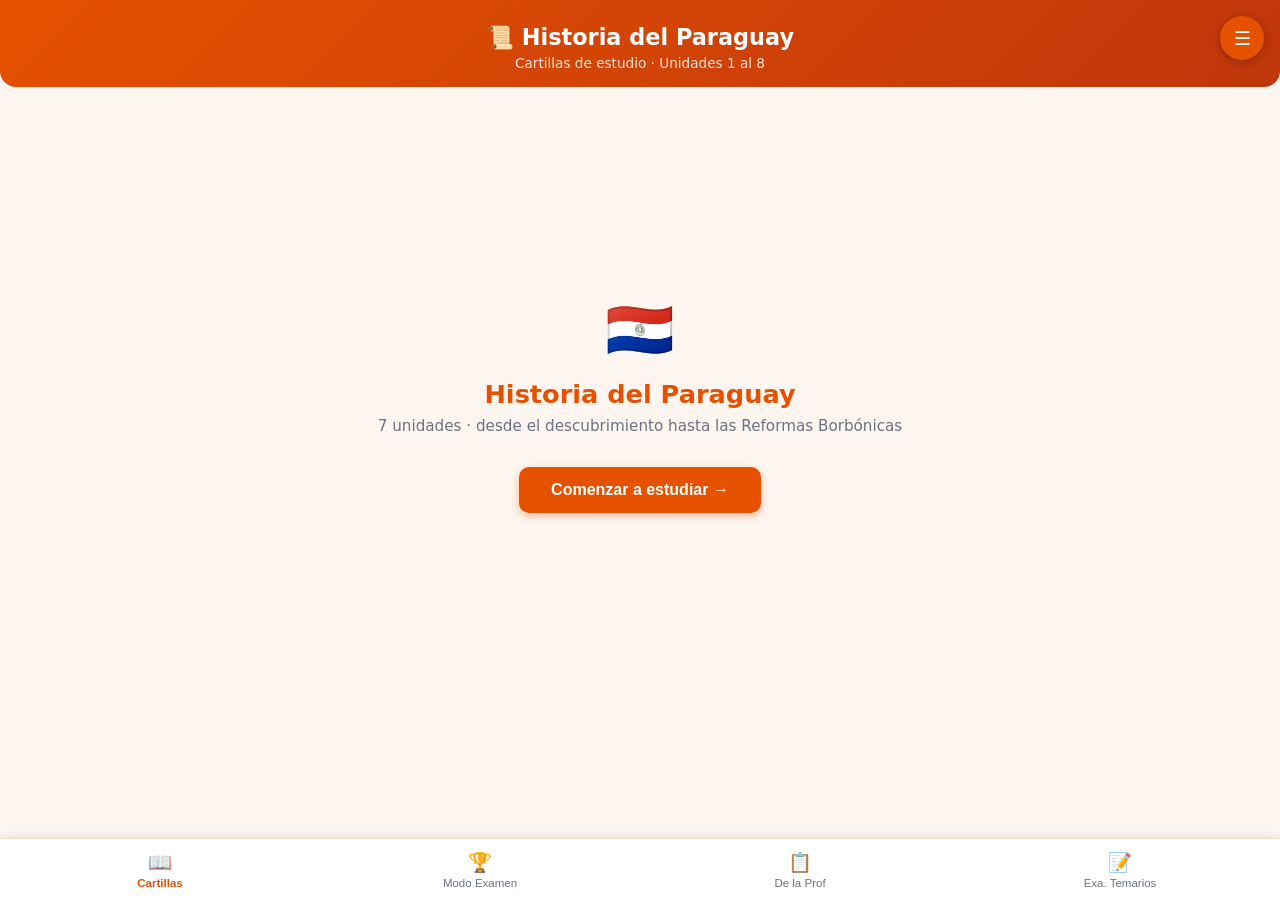
<file: index.html>
<!DOCTYPE html>
<html lang="es">
<head>
  <meta charset="UTF-8">
  <meta name="viewport" content="width=device-width, initial-scale=1.0">
  <title>Historia del Paraguay</title>
  <style>
    :root {
      --naranja: #e65100;
      --naranja-medio: #f57c00;
      --naranja-claro: #fff3e0;
      --acento: #1565c0;
      --verde: #2e7d32;
      --fondo: #fdf6f0;
      --tarjeta: #ffffff;
      --texto: #1a1a2e;
      --gris: #6b7280;
      --rojo: #c62828;
    }

    * { box-sizing: border-box; margin: 0; padding: 0; }

    body {
      font-family: system-ui, -apple-system, BlinkMacSystemFont, "Segoe UI", sans-serif;
      background: var(--fondo);
      color: var(--texto);
      min-height: 100vh;
    }

    .container {
      max-width: 860px;
      margin: 0 auto;
      padding: 1.5rem 1rem;
    }

    /* ── CABECERA ── */
    header {
      background: linear-gradient(135deg, #e65100 0%, #bf360c 100%);
      color: white;
      padding: 1.5rem 1rem 1rem;
      text-align: center;
      margin-bottom: 1.5rem;
      border-radius: 0 0 16px 16px;
    }
    header h1 { margin: 0 0 0.25rem; font-size: 1.4rem; font-weight: 700; }
    header p { margin: 0; font-size: 0.85rem; opacity: 0.85; }

    /* ── PROGRESO ── */
    .progress-wrapper {
      background: var(--tarjeta);
      border-radius: 12px;
      padding: 0.9rem 1.2rem;
      margin-bottom: 1rem;
      box-shadow: 0 1px 4px rgba(0,0,0,0.07);
      display: flex;
      align-items: center;
      gap: 1rem;
    }
    .progress-info { flex: 1; }
    .progress-label { font-size: 0.78rem; color: var(--gris); margin-bottom: 0.3rem; }
    .progress-bar-bg { width: 100%; height: 10px; background: #f0dac8; border-radius: 999px; overflow: hidden; }
    .progress-bar-fill { height: 100%; background: var(--naranja); border-radius: 999px; transition: width 0.5s ease; }
    .progress-pct { font-size: 1rem; font-weight: 700; color: var(--naranja); white-space: nowrap; }

    /* ── ÍNDICE LATERAL ── */
    .hamburger-btn {
      position: fixed; top: 1rem; right: 1rem; z-index: 200;
      background: var(--naranja); color: white; border: none;
      border-radius: 50%; width: 44px; height: 44px;
      font-size: 1.2rem; cursor: pointer;
      box-shadow: 0 2px 8px rgba(0,0,0,0.25);
    }
    .sidebar-overlay {
      display: none; position: fixed; inset: 0; background: rgba(0,0,0,0.35); z-index: 300;
    }
    .sidebar-overlay.open { display: block; }
    .sidebar {
      position: fixed; top: 0; right: -320px; width: 300px; height: 100%;
      background: white; z-index: 400; overflow-y: auto;
      transition: right 0.3s ease; box-shadow: -4px 0 16px rgba(0,0,0,0.15);
    }
    .sidebar.open { right: 0; }
    .sidebar-header {
      background: var(--naranja); color: white;
      padding: 1rem 1.2rem; display: flex; justify-content: space-between; align-items: center;
    }
    .sidebar-header h3 { font-size: 0.95rem; }
    .sidebar-close { background: none; border: none; color: white; font-size: 1.3rem; cursor: pointer; }
    .sidebar-list { list-style: none; padding: 0.5rem 0; }
    .sidebar-list li { border-bottom: 1px solid #f0e0d0; }
    .sidebar-list a {
      display: block; padding: 0.7rem 1.2rem; font-size: 0.85rem;
      color: var(--texto); text-decoration: none;
    }
    .sidebar-list a:hover { background: var(--naranja-claro); color: var(--naranja); }
    .sidebar-list a.visitada { color: var(--verde); }
    .sidebar-list a.visitada::after { content: " ✓"; }

    /* ── CARTILLAS ── */
    .cartilla {
      background: var(--tarjeta);
      border-radius: 16px;
      padding: 1.5rem;
      margin-bottom: 1.2rem;
      box-shadow: 0 2px 8px rgba(0,0,0,0.07);
      display: none;
    }
    .cartilla.activa { display: block; animation: fadeIn 0.3s ease; }
    @keyframes fadeIn { from { opacity: 0; transform: translateY(8px); } to { opacity: 1; transform: none; } }

    .cartilla-header { margin-bottom: 1rem; }
    .num-cartilla {
      display: inline-block; color: white; font-size: 0.7rem; font-weight: 700;
      padding: 0.25rem 0.7rem; border-radius: 999px; margin-bottom: 0.5rem; letter-spacing: 0.05em;
    }
    .cartilla-header h2 { font-size: 1.2rem; font-weight: 700; color: var(--texto); line-height: 1.3; }

    .concepto-clave {
      background: var(--naranja-claro); border-left: 4px solid var(--naranja);
      border-radius: 0 8px 8px 0; padding: 0.9rem 1rem; margin-bottom: 1.2rem;
    }
    .concepto-clave .etiqueta {
      font-size: 0.7rem; font-weight: 700; text-transform: uppercase;
      color: var(--naranja); letter-spacing: 0.08em; margin-bottom: 0.4rem;
    }
    .concepto-clave p { font-size: 0.9rem; line-height: 1.5; color: var(--texto); }

    .cartilla ul { padding-left: 1.2rem; margin-bottom: 1rem; }
    .cartilla ul li { margin-bottom: 0.4rem; font-size: 0.9rem; line-height: 1.5; }
    .cartilla p { font-size: 0.9rem; line-height: 1.6; margin-bottom: 0.8rem; }
    .cartilla h3 { font-size: 1rem; font-weight: 700; color: var(--naranja); margin: 1rem 0 0.5rem; }
    .cartilla h4 { font-size: 0.9rem; font-weight: 700; color: var(--naranja-medio); margin: 0.8rem 0 0.4rem; }

    /* Tabla */
    .tabla-wrap { overflow-x: auto; margin-bottom: 1rem; }
    table { width: 100%; border-collapse: collapse; font-size: 0.85rem; }
    th { background: var(--naranja); color: white; padding: 0.6rem 0.8rem; text-align: left; font-weight: 600; }
    td { padding: 0.55rem 0.8rem; border-bottom: 1px solid #f0dac8; }
    tr:nth-child(even) td { background: #fef8f3; }

    /* Cita */
    .cita {
      background: #fef0e6; border-left: 4px solid var(--naranja-medio);
      border-radius: 0 8px 8px 0; padding: 0.8rem 1rem; margin: 1rem 0;
      font-style: italic; color: #5d3a1a; font-size: 0.88rem;
    }
    .cita-autor { font-style: normal; font-weight: 700; font-size: 0.78rem; color: var(--naranja); margin-top: 0.4rem; }

    /* Badge */
    .badge {
      display: inline-block; font-size: 0.72rem; font-weight: 700; padding: 0.2rem 0.6rem;
      border-radius: 999px; margin: 0.15rem;
    }
    .badge-naranja { background: var(--naranja-claro); color: var(--naranja); }
    .badge-azul { background: #e3f2fd; color: #1565c0; }
    .badge-verde { background: #e8f5e9; color: #2e7d32; }

    /* ── MINI-QUIZ ── */
    .quiz-section { margin-top: 1.5rem; border-top: 2px solid var(--naranja-claro); padding-top: 1rem; }
    .quiz-titulo { font-size: 0.85rem; font-weight: 700; color: var(--naranja); margin-bottom: 0.8rem; }
    .quiz-pregunta { font-size: 0.88rem; font-weight: 600; margin-bottom: 0.6rem; line-height: 1.4; }
    .quiz-opciones { display: flex; flex-direction: column; gap: 0.4rem; margin-bottom: 0.6rem; }
    .quiz-opcion {
      display: flex; align-items: center; gap: 0.5rem; padding: 0.55rem 0.8rem;
      background: #fef8f3; border: 1.5px solid #f0dac8; border-radius: 8px;
      cursor: pointer; font-size: 0.85rem; transition: all 0.2s;
    }
    .quiz-opcion:hover { background: var(--naranja-claro); border-color: var(--naranja-medio); }
    .quiz-opcion.correcta { background: #e8f5e9; border-color: var(--verde); }
    .quiz-opcion.incorrecta { background: #ffebee; border-color: var(--rojo); }
    .quiz-feedback { font-size: 0.82rem; padding: 0.5rem 0.8rem; border-radius: 6px; display: none; }
    .quiz-feedback.ok { background: #e8f5e9; color: var(--verde); display: block; }
    .quiz-feedback.mal { background: #ffebee; color: var(--rojo); display: block; }

    /* ── NAVEGACIÓN ── */
    .nav-cartillas {
      display: flex; justify-content: space-between; align-items: center;
      margin-top: 1.5rem; gap: 0.5rem;
    }
    .btn-nav {
      padding: 0.6rem 1.2rem; border: none; border-radius: 8px; cursor: pointer;
      font-weight: 600; font-size: 0.88rem; transition: all 0.2s;
    }
    .btn-prev { background: #f0dac8; color: var(--naranja); }
    .btn-prev:hover { background: #e0c4a8; }
    .btn-next { background: var(--naranja); color: white; }
    .btn-next:hover { background: #bf360c; }
    .btn-nav:disabled { opacity: 0.35; cursor: not-allowed; }
    .cartilla-counter { font-size: 0.8rem; color: var(--gris); }

    /* ── PANTALLA INICIO ── */
    #pantalla-inicio {
      display: flex; flex-direction: column; align-items: center;
      justify-content: center; min-height: 60vh; text-align: center;
    }
    .inicio-icon { font-size: 3.5rem; margin-bottom: 1rem; }
    .inicio-titulo { font-size: 1.6rem; font-weight: 800; color: var(--naranja); margin-bottom: 0.5rem; }
    .inicio-sub { font-size: 0.95rem; color: var(--gris); margin-bottom: 2rem; }
    .btn-iniciar {
      background: var(--naranja); color: white; border: none; border-radius: 10px;
      padding: 0.9rem 2rem; font-size: 1rem; font-weight: 700; cursor: pointer;
      box-shadow: 0 3px 10px rgba(230,81,0,0.35); transition: all 0.2s;
    }
    .btn-iniciar:hover { background: #bf360c; transform: translateY(-1px); }

    /* ── MODO EXAMEN ── */
    #pantalla-examen { display: none; }
    .examen-header {
      background: linear-gradient(135deg, #e65100 0%, #bf360c 100%);
      color: white; padding: 1rem 1.2rem; border-radius: 12px; margin-bottom: 1rem;
      display: flex; justify-content: space-between; align-items: center;
    }
    .examen-titulo { font-size: 1rem; font-weight: 700; }
    .examen-timer { font-size: 1.1rem; font-weight: 700; font-variant-numeric: tabular-nums; }
    .examen-progress { font-size: 0.8rem; opacity: 0.85; margin-top: 0.2rem; }
    .examen-pregunta-card {
      background: white; border-radius: 12px; padding: 1.3rem;
      box-shadow: 0 2px 8px rgba(0,0,0,0.07); margin-bottom: 1rem;
    }
    .examen-num { font-size: 0.72rem; color: var(--naranja); font-weight: 700; margin-bottom: 0.5rem; text-transform: uppercase; }
    .examen-texto { font-size: 0.95rem; font-weight: 600; line-height: 1.45; margin-bottom: 1rem; }
    .examen-opciones { display: flex; flex-direction: column; gap: 0.5rem; }
    .examen-opcion {
      padding: 0.65rem 1rem; background: #fef8f3; border: 1.5px solid #f0dac8;
      border-radius: 8px; cursor: pointer; font-size: 0.88rem; transition: all 0.2s; text-align: left;
    }
    .examen-opcion:hover { background: var(--naranja-claro); border-color: var(--naranja-medio); }
    .examen-opcion.sel { background: var(--naranja-claro); border-color: var(--naranja); font-weight: 600; }
    .examen-nav { display: flex; justify-content: space-between; gap: 0.5rem; margin-top: 1rem; }
    .btn-examen-nav {
      padding: 0.6rem 1.2rem; border: none; border-radius: 8px;
      cursor: pointer; font-weight: 600; font-size: 0.88rem;
    }
    .btn-examen-prev { background: #f0dac8; color: var(--naranja); }
    .btn-finalizar { background: var(--naranja); color: white; }
    .btn-finalizar:hover { background: #bf360c; }

    /* ── RESULTADO ── */
    #pantalla-resultado { display: none; text-align: center; padding: 2rem 1rem; }
    .resultado-icon { font-size: 3rem; margin-bottom: 0.5rem; }
    .resultado-score { font-size: 2.5rem; font-weight: 800; color: var(--naranja); }
    .resultado-detalle { font-size: 0.9rem; color: var(--gris); margin: 0.5rem 0 1.5rem; }
    .resultado-review { text-align: left; }
    .review-item {
      background: white; border-radius: 10px; padding: 1rem;
      margin-bottom: 0.8rem; box-shadow: 0 1px 4px rgba(0,0,0,0.07);
    }
    .review-item.ok { border-left: 4px solid var(--verde); }
    .review-item.mal { border-left: 4px solid var(--rojo); }
    .review-pregunta { font-size: 0.88rem; font-weight: 600; margin-bottom: 0.4rem; }
    .review-resp { font-size: 0.82rem; color: var(--gris); }
    .review-correcta { color: var(--verde); font-weight: 600; }
    .review-incorrecta { color: var(--rojo); }
    .btn-reiniciar {
      margin: 1rem 0.5rem; padding: 0.7rem 1.4rem; border: none; border-radius: 8px;
      cursor: pointer; font-weight: 600; font-size: 0.9rem;
    }
    .btn-volver { background: #f0dac8; color: var(--naranja); }
    .btn-repetir { background: var(--naranja); color: white; }

    /* ── FOOTER NAV ── */
    .footer-nav {
      position: fixed; bottom: 0; left: 0; right: 0;
      background: white; border-top: 1px solid #f0dac8;
      display: flex; z-index: 100;
      box-shadow: 0 -2px 8px rgba(0,0,0,0.08);
    }
    .footer-tab {
      flex: 1; padding: 0.7rem; border: none; background: none;
      font-size: 0.78rem; color: var(--gris); cursor: pointer;
      display: flex; flex-direction: column; align-items: center; gap: 0.2rem;
    }
    .footer-tab.activo { color: var(--naranja); font-weight: 700; }
    .footer-tab-icon { font-size: 1.2rem; }
    .footer-spacer { height: 80px; }

    /* ── PORTADAS DE UNIDAD ── */
    .portada-unidad {
      background: linear-gradient(135deg, #e65100 0%, #bf360c 100%);
      color: white; border-radius: 16px; padding: 2rem 1.5rem; margin-bottom: 1.2rem;
      display: none;
    }
    .portada-unidad.activa { display: block; animation: fadeIn 0.3s ease; }
    .portada-num { font-size: 0.8rem; text-transform: uppercase; opacity: 0.8; letter-spacing: 0.1em; margin-bottom: 0.5rem; }
    .portada-titulo { font-size: 1.5rem; font-weight: 800; margin-bottom: 1rem; }
    .portada-subtemas { font-size: 0.88rem; opacity: 0.9; line-height: 1.8; }
    .portada-subtemas span { display: inline-block; background: rgba(255,255,255,0.2); border-radius: 999px; padding: 0.2rem 0.7rem; margin: 0.2rem; }

    /* ── PANTALLA PROF ── */
    #pantalla-prof { display: none; }
    .prof-unidad {
      background: var(--tarjeta); border-radius: 16px;
      margin-bottom: 1rem; box-shadow: 0 2px 8px rgba(0,0,0,0.07); overflow: hidden;
    }
    .prof-unidad-header {
      background: linear-gradient(135deg, #e65100 0%, #bf360c 100%);
      color: white; padding: 1rem 1.2rem;
      display: flex; justify-content: space-between; align-items: center;
      cursor: pointer; user-select: none;
    }
    .prof-unidad-header h3 { font-size: 1rem; font-weight: 700; margin: 0; }
    .prof-unidad-header .u-num { font-size: 0.75rem; opacity: 0.85; display: block; margin-bottom: 0.2rem; }
    .prof-chevron { font-size: 1rem; transition: transform 0.3s; }
    .prof-unidad.open .prof-chevron { transform: rotate(180deg); }
    .prof-unidad-body { display: none; padding: 0; }
    .prof-unidad.open .prof-unidad-body { display: block; }
    .prof-tema {
      border-bottom: 1px solid #f0dac8;
      overflow: hidden;
    }
    .prof-tema:last-child { border-bottom: none; }
    .prof-tema-header {
      display: flex; justify-content: space-between; align-items: center;
      padding: 0.8rem 1.2rem; cursor: pointer;
      background: none; border: none; width: 100%; text-align: left;
    }
    .prof-tema-header:hover { background: var(--naranja-claro); }
    .prof-tema-header span { font-size: 0.88rem; font-weight: 600; color: var(--texto); }
    .prof-tema-chevron { font-size: 0.8rem; color: var(--gris); transition: transform 0.3s; flex-shrink: 0; margin-left: 0.5rem; }
    .prof-tema.open .prof-tema-chevron { transform: rotate(180deg); }
    .prof-tema-body { display: none; padding: 0.5rem 1.2rem 1rem; }
    .prof-tema.open .prof-tema-body { display: block; }
    .prof-tema-body p { font-size: 0.88rem; line-height: 1.6; margin-bottom: 0.7rem; color: var(--texto); }
    .prof-tema-body ul { padding-left: 1.2rem; margin-bottom: 0.7rem; }
    .prof-tema-body ul li { font-size: 0.88rem; line-height: 1.55; margin-bottom: 0.35rem; }
    .prof-tema-body h4 { font-size: 0.88rem; font-weight: 700; color: var(--naranja); margin: 0.8rem 0 0.4rem; }
    .prof-tema-body .tabla-wrap { overflow-x: auto; margin-bottom: 0.8rem; }
    .prof-intro {
      background: var(--naranja-claro); border-left: 4px solid var(--naranja);
      border-radius: 0 8px 8px 0; padding: 0.8rem 1rem; margin-bottom: 1.2rem;
      font-size: 0.88rem; line-height: 1.5; color: var(--texto);
    }
    .prof-intro strong { color: var(--naranja); }

    /* Responsive */
    @media (max-width: 480px) {
      .cartilla { padding: 1.1rem; }
      .cartilla-header h2 { font-size: 1.05rem; }
    }
  
/* ── TEMAS EXAMEN BADGE ── */
.temas-examen-box{margin-top:14px;background:#f3e5f5;border-left:4px solid #9c27b0;border-radius:10px;padding:10px 14px;}
.temas-examen-box .etiqueta-tema{font-size:.72rem;font-weight:700;color:#7b1fa2;text-transform:uppercase;letter-spacing:.5px;margin-bottom:6px;}
.temas-examen-box ul{margin:0;padding-left:16px;}
.temas-examen-box ul li{font-size:.83rem;color:#4a148c;margin-bottom:3px;}
/* ── EXA. TEMARIOS ── */
#pantalla-exa-temarios{display:none;padding:16px;max-width:700px;margin:0 auto;}
.exa-header{text-align:center;margin-bottom:20px;}
.exa-header h2{font-size:1.4rem;color:var(--primario,#b71c1c);}
.exa-header p{color:#666;font-size:.88rem;}
.et-pregunta{background:#fff;border-radius:12px;box-shadow:0 2px 10px rgba(0,0,0,.09);padding:18px;margin-bottom:16px;border-left:4px solid var(--primario,#b71c1c);}
.et-num{font-size:.72rem;color:#999;margin-bottom:4px;}
.et-texto{font-weight:600;margin-bottom:12px;color:#1a1a2e;line-height:1.4;}
.et-opciones{list-style:none;padding:0;margin:0;}
.et-opciones li{padding:9px 12px;border-radius:8px;border:1.5px solid #e0e0e0;margin-bottom:7px;cursor:pointer;font-size:.87rem;transition:background .15s,border-color .15s;}
.et-opciones li:hover:not(.deshabilitada){background:#f0f4ff;border-color:var(--primario,#b71c1c);}
.et-opciones li.correcta{background:#e8f5e9;border-color:#43a047;color:#2e7d32;font-weight:600;}
.et-opciones li.incorrecta{background:#ffebee;border-color:#e53935;color:#c62828;}
.et-opciones li.deshabilitada{pointer-events:none;}
.et-explicacion{display:none;margin-top:10px;padding:8px 12px;background:#fffde7;border-radius:8px;font-size:.82rem;color:#555;border-left:3px solid #fdd835;line-height:1.4;}
.et-puntaje-bar{display:none;background:#2e7d32;color:#fff;text-align:center;padding:12px;border-radius:10px;font-weight:700;font-size:1rem;box-shadow:0 4px 12px rgba(0,0,0,.2);margin-bottom:14px;}
.et-btn-reiniciar{display:none;margin:0 auto 90px;padding:12px 32px;background:var(--primario,#b71c1c);color:#fff;border:none;border-radius:10px;font-size:1rem;cursor:pointer;font-weight:600;width:100%;max-width:320px;}
.et-btn-reiniciar:hover{opacity:.85;}
.et-badge-t1{display:inline-block;background:#e65100;color:#fff;font-size:.68rem;padding:2px 7px;border-radius:20px;font-weight:700;margin-left:6px;vertical-align:middle;}
.et-badge-t2{display:inline-block;background:#1565c0;color:#fff;font-size:.68rem;padding:2px 7px;border-radius:20px;font-weight:700;margin-left:6px;vertical-align:middle;}
/* footer 4 tabs */
.footer-nav{display:flex;}
.footer-tab{flex:1;font-size:.72rem;}

</style>
</head>
<body>

<header>
  <h1>📜 Historia del Paraguay</h1>
  <p>Cartillas de estudio · Unidades 1 al 8</p>
</header>

<button class="hamburger-btn" onclick="abrirSidebar()" title="Índice">☰</button>

<div class="sidebar-overlay" id="overlay" onclick="cerrarSidebar()"></div>
<aside class="sidebar" id="sidebar">
  <div class="sidebar-header">
    <h3>📋 Índice de Cartillas</h3>
    <button class="sidebar-close" onclick="cerrarSidebar()">✕</button>
  </div>
  <ul class="sidebar-list" id="lista-sidebar"></ul>
</aside>

<div class="container">

  <!-- PANTALLA INICIO -->
  <div id="pantalla-inicio">
    <div class="inicio-icon">🇵🇾</div>
    <div class="inicio-titulo">Historia del Paraguay</div>
    <div class="inicio-sub">7 unidades · desde el descubrimiento hasta las Reformas Borbónicas</div>
    <button class="btn-iniciar" onclick="iniciarEstudio()">Comenzar a estudiar →</button>
  </div>

  <!-- PANTALLA CARTILLAS -->
  <div id="pantalla-cartillas" style="display:none;">

    <div class="progress-wrapper">
      <div class="progress-info">
        <div class="progress-label">Progreso de estudio</div>
        <div class="progress-bar-bg">
          <div class="progress-bar-fill" id="barra-progreso" style="width:0%"></div>
        </div>
      </div>
      <div class="progress-pct" id="pct-progreso">0%</div>
    </div>

    <!-- ══════════════════════════════════════════════
         UNIDAD 1 — Exploraciones y Descubrimientos
         ══════════════════════════════════════════════ -->

    <!-- PORTADA U1 -->
    <div class="cartilla activa" id="c0" data-unidad="1">
      <div class="cartilla-header">
        <span class="num-cartilla" style="background:#e65100;">Unidad 1</span>
        <h2>Exploraciones y Descubrimientos</h2>
      </div>
      <div class="concepto-clave">
        <div class="etiqueta">Temas de esta unidad</div>
        <p>El contexto europeo del siglo XV, los navegantes portugueses, Cristóbal Colón y sus cuatro viajes, las Bulas Alejandrinas y el Tratado de Tordesillas.</p>
      </div>
      <ul>
        <li>Transición del feudalismo al capitalismo comercial</li>
        <li>La escuela de navegación portuguesa y sus exploraciones</li>
        <li>Los cuatro viajes de Cristóbal Colón (1492–1504)</li>
        <li>Bulas Alejandrinas (1493) y Tratado de Tordesillas</li>
      </ul>
    
      <div class="temas-examen-box">
        <div class="etiqueta-tema">📌 Temas del Examen</div>
        <ul>
        <li>Motivaciones económicas de las exploraciones</li>
        <li>Los 4 viajes de Cristóbal Colón</li>
        <li>Bulas Alejandrinas vs. Tratado de Tordesillas</li>
        </ul>
      </div></div>

    <!-- C1: Europa siglo XV -->
    <div class="cartilla" id="c1" data-unidad="1">
      <div class="cartilla-header">
        <span class="num-cartilla" style="background:#e65100;">U1 · Cartilla 1</span>
        <h2>Europa en el Siglo XV</h2>
      </div>
      <div class="concepto-clave">
        <div class="etiqueta">Idea central</div>
        <p>El siglo XV marcó la transición del feudalismo al capitalismo comercial. Europa necesitaba oro, plata y rutas nuevas a Asia para sostener su crecimiento económico.</p>
      </div>
      <h3>Factores que impulsaron las exploraciones</h3>
      <ul>
        <li><strong>Búsqueda de rutas a Asia:</strong> las especias eran enormemente valiosas y el camino terrestre era costoso.</li>
        <li><strong>Caída de Constantinopla (1453):</strong> los turcos otomanos cortaron las rutas comerciales tradicionales.</li>
        <li><strong>Avances tecnológicos:</strong> perfeccionamiento de la brújula y la carabela; invención de la imprenta por Gutenberg (~1440), que difundió el conocimiento.</li>
        <li><strong>Ambición de riquezas:</strong> necesidad de oro y plata para la economía monetaria emergente.</li>
        <li><strong>Motivación religiosa:</strong> deseo de expandir el cristianismo.</li>
      </ul>
      <h3>Los Portugueses — Enrique el Navegante</h3>
      <p>El Infante Enrique de Portugal fundó una escuela de navegación en el Algarve. Bajo su impulso, los portugueses exploraron la costa africana sistemáticamente.</p>
      <ul>
        <li><strong>Islas:</strong> Azores, Cabo Verde, Madeira.</li>
        <li><strong>Bartolomé Díaz (1488):</strong> llegó al extremo sur de África. El rey lo llamó Cabo Tormentoso; luego se renombró <em>Cabo de Buena Esperanza</em>.</li>
      </ul>
      <h3>Tratado de Alcazovas-Toledo (1479–1480)</h3>
      <div class="tabla-wrap">
        <table>
          <tr><th>Portugal obtiene</th><th>Castilla obtiene</th></tr>
          <tr><td>África (Guinea, Azores, Madeira, Cabo Verde)</td><td>Islas Canarias</td></tr>
        </table>
      </div>
      <div class="quiz-section">
        <div class="quiz-titulo">✏️ Mini-Quiz</div>
        <div class="quiz-pregunta">¿Cuál fue el factor que interrumpió las rutas comerciales europeas hacia Asia y aceleró la búsqueda de nuevas rutas?</div>
        <div class="quiz-opciones">
          <div class="quiz-opcion" onclick="responder(this,'mal')">La invención de la imprenta</div>
          <div class="quiz-opcion" onclick="responder(this,'ok')">La caída de Constantinopla (1453)</div>
          <div class="quiz-opcion" onclick="responder(this,'mal')">El Tratado de Alcazovas</div>
          <div class="quiz-opcion" onclick="responder(this,'mal')">El descubrimiento del Cabo de Buena Esperanza</div>
        </div>
        <div class="quiz-feedback ok" style="display:none;">¡Correcto! La caída de Constantinopla en manos otomanas cortó las rutas de las especias y obligó a Europa a buscar caminos alternativos por mar.</div>
        <div class="quiz-feedback mal" style="display:none;">Incorrecto. La respuesta correcta es la caída de Constantinopla (1453), que bloqueó las rutas terrestres hacia Asia.</div>
      </div>
    
      <div class="temas-examen-box">
        <div class="etiqueta-tema">📌 Temas del Examen</div>
        <ul>
        <li>Motivaciones económicas de las exploraciones</li>
        <li>Los 4 viajes de Cristóbal Colón</li>
        <li>Bulas Alejandrinas vs. Tratado de Tordesillas</li>
        </ul>
      </div></div>

    <!-- C2: Cristóbal Colón -->
    <div class="cartilla" id="c2" data-unidad="1">
      <div class="cartilla-header">
        <span class="num-cartilla" style="background:#e65100;">U1 · Cartilla 2</span>
        <h2>Cristóbal Colón y sus Cuatro Viajes</h2>
      </div>
      <div class="concepto-clave">
        <div class="etiqueta">Idea central</div>
        <p>Colón, convencido de que la Tierra era redonda, propuso llegar a Asia navegando hacia el oeste. El 12 de octubre de 1492 llegó a América, cambiando la historia del mundo.</p>
      </div>
      <p>Nacido en Génova en 1451, Colón buscó financiamiento en Portugal sin éxito. Finalmente los Reyes Católicos de Castilla apoyaron su proyecto.</p>
      <div class="tabla-wrap">
        <table>
          <tr><th>Viaje</th><th>Años</th><th>Hitos principales</th></tr>
          <tr><td><strong>1°</strong></td><td>1492–1493</td><td>Sale el 3 agosto (La Pinta, La Niña, Santa María). Llega a Guanahani (San Salvador) el 12/10/1492.</td></tr>
          <tr><td><strong>2°</strong></td><td>1493–1496</td><td>Dominica, Martinica, Guadalupe, Puerto Rico, Jamaica. Funda Villa Isabela.</td></tr>
          <tr><td><strong>3°</strong></td><td>1498–1500</td><td>Isla Trinidad, desembocadura del Orinoco. Fue arrestado y enviado a España.</td></tr>
          <tr><td><strong>4°</strong></td><td>1502–1504</td><td>Exploró desde Honduras hasta Panamá.</td></tr>
        </table>
      </div>
      <p>Colón falleció el 20 de mayo de 1506 en Valladolid, sin saber que había llegado a un continente desconocido para los europeos.</p>
      <div class="quiz-section">
        <div class="quiz-titulo">✏️ Mini-Quiz</div>
        <div class="quiz-pregunta">¿Cuál fue el nombre del lugar donde Colón llegó el 12 de octubre de 1492?</div>
        <div class="quiz-opciones">
          <div class="quiz-opcion" onclick="responder(this,'mal')">Villa Isabela</div>
          <div class="quiz-opcion" onclick="responder(this,'ok')">Guanahani (San Salvador)</div>
          <div class="quiz-opcion" onclick="responder(this,'mal')">Isla Trinidad</div>
          <div class="quiz-opcion" onclick="responder(this,'mal')">La Española</div>
        </div>
        <div class="quiz-feedback ok" style="display:none;">¡Correcto! La isla Guanahani, renombrada San Salvador, fue el primer territorio americano avistado el 12 de octubre de 1492.</div>
        <div class="quiz-feedback mal" style="display:none;">Incorrecto. Colón llegó a la isla Guanahani (San Salvador) el 12 de octubre de 1492.</div>
      </div>
    
      <div class="temas-examen-box">
        <div class="etiqueta-tema">📌 Temas del Examen</div>
        <ul>
        <li>Motivaciones económicas de las exploraciones</li>
        <li>Los 4 viajes de Cristóbal Colón</li>
        <li>Bulas Alejandrinas vs. Tratado de Tordesillas</li>
        </ul>
      </div></div>

    <!-- C3: Bulas y Tordesillas -->
    <div class="cartilla" id="c3" data-unidad="1">
      <div class="cartilla-header">
        <span class="num-cartilla" style="background:#e65100;">U1 · Cartilla 3</span>
        <h2>Bulas Alejandrinas y Tratado de Tordesillas</h2>
      </div>
      <div class="concepto-clave">
        <div class="etiqueta">Idea central</div>
        <p>El Papa y las potencias ibéricas dividieron el mundo entre España y Portugal mediante documentos jurídicos que determinaron qué territorios podía colonizar cada reino.</p>
      </div>
      <h3>Bulas Alejandrinas (1493)</h3>
      <p>Emitidas por el Papa Alejandro VI. Constaron de 5 documentos que establecieron una línea a 100 leguas al oeste de las islas Azores y Cabo Verde:</p>
      <ul>
        <li><strong>Al oeste de la línea:</strong> pertenecía a Castilla.</li>
        <li><strong>Al este de la línea:</strong> pertenecía a Portugal.</li>
      </ul>
      <h3>Tratado de Tordesillas (1494)</h3>
      <p>Firmado entre Castilla y el rey Juan II de Portugal. Corrió la línea de demarcación a <strong>370 leguas al oeste del archipiélago de Cabo Verde</strong>.</p>
      <div class="tabla-wrap">
        <table>
          <tr><th>Castilla (oeste)</th><th>Portugal (este)</th></tr>
          <tr><td>América en general</td><td>Brasil, África, Asia</td></tr>
        </table>
      </div>
      <div class="cita">
        "El Tratado de Tordesillas fue lo que permitió a Portugal colonizar Brasil legalmente."
        <div class="cita-autor">— Consecuencia histórica del acuerdo</div>
      </div>
      <div class="quiz-section">
        <div class="quiz-titulo">✏️ Mini-Quiz</div>
        <div class="quiz-pregunta">¿A cuántas leguas al oeste de Cabo Verde fijó el Tratado de Tordesillas la línea divisoria?</div>
        <div class="quiz-opciones">
          <div class="quiz-opcion" onclick="responder(this,'mal')">100 leguas</div>
          <div class="quiz-opcion" onclick="responder(this,'mal')">250 leguas</div>
          <div class="quiz-opcion" onclick="responder(this,'ok')">370 leguas</div>
          <div class="quiz-opcion" onclick="responder(this,'mal')">500 leguas</div>
        </div>
        <div class="quiz-feedback ok" style="display:none;">¡Correcto! El Tratado de Tordesillas estableció la línea a 370 leguas al oeste de Cabo Verde.</div>
        <div class="quiz-feedback mal" style="display:none;">Incorrecto. La respuesta correcta es 370 leguas al oeste de Cabo Verde.</div>
      </div>
    
      <div class="temas-examen-box">
        <div class="etiqueta-tema">📌 Temas del Examen</div>
        <ul>
        <li>Motivaciones económicas de las exploraciones</li>
        <li>Los 4 viajes de Cristóbal Colón</li>
        <li>Bulas Alejandrinas vs. Tratado de Tordesillas</li>
        </ul>
      </div></div>

    <!-- ══════════════════════════════════════════════
         UNIDAD 2 — Población Precolombina
         ══════════════════════════════════════════════ -->

    <!-- PORTADA U2 -->
    <div class="cartilla" id="c4" data-unidad="2">
      <div class="cartilla-header">
        <span class="num-cartilla" style="background:#f57c00;">Unidad 2</span>
        <h2>Población Precolombina del Paraguay</h2>
      </div>
      <div class="concepto-clave">
        <div class="etiqueta">Temas de esta unidad</div>
        <p>Periodización de la historia paraguaya, prehistoria y edades, etnias chaqueñas y la nación guaraní: su organización social, familiar y política.</p>
      </div>
      <ul>
        <li>División de la historia paraguaya en periodos</li>
        <li>Edad de Piedra y Edad de los Metales</li>
        <li>Grupos chaqueños (Guaycurúes, Matacos, Zamucos)</li>
        <li>La nación Guaraní: parcialidades, vivienda, familia y organización política</li>
      </ul>
    
      <div class="temas-examen-box">
        <div class="etiqueta-tema">📌 Temas del Examen</div>
        <ul>
        <li>Organización social, política y económica guaraní</li>
        <li>Antropofagia ritual como práctica religiosa guaraní</li>
        </ul>
      </div></div>

    <!-- C5: Periodos históricos -->
    <div class="cartilla" id="c5" data-unidad="2">
      <div class="cartilla-header">
        <span class="num-cartilla" style="background:#f57c00;">U2 · Cartilla 1</span>
        <h2>Periodización de la Historia Paraguaya</h2>
      </div>
      <div class="concepto-clave">
        <div class="etiqueta">Idea central</div>
        <p>La historia del Paraguay se divide en seis grandes periodos, desde la época precolonial hasta el periodo actual que comienza con el Tratado de Paz del Chaco.</p>
      </div>
      <div class="tabla-wrap">
        <table>
          <tr><th>Periodo</th><th>Referencia temporal</th></tr>
          <tr><td><strong>Precolonial</strong></td><td>Hasta la fundación de Asunción</td></tr>
          <tr><td><strong>Conquista</strong></td><td>Hasta la división de la Provincia Gigante</td></tr>
          <tr><td><strong>Colonial</strong></td><td>Época colonial española</td></tr>
          <tr><td><strong>Independencia</strong></td><td>Hasta la muerte del Dr. Francia</td></tr>
          <tr><td><strong>Organización Nacional</strong></td><td>C.A. López, F.S. López, Triple Alianza</td></tr>
          <tr><td><strong>Constitucional</strong></td><td>Hasta deposición Eusebio Ayala (1936)</td></tr>
          <tr><td><strong>Actual</strong></td><td>Desde el Tratado de Paz del Chaco</td></tr>
        </table>
      </div>
      <h3>Prehistoria</h3>
      <p>La prehistoria se divide en la <strong>Edad de Piedra</strong> (Paleolítico, Mesolítico y Neolítico) y la <strong>Edad de los Metales</strong> (cobre, bronce, hierro).</p>
      <div class="tabla-wrap">
        <table>
          <tr><th>Periodo</th><th>Características</th></tr>
          <tr><td>Paleolítico</td><td>Nómadas, cazadores-recolectores, uso del fuego</td></tr>
          <tr><td>Mesolítico</td><td>Periodo de transición</td></tr>
          <tr><td>Neolítico</td><td>Agricultura, ganadería, sedentarismo</td></tr>
          <tr><td>Edad de los Metales</td><td>Cobre → bronce → hierro; aparece la rueda y el comercio</td></tr>
        </table>
      </div>
      <div class="quiz-section">
        <div class="quiz-titulo">✏️ Mini-Quiz</div>
        <div class="quiz-pregunta">¿En qué periodo prehistórico aparecen la agricultura y el sedentarismo?</div>
        <div class="quiz-opciones">
          <div class="quiz-opcion" onclick="responder(this,'mal')">Paleolítico</div>
          <div class="quiz-opcion" onclick="responder(this,'mal')">Mesolítico</div>
          <div class="quiz-opcion" onclick="responder(this,'ok')">Neolítico</div>
          <div class="quiz-opcion" onclick="responder(this,'mal')">Edad del Bronce</div>
        </div>
        <div class="quiz-feedback ok" style="display:none;">¡Correcto! El Neolítico se caracteriza por la aparición de la agricultura, la ganadería y el sedentarismo.</div>
        <div class="quiz-feedback mal" style="display:none;">Incorrecto. Es el Neolítico el periodo en que aparecen la agricultura, la ganadería y el sedentarismo.</div>
      </div>
    
      <div class="temas-examen-box">
        <div class="etiqueta-tema">📌 Temas del Examen</div>
        <ul>
        <li>Organización social, política y económica guaraní</li>
        <li>Antropofagia ritual como práctica religiosa guaraní</li>
        </ul>
      </div></div>

    <!-- C6: Guaraníes -->
    <div class="cartilla" id="c6" data-unidad="2">
      <div class="cartilla-header">
        <span class="num-cartilla" style="background:#f57c00;">U2 · Cartilla 2</span>
        <h2>Los Guaraníes — Etnias y Organización</h2>
      </div>
      <div class="concepto-clave">
        <div class="etiqueta">Idea central</div>
        <p>Los guaraníes eran el grupo más numeroso del Paraguay precolonial. Su organización se basaba en la <em>taba</em> (aldea) y el liderazgo del <em>rubicha</em>, con una estructura familiar poligámica.</p>
      </div>
      <h3>Grupos Chaqueños</h3>
      <p>Habitaban el Chaco paraguayo con economía de recolección, caza y pesca. Se organizaban en agrupaciones de 50 a 200 personas dirigidas por un consejo de ancianos.</p>
      <div class="badge badge-naranja">Guaycurúes (Mbaya, Payaguá, Toba, Abipon)</div>
      <div class="badge badge-azul">Matacos (Chulupi, Choroti)</div>
      <div class="badge badge-verde">Zamucos</div>

      <h3>Parcialidades Guaraníes</h3>
      <div class="tabla-wrap">
        <table>
          <tr><th>Parcialidad</th><th>Ubicación</th></tr>
          <tr><td>Carios</td><td>Inmediaciones de Asunción</td></tr>
          <tr><td>Itatines</td><td>Norte del Paraguay / sur de Mato Grosso</td></tr>
          <tr><td>Omaguas</td><td>Norte, riberas del Amazonas</td></tr>
          <tr><td>Chiriguanos</td><td>Bolivia y los Andes</td></tr>
          <tr><td>Chiripas</td><td>Región del Guairá</td></tr>
          <tr><td>Guarayos</td><td>Santa Cruz de la Sierra</td></tr>
        </table>
      </div>
      <h3>Organización Social Guaraní</h3>
      <ul>
        <li><strong>Taba:</strong> pueblo de máximo 7 cabañas; paredes de ramas y hojas de palmera; espacio central para fiestas y ritos.</li>
        <li><strong>Familia:</strong> padre como cabeza; poligamia permitida; el hombre debía participar en una guerra para poder casarse; el divorcio se permitía con simple expresión de voluntad.</li>
        <li><strong>Política:</strong> cada taba era independiente; el <em>rubicha</em> era elegido por el consejo de ancianos; la organización tribal solo se activaba para la guerra.</li>
      </ul>
      <div class="quiz-section">
        <div class="quiz-titulo">✏️ Mini-Quiz</div>
        <div class="quiz-pregunta">¿Cómo se llamaba el pueblo o aldea de los guaraníes?</div>
        <div class="quiz-opciones">
          <div class="quiz-opcion" onclick="responder(this,'mal')">Rubicha</div>
          <div class="quiz-opcion" onclick="responder(this,'ok')">Taba</div>
          <div class="quiz-opcion" onclick="responder(this,'mal')">Coty guazú</div>
          <div class="quiz-opcion" onclick="responder(this,'mal')">Tupa-Mbae</div>
        </div>
        <div class="quiz-feedback ok" style="display:none;">¡Correcto! La <em>taba</em> era el nombre del pueblo guaraní, formado por un máximo de 7 cabañas.</div>
        <div class="quiz-feedback mal" style="display:none;">Incorrecto. La aldea guaraní se llamaba <em>taba</em>. El <em>rubicha</em> era el líder elegido por los ancianos.</div>
      </div>
    
      <div class="temas-examen-box">
        <div class="etiqueta-tema">📌 Temas del Examen</div>
        <ul>
        <li>Organización social, política y económica guaraní</li>
        <li>Antropofagia ritual como práctica religiosa guaraní</li>
        </ul>
      </div></div>

    <!-- ══════════════════════════════════════════════
         UNIDAD 3 — Exploraciones y Conquistas
         ══════════════════════════════════════════════ -->

    <!-- PORTADA U3 -->
    <div class="cartilla" id="c7" data-unidad="3">
      <div class="cartilla-header">
        <span class="num-cartilla" style="background:#d84315;">Unidad 3</span>
        <h2>Exploraciones y Conquistas en el Río de la Plata</h2>
      </div>
      <div class="concepto-clave">
        <div class="etiqueta">Temas de esta unidad</div>
        <p>Los exploradores que llegaron a la cuenca del Plata, la institución del Adelantado, la fundación de Asunción y los primeros gobiernos coloniales.</p>
      </div>
      <ul>
        <li>Primeros exploradores: Balboa, Solís, Magallanes, Elcano, García, Gaboto</li>
        <li>Los cinco Adelantados del Río de la Plata</li>
        <li>Fundación de Buenos Aires (1536) y Asunción (1537)</li>
        <li>Domingo Martínez de Irala y el mestizaje</li>
      </ul>
    
      <div class="temas-examen-box">
        <div class="etiqueta-tema">📌 Temas del Examen</div>
        <ul>
        <li>Descubrimiento del Mar del Sur — Vasco Núñez de Balboa (1513)</li>
        <li>Los Adelantados del Río de la Plata</li>
        <li>Obras de Domingo Martínez de Irala</li>
        <li>Fundación de Asunción (15 de agosto de 1537)</li>
        <li>Real Provisión de 1537 — elección popular</li>
        <li>El Adelantazgo como institución colonial</li>
        </ul>
      </div></div>

    <!-- C8: Primeros Exploradores -->
    <div class="cartilla" id="c8" data-unidad="3">
      <div class="cartilla-header">
        <span class="num-cartilla" style="background:#d84315;">U3 · Cartilla 1</span>
        <h2>Los Primeros Exploradores</h2>
      </div>
      <div class="concepto-clave">
        <div class="etiqueta">Idea central</div>
        <p>Antes de la conquista formal, varios exploradores abrieron el camino al Río de la Plata y al Paraguay, muchos de ellos buscando la legendaria "Sierra de la Plata".</p>
      </div>
      <div class="tabla-wrap">
        <table>
          <tr><th>Explorador</th><th>Año</th><th>Logro</th></tr>
          <tr><td>Vasco Núñez de Balboa</td><td>1513</td><td>Descubrió el Mar del Sur (Océano Pacífico)</td></tr>
          <tr><td>Juan Díaz de Solís</td><td>1515</td><td>Llegó al "Mar Dulce" (futuro Río de la Plata)</td></tr>
          <tr><td>Hernando de Magallanes</td><td>1520</td><td>Descubrió el estrecho que une Atlántico y Pacífico</td></tr>
          <tr><td>Sebastián Elcano</td><td>1519–1522</td><td>Primera circunnavegación de la Tierra (18 sobrevivientes)</td></tr>
          <tr><td>Alejo García</td><td>~1525</td><td>Descubridor del Paraguay; primer europeo en cruzar tierras paraguayas</td></tr>
          <tr><td>Sebastián Gaboto</td><td>1527–1528</td><td>Exploró Paraná y Paraguay; fundó Sancti Spiritu (primer asentamiento en Argentina)</td></tr>
        </table>
      </div>
      <p><strong>Alejo García</strong> era un náufrago de la expedición de Solís. Cruzó las tierras paraguayas en busca de la Sierra de la Plata, llegando al Alto Perú, donde fue muerto por indígenas al regresar.</p>
      <div class="quiz-section">
        <div class="quiz-titulo">✏️ Mini-Quiz</div>
        <div class="quiz-pregunta">¿Quién es considerado el descubridor del Paraguay?</div>
        <div class="quiz-opciones">
          <div class="quiz-opcion" onclick="responder(this,'mal')">Juan Díaz de Solís</div>
          <div class="quiz-opcion" onclick="responder(this,'mal')">Sebastián Gaboto</div>
          <div class="quiz-opcion" onclick="responder(this,'ok')">Alejo García</div>
          <div class="quiz-opcion" onclick="responder(this,'mal')">Pedro de Mendoza</div>
        </div>
        <div class="quiz-feedback ok" style="display:none;">¡Correcto! Alejo García, náufrago de la expedición de Solís, fue el primer europeo en cruzar el territorio paraguayo y es considerado su descubridor.</div>
        <div class="quiz-feedback mal" style="display:none;">Incorrecto. Alejo García es considerado el descubridor del Paraguay; cruzó sus tierras ~1525 en busca de la Sierra de la Plata.</div>
      </div>
    
      <div class="temas-examen-box">
        <div class="etiqueta-tema">📌 Temas del Examen</div>
        <ul>
        <li>Descubrimiento del Mar del Sur — Vasco Núñez de Balboa (1513)</li>
        <li>Los Adelantados del Río de la Plata</li>
        <li>Obras de Domingo Martínez de Irala</li>
        <li>Fundación de Asunción (15 de agosto de 1537)</li>
        <li>Real Provisión de 1537 — elección popular</li>
        <li>El Adelantazgo como institución colonial</li>
        </ul>
      </div></div>

    <!-- C9: Los Adelantados -->
    <div class="cartilla" id="c9" data-unidad="3">
      <div class="cartilla-header">
        <span class="num-cartilla" style="background:#d84315;">U3 · Cartilla 2</span>
        <h2>Los Adelantados del Río de la Plata</h2>
      </div>
      <div class="concepto-clave">
        <div class="etiqueta">Idea central</div>
        <p>Los Adelantados eran funcionarios nombrados por la Corona española con poderes administrativos, judiciales y militares. Debían costear sus propias expediciones y podían designar sucesor.</p>
      </div>
      <h3>Objetivos principales</h3>
      <ul>
        <li>Buscar camino al Perú</li>
        <li>Defender de los portugueses</li>
        <li>Ocupar la cuenca del Río de la Plata</li>
      </ul>
      <div class="tabla-wrap">
        <table>
          <tr><th>#</th><th>Adelantado</th><th>Nota</th></tr>
          <tr><td>1°</td><td>Pedro de Mendoza</td><td>Nombrado 21/5/1534 por Carlos V. Fundó Buenos Aires (2/2/1536). Falleció en alta mar (23/6/1537).</td></tr>
          <tr><td>2°</td><td>Alvar Núñez Cabeza de Vaca</td><td>Llegó a Asunción el 11/3/1542. Fue depuesto e Irala retomó el gobierno.</td></tr>
          <tr><td>3°</td><td>Juan de Sanabria</td><td>No ejerció. Tampoco su hijo Diego. Sí ejerció su madre, Doña Mencía de Sanabria.</td></tr>
          <tr><td>4°</td><td>Juan Ortiz de Zarate</td><td>Llegó con los Franciscanos en 1575.</td></tr>
          <tr><td>5°</td><td>Juan Torres de Vera y Aragón</td><td>Último adelantado del Río de la Plata.</td></tr>
        </table>
      </div>
      <div class="quiz-section">
        <div class="quiz-titulo">✏️ Mini-Quiz</div>
        <div class="quiz-pregunta">¿Quién fundó la ciudad de Buenos Aires el 2 de febrero de 1536?</div>
        <div class="quiz-opciones">
          <div class="quiz-opcion" onclick="responder(this,'ok')">Pedro de Mendoza</div>
          <div class="quiz-opcion" onclick="responder(this,'mal')">Juan de Ayolas</div>
          <div class="quiz-opcion" onclick="responder(this,'mal')">Alvar Núñez Cabeza de Vaca</div>
          <div class="quiz-opcion" onclick="responder(this,'mal')">Juan de Salazar de Espinoza</div>
        </div>
        <div class="quiz-feedback ok" style="display:none;">¡Correcto! Pedro de Mendoza fundó el fuerte de Nuestra Señora del Buen Aire el 2 de febrero de 1536.</div>
        <div class="quiz-feedback mal" style="display:none;">Incorrecto. Fue Pedro de Mendoza quien fundó Buenos Aires el 2 de febrero de 1536.</div>
      </div>
    
      <div class="temas-examen-box">
        <div class="etiqueta-tema">📌 Temas del Examen</div>
        <ul>
        <li>Descubrimiento del Mar del Sur — Vasco Núñez de Balboa (1513)</li>
        <li>Los Adelantados del Río de la Plata</li>
        <li>Obras de Domingo Martínez de Irala</li>
        <li>Fundación de Asunción (15 de agosto de 1537)</li>
        <li>Real Provisión de 1537 — elección popular</li>
        <li>El Adelantazgo como institución colonial</li>
        </ul>
      </div></div>

    <!-- C10: Fundación de Asunción -->
    <div class="cartilla" id="c10" data-unidad="3">
      <div class="cartilla-header">
        <span class="num-cartilla" style="background:#d84315;">U3 · Cartilla 3</span>
        <h2>Fundación de Asunción y Primeros Gobiernos</h2>
      </div>
      <div class="concepto-clave">
        <div class="etiqueta">Idea central</div>
        <p>El 15 de agosto de 1537, Juan de Salazar de Espinoza fundó la Casa Fuerte Nuestra Señora de la Asunción, origen de la actual capital del Paraguay.</p>
      </div>
      <h3>Colinas históricas de Asunción</h3>
      <ul>
        <li><strong>Loma Kavara:</strong> lugar probable de fundación (hoy Plaza de los Comuneros)</li>
        <li><strong>Loma San Jerónimo, Loma Clavel</strong> (Cuartel de Infantería de Marina)</li>
        <li><strong>Loma Cachinga:</strong> antiguo Hospital de Clínicas</li>
        <li><strong>Loma del Mangrullo:</strong> punto más alto; hoy Parque Carlos Antonio López</li>
        <li><strong>Loma de la Encarnación:</strong> Iglesia de la Encarnación</li>
      </ul>
      <h3>Real Provisión del 12 de setiembre de 1537</h3>
      <p>Ante la muerte de Mendoza, el rey Carlos V comisionó a Alonso Cabrera con una Cédula Real que disponía: si el Adelantado no había designado lugarteniente, los pobladores elegirían al más indicado. Bajo esta norma, <strong>Domingo Martínez de Irala</strong> asumió el gobierno el 31 de julio de 1539.</p>
      <h3>El Mestizaje</h3>
      <p>Irala ofreció a los carios guaraníes —que también anhelaban llegar al Perú— una alianza. Los carios entregaron sus hijas en "prenda de amistad" con los españoles. Así surgió el <strong>mestizaje</strong>, que sería el cimiento de la nueva comunidad paraguaya.</p>
      <div class="quiz-section">
        <div class="quiz-titulo">✏️ Mini-Quiz</div>
        <div class="quiz-pregunta">¿Quién fundó la Casa Fuerte Nuestra Señora de la Asunción el 15 de agosto de 1537?</div>
        <div class="quiz-opciones">
          <div class="quiz-opcion" onclick="responder(this,'mal')">Pedro de Mendoza</div>
          <div class="quiz-opcion" onclick="responder(this,'mal')">Juan de Ayolas</div>
          <div class="quiz-opcion" onclick="responder(this,'ok')">Juan de Salazar de Espinoza</div>
          <div class="quiz-opcion" onclick="responder(this,'mal')">Domingo Martínez de Irala</div>
        </div>
        <div class="quiz-feedback ok" style="display:none;">¡Correcto! Juan de Salazar de Espinoza fundó la Casa Fuerte de Asunción el 15 de agosto de 1537.</div>
        <div class="quiz-feedback mal" style="display:none;">Incorrecto. Fue Juan de Salazar de Espinoza el fundador de Asunción el 15 de agosto de 1537.</div>
      </div>
    
      <div class="temas-examen-box">
        <div class="etiqueta-tema">📌 Temas del Examen</div>
        <ul>
        <li>Descubrimiento del Mar del Sur — Vasco Núñez de Balboa (1513)</li>
        <li>Los Adelantados del Río de la Plata</li>
        <li>Obras de Domingo Martínez de Irala</li>
        <li>Fundación de Asunción (15 de agosto de 1537)</li>
        <li>Real Provisión de 1537 — elección popular</li>
        <li>El Adelantazgo como institución colonial</li>
        </ul>
      </div></div>

    <!-- ══════════════════════════════════════════════
         UNIDAD 4 — Paraguay Colonial
         ══════════════════════════════════════════════ -->

    <!-- PORTADA U4 -->
    <div class="cartilla" id="c11" data-unidad="4">
      <div class="cartilla-header">
        <span class="num-cartilla" style="background:#bf360c;">Unidad 4</span>
        <h2>Paraguay Colonial</h2>
      </div>
      <div class="concepto-clave">
        <div class="etiqueta">Temas de esta unidad</div>
        <p>Hernandarias y su obra, la división de la Provincia en 1617, las Ordenanzas de Alfaro, la sociedad colonial y la economía colonial paraguaya.</p>
      </div>
      <ul>
        <li>Hernandarias: primer criollo gobernador</li>
        <li>División en Gobernación del Río de la Plata y del Guairá o Paraguay (1617)</li>
        <li>Ordenanzas de Alfaro (1611): protección indígena</li>
        <li>Clases sociales coloniales y economía (agricultura, ganadería, yerba, tabaco)</li>
      </ul>
    
      <div class="temas-examen-box">
        <div class="etiqueta-tema">📌 Temas del Examen</div>
        <ul>
        <li>Obras educativas de Hernandarias</li>
        <li>División política de la provincia (Real Cédula 1617)</li>
        <li>Ordenanzas de Alfaro — supresión de encomiendas (1611)</li>
        <li>Yerba mate — principal producto de la economía colonial</li>
        </ul>
      </div></div>

    <!-- C12: Hernandarias -->
    <div class="cartilla" id="c12" data-unidad="4">
      <div class="cartilla-header">
        <span class="num-cartilla" style="background:#bf360c;">U4 · Cartilla 1</span>
        <h2>Hernandarias — El Primer Gobernador Criollo</h2>
      </div>
      <div class="concepto-clave">
        <div class="etiqueta">Idea central</div>
        <p>Hernando Arias de Saavedra "Hernandarias" fue el primer criollo en gobernar una provincia española en América. Gobernó aproximadamente 20 años y dejó una obra duradera de protección indígena y educación.</p>
      </div>
      <p>Nacido en Asunción (~1564), hijo del Cap. Martín Suárez de Toledo y Doña María de Sanabria. En 1592 el Cabildo lo designó Gobernador interino. La Cédula Real de 1602 lo confirmó como Gobernador de la Provincia.</p>
      <h3>Obra de Hernandarias</h3>
      <ul>
        <li><strong>Ordenanzas de Protección Indígena:</strong> 1598 y 1603, para defender al indio y reglamentar sus relaciones con los encomenderos.</li>
        <li><strong>Sínodo Asunceno (1603):</strong> estableció el guaraní como idioma de evangelización.</li>
        <li><strong>1602:</strong> abrió el puerto de Buenos Aires para exportación e importación.</li>
        <li><strong>1608:</strong> gestionó ante el rey la llegada de los jesuitas a la provincia.</li>
      </ul>
      <h3>Educación y Cultura</h3>
      <ul>
        <li>Casa de Recogidas y Huérfanas (fundada por Francisca de Bocanegra)</li>
        <li>Escuela Colegio del Padre Francisco de Zaldívar</li>
        <li>Los jesuitas habilitaron el primer colegio secundario en Asunción</li>
        <li>Hernando de Trejo y Sanabria (hermanastro de Hernandarias) fundó el Colegio Máximo de Córdoba: primera universidad del Río de la Plata</li>
      </ul>
      <div class="quiz-section">
        <div class="quiz-titulo">✏️ Mini-Quiz</div>
        <div class="quiz-pregunta">¿Cuál fue el hecho que hizo histórico a Hernandarias en 1592?</div>
        <div class="quiz-opciones">
          <div class="quiz-opcion" onclick="responder(this,'mal')">Fundó la Universidad de Córdoba</div>
          <div class="quiz-opcion" onclick="responder(this,'ok')">Fue el primer criollo en ejercer el gobierno de una provincia española</div>
          <div class="quiz-opcion" onclick="responder(this,'mal')">Dictó las Ordenanzas de Alfaro</div>
          <div class="quiz-opcion" onclick="responder(this,'mal')">Expulsó a los jesuitas de la provincia</div>
        </div>
        <div class="quiz-feedback ok" style="display:none;">¡Correcto! En 1592 el Cabildo lo designó Gobernador interino, convirtiéndose en el primer criollo en ocupar tan alto cargo en América española.</div>
        <div class="quiz-feedback mal" style="display:none;">Incorrecto. En 1592 fue designado primer gobernador criollo de una provincia española en América.</div>
      </div>
    
      <div class="temas-examen-box">
        <div class="etiqueta-tema">📌 Temas del Examen</div>
        <ul>
        <li>Obras educativas de Hernandarias</li>
        <li>División política de la provincia (Real Cédula 1617)</li>
        <li>Ordenanzas de Alfaro — supresión de encomiendas (1611)</li>
        <li>Yerba mate — principal producto de la economía colonial</li>
        </ul>
      </div></div>

    <!-- C13: División y Ordenanzas -->
    <div class="cartilla" id="c13" data-unidad="4">
      <div class="cartilla-header">
        <span class="num-cartilla" style="background:#bf360c;">U4 · Cartilla 2</span>
        <h2>División de la Provincia (1617) y Ordenanzas de Alfaro</h2>
      </div>
      <div class="concepto-clave">
        <div class="etiqueta">Idea central</div>
        <p>La enorme extensión de la Provincia Gigante de Indias obligó a dividirla en 1617. Las Ordenanzas de Alfaro protegieron a los indígenas de la esclavitud y el trabajo servil.</p>
      </div>
      <h3>División en 1617 (Real Cédula 16 de diciembre)</h3>
      <div class="tabla-wrap">
        <table>
          <tr><th>Gobernación</th><th>Capital</th><th>Ciudades</th></tr>
          <tr><td>Río de la Plata</td><td>Buenos Aires</td><td>Santa Fe, Corrientes, Concepción del Bermejo</td></tr>
          <tr><td>Guairá o Paraguay</td><td>Asunción</td><td>Villa Rica, Ciudad Real, Santiago de Jerez</td></tr>
        </table>
      </div>
      <p>Esta división significó una pérdida imponderable para el destino geopolítico del Paraguay: perdió extensos territorios y su litoral marítimo.</p>
      <h3>Ordenanzas de Alfaro (1611)</h3>
      <p>El Oidor Francisco de Alfaro visitó la provincia y dictó ordenanzas que suprimieron las encomiendas con servicio personal:</p>
      <ul>
        <li>Se suprime el trabajo servil de los indios</li>
        <li>No pueden ser trasladados a más de una legua de sus residencias</li>
        <li>Se declara nula la compraventa de indios</li>
        <li>El indio puede elegir a su patrón, pero no trabajar para él más de un año</li>
        <li>Tasa anual de 5 pesos como vasallo de la Corona (o trabajo equivalente)</li>
        <li>Se reglamenta la <em>mita</em>: el salario no puede pagarse en especie; en caso de enfermedad, el patrón debe atender al mitayo</li>
      </ul>
      <div class="quiz-section">
        <div class="quiz-titulo">✏️ Mini-Quiz</div>
        <div class="quiz-pregunta">¿Qué estableció la Real Cédula del 16 de diciembre de 1617?</div>
        <div class="quiz-opciones">
          <div class="quiz-opcion" onclick="responder(this,'mal')">La creación del Virreinato del Río de la Plata</div>
          <div class="quiz-opcion" onclick="responder(this,'ok')">La división de la Provincia en Gobernación del Río de la Plata y del Guairá o Paraguay</div>
          <div class="quiz-opcion" onclick="responder(this,'mal')">La expulsión de los jesuitas</div>
          <div class="quiz-opcion" onclick="responder(this,'mal')">Las Ordenanzas de Alfaro</div>
        </div>
        <div class="quiz-feedback ok" style="display:none;">¡Correcto! La Real Cédula del 16/12/1617 dividió la Provincia Gigante en dos gobernaciones: Río de la Plata (capital Buenos Aires) y Guairá o Paraguay (capital Asunción).</div>
        <div class="quiz-feedback mal" style="display:none;">Incorrecto. La Real Cédula de 1617 dividió la provincia en dos gobernaciones: Río de la Plata y Guairá o Paraguay.</div>
      </div>
    
      <div class="temas-examen-box">
        <div class="etiqueta-tema">📌 Temas del Examen</div>
        <ul>
        <li>Obras educativas de Hernandarias</li>
        <li>División política de la provincia (Real Cédula 1617)</li>
        <li>Ordenanzas de Alfaro — supresión de encomiendas (1611)</li>
        <li>Yerba mate — principal producto de la economía colonial</li>
        </ul>
      </div></div>

    <!-- C14: Economía Colonial -->
    <div class="cartilla" id="c14" data-unidad="4">
      <div class="cartilla-header">
        <span class="num-cartilla" style="background:#bf360c;">U4 · Cartilla 3</span>
        <h2>Sociedad y Economía Colonial</h2>
      </div>
      <div class="concepto-clave">
        <div class="etiqueta">Idea central</div>
        <p>La sociedad colonial paraguaya era jerárquica y estratificada. La economía se basaba en la agricultura, la ganadería y la exportación de yerba mate y tabaco.</p>
      </div>
      <h3>Clases Sociales</h3>
      <div class="tabla-wrap">
        <table>
          <tr><th>Estrato</th><th>Descripción</th></tr>
          <tr><td>Españoles</td><td>Máxima jerarquía; peninsulares nacidos en España</td></tr>
          <tr><td>Criollos</td><td>Hijos de españoles nacidos en América</td></tr>
          <tr><td>Mestizos</td><td>Mezcla de español e indígena; mayoría de la población</td></tr>
          <tr><td>Indígenas</td><td>Encomendados y libres</td></tr>
          <tr><td>Negros y mulatos</td><td>Esclavos africanos y sus descendientes</td></tr>
        </table>
      </div>
      <h3>Actividades Económicas</h3>
      <ul>
        <li><strong>Agricultura:</strong> maíz, porotos, maní, banana, zapallo (originarios); caña de azúcar, vid, tomate, cítricos (aportados por los conquistadores).</li>
        <li><strong>Ganadería:</strong> vacuno, equino, mulas, asnos, ovejas, cabras, porcinos.</li>
        <li><strong>Industria:</strong> almidón, harina, azúcar, vinos, madera, hilado y telares, cuero.</li>
        <li><strong>Yerba mate:</strong> producto más valorado para la exportación.</li>
        <li><strong>Tabaco:</strong> en 1779 se estableció el Estanco del Tabaco; primera introducción de moneda metálica a la provincia.</li>
      </ul>
      <p>El comercio interno fue precario por la dispersión poblacional. Se usaba el trueque; la moneda metálica recién ingresó en la última década del siglo XVIII.</p>
      <div class="quiz-section">
        <div class="quiz-titulo">✏️ Mini-Quiz</div>
        <div class="quiz-pregunta">¿Cuál fue el producto más valorado para la exportación en el Paraguay colonial?</div>
        <div class="quiz-opciones">
          <div class="quiz-opcion" onclick="responder(this,'mal')">El algodón</div>
          <div class="quiz-opcion" onclick="responder(this,'ok')">La yerba mate</div>
          <div class="quiz-opcion" onclick="responder(this,'mal')">El cuero vacuno</div>
          <div class="quiz-opcion" onclick="responder(this,'mal')">La caña de azúcar</div>
        </div>
        <div class="quiz-feedback ok" style="display:none;">¡Correcto! La yerba mate fue el producto más valorado para la exportación en la economía colonial paraguaya.</div>
        <div class="quiz-feedback mal" style="display:none;">Incorrecto. La yerba mate fue el producto más valorado para la exportación en el Paraguay colonial.</div>
      </div>
    
      <div class="temas-examen-box">
        <div class="etiqueta-tema">📌 Temas del Examen</div>
        <ul>
        <li>Obras educativas de Hernandarias</li>
        <li>División política de la provincia (Real Cédula 1617)</li>
        <li>Ordenanzas de Alfaro — supresión de encomiendas (1611)</li>
        <li>Yerba mate — principal producto de la economía colonial</li>
        </ul>
      </div></div>

    <!-- ══════════════════════════════════════════════
         UNIDAD 5 — Labor Misionera
         ══════════════════════════════════════════════ -->

    <!-- PORTADA U5 -->
    <div class="cartilla" id="c15" data-unidad="5">
      <div class="cartilla-header">
        <span class="num-cartilla" style="background:#6d4c41;">Unidad 5</span>
        <h2>La Labor Misionera de las Órdenes Religiosas</h2>
      </div>
      <div class="concepto-clave">
        <div class="etiqueta">Temas de esta unidad</div>
        <p>Las cuatro órdenes religiosas que actuaron en Paraguay: Mercedarios, Dominicos, Franciscanos y Jesuitas. Las reducciones jesuíticas: organización, economía y cultura.</p>
      </div>
      <ul>
        <li>Mercedarios, Dominicos y Franciscanos: primeras misiones</li>
        <li>Jesuitas: las reducciones más famosas del continente</li>
        <li>Organización de las reducciones: estructura política, social y económica</li>
        <li>Sistema colectivista: Aba-Mbae y Tupa-Mbae</li>
      </ul>
    
      <div class="temas-examen-box">
        <div class="etiqueta-tema">📌 Temas del Examen</div>
        <ul>
        <li>Obras de los Jesuitas en el Paraguay</li>
        <li>Estructura de las misiones: el Doctrinero</li>
        <li>Expulsión de los Jesuitas por Carlos III (1767)</li>
        </ul>
      </div></div>

    <!-- C16: Órdenes Religiosas -->
    <div class="cartilla" id="c16" data-unidad="5">
      <div class="cartilla-header">
        <span class="num-cartilla" style="background:#6d4c41;">U5 · Cartilla 1</span>
        <h2>Las Órdenes Religiosas en Paraguay</h2>
      </div>
      <div class="concepto-clave">
        <div class="etiqueta">Idea central</div>
        <p>Cuatro órdenes religiosas evangelizaron el Paraguay. Los franciscanos establecieron las primeras reducciones sistemáticas; los jesuitas construyeron las más famosas del continente americano.</p>
      </div>
      <div class="tabla-wrap">
        <table>
          <tr><th>Orden</th><th>Llegada</th><th>Obra principal</th></tr>
          <tr><td>Mercedarios</td><td>~1575 (posiblemente primeros)</td><td>Enseñanza y asistencia espiritual; convento San José del Paraguay; capilla en Areguá.</td></tr>
          <tr><td>Dominicos</td><td>1583 (con Alonso Guerra)</td><td>Convento Santa Catalina Virgen y Mártir.</td></tr>
          <tr><td>Franciscanos</td><td>1575 (con J. Ortiz de Zarate)</td><td>Reducciones de Altos, Atyrá, Yaguarón, Caazapá. Fray Luis de Bolaños: primeras reducciones + grafía guaraní + catecismo en lengua nativa.</td></tr>
          <tr><td>Jesuitas (Compañía de Jesús)</td><td>1608 (a pedido de Hernandarias)</td><td>Misiones entre los ríos Tebicuary, Paraná y Uruguay. Las más famosas del continente.</td></tr>
        </table>
      </div>
      <p>La Compañía de Jesús fue fundada por San Ignacio de Loyola en 1534. El primer jesuita en Paraguay fue el Padre Diego de Torres. Sus misiones abarcaron el sur de Paraguay, el nordeste de Argentina y el sur de Brasil.</p>
      <div class="quiz-section">
        <div class="quiz-titulo">✏️ Mini-Quiz</div>
        <div class="quiz-pregunta">¿Qué franciscano creó las primeras reducciones, la grafía guaraní y el catecismo en lengua nativa?</div>
        <div class="quiz-opciones">
          <div class="quiz-opcion" onclick="responder(this,'mal')">Fray Alonso de San Buenaventura</div>
          <div class="quiz-opcion" onclick="responder(this,'ok')">Fray Luis de Bolaños</div>
          <div class="quiz-opcion" onclick="responder(this,'mal')">Padre Diego de Torres</div>
          <div class="quiz-opcion" onclick="responder(this,'mal')">San Ignacio de Loyola</div>
        </div>
        <div class="quiz-feedback ok" style="display:none;">¡Correcto! Fray Luis de Bolaños fue el pionero franciscano que estableció las primeras reducciones y creó la escritura y catecismo en guaraní.</div>
        <div class="quiz-feedback mal" style="display:none;">Incorrecto. Fue Fray Luis de Bolaños quien creó las primeras reducciones, la grafía guaraní y el catecismo en lengua nativa.</div>
      </div>
    
      <div class="temas-examen-box">
        <div class="etiqueta-tema">📌 Temas del Examen</div>
        <ul>
        <li>Obras de los Jesuitas en el Paraguay</li>
        <li>Estructura de las misiones: el Doctrinero</li>
        <li>Expulsión de los Jesuitas por Carlos III (1767)</li>
        </ul>
      </div></div>

    <!-- C17: Reducciones Jesuíticas -->
    <div class="cartilla" id="c17" data-unidad="5">
      <div class="cartilla-header">
        <span class="num-cartilla" style="background:#6d4c41;">U5 · Cartilla 2</span>
        <h2>Las Reducciones Jesuíticas</h2>
      </div>
      <div class="concepto-clave">
        <div class="etiqueta">Idea central</div>
        <p>Las reducciones jesuíticas fueron comunidades autosuficientes con un sistema económico colectivista único: combinaban la propiedad individual (Aba-Mbae) con la producción comunitaria (Tupa-Mbae).</p>
      </div>
      <h3>Reducciones en Paraguay</h3>
      <p>San Ignacio Guasú, San Cosme, Itapuá, Corpus, Candelaria, Santa Ana, Loreto, San Ignacio Mini, Santa María de Fe, Santiago, Santa Rosa de Lima, Jesús, Trinidad, San Joaquín, San Estanislao y Belén.</p>
      <h3>Organización de cada reducción</h3>
      <ul>
        <li><strong>Iglesia</strong> — edificio central; frente: plaza con imagen del patrono</li>
        <li><strong>Coty guazú</strong> — casa de las mujeres</li>
        <li><strong>Colegio/casa de los padres</strong></li>
        <li><strong>Cabildo, talleres, almacén, tambo</strong> (hospedaje para viajeros)</li>
      </ul>
      <h3>Autoridades de la misión</h3>
      <div class="tabla-wrap">
        <table>
          <tr><th>Cargo</th><th>Función</th></tr>
          <tr><td>Rector</td><td>Máxima autoridad jesuita</td></tr>
          <tr><td>Doctrinero</td><td>Propagaba la doctrina cristiana</td></tr>
          <tr><td>Despensero</td><td>Aprovisionamiento del pueblo</td></tr>
          <tr><td>Auxiliar</td><td>Trato directo con los indios</td></tr>
          <tr><td>Corregidor español</td><td>Representaba al Gobernador de la Provincia</td></tr>
          <tr><td>Alcalde (indio)</td><td>Parte del Cabildo; administraba justicia</td></tr>
          <tr><td>Capitán (indio)</td><td>Comandaba el ejército</td></tr>
        </table>
      </div>
      <h3>Sistema Económico Colectivista</h3>
      <div class="tabla-wrap">
        <table>
          <tr><th>División</th><th>Nombre</th><th>Beneficio</th></tr>
          <tr><td>Tierra del indio</td><td><strong>Aba-Mbae</strong> ("cosa del indio")</td><td>Propiedad del indio, controlada por la comunidad</td></tr>
          <tr><td>Tierra común</td><td><strong>Tupa-Mbae</strong> ("cosa de Dios")</td><td>Iglesia, viudas, huérfanos y necesitados</td></tr>
        </table>
      </div>
      <h3>Cultura y Arte</h3>
      <ul>
        <li>Primera imprenta misionera en Santa María (1700): primeros libros impresos: <em>Martirologio Romano</em> y <em>De la diferencia entre lo temporal y lo eterno</em>.</li>
        <li>Escuelas de carpintería, talla de madera, albañilería, música, tejido, herrería, pintura, estatuaria, relojería e imprenta.</li>
      </ul>
      <div class="quiz-section">
        <div class="quiz-titulo">✏️ Mini-Quiz</div>
        <div class="quiz-pregunta">¿Cómo se llamaba la parte de la tierra trabajada por la comunidad cuya producción beneficiaba a la iglesia, viudas y huérfanos?</div>
        <div class="quiz-opciones">
          <div class="quiz-opcion" onclick="responder(this,'mal')">Aba-Mbae</div>
          <div class="quiz-opcion" onclick="responder(this,'ok')">Tupa-Mbae</div>
          <div class="quiz-opcion" onclick="responder(this,'mal')">Coty guazú</div>
          <div class="quiz-opcion" onclick="responder(this,'mal')">Taba</div>
        </div>
        <div class="quiz-feedback ok" style="display:none;">¡Correcto! El Tupa-Mbae ("cosa de Dios") era la tierra común cuya producción se destinaba a la iglesia, viudas, huérfanos y necesitados.</div>
        <div class="quiz-feedback mal" style="display:none;">Incorrecto. El <em>Tupa-Mbae</em> era la tierra comunitaria destinada a la iglesia y a los más necesitados.</div>
      </div>
    
      <div class="temas-examen-box">
        <div class="etiqueta-tema">📌 Temas del Examen</div>
        <ul>
        <li>Obras de los Jesuitas en el Paraguay</li>
        <li>Estructura de las misiones: el Doctrinero</li>
        <li>Expulsión de los Jesuitas por Carlos III (1767)</li>
        </ul>
      </div></div>

    <!-- ══════════════════════════════════════════════
         UNIDAD 6 — Revolución Comunera
         ══════════════════════════════════════════════ -->

    <!-- PORTADA U6 -->
    <div class="cartilla" id="c18" data-unidad="6">
      <div class="cartilla-header">
        <span class="num-cartilla" style="background:#c62828;">Unidad 6</span>
        <h2>La Revolución Comunera</h2>
      </div>
      <div class="concepto-clave">
        <div class="etiqueta">Temas de esta unidad</div>
        <p>La primera rebelión popular de América. El conflicto entre comuneros y jesuitas, los líderes Antequera y Mompox, y las sanciones impuestas al Paraguay.</p>
      </div>
      <ul>
        <li>Antecedentes y Primera Revolución (Obispo Cárdenas)</li>
        <li>José de Antequera y Castro: el juez que gobernó</li>
        <li>Fernando de Mompox: el ideólogo comunero</li>
        <li>Líderes comuneros y sanciones al Paraguay</li>
      </ul>
    
      <div class="temas-examen-box">
        <div class="etiqueta-tema">📌 Temas del Examen</div>
        <ul>
        <li>Revolución Comunera (1717–1735) — primera rebelión popular de Sudamérica</li>
        <li>Sanciones políticas y económicas post-Revolución Comunera</li>
        </ul>
      </div></div>

    <!-- C19: Antecedentes y Primera Revolución -->
    <div class="cartilla" id="c19" data-unidad="6">
      <div class="cartilla-header">
        <span class="num-cartilla" style="background:#c62828;">U6 · Cartilla 1</span>
        <h2>Antecedentes y Revolución Comunera</h2>
      </div>
      <div class="concepto-clave">
        <div class="etiqueta">Idea central</div>
        <p>La Revolución Comunera fue el primer movimiento de autonomía política en América del Sur. Combinó el rechazo a los jesuitas, la defensa del derecho popular a elegir gobernadores y el ideal de soberanía comunal.</p>
      </div>
      <h3>Primera Revolución — El Obispo Cárdenas</h3>
      <ul>
        <li>El Obispo Fray Bernardino de Cárdenas intentó penetrar las reducciones jesuíticas; los jesuitas lo expulsaron.</li>
        <li>Dos años después regresó y el pueblo lo proclamó Gobernador al grito de "La voz del Pueblo es la voz de Dios".</li>
        <li>Cárdenas expulsó a los jesuitas de la provincia.</li>
        <li>Los jesuitas recurrieron al Virrey; el nuevo Gobernador Sebastián de León y Zarate exilió a Cárdenas y restituyó a los jesuitas.</li>
      </ul>
      <h3>Gobernador Reyes Balmaceda (1717)</h3>
      <p>Diego de los Reyes Balmaceda, pro-jesuita, fue acusado de: servicio personal de indios en provecho propio, trabas al comercio y cierre de caminos a Charcas.</p>
      <h3>José de Antequera y Castro (1721)</h3>
      <p>Juez pesquisidor de la Audiencia de Charcas. Llegó a Asunción, destituyó a Balmaceda y asumió el gobierno. Los jesuitas enviaron desde Buenos Aires a Baltazar García Ros, quien fue derrotado por los comuneros en las orillas del Tebicuary (1724).</p>
      <div class="quiz-section">
        <div class="quiz-titulo">✏️ Mini-Quiz</div>
        <div class="quiz-pregunta">¿Quién fue el juez pesquisidor que destituyó a Balmaceda y lideró los comuneros desde 1721?</div>
        <div class="quiz-opciones">
          <div class="quiz-opcion" onclick="responder(this,'mal')">Fernando de Mompox</div>
          <div class="quiz-opcion" onclick="responder(this,'ok')">José de Antequera y Castro</div>
          <div class="quiz-opcion" onclick="responder(this,'mal')">Fray Bernardino de Cárdenas</div>
          <div class="quiz-opcion" onclick="responder(this,'mal')">Bruno Mauricio de Zavala</div>
        </div>
        <div class="quiz-feedback ok" style="display:none;">¡Correcto! José de Antequera y Castro fue el juez designado por la Audiencia de Charcas que asumió el gobierno y lideró la revolución comunera.</div>
        <div class="quiz-feedback mal" style="display:none;">Incorrecto. Fue José de Antequera y Castro quien destituyó a Balmaceda en 1721 y lideró el movimiento comunero.</div>
      </div>
    
      <div class="temas-examen-box">
        <div class="etiqueta-tema">📌 Temas del Examen</div>
        <ul>
        <li>Revolución Comunera (1717–1735) — primera rebelión popular de Sudamérica</li>
        <li>Sanciones políticas y económicas post-Revolución Comunera</li>
        </ul>
      </div></div>

    <!-- C20: Ideal Comunero y Sanciones -->
    <div class="cartilla" id="c20" data-unidad="6">
      <div class="cartilla-header">
        <span class="num-cartilla" style="background:#c62828;">U6 · Cartilla 2</span>
        <h2>El Ideal Comunero y las Sanciones</h2>
      </div>
      <div class="concepto-clave">
        <div class="etiqueta">Idea central</div>
        <p>Fernando de Mompox articuló un pensamiento político revolucionario: el poder del pueblo es superior al del rey. Tras la derrota comunera, el Paraguay sufrió graves sanciones políticas y económicas.</p>
      </div>
      <div class="cita">
        "El poder común de cualquier república, ciudad, villa o aldea es más poderosa que el mismo rey; en manos del común está admitir la ley y el gobernador que gustasen. La autoridad del común no reconoce superior."
        <div class="cita-autor">— Fernando de Mompox, ideólogo de la Revolución Comunera</div>
      </div>
      <h3>Desenlace</h3>
      <ul>
        <li>Bruno Mauricio de Zavala fue enviado para someter la provincia.</li>
        <li>Antequera fue apresado y ejecutado en Lima junto con Juan de Mena.</li>
        <li>Mompox llegó a Asunción en julio 1730; fue traicionado por José Luis Bareiro y huyó al Brasil.</li>
        <li>Segunda derrota comunera en Tabapy (1725); nuevo Gobernador: Martín de Echauri.</li>
        <li>Los jesuitas fueron restituidos definitivamente.</li>
      </ul>
      <h3>Principales Líderes Comuneros</h3>
      <div class="badge badge-naranja">José de Antequera y Castro</div>
      <div class="badge badge-naranja">Fernando de Mompox</div>
      <div class="badge badge-naranja">Juan de Mena</div>
      <div class="badge badge-naranja">José de Urrunaga</div>
      <div class="badge badge-naranja">Antonio Ruiz de Arellano</div>
      <div class="badge badge-naranja">Miguel de Garay</div>
      <div class="badge badge-naranja">Francisco Roxas de Aranda</div>
      <h3>Sanciones Impuestas al Paraguay</h3>
      <div class="tabla-wrap">
        <table>
          <tr><th>Tipo</th><th>Sanción</th></tr>
          <tr><td>Política</td><td>Se abolió el derecho de elegir Gobernador (Real Cédula 1537). Se ahorcó o desterró a los principales caudillos.</td></tr>
          <tr><td>Económica</td><td>Embargo de productos paraguayos. Prohibición de libre exportación. Las mercaderías debían pasar por Santa Fe pagando impuestos y luego por Buenos Aires.</td></tr>
        </table>
      </div>
      <div class="quiz-section">
        <div class="quiz-titulo">✏️ Mini-Quiz</div>
        <div class="quiz-pregunta">¿Cuál fue la sanción política más importante impuesta al Paraguay tras la derrota comunera?</div>
        <div class="quiz-opciones">
          <div class="quiz-opcion" onclick="responder(this,'mal')">La prohibición de exportar yerba mate</div>
          <div class="quiz-opcion" onclick="responder(this,'ok')">La abolición del derecho del pueblo a elegir Gobernador</div>
          <div class="quiz-opcion" onclick="responder(this,'mal')">La expulsión de todos los franciscanos</div>
          <div class="quiz-opcion" onclick="responder(this,'mal')">La creación de la Gobernación del Río de la Plata</div>
        </div>
        <div class="quiz-feedback ok" style="display:none;">¡Correcto! Se abolió el derecho del pueblo a elegir Gobernador, que estaba previsto en la Real Cédula de 1537.</div>
        <div class="quiz-feedback mal" style="display:none;">Incorrecto. La sanción política fue abolir el derecho del pueblo a elegir Gobernador, garantizado desde 1537.</div>
      </div>
    
      <div class="temas-examen-box">
        <div class="etiqueta-tema">📌 Temas del Examen</div>
        <ul>
        <li>Revolución Comunera (1717–1735) — primera rebelión popular de Sudamérica</li>
        <li>Sanciones políticas y económicas post-Revolución Comunera</li>
        </ul>
      </div></div>

    <!-- ══════════════════════════════════════════════
         UNIDAD 7 — Reformas Borbónicas
         ══════════════════════════════════════════════ -->

    <!-- PORTADA U7 -->
    <div class="cartilla" id="c21" data-unidad="7">
      <div class="cartilla-header">
        <span class="num-cartilla" style="background:#4a148c;">Unidad 7</span>
        <h2>Las Reformas Borbónicas y el Paraguay del Siglo XVIII</h2>
      </div>
      <div class="concepto-clave">
        <div class="etiqueta">Temas de esta unidad</div>
        <p>Las reformas administrativas de la dinastía Borbón, la creación del Virreinato del Río de la Plata, el sistema de intendencias, los tratados con Portugal y los últimos gobernadores coloniales.</p>
      </div>
      <ul>
        <li>Carlos III y la centralización del poder</li>
        <li>Virreinato del Río de la Plata (1776) y Audiencia de Buenos Aires (1783)</li>
        <li>Las intendencias (1782) y gobernaciones militares</li>
        <li>Tratados con Portugal: Permuta (1750) y San Ildefonso (1777)</li>
        <li>Últimos gobernadores coloniales (Pinedo, Melo de Portugal, Alos, Rivera, Velazco)</li>
      </ul>
    
      <div class="temas-examen-box">
        <div class="etiqueta-tema">📌 Temas del Examen</div>
        <ul>
        <li>Tratado de Permuta</li>
        <li>Tratado de San Ildefonso (1777) — desmembración territorial</li>
        <li>Gobernadores: Pinedo, Melo de Portugal, Alos y Brú, Lázaro de Rivera</li>
        <li>Primer Censo Poblacional — Lázaro de Rivera</li>
        </ul>
      </div></div>

    <!-- C22: Reformas Borbónicas -->
    <div class="cartilla" id="c22" data-unidad="7">
      <div class="cartilla-header">
        <span class="num-cartilla" style="background:#4a148c;">U7 · Cartilla 1</span>
        <h2>Las Reformas Borbónicas</h2>
      </div>
      <div class="concepto-clave">
        <div class="etiqueta">Idea central</div>
        <p>La dinastía Borbón, especialmente Carlos III, impulsó profundas reformas para centralizar el poder, aumentar la recaudación fiscal y fortalecer el control sobre las colonias americanas.</p>
      </div>
      <h3>Objetivos de las Reformas</h3>
      <ul>
        <li>Centralizar el poder en la Corona</li>
        <li>Recuperar la economía y aumentar la recaudación fiscal</li>
        <li>Fortalecer el control sobre las colonias</li>
        <li>Limitar el poder criollo y de la Iglesia</li>
        <li>Modernizar el Estado: Reales Fábricas, liberalización comercial</li>
      </ul>
      <h3>Virreinato del Río de la Plata (1776)</h3>
      <p>Creado por Real Cédula del 1° de agosto de 1776. Primer Virrey: Pedro de Cevallos. Capital: Buenos Aires.</p>
      <p>Territorios: Paraguay, Argentina, Bolivia, Uruguay, Río Grande del Sur (Brasil), Isla de Santa Catalina (Brasil).</p>
      <h3>Audiencia de Buenos Aires (1783)</h3>
      <p>Creada por Real Cédula del 25 de julio de 1783; comenzó a funcionar en agosto de 1785. Paraguay pasó a depender de ella.</p>
      <h3>Intendencias (1782)</h3>
      <p>El Virreinato se dividió en 8 Gobernaciones de Intendencias y 4 Gobernaciones Militares. Las intendencias tenían poder político, judicial, militar y financiero.</p>
      <div class="tabla-wrap">
        <table>
          <tr><th>Intendencias</th><th>Gobernaciones Militares</th></tr>
          <tr><td>Buenos Aires, Córdoba, Salta, Paraguay, La Paz, Potosí, Charcas, Cochabamba</td><td>Banda Oriental (Montevideo), Misiones, Mojos, Chiquitos</td></tr>
        </table>
      </div>
      <div class="quiz-section">
        <div class="quiz-titulo">✏️ Mini-Quiz</div>
        <div class="quiz-pregunta">¿Quién fue el primer Virrey del Río de la Plata, creado en 1776?</div>
        <div class="quiz-opciones">
          <div class="quiz-opcion" onclick="responder(this,'ok')">Pedro de Cevallos</div>
          <div class="quiz-opcion" onclick="responder(this,'mal')">Agustín Fernando de Pinedo</div>
          <div class="quiz-opcion" onclick="responder(this,'mal')">Bernardo de Velazco</div>
          <div class="quiz-opcion" onclick="responder(this,'mal')">Carlos III</div>
        </div>
        <div class="quiz-feedback ok" style="display:none;">¡Correcto! Pedro de Cevallos fue el primer Virrey del Río de la Plata, cuya capital era Buenos Aires.</div>
        <div class="quiz-feedback mal" style="display:none;">Incorrecto. El primer Virrey del Río de la Plata fue Pedro de Cevallos (1776).</div>
      </div>
    
      <div class="temas-examen-box">
        <div class="etiqueta-tema">📌 Temas del Examen</div>
        <ul>
        <li>Tratado de Permuta</li>
        <li>Tratado de San Ildefonso (1777) — desmembración territorial</li>
        <li>Gobernadores: Pinedo, Melo de Portugal, Alos y Brú, Lázaro de Rivera</li>
        <li>Primer Censo Poblacional — Lázaro de Rivera</li>
        </ul>
      </div></div>

    <!-- C23: Tratados y últimos gobernadores -->
    <div class="cartilla" id="c23" data-unidad="7">
      <div class="cartilla-header">
        <span class="num-cartilla" style="background:#4a148c;">U7 · Cartilla 2</span>
        <h2>Tratados con Portugal y Últimos Gobernadores</h2>
      </div>
      <div class="concepto-clave">
        <div class="etiqueta">Idea central</div>
        <p>Los conflictos con Portugal por límites territoriales costaron al Paraguay extensos territorios. Los últimos gobernadores coloniales consolidaron ciudades y dejaron el poder en 1811 a la Revolución de la Independencia.</p>
      </div>
      <h3>Consolidación de las Usurpaciones Portuguesas</h3>
      <ul>
        <li>En 1680, el gobernador de Río de Janeiro Manuel Lobos fundó la Colonia Sacramento sobre el Río de la Plata.</li>
        <li>España y Portugal firmaron en 1681 un tratado para acordar límites; no llegaron a acuerdo.</li>
      </ul>
      <div class="tabla-wrap">
        <table>
          <tr><th>Tratado</th><th>Año</th><th>Contenido / Consecuencia</th></tr>
          <tr><td>Tratado de Permuta</td><td>1750</td><td>España entregó 7 reducciones jesuíticas a Portugal a cambio de la Colonia Sacramento y 28.000 pesos. Generó la <strong>Guerra Guaranítica</strong>.</td></tr>
          <tr><td>Tratado de San Ildefonso</td><td>1777</td><td>España recuperó la Colonia Sacramento y las 7 reducciones, pero perdió el territorio de Mato Grosso.</td></tr>
        </table>
      </div>
      <h3>Últimos Gobernadores Coloniales</h3>
      <div class="tabla-wrap">
        <table>
          <tr><th>Gobernador</th><th>Período</th><th>Obra destacada</th></tr>
          <tr><td>Agustín F. de Pinedo</td><td>1772–1778</td><td>Fundó San Lorenzo, Paraguarí, Villa Real de la Concepción. Envió El Memorial a la Corona.</td></tr>
          <tr><td>Pedro Melo de Portugal</td><td>1778–</td><td>Inauguró el Real Colegio Seminario de San Carlos; la provincia fue erigida como Intendencia.</td></tr>
          <tr><td>Joaquín Alos y Brú</td><td>1787–</td><td>Fundó el Fuerte Borbón (hoy Olimpo) y Laureles.</td></tr>
          <tr><td>Lázaro de Rivera</td><td>1796–</td><td>Primer Censo Poblacional; escuelas primarias; fundó San Juan Nepomuceno; Cartilla Real para jóvenes.</td></tr>
          <tr><td>Bernardo de Velazco y Huidobro</td><td>1806–1811</td><td>Último gobernador colonial. Entregó el poder a la Revolución el 15 de mayo de 1811.</td></tr>
        </table>
      </div>
      <h3>Labor Historiográfica</h3>
      <ul>
        <li><strong>Ulrico Schmidl:</strong> primer historiador del Río de la Plata. Obra: <em>Viaje al Río de la Plata (1534–1554)</em>.</li>
        <li><strong>Ruiz Díaz de Guzmán:</strong> primer historiador mestizo. Obra: <em>La Argentina</em> (1612).</li>
        <li><strong>Juan Francisco Aguirre:</strong> oficial de la marina española; jefe de la cuarta Comisión Demarcadora de límites. Obra: <em>Diario</em>.</li>
      </ul>
      <div class="quiz-section">
        <div class="quiz-titulo">✏️ Mini-Quiz</div>
        <div class="quiz-pregunta">¿Qué conflicto bélico provocó el Tratado de Permuta de 1750?</div>
        <div class="quiz-opciones">
          <div class="quiz-opcion" onclick="responder(this,'mal')">La Revolución Comunera</div>
          <div class="quiz-opcion" onclick="responder(this,'ok')">La Guerra Guaranítica</div>
          <div class="quiz-opcion" onclick="responder(this,'mal')">La Guerra de la Triple Alianza</div>
          <div class="quiz-opcion" onclick="responder(this,'mal')">La Guerra del Chaco</div>
        </div>
        <div class="quiz-feedback ok" style="display:none;">¡Correcto! La Guerra Guaranítica fue la consecuencia directa del Tratado de Permuta, cuando los guaraníes se resistieron a abandonar sus reducciones y tierras.</div>
        <div class="quiz-feedback mal" style="display:none;">Incorrecto. El Tratado de Permuta de 1750 provocó la Guerra Guaranítica, pues los guaraníes se negaron a abandonar sus reducciones.</div>
      </div>
    
      <div class="temas-examen-box">
        <div class="etiqueta-tema">📌 Temas del Examen</div>
        <ul>
        <li>Tratado de Permuta</li>
        <li>Tratado de San Ildefonso (1777) — desmembración territorial</li>
        <li>Gobernadores: Pinedo, Melo de Portugal, Alos y Brú, Lázaro de Rivera</li>
        <li>Primer Censo Poblacional — Lázaro de Rivera</li>
        </ul>
      </div></div>

    <!-- ══════════════════════════════════════════════
         UNIDAD 8 — La Revolución de Independencia
         ══════════════════════════════════════════════ -->

    <!-- PORTADA U8 — c24 -->
    <div class="cartilla" id="c24" data-unidad="8">
      <div class="cartilla-header">
        <span class="num-cartilla" style="background:#b71c1c;">Unidad 8</span>
        <h2>La Revolución de Independencia</h2>
      </div>
      <div class="concepto-clave">
        <div class="etiqueta">Temas de esta unidad</div>
        <p>Las causas ideológicas y las Invasiones Inglesas, la reacción del Paraguay ante Buenos Aires, las batallas de Paraguarí y Tacuary, el Pronunciamiento del 14-15 de mayo de 1811 y la conformación de los primeros gobiernos patrios hasta la República.</p>
      </div>
      <ul>
        <li>Fuentes ideológicas e Invasiones Inglesas (1806–1807)</li>
        <li>Congreso del 24 de julio de 1810 y posición del Paraguay</li>
        <li>Misión de Espínola y Peña — Expedición militar de Belgrano</li>
        <li>Pronunciamiento del 14 y 15 de mayo de 1811</li>
        <li>Primer Gobierno Provisorio y Primer Congreso Nacional (1811)</li>
        <li>Segundo Congreso Nacional — El Consulado y la República (1813)</li>
      </ul>
    
      <div class="temas-examen-box">
        <div class="etiqueta-tema">📌 Temas del Examen</div>
        <ul>
        <li>Invasiones Inglesas al Río de la Plata</li>
        <li>Congreso del 24 de julio de 1810</li>
        <li>Misión de Espínola y Peña</li>
        <li>Primer Gobierno Provisorio — Triunvirato (16/5/1811)</li>
        <li>Junta Superior Gubernativa y sus disposiciones</li>
        <li>Primer y Segundo Congreso Nacional</li>
        <li>Comandancia General de Armas — Carlos Antonio López (1841)</li>
        </ul>
      </div></div>

    <!-- C25: Invasiones Inglesas -->
    <div class="cartilla" id="c25" data-unidad="8">
      <div class="cartilla-header">
        <span class="num-cartilla" style="background:#b71c1c;">U8 · Cartilla 1</span>
        <h2>Las Invasiones Inglesas y sus Consecuencias</h2>
      </div>
      <div class="concepto-clave">
        <div class="etiqueta">Idea central</div>
        <p>Las Invasiones Inglesas de 1806–1807 demostraron la capacidad militar de los criollos y sembraron en ellos la confianza de que podían defenderse —y gobernarse— sin depender de España.</p>
      </div>
      <h3>Contexto europeo</h3>
      <p>A inicios del siglo XIX España se alió con Napoleón Bonaparte contra Inglaterra. En <strong>1804</strong> se declaró la guerra; en <strong>1805</strong> la escuadra franco-hispana fue destruida en Trafalgar.</p>
      <h3>Primera invasión — Buenos Aires (1806)</h3>
      <ul>
        <li>Una flota inglesa al mando de <strong>Sir Home Popham</strong> desembarcó en Buenos Aires.</li>
        <li>El Virrey <strong>Rafael de Sobremonte</strong> huyó de la ciudad sin oponer resistencia.</li>
        <li>Los criollos bonaerenses, sin apoyo oficial, organizaron la reconquista y expulsaron a los ingleses.</li>
      </ul>
      <h3>Segunda invasión — Montevideo (1807)</h3>
      <ul>
        <li>Los ingleses regresaron con <strong>100 buques y 6.000 soldados</strong>; tomaron Montevideo.</li>
        <li>Los criollos nombraron a <strong>Santiago de Liniers</strong> en reemplazo de Sobremonte como máxima autoridad militar.</li>
        <li>Finalmente los ingleses fueron rechazados y abandonaron el Río de la Plata definitivamente.</li>
      </ul>
      <h3>Contribución del Paraguay</h3>
      <p>Paraguay envió un ejército de más de <strong>900 hombres</strong>. Figuras destacadas: <strong>Juan Manuel Gamarra</strong>, <strong>José Fernández Montiel</strong>, <strong>Fulgencio Yegros</strong> y <strong>Antonio Tomás Yegros</strong>.</p>
      <div class="cita">
        Desde entonces los criollos se sintieron con derecho a opinar sobre el destino de la colonia.
        <div class="cita-autor">— consecuencia histórica clave</div>
      </div>
      <div class="quiz-section">
        <div class="quiz-titulo">✏️ Mini-Quiz</div>
        <div class="quiz-pregunta">¿Quién huyó de Buenos Aires al llegar la flota inglesa en 1806?</div>
        <div class="quiz-opciones">
          <div class="quiz-opcion" onclick="responder(this,'ok')">El Virrey Rafael de Sobremonte</div>
          <div class="quiz-opcion" onclick="responder(this,'mal')">Santiago de Liniers</div>
          <div class="quiz-opcion" onclick="responder(this,'mal')">Bernardo de Velazco</div>
          <div class="quiz-opcion" onclick="responder(this,'mal')">Fulgencio Yegros</div>
        </div>
        <div class="quiz-feedback ok" style="display:none;">Correcto. Sobremonte abandonó Buenos Aires sin resistir, lo que desacreditó a las autoridades españolas y mostró que los criollos podían defenderse solos.</div>
        <div class="quiz-feedback mal" style="display:none;">Incorrecto. Fue el Virrey Rafael de Sobremonte quien huyó, lo que desacreditó profundamente a las autoridades coloniales.</div>
      </div>
    
      <div class="temas-examen-box">
        <div class="etiqueta-tema">📌 Temas del Examen</div>
        <ul>
        <li>Invasiones Inglesas al Río de la Plata</li>
        <li>Congreso del 24 de julio de 1810</li>
        <li>Misión de Espínola y Peña</li>
        <li>Primer Gobierno Provisorio — Triunvirato (16/5/1811)</li>
        <li>Junta Superior Gubernativa y sus disposiciones</li>
        <li>Primer y Segundo Congreso Nacional</li>
        <li>Comandancia General de Armas — Carlos Antonio López (1841)</li>
        </ul>
      </div></div>

    <!-- C26: Congreso de 1810 y misiones -->
    <div class="cartilla" id="c26" data-unidad="8">
      <div class="cartilla-header">
        <span class="num-cartilla" style="background:#b71c1c;">U8 · Cartilla 2</span>
        <h2>El Paraguay ante la Junta de Buenos Aires</h2>
      </div>
      <div class="concepto-clave">
        <div class="etiqueta">Idea central</div>
        <p>El Paraguay rechazó reconocer la supremacía de Buenos Aires. Ante el fracaso de la vía diplomática, Buenos Aires envió una expedición militar al mando de Belgrano, que fue derrotada por los propios criollos paraguayos.</p>
      </div>
      <h3>Congreso del 24 de julio de 1810</h3>
      <p>La Junta de Gobierno de Buenos Aires (creada el 25/5/1810) pidió la adhesión de todas las provincias. Gobernador <strong>Bernardo de Velazco</strong> convocó el Congreso en el Real Colegio San Carlos.</p>
      <div class="tabla-wrap">
        <table>
          <tr><th colspan="2">Resoluciones del Congreso</th></tr>
          <tr><td>1°</td><td>Reconocer y jurar al Supremo Consejo de Regencia (representante de Fernando VII)</td></tr>
          <tr><td>2°</td><td>Guardar armonía con Buenos Aires, pero <strong>NO reconocer su superioridad</strong></td></tr>
          <tr><td>3°</td><td>Formar una Junta de Guerra para la defensa de la Provincia</td></tr>
          <tr><td>4°</td><td>Declarar el Colegio San Carlos Cuartel General</td></tr>
        </table>
      </div>
      <h3>Misión de Espínola y Peña</h3>
      <p>La Junta envió a <strong>José Espínola y Peña</strong> a obtener la obediencia paraguaya. Llegó a Pilar (el Cabildo juró ante él), pero Velazco lo alejó enviando hacia Concepción. Espínola y Peña huyó a Buenos Aires y aconsejó enviar fuerza militar.</p>
      <h3>Expedición Militar de Manuel Belgrano</h3>
      <ul>
        <li>Belgrano marchó con <strong>~1.500 hombres</strong> hacia el Paraguay.</li>
        <li><strong>Batalla de Paraguarí (19/1/1811):</strong> Velazco y los jefes españoles huyeron del campo. Los criollos paraguayos —Cabañas, Gamarra, Yegros— obligaron a Belgrano a retirarse.</li>
        <li><strong>Batalla de Tacuary (9/3/1811):</strong> Acuerdo diplomático: entendimiento mutuo y envío de diputado paraguayo al Congreso de Buenos Aires.</li>
      </ul>
      <p>Resultado: los jefes criollos paraguayos ganaron <strong>prestigio y confianza</strong>; los jefes españoles, el despréstigio de la huida.</p>
      <div class="quiz-section">
        <div class="quiz-titulo">✏️ Mini-Quiz</div>
        <div class="quiz-pregunta">¿Qué decidió el Congreso del 24 de julio de 1810 respecto a la Junta de Buenos Aires?</div>
        <div class="quiz-opciones">
          <div class="quiz-opcion" onclick="responder(this,'mal')">Reconocer su supremacía y unirse a ella</div>
          <div class="quiz-opcion" onclick="responder(this,'ok')">Mantener armonía pero NO reconocer su superioridad</div>
          <div class="quiz-opcion" onclick="responder(this,'mal')">Declarar la guerra a Buenos Aires</div>
          <div class="quiz-opcion" onclick="responder(this,'mal')">Reconocer al rey de Portugal</div>
        </div>
        <div class="quiz-feedback ok" style="display:none;">Correcto. El Paraguay optó por una postura soberana: relación armónica con Buenos Aires, pero sin reconocer jerarquía alguna sobre la provincia.</div>
        <div class="quiz-feedback mal" style="display:none;">Incorrecto. El Congreso resolvió guardar armonía con Buenos Aires pero sin reconocer su superioridad sobre el Paraguay.</div>
      </div>
    
      <div class="temas-examen-box">
        <div class="etiqueta-tema">📌 Temas del Examen</div>
        <ul>
        <li>Invasiones Inglesas al Río de la Plata</li>
        <li>Congreso del 24 de julio de 1810</li>
        <li>Misión de Espínola y Peña</li>
        <li>Primer Gobierno Provisorio — Triunvirato (16/5/1811)</li>
        <li>Junta Superior Gubernativa y sus disposiciones</li>
        <li>Primer y Segundo Congreso Nacional</li>
        <li>Comandancia General de Armas — Carlos Antonio López (1841)</li>
        </ul>
      </div></div>

    <!-- C27: Pronunciamiento 14 y 15 de mayo -->
    <div class="cartilla" id="c27" data-unidad="8">
      <div class="cartilla-header">
        <span class="num-cartilla" style="background:#b71c1c;">U8 · Cartilla 3</span>
        <h2>El Pronunciamiento del 14 y 15 de Mayo de 1811</h2>
      </div>
      <div class="concepto-clave">
        <div class="etiqueta">Idea central</div>
        <p>En la noche del 14 al 15 de mayo de 1811, los criollos paraguayos tomaron el poder. Fue el acto fundacional de la independencia del Paraguay.</p>
      </div>
      <h3>El Plan original</h3>
      <p>El movimiento contaba con tres focos simultáneos: <strong>Fulgencio Yegros</strong> desde Misiones, <strong>Manuel Cabañas</strong> desde Cordilleras y <strong>Blas José Rojas</strong> desde Corrientes, para converger sobre Asunción. Se adelantó al 14 de mayo al detectarse una posible traición.</p>
      <h3>Noche del 14 de mayo</h3>
      <ul>
        <li><strong>Pedro Juan Caballero</strong> (en ausencia de Yegros) tomó el Cuartel de Infantería, cuyo oficial de guardia era el Capitán <strong>Mauricio José Troche</strong>.</li>
        <li>El Capitán <strong>Vicente Ignacio Iturbe</strong> llevó una nota a Velazco con las exigencias: entregar armas, permanecer gobernador bajo vigilancia de 2 diputados del cuartel, ningún barco zarpa, ningún portugués abandona la ciudad.</li>
        <li>Velazco se negó a firmar.</li>
      </ul>
      <h3>Madrugada del 15 de mayo</h3>
      <ul>
        <li>Los revolucionarios colocaron <strong>cañones apuntando a la casa de Velazco</strong>.</li>
        <li>Velazco se rindió y firmó la nota.</li>
        <li>Se disparó una <strong>salva de 21 cañonazos</strong> como señal de victoria; el pueblo festejó en las calles.</li>
      </ul>
      <div class="cita">
        «Entregar todas las armas al Cuartel» · «Ningún buque se mueva» · «Ningún portugués salga de la ciudad»
        <div class="cita-autor">— Exigencias de la nota de Pedro Juan Caballero a Velazco</div>
      </div>
      <div class="quiz-section">
        <div class="quiz-titulo">✏️ Mini-Quiz</div>
        <div class="quiz-pregunta">¿Quién condujo el pronunciamiento en Asunción la noche del 14 de mayo, ante la ausencia de Yegros?</div>
        <div class="quiz-opciones">
          <div class="quiz-opcion" onclick="responder(this,'mal')">Manuel Cabañas</div>
          <div class="quiz-opcion" onclick="responder(this,'mal')">José Gaspar Rodríguez de Francia</div>
          <div class="quiz-opcion" onclick="responder(this,'ok')">Pedro Juan Caballero</div>
          <div class="quiz-opcion" onclick="responder(this,'mal')">Vicente Ignacio Iturbe</div>
        </div>
        <div class="quiz-feedback ok" style="display:none;">Correcto. Pedro Juan Caballero lideró la toma del Cuartel de Infantería en Asunción, ya que Fulgencio Yegros no había llegado aún desde el interior.</div>
        <div class="quiz-feedback mal" style="display:none;">Incorrecto. Fue Pedro Juan Caballero quien tomó el mando en Asunción la noche del 14 de mayo, mientras Yegros estaba en el interior del país.</div>
      </div>
    
      <div class="temas-examen-box">
        <div class="etiqueta-tema">📌 Temas del Examen</div>
        <ul>
        <li>Invasiones Inglesas al Río de la Plata</li>
        <li>Congreso del 24 de julio de 1810</li>
        <li>Misión de Espínola y Peña</li>
        <li>Primer Gobierno Provisorio — Triunvirato (16/5/1811)</li>
        <li>Junta Superior Gubernativa y sus disposiciones</li>
        <li>Primer y Segundo Congreso Nacional</li>
        <li>Comandancia General de Armas — Carlos Antonio López (1841)</li>
        </ul>
      </div></div>

    <!-- C28: Primer Gobierno Provisorio y Primer Congreso -->
    <div class="cartilla" id="c28" data-unidad="8">
      <div class="cartilla-header">
        <span class="num-cartilla" style="background:#b71c1c;">U8 · Cartilla 4</span>
        <h2>Primer Gobierno Provisorio y Primer Congreso Nacional</h2>
      </div>
      <div class="concepto-clave">
        <div class="etiqueta">Idea central</div>
        <p>Entre mayo y junio de 1811 el Paraguay organizó sus primeras instituciones de gobierno independiente, separando definitivamente el poder de Velazco y estableciendo la Junta Superior Gubernativa.</p>
      </div>
      <h3>Primer Gobierno Provisorio — 16 de mayo de 1811</h3>
      <p>Triunvirato formado al día siguiente del Pronunciamiento:</p>
      <div class="tabla-wrap">
        <table>
          <tr><th>Integrante</th><th>Cargo anterior</th></tr>
          <tr><td>Dr. <strong>José Gaspar Rodríguez de Francia</strong></td><td>Abogado / intelectual</td></tr>
          <tr><td>Capitán <strong>Juan Valeriano Zaballos</strong></td><td>Militar criollo</td></tr>
          <tr><td><strong>Bernardo de Velazco</strong></td><td>Gobernador colonial (bajo control)</td></tr>
        </table>
      </div>
      <h3>Primer Congreso Nacional — 17–20 de junio de 1811</h3>
      <p>Reunido en la Casa de Gobierno; presidido por Francia y Zeballos. Resoluciones:</p>
      <ul>
        <li>Separación definitiva de Velazco del gobierno.</li>
        <li>Prohibición a españoles europeos de ocupar cargos públicos.</li>
        <li>Libertad de comercio; supresión de impuestos gravosos.</li>
        <li>Suspensión del reconocimiento de las Cortes y el Consejo de Regencia.</li>
        <li>Francia designado para representar al Paraguay en Buenos Aires.</li>
        <li>Nuevo gobierno: la <strong>Junta Superior Gubernativa</strong>.</li>
      </ul>
      <h3>Junta Superior Gubernativa</h3>
      <div class="tabla-wrap">
        <table>
          <tr><th>Cargo</th><th>Persona</th></tr>
          <tr><td>Presidente</td><td>Fulgencio Yegros</td></tr>
          <tr><td>Vocal 1°</td><td>José Gaspar Rodríguez de Francia</td></tr>
          <tr><td>Vocal 2°</td><td>Pedro Juan Caballero</td></tr>
          <tr><td>Vocal 3°</td><td>Francisco Javier Bogarín</td></tr>
          <tr><td>Vocal 4°</td><td>Fernando de la Mora</td></tr>
        </table>
      </div>
      <h3>Obras de la Junta Superior Gubernativa</h3>
      <ul>
        <li><strong>Nota del 20/7/1811:</strong> declaración de voluntad de conservar la independencia.</li>
        <li><strong>Bando del 6/1/1812:</strong> educación primaria obligatoria.</li>
        <li>Creación de la Sociedad Paraguaya Literaria (Juan Andrés Gelly).</li>
        <li>Fundación de la Academia Militar.</li>
        <li>Reapertura del Seminario San Carlos.</li>
        <li>Primera Biblioteca Pública del Paraguay.</li>
        <li><strong>Tratado del 12/10/1811</strong> con Buenos Aires: libre comercio de tabaco; cobro de impuestos de yerba en Asunción; alianza recíproca.</li>
      </ul>
      <div class="quiz-section">
        <div class="quiz-titulo">✏️ Mini-Quiz</div>
        <div class="quiz-pregunta">¿Quién fue el primer Presidente de la Junta Superior Gubernativa del Paraguay?</div>
        <div class="quiz-opciones">
          <div class="quiz-opcion" onclick="responder(this,'mal')">José Gaspar Rodríguez de Francia</div>
          <div class="quiz-opcion" onclick="responder(this,'ok')">Fulgencio Yegros</div>
          <div class="quiz-opcion" onclick="responder(this,'mal')">Pedro Juan Caballero</div>
          <div class="quiz-opcion" onclick="responder(this,'mal')">Fernando de la Mora</div>
        </div>
        <div class="quiz-feedback ok" style="display:none;">Correcto. Fulgencio Yegros fue el presidente de la Junta Superior Gubernativa, el primer gobierno autónomo del Paraguay.</div>
        <div class="quiz-feedback mal" style="display:none;">Incorrecto. El presidente de la Junta Superior Gubernativa fue Fulgencio Yegros; Francia era uno de los vocales.</div>
      </div>
    
      <div class="temas-examen-box">
        <div class="etiqueta-tema">📌 Temas del Examen</div>
        <ul>
        <li>Invasiones Inglesas al Río de la Plata</li>
        <li>Congreso del 24 de julio de 1810</li>
        <li>Misión de Espínola y Peña</li>
        <li>Primer Gobierno Provisorio — Triunvirato (16/5/1811)</li>
        <li>Junta Superior Gubernativa y sus disposiciones</li>
        <li>Primer y Segundo Congreso Nacional</li>
        <li>Comandancia General de Armas — Carlos Antonio López (1841)</li>
        </ul>
      </div></div>

    <!-- C29: Segundo Congreso y la República -->
    <div class="cartilla" id="c29" data-unidad="8">
      <div class="cartilla-header">
        <span class="num-cartilla" style="background:#b71c1c;">U8 · Cartilla 5</span>
        <h2>El Consulado y la República del Paraguay</h2>
      </div>
      <div class="concepto-clave">
        <div class="etiqueta">Idea central</div>
        <p>El Segundo Congreso Nacional de 1813 proclamó al Paraguay <strong>República</strong>, siendo la primera república absolutamente independiente de América del Sur, separada tanto de España como de Buenos Aires.</p>
      </div>
      <h3>Segundo Congreso Nacional — 30 de septiembre de 1813</h3>
      <ul>
        <li>Se resolvió <strong>NO enviar diputados</strong> al Congreso General de Buenos Aires.</li>
        <li>Nueva forma de gobierno: <strong>EL CONSULADO</strong> (inspirado en el modelo de la República Romana).</li>
        <li>Cónsules elegidos: <strong>Fulgencio Yegros</strong> y <strong>José Gaspar Rodríguez de Francia</strong>, con mandato alternado de 4 meses cada uno.</li>
        <li>El Paraguay fue declarado <strong>REPÚBLICA DEL PARAGUAY</strong>.</li>
      </ul>
      <div class="cita">
        El Paraguay fue la primera república absolutamente independiente de América del Sur.
        <div class="cita-autor">— Segundo Congreso Nacional, 30 de septiembre de 1813</div>
      </div>
      <h3>La Dictadura de Francia</h3>
      <p>En el Tercer Congreso (1814), Rodríguez de Francia fue designado <strong>Dictador Supremo</strong> por 5 años. En el Cuarto Congreso (1816) fue designado <strong>Dictador Perpetuo</strong> hasta su muerte en 1840. Su gobierno garantizó la independencia real del país frente a las pretensiones de Buenos Aires y Portugal.</p>
      <h3>Resumen: Línea de tiempo de la independencia</h3>
      <div class="tabla-wrap">
        <table>
          <tr><th>Fecha</th><th>Hecho</th></tr>
          <tr><td>25 mayo 1810</td><td>Junta de Buenos Aires</td></tr>
          <tr><td>24 julio 1810</td><td>Congreso paraguayo: rechazo a la supremacía de Buenos Aires</td></tr>
          <tr><td>19 enero 1811</td><td>Batalla de Paraguarí</td></tr>
          <tr><td>9 marzo 1811</td><td>Batalla de Tacuary</td></tr>
          <tr><td>14–15 mayo 1811</td><td>Pronunciamiento de la Independencia</td></tr>
          <tr><td>16 mayo 1811</td><td>Primer Gobierno Provisorio (Triunvirato)</td></tr>
          <tr><td>17–20 junio 1811</td><td>Primer Congreso Nacional — Junta Superior Gubernativa</td></tr>
          <tr><td>12 oct. 1811</td><td>Tratado con Buenos Aires</td></tr>
          <tr><td>30 sept. 1813</td><td>Segundo Congreso: República del Paraguay — El Consulado</td></tr>
          <tr><td>1814</td><td>Dictadura Suprema de Francia</td></tr>
          <tr><td>1816</td><td>Dictadura Perpetua de Francia</td></tr>
        </table>
      </div>
      <div class="quiz-section">
        <div class="quiz-titulo">✏️ Mini-Quiz</div>
        <div class="quiz-pregunta">¿Qué hecho histórico ocurrió el 30 de septiembre de 1813?</div>
        <div class="quiz-opciones">
          <div class="quiz-opcion" onclick="responder(this,'mal')">El Pronunciamiento del 15 de mayo</div>
          <div class="quiz-opcion" onclick="responder(this,'mal')">La Batalla de Tacuary</div>
          <div class="quiz-opcion" onclick="responder(this,'ok')">Se declaró la República del Paraguay y se formó el Consulado</div>
          <div class="quiz-opcion" onclick="responder(this,'mal')">Francia fue proclamado Dictador Perpetuo</div>
        </div>
        <div class="quiz-feedback ok" style="display:none;">Correcto. El Segundo Congreso del 30 de septiembre de 1813 declaró al Paraguay República independiente y creó el Consulado con Yegros y Francia como cónsules.</div>
        <div class="quiz-feedback mal" style="display:none;">Incorrecto. El 30 de septiembre de 1813, el Segundo Congreso Nacional declaró la República del Paraguay y estableció el Consulado.</div>
      </div>
    
      <div class="temas-examen-box">
        <div class="etiqueta-tema">📌 Temas del Examen</div>
        <ul>
        <li>Invasiones Inglesas al Río de la Plata</li>
        <li>Congreso del 24 de julio de 1810</li>
        <li>Misión de Espínola y Peña</li>
        <li>Primer Gobierno Provisorio — Triunvirato (16/5/1811)</li>
        <li>Junta Superior Gubernativa y sus disposiciones</li>
        <li>Primer y Segundo Congreso Nacional</li>
        <li>Comandancia General de Armas — Carlos Antonio López (1841)</li>
        </ul>
      </div></div>

    <!-- ── NAVEGACIÓN ── -->
    <div class="nav-cartillas">
      <button class="btn-nav btn-prev" id="btn-prev" onclick="cambiarCartilla(-1)" disabled>← Anterior</button>
      <span class="cartilla-counter" id="contador-cartilla"></span>
      <button class="btn-nav btn-next" id="btn-next" onclick="cambiarCartilla(1)">Siguiente →</button>
    </div>

  </div><!-- fin pantalla-cartillas -->

  <!-- ══════════════════════════════════════════════
       MODO EXAMEN
       ══════════════════════════════════════════════ -->
  <div id="pantalla-examen">
    <div class="examen-header">
      <div>
        <div class="examen-titulo">🏆 Modo Examen</div>
        <div class="examen-progress" id="ex-progress"></div>
      </div>
      <div class="examen-timer" id="ex-timer">20:00</div>
    </div>
    <div class="examen-pregunta-card">
      <div class="examen-num" id="ex-num"></div>
      <div class="examen-texto" id="ex-texto"></div>
      <div class="examen-opciones" id="ex-opciones"></div>
    </div>
    <div class="examen-nav">
      <button class="btn-examen-nav btn-examen-prev" onclick="examenNav(-1)">← Anterior</button>
      <button class="btn-examen-nav btn-finalizar" onclick="finalizarExamen()">Finalizar examen</button>
    </div>
  </div>

  <!-- RESULTADO -->
  <div id="pantalla-resultado">
    <div class="resultado-icon" id="res-icon"></div>
    <div class="resultado-score" id="res-score"></div>
    <div class="resultado-detalle" id="res-detalle"></div>
    <div class="resultado-review" id="res-review"></div>
    <button class="btn-reiniciar btn-repetir" onclick="iniciarExamen()">🔄 Repetir examen</button>
    <button class="btn-reiniciar btn-volver" onclick="mostrarCartillas()">📖 Volver a estudiar</button>
  </div>

  <!-- ══════════════════════════════════════════════
       PANTALLA PROVISTO POR LA PROF
       ══════════════════════════════════════════════ -->
  <div id="pantalla-prof">
    <div class="prof-intro">
      <strong>Guía de la Profesora</strong> — Temas desarrollados organizados por unidad. Tocá una unidad para expandirla y luego cada tema para leer el contenido.
    </div>

    <!-- UNIDAD 1 -->
    <div class="prof-unidad" id="pu1">
      <div class="prof-unidad-header" onclick="toggleUnidadProf('pu1')">
        <div><span class="u-num">Unidad 1</span><h3>Exploraciones y Descubrimientos</h3></div>
        <span class="prof-chevron">▼</span>
      </div>
      <div class="prof-unidad-body">

        <div class="prof-tema" id="pt1-1">
          <button class="prof-tema-header" onclick="toggleTemaProf('pt1-1')">
            <span>Motivaciones económicas para las exploraciones</span>
            <span class="prof-tema-chevron">▼</span>
          </button>
          <div class="prof-tema-body">
            <p>La principal motivación fue económica: Europa estaba en plena transición del <strong>feudalismo al capitalismo comercial</strong>, lo que generó una enorme necesidad de metales preciosos (oro y plata) para sostener la economía monetaria emergente.</p>
            <h4>Factores clave</h4>
            <ul>
              <li><strong>Caída de Constantinopla (1453):</strong> los turcos otomanos cortaron las rutas terrestres a Asia, encareciendo las especias y obligando a buscar rutas marítimas alternativas.</li>
              <li><strong>Avances tecnológicos:</strong> perfeccionamiento de la brújula y la carabela; invención de la imprenta por Gutenberg (~1440) que difundió mapas y conocimientos geográficos.</li>
              <li><strong>Búsqueda de especias:</strong> canela, pimienta y otras especias asiáticas eran extremadamente valiosas en Europa.</li>
              <li><strong>Motivación religiosa:</strong> deseo de expandir el cristianismo a nuevos territorios.</li>
              <li><strong>Apoyo de la Corona española:</strong> los Reyes Católicos financiaron las expediciones como inversión política y económica.</li>
            </ul>
          </div>
        </div>

        <div class="prof-tema" id="pt1-2">
          <button class="prof-tema-header" onclick="toggleTemaProf('pt1-2')">
            <span>Qué se descubrió en cada uno de los 4 viajes de Colón</span>
            <span class="prof-tema-chevron">▼</span>
          </button>
          <div class="prof-tema-body">
            <h4>1° Viaje (1492–1493)</h4>
            <ul>
              <li>Salida: 3 de agosto de 1492 desde Palos de la Frontera con las carabelas La Pinta, La Niña y la nao Santa María.</li>
              <li><strong>12 de octubre de 1492:</strong> llegada a la isla Guanahani (llamada San Salvador). Primera tierra americana.</li>
              <li>Exploró: Cuba y La Española (hoy Haití/República Dominicana).</li>
            </ul>
            <h4>2° Viaje (1493–1496)</h4>
            <ul>
              <li>Partió con 17 barcos y más de 1.000 hombres.</li>
              <li>Descubrió: Dominica, Martinica, Guadalupe, Puerto Rico y Jamaica.</li>
              <li>Fundó Villa Isabela, primera ciudad europea en América.</li>
            </ul>
            <h4>3° Viaje (1498–1500)</h4>
            <ul>
              <li>Descubrió la isla Trinidad y la desembocadura del río Orinoco (Venezuela), primer contacto con tierra firme continental.</li>
              <li>Colón fue arrestado por Francisco de Bobadilla y enviado a España encadenado.</li>
            </ul>
            <h4>4° Viaje (1502–1504)</h4>
            <ul>
              <li>Exploró desde Honduras hasta Panamá, buscando un estrecho que comunicara con el océano Pacífico.</li>
              <li>No encontró el estrecho; regresó enfermo a España.</li>
              <li>Falleció el <strong>20 de mayo de 1506</strong> en Valladolid, creyendo haber llegado a Asia.</li>
            </ul>
          </div>
        </div>

        <div class="prof-tema" id="pt1-3">
          <button class="prof-tema-header" onclick="toggleTemaProf('pt1-3')">
            <span>Diferencia entre la Bula Alejandrina y el Tratado de Tordesillas</span>
            <span class="prof-tema-chevron">▼</span>
          </button>
          <div class="prof-tema-body">
            <div class="tabla-wrap">
              <table>
                <tr><th>Aspecto</th><th>Bulas Alejandrinas (1493)</th><th>Tratado de Tordesillas (1494)</th></tr>
                <tr><td>Autor/Origen</td><td>Papa Alejandro VI (Iglesia Católica)</td><td>Acuerdo bilateral: Castilla y Portugal</td></tr>
                <tr><td>Cantidad de documentos</td><td>5 bulas papales</td><td>1 tratado internacional</td></tr>
                <tr><td>Posición de la línea</td><td>100 leguas al oeste de Azores/Cabo Verde</td><td>370 leguas al oeste de Cabo Verde</td></tr>
                <tr><td>Zona oeste</td><td>Castilla</td><td>Castilla</td></tr>
                <tr><td>Zona este</td><td>Portugal</td><td>Portugal</td></tr>
                <tr><td>Efecto para Brasil</td><td>Brasil quedaría en zona castellana</td><td>Al correr la línea al oeste, Brasil quedó en zona portuguesa</td></tr>
              </table>
            </div>
            <p><strong>Diferencia clave:</strong> Las Bulas fueron un acto unilateral del Papa que favoreció a Castilla. El Tratado de Tordesillas fue negociado directamente entre los reinos y corrió la línea 270 leguas más al oeste, lo que permitió a Portugal reclamar legalmente el territorio de Brasil.</p>
          </div>
        </div>

      </div>
    </div>

    <!-- UNIDAD 2 -->
    <div class="prof-unidad" id="pu2">
      <div class="prof-unidad-header" onclick="toggleUnidadProf('pu2')">
        <div><span class="u-num">Unidad 2</span><h3>Los Guaraníes</h3></div>
        <span class="prof-chevron">▼</span>
      </div>
      <div class="prof-unidad-body">

        <div class="prof-tema" id="pt2-1">
          <button class="prof-tema-header" onclick="toggleTemaProf('pt2-1')">
            <span>Los guaraníes: organización social, política y económica</span>
            <span class="prof-tema-chevron">▼</span>
          </button>
          <div class="prof-tema-body">
            <h4>Organización Social</h4>
            <ul>
              <li>Vivían en la <strong>taba</strong> (pueblo), compuesta por un máximo de 7 grandes cabañas con paredes de ramas y techo de palmera.</li>
              <li>En el espacio central se realizaban fiestas y ritos comunitarios.</li>
              <li>La familia era la unidad básica; el padre era el jefe del hogar.</li>
              <li>Se practicaba la <strong>poligamia</strong>: el hombre podía tener varias esposas, especialmente si se había destacado en la guerra.</li>
              <li>El divorcio era posible mediante una simple declaración verbal.</li>
            </ul>
            <h4>Organización Política</h4>
            <ul>
              <li>Cada taba era una unidad independiente, gobernada por un <strong>rubicha</strong> (jefe).</li>
              <li>El rubicha era elegido por el consejo de ancianos (los más experimentados en guerra y en vida).</li>
              <li>La organización tribal más amplia solo surgía en caso de guerra, cuando varias tabas se unían bajo un jefe militar.</li>
              <li>Las decisiones importantes se tomaban en asamblea de guerreros adultos.</li>
            </ul>
            <h4>Organización Económica</h4>
            <ul>
              <li>Base: <strong>agricultura</strong> (maíz, mandioca, porotos, maní, zapallo), complementada con caza, pesca y recolección.</li>
              <li>No utilizaban moneda; practicaban una economía de subsistencia basada en el intercambio.</li>
              <li>Las mujeres fabricaban hamacas, cestos y cerámica; los hombres se dedicaban a la caza, la guerra y la tala.</li>
              <li>La tierra no era propiedad privada; pertenecía a la comunidad de la taba.</li>
            </ul>
          </div>
        </div>

      </div>
    </div>

    <!-- UNIDAD 3 -->
    <div class="prof-unidad" id="pu3">
      <div class="prof-unidad-header" onclick="toggleUnidadProf('pu3')">
        <div><span class="u-num">Unidad 3</span><h3>Exploraciones y Conquistas en el Río de la Plata</h3></div>
        <span class="prof-chevron">▼</span>
      </div>
      <div class="prof-unidad-body">

        <div class="prof-tema" id="pt3-1">
          <button class="prof-tema-header" onclick="toggleTemaProf('pt3-1')">
            <span>¿Quién descubrió el Mar del Sur?</span>
            <span class="prof-tema-chevron">▼</span>
          </button>
          <div class="prof-tema-body">
            <p><strong>Vasco Núñez de Balboa</strong> descubrió el océano Pacífico (llamado por él «Mar del Sur») el <strong>25 de septiembre de 1513</strong>. Desde el istmo de Panamá avistó el océano y tomó posesión de él en nombre de la Corona de Castilla, entrando con armadura y espada en las aguas.</p>
          </div>
        </div>

        <div class="prof-tema" id="pt3-2">
          <button class="prof-tema-header" onclick="toggleTemaProf('pt3-2')">
            <span>Los Adelantados del Río de la Plata</span>
            <span class="prof-tema-chevron">▼</span>
          </button>
          <div class="prof-tema-body">
            <p>El adelantado era un funcionario real que recibía el título de gobernador, capitán general y justicia mayor de los territorios que conquistara a su propio costo.</p>
            <div class="tabla-wrap">
              <table>
                <tr><th>#</th><th>Adelantado</th><th>Hechos destacados</th></tr>
                <tr><td>1°</td><td>Pedro de Mendoza</td><td>Designado el 21/5/1534. Fundó Buenos Aires el 2/2/1536 (Nuestra Señora del Buen Ayre). Falleció en alta mar el 23/6/1537 regresando enfermo a España.</td></tr>
                <tr><td>2°</td><td>Álvar Núñez Cabeza de Vaca</td><td>Llegó a Asunción el 11/3/1542. Fue depuesto por un motín liderado por Irala. Enviado a España encadenado en la carabela San Marcos.</td></tr>
                <tr><td>3°</td><td>Juan de Sanabria</td><td>Murió antes de ejercer. Su hijo Diego tampoco llegó. Ejerció su esposa Doña Mencía de Sanabria, quien dirigió la expedición hasta el Río de la Plata.</td></tr>
                <tr><td>4°</td><td>Juan Ortiz de Zárate</td><td>Llegó con franciscanos en 1575. Murió poco después.</td></tr>
                <tr><td>5°</td><td>Juan Torres de Vera y Aragón</td><td>Último adelantado; fundó Corrientes (1588).</td></tr>
              </table>
            </div>
          </div>
        </div>

        <div class="prof-tema" id="pt3-3">
          <button class="prof-tema-header" onclick="toggleTemaProf('pt3-3')">
            <span>Obras de Domingo Martínez de Irala</span>
            <span class="prof-tema-chevron">▼</span>
          </button>
          <div class="prof-tema-body">
            <ul>
              <li>Asumió el gobierno el <strong>31 de julio de 1539</strong>, invocando la Real Provisión de 1537 que autorizaba a los pobladores a elegir a su gobernante.</li>
              <li>Ordenó el <strong>despoblamiento del Buen Ayre</strong> (Buenos Aires) y concentró a todos los colonizadores en Asunción.</li>
              <li>Creó el <strong>Cabildo de Asunción</strong>, primer órgano de gobierno municipal.</li>
              <li>Promovió el <strong>mestizaje</strong>: estableció alianzas con los carios-guaraníes, quienes entregaron sus hijas «en prenda de amistad». Este mestizaje fue el cimiento de la nación paraguaya.</li>
              <li>Organizó expediciones en busca de la <strong>Sierra de la Plata</strong> (riquezas míticas del interior del continente).</li>
              <li>Distribuyó encomiendas de indios entre los colonos (luego cuestionado por los abusos).</li>
            </ul>
          </div>
        </div>

        <div class="prof-tema" id="pt3-4">
          <button class="prof-tema-header" onclick="toggleTemaProf('pt3-4')">
            <span>Fundación de Asunción</span>
            <span class="prof-tema-chevron">▼</span>
          </button>
          <div class="prof-tema-body">
            <p>Asunción fue fundada el <strong>15 de agosto de 1537</strong> (festividad de la Asunción de la Virgen María) por <strong>Juan de Salazar de Espinoza</strong>, quien estableció la Casa Fuerte «Nuestra Señora de la Asunción».</p>
            <ul>
              <li>Juan de Salazar venía en busca de Ayolas (enviado por Pedro de Mendoza) cuando los guaraníes carios lo recibieron en paz.</li>
              <li>La ubicación fue estratégica: bahía protegida sobre el río Paraguay, rodeada de tierras fértiles y población guaraní pacífica.</li>
              <li>Asunción se convirtió en la «Madre de Ciudades» del Río de la Plata: desde ella se fundaron Buenos Aires (refundación 1580), Corrientes, Santa Fe y otras.</li>
            </ul>
            <p><em>Colinas históricas de la fundación:</em> Loma Kavara (probable lugar exacto), San Jerónimo, Clavel, Cachinga, Mangrullo, Encarnación, Cerrito Sansón Cué.</p>
          </div>
        </div>

        <div class="prof-tema" id="pt3-5">
          <button class="prof-tema-header" onclick="toggleTemaProf('pt3-5')">
            <span>¿Qué decía la Real Provisión de 1537?</span>
            <span class="prof-tema-chevron">▼</span>
          </button>
          <div class="prof-tema-body">
            <p>Firmada el <strong>12 de septiembre de 1537</strong> en Valladolid por el Rey Carlos V (a instancias de Alonso Cabrera), establecía:</p>
            <ul>
              <li>Si el adelantado o gobernador moría sin haber designado un lugarteniente, <strong>los mismos pobladores tendrían derecho a elegir</strong> al más idóneo «según Dios y sus conciencias».</li>
              <li>La elección debía ser ratificada por el Rey.</li>
              <li>Esta provisión fue el fundamento legal con que Domingo Martínez de Irala asumió el gobierno en 1539, siendo la primera elección popular de gobernante en el Río de la Plata.</li>
            </ul>
          </div>
        </div>

        <div class="prof-tema" id="pt3-6">
          <button class="prof-tema-header" onclick="toggleTemaProf('pt3-6')">
            <span>Encomiendas bajo el gobierno de Irala</span>
            <span class="prof-tema-chevron">▼</span>
          </button>
          <div class="prof-tema-body">
            <p>La <strong>encomienda</strong> era un sistema por el cual la Corona otorgaba a un colono español (encomendero) un grupo de indios para que trabajaran para él, a cambio de que el encomendero los evangelizara y los protegiera.</p>
            <ul>
              <li>Irala distribuyó encomiendas entre los colonos, lo que generó grandes abusos: trabajo forzado, traslados violentos, separación de familias y las llamadas «rancheadas» (ataques para capturar indios).</li>
              <li>La práctica del servicio personal hizo que los indios trabajaran como esclavos de facto.</li>
              <li>Los abusos continuaron hasta la llegada del oidor Francisco de Alfaro en 1611, quien promulgó sus Ordenanzas suprimiendo el servicio personal.</li>
            </ul>
          </div>
        </div>

      </div>
    </div>

    <!-- UNIDAD 4 -->
    <div class="prof-unidad" id="pu4">
      <div class="prof-unidad-header" onclick="toggleUnidadProf('pu4')">
        <div><span class="u-num">Unidad 4</span><h3>Paraguay Colonial</h3></div>
        <span class="prof-chevron">▼</span>
      </div>
      <div class="prof-unidad-body">

        <div class="prof-tema" id="pt4-1">
          <button class="prof-tema-header" onclick="toggleTemaProf('pt4-1')">
            <span>Obras educativas de Hernando Arias de Saavedra (Hernandarias)</span>
            <span class="prof-tema-chevron">▼</span>
          </button>
          <div class="prof-tema-body">
            <ul>
              <li>Fundó la <strong>Casa de Recogidas y Huérfanas</strong> bajo el cuidado de Francisca de Bocanegra: primer hogar para mujeres desamparadas.</li>
              <li>Impulsó la <strong>Escuela Colegio del Padre Francisco de Zaldívar</strong>, uno de los primeros centros educativos de la provincia.</li>
              <li>Gestionó ante la Corona la llegada de los jesuitas (Cédula Real de 1608), quienes habilitaron el primer colegio secundario de Asunción.</li>
              <li>Convocó el <strong>Sínodo Asunceno de 1603</strong>: estableció el guaraní como idioma oficial de evangelización, reconociendo la lengua nativa.</li>
              <li>Su hermanastro <strong>Hernando de Trejo y Sanabria</strong> fundó el Colegio Máximo de Córdoba (hoy Universidad Nacional de Córdoba), primera universidad del Río de la Plata.</li>
            </ul>
          </div>
        </div>

        <div class="prof-tema" id="pt4-2">
          <button class="prof-tema-header" onclick="toggleTemaProf('pt4-2')">
            <span>División política de la provincia (1617)</span>
            <span class="prof-tema-chevron">▼</span>
          </button>
          <div class="prof-tema-body">
            <p>La <strong>Real Cédula del 16 de diciembre de 1617</strong> dividió la enorme «Provincia Gigante de Indias» en dos gobernaciones:</p>
            <div class="tabla-wrap">
              <table>
                <tr><th>Gobernación</th><th>Capital</th><th>Ciudades principales</th></tr>
                <tr><td>Gobernación del Río de la Plata</td><td>Buenos Aires</td><td>Santa Fe, Corrientes, Concepción del Bermejo</td></tr>
                <tr><td>Gobernación del Guairá o Paraguay</td><td>Asunción</td><td>Villa Rica del Espíritu Santo, Ciudad Real, Santiago de Jerez</td></tr>
              </table>
            </div>
            <p><strong>Consecuencia fundamental:</strong> Paraguay perdió sus extensos territorios costeros y quedó sin salida al mar, convirtiéndose en una provincia mediterránea. Esto afectó gravemente su comercio exterior por décadas.</p>
          </div>
        </div>

        <div class="prof-tema" id="pt4-3">
          <button class="prof-tema-header" onclick="toggleTemaProf('pt4-3')">
            <span>Ordenanzas de Alfaro — supresión de las Encomiendas</span>
            <span class="prof-tema-chevron">▼</span>
          </button>
          <div class="prof-tema-body">
            <p><strong>Francisco de Alfaro</strong>, Oidor de la Audiencia de Charcas, llegó a la provincia en 1611 y promulgó ordenanzas que transformaron el sistema de trabajo indígena:</p>
            <ul>
              <li>Suprimió el <strong>servicio personal</strong>: los indios ya no podían ser obligados a trabajar gratuitamente.</li>
              <li>Prohibió el traslado de indios a más de <strong>1 legua</strong> de su lugar de residencia.</li>
              <li>Declaró nula la <strong>compraventa de indios</strong>: no podían ser tratados como mercancía.</li>
              <li>Reconoció al indio el derecho de elegir libremente a su patrón (con contrato máximo de 1 año).</li>
              <li>Fijó una <strong>tasa anual de 5 pesos</strong> como tributo máximo.</li>
              <li>Reglamentó la <strong>mita</strong>: el trabajo obligatorio debía ser remunerado en dinero (no en especie), y el empleador debía atender al indio en caso de enfermedad.</li>
              <li>Designó a <strong>Hernandarias</strong> como Protector de Indios.</li>
            </ul>
          </div>
        </div>

        <div class="prof-tema" id="pt4-4">
          <button class="prof-tema-header" onclick="toggleTemaProf('pt4-4')">
            <span>La economía colonial: Yerba mate</span>
            <span class="prof-tema-chevron">▼</span>
          </button>
          <div class="prof-tema-body">
            <p>La <strong>yerba mate</strong> fue el producto más importante de la economía colonial paraguaya y la principal fuente de riqueza para la exportación durante todo el período colonial.</p>
            <ul>
              <li>Era recolectada en los yerbales silvestres del interior de la provincia por trabajadores indígenas.</li>
              <li>Se exportaba hacia Buenos Aires, el Río de la Plata y luego a mercados sudamericanos más amplios.</li>
              <li>Constituyó la base del comercio exterior paraguayo durante toda la colonia.</li>
              <li>La producción jesuítica de yerba mate en las reducciones fue especialmente eficiente y generó conflictos con los productores privados.</li>
              <li>El impuesto a la yerba mate fue uno de los principales ingresos fiscales de la provincia.</li>
            </ul>
          </div>
        </div>

      </div>
    </div>

    <!-- UNIDAD 5 -->
    <div class="prof-unidad" id="pu5">
      <div class="prof-unidad-header" onclick="toggleUnidadProf('pu5')">
        <div><span class="u-num">Unidad 5</span><h3>Labor Misionera — Los Jesuitas</h3></div>
        <span class="prof-chevron">▼</span>
      </div>
      <div class="prof-unidad-body">

        <div class="prof-tema" id="pt5-1">
          <button class="prof-tema-header" onclick="toggleTemaProf('pt5-1')">
            <span>Obras de los Jesuitas</span>
            <span class="prof-tema-chevron">▼</span>
          </button>
          <div class="prof-tema-body">
            <h4>Las Reducciones</h4>
            <p>Los jesuitas establecieron las reducciones más famosas del continente americano, ubicadas entre los ríos Tebicuary, Paraná y Uruguay. En territorio paraguayo se destacan:</p>
            <p>San Ignacio Guasú, San Cosme y Damián, Itapuá (actual Encarnación), Corpus, Candelaria, Santa Ana, Loreto, San Ignacio Miní, Santa María de Fe, Santiago, Santa Rosa de Lima, Jesús, Trinidad, San Joaquín, San Estanislao, Belén.</p>
            <h4>Sistema económico</h4>
            <ul>
              <li><strong>Aba-Mbae</strong> (tierra del indio): parcelas asignadas a cada familia para su sustento.</li>
              <li><strong>Tupã-Mbae</strong> (tierra de Dios/comunitaria): producción colectiva destinada a la iglesia, asistencia a viudas, huérfanos y enfermos.</li>
              <li>Sin moneda: el intercambio era en especie.</li>
            </ul>
            <h4>Educación y cultura</h4>
            <ul>
              <li><strong>Primera imprenta misionera</strong> instalada en Santa María la Mayor (1700): los primeros libros impresos fueron el Martirologio Romano y «De la diferencia entre lo temporal y lo eterno».</li>
              <li>Escuelas de: carpintería, talla de madera, albañilería, música, tejido, herrería, pintura, estatuaria, relojería e imprenta.</li>
              <li>Los indios crearon las famosas imágenes sagradas (santos tallados en madera) que son patrimonio artístico de Paraguay.</li>
            </ul>
            <h4>Expulsión</h4>
            <p>En 1767 el Rey Carlos III expulsó a los jesuitas de todos los territorios españoles. Las reducciones decayeron rápidamente al quedar sin dirección, y muchos indios se dispersaron o fueron sometidos a nuevas encomiendas.</p>
          </div>
        </div>

      </div>
    </div>

    <!-- UNIDAD 6 -->
    <div class="prof-unidad" id="pu6">
      <div class="prof-unidad-header" onclick="toggleUnidadProf('pu6')">
        <div><span class="u-num">Unidad 6</span><h3>Revolución Comunera</h3></div>
        <span class="prof-chevron">▼</span>
      </div>
      <div class="prof-unidad-body">

        <div class="prof-tema" id="pt6-1">
          <button class="prof-tema-header" onclick="toggleTemaProf('pt6-1')">
            <span>Revolución Comunera</span>
            <span class="prof-tema-chevron">▼</span>
          </button>
          <div class="prof-tema-body">
            <p>La Revolución Comunera (1717–1735) fue la <strong>primera rebelión popular de América del Sur</strong>. Combinó el rechazo a los abusos de los gobernadores españoles, la oposición a los jesuitas y la defensa del derecho de los vecinos a elegir sus autoridades.</p>
            <h4>Figuras principales</h4>
            <ul>
              <li><strong>José de Antequera y Castro:</strong> juez pesquisidor enviado desde Lima que terminó gobernando Paraguay. Lideró la rebelión.</li>
              <li><strong>Fernando de Mompox y Zayas:</strong> ideólogo de la revolución. Proclamó el principio: <em>«El poder común de cualquier república, ciudad, villa o aldea es más poderosa que el mismo rey»</em>.</li>
            </ul>
            <h4>Desarrollo</h4>
            <ul>
              <li>Los comuneros expulsaron a gobernadores designados por Buenos Aires y elegían a sus propios líderes.</li>
              <li>Los jesuitas (aliados de la Corona y Buenos Aires) utilizaron a sus indios guaraníes armados contra los comuneros.</li>
              <li>Antequera fue derrotado en la batalla de Tabapý (1725) y huyó a Lima, donde fue ejecutado (1731).</li>
              <li>Fernando de Mompox continuó la rebelión hasta 1735 cuando fue finalmente sofocada.</li>
            </ul>
          </div>
        </div>

        <div class="prof-tema" id="pt6-2">
          <button class="prof-tema-header" onclick="toggleTemaProf('pt6-2')">
            <span>Sanciones políticas y económicas de la Revolución Comunera</span>
            <span class="prof-tema-chevron">▼</span>
          </button>
          <div class="prof-tema-body">
            <h4>Sanciones Políticas</h4>
            <ul>
              <li>Abolición del derecho de los vecinos a elegir gobernadores (suprimiendo el principio invocado en la Real Provisión de 1537).</li>
              <li>Ahorcamiento, encarcelamiento y destierro de los principales caudillos y líderes comuneros.</li>
              <li>Reforzamiento de la autoridad del Virreinato del Perú (y luego del Río de la Plata) sobre Paraguay.</li>
            </ul>
            <h4>Sanciones Económicas</h4>
            <ul>
              <li>Embargo de los productos paraguayos (especialmente yerba mate y tabaco) depositados en los puertos del Río de la Plata.</li>
              <li>Prohibición de libre exportación desde Paraguay.</li>
              <li>Obligación de hacer pasar todas las mercaderías por <strong>Santa Fe</strong> (donde se cobraba un impuesto) y luego por <strong>Buenos Aires</strong> (donde se cobraba otro impuesto), encareciendo enormemente los productos paraguayos.</li>
            </ul>
          </div>
        </div>

      </div>
    </div>

    <!-- UNIDAD 7 -->
    <div class="prof-unidad" id="pu7">
      <div class="prof-unidad-header" onclick="toggleUnidadProf('pu7')">
        <div><span class="u-num">Unidad 7</span><h3>Reformas Borbónicas</h3></div>
        <span class="prof-chevron">▼</span>
      </div>
      <div class="prof-unidad-body">

        <div class="prof-tema" id="pt7-1">
          <button class="prof-tema-header" onclick="toggleTemaProf('pt7-1')">
            <span>Tratado de Permuta y Tratado de San Ildefonso</span>
            <span class="prof-tema-chevron">▼</span>
          </button>
          <div class="prof-tema-body">
            <h4>Tratado de Permuta (1750)</h4>
            <ul>
              <li>Firmado el <strong>13 de enero de 1750</strong> entre España y Portugal.</li>
              <li>España entregó a Portugal <strong>7 reducciones jesuíticas</strong> al este del río Uruguay (con sus tierras, ganados y edificios) a cambio de la Colonia del Sacramento y 28.000 pesos.</li>
              <li>Los guaraníes que vivían en esas reducciones se negaron a abandonar sus hogares, desencadenando la <strong>Guerra Guaranítica (1754–1756)</strong>: fuerzas combinadas hispano-portuguesas aplastaron la resistencia. Murió el líder indígena Sepé Tiaraju.</li>
            </ul>
            <h4>Tratado de San Ildefonso (1777)</h4>
            <ul>
              <li>España <strong>recuperó</strong> la Colonia del Sacramento y las 7 reducciones jesuíticas.</li>
              <li>Sin embargo, Paraguay cedió el vasto territorio del <strong>Mato Grosso</strong> a Portugal, lo que significó una enorme pérdida territorial para el Paraguay.</li>
              <li>Fue una solución diplomática que perjudicó más a Paraguay que a Buenos Aires o España.</li>
            </ul>
          </div>
        </div>

        <div class="prof-tema" id="pt7-2">
          <button class="prof-tema-header" onclick="toggleTemaProf('pt7-2')">
            <span>Los últimos Gobernadores coloniales</span>
            <span class="prof-tema-chevron">▼</span>
          </button>
          <div class="prof-tema-body">
            <div class="tabla-wrap">
              <table>
                <tr><th>Gobernador</th><th>Período</th><th>Obras y hechos destacados</th></tr>
                <tr>
                  <td><strong>Agustín Fernando de Pinedo</strong></td>
                  <td>1772–1778</td>
                  <td>Fundó San Lorenzo del Campo Grande, Paraguarí y Villa Real de la Concepción. Envió a la Corona el célebre «Memorial» (1777) describiendo los males económicos de la provincia.</td>
                </tr>
                <tr>
                  <td><strong>Pedro Melo de Portugal</strong></td>
                  <td>1778–1787</td>
                  <td>Inauguró el Real Colegio Seminario de San Carlos. La provincia fue erigida como Intendencia. Fundó Villa San Pedro, Itacurubí, Villa del Rosario, Caapucú, Acahay, Villa del Pilar, entre otros.</td>
                </tr>
                <tr>
                  <td><strong>Joaquín Alos y Brú</strong></td>
                  <td>1787–1796</td>
                  <td>Fundó el Fuerte Borbón (hoy Olimpo) para defensa contra los portugueses e indígenas del Chaco. También fundó Laureles.</td>
                </tr>
                <tr>
                  <td><strong>Lázaro de Rivera</strong></td>
                  <td>1796–1806</td>
                  <td>Realizó el primer Censo Poblacional del Paraguay. Fundó San Juan Nepomuceno. Estableció escuelas primarias y obligó a los padres a enviar a sus hijos varones desde los 6 años. Creó una Cartilla Real para la enseñanza de jóvenes. Incrementó la producción de tabaco.</td>
                </tr>
              </table>
            </div>
          </div>
        </div>

      </div>
    </div>

    <!-- UNIDAD 8 -->
    <div class="prof-unidad" id="pu8">
      <div class="prof-unidad-header" onclick="toggleUnidadProf('pu8')">
        <div><span class="u-num">Unidad 8</span><h3>La Revolución de Independencia</h3></div>
        <span class="prof-chevron">▼</span>
      </div>
      <div class="prof-unidad-body">

        <div class="prof-tema" id="pt8-1">
          <button class="prof-tema-header" onclick="toggleTemaProf('pt8-1')">
            <span>Invasiones Inglesas y su influencia en el Río de la Plata</span>
            <span class="prof-tema-chevron">▼</span>
          </button>
          <div class="prof-tema-body">
            <p>A inicios del siglo XIX, España se alió con Napoleón Bonaparte contra Inglaterra. En <strong>1804</strong> se declaró la guerra, y en 1805 Inglaterra venció a la escuadra franco-hispana en Trafalgar.</p>
            <h4>Primera invasión — Buenos Aires (1806)</h4>
            <ul>
              <li>Una flota inglesa al mando de <strong>Sir Home Popham</strong> desembarcó en Buenos Aires.</li>
              <li>El Virrey <strong>Rafael de Sobremonte</strong> huyó de la ciudad sin oponer resistencia.</li>
              <li>Los bonaerenses, con criollos y refuerzos de otras provincias, organizaron la reconquista y expulsaron a los ingleses.</li>
            </ul>
            <h4>Segunda invasión — Montevideo (1807)</h4>
            <ul>
              <li>Los ingleses volvieron con una flota de 100 buques y 6.000 soldados; tomaron Montevideo.</li>
              <li>Los criollos nombraron a <strong>Santiago de Liniers</strong> (héroe de la reconquista) en reemplazo de Sobremonte como máxima autoridad militar.</li>
              <li>Finalmente los ingleses tuvieron que retirarse definitivamente.</li>
            </ul>
            <h4>Contribución del Paraguay</h4>
            <ul>
              <li>Paraguay contribuyó con un ejército de más de <strong>900 hombres</strong>.</li>
              <li>Figuras destacadas: Juan Manuel Gamarra, José Fernández Montiel, Fulgencio Yegros, Antonio Tomás Yegros.</li>
              <li>Consecuencia clave: los criollos descubrieron su capacidad militar y se sintieron con derecho a opinar sobre el destino de la colonia.</li>
            </ul>
          </div>
        </div>

        <div class="prof-tema" id="pt8-2">
          <button class="prof-tema-header" onclick="toggleTemaProf('pt8-2')">
            <span>Congreso del 24 de julio de 1810</span>
            <span class="prof-tema-chevron">▼</span>
          </button>
          <div class="prof-tema-body">
            <p>La <strong>Junta de Gobierno de Buenos Aires</strong>, constituida el 25 de mayo de 1810, buscaba la adhesión de todas las provincias del virreinato. El gobernador del Paraguay, <strong>Bernardo de Velazco</strong>, convocó un congreso en el Real Colegio San Carlos para decidir la posición de la provincia.</p>
            <h4>Resoluciones del Congreso</h4>
            <ul>
              <li><strong>1°</strong> Reconocimiento y jura de lealtad al <strong>Supremo Consejo de Regencia</strong> (representante de Fernando VII, rey prisionero de Napoleón).</li>
              <li><strong>2°</strong> Guardar armonía y buenas relaciones con la Junta de Buenos Aires, pero <strong>NO reconocer su superioridad</strong> ni someterse a sus órdenes.</li>
              <li><strong>3°</strong> Formar una <strong>Junta de Guerra</strong> para organizar la defensa de la provincia.</li>
              <li><strong>4°</strong> Declarar el Real Colegio San Carlos como <strong>Cuartel General</strong> de las fuerzas militares.</li>
            </ul>
          </div>
        </div>

        <div class="prof-tema" id="pt8-3">
          <button class="prof-tema-header" onclick="toggleTemaProf('pt8-3')">
            <span>Misión de Espínola y Peña — Misión Militar de Belgrano</span>
            <span class="prof-tema-chevron">▼</span>
          </button>
          <div class="prof-tema-body">
            <h4>Misión de José Espínola y Peña</h4>
            <p>La Junta de Buenos Aires envió a <strong>José Espínola y Peña</strong> como emisario diplomático para obtener la obediencia del Paraguay. Llegó a Pilar, donde el cabildo juró ante él lealtad a la Junta. Sin embargo, al avanzar hacia Asunción, Velazco lo envió a Concepción para alejarlo; Espínola y Peña huyó a Buenos Aires y aconsejó a la Junta enviar una fuerza militar.</p>
            <h4>Misión Militar de Manuel Belgrano</h4>
            <p>La Junta encomendó al Dr. <strong>Manuel Belgrano</strong> una expedición de ~1.500 hombres. Se libraron dos batallas decisivas:</p>
            <ul>
              <li><strong>Batalla de Paraguarí (19 de enero de 1811):</strong> Velazco y los jefes españoles huyeron del campo de batalla. Los jefes criollos paraguayos — Manuel Cabañas, Juan Gamarra y Fulgencio Yegros — no persiguieron a los porteños pero evitaron la derrota y obligaron a Belgrano a retirarse al sur.</li>
              <li><strong>Batalla de Tacuary (9 de marzo de 1811):</strong> Los jefes paraguayos llegaron a un <strong>acuerdo diplomático</strong> con Belgrano: entendimiento mutuo y envío de un diputado paraguayo al Congreso General de Buenos Aires.</li>
            </ul>
            <p>Consecuencia: los jefes criollos (Yegros, Cabañas, Caballero) ganaron confianza y popularidad frente a los españoles que habían huido.</p>
          </div>
        </div>

        <div class="prof-tema" id="pt8-4">
          <button class="prof-tema-header" onclick="toggleTemaProf('pt8-4')">
            <span>Pronunciamiento del 14 y 15 de mayo de 1811</span>
            <span class="prof-tema-chevron">▼</span>
          </button>
          <div class="prof-tema-body">
            <p>El plan original consistía en un levantamiento simultáneo: <strong>Fulgencio Yegros</strong> desde Misiones/Itapuá, <strong>Manuel Cabañas</strong> desde Cordilleras y <strong>Blas José Rojas</strong> desde Corrientes, para converger sobre Asunción. Se adelantó al 14 de mayo ante la amenaza de que los contrarrevolucionarios descubrieran el plan.</p>
            <h4>Noche del 14 de mayo</h4>
            <ul>
              <li><strong>Pedro Juan Caballero</strong> (en ausencia de Yegros) tomó el Cuartel de Infantería, cuyo guardia era el Capitán Mauricio José Troche.</li>
              <li>El Capitán <strong>Vicente Ignacio Iturbe</strong> llevó una nota a Velazco con las exigencias: (1) entregar todas las armas al Cuartel, (2) el gobernador permanece pero con 2 diputados del Cuartel vigilándolo, (3) ningún barco zarpa, (4) ningún portugués abandona la ciudad.</li>
              <li>Velazco se negó a firmar.</li>
            </ul>
            <h4>Madrugada del 15 de mayo</h4>
            <ul>
              <li>Los revolucionarios colocaron cañones apuntando a la casa de Velazco.</li>
              <li>Velazco se rindió y firmó la nota.</li>
              <li>Se disparó una <strong>salva de 21 cañonazos</strong> como señal de victoria; el pueblo festejó en las calles.</li>
            </ul>
          </div>
        </div>

        <div class="prof-tema" id="pt8-5">
          <button class="prof-tema-header" onclick="toggleTemaProf('pt8-5')">
            <span>Primer Gobierno Provisorio y Primer Congreso Nacional</span>
            <span class="prof-tema-chevron">▼</span>
          </button>
          <div class="prof-tema-body">
            <h4>Primer Gobierno Provisorio (16 de mayo de 1811)</h4>
            <p>Se formó un <strong>Triunvirato</strong> compuesto por:</p>
            <ul>
              <li>Dr. <strong>José Gaspar Rodríguez de Francia</strong></li>
              <li>Capitán <strong>Juan Valeriano Zaballos</strong></li>
              <li><strong>Bernardo de Velazco</strong> (gobernador anterior, bajo control)</li>
            </ul>
            <h4>Primer Congreso Nacional (17–20 de junio de 1811)</h4>
            <p>Reunido en la Casa de Gobierno, presidido por Francia y Zeballos. Resolvió:</p>
            <ul>
              <li>Separación definitiva de Velazco del gobierno.</li>
              <li>Prohibición a los españoles europeos de ocupar cargos públicos.</li>
              <li>Libertad de comercio y supresión de impuestos gravosos.</li>
              <li>Suspensión del reconocimiento de las Cortes de Cádiz y el Consejo de Regencia.</li>
              <li>Designación de Francia para representar a Paraguay ante el Congreso General de Buenos Aires.</li>
              <li>Designación del nuevo gobierno: la <strong>Junta Superior Gubernativa</strong>.</li>
            </ul>
            <h4>Junta Superior Gubernativa</h4>
            <ul>
              <li><strong>Presidente:</strong> Fulgencio Yegros</li>
              <li><strong>Vocales:</strong> J. G. Rodríguez de Francia, Pedro Juan Caballero, Francisco Javier Bogarín, Fernando de la Mora</li>
            </ul>
            <h4>Obras de la Junta Superior</h4>
            <ul>
              <li><strong>Nota del 20 de julio de 1811:</strong> declaración formal de la voluntad de conservar la independencia de la provincia.</li>
              <li><strong>Bando del 6 de enero de 1812:</strong> educación primaria obligatoria.</li>
              <li>Creación de la <strong>Sociedad Paraguaya Literaria</strong> (impulsada por Juan Andrés Gelly).</li>
              <li>Fundación de la <strong>Academia Militar</strong>.</li>
              <li>Reapertura del <strong>Seminario San Carlos</strong>.</li>
              <li>Creación de la primera <strong>Biblioteca Pública del Paraguay</strong>.</li>
              <li><strong>Tratado del 12 de octubre de 1811</strong> con Buenos Aires: libre comercio de tabaco, cobro de impuestos de yerba mate en Asunción, y alianza recíproca.</li>
            </ul>
          </div>
        </div>

        <div class="prof-tema" id="pt8-6">
          <button class="prof-tema-header" onclick="toggleTemaProf('pt8-6')">
            <span>Segundo Congreso Nacional — El Consulado y la República</span>
            <span class="prof-tema-chevron">▼</span>
          </button>
          <div class="prof-tema-body">
            <p>El <strong>Segundo Congreso Nacional</strong> se reunió el <strong>30 de septiembre de 1813</strong>. Sus resoluciones fueron históricas:</p>
            <ul>
              <li>Se resolvió <strong>no enviar diputados</strong> al Congreso General de Buenos Aires, afirmando la soberanía paraguaya.</li>
              <li>Se adoptó una nueva forma de gobierno: <strong>EL CONSULADO</strong>, siguiendo el modelo de la República Romana clásica.</li>
              <li>Se designó como Cónsules a <strong>Fulgencio Yegros</strong> y <strong>J. G. Rodríguez de Francia</strong>, con mandato alternado de 4 meses cada uno.</li>
              <li>El Paraguay fue declarado <strong>REPÚBLICA DEL PARAGUAY</strong>, convirtiéndose en la <strong>primera república absolutamente independiente de América del Sur</strong>.</li>
            </ul>
            <p>Este fue el acto constitutivo de la República: Paraguay no solo se separó de España, sino también de Buenos Aires, proclamando su soberanía total como nación libre e independiente.</p>
          </div>
        </div>

      </div>
    </div>

  </div><!-- fin pantalla-prof -->

  
<!-- ══ PANTALLA EXA. TEMARIOS ══ -->
<div id="pantalla-exa-temarios">
  <div class="exa-header">
    <h2>📝 Examen — Temarios 1 y 2</h2>
    <p>Preguntas de opción múltiple sobre los temas evaluados por la Prof.</p>
  </div>
  <div id="et-puntaje-bar" class="et-puntaje-bar"></div>
  <div id="et-contenedor"></div>
  <button class="et-btn-reiniciar" id="et-btn-reiniciar" onclick="reiniciarExaTemarios()">🔄 Reiniciar Examen</button>
</div>
<div class="footer-spacer"></div>
</div><!-- fin container -->

<!-- FOOTER NAV -->
<nav class="footer-nav">
  <button class="footer-tab activo" id="tab-cartillas" onclick="mostrarCartillas()">
    <span class="footer-tab-icon">📖</span>
    Cartillas
  </button>
  <button class="footer-tab" id="tab-examen" onclick="iniciarExamen()">
    <span class="footer-tab-icon">🏆</span>
    Modo Examen
  </button>
  <button class="footer-tab" id="tab-prof" onclick="mostrarProf()">
    <span class="footer-tab-icon">📋</span>
    De la Prof
  </button>
  <button class="footer-tab" id="tab-exa-temarios" onclick="mostrarExaTemarios()">
    <span class="footer-tab-icon">📝</span>
    Exa. Temarios
  </button>
</nav>

<script>
// ══════════════════════════════════════
// DATOS
// ══════════════════════════════════════
const TOTAL_CARTILLAS = 30; // c0 a c29

const banco = [
  // UNIDAD 1
  { cartilla: 1, titulo: "Europa en el Siglo XV", pregunta: "¿Qué invento de Gutenberg (~1440) contribuyó a la difusión del conocimiento y las ideas de exploración?", opciones: ["La brújula magnética","La imprenta","La carabela","El astrolabio"], correcta: 1, explicacion: "La imprenta de Gutenberg (~1440) permitió difundir mapas, tratados y conocimientos geográficos que impulsaron la era de las exploraciones." },
  { cartilla: 1, titulo: "Europa en el Siglo XV", pregunta: "¿Qué nombre recibió el extremo sur de África descubierto por Bartolomé Díaz en 1488?", opciones: ["Cabo Tormentoso (luego Buena Esperanza)","Cabo Verde","Cabo Finisterre","Cabo de la Roca"], correcta: 0, explicacion: "Bartolomé Díaz llegó al extremo sur de África en 1488, inicialmente llamado Cabo Tormentoso; el rey lo renombró Cabo de Buena Esperanza." },
  { cartilla: 2, titulo: "Cristóbal Colón", pregunta: "¿En qué ciudad y año nació Cristóbal Colón?", opciones: ["Lisboa, 1451","Génova, 1451","Venecia, 1460","Sevilla, 1455"], correcta: 1, explicacion: "Cristóbal Colón nació en Génova (actual Italia) en 1451." },
  { cartilla: 2, titulo: "Cristóbal Colón", pregunta: "¿Cuántos viajes realizó Cristóbal Colón al continente americano?", opciones: ["Dos","Tres","Cuatro","Cinco"], correcta: 2, explicacion: "Colón realizó cuatro viajes a América: 1492-93, 1493-96, 1498-1500 y 1502-04." },
  { cartilla: 3, titulo: "Bulas y Tordesillas", pregunta: "¿Qué papa emitió las Bulas Alejandrinas en 1493?", opciones: ["Julio II","Alejandro VI","León X","Clemente VII"], correcta: 1, explicacion: "El Papa Alejandro VI emitió en 1493 las cinco Bulas que dividieron las zonas de exploración entre Castilla y Portugal." },
  { cartilla: 3, titulo: "Bulas y Tordesillas", pregunta: "¿Qué permitió el Tratado de Tordesillas a Portugal?", opciones: ["Colonizar toda América","Colonizar Brasil legalmente","Comerciar con la India","Explorar el Pacífico"], correcta: 1, explicacion: "El Tratado de Tordesillas (1494), al correr la línea a 370 leguas al oeste de Cabo Verde, incluyó el territorio del Brasil dentro de la zona portuguesa." },
  // UNIDAD 2
  { cartilla: 5, titulo: "Periodización e Historia", pregunta: "¿Cuántos grandes periodos tiene la historia paraguaya según la división estudiada?", opciones: ["4","5","6","7"], correcta: 2, explicacion: "La historia paraguaya se divide en 6 periodos: Precolonial, Conquista, Colonial, Independencia, Organización Nacional, Constitucional y Actual (algunos incluyen el Actual como 7°)." },
  { cartilla: 5, titulo: "Prehistoria", pregunta: "¿En qué periodo prehistórico el ser humano era nómada, cazador y usaba el fuego?", opciones: ["Neolítico","Mesolítico","Paleolítico","Edad del Bronce"], correcta: 2, explicacion: "El Paleolítico ('Edad de Piedra Antigua') se caracteriza por el nomadismo, la caza, la recolección y el uso del fuego." },
  { cartilla: 6, titulo: "Los Guaraníes", pregunta: "¿Cuál es el nombre del jefe o líder de la taba guaraní, elegido por el consejo de ancianos?", opciones: ["Tupa","Rubicha","Carios","Abipon"], correcta: 1, explicacion: "El rubicha era el líder de la taba guaraní, elegido por el consejo de ancianos para dirigir la comunidad." },
  { cartilla: 6, titulo: "Etnias Chaqueñas", pregunta: "¿A cuál de los siguientes grupos pertenecen los Payaguá y los Mbaya?", opciones: ["Matacos","Zamucos","Guaycurúes","Chiriguanos"], correcta: 2, explicacion: "Los Payaguá y los Mbaya eran parcialidades de la nación Guaycurú, que habitaba el Chaco paraguayo." },
  // UNIDAD 3
  { cartilla: 8, titulo: "Primeros Exploradores", pregunta: "¿Qué explorador completó la primera circunnavegación del globo terrestre (1519–1522)?", opciones: ["Magallanes","Elcano","Gaboto","Solís"], correcta: 1, explicacion: "Sebastián Elcano asumió el mando tras la muerte de Magallanes en Filipinas y regresó a España con 18 supervivientes, completando la primera vuelta al mundo." },
  { cartilla: 8, titulo: "Primeros Exploradores", pregunta: "¿Cuál fue el primer asentamiento español en el actual territorio argentino, fundado por Gaboto en 1527?", opciones: ["Buenos Aires","Corpus Christi","Sancti Spiritu","Villa Isabela"], correcta: 2, explicacion: "Sebastián Gaboto fundó Sancti Spiritu en 1527, el primer asentamiento permanente español en el actual territorio argentino." },
  { cartilla: 9, titulo: "Los Adelantados", pregunta: "¿Cuántos Adelantados tuvo el Río de la Plata?", opciones: ["3","4","5","6"], correcta: 2, explicacion: "Fueron 5 Adelantados del Río de la Plata: Pedro de Mendoza, Alvar Núñez Cabeza de Vaca, Juan de Sanabria (ejercido por Doña Mencía), Juan Ortiz de Zarate y Juan Torres de Vera y Aragón." },
  { cartilla: 9, titulo: "Los Adelantados", pregunta: "¿En qué año Pedro de Mendoza fue nombrado Adelantado por Carlos V?", opciones: ["1530","1534","1536","1537"], correcta: 1, explicacion: "Pedro de Mendoza fue nombrado Adelantado, Capitán General y Justicia Mayor el 21 de mayo de 1534." },
  { cartilla: 10, titulo: "Fundación de Asunción", pregunta: "¿Qué dispuso la Real Provisión del 12 de setiembre de 1537?", opciones: ["La fundación de Buenos Aires","Que el pueblo eligiera gobernador si Mendoza no designó sucesor","La creación del Virreinato","La expulsión de los jesuitas"], correcta: 1, explicacion: "La Real Provisión de 1537 estableció que si el Adelantado no había designado lugarteniente, los pobladores elegirían al gobernador más indicado." },
  // UNIDAD 4
  { cartilla: 12, titulo: "Hernandarias", pregunta: "¿En qué año llegaron los jesuitas a Paraguay, a pedido de Hernandarias?", opciones: ["1592","1602","1608","1617"], correcta: 2, explicacion: "Hernandarias solicitó la llegada de los jesuitas y mediante Cédula Real de 1608 se autorizó su venida al Paraguay." },
  { cartilla: 13, titulo: "División Provincial", pregunta: "¿Cuál era la capital de la Gobernación del Guairá o Paraguay según la división de 1617?", opciones: ["Buenos Aires","Villa Rica","Santiago de Jerez","Asunción"], correcta: 3, explicacion: "La Gobernación del Guairá o Paraguay tenía como capital a Asunción, con las ciudades de Villa Rica, Ciudad Real y Santiago de Jerez." },
  { cartilla: 14, titulo: "Economía Colonial", pregunta: "¿En qué año se estableció el Estanco del Tabaco en el Paraguay?", opciones: ["1752","1763","1779","1790"], correcta: 2, explicacion: "En 1779 se estableció el Estanco del Tabaco, que introdujo por primera vez la moneda metálica en la provincia." },
  // UNIDAD 5
  { cartilla: 16, titulo: "Órdenes Religiosas", pregunta: "¿Quién fue el fundador de la Compañía de Jesús?", opciones: ["San Francisco de Asís","Santo Domingo de Guzmán","San Ignacio de Loyola","San Pedro Nolasco"], correcta: 2, explicacion: "San Ignacio de Loyola fundó la Compañía de Jesús en 1534." },
  { cartilla: 17, titulo: "Reducciones Jesuíticas", pregunta: "¿En qué ciudad se instaló la primera imprenta misionera en 1700?", opciones: ["Asunción","San Ignacio Guasú","Santa María","Candelaria"], correcta: 2, explicacion: "La primera imprenta misionera fue instalada en la ciudad de Santa María en el año 1700." },
  { cartilla: 17, titulo: "Reducciones Jesuíticas", pregunta: "¿Cómo se llamaba la tierra de cultivo de propiedad individual del indio en las misiones?", opciones: ["Tupa-Mbae","Coty guazú","Aba-Mbae","Taba"], correcta: 2, explicacion: "El Aba-Mbae ('cosa del indio') era la parcela individual; el Tupa-Mbae era la tierra comunitaria." },
  // UNIDAD 6
  { cartilla: 19, titulo: "Revolución Comunera", pregunta: "¿Dónde fueron derrotados los comuneros por primera vez por las fuerzas de García Ros (1724)?", opciones: ["En Asunción","En las orillas del río Tebicuary","En Tabapy","En Buenos Aires"], correcta: 1, explicacion: "García Ros fue derrotado por los comuneros en las orillas del río Tebicuary en 1724." },
  { cartilla: 20, titulo: "Ideal Comunero", pregunta: "¿Dónde fue ejecutado Antequera tras su captura?", opciones: ["Asunción","Buenos Aires","Lima","Charcas"], correcta: 2, explicacion: "Antequera y Juan de Mena fueron ejecutados en Lima, lo que desató nuevamente el conflicto en Asunción." },
  // UNIDAD 7
  { cartilla: 22, titulo: "Reformas Borbónicas", pregunta: "¿En cuántas intendencias y gobernaciones militares se dividió el Virreinato del Río de la Plata en 1782?", opciones: ["4 intendencias y 8 militares","8 intendencias y 4 militares","6 intendencias y 2 militares","10 intendencias y 2 militares"], correcta: 1, explicacion: "El Virreinato se dividió en 8 Gobernaciones de Intendencias y 4 Gobernaciones Militares." },
  { cartilla: 23, titulo: "Últimos Gobernadores", pregunta: "¿Quién fue el último gobernador colonial del Paraguay y cuándo entregó el poder?", opciones: ["Lázaro de Rivera, 1806","Joaquín Alos, 1800","Bernardo de Velazco, 15 de mayo de 1811","Pedro Melo de Portugal, 1778"], correcta: 2, explicacion: "Bernardo de Velazco y Huidobro fue el último gobernador colonial. Entregó el poder a la Revolución el 15 de mayo de 1811." },
  // UNIDAD 8
  { cartilla: 25, titulo: "Invasiones Inglesas", pregunta: "¿Quién comandó la flota inglesa que desembarcó en Buenos Aires en 1806?", opciones: ["Santiago de Liniers","Sir Home Popham","Rafael de Sobremonte","Manuel Belgrano"], correcta: 1, explicacion: "Sir Home Popham comandó la flota inglesa en la primera invasión de 1806. El Virrey Sobremonte huyó, y los criollos organizaron la reconquista." },
  { cartilla: 25, titulo: "Invasiones Inglesas", pregunta: "¿Con cuántos hombres contribuyó Paraguay en las Invasiones Inglesas?", opciones: ["Más de 500","Más de 900","Exactamente 300","Más de 2.000"], correcta: 1, explicacion: "Paraguay envió un ejército de más de 900 hombres, con figuras como Fulgencio Yegros, Juan Manuel Gamarra y José Fernández Montiel." },
  { cartilla: 26, titulo: "Congreso de 1810", pregunta: "¿Qué resolvió el Congreso del 24 de julio de 1810 sobre la Junta de Buenos Aires?", opciones: ["Reconocerla como gobierno superior","Declararle la guerra","Guardar armonía pero NO reconocer su superioridad","Pedir ayuda militar a Portugal"], correcta: 2, explicacion: "El Congreso del 24 de julio de 1810 optó por una postura soberana: relación amistosa con Buenos Aires, pero sin reconocer ninguna superioridad sobre el Paraguay." },
  { cartilla: 26, titulo: "Misión de Belgrano", pregunta: "¿Qué ocurrió en la Batalla de Paraguarí (19 de enero de 1811)?", opciones: ["Belgrano venció y tomó Asunción","Los jefes españoles huyeron; los criollos paraguayos frenaron a Belgrano","Se firmó un armisticio inmediato","Paraguay se rindió ante Buenos Aires"], correcta: 1, explicacion: "En Paraguarí, Velazco y los jefes españoles huyeron del campo de batalla. Los jefes criollos paraguayos (Cabañas, Gamarra, Yegros) obligaron a Belgrano a retirarse al sur." },
  { cartilla: 27, titulo: "14 y 15 de Mayo", pregunta: "¿Qué señal marcó el triunfo del pronunciamiento del 15 de mayo de 1811?", opciones: ["El izamiento de la bandera paraguaya","Una salva de 21 cañonazos","La firma de una constitución","La llegada de Yegros a Asunción"], correcta: 1, explicacion: "Una salva de 21 cañonazos fue la señal de que Velazco se había rendido y la revolución había triunfado. El pueblo festejó en las calles." },
  { cartilla: 27, titulo: "14 y 15 de Mayo", pregunta: "¿Quién entregó personalmente la nota de exigencias a Velazco la noche del 14 de mayo?", opciones: ["Pedro Juan Caballero","Fulgencio Yegros","Vicente Ignacio Iturbe","Manuel Cabañas"], correcta: 2, explicacion: "El Capitán Vicente Ignacio Iturbe fue quien llevó la nota de exigencias desde el Cuartel hasta la casa de Velazco." },
  { cartilla: 28, titulo: "Primer Gobierno Provisorio", pregunta: "¿Qué tipo de gobierno se formó el 16 de mayo de 1811?", opciones: ["Una dictadura unipersonal","Un consulado de dos cónsules","Un triunvirato (tres miembros)","Una asamblea de 10 vocales"], correcta: 2, explicacion: "El 16 de mayo de 1811 se formó un Triunvirato compuesto por: José Gaspar Rodríguez de Francia, Juan Valeriano Zaballos y Bernardo de Velazco (bajo control criollo)." },
  { cartilla: 28, titulo: "Junta Superior Gubernativa", pregunta: "¿Qué bando del 6 de enero de 1812 dictó la Junta Superior Gubernativa?", opciones: ["La libre exportación de yerba mate","La educación primaria obligatoria","La expulsión de todos los españoles","La creación del ejército nacional"], correcta: 1, explicacion: "El Bando del 6 de enero de 1812 estableció la educación primaria obligatoria en el Paraguay, una medida pionera para la época." },
  { cartilla: 29, titulo: "La República", pregunta: "¿Qué forma de gobierno adoptó Paraguay en el Segundo Congreso Nacional de 1813?", opciones: ["Una monarquía constitucional","Una dictadura perpetua","El Consulado, con dos cónsules","Una federación con Buenos Aires"], correcta: 2, explicacion: "El Segundo Congreso de 1813 estableció El Consulado, inspirado en la Roma republicana, con Fulgencio Yegros y José Gaspar Rodríguez de Francia como cónsules." },
  { cartilla: 29, titulo: "La República", pregunta: "¿Qué distinción histórica tiene la declaración de la República del Paraguay en 1813?", opciones: ["Fue la primera monarquía de América","Fue la primera república absolutamente independiente de América del Sur","Fue la primera provincia en unirse al Virreinato","Fue la primera en reconocer la supremacía de España"], correcta: 1, explicacion: "Al declararse República independiente en 1813, separada tanto de España como de Buenos Aires, Paraguay se convirtió en la primera república absolutamente independiente de América del Sur." },
];

// ══════════════════════════════════════
// ESTADO
// ══════════════════════════════════════
let cartillaActual = 0;
let visitadas = new Set();
let examenPreguntas = [];
let examenRespuestas = {};
let examenPregActual = 0;
let timerInterval = null;
let timerSeg = 1200; // 20 min

// ══════════════════════════════════════
// INICIO
// ══════════════════════════════════════
function iniciarEstudio() {
  document.getElementById('pantalla-inicio').style.display = 'none';
  document.getElementById('pantalla-cartillas').style.display = 'block';
  construirSidebar();
  mostrarCartilla(0);
}

// ══════════════════════════════════════
// SIDEBAR
// ══════════════════════════════════════
const nombresCartillas = [
  "Portada — U1: Exploraciones y Descubrimientos",
  "U1-1: Europa en el Siglo XV",
  "U1-2: Cristóbal Colón y sus Viajes",
  "U1-3: Bulas y Tratado de Tordesillas",
  "Portada — U2: Población Precolombina",
  "U2-1: Periodización de la Historia",
  "U2-2: Los Guaraníes",
  "Portada — U3: Exploraciones y Conquistas",
  "U3-1: Primeros Exploradores",
  "U3-2: Los Adelantados",
  "U3-3: Fundación de Asunción",
  "Portada — U4: Paraguay Colonial",
  "U4-1: Hernandarias",
  "U4-2: División de la Provincia y Alfaro",
  "U4-3: Sociedad y Economía Colonial",
  "Portada — U5: Labor Misionera",
  "U5-1: Las Órdenes Religiosas",
  "U5-2: Las Reducciones Jesuíticas",
  "Portada — U6: Revolución Comunera",
  "U6-1: Antequera y la Revolución",
  "U6-2: Ideal Comunero y Sanciones",
  "Portada — U7: Reformas Borbónicas",
  "U7-1: Las Reformas Borbónicas",
  "U7-2: Tratados y Últimos Gobernadores",
  "Portada — U8: Revolución de Independencia",
  "U8-1: Las Invasiones Inglesas",
  "U8-2: Paraguay ante la Junta de Buenos Aires",
  "U8-3: El Pronunciamiento del 14 y 15 de Mayo",
  "U8-4: Primer Gobierno Provisorio y Congreso",
  "U8-5: El Consulado y la República",
];

function construirSidebar() {
  const lista = document.getElementById('lista-sidebar');
  lista.innerHTML = '';
  nombresCartillas.forEach((nombre, i) => {
    const li = document.createElement('li');
    const a = document.createElement('a');
    a.href = '#';
    a.textContent = nombre;
    a.id = `sidebar-item-${i}`;
    a.onclick = (e) => { e.preventDefault(); mostrarCartilla(i); cerrarSidebar(); };
    li.appendChild(a);
    lista.appendChild(li);
  });
}

function abrirSidebar() {
  document.getElementById('sidebar').classList.add('open');
  document.getElementById('overlay').classList.add('open');
}
function cerrarSidebar() {
  document.getElementById('sidebar').classList.remove('open');
  document.getElementById('overlay').classList.remove('open');
}

// ══════════════════════════════════════
// CARTILLAS
// ══════════════════════════════════════
function mostrarCartilla(idx) {
  document.querySelectorAll('.cartilla').forEach(c => c.classList.remove('activa'));
  const c = document.getElementById(`c${idx}`);
  if (c) { c.classList.add('activa'); cartillaActual = idx; }
  visitadas.add(idx);
  actualizarProgreso();
  actualizarNav();
  actualizarSidebarVisitadas();
  window.scrollTo({ top: 0, behavior: 'smooth' });
}

function cambiarCartilla(dir) {
  const nuevo = cartillaActual + dir;
  if (nuevo >= 0 && nuevo < TOTAL_CARTILLAS) mostrarCartilla(nuevo);
}

function actualizarNav() {
  document.getElementById('btn-prev').disabled = cartillaActual === 0;
  document.getElementById('btn-next').disabled = cartillaActual === TOTAL_CARTILLAS - 1;
  document.getElementById('contador-cartilla').textContent = `${cartillaActual + 1} / ${TOTAL_CARTILLAS}`;
}

function actualizarProgreso() {
  const pct = Math.round((visitadas.size / TOTAL_CARTILLAS) * 100);
  document.getElementById('barra-progreso').style.width = pct + '%';
  document.getElementById('pct-progreso').textContent = pct + '%';
}

function actualizarSidebarVisitadas() {
  visitadas.forEach(i => {
    const a = document.getElementById(`sidebar-item-${i}`);
    if (a) a.classList.add('visitada');
  });
}

// ══════════════════════════════════════
// MINI-QUIZ
// ══════════════════════════════════════
function responder(el, tipo) {
  const section = el.closest('.quiz-section');
  if (section.dataset.respondido) return;
  section.dataset.respondido = '1';
  const opciones = section.querySelectorAll('.quiz-opcion');
  opciones.forEach(o => { o.style.pointerEvents = 'none'; });
  el.classList.add(tipo === 'ok' ? 'correcta' : 'incorrecta');
  section.querySelector('.quiz-feedback.' + tipo).style.display = 'block';
}

// ══════════════════════════════════════
// MODO EXAMEN
// ══════════════════════════════════════
function iniciarExamen() {
  const _etP = document.getElementById('pantalla-exa-temarios'); if(_etP) _etP.style.display='none';
  const _etT = document.getElementById('tab-exa-temarios'); if(_etT) _etT.classList.remove('activo');
  document.getElementById('pantalla-inicio').style.display = 'none';
  document.getElementById('pantalla-cartillas').style.display = 'none';
  document.getElementById('pantalla-resultado').style.display = 'none';
  document.getElementById('pantalla-prof').style.display = 'none';
  document.getElementById('pantalla-examen').style.display = 'block';
  document.getElementById('tab-examen').classList.add('activo');
  document.getElementById('tab-cartillas').classList.remove('activo');
  document.getElementById('tab-prof').classList.remove('activo');

  examenPreguntas = [...banco].sort(() => Math.random() - 0.5).slice(0, 20);
  examenRespuestas = {};
  examenPregActual = 0;
  timerSeg = 1200;
  renderPregunta();
  iniciarTimer();
}

function renderPregunta() {
  const p = examenPreguntas[examenPregActual];
  document.getElementById('ex-num').textContent = `Pregunta ${examenPregActual + 1} de ${examenPreguntas.length} — ${p.titulo}`;
  document.getElementById('ex-texto').textContent = p.pregunta;
  document.getElementById('ex-progress').textContent = `${examenPregActual + 1}/${examenPreguntas.length}`;
  const cont = document.getElementById('ex-opciones');
  cont.innerHTML = '';
  p.opciones.forEach((op, i) => {
    const btn = document.createElement('button');
    btn.className = 'examen-opcion' + (examenRespuestas[examenPregActual] === i ? ' sel' : '');
    btn.textContent = op;
    btn.onclick = () => {
      document.querySelectorAll('.examen-opcion').forEach(b => b.classList.remove('sel'));
      btn.classList.add('sel');
      examenRespuestas[examenPregActual] = i;
    };
    cont.appendChild(btn);
  });
}

function examenNav(dir) {
  const nuevo = examenPregActual + dir;
  if (nuevo >= 0 && nuevo < examenPreguntas.length) {
    examenPregActual = nuevo;
    renderPregunta();
  }
}

function iniciarTimer() {
  clearInterval(timerInterval);
  timerInterval = setInterval(() => {
    timerSeg--;
    const m = Math.floor(timerSeg / 60).toString().padStart(2, '0');
    const s = (timerSeg % 60).toString().padStart(2, '0');
    document.getElementById('ex-timer').textContent = `${m}:${s}`;
    if (timerSeg <= 0) { clearInterval(timerInterval); finalizarExamen(); }
  }, 1000);
}

function finalizarExamen() {
  clearInterval(timerInterval);
  document.getElementById('pantalla-examen').style.display = 'none';
  document.getElementById('pantalla-resultado').style.display = 'block';

  let correctas = 0;
  let reviewHTML = '';
  examenPreguntas.forEach((p, i) => {
    const resp = examenRespuestas[i];
    const ok = resp === p.correcta;
    if (ok) correctas++;
    const cls = ok ? 'ok' : 'mal';
    const icon = ok ? '✅' : '❌';
    reviewHTML += `<div class="review-item ${cls}">
      <div class="review-pregunta">${icon} ${p.pregunta}</div>
      <div class="review-resp">
        ${ok ? `<span class="review-correcta">Tu respuesta: ${p.opciones[resp] || '—'}</span>` :
          `<span class="review-incorrecta">Tu respuesta: ${resp !== undefined ? p.opciones[resp] : '(sin respuesta)'}</span> · 
           <span class="review-correcta">Correcta: ${p.opciones[p.correcta]}</span>`}
      </div>
      <div class="review-resp" style="font-size:0.8rem;color:#666;margin-top:0.3rem;">${p.explicacion}</div>
    </div>`;
  });

  const total = examenPreguntas.length;
  const pct = Math.round((correctas / total) * 100);
  document.getElementById('res-icon').textContent = pct >= 70 ? '🎉' : pct >= 50 ? '👍' : '📚';
  document.getElementById('res-score').textContent = `${correctas}/${total} (${pct}%)`;
  document.getElementById('res-detalle').textContent = pct >= 70 ? '¡Excelente resultado!' : pct >= 50 ? 'Buen intento, sigue practicando.' : 'Repasa las unidades y vuelve a intentarlo.';
  document.getElementById('res-review').innerHTML = reviewHTML;
}

// ══════════════════════════════════════
// TABS FOOTER
// ══════════════════════════════════════
function mostrarCartillas() {
  const _etP = document.getElementById('pantalla-exa-temarios'); if(_etP) _etP.style.display='none';
  const _etT = document.getElementById('tab-exa-temarios'); if(_etT) _etT.classList.remove('activo');
  clearInterval(timerInterval);
  document.getElementById('pantalla-inicio').style.display = 'none';
  document.getElementById('pantalla-examen').style.display = 'none';
  document.getElementById('pantalla-resultado').style.display = 'none';
  document.getElementById('pantalla-prof').style.display = 'none';
  document.getElementById('pantalla-cartillas').style.display = 'block';
  document.getElementById('tab-cartillas').classList.add('activo');
  document.getElementById('tab-examen').classList.remove('activo');
  document.getElementById('tab-prof').classList.remove('activo');
  if (visitadas.size === 0) { construirSidebar(); mostrarCartilla(0); }
}

// ══════════════════════════════════════
// PANTALLA PROF
// ══════════════════════════════════════
function mostrarProf() {
  const _etP = document.getElementById('pantalla-exa-temarios'); if(_etP) _etP.style.display='none';
  const _etT = document.getElementById('tab-exa-temarios'); if(_etT) _etT.classList.remove('activo');
  clearInterval(timerInterval);
  document.getElementById('pantalla-inicio').style.display = 'none';
  document.getElementById('pantalla-examen').style.display = 'none';
  document.getElementById('pantalla-resultado').style.display = 'none';
  document.getElementById('pantalla-cartillas').style.display = 'none';
  document.getElementById('pantalla-prof').style.display = 'block';
  document.getElementById('tab-prof').classList.add('activo');
  document.getElementById('tab-cartillas').classList.remove('activo');
  document.getElementById('tab-examen').classList.remove('activo');
}

function toggleUnidadProf(id) {
  const el = document.getElementById(id);
  el.classList.toggle('open');
}

function toggleTemaProf(id) {
  const el = document.getElementById(id);
  el.classList.toggle('open');
}


// ══════════════════════════════════════════════════════════════════════
// EXA. TEMARIOS
// ══════════════════════════════════════════════════════════════════════
const bancoTemarios = [
  // ── TEMARIO 1 ──
  { t:1, pregunta:"¿Cuál fue la principal motivación de las exploraciones europeas del siglo XV?",
    opciones:["Difundir el cristianismo en tierras desconocidas","Encontrar rutas comerciales hacia Asia para obtener metales preciosos y especias","Escapar de las guerras entre reinos europeos","Descubrir nuevas especies de flora y fauna","Descongestionar la población europea con nuevas colonias"],
    correcta:1, exp:"Europa necesitaba rutas alternativas a Asia para el comercio de especias y metales preciosos, en plena transición del feudalismo al capitalismo comercial." },

  { t:1, pregunta:"¿Qué diferencia principal existe entre las Bulas Alejandrinas (1493) y el Tratado de Tordesillas (1494)?",
    opciones:["Las Bulas dividían África; Tordesillas dividía América","Las Bulas fueron un acto unilateral del Papa; Tordesillas fue un acuerdo bilateral que corrió la línea 270 leguas más al oeste","Las Bulas favorecían a Portugal; Tordesillas favorecía a España","Las Bulas eran de carácter militar; Tordesillas era religioso","No hay diferencia real entre ambos documentos"],
    correcta:1, exp:"Las Bulas Alejandrinas fueron emitidas por el Papa Alejandro VI favoreciendo a Castilla. Tordesillas fue negociado entre los reinos y corrió la línea al oeste, permitiendo a Portugal reclamar Brasil." },

  { t:1, pregunta:"¿Quién descubrió el Mar del Sur (Océano Pacífico) en 1513?",
    opciones:["Juan Díaz de Solís","Sebastián Gaboto","Vasco Núñez de Balboa","Bartolomé Díaz","Cristóbal Colón"],
    correcta:2, exp:"Vasco Núñez de Balboa cruzó el istmo de Panamá y avistó el Pacífico el 25 de septiembre de 1513, tomando posesión en nombre de la Corona de Castilla." },

  { t:1, pregunta:"¿Qué títulos recibió Cristóbal Colón mediante la Capitulación de Santa Fe?",
    opciones:["Una importante suma de dinero para financiar el Primer Viaje","La ciudadanía española y el título de Conde","Los títulos de Almirante, Capitán General y Adelantado","Los títulos de Almirante, Virrey y Gobernador","La autorización de utilizar el título de Duque"],
    correcta:3, exp:"Por la Capitulación de Santa Fe, los Reyes Católicos otorgaron a Colón los títulos de Almirante, Virrey y Gobernador de las tierras que descubriera." },

  { t:1, pregunta:"¿Qué establecía la Real Provisión del 12 de septiembre de 1537?",
    opciones:["La fundación oficial de Asunción como capital","La supresión de las encomiendas indígenas","Que si el Adelantado no designaba lugarteniente, los pobladores podían elegir a la persona más indicada para el cargo","El reparto de tierras entre los conquistadores","La creación del Cabildo de Asunción"],
    correcta:2, exp:"La Real Provisión de 1537 fue el primer antecedente democrático en América: permitía a los pobladores elegir autoridades si el Adelantado no había dejado sucesor designado." },

  { t:1, pregunta:"¿Cuál fue una obra destacada de Domingo Martínez de Irala?",
    opciones:["La fundación de Buenos Aires","La creación del Cabildo de Asunción","La fundación de Santa Cruz de la Sierra","La fundación del Fuerte Borbón","La realización del primer Censo Poblacional"],
    correcta:2, exp:"Domingo Martínez de Irala fundó Santa Cruz de la Sierra (Bolivia) en 1561, además de organizar las encomiendas y consolidar el dominio español en la región." },

  { t:1, pregunta:"¿Qué institución española del siglo XVI tenía funciones administrativas, judiciales y militares, con la suma de atribuciones incluyendo designar sucesor?",
    opciones:["Tenientes Gobernadores","Virreyes","Gobernadores","El Adelantazgo","Capitanía General"],
    correcta:3, exp:"El Adelantazgo fue una institución de origen medieval aplicada en América solo durante el siglo XVI. El adelantado acumulaba todo el poder y podía designar sucesor." },

  { t:1, pregunta:"¿Qué gobernador promulgó ordenanzas de protección al indígena e impulsó la llegada de los jesuitas al Río de la Plata?",
    opciones:["Domingo Martínez de Irala","Francisco de Alfaro","Joaquín Alos y Bru","Hernandarias (Hernando Arias de Saavedra)","Nufrio de Chávez"],
    correcta:3, exp:"Hernandarias, electo gobernador interino en julio de 1592, promulgó ordenanzas de protección al indígena e impulsó la llegada de los jesuitas para evangelizar a los nativos." },

  { t:1, pregunta:"¿Cuál fue la principal sanción económica impuesta al Paraguay tras la Revolución Comunera?",
    opciones:["Se crearon nuevas instituciones educativas como castigo","Se introdujo por primera vez la moneda metálica","Fueron embargados todos los productos del Paraguay depositados en los puertos del Río de la Plata","Se abolió el derecho del pueblo de elegir Gobernador","Se mandó a ahorcar a los principales caudillos"],
    correcta:2, exp:"Como sanción económica, se embargaron los productos paraguayos en los puertos rioplatenses, golpeando severamente el comercio de la provincia." },

  { t:1, pregunta:"¿Cuál fue el producto más importante de la economía colonial paraguaya?",
    opciones:["El algodón","El tabaco","La caña de azúcar","La yerba mate","El ganado vacuno"],
    correcta:3, exp:"La yerba mate fue el principal producto de exportación del Paraguay colonial, base de su economía durante todo el período virreinal." },

  { t:1, pregunta:"¿Cómo se organizaba políticamente la sociedad guaraní?",
    opciones:["Bajo un rey hereditario con poder absoluto","En clanes liderados por un rubicha (jefe) cuya autoridad dependía del consenso de la comunidad","Por sacerdotes jesuitas que dirigían cada aldea","Bajo la autoridad del Adelantado español","En ciudades-estado independientes sin líder reconocido"],
    correcta:1, exp:"Los guaraníes se organizaban en tekohá (comunidades) lideradas por un rubicha. No existía monarquía hereditaria; la autoridad se basaba en el prestigio y el consenso." },

  // ── TEMARIO 2 ──
  { t:2, pregunta:"El Tratado del 7 de junio de 1494 fijó una línea a 370 leguas de la Isla del Cabo Verde, otorgando a Portugal derecho sobre lo que hoy es Brasil. ¿Cómo se llamó?",
    opciones:["Tratado de San Ildefonso","Tratado de Tordesillas","Tratado de Permuta","Bula Inter Caetera — Alejandro VI","Real Provisión"],
    correcta:1, exp:"El Tratado de Tordesillas (1494) acordó correr la línea divisoria a 370 leguas al oeste de Cabo Verde, lo que permitió a Portugal reclamar el territorio de Brasil." },

  { t:2, pregunta:"¿Cuál era el rol del 'Doctrinero' en la estructura de las misiones jesuíticas?",
    opciones:["Administraba los bienes y alimentos de la misión","Era el superior máximo de la reducción","Estaba a las órdenes del Rector para tratar directamente con los indios","Era el encargado de la defensa militar","Representaba a la misión ante las autoridades civiles"],
    correcta:2, exp:"El Doctrinero era el sacerdote jesuita que, bajo las órdenes del Rector, tenía contacto directo con los indígenas para su evangelización y gestión cotidiana." },

  { t:2, pregunta:"¿Qué resolvió el Congreso del 24 de julio de 1810 en el Paraguay?",
    opciones:["La conformación de un Triunvirato de gobierno","Guardar armonía con la Junta de Buenos Aires pero sin reconocer su superioridad","Reconocer a la Junta de Buenos Aires como máxima autoridad","Instaurar la Dictadura del Dr. Francia","Designar a Fulgencio Yegros como presidente"],
    correcta:1, exp:"El Congreso del 24 de julio de 1810 resolvió mantener relaciones de amistad con Buenos Aires, pero sin reconocerle superioridad política sobre el Paraguay." },

  { t:2, pregunta:"¿Quiénes integraron el primer Triunvirato del 16 de mayo de 1811?",
    opciones:["Francia, Yegros y Velazco","Caballero, Velazco y Zaballos","Francia, Caballero y Yegros","Yegros, Velazco y Zaballos","Francia, Velazco y Zaballos"],
    correcta:2, exp:"El primer gobierno provisorio del 16 de mayo de 1811 fue el Triunvirato integrado por José Gaspar Rodríguez de Francia, Pedro Juan Caballero y Fulgencio Yegros." },

  { t:2, pregunta:"El Tratado del 1° de octubre de 1777 entre España y Portugal hizo que Paraguay perdiera el territorio del Mato Grosso. ¿Cómo se llamó?",
    opciones:["Tratado de Tordesillas","Tratado de San Ildefonso","Tratado Benítez-Ichazo","Tratado de Permuta","Tratado López-De Oliveira"],
    correcta:1, exp:"El Tratado de San Ildefonso (1777) definió límites en Sudamérica: España recuperó la Colonia del Sacramento y las 7 reducciones jesuíticas, pero Paraguay cedió el Mato Grosso." },

  { t:2, pregunta:"¿Qué gobernador realizó el primer Censo Poblacional del Paraguay?",
    opciones:["Agustín Fernando de Pinedo","Pedro Melo de Portugal","Joaquín Alos y Bru","Lázaro de Rivera","Francisco Vergara"],
    correcta:3, exp:"Lázaro de Rivera (1796–1806) realizó el primer Censo Poblacional del Paraguay y además fundó San Juan Nepomuceno y estableció escuelas primarias obligatorias." },

  { t:2, pregunta:"¿Qué gobernador inauguró el Real Colegio Seminario San Carlos y erigió a la provincia como Intendencia?",
    opciones:["Hernandarias","Agustín Fernando de Pinedo","Domingo Martínez de Irala","Joaquín Alos y Bru","Pedro Melo de Portugal"],
    correcta:4, exp:"Pedro Melo de Portugal (1778–1787) inauguró el Real Colegio Seminario San Carlos y convirtió al Paraguay en Intendencia, modernizando la estructura administrativa colonial." },

  { t:2, pregunta:"¿Cuál fue una disposición de la Junta Superior Gubernativa del Paraguay?",
    opciones:["Nombrar a Espínola y Peña como mediador ante Buenos Aires","Reconocimiento y jura al Supremo Consejo de Regencia","El Colegio San Carlos fue declarado Cuartel General","Separación definitiva de Velazco y prohibición a españoles de ocupar cargos públicos","Enviar una nota a Buenos Aires del 20/7/1811 expresando la resolución de conservar la independencia nacional"],
    correcta:4, exp:"La Junta Superior Gubernativa envió a Buenos Aires la nota del 20 de julio de 1811 expresando la firme resolución del Paraguay de conservar su independencia nacional." },

  { t:2, pregunta:"El 9 de febrero de 1841, la Comandancia General de Armas designó como Secretario a:",
    opciones:["Mariano Roque Alonso","José Gaspar Rodríguez de Francia","Carlos Antonio López","Juan José Medina","José Domingo Campos"],
    correcta:2, exp:"Carlos Antonio López fue designado Secretario de la Comandancia General de Armas el 9 de febrero de 1841, iniciando así su ascenso al poder en el Paraguay." },

  { t:2, pregunta:"Entre la organización religiosa de los guaraníes se destaca que practicaban:",
    opciones:["El monoteísmo bajo un dios creador llamado Ñamandú únicamente","Vivir en tabas con no más de 7 cabañas","Casarse solo luego de participar en una guerra","La antropofagia ritual como un modo de heredar las cualidades heroicas del enemigo","Organizarse en tribus permanentes con sacerdotes como líderes supremos"],
    correcta:3, exp:"Los guaraníes practicaban la antropofagia ritual como forma de apropiarse simbólicamente de las virtudes del enemigo vencido, práctica vinculada a sus creencias religiosas y guerreras." }
];

let etRespuestas = [];

function mostrarExaTemarios() {
  clearInterval(timerInterval);
  ['pantalla-inicio','pantalla-examen','pantalla-resultado','pantalla-cartillas','pantalla-prof']
    .forEach(id => { const el = document.getElementById(id); if(el) el.style.display='none'; });
  document.querySelectorAll('.footer-tab').forEach(b => b.classList.remove('activo'));
  document.getElementById('tab-exa-temarios').classList.add('activo');
  document.getElementById('pantalla-exa-temarios').style.display = 'block';
  renderizarExaTemarios();
  window.scrollTo(0,0);
}

function renderizarExaTemarios() {
  etRespuestas = new Array(bancoTemarios.length).fill(null);
  const cont = document.getElementById('et-contenedor');
  cont.innerHTML = '';
  document.getElementById('et-puntaje-bar').style.display = 'none';
  document.getElementById('et-btn-reiniciar').style.display = 'none';

  bancoTemarios.forEach((q, idx) => {
    const badge = q.t===1
      ? '<span class="et-badge-t1">Tem. 1</span>'
      : '<span class="et-badge-t2">Tem. 2</span>';
    const ops = q.opciones.map((op,oi) =>
      `<li onclick="responderEt(${idx},${oi})" id="et-op-${idx}-${oi}">${'abcde'[oi]}) ${op}</li>`
    ).join('');
    const div = document.createElement('div');
    div.className = 'et-pregunta';
    div.id = 'et-q-'+idx;
    div.innerHTML = `
      <div class="et-num">Pregunta ${idx+1} de ${bancoTemarios.length} ${badge}</div>
      <div class="et-texto">${q.pregunta}</div>
      <ul class="et-opciones">${ops}</ul>
      <div class="et-explicacion" id="et-exp-${idx}">💡 ${q.exp}</div>`;
    cont.appendChild(div);
  });
}

function responderEt(qIdx, opIdx) {
  if (etRespuestas[qIdx] !== null) return;
  etRespuestas[qIdx] = opIdx;
  const correcta = bancoTemarios[qIdx].correcta;
  document.querySelectorAll(`#et-q-${qIdx} .et-opciones li`).forEach((li,i) => {
    li.classList.add('deshabilitada');
    if (i===correcta) li.classList.add('correcta');
    else if (i===opIdx) li.classList.add('incorrecta');
  });
  document.getElementById(`et-exp-${qIdx}`).style.display = 'block';
  if (etRespuestas.every(r => r!==null)) mostrarPuntajeEt();
}

function mostrarPuntajeEt() {
  const ok = etRespuestas.filter((r,i) => r===bancoTemarios[i].correcta).length;
  const total = bancoTemarios.length;
  const pct = Math.round(ok/total*100);
  const bar = document.getElementById('et-puntaje-bar');
  bar.textContent = `✅ Resultado: ${ok} / ${total} correctas (${pct}%)`;
  bar.style.background = pct>=70 ? '#2e7d32' : pct>=50 ? '#e65100' : '#c62828';
  bar.style.display = 'block';
  document.getElementById('et-btn-reiniciar').style.display = 'block';
  bar.scrollIntoView({behavior:'smooth', block:'center'});
}

function reiniciarExaTemarios() {
  renderizarExaTemarios();
  window.scrollTo({top:0,behavior:'smooth'});
}

</script>
<script data-pplx-inline-edit>
(function(){
  if(window===window.top)return;
  function inlineAll(orig,clone){
    if(orig.nodeType!==1)return;
    try{
      var cs=getComputedStyle(orig);
      var t='';
      for(var i=0;i<cs.length;i++){t+=cs[i]+':'+cs.getPropertyValue(cs[i])+';';}
      clone.style.cssText=t;
    }catch(e){}
    var oc=orig.children,cc=clone.children;
    for(var j=0;j<oc.length&&j<cc.length;j++){inlineAll(oc[j],cc[j]);}
  }
  function stripExternal(clone){
    var imgs=clone.querySelectorAll('img');
    for(var i=0;i<imgs.length;i++){
      var s=imgs[i].getAttribute('src');
      if(s&&!s.startsWith('data:'))imgs[i].removeAttribute('src');
    }
    var all=clone.querySelectorAll('*');
    for(var i=0;i<all.length;i++){
      var st=all[i].style.cssText;
      if(st&&st.indexOf('url(')>=0){
        all[i].style.cssText=st.replace(/url\(["']?(?!data:)[^)"']*["']?\)/gi,'none');
      }
    }
  }
  window.addEventListener('message',function(e){
    if(!e.data||e.data.type!=='INLINE_EDIT_CAPTURE_REQUEST')return;
    var scrollX=window.scrollX||window.pageXOffset||0;
    var scrollY=window.scrollY||window.pageYOffset||0;
    var w=window.innerWidth,h=window.innerHeight;
    try{
      var clone=document.documentElement.cloneNode(true);
      var rm=clone.querySelectorAll('script,link[rel="stylesheet"],style');
      for(var i=0;i<rm.length;i++){rm[i].remove();}
      inlineAll(document.documentElement,clone);
      stripExternal(clone);
      var html=new XMLSerializer().serializeToString(clone);
      var svg='<svg xmlns="http://www.w3.org/2000/svg" width="'+w+'" height="'+h+'">'
        +'<foreignObject width="100%" height="100%">'
        +'<div xmlns="http://www.w3.org/1999/xhtml" style="width:'+w+'px;height:'+h+'px;overflow:hidden">'
        +'<div style="transform:translate(-'+scrollX+'px,-'+scrollY+'px);transform-origin:top left">'
        +html+'</div></div></foreignObject></svg>';
      var svgUrl='data:image/svg+xml;charset=utf-8,'+encodeURIComponent(svg);
      var img=new Image();
      img.onload=function(){
        var c=document.createElement('canvas');c.width=w;c.height=h;
        c.getContext('2d').drawImage(img,0,0);
        window.parent.postMessage({type:'INLINE_EDIT_SCREENSHOT_RESULT',dataUrl:c.toDataURL('image/png'),scrollX:scrollX,scrollY:scrollY},'*');
      };
      img.onerror=function(){
        window.parent.postMessage({type:'INLINE_EDIT_SCREENSHOT_RESULT',dataUrl:null,scrollX:scrollX,scrollY:scrollY},'*');
      };
      img.src=svgUrl;
    }catch(err){
      window.parent.postMessage({type:'INLINE_EDIT_SCREENSHOT_RESULT',dataUrl:null,scrollX:scrollX,scrollY:scrollY},'*');
    }
  });
})();
</script></body>
</html>
</file>
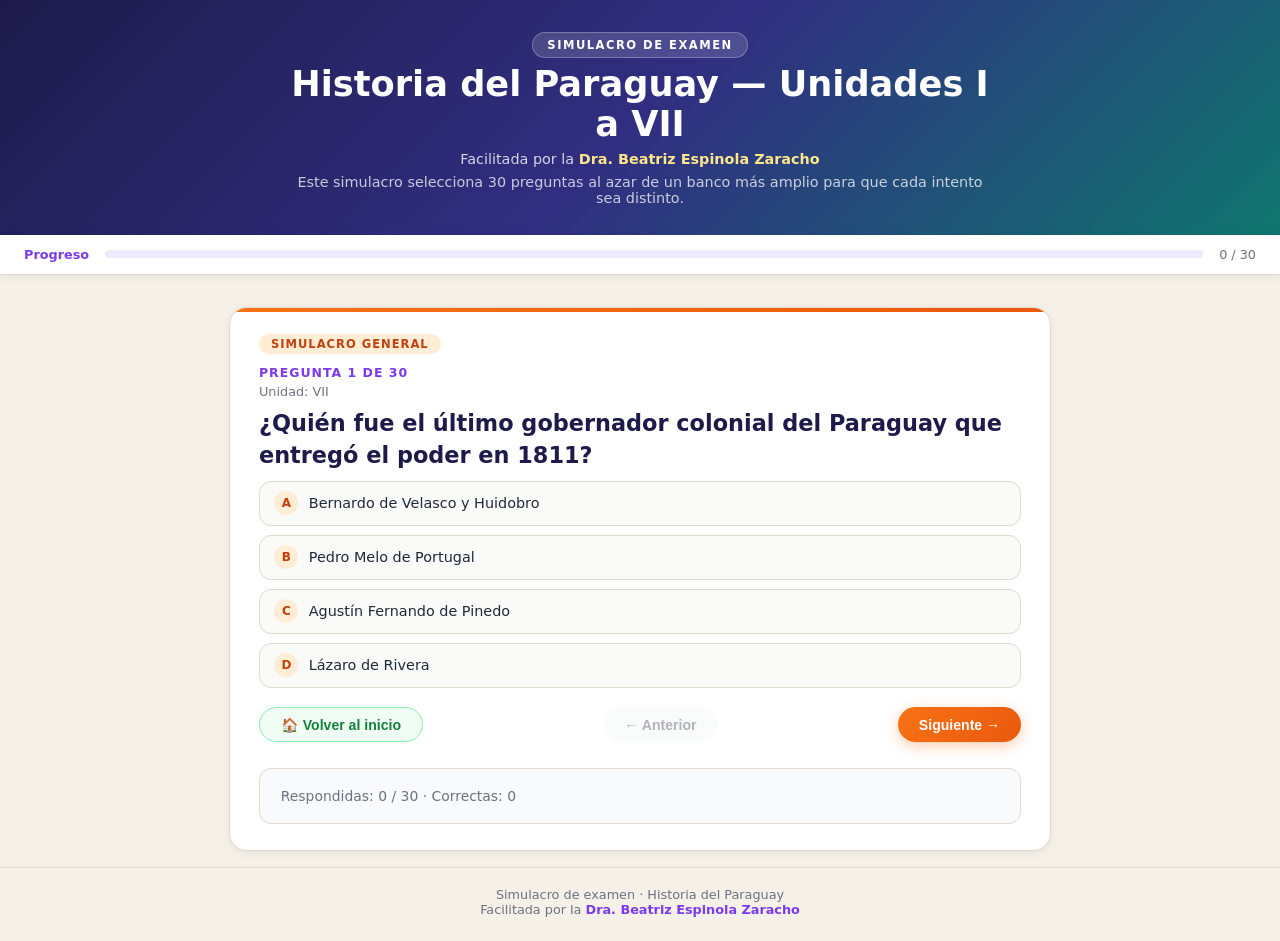
<file: simulacro/index.html>
<!DOCTYPE html>
<html lang="es">
<head>
  <meta charset="UTF-8" />
  <meta name="viewport" content="width=device-width, initial-scale=1.0"/>
  <title>Simulacro de Examen — Historia del Paraguay</title>
  <style>
    :root {
      --primary: #7c3aed;
      --primary-light: #ede9fe;
      --secondary: #0f766e;
      --text: #1f2937;
      --muted: #6b7280;
      --bg: #f5f0e8;
      --card-bg: #ffffff;
      --border: #e2d9cc;
      --radius-lg: 18px;
      --radius-md: 12px;
      --shadow: 0 8px 32px rgba(0,0,0,0.10);
      --shadow-sm: 0 2px 10px rgba(0,0,0,0.06);
    }
    *, *::before, *::after { margin: 0; padding: 0; box-sizing: border-box; }
    body { font-family: "Segoe UI", system-ui, sans-serif; background: var(--bg); color: var(--text); min-height: 100vh; display: flex; flex-direction: column; }

    .hero { background: linear-gradient(135deg, #1e1b4b 0%, #312e81 50%, #0f766e 100%); color: white; padding: 2rem 1.5rem 1.8rem; text-align: center; }
    .hero-inner { max-width: 700px; margin: 0 auto; display: flex; flex-direction: column; align-items: center; gap: 0.4rem; }
    .hero-tag { background: rgba(255,255,255,0.15); border: 1px solid rgba(255,255,255,0.25); border-radius: 999px; padding: 0.3rem 0.9rem; font-size: 0.72rem; font-weight: 700; text-transform: uppercase; letter-spacing: 1.5px; }
    .hero h1 { font-size: clamp(1.4rem, 4vw, 2.2rem); font-weight: 900; line-height: 1.15; }
    .hero-sub { font-size: 0.9rem; color: rgba(255,255,255,0.8); }
    .hero-sub strong { color: #fde68a; }
    .hero-desc { font-size: 0.9rem; color: rgba(255,255,255,0.75); }

    .progress-wrap { background: white; border-bottom: 1px solid var(--border); padding: 0.75rem 1.5rem; display: flex; align-items: center; gap: 1rem; position: sticky; top: 0; z-index: 10; box-shadow: var(--shadow-sm); }
    .progress-label { font-size: 0.8rem; font-weight: 700; color: var(--primary); white-space: nowrap; }
    .progress-bar-bg { flex: 1; height: 8px; background: var(--primary-light); border-radius: 999px; overflow: hidden; }
    .progress-bar-fill { height: 100%; background: linear-gradient(90deg, var(--primary), var(--secondary)); border-radius: 999px; transition: width 0.4s ease; }
    .progress-count { font-size: 0.8rem; color: var(--muted); white-space: nowrap; }

    .main { flex: 1; max-width: 860px; width: 100%; margin: 0 auto; padding: 2rem 1.2rem 1rem; }

    .card { background: var(--card-bg); border: 1.5px solid var(--border); border-radius: var(--radius-lg); box-shadow: var(--shadow-sm); padding: 1.6rem 1.8rem; position: relative; overflow: hidden; }
    .card::before { content: ''; position: absolute; top: 0; left: 0; right: 0; height: 4px; background: linear-gradient(90deg, #f97316, #ea580c); }

    .card-tag { display: inline-block; background: #ffedd5; color: #c2410c; border-radius: 999px; padding: 0.2rem 0.75rem; font-size: 0.72rem; font-weight: 700; text-transform: uppercase; letter-spacing: 1px; margin-bottom: 0.7rem; }
    .card h2  { font-size: clamp(1.05rem, 2.4vw, 1.4rem); font-weight: 900; color: #1e1b4b; margin-bottom: 0.6rem; }
    .card p   { font-size: 0.95rem; margin-bottom: 0.4rem; color: var(--text); }
    .meta     { font-size: 0.8rem; color: var(--muted); margin-bottom: 0.6rem; }

    .q-num  { font-size: 0.78rem; font-weight: 700; color: var(--primary); text-transform: uppercase; letter-spacing: 1px; margin-bottom: 0.2rem; }
    .q-text { font-size: 1rem; font-weight: 700; color: #1e1b4b; margin-bottom: 0.9rem; line-height: 1.4; }

    .options { display: flex; flex-direction: column; gap: 0.55rem; margin-top: 0.4rem; }
    .opt { display: flex; align-items: center; gap: 0.65rem; padding: 0.6rem 0.9rem; border: 1.5px solid var(--border); border-radius: var(--radius-md); cursor: pointer; font-size: 0.9rem; transition: all 0.18s; background: #fafaf9; }
    .opt:hover:not(.locked) { border-color: #f97316; background: #fff7ed; }
    .opt .letter { min-width: 24px; height: 24px; border-radius: 50%; background: #ffedd5; color: #c2410c; font-size: 0.75rem; font-weight: 800; display: flex; align-items: center; justify-content: center; }

    .opt.selected { border-color: #f97316; background: #ffedd5; }
    .opt.correct  { border-color: #16a34a; background: #dcfce7; }
    .opt.correct .letter { background: #16a34a; color: #fff; }
    .opt.wrong    { border-color: #dc2626; background: #fee2e2; }
    .opt.wrong .letter { background: #dc2626; color: #fff; }

    .feedback { margin-top: 0.6rem; font-size: 0.83rem; font-weight: 600; padding: 0.45rem 0.8rem; border-radius: 8px; display: none; }
    .feedback.show { display: block; }
    .feedback.ok { background: #dcfce7; color: #15803d; }
    .feedback.ko { background: #fee2e2; color: #b91c1c; }

    .nav { margin-top: 1.2rem; display: flex; justify-content: space-between; gap: 0.7rem; flex-wrap: wrap; }
    .nav-btn { border: none; border-radius: 999px; padding: 0.55rem 1.3rem; font-size: 0.88rem; font-weight: 700; cursor: pointer; transition: all 0.18s; background: #f3f4f6; color: var(--text); }
    .nav-btn:hover    { background: #e5e7eb; transform: translateY(-1px); }
    .nav-btn.primary  { background: linear-gradient(135deg, #f97316, #ea580c); color: white; box-shadow: 0 4px 14px rgba(248,113,22,0.35); }
    .nav-btn.primary:hover { box-shadow: 0 6px 18px rgba(248,113,22,0.45); }
    .nav-btn.home     { background: #f0fdf4; color: #15803d; border: 1.5px solid #86efac; }
    .nav-btn.home:hover { background: #dcfce7; }
    .nav-btn:disabled { opacity: 0.35; cursor: not-allowed; transform: none; }

    .summary { margin-top: 1.6rem; padding: 1.2rem 1.3rem; border-radius: var(--radius-md); background: #f9fafb; border: 1px solid var(--border); font-size: 0.87rem; color: var(--muted); }

    .result-modal {
      position: fixed; inset: 0; background: rgba(15,23,42,0.65);
      display: none; align-items: center; justify-content: center; padding: 1rem; z-index: 50;
    }
    .result-modal.show { display: flex; }
    .result-card {
      background: #fff; border-radius: 18px; box-shadow: var(--shadow);
      padding: 1.8rem 1.6rem; max-width: 420px; width: 100%; text-align: center;
    }
    .result-emoji { font-size: 3rem; margin-bottom: 0.4rem; }
    .result-score { font-size: 2.4rem; font-weight: 900; color: #f97316; margin-bottom: 0.2rem; }
    .result-msg   { font-size: 0.95rem; color: var(--muted); margin-bottom: 0.4rem; }
    .result-detail{ font-size: 0.83rem; color: var(--muted); }

    footer { text-align: center; padding: 1.2rem 1rem 1.5rem; font-size: 0.8rem; color: var(--muted); border-top: 1px solid var(--border); }
    footer strong { color: var(--primary); }

    @media (max-width: 540px) {
      .card   { padding: 1.3rem 1.1rem; }
      .nav    { flex-direction: column; align-items: stretch; }
      .nav-btn { width: 100%; text-align: center; }
    }
  </style>
</head>
<body>

  <header class="hero">
    <div class="hero-inner">
      <span class="hero-tag">Simulacro de examen</span>
      <h1>Historia del Paraguay — Unidades I a VII</h1>
      <p class="hero-sub">Facilitada por la <strong>Dra. Beatriz Espinola Zaracho</strong></p>
      <p class="hero-desc">Este simulacro selecciona 30 preguntas al azar de un banco más amplio para que cada intento sea distinto.</p>
    </div>
  </header>

  <div class="progress-wrap">
    <span class="progress-label">Progreso</span>
    <div class="progress-bar-bg"><div class="progress-bar-fill" id="progressFill" style="width:0%"></div></div>
    <span class="progress-count" id="progressCount">0 / 30</span>
  </div>

  <main class="main">
    <div class="card" id="questionCard">
      <span class="card-tag">Simulacro general</span>
      <div class="q-num" id="qNumber">Pregunta 1 de 30</div>
      <div class="meta" id="qMeta">Unidad: —</div>
      <h2 class="q-text" id="qText">Texto de la pregunta.</h2>
      <div class="options" id="optionsContainer"></div>
      <div class="feedback" id="feedbackBox"></div>

      <div class="nav">
        <button class="nav-btn home" onclick="goHome()">🏠 Volver al inicio</button>
        <button class="nav-btn" id="btnPrev" onclick="prevQuestion()" disabled>← Anterior</button>
        <button class="nav-btn primary" id="btnNext" onclick="nextQuestion()">Siguiente →</button>
      </div>

      <div class="summary" id="summaryBox">
        Respondidas: <span id="answeredCount">0</span> / <span id="totalCount">30</span> · Correctas: <span id="correctCount">0</span>
      </div>
    </div>
  </main>

  <div class="result-modal" id="resultModal">
    <div class="result-card">
      <div class="result-emoji" id="resultEmoji">🏆</div>
      <div class="result-score" id="resultScore">0 / 30</div>
      <div class="result-msg" id="resultMsg">Mensaje</div>
      <div class="result-detail" id="resultDetail"></div>
      <div style="margin-top:1.2rem; display:flex; flex-direction:column; gap:0.5rem;">
        <button class="nav-btn primary" onclick="restartQuiz()">🔄 Nuevo simulacro</button>
        <button class="nav-btn" onclick="closeResult()">Cerrar</button>
      </div>
    </div>
  </div>

  <footer>
    <p>Simulacro de examen · Historia del Paraguay</p>
    <p>Facilitada por la <strong>Dra. Beatriz Espinola Zaracho</strong></p>
  </footer>

  <script>
    // ====== 1) Banco de preguntas ======
    const questionPool = [
      // ========= UNIDAD I =========
      {
        unidad: "I",
        question: "¿Cuál era la motivación principal de las exploraciones europeas en el siglo XV?",
        options: [
          "Encontrar nuevas rutas comerciales y riquezas",
          "Difundir exclusivamente la religión cristiana",
          "Fundar universidades en América",
          "Establecer tratados de paz con los pueblos indígenas"
        ],
        correctIndex: 0
      },
      {
        unidad: "I",
        question: "¿Qué permitió a los europeos navegar lejos de la costa en el siglo XV?",
        options: [
          "La brújula, el astrolabio y los nuevos tipos de carabelas",
          "El uso de globos aerostáticos",
          "La invención del submarino",
          "Los viajes aéreos"
        ],
        correctIndex: 0
      },
      {
        unidad: "I",
        question: "¿Qué rey impulsó las primeras exploraciones portuguesas por la costa africana?",
        options: [
          "Enrique el Navegante",
          "Felipe II",
          "Carlos I",
          "Luis XIV"
        ],
        correctIndex: 0
      },
      {
        unidad: "I",
        question: "¿Cuál era la idea central del proyecto de Cristóbal Colón?",
        options: [
          "Llegar a Asia navegando hacia el oeste",
          "Circunnavegar África para llegar a la India",
          "Descubrir un nuevo continente",
          "Encontrar el paso del Noroeste"
        ],
        correctIndex: 0
      },
      {
        unidad: "I",
        question: "¿Qué modificó el Tratado de Tordesillas respecto a las Bulas Alejandrinas?",
        options: [
          "Movió la línea de demarcación a 370 leguas al oeste de Cabo Verde",
          "Anuló la división del mundo entre España y Portugal",
          "Prohibió los viajes de Cristóbal Colón",
          "Entregó todo el Atlántico a Portugal"
        ],
        correctIndex: 0
      },
      {
        unidad: "I",
        question: "¿Qué acuerdo reconocía que África quedaba bajo control de Portugal y Canarias de Castilla?",
        options: [
          "Tratado de Alcáçovas-Toledo",
          "Tratado de Tordesillas",
          "Tratado de Utrecht",
          "Tratado de San Ildefonso"
        ],
        correctIndex: 0
      },
      {
        unidad: "I",
        question: "¿En cuál de los viajes Colón llegó por primera vez al continente americano (no solo islas)?",
        options: [
          "En su primero",
          "En su segundo",
          "En su tercero",
          "En su cuarto"
        ],
        correctIndex: 2
      },
      {
        unidad: "I",
        question: "¿Qué permitió a Portugal colonizar la región donde se formaría Brasil?",
        options: [
          "El corrimiento de la línea de demarcación en el Tratado de Tordesillas",
          "Las Bulas Alejandrinas sin modificaciones",
          "El Tratado de Permuta de 1750",
          "El Tratado de San Ildefonso de 1777"
        ],
        correctIndex: 0
      },

      // ========= UNIDAD II =========
      {
        unidad: "II",
        question: "¿Cuál de las siguientes es una división clásica de la Edad de Piedra?",
        options: [
          "Paleolítico, Mesolítico y Neolítico",
          "Edad de Bronce y Edad de Hierro",
          "Antigüedad y Edad Media",
          "Renacimiento y Barroco"
        ],
        correctIndex: 0
      },
      {
        unidad: "II",
        question: "¿Qué pueblo se asocia principalmente a la región chaqueña del Paraguay?",
        options: [
          "Guaraníes",
          "Guaycurúes",
          "Incas",
          "Mayas"
        ],
        correctIndex: 1
      },
      {
        unidad: "II",
        question: "¿Cuál de estos grupos forma parte de las etnias chaqueñas?",
        options: [
          "Guaycurúes, Matacos y Zámucos",
          "Aimaras, Quechuas y Lupacas",
          "Charrúas, Mapuches y Tehuelches",
          "Aztecas, Tlaxcaltecas y Tarascos"
        ],
        correctIndex: 0
      },
      {
        unidad: "II",
        question: "¿Qué rasgo caracterizaba la organización social de los guaraníes?",
        options: [
          "Vivir en grandes ciudades amuralladas",
          "Organizarse en parcialidades bajo la autoridad de un cacique",
          "Poseer una monarquía hereditaria",
          "Tener un sistema feudal desarrollado"
        ],
        correctIndex: 1
      },
      {
        unidad: "II",
        question: "¿Qué práctica formaba parte de la religión guaraní?",
        options: [
          "La antropofagia ritual",
          "La momificación de los muertos",
          "El culto a pirámides escalonadas",
          "El sacrificio de llamas"
        ],
        correctIndex: 0
      },
      {
        unidad: "II",
        question: "¿Qué se entiende por cultura material guaraní?",
        options: [
          "Sus creencias religiosas",
          "Sus mitos orales",
          "Sus herramientas, viviendas, utensilios y cerámicas",
          "Sus cantos sagrados"
        ],
        correctIndex: 2
      },

      // ========= UNIDAD III =========
      {
        unidad: "III",
        question: "¿Qué río exploró Sebastián Gaboto cuando llegó al Plata?",
        options: [
          "El Paraná y el Paraguay",
          "El Amazonas",
          "El Orinoco",
          "El Nilo"
        ],
        correctIndex: 0
      },
      {
        unidad: "III",
        question: "¿Qué documento de 1537 autorizó la fundación de Asunción y el gobierno local?",
        options: [
          "La Real Provisión del 12 de septiembre de 1537",
          "El Tratado de Permuta",
          "La Real Cédula de 1783",
          "El Memorial de 1777"
        ],
        correctIndex: 0
      },
      {
        unidad: "III",
        question: "¿Quién fue el adelantado que encabezó la expedición que fundó el primer Buenos Aires?",
        options: [
          "Pedro de Mendoza",
          "Domingo Martínez de Irala",
          "Hernandarias",
          "Pedro de Cevallos"
        ],
        correctIndex: 0
      },
      {
        unidad: "III",
        question: "¿Qué papel tuvo Domingo Martínez de Irala en la historia paraguaya?",
        options: [
          "Fundador de las reducciones jesuíticas",
          "Gobernador que consolidó Asunción y promovió nuevas fundaciones",
          "Primer virrey del Río de la Plata",
          "Autor del Tratado de Tordesillas"
        ],
        correctIndex: 1
      },
      {
        unidad: "III",
        question: "¿Qué importancia tuvo Asunción en el proceso de conquista?",
        options: [
          "Fue solo un fuerte militar menor",
          "Fue base de nuevas fundaciones hacia el sur y el este",
          "Fue capital del Virreinato del Perú",
          "Fue puerto exclusivo de comercio con Inglaterra"
        ],
        correctIndex: 1
      },

      // ========= UNIDAD IV =========
      {
        unidad: "IV",
        question: "¿Qué gobernador impulsó la obra educativa en el Paraguay colonial?",
        options: [
          "Hernandarias",
          "Pedro de Mendoza",
          "José de Antequera",
          "Bernardo de Velasco"
        ],
        correctIndex: 0
      },
      {
        unidad: "IV",
        question: "¿Qué ordenanzas regularon el trato a los indígenas en la época colonial?",
        options: [
          "Las Ordenanzas de Alfaro",
          "Las Leyes de Indias de 1811",
          "El Tratado de San Ildefonso",
          "Las Bulas Alejandrinas"
        ],
        correctIndex: 0
      },
      {
        unidad: "IV",
        question: "¿Cuál de los siguientes productos NO fue central en la economía colonial paraguaya?",
        options: [
          "Yerba mate",
          "Tabaco",
          "Maderas y cueros",
          "Petróleo"
        ],
        correctIndex: 3
      },
      {
        unidad: "IV",
        question: "¿Qué institución administraba los ingresos de la Corona en la colonia?",
        options: [
          "La Real Hacienda",
          "El Cabildo",
          "La Audiencia",
          "La Intendencia de Policía"
        ],
        correctIndex: 0
      },
      {
        unidad: "IV",
        question: "¿Cómo se caracterizaba la sociedad colonial paraguaya?",
        options: [
          "Era totalmente igualitaria",
          "Estaba dividida en clases sociales bien diferenciadas",
          "No existía mestizaje",
          "Solo había nobles y esclavos"
        ],
        correctIndex: 1
      },

      // ========= UNIDAD V =========
      {
        unidad: "V",
        question: "¿Cuál fue el rol principal de los Mercedarios en el Paraguay?",
        options: [
          "Evangelización masiva en reducciones indígenas",
          "Enseñanza y asistencia espiritual a la población colonial",
          "Organización del sistema económico Tupá-Mbaé",
          "Fundación del Virreinato del Río de la Plata"
        ],
        correctIndex: 1
      },
      {
        unidad: "V",
        question: "¿Qué orden fundó el convento San José del Paraguay?",
        options: [
          "Mercedarios",
          "Dominicos",
          "Franciscanos",
          "Jesuitas"
        ],
        correctIndex: 0
      },
      {
        unidad: "V",
        question: "¿Con quién llegaron los Franciscanos al Paraguay e iniciaron la evangelización sistemática de los guaraníes?",
        options: [
          "Con Pedro de Mendoza en 1535",
          "Con Juan Ortiz de Zárate en 1575",
          "Con Hernandarias en 1609",
          "Con Pedro de Cevallos en 1776"
        ],
        correctIndex: 1
      },
      {
        unidad: "V",
        question: "¿Qué reducciones franciscanas importantes se fundaron en el Paraguay?",
        options: [
          "Altos, Atyrá, Yaguarón y Caazapá",
          "Jesús, Trinidad y San Cosme",
          "Santa Fe, Buenos Aires y Corrientes",
          "Potosí, La Paz y Chuquisaca"
        ],
        correctIndex: 0
      },
      {
        unidad: "V",
        question: "¿Cuál fue el aporte fundamental de Fray Luis de Bolaños?",
        options: [
          "Fundó la Colonia del Sacramento",
          "Creó la grafía guaraní y el catecismo en lengua nativa",
          "Redactó la Real Cédula de 1537",
          "Expulsó a los jesuitas del Paraguay"
        ],
        correctIndex: 1
      },
      {
        unidad: "V",
        question: "¿Quién fundó la Compañía de Jesús y en qué año?",
        options: [
          "Ignacio de Loyola en 1534",
          "Cristóbal Colón en 1492",
          "Carlos III en 1767",
          "Hernandarias en 1600"
        ],
        correctIndex: 0
      },
      {
        unidad: "V",
        question: "¿Quién fue el primer jesuita en llegar al Paraguay?",
        options: [
          "Francisco de Javier",
          "Fray Luis de Bolaños",
          "Diego de Torres",
          "Pedro de Cevallos"
        ],
        correctIndex: 2
      },
      {
        unidad: "V",
        question: "¿En qué territorios se ubicaban principalmente las misiones jesuíticas del Paraguay?",
        options: [
          "Entre los ríos Tebicuary, Paraná y Uruguay",
          "Entre el Amazonas y el Orinoco",
          "En la cordillera andina",
          "En la costa del Pacífico"
        ],
        correctIndex: 0
      },
      {
        unidad: "V",
        question: "¿Qué pueblos jesuíticos se encontraban en territorio paraguayo?",
        options: [
          "San Ignacio Guasú, San Cosme, Itapúa, Corpus, Candelaria, Santa Ana, Loreto, San Ignacio Miní, Santa María de Fe y Santiago, entre otros",
          "Potosí, Charcas y Chuquisaca",
          "La Paz, Cochabamba y Santa Cruz",
          "Quito, Lima y Cusco"
        ],
        correctIndex: 0
      },
      {
        unidad: "V",
        question: "¿Qué era el Abá-Mbaé en el sistema económico de las misiones?",
        options: [
          "La tierra común de toda la comunidad",
          "La tierra asignada a cada familia indígena, cuya producción le pertenecía bajo control comunitario",
          "El almacén de productos de exportación",
          "El taller de carpintería"
        ],
        correctIndex: 1
      },
      {
        unidad: "V",
        question: "¿Qué significa Tupá-Mbaé en el sistema económico de las misiones jesuíticas?",
        options: [
          "Parcela individual del indio para su sustento",
          "Tierra comunal cuyos frutos se destinaban a la iglesia y a los necesitados",
          "Taller artesanal de la reducción",
          "Impuesto que se pagaba a la Corona"
        ],
        correctIndex: 1
      },
      {
        unidad: "V",
        question: "¿Dónde se instaló la primera imprenta misionera y en qué año?",
        options: [
          "En Asunción en 1683",
          "En Santa María en 1700",
          "En Buenos Aires en 1600",
          "En San Ignacio Guasú en 1690"
        ],
        correctIndex: 1
      },
      {
        unidad: "V",
        question: "¿Qué rey decretó la expulsión de los jesuitas de sus dominios y en qué año?",
        options: [
          "Felipe II en 1588",
          "Felipe V en 1713",
          "Carlos III en 1767",
          "Carlos IV en 1800"
        ],
        correctIndex: 2
      },

      // ========= UNIDAD VI =========
      {
        unidad: "VI",
        question: "¿Qué establecía la Real Provisión del 12 de septiembre de 1537, clave para el comunerismo?",
        options: [
          "El derecho del rey a nombrar siempre al gobernador",
          "El derecho del pueblo a elegir gobernador en caso de vacancia",
          "La expulsión de los jesuitas del Paraguay",
          "La creación del Virreinato del Río de la Plata"
        ],
        correctIndex: 1
      },
      {
        unidad: "VI",
        question: "¿Qué lema se asoció con la proclamación del obispo Cárdenas como gobernador por el pueblo?",
        options: [
          "La tierra para quien la trabaja",
          "La voz del pueblo es la voz de Dios",
          "Independencia o muerte",
          "Viva el rey, muera el mal gobierno"
        ],
        correctIndex: 1
      },
      {
        unidad: "VI",
        question: "¿Qué acción tomó el obispo Fray Bernardino de Cárdenas al ser proclamado gobernador?",
        options: [
          "Fundó nuevas reducciones jesuíticas",
          "Expulsó a los jesuitas de la provincia",
          "Disolvió el Cabildo",
          "Pidió perdón al virrey"
        ],
        correctIndex: 1
      },
      {
        unidad: "VI",
        question: "¿Quién fue Diego de los Reyes Balmaceda?",
        options: [
          "Un líder comunero ejecutado en Lima",
          "Un gobernador del Paraguay muy vinculado con los jesuitas",
          "El primer virrey del Río de la Plata",
          "El fundador de la Colonia del Sacramento"
        ],
        correctIndex: 1
      },
      {
        unidad: "VI",
        question: "¿Cuál de las siguientes NO fue una acusación contra Reyes Balmaceda?",
        options: [
          "Imponer en provecho propio el servicio personal de los indios",
          "Poner trabas al comercio",
          "Organizar un censo general de la provincia",
          "Cerrar los caminos a Charcas para evitar quejas"
        ],
        correctIndex: 2
      },
      {
        unidad: "VI",
        question: "¿Quién fue enviado por la Audiencia de Charcas como juez pesquisidor y terminó asumiendo el gobierno comunero?",
        options: [
          "Bruno Mauricio de Zavala",
          "José de Antequera y Castro",
          "Baltazar García Ros",
          "Martín de Echauri"
        ],
        correctIndex: 1
      },
      {
        unidad: "VI",
        question: "¿En qué lugar las tropas de Baltazar García Ros fueron derrotadas por los comuneros?",
        options: [
          "Tabapy",
          "Humaitá",
          "Tebicuary",
          "San Lorenzo"
        ],
        correctIndex: 2
      },
      {
        unidad: "VI",
        question: "¿Qué gobernador de Buenos Aires fue enviado para someter a los comuneros y apresar a Antequera?",
        options: [
          "Pedro de Cevallos",
          "Bruno Mauricio de Zavala",
          "Bernardo de Velasco",
          "Hernandarias"
        ],
        correctIndex: 1
      },
      {
        unidad: "VI",
        question: "¿Quién fue el principal ideólogo del ideal comunero?",
        options: [
          "Diego de los Reyes Balmaceda",
          "José Luis Bareiro",
          "Fernando de Mompox",
          "Juan de Mena"
        ],
        correctIndex: 2
      },
      {
        unidad: "VI",
        question: "¿Qué afirmaba el ideal comunero sobre el poder del común?",
        options: [
          "Que el rey era la única autoridad legítima",
          "Que el poder común era más poderoso que el mismo rey",
          "Que solo los jesuitas podían gobernar",
          "Que el pueblo debía obedecer siempre sin cuestionar"
        ],
        correctIndex: 1
      },
      {
        unidad: "VI",
        question: "¿Cuál fue una sanción política impuesta al Paraguay tras la Revolución Comunera?",
        options: [
          "La expulsión definitiva de los jesuitas",
          "La abolición del derecho del pueblo a elegir gobernador según la Cédula de 1537",
          "La supresión del Cabildo de Asunción",
          "La anexión a Brasil"
        ],
        correctIndex: 1
      },
      {
        unidad: "VI",
        question: "¿Cuál fue una sanción económica contra Paraguay después del movimiento comunero?",
        options: [
          "Se prohibió la producción de tabaco",
          "Se embargaron productos en los puertos del Río de la Plata y se obligó a pasar por Santa Fe pagando altos impuestos",
          "Se cerró el río Paraguay a la navegación",
          "Se prohibió el comercio con Buenos Aires"
        ],
        correctIndex: 1
      },

      // ========= UNIDAD VII =========
      {
        unidad: "VII",
        question: "¿Cuál fue uno de los principales objetivos de las Reformas Borbónicas en América?",
        options: [
          "Aumentar la autonomía de los cabildos",
          "Centralizar el poder y aumentar la recaudación fiscal",
          "Devolver tierras a los pueblos indígenas",
          "Fortalecer el poder de los corregidores"
        ],
        correctIndex: 1
      },
      {
        unidad: "VII",
        question: "¿Qué instrumento administrativo creó Carlos III para mejorar el control colonial?",
        options: [
          "Las intendencias",
          "Los cabildos abiertos",
          "Las bulas papales",
          "Las reducciones jesuíticas"
        ],
        correctIndex: 0
      },
      {
        unidad: "VII",
        question: "¿En qué año se creó el Virreinato del Río de la Plata y quién fue su primer virrey?",
        options: [
          "1776 · Pedro de Cevallos",
          "1783 · Carlos III",
          "1750 · Manuel Lobo",
          "1777 · Agustín de Pinedo"
        ],
        correctIndex: 0
      },
      {
        unidad: "VII",
        question: "¿Qué territorios incluía el Virreinato del Río de la Plata?",
        options: [
          "Paraguay, Argentina, Bolivia, Uruguay y parte del sur de Brasil",
          "Solo Paraguay y Argentina",
          "México y Centroamérica",
          "Chile y Perú"
        ],
        correctIndex: 0
      },
      {
        unidad: "VII",
        question: "¿Cuándo se creó la Audiencia de Buenos Aires y cuándo comenzó a funcionar?",
        options: [
          "Por Real Cédula de 1783, comenzó en 1785",
          "Por Real Cédula de 1537, comenzó en 1538",
          "Por Tratado de Permuta de 1750, comenzó en 1751",
          "Por Tratado de Tordesillas, comenzó en 1500"
        ],
        correctIndex: 0
      },
      {
        unidad: "VII",
        question: "¿Qué característica principal tuvieron las Intendencias en el Virreinato del Río de la Plata?",
        options: [
          "Solo tenían funciones religiosas",
          "Eran territorios independientes del virrey",
          "Tenían poder político, judicial, militar y financiero",
          "Estaban a cargo exclusivamente de órdenes religiosas"
        ],
        correctIndex: 2
      },
      {
        unidad: "VII",
        question: "¿Cuál NO fue una de las Gobernaciones Militares del Río de la Plata?",
        options: [
          "Banda Oriental o Montevideo",
          "Misiones",
          "Mojos",
          "Nueva Granada"
        ],
        correctIndex: 3
      },
      {
        unidad: "VII",
        question: "¿Qué hecho desencadenó la Guerra Guaranítica?",
        options: [
          "La Real Provisión de 1537",
          "El Tratado de Permuta de 1750 que entregaba 7 reducciones a Portugal",
          "La creación del Virreinato del Río de la Plata",
          "La expulsión de los jesuitas en 1767"
        ],
        correctIndex: 1
      },
      {
        unidad: "VII",
        question: "¿Qué recuperó España con el Tratado de San Ildefonso de 1777?",
        options: [
          "Solo el territorio de Matto Grosso",
          "La Colonia del Sacramento y las 7 reducciones jesuíticas",
          "El control de Río de Janeiro",
          "La Isla de Santa Catalina"
        ],
        correctIndex: 1
      },
      {
        unidad: "VII",
        question: "¿Qué perdió el Paraguay como consecuencia del Tratado de San Ildefonso?",
        options: [
          "El territorio de Matto Grosso",
          "La ciudad de Asunción",
          "La Colonia del Sacramento",
          "El Chaco paraguayo"
        ],
        correctIndex: 0
      },
      {
        unidad: "VII",
        question: "¿Qué pueblos fundó Agustín Fernando de Pinedo?",
        options: [
          "San Lorenzo del Campo Grande, Paraguarí, Quyquyhó, Quiindy, Félix Pérez Cardozo, Remolinos y Villa Real de la Concepción",
          "Jesús, Trinidad y San Cosme",
          "Santa Fe, Santa Cruz y Potosí",
          "Lima, Quito y Bogotá"
        ],
        correctIndex: 0
      },
      {
        unidad: "VII",
        question: "¿Qué fue “El Memorial” de 1777?",
        options: [
          "Un tratado con Portugal",
          "Un documento donde Pinedo describe los males que aquejaban a la provincia",
          "El acta de independencia paraguaya",
          "Un censo de población"
        ],
        correctIndex: 1
      },
      {
        unidad: "VII",
        question: "¿Qué realizó Lázaro de Rivera durante su gobierno?",
        options: [
          "Expulsó a los jesuitas del Paraguay",
          "Realizó un censo poblacional, fundó San Juan Nepomuceno y fomentó escuelas primarias",
          "Fundó el Virreinato del Río de la Plata",
          "Cerró todas las escuelas"
        ],
        correctIndex: 1
      },
      {
        unidad: "VII",
        question: "¿Quién fue el último gobernador colonial del Paraguay que entregó el poder en 1811?",
        options: [
          "Agustín Fernando de Pinedo",
          "Pedro Melo de Portugal",
          "Bernardo de Velasco y Huidobro",
          "Lázaro de Rivera"
        ],
        correctIndex: 2
      },
      {
        unidad: "VII",
        question: "¿Qué día entregó Bernardo de Velasco el poder a la revolución paraguaya?",
        options: [
          "15 de mayo de 1811",
          "25 de diciembre de 1810",
          "9 de julio de 1816",
          "14 de mayo de 1811"
        ],
        correctIndex: 0
      },
      {
        unidad: "VII",
        question: "¿Quién es considerado el primer historiador del Río de la Plata?",
        options: [
          "Ulrico Schmidl",
          "Ruiz Díaz de Guzmán",
          "Juan Francisco Aguirre",
          "Félix de Azara"
        ],
        correctIndex: 0
      },
      {
        unidad: "VII",
        question: "¿Qué obra escribió Ruiz Díaz de Guzmán?",
        options: [
          "Viaje al Río de la Plata",
          "La Argentina",
          "Descripción e Historia del Paraguay y el Río de la Plata",
          "Apuntamientos para la historia natural de los pájaros del Paraguay"
        ],
        correctIndex: 1
      },
      {
        unidad: "VII",
        question: "¿Qué misión cumplió Félix de Azara en el Río de la Plata?",
        options: [
          "Fundar reducciones jesuíticas",
          "Gobernar el Paraguay como virrey",
          "Demarcar los límites entre posesiones españolas y portuguesas",
          "Redactar el acta de independencia"
        ],
        correctIndex: 2
      }
    ];

    const QUESTIONS_PER_SIMULACRO = 30;

    // ====== 2) Estado del simulacro ======
    let questions = [];
    let currentIndex = 0;
    let userAnswers = [];
    let isFinished = false;

    // ====== 3) Utilidades ======
    function shuffleArray(arr) {
      for (let i = arr.length - 1; i > 0; i--) {
        const j = Math.floor(Math.random() * (i + 1));
        [arr[i], arr[j]] = [arr[j], arr[i]];
      }
      return arr;
    }

    function createSimulacroQuestions() {
      const poolCopy = [...questionPool];
      shuffleArray(poolCopy);
      const sliceSize = Math.min(QUESTIONS_PER_SIMULACRO, poolCopy.length);
      const selected = poolCopy.slice(0, sliceSize);

      return selected.map(q => {
        const indices = [0,1,2,3];
        shuffleArray(indices);
        const newOptions = indices.map(i => q.options[i]);
        const newCorrectIndex = indices.indexOf(q.correctIndex);
        return {
          unidad: q.unidad,
          question: q.question,
          options: newOptions,
          correctIndex: newCorrectIndex
        };
      });
    }

    function countCorrect() {
      let c = 0;
      questions.forEach((q, i) => {
        if (userAnswers[i] === q.correctIndex) c++;
      });
      return c;
    }

    function updateProgress() {
      const total = questions.length;
      const answered = userAnswers.filter(a => a !== null && a !== undefined).length;
      const pct = total ? (answered / total) * 100 : 0;
      document.getElementById('progressFill').style.width = pct + '%';
      document.getElementById('progressCount').textContent = answered + ' / ' + total;

      document.getElementById('answeredCount').textContent = answered;
      document.getElementById('totalCount').textContent = total;
      document.getElementById('correctCount').textContent = countCorrect();

      document.getElementById('btnPrev').disabled = currentIndex === 0;
      document.getElementById('btnNext').textContent = currentIndex === total - 1 ? 'Finalizar' : 'Siguiente →';
    }

    function renderQuestion() {
      const q = questions[currentIndex];
      const total = questions.length;

      document.getElementById('qNumber').textContent = 'Pregunta ' + (currentIndex + 1) + ' de ' + total;
      document.getElementById('qMeta').textContent = 'Unidad: ' + (q.unidad || '—');
      document.getElementById('qText').textContent = q.question;

      const container = document.getElementById('optionsContainer');
      container.innerHTML = '';
      const feedbackBox = document.getElementById('feedbackBox');
      feedbackBox.className = 'feedback';
      feedbackBox.style.display = 'none';
      feedbackBox.textContent = '';

      q.options.forEach((optText, idx) => {
        const div = document.createElement('div');
        div.className = 'opt';
        div.dataset.index = idx;
        const letterSpan = document.createElement('span');
        letterSpan.className = 'letter';
        letterSpan.textContent = String.fromCharCode(65 + idx);
        const textSpan = document.createElement('span');
        textSpan.textContent = optText;
        div.appendChild(letterSpan);
        div.appendChild(textSpan);

        div.addEventListener('click', () => selectOption(idx));

        container.appendChild(div);
      });

      const prevAns = userAnswers[currentIndex];
      if (prevAns !== null && prevAns !== undefined) {
        markSelection(prevAns, false);
      }

      updateProgress();
    }

    function markSelection(selectedIdx, showCheck) {
      const q = questions[currentIndex];
      const opts = document.querySelectorAll('.opt');
      opts.forEach((el, idx) => {
        el.classList.remove('selected', 'correct', 'wrong');
        if (idx === selectedIdx) {
          el.classList.add('selected');
        }
      });

      if (showCheck) {
        const feedbackBox = document.getElementById('feedbackBox');
        const correctIdx = q.correctIndex;
        opts.forEach((el, idx) => {
          if (idx === correctIdx) el.classList.add('correct');
          if (idx === selectedIdx && idx !== correctIdx) el.classList.add('wrong');
        });

        const ok = selectedIdx === correctIdx;
        feedbackBox.style.display = 'block';
        feedbackBox.classList.add('show', ok ? 'ok' : 'ko');
        feedbackBox.textContent = ok ? '✔ Respuesta correcta.' : '✖ Respuesta incorrecta.';
      }
    }

    function selectOption(idx) {
      if (isFinished) return;
      userAnswers[currentIndex] = idx;
      markSelection(idx, true);
      updateProgress();
    }

    function nextQuestion() {
      const total = questions.length;
      if (currentIndex === total - 1) {
        finishQuiz();
      } else {
        currentIndex++;
        renderQuestion();
      }
    }

    function prevQuestion() {
      if (currentIndex > 0) {
        currentIndex--;
        renderQuestion();
      }
    }

    function finishQuiz() {
      isFinished = true;
      const total = questions.length;
      const correct = countCorrect();
      const pct = Math.round((correct / total) * 100);
      const modal = document.getElementById('resultModal');
      const emojiEl = document.getElementById('resultEmoji');
      const msgEl = document.getElementById('resultMsg');
      const scoreEl = document.getElementById('resultScore');
      const detailEl = document.getElementById('resultDetail');

      let emoji, msg;
      if (pct >= 90)      { emoji = '🏆'; msg = '¡Excelente! Estás listo para el examen.'; }
      else if (pct >= 70) { emoji = '🎉'; msg = 'Muy buen resultado. Repasá algunos detalles.'; }
      else if (pct >= 50) { emoji = '📖'; msg = 'Aceptable, pero conviene repasar varias unidades.'; }
      else                { emoji = '💪'; msg = 'Necesitás repasar con calma las cartillas antes del examen.'; }

      emojiEl.textContent = emoji;
      scoreEl.textContent = correct + ' / ' + total + ' (' + pct + '%)';
      msgEl.textContent = msg;
      detailEl.textContent = 'Respuestas correctas: ' + correct + ' · Incorrectas: ' + (total - correct) + '.';

      modal.classList.add('show');
    }

    function restartQuiz() {
      isFinished = false;
      currentIndex = 0;
      questions = createSimulacroQuestions();
      userAnswers = new Array(questions.length).fill(null);
      document.getElementById('resultModal').classList.remove('show');
      renderQuestion();
    }

    function closeResult() {
      document.getElementById('resultModal').classList.remove('show');
    }

    function goHome() {
      window.location.href = "../index.html";
    }

    // Inicialización
    questions = createSimulacroQuestions();
    userAnswers = new Array(questions.length).fill(null);
    renderQuestion();
  </script>

</body>
</html>
</file>
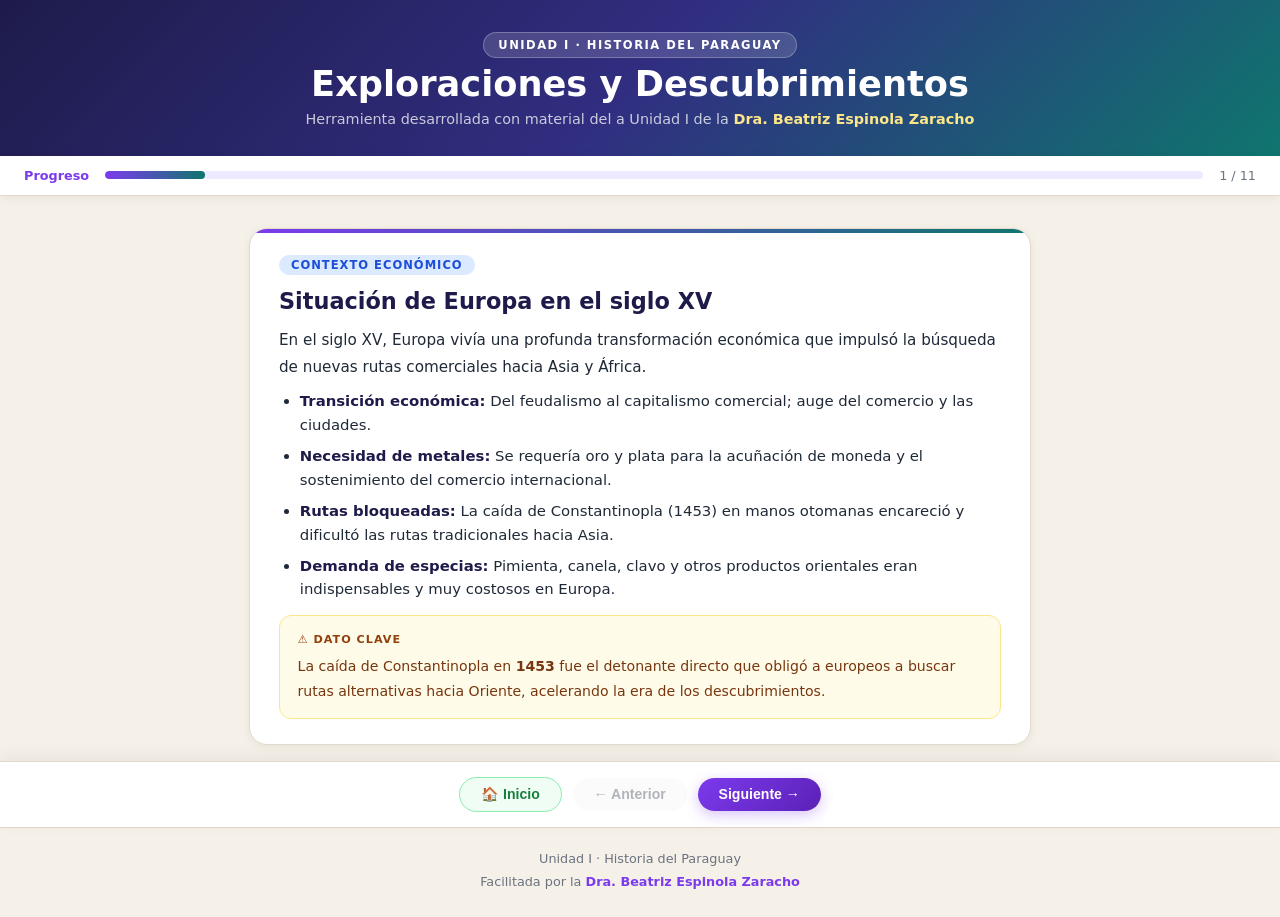
<file: unidad1/index.html>
<!DOCTYPE html>
<html lang="es">
<head>
  <meta charset="UTF-8" />
  <meta name="viewport" content="width=device-width, initial-scale=1.0"/>
  <title>Unidad I — Exploraciones y Descubrimientos</title>
  <style>
    :root {
      --primary: #7c3aed;
      --primary-light: #ede9fe;
      --secondary: #0f766e;
      --accent: #d97706;
      --text: #1f2937;
      --muted: #6b7280;
      --bg: #f5f0e8;
      --card-bg: #ffffff;
      --border: #e2d9cc;
      --radius-lg: 18px;
      --radius-md: 12px;
      --shadow: 0 8px 32px rgba(0,0,0,0.10);
      --shadow-sm: 0 2px 10px rgba(0,0,0,0.06);
    }
    *, *::before, *::after { margin: 0; padding: 0; box-sizing: border-box; }
    body { font-family: "Segoe UI", system-ui, sans-serif; background: var(--bg); color: var(--text); min-height: 100vh; display: flex; flex-direction: column; }

    .hero { background: linear-gradient(135deg, #1e1b4b 0%, #312e81 50%, #0f766e 100%); color: white; padding: 2rem 1.5rem 1.8rem; text-align: center; }
    .hero-inner { max-width: 700px; margin: 0 auto; display: flex; flex-direction: column; align-items: center; gap: 0.4rem; }
    .hero-tag { background: rgba(255,255,255,0.15); border: 1px solid rgba(255,255,255,0.25); border-radius: 999px; padding: 0.3rem 0.9rem; font-size: 0.72rem; font-weight: 700; text-transform: uppercase; letter-spacing: 1.5px; }
    .hero h1 { font-size: clamp(1.4rem, 4vw, 2.2rem); font-weight: 900; line-height: 1.15; }
    .hero-sub { font-size: 0.9rem; color: rgba(255,255,255,0.75); }
    .hero-sub strong { color: #fde68a; }

    .progress-wrap { background: white; border-bottom: 1px solid var(--border); padding: 0.75rem 1.5rem; display: flex; align-items: center; gap: 1rem; position: sticky; top: 0; z-index: 10; box-shadow: var(--shadow-sm); }
    .progress-label { font-size: 0.8rem; font-weight: 700; color: var(--primary); white-space: nowrap; }
    .progress-bar-bg { flex: 1; height: 8px; background: var(--primary-light); border-radius: 999px; overflow: hidden; }
    .progress-bar-fill { height: 100%; background: linear-gradient(90deg, var(--primary), var(--secondary)); border-radius: 999px; transition: width 0.4s ease; }
    .progress-count { font-size: 0.8rem; color: var(--muted); white-space: nowrap; }

    .main { flex: 1; max-width: 820px; width: 100%; margin: 0 auto; padding: 2rem 1.2rem 1rem; }

    .cartilla { display: none; flex-direction: column; gap: 1.2rem; animation: fadeIn 0.35s ease; }
    .cartilla.active { display: flex; }
    @keyframes fadeIn { from { opacity: 0; transform: translateY(12px); } to { opacity: 1; transform: translateY(0); } }

    .card { background: var(--card-bg); border: 1.5px solid var(--border); border-radius: var(--radius-lg); box-shadow: var(--shadow-sm); padding: 1.6rem 1.8rem; position: relative; overflow: hidden; }
    .card::before { content: ''; position: absolute; top: 0; left: 0; right: 0; height: 4px; background: linear-gradient(90deg, var(--primary), var(--secondary)); }

    .card-tag { display: inline-block; background: var(--primary-light); color: var(--primary); border-radius: 999px; padding: 0.2rem 0.75rem; font-size: 0.72rem; font-weight: 700; text-transform: uppercase; letter-spacing: 1px; margin-bottom: 0.7rem; }
    .card-tag.green  { background: #dcfce7; color: #15803d; }
    .card-tag.amber  { background: #fef3c7; color: #92400e; }
    .card-tag.blue   { background: #dbeafe; color: #1d4ed8; }
    .card-tag.red    { background: #fee2e2; color: #b91c1c; }

    .card h2 { font-size: clamp(1.1rem, 2.5vw, 1.4rem); font-weight: 900; color: #1e1b4b; line-height: 1.25; margin-bottom: 0.8rem; }
    .card p { font-size: 0.95rem; color: var(--text); line-height: 1.75; margin-bottom: 0.6rem; }
    .card ul, .card ol { padding-left: 1.3rem; display: flex; flex-direction: column; gap: 0.45rem; margin-top: 0.4rem; }
    .card li { font-size: 0.93rem; line-height: 1.6; color: var(--text); }
    .card li strong { color: #1e1b4b; }

    .highlight-box { background: linear-gradient(135deg, #f5f3ff, #ede9fe); border: 1.5px solid #c4b5fd; border-radius: var(--radius-md); padding: 1rem 1.2rem; margin-top: 0.8rem; }
    .highlight-box p { margin: 0; font-size: 0.9rem; }
    .highlight-box .label { font-size: 0.72rem; font-weight: 700; text-transform: uppercase; letter-spacing: 1px; color: var(--primary); margin-bottom: 0.3rem; }

    .dato-box { background: #fefce8; border: 1.5px solid #fde68a; border-radius: var(--radius-md); padding: 0.9rem 1.1rem; margin-top: 0.8rem; }
    .dato-box p { margin: 0; font-size: 0.88rem; color: #78350f; }
    .dato-box .label { font-size: 0.7rem; font-weight: 700; text-transform: uppercase; letter-spacing: 1px; color: #92400e; margin-bottom: 0.25rem; }

    .grid-2 { display: grid; grid-template-columns: 1fr 1fr; gap: 1rem; margin-top: 0.6rem; }
    .mini-card { background: #f9f7f4; border: 1px solid var(--border); border-radius: var(--radius-md); padding: 0.9rem 1rem; }
    .mini-card h4 { font-size: 0.88rem; font-weight: 800; color: #1e1b4b; margin-bottom: 0.35rem; }
    .mini-card p  { font-size: 0.82rem; color: var(--muted); line-height: 1.55; margin: 0; }

    .quiz-wrap { display: flex; flex-direction: column; gap: 1.4rem; }
    .quiz-header { text-align: center; margin-bottom: 0.5rem; }
    .quiz-header h2 { font-size: 1.6rem; font-weight: 900; color: #1e1b4b; }
    .quiz-header p  { font-size: 0.9rem; color: var(--muted); margin-top: 0.3rem; }

    .q-card { background: var(--card-bg); border: 1.5px solid var(--border); border-radius: var(--radius-lg); box-shadow: var(--shadow-sm); padding: 1.3rem 1.5rem; }
    .q-num  { font-size: 0.72rem; font-weight: 700; color: var(--primary); text-transform: uppercase; letter-spacing: 1px; margin-bottom: 0.4rem; }
    .q-text { font-size: 0.97rem; font-weight: 700; color: #1e1b4b; margin-bottom: 0.9rem; line-height: 1.4; }
    .options { display: flex; flex-direction: column; gap: 0.5rem; }
    .opt { display: flex; align-items: center; gap: 0.65rem; padding: 0.6rem 0.9rem; border: 1.5px solid var(--border); border-radius: var(--radius-md); cursor: pointer; font-size: 0.9rem; transition: all 0.18s; background: #fafaf9; }
    .opt:hover:not(.locked) { border-color: var(--primary); background: var(--primary-light); }
    .opt .letter { min-width: 24px; height: 24px; border-radius: 50%; background: var(--primary-light); color: var(--primary); font-size: 0.75rem; font-weight: 800; display: flex; align-items: center; justify-content: center; }
    .opt.correct { border-color: #16a34a; background: #dcfce7; }
    .opt.correct .letter { background: #16a34a; color: white; }
    .opt.wrong   { border-color: #dc2626; background: #fee2e2; }
    .opt.wrong .letter   { background: #dc2626; color: white; }
    .feedback { margin-top: 0.6rem; font-size: 0.83rem; font-weight: 600; padding: 0.45rem 0.8rem; border-radius: 8px; display: none; }
    .feedback.show { display: block; }
    .feedback.ok { background: #dcfce7; color: #15803d; }
    .feedback.ko { background: #fee2e2; color: #b91c1c; }

    .quiz-result { display: none; background: var(--card-bg); border: 1.5px solid var(--border); border-radius: var(--radius-lg); box-shadow: var(--shadow); padding: 2rem; text-align: center; flex-direction: column; align-items: center; gap: 0.7rem; }
    .quiz-result.show { display: flex; }
    .result-emoji { font-size: 3rem; }
    .result-score { font-size: 2.5rem; font-weight: 900; color: var(--primary); }
    .result-msg   { font-size: 1rem; color: var(--muted); }

    .nav { position: sticky; bottom: 0; background: white; border-top: 1px solid var(--border); padding: 0.9rem 1.5rem; display: flex; gap: 0.7rem; justify-content: center; align-items: center; box-shadow: 0 -4px 16px rgba(0,0,0,0.06); flex-wrap: wrap; }
    .nav-btn { border: none; border-radius: 999px; padding: 0.55rem 1.3rem; font-size: 0.88rem; font-weight: 700; cursor: pointer; transition: all 0.18s; background: #f3f4f6; color: var(--text); }
    .nav-btn:hover    { background: #e5e7eb; transform: translateY(-1px); }
    .nav-btn.primary  { background: linear-gradient(135deg, var(--primary), #5b21b6); color: white; box-shadow: 0 4px 14px rgba(124,58,237,0.3); }
    .nav-btn.primary:hover { box-shadow: 0 6px 18px rgba(124,58,237,0.4); }
    .nav-btn.home     { background: #f0fdf4; color: #15803d; border: 1.5px solid #86efac; }
    .nav-btn.home:hover { background: #dcfce7; }
    .nav-btn:disabled { opacity: 0.35; cursor: not-allowed; transform: none; }

    footer { text-align: center; padding: 1.2rem 1rem 1.5rem; font-size: 0.8rem; color: var(--muted); border-top: 1px solid var(--border); line-height: 1.8; }
    footer strong { color: var(--primary); }

    @media (max-width: 540px) {
      .grid-2 { grid-template-columns: 1fr; }
      .card   { padding: 1.2rem 1.1rem; }
      .nav    { padding: 0.7rem 0.8rem; }
    }
  </style>
</head>
<body>

  <header class="hero">
    <div class="hero-inner">
      <span class="hero-tag">Unidad I · Historia del Paraguay</span>
      <h1>Exploraciones y Descubrimientos</h1>
      <p class="hero-sub">Herramienta desarrollada con material del a Unidad I de la <strong>Dra. Beatriz Espinola Zaracho</strong></p>
    </div>
  </header>

  <div class="progress-wrap">
    <span class="progress-label">Progreso</span>
    <div class="progress-bar-bg"><div class="progress-bar-fill" id="progressFill" style="width:9%"></div></div>
    <span class="progress-count" id="progressCount">1 / 11</span>
  </div>

  <main class="main">

    <!-- ══ CARTILLA 1 ══ -->
    <section class="cartilla active" id="slide-0">
      <div class="card">
        <span class="card-tag blue">Contexto económico</span>
        <h2>Situación de Europa en el siglo XV</h2>
        <p>En el siglo XV, Europa vivía una profunda transformación económica que impulsó la búsqueda de nuevas rutas comerciales hacia Asia y África.</p>
        <ul>
          <li><strong>Transición económica:</strong> Del feudalismo al capitalismo comercial; auge del comercio y las ciudades.</li>
          <li><strong>Necesidad de metales:</strong> Se requería oro y plata para la acuñación de moneda y el sostenimiento del comercio internacional.</li>
          <li><strong>Rutas bloqueadas:</strong> La caída de Constantinopla (1453) en manos otomanas encareció y dificultó las rutas tradicionales hacia Asia.</li>
          <li><strong>Demanda de especias:</strong> Pimienta, canela, clavo y otros productos orientales eran indispensables y muy costosos en Europa.</li>
        </ul>
        <div class="dato-box">
          <p class="label">⚠️ Dato clave</p>
          <p>La caída de Constantinopla en <strong>1453</strong> fue el detonante directo que obligó a europeos a buscar rutas alternativas hacia Oriente, acelerando la era de los descubrimientos.</p>
        </div>
      </div>
    </section>

    <!-- ══ CARTILLA 2 ══ -->
    <section class="cartilla" id="slide-1">
      <div class="card">
        <span class="card-tag blue">Contexto científico</span>
        <h2>Motivaciones científicas y tecnológicas</h2>
        <p>El avance científico y tecnológico fue indispensable para que las exploraciones fueran posibles. Sin nuevos instrumentos y conocimientos, los viajes oceánicos habrían sido imposibles.</p>
        <div class="grid-2">
          <div class="mini-card">
            <h4>🧭 Brújula y astrolabio</h4>
            <p>Permitían navegar de altura (lejos de la costa), midiendo la posición de los barcos mediante los astros.</p>
          </div>
          <div class="mini-card">
            <h4>⛵ Carabela</h4>
            <p>Embarcación ligera y maniobrable, capaz de navegar contra el viento, ideal para exploraciones oceánicas.</p>
          </div>
          <div class="mini-card">
            <h4>🗺️ Cartografía</h4>
            <p>Los estudios geográficos y astronómicos mejoraron los mapas, permitiendo planificar rutas con mayor precisión.</p>
          </div>
          <div class="mini-card">
            <h4>📰 Imprenta</h4>
            <p>Inventada por Gutenberg (~1440), permitió difundir rápidamente mapas, teorías y conocimientos científicos por toda Europa.</p>
          </div>
        </div>
        <div class="highlight-box">
          <p class="label">💡 Revolución de la información</p>
          <p>La imprenta fue tan revolucionaria para los descubrimientos como la brújula: permitió que el conocimiento geográfico se multiplicara y llegara a todos los navegantes europeos.</p>
        </div>
      </div>
    </section>

    <!-- ══ CARTILLA 3 ══ -->
    <section class="cartilla" id="slide-2">
      <div class="card">
        <span class="card-tag amber">Exploraciones portuguesas</span>
        <h2>Los portugueses y Enrique el Navegante</h2>
        <p>Portugal fue el primer país europeo en emprender exploraciones sistemáticas. Su posición geográfica en el extremo occidental de Europa y su tradición marinera lo convirtieron en el pionero de los descubrimientos.</p>
        <ul>
          <li><strong>Enrique el Navegante (1394–1460):</strong> Príncipe portugués que impulsó y financió las exploraciones por la costa occidental de África. Fundó una escuela de navegación en el Cabo de San Vicente.</li>
          <li><strong>Islas descubiertas:</strong> Azores, Cabo Verde, Madeira — bases clave para futuras expediciones atlánticas.</li>
          <li><strong>Objetivo:</strong> Encontrar una ruta marítima hacia Asia bordeando África, evitando las rutas terrestres controladas por los otomanos.</li>
        </ul>
        <div class="dato-box">
          <p class="label">📅 Cronología portuguesa</p>
          <p>Bajo el impulso de Enrique el Navegante, Portugal exploró metódicamente la costa africana durante décadas, sentando las bases para los grandes descubrimientos del siglo XV.</p>
        </div>
      </div>
    </section>

    <!-- ══ CARTILLA 4 ══ -->
    <section class="cartilla" id="slide-3">
      <div class="card">
        <span class="card-tag amber">Exploraciones portuguesas</span>
        <h2>Bartolomé Díaz y el Cabo de Buena Esperanza</h2>
        <p>El navegante Bartolomé Díaz dio un paso decisivo al rodear por primera vez el extremo sur del continente africano, abriendo la ruta marítima hacia el océano Índico y Asia.</p>
        <ul>
          <li><strong>Expedición (1487–1488):</strong> Partió de Lisboa con la misión de explorar la costa africana más allá de lo conocido.</li>
          <li><strong>Cabo Tormentoso:</strong> Díaz llegó al extremo sur de África y lo denominó "Cabo Tormentoso" por las violentas tormentas que allí encontró.</li>
          <li><strong>Renombramiento:</strong> El rey Juan II de Portugal lo rebautizó como <em>Cabo de Buena Esperanza</em>, pues abría la esperanza de llegar a la India por mar.</li>
          <li><strong>Importancia:</strong> Demostró que África era circunnavegable, sentando las bases para el viaje de Vasco de Gama a la India (1498).</li>
        </ul>
        <div class="highlight-box">
          <p class="label">💡 Consecuencia histórica</p>
          <p>El descubrimiento del Cabo de Buena Esperanza fue el antecedente directo del viaje de Vasco de Gama, quien en <strong>1498</strong> llegó efectivamente a la India bordeando África.</p>
        </div>
      </div>
    </section>

    <!-- ══ CARTILLA 5 ══ -->
    <section class="cartilla" id="slide-4">
      <div class="card">
        <span class="card-tag red">Acuerdo político</span>
        <h2>Tratado de Alcazobas-Toledo (1479–1480)</h2>
        <p>Antes de los grandes descubrimientos, Portugal y Castilla ya se repartían las zonas de influencia atlántica mediante acuerdos diplomáticos que prefiguraron el reparto del mundo.</p>
        <ul>
          <li><strong>Contexto:</strong> Firmado para poner fin a la Guerra de Sucesión Castellana entre Portugal y Castilla.</li>
          <li><strong>Reparto:</strong> Dividió las zonas de influencia en el Atlántico entre ambas potencias.</li>
          <li><strong>Portugal obtuvo:</strong> Control exclusivo de la navegación y conquista en África (Guinea, Azores, Madeira, Cabo Verde).</li>
          <li><strong>Castilla obtuvo:</strong> Las Islas Canarias, punto de partida clave para futuras expediciones hacia América.</li>
        </ul>
        <div class="dato-box">
          <p class="label">📅 Importancia</p>
          <p>Este tratado estableció el precedente del reparto del mundo entre potencias europeas, que luego se ampliaría con las <strong>Bulas Alejandrinas (1493)</strong> y el <strong>Tratado de Tordesillas (1494)</strong>.</p>
        </div>
      </div>
    </section>

    <!-- ══ CARTILLA 6 ══ -->
    <section class="cartilla" id="slide-5">
      <div class="card">
        <span class="card-tag">Cristóbal Colón</span>
        <h2>Vida y proyecto de Colón</h2>
        <p>Cristóbal Colón fue el navegante genovés cuyo proyecto de llegar a Asia navegando hacia el oeste cambió para siempre la historia de la humanidad.</p>
        <ul>
          <li><strong>Nacimiento:</strong> Génova, 1451, en el seno de una familia humilde. Sus padres fueron Domingo Colón y Susana Fontanarrosa.</li>
          <li><strong>Formación:</strong> Desde joven navegó y adquirió experiencia en el Mediterráneo y el Atlántico.</li>
          <li><strong>Matrimonio:</strong> Se casó con Felipa de Perestrello, contacto que lo vinculó a cartógrafos y navegantes portugueses.</li>
          <li><strong>Su teoría:</strong> La Tierra es redonda → se puede llegar a Asia navegando hacia el oeste por el Atlántico.</li>
          <li><strong>Apoyo:</strong> Tras ser rechazado por Portugal, obtuvo el respaldo de los Reyes Católicos de España en las Capitulaciones de Santa Fe (1492).</li>
          <li><strong>Muerte:</strong> Falleció en Valladolid en <strong>1506</strong>, sin reconocer plenamente que había descubierto un nuevo continente.</li>
        </ul>
      </div>
    </section>

    <!-- ══ CARTILLA 7 ══ -->
    <section class="cartilla" id="slide-6">
      <div class="card">
        <span class="card-tag green">Viajes de Colón</span>
        <h2>Primer y Segundo Viaje (1492–1496)</h2>
        <p>Los dos primeros viajes de Colón establecieron el contacto entre Europa y el continente americano, abriendo una nueva era en la historia mundial.</p>
        <ul>
          <li><strong>Primer viaje (1492–1493):</strong> Salió de Puerto de Palos el <strong>3 de agosto de 1492</strong> con tres naves: La Pinta, La Niña y la Santa María. El <strong>12 de octubre de 1492</strong> avistaron tierra en Guanahaní (Bahamas), a la que llamaron San Salvador. Exploraron Cuba y La Española, fundando el fuerte "La Navidad".</li>
          <li><strong>Segundo viaje (1493–1496):</strong> Regresó con 17 naves y más de 1.200 hombres. Descubrió Puerto Rico y Jamaica. Fundó la Villa Isabela en La Española, el primer asentamiento europeo permanente en América.</li>
        </ul>
        <div class="dato-box">
          <p class="label">📅 Fecha memorable</p>
          <p><strong>12 de octubre de 1492</strong>: fecha del primer contacto europeo con América. Hoy se conmemora como Día del Descubrimiento de América o Día de la Diversidad Cultural.</p>
        </div>
      </div>
    </section>

    <!-- ══ CARTILLA 8 ══ -->
    <section class="cartilla" id="slide-7">
      <div class="card">
        <span class="card-tag green">Viajes de Colón</span>
        <h2>Tercer y Cuarto Viaje (1498–1504)</h2>
        <p>Los dos últimos viajes de Colón ampliaron el conocimiento del continente americano, aunque terminaron en dificultades personales y políticas para el descubridor.</p>
        <ul>
          <li><strong>Tercer viaje (1498–1500):</strong> Descubrió la isla Trinidad y la desembocadura del río Orinoco (Venezuela), siendo <em>la primera vez que los europeos pisaron tierra firme del continente americano</em>. Debido a conflictos y mala gestión de la colonia, Colón fue arrestado y devuelto a España encadenado.</li>
          <li><strong>Cuarto viaje (1502–1504):</strong> Exploró las costas de América Central (Honduras, Costa Rica, Panamá) buscando un paso hacia el Océano Pacífico y Asia. Terminó sin encontrar la ruta y en precarias condiciones físicas y políticas.</li>
        </ul>
        <div class="highlight-box">
          <p class="label">💡 Paradoja histórica</p>
          <p>Colón murió en 1506 creyendo haber llegado a Asia. Fue Américo Vespucio quien demostró que se trataba de un continente nuevo, que terminaría llevando su nombre: América.</p>
        </div>
      </div>
    </section>

    <!-- ══ CARTILLA 9 ══ -->
    <section class="cartilla" id="slide-8">
      <div class="card">
        <span class="card-tag red">Marco jurídico</span>
        <h2>Las Bulas Alejandrinas (1493)</h2>
        <p>Las Bulas Alejandrinas fueron documentos papales que legitimaron la conquista española de América, otorgando derechos exclusivos a la Corona de Castilla sobre las tierras descubiertas.</p>
        <ul>
          <li><strong>Emisor:</strong> Papa Alejandro VI (Rodrigo de Borja), a petición de los Reyes Católicos de España.</li>
          <li><strong>Fecha:</strong> 1493, un año después del descubrimiento de América.</li>
          <li><strong>Contenido:</strong> Concedieron a Castilla el derecho exclusivo de conquista y dominio sobre las tierras descubiertas al oeste.</li>
          <li><strong>Línea Alejandrina:</strong> Establecieron una demarcación a <strong>100 leguas</strong> al oeste de las Azores y Cabo Verde; lo descubierto al oeste sería castellano y al este, portugués.</li>
          <li><strong>Condición:</strong> España debía evangelizar a los pueblos indígenas.</li>
        </ul>
        <div class="dato-box">
          <p class="label">⚠️ Conflicto</p>
          <p>Portugal no aceptó la Línea Alejandrina y negoció su modificación, lo que llevó al Tratado de Tordesillas en <strong>1494</strong>.</p>
        </div>
      </div>
    </section>

    <!-- ══ CARTILLA 10 ══ -->
    <section class="cartilla" id="slide-9">
      <div class="card">
        <span class="card-tag red">Marco jurídico</span>
        <h2>Tratado de Tordesillas (1494)</h2>
        <p>El Tratado de Tordesillas fue el acuerdo definitivo que dividió el mundo entre España y Portugal, con consecuencias territoriales que se sienten hasta hoy en América Latina.</p>
        <ul>
          <li><strong>Firmantes:</strong> Los Reyes Católicos de Castilla y el rey Juan II de Portugal.</li>
          <li><strong>La línea:</strong> Se desplazó la demarcación a <strong>370 leguas</strong> al oeste de las islas de Cabo Verde.</li>
          <li><strong>Reparto:</strong> Las tierras al <em>oeste</em> de la línea serían para Castilla; las del <em>este</em>, para Portugal.</li>
          <li><strong>Consecuencia para América:</strong> Brasil quedó del lado portugués, lo que explica que Brasil hable portugués hoy. El resto de América del Sur y Central quedó bajo dominio español.</li>
        </ul>
        <div class="grid-2">
          <div class="mini-card">
            <h4>🇪🇸 España obtiene</h4>
            <p>Todo el continente americano al oeste de la línea: México, América Central, el Caribe y la mayor parte de América del Sur.</p>
          </div>
          <div class="mini-card">
            <h4>🇵🇹 Portugal obtiene</h4>
            <p>Brasil (al este de la línea) y el control de las rutas africanas e índicas ya establecidas.</p>
          </div>
        </div>
      </div>
    </section>

    <!-- ══ QUIZ ══ -->
    <section class="cartilla" id="slide-10">
      <div class="quiz-wrap">
        <div class="quiz-header">
          <h2>🎯 Quiz Final</h2>
          <p>Unidad I · 8 preguntas · Seleccioná la respuesta correcta</p>
        </div>

        <!-- Q1 -->
        <div class="q-card" id="q0">
          <p class="q-num">Pregunta 1</p>
          <p class="q-text">¿Cuál fue la principal causa económica que impulsó las exploraciones europeas en el siglo XV?</p>
          <div class="options">
            <div class="opt" onclick="answer(0,0,2)"><span class="letter">A</span> La necesidad de poblar nuevos territorios</div>
            <div class="opt" onclick="answer(0,1,2)"><span class="letter">B</span> El deseo de evangelizar pueblos africanos</div>
            <div class="opt" onclick="answer(0,2,2)"><span class="letter">C</span> La búsqueda de rutas alternativas a Asia tras el bloqueo otomano</div>
            <div class="opt" onclick="answer(0,3,2)"><span class="letter">D</span> La expansión del feudalismo europeo</div>
          </div>
          <div class="feedback" id="fb0"></div>
        </div>

        <!-- Q2 -->
        <div class="q-card" id="q1">
          <p class="q-num">Pregunta 2</p>
          <p class="q-text">¿Qué institución fundó Enrique el Navegante para impulsar las exploraciones?</p>
          <div class="options">
            <div class="opt" onclick="answer(1,0,1)"><span class="letter">A</span> Una universidad de geografía en Lisboa</div>
            <div class="opt" onclick="answer(1,1,1)"><span class="letter">B</span> Una escuela de navegación en el Cabo de San Vicente</div>
            <div class="opt" onclick="answer(1,2,1)"><span class="letter">C</span> Un observatorio astronómico en las Azores</div>
            <div class="opt" onclick="answer(1,3,1)"><span class="letter">D</span> Una compañía comercial para el comercio africano</div>
          </div>
          <div class="feedback" id="fb1"></div>
        </div>

        <!-- Q3 -->
        <div class="q-card" id="q2">
          <p class="q-num">Pregunta 3</p>
          <p class="q-text">¿Cómo llamó originalmente Bartolomé Díaz al extremo sur de África?</p>
          <div class="options">
            <div class="opt" onclick="answer(2,0,0)"><span class="letter">A</span> Cabo Tormentoso</div>
            <div class="opt" onclick="answer(2,1,0)"><span class="letter">B</span> Cabo de Buena Esperanza</div>
            <div class="opt" onclick="answer(2,2,0)"><span class="letter">C</span> Cabo Verde</div>
            <div class="opt" onclick="answer(2,3,0)"><span class="letter">D</span> Cabo Africano</div>
          </div>
          <div class="feedback" id="fb2"></div>
        </div>

        <!-- Q4 -->
        <div class="q-card" id="q3">
          <p class="q-num">Pregunta 4</p>
          <p class="q-text">En el Tratado de Alcazobas-Toledo, ¿qué obtuvo Castilla?</p>
          <div class="options">
            <div class="opt" onclick="answer(3,0,2)"><span class="letter">A</span> Las islas Azores</div>
            <div class="opt" onclick="answer(3,1,2)"><span class="letter">B</span> El control de Guinea y Cabo Verde</div>
            <div class="opt" onclick="answer(3,2,2)"><span class="letter">C</span> Las Islas Canarias</div>
            <div class="opt" onclick="answer(3,3,2)"><span class="letter">D</span> La isla de Madeira</div>
          </div>
          <div class="feedback" id="fb3"></div>
        </div>

        <!-- Q5 -->
        <div class="q-card" id="q4">
          <p class="q-num">Pregunta 5</p>
          <p class="q-text">¿En qué fecha salió Colón de Puerto de Palos en su primer viaje?</p>
          <div class="options">
            <div class="opt" onclick="answer(4,0,0)"><span class="letter">A</span> 3 de agosto de 1492</div>
            <div class="opt" onclick="answer(4,1,0)"><span class="letter">B</span> 12 de octubre de 1492</div>
            <div class="opt" onclick="answer(4,2,0)"><span class="letter">C</span> 1 de enero de 1493</div>
            <div class="opt" onclick="answer(4,3,0)"><span class="letter">D</span> 15 de agosto de 1492</div>
          </div>
          <div class="feedback" id="fb4"></div>
        </div>

        <!-- Q6 -->
        <div class="q-card" id="q5">
          <p class="q-num">Pregunta 6</p>
          <p class="q-text">¿Qué nombre le dio Colón a la primera tierra que avistó el 12 de octubre de 1492?</p>
          <div class="options">
            <div class="opt" onclick="answer(5,0,1)"><span class="letter">A</span> La Española</div>
            <div class="opt" onclick="answer(5,1,1)"><span class="letter">B</span> San Salvador</div>
            <div class="opt" onclick="answer(5,2,1)"><span class="letter">C</span> Cuba</div>
            <div class="opt" onclick="answer(5,3,1)"><span class="letter">D</span> La Navidad</div>
          </div>
          <div class="feedback" id="fb5"></div>
        </div>

        <!-- Q7 -->
        <div class="q-card" id="q6">
          <p class="q-num">Pregunta 7</p>
          <p class="q-text">¿En qué viaje fue la primera vez que Colón pisó tierra firme del continente americano?</p>
          <div class="options">
            <div class="opt" onclick="answer(6,0,2)"><span class="letter">A</span> Primer viaje</div>
            <div class="opt" onclick="answer(6,1,2)"><span class="letter">B</span> Segundo viaje</div>
            <div class="opt" onclick="answer(6,2,2)"><span class="letter">C</span> Tercer viaje (Venezuela/Orinoco)</div>
            <div class="opt" onclick="answer(6,3,2)"><span class="letter">D</span> Cuarto viaje</div>
          </div>
          <div class="feedback" id="fb6"></div>
        </div>

        <!-- Q8 -->
        <div class="q-card" id="q7">
          <p class="q-num">Pregunta 8</p>
          <p class="q-text">¿A cuántas leguas al oeste de Cabo Verde fijó el Tratado de Tordesillas la línea divisoria?</p>
          <div class="options">
            <div class="opt" onclick="answer(7,0,1)"><span class="letter">A</span> 100 leguas</div>
            <div class="opt" onclick="answer(7,1,1)"><span class="letter">B</span> 370 leguas</div>
            <div class="opt" onclick="answer(7,2,1)"><span class="letter">C</span> 250 leguas</div>
            <div class="opt" onclick="answer(7,3,1)"><span class="letter">D</span> 500 leguas</div>
          </div>
          <div class="feedback" id="fb7"></div>
        </div>

        <div class="quiz-result" id="quizResult">
          <div class="result-emoji" id="resultEmoji"></div>
          <div class="result-score" id="resultScore"></div>
          <p class="result-msg" id="resultMsg"></p>
          <button class="nav-btn primary" onclick="retryQuiz()">🔄 Intentar de nuevo</button>
        </div>
      </div>
    </section>

  </main>

  <nav class="nav">
    <button class="nav-btn home"    onclick="goHome()">🏠 Inicio</button>
    <button class="nav-btn"         onclick="prev()" id="btnPrev" disabled>← Anterior</button>
    <button class="nav-btn primary" onclick="next()" id="btnNext">Siguiente →</button>
  </nav>

  <footer>
    <p>Unidad I · Historia del Paraguay</p>
    <p>Facilitada por la <strong>Dra. Beatriz Espinola Zaracho</strong></p>
  </footer>

  <script>
    const TOTAL = 11;
    let current = 0;

    const correctAnswers = [2, 1, 0, 2, 0, 1, 2, 1];
    const feedbacks = [
      [
        "Incorrecto. Las exploraciones no buscaban poblar; buscaban rutas comerciales.",
        "Incorrecto. La evangelización fue un objetivo secundario, no el motor económico.",
        "✔ Correcto. La caída de Constantinopla (1453) bloqueó las rutas a Asia, forzando la búsqueda de alternativas.",
        "Incorrecto. El feudalismo estaba en declive; el capitalismo comercial era el motor de la época."
      ],
      [
        "Incorrecto. Enrique fundó una escuela de navegación, no una universidad de geografía.",
        "✔ Correcto. Enrique el Navegante fundó una escuela de navegación en el Cabo de San Vicente, Portugal.",
        "Incorrecto. No hay registro de un observatorio en las Azores vinculado a Enrique.",
        "Incorrecto. Eso corresponde a organizaciones comerciales posteriores."
      ],
      [
        "✔ Correcto. Díaz lo llamó 'Cabo Tormentoso' por las violentas tormentas. El rey Juan II lo rebautizó como Cabo de Buena Esperanza.",
        "Incorrecto. Ese fue el nombre que le dio el rey Juan II, no Díaz.",
        "Incorrecto. Cabo Verde es un archipiélago, no el extremo sur de África.",
        "Incorrecto. Ese nombre no existe."
      ],
      [
        "Incorrecto. Las Azores quedaron del lado de Portugal.",
        "Incorrecto. Guinea y Cabo Verde también quedaron para Portugal.",
        "✔ Correcto. Castilla obtuvo las Islas Canarias, punto clave para futuras expediciones hacia América.",
        "Incorrecto. Madeira quedó bajo dominio portugués."
      ],
      [
        "✔ Correcto. Colón zarpó de Puerto de Palos el 3 de agosto de 1492 con La Pinta, La Niña y la Santa María.",
        "Incorrecto. El 12 de octubre es cuando avistaron tierra, no cuando partieron.",
        "Incorrecto. Para enero de 1493, Colón ya estaba regresando a España.",
        "Incorrecto. El 15 de agosto de 1537 corresponde a la fundación de Asunción."
      ],
      [
        "Incorrecto. La Española fue descubierta en el mismo viaje, pero no fue la primera tierra avistada.",
        "✔ Correcto. Colón llamó San Salvador a la isla Guanahaní (Bahamas), la primera tierra avistada el 12 de octubre de 1492.",
        "Incorrecto. Cuba fue explorada después, en el mismo viaje.",
        "Incorrecto. La Navidad fue un fuerte fundado en La Española."
      ],
      [
        "Incorrecto. En el primer viaje solo llegó a islas del Caribe.",
        "Incorrecto. En el segundo viaje exploró más islas caribeñas.",
        "✔ Correcto. En el tercer viaje (1498) Colón llegó a la desembocadura del Orinoco en Venezuela, pisando tierra firme por primera vez.",
        "Incorrecto. En el cuarto viaje exploró Centroamérica buscando un paso al Pacífico."
      ],
      [
        "Incorrecto. Las 100 leguas correspondían a la Línea Alejandrina de las Bulas Papales.",
        "✔ Correcto. El Tratado de Tordesillas estableció la línea a 370 leguas al oeste de Cabo Verde.",
        "Incorrecto. Esa distancia no fue acordada en ningún tratado.",
        "Incorrecto. 500 leguas no corresponde a ninguno de los tratados firmados."
      ]
    ];

    let quizAnswered = new Array(8).fill(false);
    let quizScore = 0;
    let quizDone = false;

    function updateProgress() {
      const pct = ((current + 1) / TOTAL) * 100;
      document.getElementById('progressFill').style.width = pct + '%';
      document.getElementById('progressCount').textContent = (current + 1) + ' / ' + TOTAL;
      document.getElementById('btnPrev').disabled = current === 0;
      if (current === TOTAL - 1) {
        document.getElementById('btnNext').textContent = '✓ Fin';
        document.getElementById('btnNext').disabled = true;
      } else {
        document.getElementById('btnNext').textContent = 'Siguiente →';
        document.getElementById('btnNext').disabled = false;
      }
    }

    function showSlide(idx) {
      document.querySelectorAll('.cartilla').forEach(s => s.classList.remove('active'));
      document.getElementById('slide-' + idx).classList.add('active');
      window.scrollTo({ top: 0, behavior: 'smooth' });
      updateProgress();
    }

    function next() { if (current < TOTAL - 1) { current++; showSlide(current); } }
    function prev() { if (current > 0) { current--; showSlide(current); } }
    function goHome() { window.location.href = '../index.html'; }

    function answer(qIdx, optIdx, correct) {
      if (quizAnswered[qIdx]) return;
      quizAnswered[qIdx] = true;
      const card = document.getElementById('q' + qIdx);
      const opts = card.querySelectorAll('.opt');
      opts.forEach(o => o.classList.add('locked'));
      opts[optIdx].classList.add(optIdx === correct ? 'correct' : 'wrong');
      if (optIdx !== correct) opts[correct].classList.add('correct');
      const fb = document.getElementById('fb' + qIdx);
      fb.classList.add('show');
      if (optIdx === correct) {
        quizScore++;
        fb.classList.add('ok');
        fb.textContent = feedbacks[qIdx][correct];
      } else {
        fb.classList.add('ko');
        fb.textContent = feedbacks[qIdx][optIdx];
      }
      if (quizAnswered.every(a => a) && !quizDone) {
        quizDone = true;
        setTimeout(showResult, 600);
      }
    }

    function showResult() {
      const pct = Math.round((quizScore / 8) * 100);
      let emoji, msg;
      if (pct >= 90)      { emoji = '🏆'; msg = '¡Excelente! Dominás la Unidad I.'; }
      else if (pct >= 70) { emoji = '🎉'; msg = '¡Muy bien! Repasá los detalles menores.'; }
      else if (pct >= 50) { emoji = '📖'; msg = 'Bien, pero vale la pena repasar las cartillas.'; }
      else                { emoji = '💪'; msg = 'Revisá las cartillas y volvé a intentarlo.'; }
      document.getElementById('resultEmoji').textContent = emoji;
      document.getElementById('resultScore').textContent = quizScore + ' / 8 (' + pct + '%)';
      document.getElementById('resultMsg').textContent = msg;
      document.getElementById('quizResult').classList.add('show');
      document.getElementById('quizResult').scrollIntoView({ behavior: 'smooth' });
    }

    function retryQuiz() {
      quizAnswered = new Array(8).fill(false);
      quizScore = 0;
      quizDone = false;
      document.getElementById('quizResult').classList.remove('show');
      for (let i = 0; i < 8; i++) {
        document.getElementById('q' + i).querySelectorAll('.opt').forEach(o => o.classList.remove('correct','wrong','locked'));
        const fb = document.getElementById('fb' + i);
        fb.classList.remove('show','ok','ko');
        fb.textContent = '';
      }
      document.getElementById('slide-10').scrollIntoView({ behavior: 'smooth' });
    }

    updateProgress();
  </script>
</body>
</html>
</file>
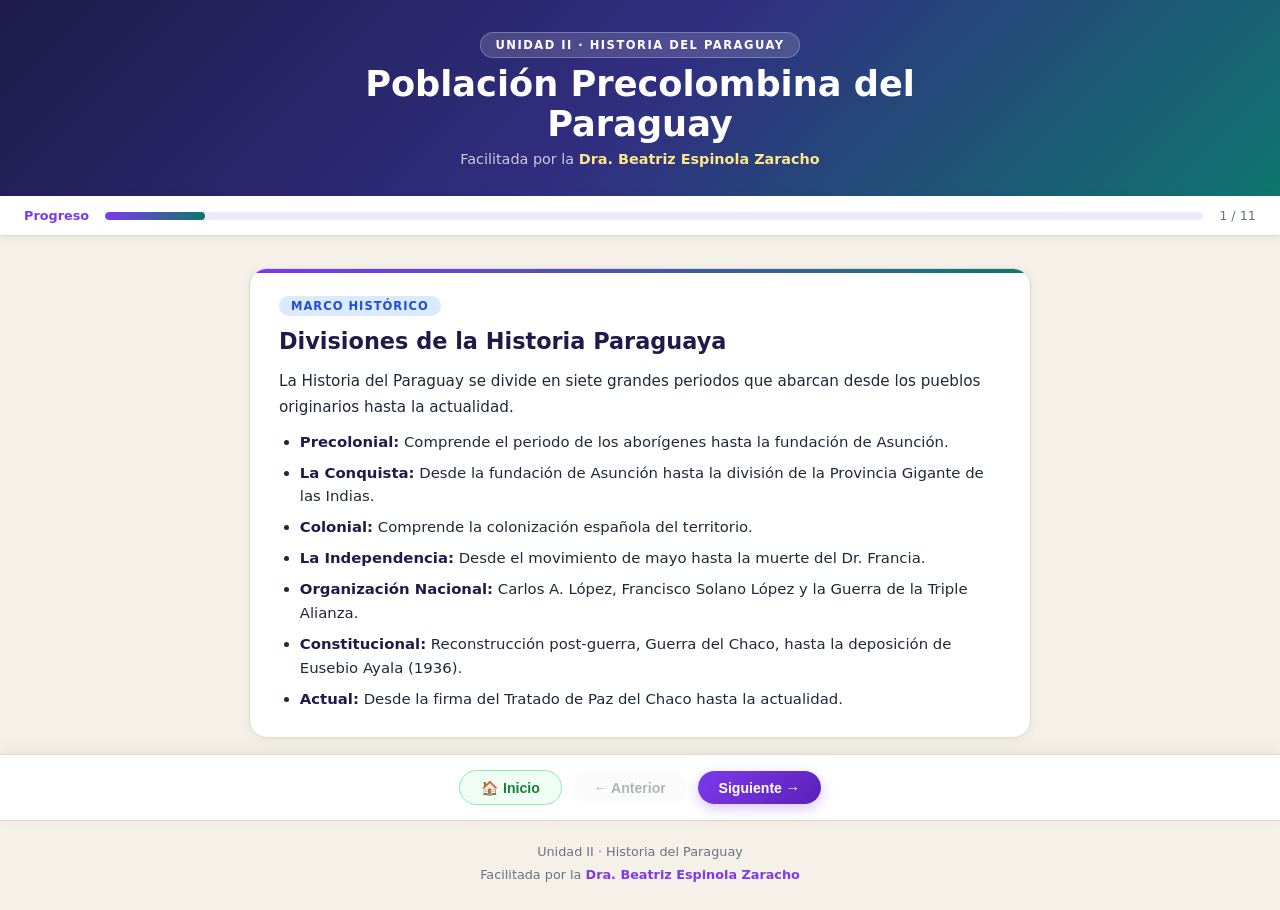
<file: unidad2/index.html>
<!DOCTYPE html>
<html lang="es">
<head>
  <meta charset="UTF-8" />
  <meta name="viewport" content="width=device-width, initial-scale=1.0"/>
  <title>Unidad II — Población Precolombina del Paraguay</title>
  <style>
    :root {
      --primary: #7c3aed;
      --primary-light: #ede9fe;
      --secondary: #0f766e;
      --text: #1f2937;
      --muted: #6b7280;
      --bg: #f5f0e8;
      --card-bg: #ffffff;
      --border: #e2d9cc;
      --radius-lg: 18px;
      --radius-md: 12px;
      --shadow: 0 8px 32px rgba(0,0,0,0.10);
      --shadow-sm: 0 2px 10px rgba(0,0,0,0.06);
    }
    *, *::before, *::after { margin: 0; padding: 0; box-sizing: border-box; }
    body { font-family: "Segoe UI", system-ui, sans-serif; background: var(--bg); color: var(--text); min-height: 100vh; display: flex; flex-direction: column; }

    .hero { background: linear-gradient(135deg, #1e1b4b 0%, #312e81 50%, #0f766e 100%); color: white; padding: 2rem 1.5rem 1.8rem; text-align: center; }
    .hero-inner { max-width: 700px; margin: 0 auto; display: flex; flex-direction: column; align-items: center; gap: 0.4rem; }
    .hero-tag { background: rgba(255,255,255,0.15); border: 1px solid rgba(255,255,255,0.25); border-radius: 999px; padding: 0.3rem 0.9rem; font-size: 0.72rem; font-weight: 700; text-transform: uppercase; letter-spacing: 1.5px; }
    .hero h1 { font-size: clamp(1.4rem, 4vw, 2.2rem); font-weight: 900; line-height: 1.15; }
    .hero-sub { font-size: 0.9rem; color: rgba(255,255,255,0.75); }
    .hero-sub strong { color: #fde68a; }

    .progress-wrap { background: white; border-bottom: 1px solid var(--border); padding: 0.75rem 1.5rem; display: flex; align-items: center; gap: 1rem; position: sticky; top: 0; z-index: 10; box-shadow: var(--shadow-sm); }
    .progress-label { font-size: 0.8rem; font-weight: 700; color: var(--primary); white-space: nowrap; }
    .progress-bar-bg { flex: 1; height: 8px; background: var(--primary-light); border-radius: 999px; overflow: hidden; }
    .progress-bar-fill { height: 100%; background: linear-gradient(90deg, var(--primary), var(--secondary)); border-radius: 999px; transition: width 0.4s ease; }
    .progress-count { font-size: 0.8rem; color: var(--muted); white-space: nowrap; }

    .main { flex: 1; max-width: 820px; width: 100%; margin: 0 auto; padding: 2rem 1.2rem 1rem; }

    .cartilla { display: none; flex-direction: column; gap: 1.2rem; animation: fadeIn 0.35s ease; }
    .cartilla.active { display: flex; }
    @keyframes fadeIn { from { opacity: 0; transform: translateY(12px); } to { opacity: 1; transform: translateY(0); } }

    .card { background: var(--card-bg); border: 1.5px solid var(--border); border-radius: var(--radius-lg); box-shadow: var(--shadow-sm); padding: 1.6rem 1.8rem; position: relative; overflow: hidden; }
    .card::before { content: ''; position: absolute; top: 0; left: 0; right: 0; height: 4px; background: linear-gradient(90deg, var(--primary), var(--secondary)); }

    .card-tag { display: inline-block; background: var(--primary-light); color: var(--primary); border-radius: 999px; padding: 0.2rem 0.75rem; font-size: 0.72rem; font-weight: 700; text-transform: uppercase; letter-spacing: 1px; margin-bottom: 0.7rem; }
    .card-tag.green { background: #dcfce7; color: #15803d; }
    .card-tag.amber { background: #fef3c7; color: #92400e; }
    .card-tag.blue  { background: #dbeafe; color: #1d4ed8; }
    .card-tag.red   { background: #fee2e2; color: #b91c1c; }

    .card h2 { font-size: clamp(1.1rem, 2.5vw, 1.4rem); font-weight: 900; color: #1e1b4b; line-height: 1.25; margin-bottom: 0.8rem; }
    .card p  { font-size: 0.95rem; color: var(--text); line-height: 1.75; margin-bottom: 0.6rem; }
    .card ul, .card ol { padding-left: 1.3rem; display: flex; flex-direction: column; gap: 0.45rem; margin-top: 0.4rem; }
    .card li { font-size: 0.93rem; line-height: 1.6; }
    .card li strong { color: #1e1b4b; }

    .highlight-box { background: linear-gradient(135deg, #f5f3ff, #ede9fe); border: 1.5px solid #c4b5fd; border-radius: var(--radius-md); padding: 1rem 1.2rem; margin-top: 0.8rem; }
    .highlight-box p { margin: 0; font-size: 0.9rem; }
    .highlight-box .label { font-size: 0.72rem; font-weight: 700; text-transform: uppercase; letter-spacing: 1px; color: var(--primary); margin-bottom: 0.3rem; }

    .dato-box { background: #fefce8; border: 1.5px solid #fde68a; border-radius: var(--radius-md); padding: 0.9rem 1.1rem; margin-top: 0.8rem; }
    .dato-box p { margin: 0; font-size: 0.88rem; color: #78350f; }
    .dato-box .label { font-size: 0.7rem; font-weight: 700; text-transform: uppercase; letter-spacing: 1px; color: #92400e; margin-bottom: 0.25rem; }

    .grid-2 { display: grid; grid-template-columns: 1fr 1fr; gap: 1rem; margin-top: 0.6rem; }
    .mini-card { background: #f9f7f4; border: 1px solid var(--border); border-radius: var(--radius-md); padding: 0.9rem 1rem; }
    .mini-card h4 { font-size: 0.88rem; font-weight: 800; color: #1e1b4b; margin-bottom: 0.35rem; }
    .mini-card p  { font-size: 0.82rem; color: var(--muted); line-height: 1.55; margin: 0; }

    .quiz-wrap { display: flex; flex-direction: column; gap: 1.4rem; }
    .quiz-header { text-align: center; margin-bottom: 0.5rem; }
    .quiz-header h2 { font-size: 1.6rem; font-weight: 900; color: #1e1b4b; }
    .quiz-header p  { font-size: 0.9rem; color: var(--muted); margin-top: 0.3rem; }

    .q-card { background: var(--card-bg); border: 1.5px solid var(--border); border-radius: var(--radius-lg); box-shadow: var(--shadow-sm); padding: 1.3rem 1.5rem; }
    .q-num  { font-size: 0.72rem; font-weight: 700; color: var(--primary); text-transform: uppercase; letter-spacing: 1px; margin-bottom: 0.4rem; }
    .q-text { font-size: 0.97rem; font-weight: 700; color: #1e1b4b; margin-bottom: 0.9rem; line-height: 1.4; }
    .options { display: flex; flex-direction: column; gap: 0.5rem; }
    .opt { display: flex; align-items: center; gap: 0.65rem; padding: 0.6rem 0.9rem; border: 1.5px solid var(--border); border-radius: var(--radius-md); cursor: pointer; font-size: 0.9rem; transition: all 0.18s; background: #fafaf9; }
    .opt:hover:not(.locked) { border-color: var(--primary); background: var(--primary-light); }
    .opt .letter { min-width: 24px; height: 24px; border-radius: 50%; background: var(--primary-light); color: var(--primary); font-size: 0.75rem; font-weight: 800; display: flex; align-items: center; justify-content: center; }
    .opt.correct { border-color: #16a34a; background: #dcfce7; }
    .opt.correct .letter { background: #16a34a; color: white; }
    .opt.wrong   { border-color: #dc2626; background: #fee2e2; }
    .opt.wrong .letter   { background: #dc2626; color: white; }
    .feedback { margin-top: 0.6rem; font-size: 0.83rem; font-weight: 600; padding: 0.45rem 0.8rem; border-radius: 8px; display: none; }
    .feedback.show { display: block; }
    .feedback.ok { background: #dcfce7; color: #15803d; }
    .feedback.ko { background: #fee2e2; color: #b91c1c; }

    .quiz-result { display: none; background: var(--card-bg); border: 1.5px solid var(--border); border-radius: var(--radius-lg); box-shadow: var(--shadow); padding: 2rem; text-align: center; flex-direction: column; align-items: center; gap: 0.7rem; }
    .quiz-result.show { display: flex; }
    .result-emoji { font-size: 3rem; }
    .result-score { font-size: 2.5rem; font-weight: 900; color: var(--primary); }
    .result-msg   { font-size: 1rem; color: var(--muted); }

    .nav { position: sticky; bottom: 0; background: white; border-top: 1px solid var(--border); padding: 0.9rem 1.5rem; display: flex; gap: 0.7rem; justify-content: center; align-items: center; box-shadow: 0 -4px 16px rgba(0,0,0,0.06); flex-wrap: wrap; }
    .nav-btn { border: none; border-radius: 999px; padding: 0.55rem 1.3rem; font-size: 0.88rem; font-weight: 700; cursor: pointer; transition: all 0.18s; background: #f3f4f6; color: var(--text); }
    .nav-btn:hover    { background: #e5e7eb; transform: translateY(-1px); }
    .nav-btn.primary  { background: linear-gradient(135deg, var(--primary), #5b21b6); color: white; box-shadow: 0 4px 14px rgba(124,58,237,0.3); }
    .nav-btn.primary:hover { box-shadow: 0 6px 18px rgba(124,58,237,0.4); }
    .nav-btn.home     { background: #f0fdf4; color: #15803d; border: 1.5px solid #86efac; }
    .nav-btn.home:hover { background: #dcfce7; }
    .nav-btn:disabled { opacity: 0.35; cursor: not-allowed; transform: none; }

    footer { text-align: center; padding: 1.2rem 1rem 1.5rem; font-size: 0.8rem; color: var(--muted); border-top: 1px solid var(--border); line-height: 1.8; }
    footer strong { color: var(--primary); }

    @media (max-width: 540px) {
      .grid-2 { grid-template-columns: 1fr; }
      .card   { padding: 1.2rem 1.1rem; }
      .nav    { padding: 0.7rem 0.8rem; }
    }
  </style>
</head>
<body>

  <header class="hero">
    <div class="hero-inner">
      <span class="hero-tag">Unidad II · Historia del Paraguay</span>
      <h1>Población Precolombina del Paraguay</h1>
      <p class="hero-sub">Facilitada por la <strong>Dra. Beatriz Espinola Zaracho</strong></p>
    </div>
  </header>

  <div class="progress-wrap">
    <span class="progress-label">Progreso</span>
    <div class="progress-bar-bg"><div class="progress-bar-fill" id="progressFill" style="width:9%"></div></div>
    <span class="progress-count" id="progressCount">1 / 11</span>
  </div>

  <main class="main">

    <!-- ══ CARTILLA 1 ══ -->
    <section class="cartilla active" id="slide-0">
      <div class="card">
        <span class="card-tag blue">Marco histórico</span>
        <h2>Divisiones de la Historia Paraguaya</h2>
        <p>La Historia del Paraguay se divide en siete grandes periodos que abarcan desde los pueblos originarios hasta la actualidad.</p>
        <ul>
          <li><strong>Precolonial:</strong> Comprende el periodo de los aborígenes hasta la fundación de Asunción.</li>
          <li><strong>La Conquista:</strong> Desde la fundación de Asunción hasta la división de la Provincia Gigante de las Indias.</li>
          <li><strong>Colonial:</strong> Comprende la colonización española del territorio.</li>
          <li><strong>La Independencia:</strong> Desde el movimiento de mayo hasta la muerte del Dr. Francia.</li>
          <li><strong>Organización Nacional:</strong> Carlos A. López, Francisco Solano López y la Guerra de la Triple Alianza.</li>
          <li><strong>Constitucional:</strong> Reconstrucción post-guerra, Guerra del Chaco, hasta la deposición de Eusebio Ayala (1936).</li>
          <li><strong>Actual:</strong> Desde la firma del Tratado de Paz del Chaco hasta la actualidad.</li>
        </ul>
      </div>
    </section>

    <!-- ══ CARTILLA 2 ══ -->
    <section class="cartilla" id="slide-1">
      <div class="card">
        <span class="card-tag amber">Prehistoria</span>
        <h2>La Población Precolombina — Prehistoria</h2>
        <p>Para estudiar a los primeros habitantes del Paraguay, la Historia se apoya en la <strong>cronología</strong>, que ubica los hechos en el tiempo.</p>
        <ul>
          <li><strong>Edad Prehistórica:</strong> Tiempos muy lejanos desde la aparición de las primeras formas de vida, inclusive la del hombre en la era cuaternaria, hasta la aparición de la escritura.</li>
          <li><strong>La Prehistoria se divide en:</strong> Edad de Piedra y Edad de los Metales.</li>
        </ul>
        <div class="grid-2">
          <div class="mini-card">
            <h4>🪨 Edad de Piedra</h4>
            <p>El hombre usa la piedra como herramienta principal. Se divide en Paleolítico, Mesolítico y Neolítico.</p>
          </div>
          <div class="mini-card">
            <h4>⚙️ Edad de los Metales</h4>
            <p>Desarrollo de la metalurgia: cobre, bronce, hierro. Aparece la rueda y el comercio organizado.</p>
          </div>
        </div>
        <div class="dato-box">
          <p class="label">📚 Ciencias auxiliares</p>
          <p>La Historia del Paraguay se apoya en la <strong>arqueología</strong>, la <strong>cronología</strong> y la <strong>antropología</strong> para estudiar sus pueblos precolombinos, ya que no dejaron registros escritos.</p>
        </div>
      </div>
    </section>

    <!-- ══ CARTILLA 3 ══ -->
    <section class="cartilla" id="slide-2">
      <div class="card">
        <span class="card-tag amber">Edad de Piedra</span>
        <h2>Paleolítico, Mesolítico y Neolítico</h2>
        <p>La Edad de Piedra se divide en tres periodos que marcan la evolución del ser humano desde nómada cazador hasta agricultor sedentario.</p>
        <ul>
          <li><strong>Paleolítico (Piedra Tallada):</strong> Etapa más larga. Los humanos eran nómadas cazadores-recolectores, vivían en cuevas y dominaron el fuego.</li>
          <li><strong>Mesolítico (Piedra Media):</strong> Periodo de transición por cambios climáticos. Inicio de la caza y recolección especializada con herramientas más pequeñas y precisas.</li>
          <li><strong>Neolítico (Piedra Pulida):</strong> La gran revolución. Aparecen la <em>agricultura</em>, la <em>ganadería</em> y el <em>sedentarismo</em>. Las piedras se pulen.</li>
        </ul>
        <div class="highlight-box">
          <p class="label">💡 Revolución neolítica</p>
          <p>El Neolítico fue el cambio más importante en la prehistoria: pasar de cazar a <strong>producir alimentos</strong> permitió el crecimiento de la población y los primeros poblados permanentes.</p>
        </div>
      </div>
    </section>

    <!-- ══ CARTILLA 4 ══ -->
    <section class="cartilla" id="slide-3">
      <div class="card">
        <span class="card-tag amber">Prehistoria</span>
        <h2>La Edad de los Metales</h2>
        <p>La Edad de los Metales marcó el fin de la prehistoria gracias al dominio de nuevos materiales para fabricar herramientas y armas más resistentes.</p>
        <div class="grid-2">
          <div class="mini-card">
            <h4>🟤 Edad del Cobre</h4>
            <p>Primer metal utilizado. Blando y maleable; se usó para herramientas y adornos sencillos.</p>
          </div>
          <div class="mini-card">
            <h4>🟡 Edad del Bronce</h4>
            <p>Aleación de cobre y estaño, más dura. Permitió mejores armas y herramientas agrícolas.</p>
          </div>
          <div class="mini-card">
            <h4>⚫ Edad del Hierro</h4>
            <p>Metal más abundante y resistente. Revolucionó la agricultura, la guerra y la construcción.</p>
          </div>
          <div class="mini-card">
            <h4>🛞 Inventos clave</h4>
            <p>Invención de la rueda, desarrollo del comercio y complejización social con clases y reyes.</p>
          </div>
        </div>
        <div class="dato-box">
          <p class="label">⚠️ En Paraguay</p>
          <p>Los pueblos indígenas paraguayos <strong>no conocieron la metalurgia</strong> antes de la llegada de los españoles. Vivían en el Neolítico: usaban piedra, madera y barro para sus herramientas.</p>
        </div>
      </div>
    </section>

    <!-- ══ CARTILLA 5 ══ -->
    <section class="cartilla" id="slide-4">
      <div class="card">
        <span class="card-tag green">Etnias chaqueñas</span>
        <h2>Los Pueblos del Chaco</h2>
        <p>A la llegada de los españoles, el Gran Chaco estaba habitado por varias naciones aborígenes llamados también <em>pampinos</em>, con economía basada en la recolección, caza y pesca.</p>
        <ul>
          <li><strong>Característica común:</strong> Cada etnia se distinguía por diferencias culturales y lingüísticas propias.</li>
          <li><strong>Los Guaycurúes:</strong> Grupo más guerrero y numeroso. Incluía a los Mbayá, Payaguá, Toba y Abipon.</li>
          <li><strong>Los Mataco:</strong> Incluía a los Chulupi y Choroti. Habitaban el Chaco central y sur.</li>
          <li><strong>Los Zámucos:</strong> Habitaban el Chaco boreal, en el límite con Bolivia.</li>
        </ul>
        <div class="highlight-box">
          <p class="label">💡 Los Payaguá</p>
          <p>Los Payaguá fueron especialmente temidos por los españoles: dominaban el río Paraguay en canoas y atacaban constantemente los barcos que navegaban hacia Asunción.</p>
        </div>
      </div>
    </section>

    <!-- ══ CARTILLA 6 ══ -->
    <section class="cartilla" id="slide-5">
      <div class="card">
        <span class="card-tag green">Etnias chaqueñas</span>
        <h2>Organización política y social chaqueña</h2>
        <p>Los pueblos chaqueños no tenían organización estatal centralizada. Vivían en pequeñas agrupaciones con estructura social relativamente simple.</p>
        <ul>
          <li><strong>Organización política:</strong> No había tribu organizada. Se agrupaban en comunidades de 50 a 200 personas compuestas por familias.</li>
          <li><strong>En tiempo de guerra:</strong> Elegían capitanes y un consejo de ancianos para coordinar los ataques.</li>
          <li><strong>Jerarquía social:</strong> 1) Jefe y consejo de ancianos, 2) Guerreros, 3) Comunes, 4) Esclavos.</li>
          <li><strong>Economía:</strong> Principalmente caza y pesca. Muy poca agricultura; dependían del medio natural.</li>
        </ul>
        <div class="dato-box">
          <p class="label">📌 Diferencia con los guaraníes</p>
          <p>A diferencia de los guaraníes —agricultores semi-sedentarios— los pueblos chaqueños eran fundamentalmente <strong>nómadas</strong>, siguiendo la caza y la pesca a lo largo del año.</p>
        </div>
      </div>
    </section>

    <!-- ══ CARTILLA 7 ══ -->
    <section class="cartilla" id="slide-6">
      <div class="card">
        <span class="card-tag">Los Guaraníes</span>
        <h2>Los Guaraníes: parcialidades y distribución</h2>
        <p>Los guaraníes eran el grupo indígena más numeroso y culturalmente desarrollado del actual Paraguay, habitaban principalmente las regiones boscosas al este del río Paraguay.</p>
        <ul>
          <li><strong>Extensión:</strong> Habitaban Paraguay, Argentina, Brasil y Bolivia.</li>
          <li><strong>Parcialidades en Paraguay:</strong> Carios (junto a Asunción), Itatines (norte), Omaguas (Amazonas), Chiriguanos (Bolivia), Chiripas (Guairá), Tupíes (Brasil), Guarayos (Santa Cruz).</li>
          <li><strong>Los Carios:</strong> La parcialidad más importante, asentada en las inmediaciones de Asunción. Fueron los primeros en aliarse con los conquistadores españoles.</li>
        </ul>
        <div class="dato-box">
          <p class="label">📍 Distribución geográfica</p>
          <p><strong>Carios</strong> → Asunción · <strong>Itatines</strong> → norte del Paraguay · <strong>Omaguas</strong> → Amazonas · <strong>Chiriguanos</strong> → Bolivia · <strong>Chiripas</strong> → Guairá · <strong>Tupíes</strong> → Brasil · <strong>Guarayos</strong> → Santa Cruz.</p>
        </div>
      </div>
    </section>

    <!-- ══ CARTILLA 8 ══ -->
    <section class="cartilla" id="slide-7">
      <div class="card">
        <span class="card-tag">Los Guaraníes</span>
        <h2>Organización política, social y familiar</h2>
        <p>La sociedad guaraní estaba organizada en aldeas independientes llamadas <em>tabas</em>, con un fuerte sentido de identidad familiar y comunitaria.</p>
        <ul>
          <li><strong>La taba:</strong> Aldea de 50 o más familias. Cada taba era independiente, con economía y gobierno propio. No más de 7 cabañas comunales con paredes y techos de ramas y hojas de palmera.</li>
          <li><strong>Autoridad:</strong> Reconocían la autoridad de un <em>rubicha</em> (jefe), elegido por el consejo de ancianos.</li>
          <li><strong>La familia:</strong> El padre era la cabeza de la familia. Se practicaba la <em>poligamia</em>.</li>
          <li><strong>Matrimonio:</strong> El hombre solo podía casarse luego de haber participado en una guerra.</li>
          <li><strong>Divorcio:</strong> Era conocido y aceptado; bastaba con que uno de los esposos expresara su deseo de separarse.</li>
        </ul>
        <div class="highlight-box">
          <p class="label">💡 El rubicha</p>
          <p>El rubicha no era un rey hereditario; era elegido por consenso del consejo de ancianos según su valor, sabiduría y habilidad en la guerra. Su autoridad podía ser cuestionada.</p>
        </div>
      </div>
    </section>

    <!-- ══ CARTILLA 9 ══ -->
    <section class="cartilla" id="slide-8">
      <div class="card">
        <span class="card-tag red">Religión guaraní</span>
        <h2>Religión y Antropofagia Ritual</h2>
        <p>Los guaraníes tenían un complejo sistema de creencias que mezclaba religión, magia y una visión animista del mundo.</p>
        <ul>
          <li><strong>Tupá:</strong> El Ser Supremo. Se manifestaba a través del trueno y el relámpago.</li>
          <li><strong>El alma (ãnga):</strong> Después de la muerte iba al <em>yvaga</em> (paraíso) o al <em>añaretã</em> (infierno), según el comportamiento en vida.</li>
          <li><strong>El avá pajé (chamán):</strong> Practicaba una mezcla de hechicería y religión; era intermediario entre el mundo humano y el espiritual.</li>
          <li><strong>Mundo mágico:</strong> Creían en genios y seres legendarios que habitaban la naturaleza.</li>
          <li><strong>Antropofagia ritual:</strong> Consumo ritual del enemigo capturado en guerra como modo de <em>heredar sus cualidades heroicas</em>. No era por hambre; era un rito de poder y honor.</li>
        </ul>
        <div class="highlight-box">
          <p class="label">💡 Contexto de la antropofagia</p>
          <p>Era un rito sagrado, no una costumbre cotidiana. Al comer al enemigo valiente, el guerrero absorbía su coraje. Por eso solo se comía a los guerreros más temibles, nunca a los débiles.</p>
        </div>
      </div>
    </section>

    <!-- ══ CARTILLA 10 ══ -->
    <section class="cartilla" id="slide-9">
      <div class="card">
        <span class="card-tag green">Cultura material</span>
        <h2>Cultura Material Guaraní</h2>
        <p>La cultura material guaraní se caracterizaba por una adaptación armónica al entorno selvático con técnicas artesanales de alta complejidad.</p>
        <div class="grid-2">
          <div class="mini-card">
            <h4>🏺 Alfarería</h4>
            <p>Cántaros, vasijas y urnas funerarias de cerámica usando arcilla y barro. Alta calidad artística y funcional.</p>
          </div>
          <div class="mini-card">
            <h4>🧵 Tejidos</h4>
            <p>Hamacas y telas de fibras naturales (algodón). La hamaca paraguaya tiene origen guaraní.</p>
          </div>
          <div class="mini-card">
            <h4>🧺 Cestería</h4>
            <p>Cestos y canastas con fibras vegetales trenzadas para almacenar y transportar alimentos.</p>
          </div>
          <div class="mini-card">
            <h4>🏹 Armas</h4>
            <p>Arcos, lanzas y mazas de madera de alta precisión. El arco guaraní era temido por su alcance y potencia.</p>
          </div>
        </div>
        <div class="dato-box">
          <p class="label">🌿 Economía guaraní</p>
          <p>Los guaraníes eran <strong>semi-sedentarios</strong>: cultivaban maíz, mandioca, batata y poroto, pero también cazaban, pescaban y recolectaban frutos del monte.</p>
        </div>
      </div>
    </section>

    <!-- ══ QUIZ ══ -->
    <section class="cartilla" id="slide-10">
      <div class="quiz-wrap">
        <div class="quiz-header">
          <h2>🎯 Quiz Final</h2>
          <p>Unidad II · 8 preguntas · Seleccioná la respuesta correcta</p>
        </div>

        <!-- Q1 -->
        <div class="q-card" id="q0">
          <p class="q-num">Pregunta 1</p>
          <p class="q-text">¿Qué periodo comprende la etapa "Precolonial" de la Historia Paraguaya?</p>
          <div class="options">
            <div class="opt" onclick="answer(0,0,0)"><span class="letter">A</span> Desde los aborígenes hasta la fundación de Asunción</div>
            <div class="opt" onclick="answer(0,1,0)"><span class="letter">B</span> Desde la independencia hasta la Guerra de la Triple Alianza</div>
            <div class="opt" onclick="answer(0,2,0)"><span class="letter">C</span> Desde la fundación de Asunción hasta la división de la Provincia</div>
            <div class="opt" onclick="answer(0,3,0)"><span class="letter">D</span> Desde el Tratado de Paz del Chaco hasta la actualidad</div>
          </div>
          <div class="feedback" id="fb0"></div>
        </div>

        <!-- Q2 -->
        <div class="q-card" id="q1">
          <p class="q-num">Pregunta 2</p>
          <p class="q-text">¿En qué dos grandes periodos se divide la Prehistoria?</p>
          <div class="options">
            <div class="opt" onclick="answer(1,0,1)"><span class="letter">A</span> Edad Antigua y Edad Media</div>
            <div class="opt" onclick="answer(1,1,1)"><span class="letter">B</span> Edad de Piedra y Edad de los Metales</div>
            <div class="opt" onclick="answer(1,2,1)"><span class="letter">C</span> Paleolítico y Neolítico solamente</div>
            <div class="opt" onclick="answer(1,3,1)"><span class="letter">D</span> Era Cuaternaria y Era Terciaria</div>
          </div>
          <div class="feedback" id="fb1"></div>
        </div>

        <!-- Q3 -->
        <div class="q-card" id="q2">
          <p class="q-num">Pregunta 3</p>
          <p class="q-text">¿Cuál es la característica principal del Neolítico?</p>
          <div class="options">
            <div class="opt" onclick="answer(2,0,2)"><span class="letter">A</span> Los humanos eran nómadas que vivían en cuevas</div>
            <div class="opt" onclick="answer(2,1,2)"><span class="letter">B</span> Se tallaba la piedra sin pulirla</div>
            <div class="opt" onclick="answer(2,2,2)"><span class="letter">C</span> Aparecen la agricultura, la ganadería y el sedentarismo</div>
            <div class="opt" onclick="answer(2,3,2)"><span class="letter">D</span> Se descubrió la metalurgia del hierro</div>
          </div>
          <div class="feedback" id="fb2"></div>
        </div>

        <!-- Q4 -->
        <div class="q-card" id="q3">
          <p class="q-num">Pregunta 4</p>
          <p class="q-text">¿Cuáles son las tres etnias chaqueñas mencionadas en el programa?</p>
          <div class="options">
            <div class="opt" onclick="answer(3,0,1)"><span class="letter">A</span> Carios, Itatines y Chiripas</div>
            <div class="opt" onclick="answer(3,1,1)"><span class="letter">B</span> Guaycurúes, Mataco y Zámucos</div>
            <div class="opt" onclick="answer(3,2,1)"><span class="letter">C</span> Tupíes, Guarayos y Omaguas</div>
            <div class="opt" onclick="answer(3,3,1)"><span class="letter">D</span> Mbayá, Chulupi y Chiriguanos</div>
          </div>
          <div class="feedback" id="fb3"></div>
        </div>

        <!-- Q5 -->
        <div class="q-card" id="q4">
          <p class="q-num">Pregunta 5</p>
          <p class="q-text">¿Cómo se llamaba la aldea guaraní y cuántas familias la componían?</p>
          <div class="options">
            <div class="opt" onclick="answer(4,0,0)"><span class="letter">A</span> Taba · 50 o más familias</div>
            <div class="opt" onclick="answer(4,1,0)"><span class="letter">B</span> Rubicha · 10 a 20 familias</div>
            <div class="opt" onclick="answer(4,2,0)"><span class="letter">C</span> Yvaga · 100 familias exactas</div>
            <div class="opt" onclick="answer(4,3,0)"><span class="letter">D</span> Ãnga · familias de hasta 7 personas</div>
          </div>
          <div class="feedback" id="fb4"></div>
        </div>

        <!-- Q6 -->
        <div class="q-card" id="q5">
          <p class="q-num">Pregunta 6</p>
          <p class="q-text">¿Cómo se llamaba el jefe de la taba guaraní?</p>
          <div class="options">
            <div class="opt" onclick="answer(5,0,2)"><span class="letter">A</span> Avá pajé</div>
            <div class="opt" onclick="answer(5,1,2)"><span class="letter">B</span> Tupá</div>
            <div class="opt" onclick="answer(5,2,2)"><span class="letter">C</span> Rubicha</div>
            <div class="opt" onclick="answer(5,3,2)"><span class="letter">D</span> Ãnga</div>
          </div>
          <div class="feedback" id="fb5"></div>
        </div>

        <!-- Q7 -->
        <div class="q-card" id="q6">
          <p class="q-num">Pregunta 7</p>
          <p class="q-text">¿Cuál era el Ser Supremo de la religión guaraní?</p>
          <div class="options">
            <div class="opt" onclick="answer(6,0,1)"><span class="letter">A</span> Añaretã</div>
            <div class="opt" onclick="answer(6,1,1)"><span class="letter">B</span> Tupá</div>
            <div class="opt" onclick="answer(6,2,1)"><span class="letter">C</span> Avá pajé</div>
            <div class="opt" onclick="answer(6,3,1)"><span class="letter">D</span> Yvaga</div>
          </div>
          <div class="feedback" id="fb6"></div>
        </div>

        <!-- Q8 -->
        <div class="q-card" id="q7">
          <p class="q-num">Pregunta 8</p>
          <p class="q-text">¿Cuál era el propósito de la antropofagia ritual guaraní?</p>
          <div class="options">
            <div class="opt" onclick="answer(7,0,2)"><span class="letter">A</span> Alimentarse en épocas de escasez</div>
            <div class="opt" onclick="answer(7,1,2)"><span class="letter">B</span> Castigar a los enemigos cobardes</div>
            <div class="opt" onclick="answer(7,2,2)"><span class="letter">C</span> Heredar las cualidades heroicas del enemigo</div>
            <div class="opt" onclick="answer(7,3,2)"><span class="letter">D</span> Ofrecer sacrificios a Tupá</div>
          </div>
          <div class="feedback" id="fb7"></div>
        </div>

        <!-- Resultado -->
        <div class="quiz-result" id="quizResult">
          <div class="result-emoji" id="resultEmoji"></div>
          <div class="result-score" id="resultScore"></div>
          <p class="result-msg" id="resultMsg"></p>
          <button class="nav-btn primary" onclick="retryQuiz()">🔄 Intentar de nuevo</button>
        </div>

      </div>
    </section>

  </main>

  <nav class="nav">
    <button class="nav-btn home"    onclick="goHome()">🏠 Inicio</button>
    <button class="nav-btn"         onclick="prev()" id="btnPrev" disabled>← Anterior</button>
    <button class="nav-btn primary" onclick="next()" id="btnNext">Siguiente →</button>
  </nav>

  <footer>
    <p>Unidad II · Historia del Paraguay</p>
    <p>Facilitada por la <strong>Dra. Beatriz Espinola Zaracho</strong></p>
  </footer>

  <script>
    const TOTAL = 11;
    let current = 0;

    const correctAnswers = [0, 1, 2, 1, 0, 2, 1, 2];
    const feedbacks = [
      [
        "✔ Correcto. El periodo Precolonial comprende desde los aborígenes hasta la fundación de Asunción en 1537.",
        "Incorrecto. Ese periodo corresponde a la Organización Nacional.",
        "Incorrecto. Ese es el periodo de La Conquista.",
        "Incorrecto. Ese es el periodo Actual."
      ],
      [
        "Incorrecto. Esas son divisiones de la Historia, no de la Prehistoria.",
        "✔ Correcto. La Prehistoria se divide en Edad de Piedra y Edad de los Metales.",
        "Incorrecto. El Paleolítico y el Neolítico son subdivisiones de la Edad de Piedra.",
        "Incorrecto. Esas son eras geológicas, no divisiones de la Prehistoria."
      ],
      [
        "Incorrecto. Esa es la característica del Paleolítico.",
        "Incorrecto. Esa también es una característica del Paleolítico.",
        "✔ Correcto. El Neolítico trajo la revolución agrícola: agricultura, ganadería y los primeros poblados permanentes.",
        "Incorrecto. La metalurgia corresponde a la Edad de los Metales, posterior al Neolítico."
      ],
      [
        "Incorrecto. Esas son parcialidades guaraníes, no etnias chaqueñas.",
        "✔ Correcto. Las tres etnias chaqueñas del programa son los Guaycurúes, los Mataco y los Zámucos.",
        "Incorrecto. Esas son también parcialidades guaraníes.",
        "Incorrecto. Mbayá y Chulupi son subgrupos de Guaycurúes y Mataco respectivamente, pero no son las tres etnias principales."
      ],
      [
        "✔ Correcto. La aldea guaraní se llamaba taba y estaba compuesta por 50 o más familias.",
        "Incorrecto. Rubicha es el nombre del jefe, no de la aldea.",
        "Incorrecto. Yvaga es el paraíso en la religión guaraní.",
        "Incorrecto. Ãnga es el nombre del alma en la creencia guaraní."
      ],
      [
        "Incorrecto. El avá pajé era el chamán o mago, no el jefe político.",
        "Incorrecto. Tupá es el Ser Supremo de la religión guaraní.",
        "✔ Correcto. El rubicha era el jefe de la taba, elegido por el consejo de ancianos.",
        "Incorrecto. Ãnga significa 'alma' en guaraní."
      ],
      [
        "Incorrecto. Añaretã es el infierno en la cosmología guaraní.",
        "✔ Correcto. Tupá era el Ser Supremo que se manifestaba a través del trueno y el relámpago.",
        "Incorrecto. El avá pajé era el chamán, intermediario con el mundo espiritual.",
        "Incorrecto. Yvaga es el paraíso, no un ser supremo."
      ],
      [
        "Incorrecto. La antropofagia guaraní no era por hambre; era un rito religioso.",
        "Incorrecto. No se comía a los cobardes; al contrario, se comía a los más valientes.",
        "✔ Correcto. La antropofagia era un rito para absorber las cualidades heroicas del enemigo más valiente.",
        "Incorrecto. No era una ofrenda sacrificial a Tupá; era un rito de poder entre guerreros."
      ]
    ];

    let quizAnswered = new Array(8).fill(false);
    let quizScore = 0;
    let quizDone = false;

    function updateProgress() {
      const pct = ((current + 1) / TOTAL) * 100;
      document.getElementById('progressFill').style.width = pct + '%';
      document.getElementById('progressCount').textContent = (current + 1) + ' / ' + TOTAL;
      document.getElementById('btnPrev').disabled = current === 0;
      if (current === TOTAL - 1) {
        document.getElementById('btnNext').textContent = '✓ Fin';
        document.getElementById('btnNext').disabled = true;
      } else {
        document.getElementById('btnNext').textContent = 'Siguiente →';
        document.getElementById('btnNext').disabled = false;
      }
    }

    function showSlide(idx) {
      document.querySelectorAll('.cartilla').forEach(s => s.classList.remove('active'));
      document.getElementById('slide-' + idx).classList.add('active');
      window.scrollTo({ top: 0, behavior: 'smooth' });
      updateProgress();
    }

    function next() { if (current < TOTAL - 1) { current++; showSlide(current); } }
    function prev() { if (current > 0) { current--; showSlide(current); } }
    function goHome() { window.location.href = '../index.html'; }

    function answer(qIdx, optIdx, correct) {
      if (quizAnswered[qIdx]) return;
      quizAnswered[qIdx] = true;
      const card = document.getElementById('q' + qIdx);
      const opts = card.querySelectorAll('.opt');
      opts.forEach(o => o.classList.add('locked'));
      opts[optIdx].classList.add(optIdx === correct ? 'correct' : 'wrong');
      if (optIdx !== correct) opts[correct].classList.add('correct');
      const fb = document.getElementById('fb' + qIdx);
      fb.classList.add('show');
      if (optIdx === correct) {
        quizScore++;
        fb.classList.add('ok');
        fb.textContent = feedbacks[qIdx][correct];
      } else {
        fb.classList.add('ko');
        fb.textContent = feedbacks[qIdx][optIdx];
      }
      if (quizAnswered.every(a => a) && !quizDone) {
        quizDone = true;
        setTimeout(showResult, 600);
      }
    }

    function showResult() {
      const pct = Math.round((quizScore / 8) * 100);
      let emoji, msg;
      if (pct >= 90)      { emoji = '🏆'; msg = '¡Excelente! Dominás la Unidad II.'; }
      else if (pct >= 70) { emoji = '🎉'; msg = '¡Muy bien! Repasá los detalles menores.'; }
      else if (pct >= 50) { emoji = '📖'; msg = 'Bien, pero vale la pena repasar las cartillas.'; }
      else                { emoji = '💪'; msg = 'Revisá las cartillas y volvé a intentarlo.'; }
      document.getElementById('resultEmoji').textContent = emoji;
      document.getElementById('resultScore').textContent = quizScore + ' / 8 (' + pct + '%)';
      document.getElementById('resultMsg').textContent = msg;
      document.getElementById('quizResult').classList.add('show');
      document.getElementById('quizResult').scrollIntoView({ behavior: 'smooth' });
    }

    function retryQuiz() {
      quizAnswered = new Array(8).fill(false);
      quizScore = 0;
      quizDone = false;
      document.getElementById('quizResult').classList.remove('show');
      for (let i = 0; i < 8; i++) {
        document.getElementById('q' + i).querySelectorAll('.opt').forEach(o => o.classList.remove('correct','wrong','locked'));
        const fb = document.getElementById('fb' + i);
        fb.classList.remove('show','ok','ko');
        fb.textContent = '';
      }
      document.getElementById('slide-10').scrollIntoView({ behavior: 'smooth' });
    }

    updateProgress();
  </script>

</body>
</html>
</file>
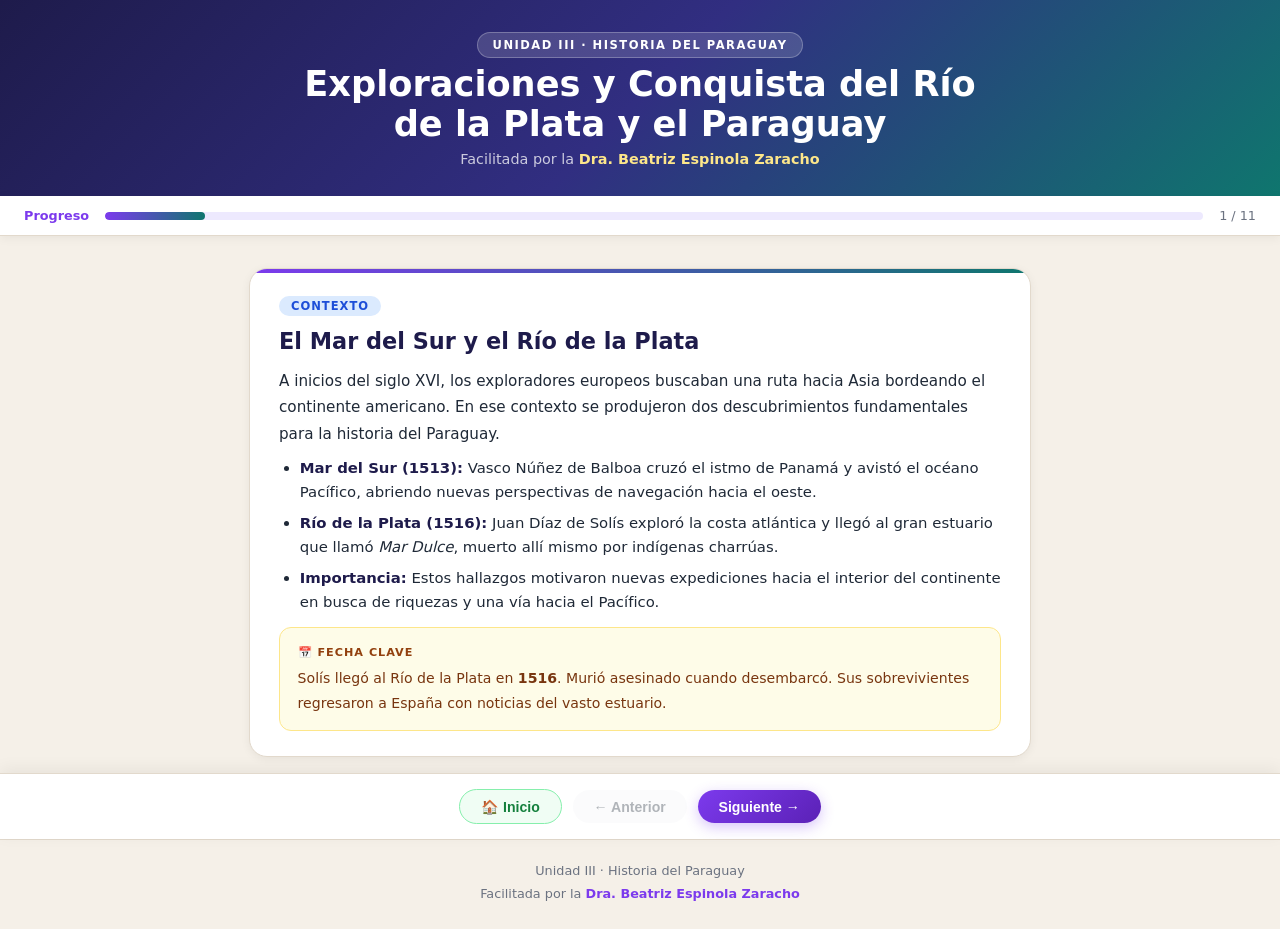
<file: unidad3/index.html>
<!DOCTYPE html>
<html lang="es">
<head>
  <meta charset="UTF-8" />
  <meta name="viewport" content="width=device-width, initial-scale=1.0"/>
  <title>Unidad III — Exploraciones y Conquista</title>
  <style>
    :root {
      --primary: #7c3aed;
      --primary-light: #ede9fe;
      --secondary: #0f766e;
      --accent: #d97706;
      --text: #1f2937;
      --muted: #6b7280;
      --bg: #f5f0e8;
      --card-bg: #ffffff;
      --border: #e2d9cc;
      --radius-lg: 18px;
      --radius-md: 12px;
      --shadow: 0 8px 32px rgba(0,0,0,0.10);
      --shadow-sm: 0 2px 10px rgba(0,0,0,0.06);
    }

    *, *::before, *::after { margin: 0; padding: 0; box-sizing: border-box; }

    body {
      font-family: "Segoe UI", system-ui, sans-serif;
      background: var(--bg);
      color: var(--text);
      min-height: 100vh;
      display: flex;
      flex-direction: column;
    }

    /* ── HERO ── */
    .hero {
      background: linear-gradient(135deg, #1e1b4b 0%, #312e81 50%, #0f766e 100%);
      color: white;
      padding: 2rem 1.5rem 1.8rem;
      text-align: center;
    }
    .hero-inner { max-width: 700px; margin: 0 auto; display: flex; flex-direction: column; align-items: center; gap: 0.4rem; }
    .hero-tag {
      background: rgba(255,255,255,0.15);
      border: 1px solid rgba(255,255,255,0.25);
      border-radius: 999px;
      padding: 0.3rem 0.9rem;
      font-size: 0.72rem;
      font-weight: 700;
      text-transform: uppercase;
      letter-spacing: 1.5px;
    }
    .hero h1 { font-size: clamp(1.4rem, 4vw, 2.2rem); font-weight: 900; line-height: 1.15; }
    .hero-sub { font-size: 0.9rem; color: rgba(255,255,255,0.75); }
    .hero-sub strong { color: #fde68a; }

    /* ── PROGRESS ── */
    .progress-wrap {
      background: white;
      border-bottom: 1px solid var(--border);
      padding: 0.75rem 1.5rem;
      display: flex;
      align-items: center;
      gap: 1rem;
      position: sticky;
      top: 0;
      z-index: 10;
      box-shadow: var(--shadow-sm);
    }
    .progress-label { font-size: 0.8rem; font-weight: 700; color: var(--primary); white-space: nowrap; }
    .progress-bar-bg {
      flex: 1;
      height: 8px;
      background: var(--primary-light);
      border-radius: 999px;
      overflow: hidden;
    }
    .progress-bar-fill {
      height: 100%;
      background: linear-gradient(90deg, var(--primary), var(--secondary));
      border-radius: 999px;
      transition: width 0.4s ease;
    }
    .progress-count { font-size: 0.8rem; color: var(--muted); white-space: nowrap; }

    /* ── MAIN ── */
    .main {
      flex: 1;
      max-width: 820px;
      width: 100%;
      margin: 0 auto;
      padding: 2rem 1.2rem 1rem;
    }

    /* ── CARTILLA ── */
    .cartilla {
      display: none;
      flex-direction: column;
      gap: 1.2rem;
      animation: fadeIn 0.35s ease;
    }
    .cartilla.active { display: flex; }

    @keyframes fadeIn {
      from { opacity: 0; transform: translateY(12px); }
      to   { opacity: 1; transform: translateY(0); }
    }

    .card {
      background: var(--card-bg);
      border: 1.5px solid var(--border);
      border-radius: var(--radius-lg);
      box-shadow: var(--shadow-sm);
      padding: 1.6rem 1.8rem;
      position: relative;
      overflow: hidden;
    }
    .card::before {
      content: '';
      position: absolute;
      top: 0; left: 0; right: 0;
      height: 4px;
      background: linear-gradient(90deg, var(--primary), var(--secondary));
    }

    .card-tag {
      display: inline-block;
      background: var(--primary-light);
      color: var(--primary);
      border-radius: 999px;
      padding: 0.2rem 0.75rem;
      font-size: 0.72rem;
      font-weight: 700;
      text-transform: uppercase;
      letter-spacing: 1px;
      margin-bottom: 0.7rem;
    }
    .card-tag.green  { background: #dcfce7; color: #15803d; }
    .card-tag.amber  { background: #fef3c7; color: #92400e; }
    .card-tag.blue   { background: #dbeafe; color: #1d4ed8; }
    .card-tag.red    { background: #fee2e2; color: #b91c1c; }

    .card h2 {
      font-size: clamp(1.1rem, 2.5vw, 1.4rem);
      font-weight: 900;
      color: #1e1b4b;
      line-height: 1.25;
      margin-bottom: 0.8rem;
    }

    .card p {
      font-size: 0.95rem;
      color: var(--text);
      line-height: 1.75;
      margin-bottom: 0.6rem;
    }

    .card ul, .card ol {
      padding-left: 1.3rem;
      display: flex;
      flex-direction: column;
      gap: 0.45rem;
      margin-top: 0.4rem;
    }
    .card li { font-size: 0.93rem; line-height: 1.6; color: var(--text); }
    .card li strong { color: #1e1b4b; }

    .highlight-box {
      background: linear-gradient(135deg, #f5f3ff, #ede9fe);
      border: 1.5px solid #c4b5fd;
      border-radius: var(--radius-md);
      padding: 1rem 1.2rem;
      margin-top: 0.8rem;
    }
    .highlight-box p { margin: 0; font-size: 0.9rem; }
    .highlight-box .label {
      font-size: 0.72rem;
      font-weight: 700;
      text-transform: uppercase;
      letter-spacing: 1px;
      color: var(--primary);
      margin-bottom: 0.3rem;
    }

    .dato-box {
      background: #fefce8;
      border: 1.5px solid #fde68a;
      border-radius: var(--radius-md);
      padding: 0.9rem 1.1rem;
      margin-top: 0.8rem;
    }
    .dato-box p { margin: 0; font-size: 0.88rem; color: #78350f; }
    .dato-box .label { font-size: 0.7rem; font-weight: 700; text-transform: uppercase; letter-spacing: 1px; color: #92400e; margin-bottom: 0.25rem; }

    .grid-2 {
      display: grid;
      grid-template-columns: 1fr 1fr;
      gap: 1rem;
      margin-top: 0.6rem;
    }
    .mini-card {
      background: #f9f7f4;
      border: 1px solid var(--border);
      border-radius: var(--radius-md);
      padding: 0.9rem 1rem;
    }
    .mini-card h4 { font-size: 0.88rem; font-weight: 800; color: #1e1b4b; margin-bottom: 0.35rem; }
    .mini-card p  { font-size: 0.82rem; color: var(--muted); line-height: 1.55; margin: 0; }

    /* ── QUIZ ── */
    .quiz-wrap { display: flex; flex-direction: column; gap: 1.4rem; }

    .quiz-header { text-align: center; margin-bottom: 0.5rem; }
    .quiz-header h2 { font-size: 1.6rem; font-weight: 900; color: #1e1b4b; }
    .quiz-header p  { font-size: 0.9rem; color: var(--muted); margin-top: 0.3rem; }

    .q-card {
      background: var(--card-bg);
      border: 1.5px solid var(--border);
      border-radius: var(--radius-lg);
      box-shadow: var(--shadow-sm);
      padding: 1.3rem 1.5rem;
    }
    .q-num  { font-size: 0.72rem; font-weight: 700; color: var(--primary); text-transform: uppercase; letter-spacing: 1px; margin-bottom: 0.4rem; }
    .q-text { font-size: 0.97rem; font-weight: 700; color: #1e1b4b; margin-bottom: 0.9rem; line-height: 1.4; }

    .options { display: flex; flex-direction: column; gap: 0.5rem; }
    .opt {
      display: flex;
      align-items: center;
      gap: 0.65rem;
      padding: 0.6rem 0.9rem;
      border: 1.5px solid var(--border);
      border-radius: var(--radius-md);
      cursor: pointer;
      font-size: 0.9rem;
      transition: all 0.18s;
      background: #fafaf9;
    }
    .opt:hover:not(.locked) { border-color: var(--primary); background: var(--primary-light); }
    .opt .letter {
      min-width: 24px;
      height: 24px;
      border-radius: 50%;
      background: var(--primary-light);
      color: var(--primary);
      font-size: 0.75rem;
      font-weight: 800;
      display: flex;
      align-items: center;
      justify-content: center;
    }
    .opt.correct  { border-color: #16a34a; background: #dcfce7; }
    .opt.correct .letter  { background: #16a34a; color: white; }
    .opt.wrong    { border-color: #dc2626; background: #fee2e2; }
    .opt.wrong .letter    { background: #dc2626; color: white; }

    .feedback {
      margin-top: 0.6rem;
      font-size: 0.83rem;
      font-weight: 600;
      padding: 0.45rem 0.8rem;
      border-radius: 8px;
      display: none;
    }
    .feedback.show { display: block; }
    .feedback.ok  { background: #dcfce7; color: #15803d; }
    .feedback.ko  { background: #fee2e2; color: #b91c1c; }

    .quiz-result {
      display: none;
      background: var(--card-bg);
      border: 1.5px solid var(--border);
      border-radius: var(--radius-lg);
      box-shadow: var(--shadow);
      padding: 2rem;
      text-align: center;
      flex-direction: column;
      align-items: center;
      gap: 0.7rem;
    }
    .quiz-result.show { display: flex; }
    .result-emoji { font-size: 3rem; }
    .result-score { font-size: 2.5rem; font-weight: 900; color: var(--primary); }
    .result-msg   { font-size: 1rem; color: var(--muted); }

    /* ── NAV ── */
    .nav {
      position: sticky;
      bottom: 0;
      background: white;
      border-top: 1px solid var(--border);
      padding: 0.9rem 1.5rem;
      display: flex;
      gap: 0.7rem;
      justify-content: center;
      align-items: center;
      box-shadow: 0 -4px 16px rgba(0,0,0,0.06);
      flex-wrap: wrap;
    }

    .nav-btn {
      border: none;
      border-radius: 999px;
      padding: 0.55rem 1.3rem;
      font-size: 0.88rem;
      font-weight: 700;
      cursor: pointer;
      transition: all 0.18s;
      background: #f3f4f6;
      color: var(--text);
    }
    .nav-btn:hover    { background: #e5e7eb; transform: translateY(-1px); }
    .nav-btn.primary  { background: linear-gradient(135deg, var(--primary), #5b21b6); color: white; box-shadow: 0 4px 14px rgba(124,58,237,0.3); }
    .nav-btn.primary:hover { box-shadow: 0 6px 18px rgba(124,58,237,0.4); }
    .nav-btn.home     { background: #f0fdf4; color: #15803d; border: 1.5px solid #86efac; }
    .nav-btn.home:hover { background: #dcfce7; }
    .nav-btn:disabled { opacity: 0.35; cursor: not-allowed; transform: none; }

    /* ── FOOTER ── */
    footer {
      text-align: center;
      padding: 1.2rem 1rem 1.5rem;
      font-size: 0.8rem;
      color: var(--muted);
      border-top: 1px solid var(--border);
      line-height: 1.8;
    }
    footer strong { color: var(--primary); }

    @media (max-width: 540px) {
      .grid-2 { grid-template-columns: 1fr; }
      .card   { padding: 1.2rem 1.1rem; }
      .nav    { padding: 0.7rem 0.8rem; }
    }
  </style>
</head>
<body>

  <header class="hero">
    <div class="hero-inner">
      <span class="hero-tag">Unidad III · Historia del Paraguay</span>
      <h1>Exploraciones y Conquista del Río de la Plata y el Paraguay</h1>
      <p class="hero-sub">Facilitada por la <strong>Dra. Beatriz Espinola Zaracho</strong></p>
    </div>
  </header>

  <div class="progress-wrap">
    <span class="progress-label">Progreso</span>
    <div class="progress-bar-bg">
      <div class="progress-bar-fill" id="progressFill" style="width:9%"></div>
    </div>
    <span class="progress-count" id="progressCount">1 / 11</span>
  </div>

  <main class="main">

    <!-- ══ CARTILLA 1 ══ -->
    <section class="cartilla active" id="slide-0">
      <div class="card">
        <span class="card-tag blue">Contexto</span>
        <h2>El Mar del Sur y el Río de la Plata</h2>
        <p>A inicios del siglo XVI, los exploradores europeos buscaban una ruta hacia Asia bordeando el continente americano. En ese contexto se produjeron dos descubrimientos fundamentales para la historia del Paraguay.</p>
        <ul>
          <li><strong>Mar del Sur (1513):</strong> Vasco Núñez de Balboa cruzó el istmo de Panamá y avistó el océano Pacífico, abriendo nuevas perspectivas de navegación hacia el oeste.</li>
          <li><strong>Río de la Plata (1516):</strong> Juan Díaz de Solís exploró la costa atlántica y llegó al gran estuario que llamó <em>Mar Dulce</em>, muerto allí mismo por indígenas charrúas.</li>
          <li><strong>Importancia:</strong> Estos hallazgos motivaron nuevas expediciones hacia el interior del continente en busca de riquezas y una vía hacia el Pacífico.</li>
        </ul>
        <div class="dato-box">
          <p class="label">📅 Fecha clave</p>
          <p>Solís llegó al Río de la Plata en <strong>1516</strong>. Murió asesinado cuando desembarcó. Sus sobrevivientes regresaron a España con noticias del vasto estuario.</p>
        </div>
      </div>
    </section>

    <!-- ══ CARTILLA 2 ══ -->
    <section class="cartilla" id="slide-1">
      <div class="card">
        <span class="card-tag">Magallanes y El Cano</span>
        <h2>La primera vuelta al mundo (1519–1522)</h2>
        <p>Fernando de Magallanes, navegante portugués al servicio de España, lideró la expedición que demostró la esfericidad de la Tierra y encontró el paso al Pacífico.</p>
        <ul>
          <li><strong>Partida:</strong> Salió de Sevilla en 1519 con cinco naves y unos 270 hombres.</li>
          <li><strong>Estrecho de Magallanes (1520):</strong> Descubrió el paso austral entre el Atlántico y el Pacífico, en el extremo sur de América.</li>
          <li><strong>Muerte de Magallanes:</strong> Murió en la batalla de Mactán (Filipinas, 1521) durante un conflicto entre tribus locales.</li>
          <li><strong>Juan Sebastián El Cano:</strong> Completó el viaje de regreso, llegando a Sevilla en 1522 con solo 18 hombres y una nave: la <em>Victoria</em>.</li>
        </ul>
        <div class="highlight-box">
          <p class="label">💡 Significado histórico</p>
          <p>La expedición probó definitivamente que la Tierra era redonda y que América era un continente separado de Asia, transformando la visión geográfica del mundo.</p>
        </div>
      </div>
    </section>

    <!-- ══ CARTILLA 3 ══ -->
    <section class="cartilla" id="slide-2">
      <div class="card">
        <span class="card-tag amber">Exploradores internos</span>
        <h2>Alejo García: primer europeo en el Paraguay</h2>
        <p>Alejo García fue un náufrago portugués que vivió entre los indígenas guaraníes y encabezó una expedición tierra adentro, convirtiéndose en el primer europeo en pisar el territorio paraguayo.</p>
        <ul>
          <li><strong>Origen:</strong> Sobreviviente del naufragio de la expedición de Solís (1516), se refugió en la costa brasileña entre los guaraníes.</li>
          <li><strong>Expedición (c. 1524):</strong> Reunió a miles de guerreros guaraníes y marchó hacia el occidente, atravesando el Chaco hasta las fronteras del Imperio Inca (Sierra de la Plata).</li>
          <li><strong>Botín:</strong> Regresó con abundante plata y noticias de grandes riquezas, alimentando la leyenda del <em>Rey Blanco</em> o <em>El Dorado</em>.</li>
          <li><strong>Muerte:</strong> Fue asesinado en 1525 por indígenas en el Chaco antes de regresar a la costa.</li>
        </ul>
        <div class="dato-box">
          <p class="label">⚠️ Dato importante</p>
          <p>Sus noticias sobre la "Sierra de la Plata" y el "Rey Blanco" fueron el principal incentivo para que España enviara expediciones al Río de la Plata.</p>
        </div>
      </div>
    </section>

    <!-- ══ CARTILLA 4 ══ -->
    <section class="cartilla" id="slide-3">
      <div class="card">
        <span class="card-tag amber">Exploradores internos</span>
        <h2>Sebastián Gaboto y la búsqueda de la plata</h2>
        <p>Sebastián Gaboto era un piloto mayor de España que, desobedeciendo sus instrucciones originales de navegar hacia Asia, optó por explorar el Río de la Plata atraído por los relatos de riquezas.</p>
        <ul>
          <li><strong>Llegada:</strong> Llegó al Río de la Plata en 1526, ascendió por los ríos Paraná y Paraguay.</li>
          <li><strong>Fundación del Fuerte Sancti Spiritu (1527):</strong> Primer asentamiento europeo permanente en la cuenca del Plata, en las costas del Paraná.</li>
          <li><strong>Hallazgos:</strong> Recibió objetos de plata de los indígenas, confirmando los relatos de Alejo García; de ahí el nombre de <em>Río de la Plata</em>.</li>
          <li><strong>Fin de la expedición:</strong> El fuerte fue destruido por los indígenas timbúes en 1529; Gaboto regresó a España.</li>
        </ul>
        <div class="highlight-box">
          <p class="label">💡 Consecuencia</p>
          <p>Los informes de Gaboto convencieron a la corona española de organizar una gran expedición hacia el Plata, liderada por Pedro de Mendoza.</p>
        </div>
      </div>
    </section>

    <!-- ══ CARTILLA 5 ══ -->
    <section class="cartilla" id="slide-4">
      <div class="card">
        <span class="card-tag red">Conquista</span>
        <h2>Pedro de Mendoza: la gran expedición</h2>
        <p>Don Pedro de Mendoza organizó la expedición más grande enviada hasta entonces al Río de la Plata, con el objetivo de establecer una presencia permanente y encontrar las riquezas del interior.</p>
        <ul>
          <li><strong>Capitulación de 1534:</strong> La corona autorizó a Mendoza a conquistar y poblar las tierras del Plata con amplios poderes de gobernador.</li>
          <li><strong>Expedición (1535):</strong> Partió con 11 naves y más de 2.000 hombres, la mayor flota enviada al Plata.</li>
          <li><strong>Objetivos:</strong> Frenar el avance portugués, encontrar la Sierra de la Plata, establecer colonias permanentes.</li>
          <li><strong>Primera fundación de Buenos Aires (1536):</strong> Fundó el <em>Puerto de Nuestra Señora del Buen Ayre</em>, pero fue asediado por los querandíes y el hambre diezmó a los pobladores.</li>
          <li><strong>Muerte:</strong> Enfermo de sífilis, regresó a España en 1537 y murió en alta mar.</li>
        </ul>
      </div>
    </section>

    <!-- ══ CARTILLA 6 ══ -->
    <section class="cartilla" id="slide-5">
      <div class="card">
        <span class="card-tag green">Fundación</span>
        <h2>Fundación de Asunción (1537)</h2>
        <p>Ante las dificultades en Buenos Aires, los expedicionarios buscaron alianzas con los guaraníes río arriba. Esto condujo directamente a la fundación de la ciudad que sería la "Madre de Ciudades".</p>
        <ul>
          <li><strong>15 de agosto de 1537:</strong> Juan de Salazar y Espinosa fundó el <em>Puerto de Nuestra Señora de la Asunción</em> en el día de la Asunción de la Virgen María.</li>
          <li><strong>Alianza con los guaraníes:</strong> Los conquistadores establecieron el sistema del <em>cuñadasgo</em>, alianza mediante el matrimonio con mujeres guaraníes, base del mestizaje paraguayo.</li>
          <li><strong>Abandono de Buenos Aires:</strong> En 1541, Domingo de Irala ordenó el traslado de los habitantes de Buenos Aires a Asunción, convirtiéndola en centro de la región.</li>
        </ul>
        <div class="highlight-box">
          <p class="label">📜 Fundador</p>
          <p><strong>Juan de Salazar y Espinosa</strong> es reconocido como el fundador oficial de Asunción. La fecha de fundación, <strong>15 de agosto</strong>, es hoy el día de la fundación de la ciudad.</p>
        </div>
      </div>
    </section>

    <!-- ══ CARTILLA 7 ══ -->
    <section class="cartilla" id="slide-6">
      <div class="card">
        <span class="card-tag blue">Marco legal</span>
        <h2>Real Provisión de 1537</h2>
        <p>La Real Provisión del 12 de septiembre de 1537 fue un documento legal fundamental que organizó el gobierno de los nuevos territorios del Río de la Plata y estableció principios que definirían la colonización.</p>
        <ul>
          <li><strong>Cabildo Abierto:</strong> Autorizó a los vecinos de Asunción a elegir a su propio gobernador cuando el puesto quedara vacante, un antecedente democrático único en América.</li>
          <li><strong>Resultado inmediato:</strong> En base a esta provisión, los conquistadores eligieron a <strong>Domingo Martínez de Irala</strong> como gobernador en 1539.</li>
          <li><strong>Importancia:</strong> Fue la primera experiencia de autogobierno colonial en América del Sur, reconocida como antecedente histórico del proceso democrático regional.</li>
        </ul>
        <div class="dato-box">
          <p class="label">📅 Fecha</p>
          <p><strong>12 de septiembre de 1537.</strong> Expedida por la reina Juana I de Castilla ("Juana la Loca") en la ciudad de Valladolid.</p>
        </div>
      </div>
    </section>

    <!-- ══ CARTILLA 8 ══ -->
    <section class="cartilla" id="slide-7">
      <div class="card">
        <span class="card-tag">Gobierno</span>
        <h2>Domingo Martínez de Irala: el gobernador</h2>
        <p>Domingo Martínez de Irala fue el verdadero organizador y consolidador de la conquista del Paraguay, gobernando de forma intermitente pero ejerciendo siempre una influencia decisiva.</p>
        <ul>
          <li><strong>Origen:</strong> Navegante vasco, llegó con la expedición de Pedro de Mendoza en 1535.</li>
          <li><strong>Elección popular (1539):</strong> Primer gobernador elegido por cabildo abierto en América, gracias a la Real Provisión de 1537.</li>
          <li><strong>Gobierno:</strong> Organizó la colonia, distribuyó tierras y encomiendas, reguló las relaciones con los guaraníes.</li>
          <li><strong>Expedición al Perú (1547–1548):</strong> Intentó encontrar una ruta hacia el Pacífico y el Imperio Inca, pero fracasó y regresó a Asunción.</li>
          <li><strong>Muerte:</strong> Murió en Asunción en <strong>1556</strong>, siendo el gobernador más longevo de la región.</li>
        </ul>
      </div>
    </section>

    <!-- ══ CARTILLA 9 ══ -->
    <section class="cartilla" id="slide-8">
      <div class="card">
        <span class="card-tag green">Legado</span>
        <h2>Legado de Irala en el Paraguay</h2>
        <p>Irala dejó una marca profunda y duradera en la sociedad paraguaya, tanto en su estructura social como en su identidad cultural.</p>
        <div class="grid-2">
          <div class="mini-card">
            <h4>🌱 Mestizaje</h4>
            <p>Institucionalizó el <em>cuñadasgo</em>, el matrimonio con mujeres guaraníes, creando la base del pueblo mestizo paraguayo y consolidando el uso del guaraní.</p>
          </div>
          <div class="mini-card">
            <h4>📋 Ordenanzas</h4>
            <p>Dictó las <strong>Ordenanzas de 1556</strong>, primer cuerpo legal específico para la región, regulando el trabajo indígena y la encomienda.</p>
          </div>
          <div class="mini-card">
            <h4>🏛️ Autogobierno</h4>
            <p>Su elección popular sentó un precedente de participación ciudadana sin precedentes en las colonias hispanoamericanas.</p>
          </div>
          <div class="mini-card">
            <h4>🗺️ Exploración</h4>
            <p>Organizó varias entradas al interior del continente, ampliando el conocimiento geográfico de la cuenca del Plata y el Chaco.</p>
          </div>
        </div>
      </div>
    </section>

    <!-- ══ CARTILLA 10 ══ -->
    <section class="cartilla" id="slide-9">
      <div class="card">
        <span class="card-tag amber">Expansión</span>
        <h2>Fundaciones desde Asunción</h2>
        <p>Asunción se convirtió en el centro de irradiación de la conquista del Cono Sur. Desde ella se fundaron las principales ciudades de la región, lo que le valió el título de <em>"Madre de Ciudades"</em>.</p>
        <ul>
          <li><strong>Santa Fe (1573):</strong> Fundada por Juan de Garay, fue la primera ciudad estable en la actual Argentina.</li>
          <li><strong>Buenos Aires (2.ª fundación, 1580):</strong> Juan de Garay la refundó definitivamente con pobladores venidos de Asunción.</li>
          <li><strong>Corrientes (1588):</strong> Fundada por Juan de Torres de Vera y Aragón.</li>
          <li><strong>Otras:</strong> Concepción del Bermejo (1585), Villa Rica del Espíritu Santo (1570, actual territorio paraguayo).</li>
        </ul>
        <div class="highlight-box">
          <p class="label">🏙️ "Madre de Ciudades"</p>
          <p>Asunción recibió este título porque fue el punto de partida de las expediciones que fundaron las principales ciudades del Cono Sur durante los siglos XVI y XVII.</p>
        </div>
      </div>
    </section>

    <!-- ══ QUIZ ══ -->
    <section class="cartilla" id="slide-10">
      <div class="quiz-wrap">
        <div class="quiz-header">
          <h2>🎯 Quiz Final</h2>
          <p>Unidad III · 8 preguntas · Seleccioná la respuesta correcta</p>
        </div>

        <!-- Q1 -->
        <div class="q-card" id="q0">
          <p class="q-num">Pregunta 1</p>
          <p class="q-text">¿Quién descubrió el Mar del Sur (Océano Pacífico) en 1513?</p>
          <div class="options">
            <div class="opt" onclick="answer(0,0,1)"><span class="letter">A</span> Juan Díaz de Solís</div>
            <div class="opt" onclick="answer(0,1,1)"><span class="letter">B</span> Vasco Núñez de Balboa</div>
            <div class="opt" onclick="answer(0,2,1)"><span class="letter">C</span> Fernando de Magallanes</div>
            <div class="opt" onclick="answer(0,3,1)"><span class="letter">D</span> Alejo García</div>
          </div>
          <div class="feedback" id="fb0"></div>
        </div>

        <!-- Q2 -->
        <div class="q-card" id="q1">
          <p class="q-num">Pregunta 2</p>
          <p class="q-text">¿En qué año llegó Juan Díaz de Solís al Río de la Plata?</p>
          <div class="options">
            <div class="opt" onclick="answer(1,0,1)"><span class="letter">A</span> 1492</div>
            <div class="opt" onclick="answer(1,1,1)"><span class="letter">B</span> 1513</div>
            <div class="opt" onclick="answer(1,2,1)"><span class="letter">C</span> 1516</div>
            <div class="opt" onclick="answer(1,3,1)"><span class="letter">D</span> 1524</div>
          </div>
          <div class="feedback" id="fb1"></div>
        </div>

        <!-- Q3 -->
        <div class="q-card" id="q2">
          <p class="q-num">Pregunta 3</p>
          <p class="q-text">¿Quién completó la primera vuelta al mundo tras la muerte de Magallanes?</p>
          <div class="options">
            <div class="opt" onclick="answer(2,0,2)"><span class="letter">A</span> Sebastián Gaboto</div>
            <div class="opt" onclick="answer(2,1,2)"><span class="letter">B</span> Juan de Salazar</div>
            <div class="opt" onclick="answer(2,2,2)"><span class="letter">C</span> Juan Sebastián El Cano</div>
            <div class="opt" onclick="answer(2,3,2)"><span class="letter">D</span> Alejo García</div>
          </div>
          <div class="feedback" id="fb2"></div>
        </div>

        <!-- Q4 -->
        <div class="q-card" id="q3">
          <p class="q-num">Pregunta 4</p>
          <p class="q-text">¿Cuál fue el aporte de Alejo García a la conquista del Paraguay?</p>
          <div class="options">
            <div class="opt" onclick="answer(3,0,1)"><span class="letter">A</span> Fundó Asunción en 1537</div>
            <div class="opt" onclick="answer(3,1,1)"><span class="letter">B</span> Fue el primer europeo en llegar al territorio paraguayo</div>
            <div class="opt" onclick="answer(3,2,1)"><span class="letter">C</span> Descubrió el estrecho que lleva su nombre</div>
            <div class="opt" onclick="answer(3,3,1)"><span class="letter">D</span> Gobernó Asunción durante 20 años</div>
          </div>
          <div class="feedback" id="fb3"></div>
        </div>

        <!-- Q5 -->
        <div class="q-card" id="q4">
          <p class="q-num">Pregunta 5</p>
          <p class="q-text">¿En qué fecha exacta fue fundada la ciudad de Asunción?</p>
          <div class="options">
            <div class="opt" onclick="answer(4,0,0)"><span class="letter">A</span> 15 de agosto de 1537</div>
            <div class="opt" onclick="answer(4,1,0)"><span class="letter">B</span> 12 de septiembre de 1537</div>
            <div class="opt" onclick="answer(4,2,0)"><span class="letter">C</span> 3 de febrero de 1536</div>
            <div class="opt" onclick="answer(4,3,0)"><span class="letter">D</span> 1 de enero de 1540</div>
          </div>
          <div class="feedback" id="fb4"></div>
        </div>

        <!-- Q6 -->
        <div class="q-card" id="q5">
          <p class="q-num">Pregunta 6</p>
          <p class="q-text">¿Qué estableció la Real Provisión de 1537 con respecto al gobierno colonial?</p>
          <div class="options">
            <div class="opt" onclick="answer(5,0,1)"><span class="letter">A</span> Que el rey nombraría directamente a todos los gobernadores</div>
            <div class="opt" onclick="answer(5,1,1)"><span class="letter">B</span> Que los vecinos podían elegir a su gobernador si el cargo quedaba vacante</div>
            <div class="opt" onclick="answer(5,2,1)"><span class="letter">C</span> Que las misiones jesuíticas tendrían autonomía total</div>
            <div class="opt" onclick="answer(5,3,1)"><span class="letter">D</span> Que la encomienda quedaba abolida en el Paraguay</div>
          </div>
          <div class="feedback" id="fb5"></div>
        </div>

        <!-- Q7 -->
        <div class="q-card" id="q6">
          <p class="q-num">Pregunta 7</p>
          <p class="q-text">¿Por qué se llama a Asunción "Madre de Ciudades"?</p>
          <div class="options">
            <div class="opt" onclick="answer(6,0,2)"><span class="letter">A</span> Porque fue la primera ciudad de América del Sur</div>
            <div class="opt" onclick="answer(6,1,2)"><span class="letter">B</span> Porque fue la capital del virreinato del Río de la Plata</div>
            <div class="opt" onclick="answer(6,2,2)"><span class="letter">C</span> Porque desde ella se fundaron las principales ciudades del Cono Sur</div>
            <div class="opt" onclick="answer(6,3,2)"><span class="letter">D</span> Porque fue fundada por la reina Juana I</div>
          </div>
          <div class="feedback" id="fb6"></div>
        </div>

        <!-- Q8 -->
        <div class="q-card" id="q7">
          <p class="q-num">Pregunta 8</p>
          <p class="q-text">¿Quién fundó la segunda y definitiva Buenos Aires en 1580?</p>
          <div class="options">
            <div class="opt" onclick="answer(7,0,0)"><span class="letter">A</span> Juan de Garay</div>
            <div class="opt" onclick="answer(7,1,0)"><span class="letter">B</span> Pedro de Mendoza</div>
            <div class="opt" onclick="answer(7,2,0)"><span class="letter">C</span> Domingo Martínez de Irala</div>
            <div class="opt" onclick="answer(7,3,0)"><span class="letter">D</span> Juan de Salazar</div>
          </div>
          <div class="feedback" id="fb7"></div>
        </div>

        <!-- Resultado -->
        <div class="quiz-result" id="quizResult">
          <div class="result-emoji" id="resultEmoji"></div>
          <div class="result-score" id="resultScore"></div>
          <p class="result-msg" id="resultMsg"></p>
          <button class="nav-btn primary" onclick="retryQuiz()">🔄 Intentar de nuevo</button>
        </div>

      </div>
    </section>

  </main>

  <nav class="nav">
    <button class="nav-btn home"    onclick="goHome()">🏠 Inicio</button>
    <button class="nav-btn"         onclick="prev()" id="btnPrev" disabled>← Anterior</button>
    <button class="nav-btn primary" onclick="next()" id="btnNext">Siguiente →</button>
  </nav>

  <footer>
    <p>Unidad III · Historia del Paraguay</p>
    <p>Facilitada por la <strong>Dra. Beatriz Espinola Zaracho</strong></p>
  </footer>

  <script>
    const TOTAL = 11; // 10 cartillas + 1 quiz
    let current = 0;

    // Respuestas correctas del quiz (índice 0-based de la opción correcta)
    const correctAnswers = [1, 2, 2, 1, 0, 1, 2, 0];
    const feedbacks = [
      ["Solís llegó al Río de la Plata, no al Mar del Sur.", "✔ Correcto. Vasco Núñez de Balboa cruzó Panamá y avistó el Pacífico en 1513.", "Magallanes encontró el estrecho que lleva su nombre en 1520.", "García exploró el Paraguay, no el Pacífico."],
      ["1492 fue la llegada de Colón al Caribe.", "1513 fue el descubrimiento del Mar del Sur.", "✔ Correcto. Solís llegó al Río de la Plata en 1516 y murió allí.", "1524 fue la expedición de Alejo García al interior."],
      ["Gaboto exploró el Río de la Plata, no completó la vuelta al mundo.", "Salazar fundó Asunción, no completó la vuelta al mundo.", "✔ Correcto. Juan Sebastián El Cano llegó a Sevilla en 1522 con la nave Victoria.", "García murió en el Chaco en 1525."],
      ["Salazar fundó Asunción; García murió antes de ver la ciudad.", "✔ Correcto. García fue el primer europeo en pisar el territorio paraguayo (c. 1524).", "Magallanes descubrió el estrecho que lleva su nombre.", "Irala gobernó Asunción, no García."],
      ["✔ Correcto. Juan de Salazar fundó Asunción el 15 de agosto de 1537, día de la Asunción de la Virgen.", "El 12 de septiembre de 1537 es la fecha de la Real Provisión, no la fundación de Asunción.", "Esa fecha corresponde a la primera fundación de Buenos Aires.", "Fecha incorrecta."],
      ["Eso no es lo que establece la Real Provisión.", "✔ Correcto. La Real Provisión autorizó a los vecinos a elegir gobernador, lo que fue inédito en América.", "Las misiones jesuíticas surgieron en el siglo XVII.", "La encomienda no fue abolida; fue regulada más tarde."],
      ["Asunción no fue la primera ciudad; fue fundada en 1537.", "Asunción no fue capital del Virreinato del Río de la Plata; ese título fue de Buenos Aires.", "✔ Correcto. Desde Asunción se fundaron Santa Fe (1573), la 2.ª Buenos Aires (1580), Corrientes (1588) y otras.", "La reina Juana I emitió la Real Provisión, pero no fundó Asunción."],
      ["✔ Correcto. Juan de Garay refundó Buenos Aires en 1580 con pobladores llegados desde Asunción.", "Mendoza hizo la primera y fallida fundación en 1536.", "Irala gobernó Asunción; no fundó Buenos Aires.", "Salazar fundó Asunción, no Buenos Aires."]
    ];

    let quizAnswered = new Array(8).fill(false);
    let quizScore = 0;
    let quizDone = false;

    function updateProgress() {
      const pct = ((current + 1) / TOTAL) * 100;
      document.getElementById('progressFill').style.width = pct + '%';
      document.getElementById('progressCount').textContent = (current + 1) + ' / ' + TOTAL;
      document.getElementById('btnPrev').disabled = current === 0;
      document.getElementById('btnNext').disabled = current === TOTAL - 1;

      if (current === TOTAL - 1) {
        document.getElementById('btnNext').textContent = '✓ Fin';
        document.getElementById('btnNext').disabled = true;
      } else {
        document.getElementById('btnNext').textContent = 'Siguiente →';
        document.getElementById('btnNext').disabled = false;
      }
    }

    function showSlide(idx) {
      document.querySelectorAll('.cartilla').forEach(s => s.classList.remove('active'));
      document.getElementById('slide-' + idx).classList.add('active');
      window.scrollTo({ top: 0, behavior: 'smooth' });
      updateProgress();
    }

    function next() { if (current < TOTAL - 1) { current++; showSlide(current); } }
    function prev() { if (current > 0) { current--; showSlide(current); } }
    function goHome() { window.location.href = '../index.html'; }

    function answer(qIdx, optIdx, correct) {
      if (quizAnswered[qIdx]) return;
      quizAnswered[qIdx] = true;

      const card = document.getElementById('q' + qIdx);
      const opts = card.querySelectorAll('.opt');
      opts.forEach(o => o.classList.add('locked'));
      opts[optIdx].classList.add(optIdx === correct ? 'correct' : 'wrong');
      if (optIdx !== correct) opts[correct].classList.add('correct');

      const fb = document.getElementById('fb' + qIdx);
      fb.classList.add('show');
      if (optIdx === correct) {
        quizScore++;
        fb.classList.add('ok');
        fb.textContent = feedbacks[qIdx][correct];
      } else {
        fb.classList.add('ko');
        fb.textContent = feedbacks[qIdx][optIdx];
      }

      if (quizAnswered.every(a => a) && !quizDone) {
        quizDone = true;
        setTimeout(showResult, 600);
      }
    }

    function showResult() {
      const res = document.getElementById('quizResult');
      const pct = Math.round((quizScore / 8) * 100);
      let emoji, msg;
      if (pct >= 90)     { emoji = '🏆'; msg = '¡Excelente! Dominás la Unidad III.'; }
      else if (pct >= 70){ emoji = '🎉'; msg = '¡Muy bien! Repasá los detalles menores.'; }
      else if (pct >= 50){ emoji = '📖'; msg = 'Bien, pero vale la pena repasar las cartillas.'; }
      else               { emoji = '💪'; msg = 'Revisá las cartillas y volvé a intentarlo.'; }
      document.getElementById('resultEmoji').textContent = emoji;
      document.getElementById('resultScore').textContent = quizScore + ' / 8 (' + pct + '%)';
      document.getElementById('resultMsg').textContent = msg;
      res.classList.add('show');
      res.scrollIntoView({ behavior: 'smooth' });
    }

    function retryQuiz() {
      quizAnswered = new Array(8).fill(false);
      quizScore = 0;
      quizDone = false;
      document.getElementById('quizResult').classList.remove('show');
      for (let i = 0; i < 8; i++) {
        const card = document.getElementById('q' + i);
        card.querySelectorAll('.opt').forEach(o => {
          o.classList.remove('correct', 'wrong', 'locked');
        });
        const fb = document.getElementById('fb' + i);
        fb.classList.remove('show', 'ok', 'ko');
        fb.textContent = '';
      }
      document.getElementById('slide-10').scrollIntoView({ behavior: 'smooth' });
    }

    updateProgress();
  </script>

</body>
</html>
</file>
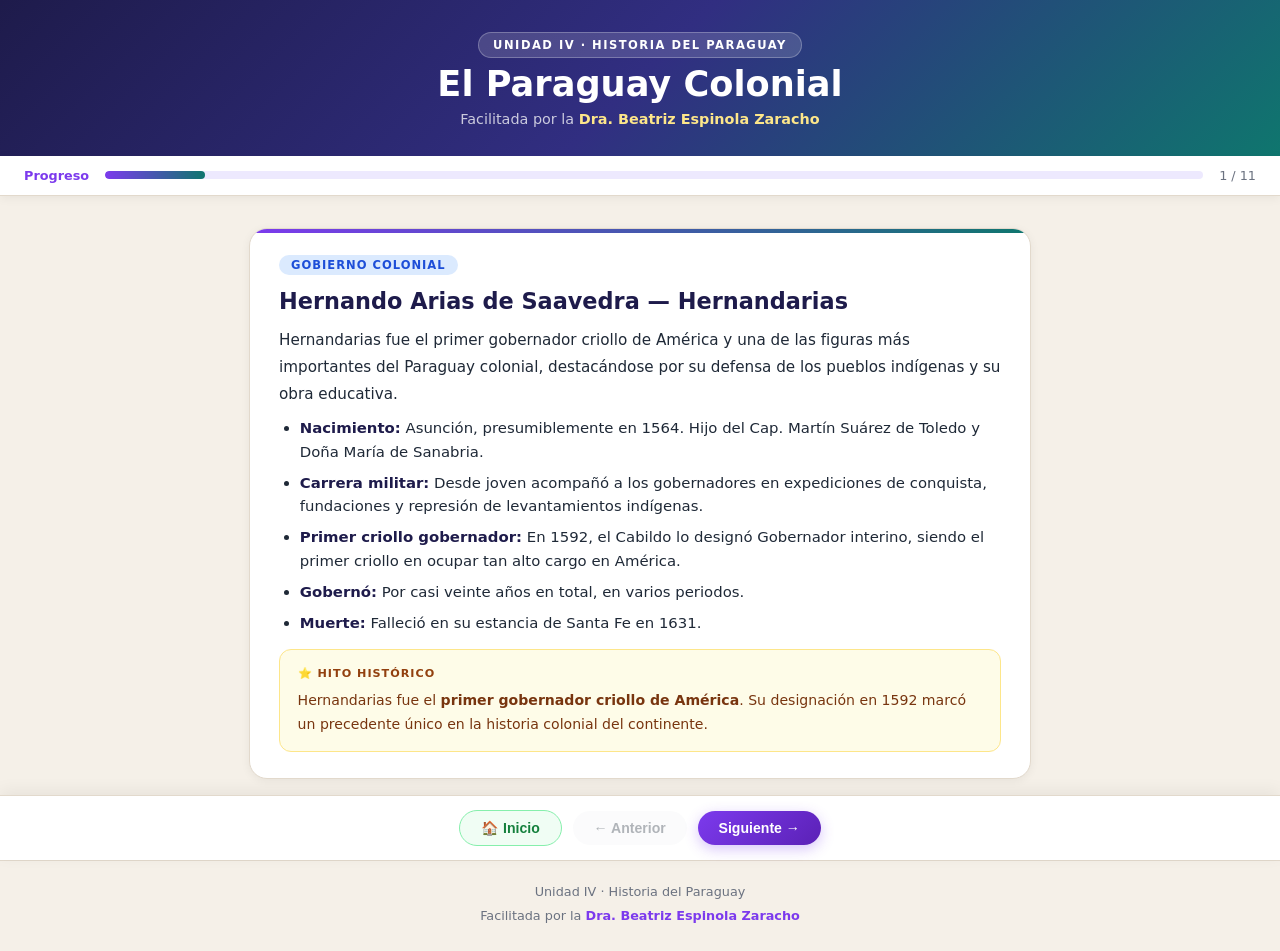
<file: unidad4/index.html>
<!DOCTYPE html>
<html lang="es">
<head>
  <meta charset="UTF-8" />
  <meta name="viewport" content="width=device-width, initial-scale=1.0"/>
  <title>Unidad IV — El Paraguay Colonial</title>
  <style>
    :root {
      --primary: #7c3aed;
      --primary-light: #ede9fe;
      --secondary: #0f766e;
      --text: #1f2937;
      --muted: #6b7280;
      --bg: #f5f0e8;
      --card-bg: #ffffff;
      --border: #e2d9cc;
      --radius-lg: 18px;
      --radius-md: 12px;
      --shadow: 0 8px 32px rgba(0,0,0,0.10);
      --shadow-sm: 0 2px 10px rgba(0,0,0,0.06);
    }
    *, *::before, *::after { margin: 0; padding: 0; box-sizing: border-box; }
    body { font-family: "Segoe UI", system-ui, sans-serif; background: var(--bg); color: var(--text); min-height: 100vh; display: flex; flex-direction: column; }

    .hero { background: linear-gradient(135deg, #1e1b4b 0%, #312e81 50%, #0f766e 100%); color: white; padding: 2rem 1.5rem 1.8rem; text-align: center; }
    .hero-inner { max-width: 700px; margin: 0 auto; display: flex; flex-direction: column; align-items: center; gap: 0.4rem; }
    .hero-tag { background: rgba(255,255,255,0.15); border: 1px solid rgba(255,255,255,0.25); border-radius: 999px; padding: 0.3rem 0.9rem; font-size: 0.72rem; font-weight: 700; text-transform: uppercase; letter-spacing: 1.5px; }
    .hero h1 { font-size: clamp(1.4rem, 4vw, 2.2rem); font-weight: 900; line-height: 1.15; }
    .hero-sub { font-size: 0.9rem; color: rgba(255,255,255,0.75); }
    .hero-sub strong { color: #fde68a; }

    .progress-wrap { background: white; border-bottom: 1px solid var(--border); padding: 0.75rem 1.5rem; display: flex; align-items: center; gap: 1rem; position: sticky; top: 0; z-index: 10; box-shadow: var(--shadow-sm); }
    .progress-label { font-size: 0.8rem; font-weight: 700; color: var(--primary); white-space: nowrap; }
    .progress-bar-bg { flex: 1; height: 8px; background: var(--primary-light); border-radius: 999px; overflow: hidden; }
    .progress-bar-fill { height: 100%; background: linear-gradient(90deg, var(--primary), var(--secondary)); border-radius: 999px; transition: width 0.4s ease; }
    .progress-count { font-size: 0.8rem; color: var(--muted); white-space: nowrap; }

    .main { flex: 1; max-width: 820px; width: 100%; margin: 0 auto; padding: 2rem 1.2rem 1rem; }

    .cartilla { display: none; flex-direction: column; gap: 1.2rem; animation: fadeIn 0.35s ease; }
    .cartilla.active { display: flex; }
    @keyframes fadeIn { from { opacity: 0; transform: translateY(12px); } to { opacity: 1; transform: translateY(0); } }

    .card { background: var(--card-bg); border: 1.5px solid var(--border); border-radius: var(--radius-lg); box-shadow: var(--shadow-sm); padding: 1.6rem 1.8rem; position: relative; overflow: hidden; }
    .card::before { content: ''; position: absolute; top: 0; left: 0; right: 0; height: 4px; background: linear-gradient(90deg, var(--primary), var(--secondary)); }

    .card-tag { display: inline-block; background: var(--primary-light); color: var(--primary); border-radius: 999px; padding: 0.2rem 0.75rem; font-size: 0.72rem; font-weight: 700; text-transform: uppercase; letter-spacing: 1px; margin-bottom: 0.7rem; }
    .card-tag.green { background: #dcfce7; color: #15803d; }
    .card-tag.amber { background: #fef3c7; color: #92400e; }
    .card-tag.blue  { background: #dbeafe; color: #1d4ed8; }
    .card-tag.red   { background: #fee2e2; color: #b91c1c; }

    .card h2 { font-size: clamp(1.1rem, 2.5vw, 1.4rem); font-weight: 900; color: #1e1b4b; line-height: 1.25; margin-bottom: 0.8rem; }
    .card p  { font-size: 0.95rem; color: var(--text); line-height: 1.75; margin-bottom: 0.6rem; }
    .card ul, .card ol { padding-left: 1.3rem; display: flex; flex-direction: column; gap: 0.45rem; margin-top: 0.4rem; }
    .card li { font-size: 0.93rem; line-height: 1.6; }
    .card li strong { color: #1e1b4b; }

    .highlight-box { background: linear-gradient(135deg, #f5f3ff, #ede9fe); border: 1.5px solid #c4b5fd; border-radius: var(--radius-md); padding: 1rem 1.2rem; margin-top: 0.8rem; }
    .highlight-box p { margin: 0; font-size: 0.9rem; }
    .highlight-box .label { font-size: 0.72rem; font-weight: 700; text-transform: uppercase; letter-spacing: 1px; color: var(--primary); margin-bottom: 0.3rem; }

    .dato-box { background: #fefce8; border: 1.5px solid #fde68a; border-radius: var(--radius-md); padding: 0.9rem 1.1rem; margin-top: 0.8rem; }
    .dato-box p { margin: 0; font-size: 0.88rem; color: #78350f; }
    .dato-box .label { font-size: 0.7rem; font-weight: 700; text-transform: uppercase; letter-spacing: 1px; color: #92400e; margin-bottom: 0.25rem; }

    .grid-2 { display: grid; grid-template-columns: 1fr 1fr; gap: 1rem; margin-top: 0.6rem; }
    .mini-card { background: #f9f7f4; border: 1px solid var(--border); border-radius: var(--radius-md); padding: 0.9rem 1rem; }
    .mini-card h4 { font-size: 0.88rem; font-weight: 800; color: #1e1b4b; margin-bottom: 0.35rem; }
    .mini-card p  { font-size: 0.82rem; color: var(--muted); line-height: 1.55; margin: 0; }

    .quiz-wrap { display: flex; flex-direction: column; gap: 1.4rem; }
    .quiz-header { text-align: center; margin-bottom: 0.5rem; }
    .quiz-header h2 { font-size: 1.6rem; font-weight: 900; color: #1e1b4b; }
    .quiz-header p  { font-size: 0.9rem; color: var(--muted); margin-top: 0.3rem; }

    .q-card { background: var(--card-bg); border: 1.5px solid var(--border); border-radius: var(--radius-lg); box-shadow: var(--shadow-sm); padding: 1.3rem 1.5rem; }
    .q-num  { font-size: 0.72rem; font-weight: 700; color: var(--primary); text-transform: uppercase; letter-spacing: 1px; margin-bottom: 0.4rem; }
    .q-text { font-size: 0.97rem; font-weight: 700; color: #1e1b4b; margin-bottom: 0.9rem; line-height: 1.4; }
    .options { display: flex; flex-direction: column; gap: 0.5rem; }
    .opt { display: flex; align-items: center; gap: 0.65rem; padding: 0.6rem 0.9rem; border: 1.5px solid var(--border); border-radius: var(--radius-md); cursor: pointer; font-size: 0.9rem; transition: all 0.18s; background: #fafaf9; }
    .opt:hover:not(.locked) { border-color: var(--primary); background: var(--primary-light); }
    .opt .letter { min-width: 24px; height: 24px; border-radius: 50%; background: var(--primary-light); color: var(--primary); font-size: 0.75rem; font-weight: 800; display: flex; align-items: center; justify-content: center; }
    .opt.correct { border-color: #16a34a; background: #dcfce7; }
    .opt.correct .letter { background: #16a34a; color: white; }
    .opt.wrong   { border-color: #dc2626; background: #fee2e2; }
    .opt.wrong .letter   { background: #dc2626; color: white; }
    .feedback { margin-top: 0.6rem; font-size: 0.83rem; font-weight: 600; padding: 0.45rem 0.8rem; border-radius: 8px; display: none; }
    .feedback.show { display: block; }
    .feedback.ok { background: #dcfce7; color: #15803d; }
    .feedback.ko { background: #fee2e2; color: #b91c1c; }

    .quiz-result { display: none; background: var(--card-bg); border: 1.5px solid var(--border); border-radius: var(--radius-lg); box-shadow: var(--shadow); padding: 2rem; text-align: center; flex-direction: column; align-items: center; gap: 0.7rem; }
    .quiz-result.show { display: flex; }
    .result-emoji { font-size: 3rem; }
    .result-score { font-size: 2.5rem; font-weight: 900; color: var(--primary); }
    .result-msg   { font-size: 1rem; color: var(--muted); }

    .nav { position: sticky; bottom: 0; background: white; border-top: 1px solid var(--border); padding: 0.9rem 1.5rem; display: flex; gap: 0.7rem; justify-content: center; align-items: center; box-shadow: 0 -4px 16px rgba(0,0,0,0.06); flex-wrap: wrap; }
    .nav-btn { border: none; border-radius: 999px; padding: 0.55rem 1.3rem; font-size: 0.88rem; font-weight: 700; cursor: pointer; transition: all 0.18s; background: #f3f4f6; color: var(--text); }
    .nav-btn:hover    { background: #e5e7eb; transform: translateY(-1px); }
    .nav-btn.primary  { background: linear-gradient(135deg, var(--primary), #5b21b6); color: white; box-shadow: 0 4px 14px rgba(124,58,237,0.3); }
    .nav-btn.primary:hover { box-shadow: 0 6px 18px rgba(124,58,237,0.4); }
    .nav-btn.home     { background: #f0fdf4; color: #15803d; border: 1.5px solid #86efac; }
    .nav-btn.home:hover { background: #dcfce7; }
    .nav-btn:disabled { opacity: 0.35; cursor: not-allowed; transform: none; }

    footer { text-align: center; padding: 1.2rem 1rem 1.5rem; font-size: 0.8rem; color: var(--muted); border-top: 1px solid var(--border); line-height: 1.8; }
    footer strong { color: var(--primary); }

    @media (max-width: 540px) {
      .grid-2 { grid-template-columns: 1fr; }
      .card   { padding: 1.2rem 1.1rem; }
      .nav    { padding: 0.7rem 0.8rem; }
    }
  </style>
</head>
<body>

  <header class="hero">
    <div class="hero-inner">
      <span class="hero-tag">Unidad IV · Historia del Paraguay</span>
      <h1>El Paraguay Colonial</h1>
      <p class="hero-sub">Facilitada por la <strong>Dra. Beatriz Espinola Zaracho</strong></p>
    </div>
  </header>

  <div class="progress-wrap">
    <span class="progress-label">Progreso</span>
    <div class="progress-bar-bg"><div class="progress-bar-fill" id="progressFill" style="width:9%"></div></div>
    <span class="progress-count" id="progressCount">1 / 11</span>
  </div>

  <main class="main">

    <!-- ══ CARTILLA 1 ══ -->
    <section class="cartilla active" id="slide-0">
      <div class="card">
        <span class="card-tag blue">Gobierno colonial</span>
        <h2>Hernando Arias de Saavedra — Hernandarias</h2>
        <p>Hernandarias fue el primer gobernador criollo de América y una de las figuras más importantes del Paraguay colonial, destacándose por su defensa de los pueblos indígenas y su obra educativa.</p>
        <ul>
          <li><strong>Nacimiento:</strong> Asunción, presumiblemente en 1564. Hijo del Cap. Martín Suárez de Toledo y Doña María de Sanabria.</li>
          <li><strong>Carrera militar:</strong> Desde joven acompañó a los gobernadores en expediciones de conquista, fundaciones y represión de levantamientos indígenas.</li>
          <li><strong>Primer criollo gobernador:</strong> En 1592, el Cabildo lo designó Gobernador interino, siendo el primer criollo en ocupar tan alto cargo en América.</li>
          <li><strong>Gobernó:</strong> Por casi veinte años en total, en varios periodos.</li>
          <li><strong>Muerte:</strong> Falleció en su estancia de Santa Fe en 1631.</li>
        </ul>
        <div class="dato-box">
          <p class="label">⭐ Hito histórico</p>
          <p>Hernandarias fue el <strong>primer gobernador criollo de América</strong>. Su designación en 1592 marcó un precedente único en la historia colonial del continente.</p>
        </div>
      </div>
    </section>

    <!-- ══ CARTILLA 2 ══ -->
    <section class="cartilla" id="slide-1">
      <div class="card">
        <span class="card-tag blue">Gobierno colonial</span>
        <h2>Obra de Hernandarias: leyes y religión</h2>
        <p>Durante su gobierno, Hernandarias promovió activamente la protección del indígena y la organización religiosa y cultural de la provincia.</p>
        <ul>
          <li><strong>Ordenanzas de protección indígena (1598 y 1603):</strong> Defendió al indio y reglamentó sus relaciones con los encomenderos.</li>
          <li><strong>Sínodo Asunceno (1603):</strong> Reunión eclesiástica donde se decidió utilizar el <em>guaraní</em> como idioma de evangelización — un reconocimiento único a la lengua nativa.</li>
          <li><strong>Cédula Real de 1602:</strong> Fue nombrado oficialmente Gobernador de la Provincia del Paraguay. Ese mismo año se abrió el puerto de Buenos Aires para la exportación e importación.</li>
          <li><strong>Cédula de 1608:</strong> A pedido de Hernandarias, llegaron los jesuitas al Río de la Plata con el objetivo de reducir a los indios por la religión.</li>
        </ul>
        <div class="highlight-box">
          <p class="label">💡 El guaraní como lengua oficial</p>
          <p>La decisión del Sínodo de 1603 de usar el guaraní para evangelizar fue visionaria: convirtió al guaraní en lengua de comunicación masiva y explica por qué hoy sigue siendo idioma oficial del Paraguay.</p>
        </div>
      </div>
    </section>

    <!-- ══ CARTILLA 3 ══ -->
    <section class="cartilla" id="slide-2">
      <div class="card">
        <span class="card-tag green">Educación y cultura</span>
        <h2>Creaciones educativas y culturales</h2>
        <p>Bajo la influencia de Hernandarias y la llegada de las órdenes religiosas, el Paraguay colonial desarrolló sus primeras instituciones educativas y culturales.</p>
        <ul>
          <li><strong>Casa de Recogidas y Huérfanas:</strong> Fundada por Francisca de Bocanegra, primera institución de asistencia social para mujeres en la provincia.</li>
          <li><strong>Escuela Colegio del Padre Francisco de Zaldívar:</strong> Primera institución educativa formal en Asunción.</li>
          <li><strong>Colegio jesuita en Asunción:</strong> Los jesuitas habilitaron el primer instituto de enseñanza secundaria en Asunción.</li>
          <li><strong>Colegio Máximo de Córdoba:</strong> Fundado por Hernando de Trejo y Sanabria, hermanastro de Hernandarias. Más tarde se convirtió en la primera universidad del Río de la Plata.</li>
        </ul>
        <div class="dato-box">
          <p class="label">🎓 La primera universidad</p>
          <p>El Colegio Máximo de Córdoba, vinculado directamente al entorno familiar de Hernandarias, se convirtió en la <strong>primera universidad del Río de la Plata</strong>, hoy conocida como la Universidad Nacional de Córdoba (Argentina).</p>
        </div>
      </div>
    </section>

    <!-- ══ CARTILLA 4 ══ -->
    <section class="cartilla" id="slide-3">
      <div class="card">
        <span class="card-tag red">División territorial</span>
        <h2>La División de la Provincia en 1617</h2>
        <p>Uno de los hechos más trascendentes del periodo colonial fue la división de la Provincia del Paraguay en dos gobernaciones separadas, con graves consecuencias para el territorio paraguayo.</p>
        <ul>
          <li><strong>Causa:</strong> La dificultad que enfrentaban los gobernadores para administrar un territorio tan vasto desde Asunción.</li>
          <li><strong>Real Cédula del 16 de diciembre de 1617:</strong> Dividió la gran provincia en dos gobernaciones.</li>
          <li><strong>Provincia del Paraguay:</strong> Capital Asunción. Territorio interior sin acceso al mar.</li>
          <li><strong>Provincia del Río de la Plata:</strong> Capital Buenos Aires. Con acceso al Atlántico y al comercio exterior.</li>
          <li><strong>Consecuencia:</strong> Paraguay perdió extensos territorios y, fundamentalmente, su <em>litoral marítimo</em>, quedando como provincia mediterránea sin salida al océano.</li>
        </ul>
        <div class="highlight-box">
          <p class="label">⚠️ Pérdida geopolítica</p>
          <p>La división de 1617 fue una <strong>pérdida imponderable</strong> para el destino geopolítico del Paraguay: quedó aislado del comercio atlántico y dependiente de Buenos Aires para exportar sus productos.</p>
        </div>
      </div>
    </section>

    <!-- ══ CARTILLA 5 ══ -->
    <section class="cartilla" id="slide-4">
      <div class="card">
        <span class="card-tag amber">Legislación indígena</span>
        <h2>Las Ordenanzas de Alfaro (1611)</h2>
        <p>Las Ordenanzas de Alfaro fueron el primer gran cuerpo legal colonial que protegió los derechos de los indígenas paraguayos, limitando el poder de los encomenderos.</p>
        <ul>
          <li><strong>Francisco de Alfaro:</strong> Oidor de la Audiencia de Charcas y Visitador de la Provincia del Río de la Plata. Llegó al Paraguay en 1611.</li>
          <li><strong>Objetivo:</strong> Suprimir las encomiendas con servicio personal y humanizar el trato al indígena.</li>
          <li><strong>Hernandarias como Protector de Indios:</strong> Alfaro designó a Hernandarias para este cargo, reconociendo su historial de defensa indígena.</li>
        </ul>
        <div class="highlight-box">
          <p class="label">💡 Contexto</p>
          <p>Antes de Alfaro, los indígenas eran prácticamente esclavos de los encomenderos. Las Ordenanzas intentaron transformar esa relación en una de trabajo regulado y pagado.</p>
        </div>
      </div>
    </section>

    <!-- ══ CARTILLA 6 ══ -->
    <section class="cartilla" id="slide-5">
      <div class="card">
        <span class="card-tag amber">Legislación indígena</span>
        <h2>Puntos clave de las Ordenanzas de Alfaro</h2>
        <p>Las Ordenanzas establecieron derechos concretos y limitaciones precisas para proteger a los indígenas de los abusos coloniales.</p>
        <ul>
          <li><strong>Se suprime el trabajo servil</strong> de los indios: no podían ser tratados como esclavos.</li>
          <li><strong>Restricción geográfica:</strong> No podían ser trasladados a más de una legua de distancia de sus residencias.</li>
          <li><strong>Nulidad de compraventa:</strong> Se declaró nula la compraventa de indios.</li>
          <li><strong>Libertad de patrón:</strong> El indio podía elegir a su patrón, pero no podía trabajar para el mismo más de un año.</li>
          <li><strong>Tasa anual:</strong> El indio debía abonar cinco pesos como vasallo de la Corona; si no tenía dinero, podía pagarlo con trabajo.</li>
          <li><strong>Reglamentación de la mita:</strong> El salario no podía abonarse en especie; en caso de enfermedad, el mitayo debía ser atendido por su patrón.</li>
        </ul>
        <div class="dato-box">
          <p class="label">⚠️ Limitaciones</p>
          <p>Aunque revolucionarias para la época, las Ordenanzas de Alfaro tuvieron <strong>aplicación parcial</strong>. Los encomenderos resistieron su implementación y muchos abusos continuaron en la práctica.</p>
        </div>
      </div>
    </section>

    <!-- ══ CARTILLA 7 ══ -->
    <section class="cartilla" id="slide-6">
      <div class="card">
        <span class="card-tag">Sociedad colonial</span>
        <h2>La Sociedad Colonial — Clases sociales</h2>
        <p>La sociedad colonial paraguaya estaba estructurada en clases sociales rígidas, determinadas principalmente por el origen étnico y el nacimiento.</p>
        <div class="grid-2">
          <div class="mini-card">
            <h4>👑 Peninsulares</h4>
            <p>Nacidos en España. Ocupaban los cargos más altos del gobierno, la iglesia y el ejército. Considerados de mayor rango.</p>
          </div>
          <div class="mini-card">
            <h4>🌎 Criollos</h4>
            <p>Hijos de españoles nacidos en América. Podían ocupar cargos importantes pero estaban por debajo de los peninsulares.</p>
          </div>
          <div class="mini-card">
            <h4>🤝 Mestizos</h4>
            <p>Hijos de español e indígena. Clase mayoritaria en el Paraguay. Base de la identidad cultural paraguaya actual.</p>
          </div>
          <div class="mini-card">
            <h4>🌿 Indígenas y esclavos</h4>
            <p>En la base de la pirámide. Los indígenas pagaban tributo; los esclavos africanos eran menos numerosos que en otras colonias.</p>
          </div>
        </div>
        <div class="highlight-box">
          <p class="label">💡 Paraguay: caso particular</p>
          <p>El Paraguay fue una sociedad predominantemente <strong>mestiza</strong> desde temprano, a diferencia de otras colonias. El <em>cuñadasgo</em> guaraní y la escasez de mujeres españolas aceleraron el mestizaje.</p>
        </div>
      </div>
    </section>

    <!-- ══ CARTILLA 8 ══ -->
    <section class="cartilla" id="slide-7">
      <div class="card">
        <span class="card-tag green">Economía colonial</span>
        <h2>Agricultura, ganadería e industrias</h2>
        <p>A partir de la fundación de Asunción comenzó la integración de actividades productivas, combinando los cultivos originarios con los aportados por los conquistadores.</p>
        <ul>
          <li><strong>Agricultura originaria:</strong> Maíz, porotos, maní, banana, zapallo.</li>
          <li><strong>Agricultura introducida:</strong> Caña de azúcar, vid, tomate, cítricos. También se introdujeron nuevas herramientas: azada, machete, arado de madera.</li>
          <li><strong>Ganadería:</strong> Ganado vacuno, equino, mulas, asnos, ovejas, cabras y porcinos.</li>
          <li><strong>Primeras industrias:</strong> Transformación de productos primarios: almidón, harina, azúcar, dulces, vinos, hilado, telares y cuero.</li>
          <li><strong>Yerba mate y tabaco:</strong> Constituyeron las actividades industriales más importantes. La yerba fue el producto más valorado para la exportación.</li>
        </ul>
        <div class="dato-box">
          <p class="label">🌿 La yerba mate</p>
          <p>La <strong>yerba mate</strong> fue el principal producto de exportación del Paraguay colonial, mucho antes que el tabaco. Su cultivo y comercialización fueron controlados en gran parte por las misiones jesuíticas.</p>
        </div>
      </div>
    </section>

    <!-- ══ CARTILLA 9 ══ -->
    <section class="cartilla" id="slide-8">
      <div class="card">
        <span class="card-tag green">Economía colonial</span>
        <h2>Comercio, moneda y transporte</h2>
        <p>La economía colonial paraguaya fue precaria durante gran parte del periodo colonial, caracterizada por el aislamiento, la falta de moneda y la dependencia del trueque.</p>
        <ul>
          <li><strong>Comercio interno precario:</strong> Causado por la población dispersa, la falta de vías y medios de transporte y comunicación.</li>
          <li><strong>Sistema de trueque:</strong> Durante décadas fue el principal mecanismo de intercambio económico en la provincia.</li>
          <li><strong>La Real Hacienda:</strong> El sistema obligó a convertirse en un gran depósito de mercaderías, obligada a recibirlas como pago de impuestos en especie.</li>
          <li><strong>Moneda metálica:</strong> Recién ingresó a la provincia en la última década del siglo XVIII, a través de la oficina del Estanco del Tabaco.</li>
        </ul>
        <div class="highlight-box">
          <p class="label">💡 Aislamiento económico</p>
          <p>La pérdida del litoral marítimo en 1617 obligó al Paraguay a exportar a través de Buenos Aires, pagando impuestos y dependiendo de intermediarios, lo que frenó su desarrollo económico durante décadas.</p>
        </div>
      </div>
    </section>

    <!-- ══ CARTILLA 10 ══ -->
    <section class="cartilla" id="slide-9">
      <div class="card">
        <span class="card-tag amber">Economía colonial</span>
        <h2>El Estanco del Tabaco (1779)</h2>
        <p>El Estanco del Tabaco fue un hito económico fundamental en la historia colonial del Paraguay: introdujo por primera vez la moneda metálica en la provincia y modernizó su sistema comercial.</p>
        <ul>
          <li><strong>Establecimiento:</strong> En 1779 se creó el Estanco del Tabaco en el Paraguay.</li>
          <li><strong>Monopolio estatal:</strong> La Real Renta tomó a su cargo el monopolio de compra y venta de tabaco, reabriendo la fábrica de tabaco negro que había exportado a España.</li>
          <li><strong>Cuenta corriente:</strong> Se abrió cuenta corriente a los cosecheros que contrataban determinada cantidad anual de tabaco.</li>
          <li><strong>Beneficios a cosecheros:</strong> Fueron eximidos del servicio militar.</li>
          <li><strong>Moneda metálica:</strong> Por primera vez, los cosecheros recibieron su pago en <em>moneda metálica</em>, marcando el ingreso del dinero físico a la provincia.</li>
        </ul>
        <div class="dato-box">
          <p class="label">📅 Dato clave — 1779</p>
          <p>El Estanco del Tabaco de <strong>1779</strong> fue el punto de inflexión económico del Paraguay colonial: antes de él, casi todo el comercio se hacía por trueque o en especie. Fue el inicio de una economía monetaria.</p>
        </div>
      </div>
    </section>

    <!-- ══ QUIZ ══ -->
    <section class="cartilla" id="slide-10">
      <div class="quiz-wrap">
        <div class="quiz-header">
          <h2>🎯 Quiz Final</h2>
          <p>Unidad IV · 8 preguntas · Seleccioná la respuesta correcta</p>
        </div>

        <!-- Q1 -->
        <div class="q-card" id="q0">
          <p class="q-num">Pregunta 1</p>
          <p class="q-text">¿Por qué Hernandarias fue una figura histórica única en América colonial?</p>
          <div class="options">
            <div class="opt" onclick="answer(0,0,1)"><span class="letter">A</span> Fue el primer gobernador en fundar una ciudad</div>
            <div class="opt" onclick="answer(0,1,1)"><span class="letter">B</span> Fue el primer gobernador criollo de América</div>
            <div class="opt" onclick="answer(0,2,1)"><span class="letter">C</span> Fue el primer gobernador en llegar de España</div>
            <div class="opt" onclick="answer(0,3,1)"><span class="letter">D</span> Fue el primer gobernador elegido por los indígenas</div>
          </div>
          <div class="feedback" id="fb0"></div>
        </div>

        <!-- Q2 -->
        <div class="q-card" id="q1">
          <p class="q-num">Pregunta 2</p>
          <p class="q-text">¿Qué se decidió en el Sínodo Asunceno de 1603?</p>
          <div class="options">
            <div class="opt" onclick="answer(1,0,2)"><span class="letter">A</span> Dividir la provincia en dos gobernaciones</div>
            <div class="opt" onclick="answer(1,1,2)"><span class="letter">B</span> Abolir la encomienda en el Paraguay</div>
            <div class="opt" onclick="answer(1,2,2)"><span class="letter">C</span> Usar el guaraní como idioma de evangelización</div>
            <div class="opt" onclick="answer(1,3,2)"><span class="letter">D</span> Expulsar a los jesuitas de la provincia</div>
          </div>
          <div class="feedback" id="fb1"></div>
        </div>

        <!-- Q3 -->
        <div class="q-card" id="q2">
          <p class="q-num">Pregunta 3</p>
          <p class="q-text">¿Quién fundó el Colegio Máximo de Córdoba, primera universidad del Río de la Plata?</p>
          <div class="options">
            <div class="opt" onclick="answer(2,0,2)"><span class="letter">A</span> Hernandarias</div>
            <div class="opt" onclick="answer(2,1,2)"><span class="letter">B</span> Francisco de Alfaro</div>
            <div class="opt" onclick="answer(2,2,2)"><span class="letter">C</span> Hernando de Trejo y Sanabria</div>
            <div class="opt" onclick="answer(2,3,2)"><span class="letter">D</span> Francisca de Bocanegra</div>
          </div>
          <div class="feedback" id="fb2"></div>
        </div>

        <!-- Q4 -->
        <div class="q-card" id="q3">
          <p class="q-num">Pregunta 4</p>
          <p class="q-text">¿Qué perdió Paraguay con la división provincial de 1617?</p>
          <div class="options">
            <div class="opt" onclick="answer(3,0,1)"><span class="letter">A</span> Su capital, que pasó a ser Buenos Aires</div>
            <div class="opt" onclick="answer(3,1,1)"><span class="letter">B</span> Extensos territorios y su litoral marítimo</div>
            <div class="opt" onclick="answer(3,2,1)"><span class="letter">C</span> El control de las misiones jesuíticas</div>
            <div class="opt" onclick="answer(3,3,1)"><span class="letter">D</span> La autoridad del Cabildo de Asunción</div>
          </div>
          <div class="feedback" id="fb3"></div>
        </div>

        <!-- Q5 -->
        <div class="q-card" id="q4">
          <p class="q-num">Pregunta 5</p>
          <p class="q-text">¿Cuánto debía pagar el indígena como tasa anual a la Corona según las Ordenanzas de Alfaro?</p>
          <div class="options">
            <div class="opt" onclick="answer(4,0,2)"><span class="letter">A</span> Diez pesos</div>
            <div class="opt" onclick="answer(4,1,2)"><span class="letter">B</span> Una legua de trabajo</div>
            <div class="opt" onclick="answer(4,2,2)"><span class="letter">C</span> Cinco pesos</div>
            <div class="opt" onclick="answer(4,3,2)"><span class="letter">D</span> No pagaba nada</div>
          </div>
          <div class="feedback" id="fb4"></div>
        </div>

        <!-- Q6 -->
        <div class="q-card" id="q5">
          <p class="q-num">Pregunta 6</p>
          <p class="q-text">¿Cuál fue el producto más valorado para la exportación en el Paraguay colonial?</p>
          <div class="options">
            <div class="opt" onclick="answer(5,0,0)"><span class="letter">A</span> La yerba mate</div>
            <div class="opt" onclick="answer(5,1,0)"><span class="letter">B</span> El tabaco</div>
            <div class="opt" onclick="answer(5,2,0)"><span class="letter">C</span> El cuero vacuno</div>
            <div class="opt" onclick="answer(5,3,0)"><span class="letter">D</span> La caña de azúcar</div>
          </div>
          <div class="feedback" id="fb5"></div>
        </div>

        <!-- Q7 -->
        <div class="q-card" id="q6">
          <p class="q-num">Pregunta 7</p>
          <p class="q-text">¿Por qué el comercio interno del Paraguay colonial era precario?</p>
          <div class="options">
            <div class="opt" onclick="answer(6,0,1)"><span class="letter">A</span> Porque estaba prohibido por la Corona española</div>
            <div class="opt" onclick="answer(6,1,1)"><span class="letter">B</span> Por la población dispersa y la falta de vías de comunicación</div>
            <div class="opt" onclick="answer(6,2,1)"><span class="letter">C</span> Porque todos los productos se exportaban a España</div>
            <div class="opt" onclick="answer(6,3,1)"><span class="letter">D</span> Porque los indígenas se negaban a comerciar</div>
          </div>
          <div class="feedback" id="fb6"></div>
        </div>

        <!-- Q8 -->
        <div class="q-card" id="q7">
          <p class="q-num">Pregunta 8</p>
          <p class="q-text">¿Qué importancia tuvo el Estanco del Tabaco de 1779 para la economía paraguaya?</p>
          <div class="options">
            <div class="opt" onclick="answer(7,0,2)"><span class="letter">A</span> Eliminó el sistema del trueque de forma inmediata</div>
            <div class="opt" onclick="answer(7,1,2)"><span class="letter">B</span> Permitió a Paraguay exportar directamente a Europa</div>
            <div class="opt" onclick="answer(7,2,2)"><span class="letter">C</span> Introdujo por primera vez la moneda metálica en la provincia</div>
            <div class="opt" onclick="answer(7,3,2)"><span class="letter">D</span> Abolió el monopolio comercial de Buenos Aires</div>
          </div>
          <div class="feedback" id="fb7"></div>
        </div>

        <!-- Resultado -->
        <div class="quiz-result" id="quizResult">
          <div class="result-emoji" id="resultEmoji"></div>
          <div class="result-score" id="resultScore"></div>
          <p class="result-msg" id="resultMsg"></p>
          <button class="nav-btn primary" onclick="retryQuiz()">🔄 Intentar de nuevo</button>
        </div>

      </div>
    </section>

  </main>

  <nav class="nav">
    <button class="nav-btn home"    onclick="goHome()">🏠 Inicio</button>
    <button class="nav-btn"         onclick="prev()" id="btnPrev" disabled>← Anterior</button>
    <button class="nav-btn primary" onclick="next()" id="btnNext">Siguiente →</button>
  </nav>

  <footer>
    <p>Unidad IV · Historia del Paraguay</p>
    <p>Facilitada por la <strong>Dra. Beatriz Espinola Zaracho</strong></p>
  </footer>

  <script>
    const TOTAL = 11;
    let current = 0;

    const correctAnswers = [1, 2, 2, 1, 2, 0, 1, 2];
    const feedbacks = [
      [
        "Incorrecto. Fundar ciudades fue una tarea común entre los gobernadores de la época.",
        "✔ Correcto. En 1592, Hernandarias fue designado por el Cabildo como el primer gobernador criollo de América.",
        "Incorrecto. Los gobernadores enviados desde España eran peninsulares, no criollos.",
        "Incorrecto. Hernandarias fue designado por el Cabildo, no por los indígenas."
      ],
      [
        "Incorrecto. La división de la provincia ocurrió en 1617 por Real Cédula, no en el Sínodo.",
        "Incorrecto. La abolición de la encomienda con servicio personal fue obra de Alfaro en 1611.",
        "✔ Correcto. En el Sínodo Asunceno de 1603 se decidió usar el guaraní como idioma de evangelización.",
        "Incorrecto. Los jesuitas fueron invitados por Hernandarias en 1608; su expulsión ocurrió en 1767."
      ],
      [
        "Incorrecto. Hernandarias fue gobernador, no el fundador del Colegio de Córdoba.",
        "Incorrecto. Alfaro fue el autor de las Ordenanzas de 1611, no del Colegio de Córdoba.",
        "✔ Correcto. Hernando de Trejo y Sanabria, hermanastro de Hernandarias, fundó el Colegio Máximo de Córdoba.",
        "Incorrecto. Francisca de Bocanegra fundó la Casa de Recogidas y Huérfanas, no el Colegio de Córdoba."
      ],
      [
        "Incorrecto. La capital del Paraguay siguió siendo Asunción; Buenos Aires fue capital de la nueva provincia del Río de la Plata.",
        "✔ Correcto. La división de 1617 privó al Paraguay de extensos territorios y de su litoral marítimo, aislándolo del Atlántico.",
        "Incorrecto. Las misiones jesuíticas continuaron bajo la jurisdicción del Paraguay.",
        "Incorrecto. El Cabildo de Asunción mantuvo su autoridad dentro de la nueva provincia reducida."
      ],
      [
        "Incorrecto. La tasa establecida por Alfaro era de cinco pesos, no diez.",
        "Incorrecto. 'Una legua' era la distancia máxima que podían ser trasladados, no la tasa.",
        "✔ Correcto. Las Ordenanzas de Alfaro establecieron una tasa anual de cinco pesos para el indígena como vasallo de la Corona.",
        "Incorrecto. Los indígenas sí tenían obligación de pagar tributo a la Corona."
      ],
      [
        "✔ Correcto. La yerba mate fue el producto más valorado para la exportación durante el periodo colonial paraguayo.",
        "Incorrecto. El tabaco fue importante, pero secundario a la yerba mate en el periodo colonial temprano.",
        "Incorrecto. El cuero fue un producto importante pero no el principal de exportación.",
        "Incorrecto. La caña de azúcar fue un cultivo introducido pero no el principal producto de exportación."
      ],
      [
        "Incorrecto. El comercio interno nunca estuvo prohibido; simplemente era difícil de realizar.",
        "✔ Correcto. El comercio interno era precario por la población dispersa y la falta de vías y medios de transporte y comunicación.",
        "Incorrecto. Gran parte de la producción se consumía localmente o se comerciaba regionalmente.",
        "Incorrecto. Los indígenas participaban activamente en el comercio y la producción colonial."
      ],
      [
        "Incorrecto. El trueque no desapareció de inmediato; el Estanco simplemente introdujo la moneda en el sector tabacalero.",
        "Incorrecto. El Estanco no cambió las rutas de exportación; Paraguay seguía dependiendo de Buenos Aires.",
        "✔ Correcto. El Estanco del Tabaco de 1779 fue el primer mecanismo por el que ingresó moneda metálica a la provincia del Paraguay.",
        "Incorrecto. El monopolio comercial de Buenos Aires no fue abolido; continuó vigente."
      ]
    ];

    let quizAnswered = new Array(8).fill(false);
    let quizScore = 0;
    let quizDone = false;

    function updateProgress() {
      const pct = ((current + 1) / TOTAL) * 100;
      document.getElementById('progressFill').style.width = pct + '%';
      document.getElementById('progressCount').textContent = (current + 1) + ' / ' + TOTAL;
      document.getElementById('btnPrev').disabled = current === 0;
      if (current === TOTAL - 1) {
        document.getElementById('btnNext').textContent = '✓ Fin';
        document.getElementById('btnNext').disabled = true;
      } else {
        document.getElementById('btnNext').textContent = 'Siguiente →';
        document.getElementById('btnNext').disabled = false;
      }
    }

    function showSlide(idx) {
      document.querySelectorAll('.cartilla').forEach(s => s.classList.remove('active'));
      document.getElementById('slide-' + idx).classList.add('active');
      window.scrollTo({ top: 0, behavior: 'smooth' });
      updateProgress();
    }

    function next() { if (current < TOTAL - 1) { current++; showSlide(current); } }
    function prev() { if (current > 0) { current--; showSlide(current); } }
    function goHome() { window.location.href = '../index.html'; }

    function answer(qIdx, optIdx, correct) {
      if (quizAnswered[qIdx]) return;
      quizAnswered[qIdx] = true;
      const card = document.getElementById('q' + qIdx);
      const opts = card.querySelectorAll('.opt');
      opts.forEach(o => o.classList.add('locked'));
      opts[optIdx].classList.add(optIdx === correct ? 'correct' : 'wrong');
      if (optIdx !== correct) opts[correct].classList.add('correct');
      const fb = document.getElementById('fb' + qIdx);
      fb.classList.add('show');
      if (optIdx === correct) {
        quizScore++;
        fb.classList.add('ok');
        fb.textContent = feedbacks[qIdx][correct];
      } else {
        fb.classList.add('ko');
        fb.textContent = feedbacks[qIdx][optIdx];
      }
      if (quizAnswered.every(a => a) && !quizDone) {
        quizDone = true;
        setTimeout(showResult, 600);
      }
    }

    function showResult() {
      const pct = Math.round((quizScore / 8) * 100);
      let emoji, msg;
      if (pct >= 90)      { emoji = '🏆'; msg = '¡Excelente! Dominás la Unidad IV.'; }
      else if (pct >= 70) { emoji = '🎉'; msg = '¡Muy bien! Repasá los detalles menores.'; }
      else if (pct >= 50) { emoji = '📖'; msg = 'Bien, pero vale la pena repasar las cartillas.'; }
      else                { emoji = '💪'; msg = 'Revisá las cartillas y volvé a intentarlo.'; }
      document.getElementById('resultEmoji').textContent = emoji;
      document.getElementById('resultScore').textContent = quizScore + ' / 8 (' + pct + '%)';
      document.getElementById('resultMsg').textContent = msg;
      document.getElementById('quizResult').classList.add('show');
      document.getElementById('quizResult').scrollIntoView({ behavior: 'smooth' });
    }

    function retryQuiz() {
      quizAnswered = new Array(8).fill(false);
      quizScore = 0;
      quizDone = false;
      document.getElementById('quizResult').classList.remove('show');
      for (let i = 0; i < 8; i++) {
        document.getElementById('q' + i).querySelectorAll('.opt').forEach(o => o.classList.remove('correct','wrong','locked'));
        const fb = document.getElementById('fb' + i);
        fb.classList.remove('show','ok','ko');
        fb.textContent = '';
      }
      document.getElementById('slide-10').scrollIntoView({ behavior: 'smooth' });
    }

    updateProgress();
  </script>

</body>
</html>
</file>
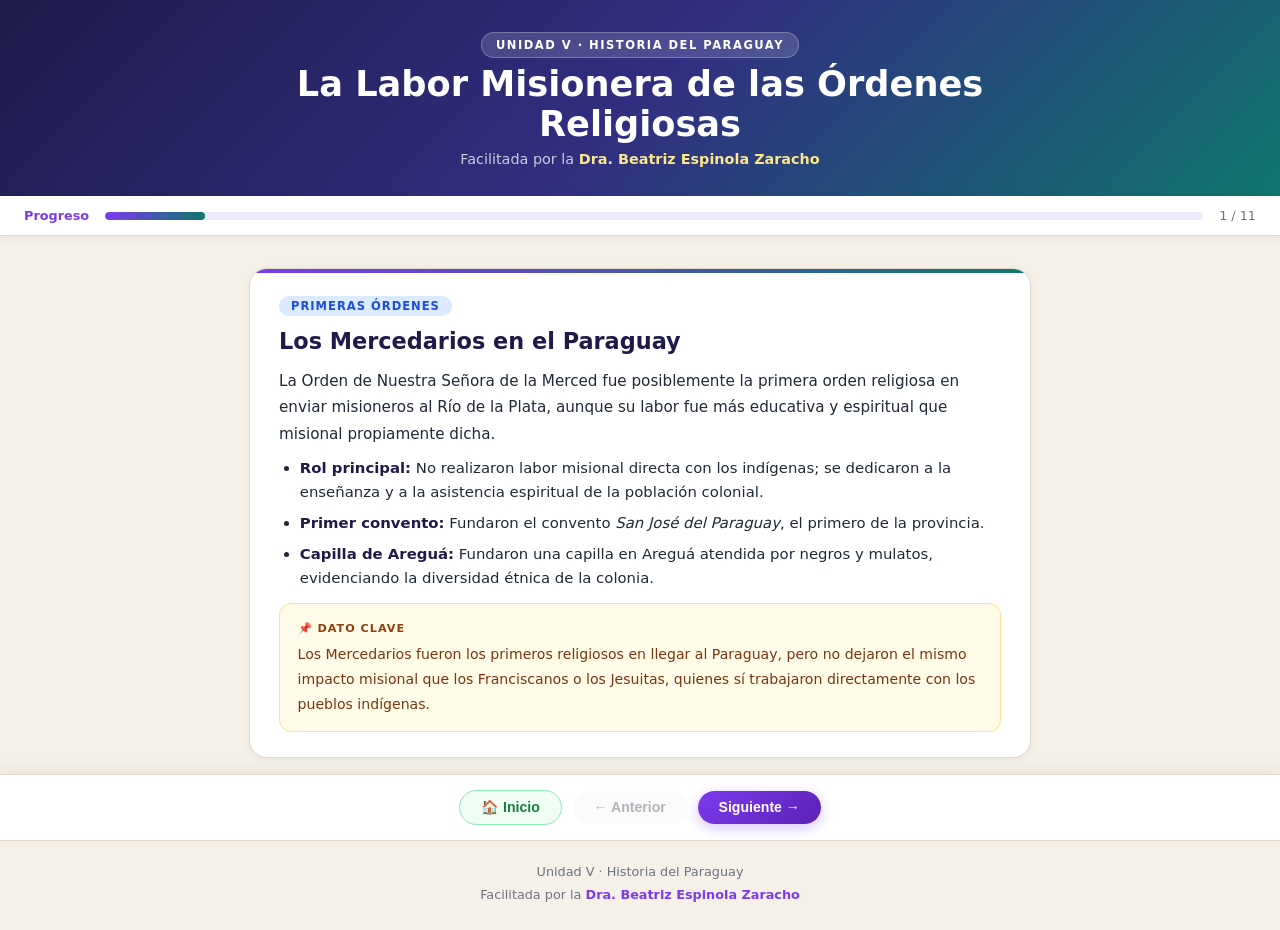
<file: unidad5/index.html>
<!DOCTYPE html>
<html lang="es">
<head>
  <meta charset="UTF-8" />
  <meta name="viewport" content="width=device-width, initial-scale=1.0"/>
  <title>Unidad V — La Labor Misionera de las Órdenes Religiosas</title>
  <style>
    :root {
      --primary: #7c3aed;
      --primary-light: #ede9fe;
      --secondary: #0f766e;
      --text: #1f2937;
      --muted: #6b7280;
      --bg: #f5f0e8;
      --card-bg: #ffffff;
      --border: #e2d9cc;
      --radius-lg: 18px;
      --radius-md: 12px;
      --shadow: 0 8px 32px rgba(0,0,0,0.10);
      --shadow-sm: 0 2px 10px rgba(0,0,0,0.06);
    }
    *, *::before, *::after { margin: 0; padding: 0; box-sizing: border-box; }
    body { font-family: "Segoe UI", system-ui, sans-serif; background: var(--bg); color: var(--text); min-height: 100vh; display: flex; flex-direction: column; }

    .hero { background: linear-gradient(135deg, #1e1b4b 0%, #312e81 50%, #0f766e 100%); color: white; padding: 2rem 1.5rem 1.8rem; text-align: center; }
    .hero-inner { max-width: 700px; margin: 0 auto; display: flex; flex-direction: column; align-items: center; gap: 0.4rem; }
    .hero-tag { background: rgba(255,255,255,0.15); border: 1px solid rgba(255,255,255,0.25); border-radius: 999px; padding: 0.3rem 0.9rem; font-size: 0.72rem; font-weight: 700; text-transform: uppercase; letter-spacing: 1.5px; }
    .hero h1 { font-size: clamp(1.4rem, 4vw, 2.2rem); font-weight: 900; line-height: 1.15; }
    .hero-sub { font-size: 0.9rem; color: rgba(255,255,255,0.75); }
    .hero-sub strong { color: #fde68a; }

    .progress-wrap { background: white; border-bottom: 1px solid var(--border); padding: 0.75rem 1.5rem; display: flex; align-items: center; gap: 1rem; position: sticky; top: 0; z-index: 10; box-shadow: var(--shadow-sm); }
    .progress-label { font-size: 0.8rem; font-weight: 700; color: var(--primary); white-space: nowrap; }
    .progress-bar-bg { flex: 1; height: 8px; background: var(--primary-light); border-radius: 999px; overflow: hidden; }
    .progress-bar-fill { height: 100%; background: linear-gradient(90deg, var(--primary), var(--secondary)); border-radius: 999px; transition: width 0.4s ease; }
    .progress-count { font-size: 0.8rem; color: var(--muted); white-space: nowrap; }

    .main { flex: 1; max-width: 820px; width: 100%; margin: 0 auto; padding: 2rem 1.2rem 1rem; }

    .cartilla { display: none; flex-direction: column; gap: 1.2rem; animation: fadeIn 0.35s ease; }
    .cartilla.active { display: flex; }
    @keyframes fadeIn { from { opacity: 0; transform: translateY(12px); } to { opacity: 1; transform: translateY(0); } }

    .card { background: var(--card-bg); border: 1.5px solid var(--border); border-radius: var(--radius-lg); box-shadow: var(--shadow-sm); padding: 1.6rem 1.8rem; position: relative; overflow: hidden; }
    .card::before { content: ''; position: absolute; top: 0; left: 0; right: 0; height: 4px; background: linear-gradient(90deg, var(--primary), var(--secondary)); }

    .card-tag { display: inline-block; background: var(--primary-light); color: var(--primary); border-radius: 999px; padding: 0.2rem 0.75rem; font-size: 0.72rem; font-weight: 700; text-transform: uppercase; letter-spacing: 1px; margin-bottom: 0.7rem; }
    .card-tag.green { background: #dcfce7; color: #15803d; }
    .card-tag.amber { background: #fef3c7; color: #92400e; }
    .card-tag.blue  { background: #dbeafe; color: #1d4ed8; }
    .card-tag.red   { background: #fee2e2; color: #b91c1c; }

    .card h2 { font-size: clamp(1.1rem, 2.5vw, 1.4rem); font-weight: 900; color: #1e1b4b; line-height: 1.25; margin-bottom: 0.8rem; }
    .card p  { font-size: 0.95rem; color: var(--text); line-height: 1.75; margin-bottom: 0.6rem; }
    .card ul, .card ol { padding-left: 1.3rem; display: flex; flex-direction: column; gap: 0.45rem; margin-top: 0.4rem; }
    .card li { font-size: 0.93rem; line-height: 1.6; }
    .card li strong { color: #1e1b4b; }

    .highlight-box { background: linear-gradient(135deg, #f5f3ff, #ede9fe); border: 1.5px solid #c4b5fd; border-radius: var(--radius-md); padding: 1rem 1.2rem; margin-top: 0.8rem; }
    .highlight-box p { margin: 0; font-size: 0.9rem; }
    .highlight-box .label { font-size: 0.72rem; font-weight: 700; text-transform: uppercase; letter-spacing: 1px; color: var(--primary); margin-bottom: 0.3rem; }

    .dato-box { background: #fefce8; border: 1.5px solid #fde68a; border-radius: var(--radius-md); padding: 0.9rem 1.1rem; margin-top: 0.8rem; }
    .dato-box p { margin: 0; font-size: 0.88rem; color: #78350f; }
    .dato-box .label { font-size: 0.7rem; font-weight: 700; text-transform: uppercase; letter-spacing: 1px; color: #92400e; margin-bottom: 0.25rem; }

    .grid-2 { display: grid; grid-template-columns: 1fr 1fr; gap: 1rem; margin-top: 0.6rem; }
    .mini-card { background: #f9f7f4; border: 1px solid var(--border); border-radius: var(--radius-md); padding: 0.9rem 1rem; }
    .mini-card h4 { font-size: 0.88rem; font-weight: 800; color: #1e1b4b; margin-bottom: 0.35rem; }
    .mini-card p  { font-size: 0.82rem; color: var(--muted); line-height: 1.55; margin: 0; }

    .quiz-wrap { display: flex; flex-direction: column; gap: 1.4rem; }
    .quiz-header { text-align: center; margin-bottom: 0.5rem; }
    .quiz-header h2 { font-size: 1.6rem; font-weight: 900; color: #1e1b4b; }
    .quiz-header p  { font-size: 0.9rem; color: var(--muted); margin-top: 0.3rem; }

    .q-card { background: var(--card-bg); border: 1.5px solid var(--border); border-radius: var(--radius-lg); box-shadow: var(--shadow-sm); padding: 1.3rem 1.5rem; }
    .q-num  { font-size: 0.72rem; font-weight: 700; color: var(--primary); text-transform: uppercase; letter-spacing: 1px; margin-bottom: 0.4rem; }
    .q-text { font-size: 0.97rem; font-weight: 700; color: #1e1b4b; margin-bottom: 0.9rem; line-height: 1.4; }
    .options { display: flex; flex-direction: column; gap: 0.5rem; }
    .opt { display: flex; align-items: center; gap: 0.65rem; padding: 0.6rem 0.9rem; border: 1.5px solid var(--border); border-radius: var(--radius-md); cursor: pointer; font-size: 0.9rem; transition: all 0.18s; background: #fafaf9; }
    .opt:hover:not(.locked) { border-color: var(--primary); background: var(--primary-light); }
    .opt .letter { min-width: 24px; height: 24px; border-radius: 50%; background: var(--primary-light); color: var(--primary); font-size: 0.75rem; font-weight: 800; display: flex; align-items: center; justify-content: center; }
    .opt.correct { border-color: #16a34a; background: #dcfce7; }
    .opt.correct .letter { background: #16a34a; color: white; }
    .opt.wrong   { border-color: #dc2626; background: #fee2e2; }
    .opt.wrong .letter   { background: #dc2626; color: white; }
    .feedback { margin-top: 0.6rem; font-size: 0.83rem; font-weight: 600; padding: 0.45rem 0.8rem; border-radius: 8px; display: none; }
    .feedback.show { display: block; }
    .feedback.ok { background: #dcfce7; color: #15803d; }
    .feedback.ko { background: #fee2e2; color: #b91c1c; }

    .quiz-result { display: none; background: var(--card-bg); border: 1.5px solid var(--border); border-radius: var(--radius-lg); box-shadow: var(--shadow); padding: 2rem; text-align: center; flex-direction: column; align-items: center; gap: 0.7rem; }
    .quiz-result.show { display: flex; }
    .result-emoji { font-size: 3rem; }
    .result-score { font-size: 2.5rem; font-weight: 900; color: var(--primary); }
    .result-msg   { font-size: 1rem; color: var(--muted); }

    .nav { position: sticky; bottom: 0; background: white; border-top: 1px solid var(--border); padding: 0.9rem 1.5rem; display: flex; gap: 0.7rem; justify-content: center; align-items: center; box-shadow: 0 -4px 16px rgba(0,0,0,0.06); flex-wrap: wrap; }
    .nav-btn { border: none; border-radius: 999px; padding: 0.55rem 1.3rem; font-size: 0.88rem; font-weight: 700; cursor: pointer; transition: all 0.18s; background: #f3f4f6; color: var(--text); }
    .nav-btn:hover    { background: #e5e7eb; transform: translateY(-1px); }
    .nav-btn.primary  { background: linear-gradient(135deg, var(--primary), #5b21b6); color: white; box-shadow: 0 4px 14px rgba(124,58,237,0.3); }
    .nav-btn.primary:hover { box-shadow: 0 6px 18px rgba(124,58,237,0.4); }
    .nav-btn.home     { background: #f0fdf4; color: #15803d; border: 1.5px solid #86efac; }
    .nav-btn.home:hover { background: #dcfce7; }
    .nav-btn:disabled { opacity: 0.35; cursor: not-allowed; transform: none; }

    footer { text-align: center; padding: 1.2rem 1rem 1.5rem; font-size: 0.8rem; color: var(--muted); border-top: 1px solid var(--border); line-height: 1.8; }
    footer strong { color: var(--primary); }

    @media (max-width: 540px) {
      .grid-2 { grid-template-columns: 1fr; }
      .card   { padding: 1.2rem 1.1rem; }
      .nav    { padding: 0.7rem 0.8rem; }
    }
  </style>
</head>
<body>

  <header class="hero">
    <div class="hero-inner">
      <span class="hero-tag">Unidad V · Historia del Paraguay</span>
      <h1>La Labor Misionera de las Órdenes Religiosas</h1>
      <p class="hero-sub">Facilitada por la <strong>Dra. Beatriz Espinola Zaracho</strong></p>
    </div>
  </header>

  <div class="progress-wrap">
    <span class="progress-label">Progreso</span>
    <div class="progress-bar-bg"><div class="progress-bar-fill" id="progressFill" style="width:9%"></div></div>
    <span class="progress-count" id="progressCount">1 / 11</span>
  </div>

  <main class="main">

    <!-- ══ CARTILLA 1 ══ -->
    <section class="cartilla active" id="slide-0">
      <div class="card">
        <span class="card-tag blue">Primeras órdenes</span>
        <h2>Los Mercedarios en el Paraguay</h2>
        <p>La Orden de Nuestra Señora de la Merced fue posiblemente la primera orden religiosa en enviar misioneros al Río de la Plata, aunque su labor fue más educativa y espiritual que misional propiamente dicha.</p>
        <ul>
          <li><strong>Rol principal:</strong> No realizaron labor misional directa con los indígenas; se dedicaron a la enseñanza y a la asistencia espiritual de la población colonial.</li>
          <li><strong>Primer convento:</strong> Fundaron el convento <em>San José del Paraguay</em>, el primero de la provincia.</li>
          <li><strong>Capilla de Areguá:</strong> Fundaron una capilla en Areguá atendida por negros y mulatos, evidenciando la diversidad étnica de la colonia.</li>
        </ul>
        <div class="dato-box">
          <p class="label">📌 Dato clave</p>
          <p>Los Mercedarios fueron los primeros religiosos en llegar al Paraguay, pero no dejaron el mismo impacto misional que los Franciscanos o los Jesuitas, quienes sí trabajaron directamente con los pueblos indígenas.</p>
        </div>
      </div>
    </section>

    <!-- ══ CARTILLA 2 ══ -->
    <section class="cartilla" id="slide-1">
      <div class="card">
        <span class="card-tag blue">Primeras órdenes</span>
        <h2>Los Dominicos en el Paraguay</h2>
        <p>Los Dominicos llegaron al Paraguay en el último tercio del siglo XVI, acompañando a las expediciones coloniales y estableciendo su presencia institucional en Asunción.</p>
        <ul>
          <li><strong>Llegada:</strong> Llegaron con <strong>Alonso Guerra</strong> en <strong>1583</strong>, como parte de la organización eclesiástica de la provincia.</li>
          <li><strong>Convento fundado:</strong> Establecieron el convento llamado <em>Santa Catalina Virgen y Mártir</em> en Asunción.</li>
          <li><strong>Labor:</strong> Al igual que los Mercedarios, su acción estuvo más enfocada en la vida conventual y la asistencia espiritual a la población colonial que en la evangelización masiva de los indígenas.</li>
        </ul>
        <div class="highlight-box">
          <p class="label">💡 Contexto general</p>
          <p>Tanto Mercedarios como Dominicos sentaron las bases de la vida religiosa institucional en Asunción, preparando el terreno para la llegada de órdenes más enfocadas en la labor misional indígena: los Franciscanos y los Jesuitas.</p>
        </div>
      </div>
    </section>

    <!-- ══ CARTILLA 3 ══ -->
    <section class="cartilla" id="slide-2">
      <div class="card">
        <span class="card-tag amber">Franciscanos</span>
        <h2>Los Franciscanos: llegada y primeras reducciones</h2>
        <p>Los Franciscanos fueron la orden que inició la evangelización sistemática de los guaraníes en el Paraguay, estableciendo las primeras reducciones indígenas de la provincia.</p>
        <ul>
          <li><strong>Llegada:</strong> Vinieron con la expedición de <strong>Juan Ortiz de Zárate</strong> en <strong>1575</strong>.</li>
          <li><strong>Reducciones fundadas:</strong> Altos, Atyrá, Yaguarón y Caazapá — pueblos que perduran hasta hoy.</li>
          <li><strong>Fray Luis de Bolaños:</strong> La figura más destacada. Se encargó de crear las primeras reducciones, desarrolló la grafía del guaraní y elaboró el primer catecismo en lengua nativa.</li>
          <li><strong>Legado lingüístico:</strong> Las misiones franciscanas fueron fundamentales para la preservación y sistematización de la lengua guaraní.</li>
        </ul>
        <div class="dato-box">
          <p class="label">🌿 Legado actual</p>
          <p>Los Franciscanos siguen presentes en Paraguay hasta hoy, trabajando en parroquias, escuelas y centros de ayuda social. Yaguarón conserva una iglesia franciscana colonial declarada Patrimonio Cultural.</p>
        </div>
      </div>
    </section>

    <!-- ══ CARTILLA 4 ══ -->
    <section class="cartilla" id="slide-3">
      <div class="card">
        <span class="card-tag amber">Franciscanos</span>
        <h2>Figuras franciscanas representativas</h2>
        <p>La labor franciscana en el Paraguay fue obra de misioneros comprometidos que trabajaron directamente con las comunidades guaraníes, aprendiendo su lengua y adaptando el mensaje cristiano a su cultura.</p>
        <div class="grid-2">
          <div class="mini-card">
            <h4>✝️ Fray Luis de Bolaños</h4>
            <p>Padre de las misiones franciscanas. Creó la grafía guaraní y el catecismo en lengua nativa. Figura clave de la evangelización.</p>
          </div>
          <div class="mini-card">
            <h4>✝️ Fray Alonso de San Buenaventura</h4>
            <p>Compañero de Bolaños. Colaboró activamente en la evangelización de los guaraníes y en la organización de las reducciones.</p>
          </div>
          <div class="mini-card">
            <h4>✝️ Fray Gabriel de la Anunciación</h4>
            <p>Participó en la fundación y consolidación de las reducciones franciscanas en la región del Guairá.</p>
          </div>
          <div class="mini-card">
            <h4>✝️ Fray Francisco de Guzmán</h4>
            <p>Otra figura representativa de la orden que contribuyó a la labor educativa y espiritual en las misiones franciscanas.</p>
          </div>
        </div>
        <div class="highlight-box">
          <p class="label">💡 Precursores de los jesuitas</p>
          <p>Los franciscanos precedieron a los jesuitas en la labor misional paraguaya. Fray Luis de Bolaños incluso colaboró con los primeros jesuitas al llegar, compartiendo su experiencia con la lengua y cultura guaraní.</p>
        </div>
      </div>
    </section>

    <!-- ══ CARTILLA 5 ══ -->
    <section class="cartilla" id="slide-4">
      <div class="card">
        <span class="card-tag">Jesuitas</span>
        <h2>La llegada de los Jesuitas al Paraguay</h2>
        <p>Los Jesuitas llegaron al Paraguay a pedido expreso de Hernandarias, con la misión de evangelizar a los pueblos indígenas mediante la persuasión religiosa en lugar de la fuerza militar.</p>
        <ul>
          <li><strong>Pedido de Hernandarias:</strong> Solicitó al Rey la venida de los jesuitas para reducir a los indígenas a la civilización por medio de la religión.</li>
          <li><strong>Fundador de la Compañía de Jesús:</strong> <strong>Ignacio de Loyola</strong>, en <strong>1534</strong>.</li>
          <li><strong>Primer jesuita en Paraguay:</strong> El Padre <strong>Diego de Torres</strong> fue el primer jesuita en llegar al Paraguay.</li>
          <li><strong>Cédula de 1608:</strong> Por cédula real, los jesuitas recibieron autorización oficial para establecerse en el Río de la Plata.</li>
        </ul>
        <div class="dato-box">
          <p class="label">📅 Dato clave</p>
          <p>La Compañía de Jesús fue fundada en <strong>1534</strong> por Ignacio de Loyola. Era una orden militarmente disciplinada, con alta formación intelectual, lo que la convirtió en la más eficaz para la empresa misional.</p>
        </div>
      </div>
    </section>

    <!-- ══ CARTILLA 6 ══ -->
    <section class="cartilla" id="slide-5">
      <div class="card">
        <span class="card-tag">Jesuitas</span>
        <h2>Organización territorial de las misiones</h2>
        <p>Las misiones jesuíticas del Paraguay fueron las más famosas del continente americano, abarcando un extenso territorio que hoy se reparte entre tres países.</p>
        <ul>
          <li><strong>Territorio:</strong> Ocupaban las tierras entre los ríos Tebicuarý, Paraná y Uruguay — hoy correspondientes al sur del Paraguay, nordeste argentino y sur de Brasil.</li>
          <li><strong>Reducciones originales en Paraguay:</strong> San Ignacio Guasú, San Cosme, Itapúa, Corpus, Candelaria, Santa Ana, Loreto, San Ignacio Miní, Santa María de Fe y Santiago.</li>
          <li><strong>Reducciones agregadas luego:</strong> Santa Rosa de Lima, Jesús y Trinidad, San Joaquín, San Estanislao y Belén.</li>
        </ul>
        <div class="highlight-box">
          <p class="label">💡 Patrimonio mundial</p>
          <p>Las ruinas de <strong>Jesús y Trinidad</strong> en Paraguay son hoy Patrimonio de la Humanidad declarado por la UNESCO, testimonio del esplendor arquitectónico y cultural de las misiones jesuíticas.</p>
        </div>
      </div>
    </section>

    <!-- ══ CARTILLA 7 ══ -->
    <section class="cartilla" id="slide-6">
      <div class="card">
        <span class="card-tag green">Organización</span>
        <h2>Organización física de las reducciones</h2>
        <p>Cada reducción jesuítica respondía a un modelo urbanístico cuidadosamente planificado, que combinaba función religiosa, civil y productiva en un mismo espacio.</p>
        <ul>
          <li><strong>Iglesia:</strong> Primera construcción del pueblo, centro de la vida comunitaria.</li>
          <li><strong>Coty Guazú:</strong> Casa de las viudas y huérfanas.</li>
          <li><strong>Colegio o casa de los padres:</strong> Residencia y centro administrativo de los jesuitas.</li>
          <li><strong>Cabildo:</strong> Sede del gobierno local indígena.</li>
          <li><strong>Talleres y almacén:</strong> Producción artesanal y depósito de bienes comunitarios.</li>
          <li><strong>Tambo:</strong> Alojamiento para visitantes y viajeros de paso.</li>
          <li><strong>Plaza central:</strong> Frente a la iglesia, con la imagen del patrón o patrona del pueblo en el centro.</li>
          <li><strong>Casas de los indios:</strong> Alineadas a los lados de la plaza.</li>
        </ul>
      </div>
    </section>

    <!-- ══ CARTILLA 8 ══ -->
    <section class="cartilla" id="slide-7">
      <div class="card">
        <span class="card-tag green">Organización</span>
        <h2>Estructura política y social de las misiones</h2>
        <p>Las reducciones tenían una estructura de gobierno dual: los jesuitas ejercían la autoridad religiosa y administrativa superior, mientras que los indígenas ocupaban los cargos civiles locales.</p>
        <ul>
          <li><strong>El Rector:</strong> Máxima autoridad de la misión.</li>
          <li><strong>El Doctrinero:</strong> Propagaba la doctrina cristiana entre los indígenas.</li>
          <li><strong>El Despensero:</strong> Atendía el aprovisionamiento y distribución de bienes del pueblo.</li>
          <li><strong>El Auxiliar:</strong> Asistente del Rector para el trato directo con los indios.</li>
          <li><strong>Corregidor español:</strong> Cada pueblo tenía un corregidor que representaba al Gobernador de la Provincia.</li>
          <li><strong>Autoridades indígenas:</strong> El Alcalde (administraba justicia en el Cabildo) y el Capitán (comandaba el ejército indígena).</li>
        </ul>
        <div class="dato-box">
          <p class="label">⚖️ Gobierno mixto</p>
          <p>Las misiones funcionaban como un <strong>estado dentro del estado</strong>: los jesuitas controlaban lo religioso y económico, pero los indígenas tenían sus propias autoridades civiles y militares elegidas entre ellos mismos.</p>
        </div>
      </div>
    </section>

    <!-- ══ CARTILLA 9 ══ -->
    <section class="cartilla" id="slide-8">
      <div class="card">
        <span class="card-tag amber">Economía y cultura</span>
        <h2>El sistema económico de las misiones</h2>
        <p>La economía misionera era de base <strong>colectivista</strong>, con una división particular de la tierra que combinaba la propiedad individual con la comunitaria.</p>
        <ul>
          <li><strong>Abá-Mbaé (cosa del indio):</strong> Parcela de tierra asignada a cada familia indígena. La producción pertenecía al indio, pero era controlada por la comunidad.</li>
          <li><strong>Tupá-Mbaé (cosa de Dios):</strong> Tierra común trabajada por toda la comunidad dos días a la semana. Su producción se destinaba a: la iglesia, las viudas y huérfanos, y los necesitados.</li>
        </ul>
        <div class="grid-2">
          <div class="mini-card">
            <h4>🌿 Abá-Mbaé</h4>
            <p>«Cosa del indio». Producción familiar propia, controlada comunitariamente. Base del sustento de cada familia.</p>
          </div>
          <div class="mini-card">
            <h4>⛪ Tupá-Mbaé</h4>
            <p>«Cosa de Dios». Trabajo colectivo dos días por semana. Los frutos se repartían entre la iglesia y los más vulnerables.</p>
          </div>
        </div>
        <div class="highlight-box">
          <p class="label">💡 ¿Socialismo avant la lettre?</p>
          <p>Muchos historiadores señalan que el sistema económico jesuítico fue una de las primeras experiencias de economía mixta y redistribución social en América, siglos antes de que esas ideas se teorizaran en Europa.</p>
        </div>
      </div>
    </section>

    <!-- ══ CARTILLA 10 ══ -->
    <section class="cartilla" id="slide-9">
      <div class="card">
        <span class="card-tag red">Cultura y fin</span>
        <h2>Arte, cultura y expulsión de los Jesuitas</h2>
        <p>Las misiones jesuíticas dejaron un legado artístico y cultural extraordinario, antes de ser abruptamente desmanteladas por decreto real en 1767.</p>
        <ul>
          <li><strong>Primera imprenta misionera (1700):</strong> Instalada en Santa María. Los primeros libros impresos fueron <em>Martirologio Romano</em> y <em>De la diferencia entre lo temporal y lo eterno</em>.</li>
          <li><strong>Oficios enseñados:</strong> Carpintería, talla de madera, albañilería, música, tejidos, herrería, pintura, escultura, relojería e imprenta.</li>
          <li><strong>Arte sacro:</strong> Los propios indios fabricaron las famosas imágenes sagradas y los elementos de culto, de notable calidad artística.</li>
          <li><strong>Conflictos con autoridades:</strong> Las relaciones entre los jesuitas y las autoridades provinciales fueron casi siempre conflictivas.</li>
          <li><strong>Expulsión (1767):</strong> El Rey de España Carlos III decretó la expulsión de los jesuitas de todos sus dominios, desmantelando de golpe más de 150 años de labor misional.</li>
        </ul>
        <div class="dato-box">
          <p class="label">⚠️ Consecuencias de la expulsión</p>
          <p>Tras la expulsión de 1767, las reducciones entraron en rápida decadencia. Muchos indígenas se dispersaron y las estructuras sociales y económicas que los jesuitas habían construido se desmoronaron en pocas décadas.</p>
        </div>
      </div>
    </section>

    <!-- ══ QUIZ ══ -->
    <section class="cartilla" id="slide-10">
      <div class="quiz-wrap">
        <div class="quiz-header">
          <h2>🎯 Quiz Final</h2>
          <p>Unidad V · 8 preguntas · Seleccioná la respuesta correcta</p>
        </div>

        <!-- Q1 -->
        <div class="q-card" id="q0">
          <p class="q-num">Pregunta 1</p>
          <p class="q-text">¿Cuál fue la primera orden religiosa en llegar al Río de la Plata y qué convento fundó en Paraguay?</p>
          <div class="options">
            <div class="opt" onclick="answer(0,0,0)"><span class="letter">A</span> Los Mercedarios · convento San José del Paraguay</div>
            <div class="opt" onclick="answer(0,1,0)"><span class="letter">B</span> Los Franciscanos · convento Santa Catalina</div>
            <div class="opt" onclick="answer(0,2,0)"><span class="letter">C</span> Los Jesuitas · Colegio de Asunción</div>
            <div class="opt" onclick="answer(0,3,0)"><span class="letter">D</span> Los Dominicos · convento San José</div>
          </div>
          <div class="feedback" id="fb0"></div>
        </div>

        <!-- Q2 -->
        <div class="q-card" id="q1">
          <p class="q-num">Pregunta 2</p>
          <p class="q-text">¿Con qué expedición llegaron los Franciscanos al Paraguay y en qué año?</p>
          <div class="options">
            <div class="opt" onclick="answer(1,0,2)"><span class="letter">A</span> Con Alonso Guerra · 1583</div>
            <div class="opt" onclick="answer(1,1,2)"><span class="letter">B</span> Con Pedro de Mendoza · 1535</div>
            <div class="opt" onclick="answer(1,2,2)"><span class="letter">C</span> Con Juan Ortiz de Zárate · 1575</div>
            <div class="opt" onclick="answer(1,3,2)"><span class="letter">D</span> Con Hernandarias · 1592</div>
          </div>
          <div class="feedback" id="fb1"></div>
        </div>

        <!-- Q3 -->
        <div class="q-card" id="q2">
          <p class="q-num">Pregunta 3</p>
          <p class="q-text">¿Cuál fue el aporte más importante de Fray Luis de Bolaños a la cultura paraguaya?</p>
          <div class="options">
            <div class="opt" onclick="answer(2,0,1)"><span class="letter">A</span> Fundó la primera imprenta en Paraguay</div>
            <div class="opt" onclick="answer(2,1,1)"><span class="letter">B</span> Creó la grafía guaraní y el catecismo en lengua nativa</div>
            <div class="opt" onclick="answer(2,2,1)"><span class="letter">C</span> Fundó la Universidad de Córdoba</div>
            <div class="opt" onclick="answer(2,3,1)"><span class="letter">D</span> Organizó el sistema económico del Abá-Mbaé</div>
          </div>
          <div class="feedback" id="fb2"></div>
        </div>

        <!-- Q4 -->
        <div class="q-card" id="q3">
          <p class="q-num">Pregunta 4</p>
          <p class="q-text">¿Quién fundó la Compañía de Jesús y en qué año?</p>
          <div class="options">
            <div class="opt" onclick="answer(3,0,0)"><span class="letter">A</span> Ignacio de Loyola · 1534</div>
            <div class="opt" onclick="answer(3,1,0)"><span class="letter">B</span> Diego de Torres · 1608</div>
            <div class="opt" onclick="answer(3,2,0)"><span class="letter">C</span> Francisco de Javier · 1540</div>
            <div class="opt" onclick="answer(3,3,0)"><span class="letter">D</span> Hernandarias · 1600</div>
          </div>
          <div class="feedback" id="fb3"></div>
        </div>

        <!-- Q5 -->
        <div class="q-card" id="q4">
          <p class="q-num">Pregunta 5</p>
          <p class="q-text">¿Qué era el Tupá-Mbaé en el sistema económico de las misiones?</p>
          <div class="options">
            <div class="opt" onclick="answer(4,0,1)"><span class="letter">A</span> La tierra asignada a cada familia indígena para su sustento</div>
            <div class="opt" onclick="answer(4,1,1)"><span class="letter">B</span> La tierra común trabajada colectivamente, cuyos frutos se destinaban a la iglesia y los necesitados</div>
            <div class="opt" onclick="answer(4,2,1)"><span class="letter">C</span> El sistema de pago de impuestos a la Corona española</div>
            <div class="opt" onclick="answer(4,3,1)"><span class="letter">D</span> El almacén donde se guardaban los productos de exportación</div>
          </div>
          <div class="feedback" id="fb4"></div>
        </div>

        <!-- Q6 -->
        <div class="q-card" id="q5">
          <p class="q-num">Pregunta 6</p>
          <p class="q-text">¿Quién tenía la máxima autoridad dentro de una reducción jesuítica?</p>
          <div class="options">
            <div class="opt" onclick="answer(5,0,2)"><span class="letter">A</span> El Corregidor español</div>
            <div class="opt" onclick="answer(5,1,2)"><span class="letter">B</span> El Alcalde indígena</div>
            <div class="opt" onclick="answer(5,2,2)"><span class="letter">C</span> El Rector</div>
            <div class="opt" onclick="answer(5,3,2)"><span class="letter">D</span> El Doctrinero</div>
          </div>
          <div class="feedback" id="fb5"></div>
        </div>

        <!-- Q7 -->
        <div class="q-card" id="q6">
          <p class="q-num">Pregunta 7</p>
          <p class="q-text">¿En qué ciudad y en qué año se instaló la primera imprenta misionera del Paraguay?</p>
          <div class="options">
            <div class="opt" onclick="answer(6,0,0)"><span class="letter">A</span> Santa María · 1700</div>
            <div class="opt" onclick="answer(6,1,0)"><span class="letter">B</span> Asunción · 1683</div>
            <div class="opt" onclick="answer(6,2,0)"><span class="letter">C</span> Trinidad · 1720</div>
            <div class="opt" onclick="answer(6,3,0)"><span class="letter">D</span> San Ignacio Guasú · 1695</div>
          </div>
          <div class="feedback" id="fb6"></div>
        </div>

        <!-- Q8 -->
        <div class="q-card" id="q7">
          <p class="q-num">Pregunta 8</p>
          <p class="q-text">¿Quién decretó la expulsión de los jesuitas y en qué año?</p>
          <div class="options">
            <div class="opt" onclick="answer(7,0,3)"><span class="letter">A</span> Hernandarias · 1609</div>
            <div class="opt" onclick="answer(7,1,3)"><span class="letter">B</span> El Papa Clemente XIV · 1773</div>
            <div class="opt" onclick="answer(7,2,3)"><span class="letter">C</span> El Gobernador del Paraguay · 1750</div>
            <div class="opt" onclick="answer(7,3,3)"><span class="letter">D</span> El Rey Carlos III de España · 1767</div>
          </div>
          <div class="feedback" id="fb7"></div>
        </div>

        <!-- Resultado -->
        <div class="quiz-result" id="quizResult">
          <div class="result-emoji" id="resultEmoji"></div>
          <div class="result-score" id="resultScore"></div>
          <p class="result-msg" id="resultMsg"></p>
          <button class="nav-btn primary" onclick="retryQuiz()">🔄 Intentar de nuevo</button>
        </div>

      </div>
    </section>

  </main>

  <nav class="nav">
    <button class="nav-btn home"    onclick="goHome()">🏠 Inicio</button>
    <button class="nav-btn"         onclick="prev()" id="btnPrev" disabled>← Anterior</button>
    <button class="nav-btn primary" onclick="next()" id="btnNext">Siguiente →</button>
  </nav>

  <footer>
    <p>Unidad V · Historia del Paraguay</p>
    <p>Facilitada por la <strong>Dra. Beatriz Espinola Zaracho</strong></p>
  </footer>

  <script>
    const TOTAL = 11;
    let current = 0;

    const correctAnswers = [0, 2, 1, 0, 1, 2, 0, 3];
    const feedbacks = [
      [
        "✔ Correcto. Los Mercedarios fueron posiblemente los primeros en llegar al Río de la Plata y fundaron el convento San José del Paraguay.",
        "Incorrecto. Los Franciscanos fundaron reducciones, no el convento Santa Catalina. Ese fue de los Dominicos.",
        "Incorrecto. Los Jesuitas llegaron después, en 1608, a pedido de Hernandarias.",
        "Incorrecto. Los Dominicos fundaron el convento Santa Catalina Virgen y Mártir, no el San José."
      ],
      [
        "Incorrecto. Alonso Guerra llegó en 1583, pero con los Dominicos, no los Franciscanos.",
        "Incorrecto. Con Pedro de Mendoza llegaron las primeras expediciones de conquista, no los Franciscanos.",
        "✔ Correcto. Los Franciscanos llegaron con la expedición de Juan Ortiz de Zárate en 1575, iniciando la evangelización sistemática.",
        "Incorrecto. Hernandarias fue gobernador; pidió la venida de los Jesuitas, no de los Franciscanos."
      ],
      [
        "Incorrecto. La primera imprenta fue instalada por los Jesuitas en Santa María en 1700, no por Bolaños.",
        "✔ Correcto. Fray Luis de Bolaños creó la grafía del guaraní y el primer catecismo en lengua nativa, fundamental para la evangelización y la preservación del idioma.",
        "Incorrecto. La Universidad de Córdoba fue fundada por Hernando de Trejo y Sanabria.",
        "Incorrecto. El sistema económico del Abá-Mbaé fue organizado por los Jesuitas, no por Bolaños."
      ],
      [
        "✔ Correcto. La Compañía de Jesús fue fundada por Ignacio de Loyola en 1534.",
        "Incorrecto. Diego de Torres fue el primer jesuita en llegar al Paraguay, no el fundador de la Compañía.",
        "Incorrecto. Francisco Javier fue misionero jesuita en Asia, no el fundador de la Compañía.",
        "Incorrecto. Hernandarias fue gobernador del Paraguay; pidió la venida de los jesuitas, pero no los fundó."
      ],
      [
        "Incorrecto. Esa es la descripción del Abá-Mbaé (cosa del indio), no del Tupá-Mbaé.",
        "✔ Correcto. El Tupá-Mbaé ('cosa de Dios') era la tierra común trabajada colectivamente; sus frutos se destinaban a la iglesia, viudas, huérfanos y necesitados.",
        "Incorrecto. El pago de impuestos a la Corona era un sistema diferente, no parte del Tupá-Mbaé.",
        "Incorrecto. El almacén o depósito era el 'tambo', no el Tupá-Mbaé."
      ],
      [
        "Incorrecto. El Corregidor español representaba al Gobernador, pero no tenía la máxima autoridad interna de la misión.",
        "Incorrecto. El Alcalde indígena administraba justicia local, pero estaba subordinado a los jesuitas.",
        "✔ Correcto. El Rector tenía la máxima autoridad dentro de una reducción jesuítica.",
        "Incorrecto. El Doctrinero propagaba la doctrina cristiana, pero estaba bajo las órdenes del Rector."
      ],
      [
        "✔ Correcto. La primera imprenta misionera fue instalada en Santa María en el año 1700.",
        "Incorrecto. La imprenta no se instaló en Asunción ni en 1683; fue en Santa María en 1700.",
        "Incorrecto. Trinidad es famosa por sus ruinas, pero no fue sede de la primera imprenta misionera.",
        "Incorrecto. San Ignacio Guasú fue una de las primeras reducciones, pero no fue sede de la imprenta."
      ],
      [
        "Incorrecto. Hernandarias terminó su gobierno en 1609 y fue quien invitó a los jesuitas, no quien los expulsó.",
        "Incorrecto. El Papa Clemente XIV suprimió la Compañía de Jesús en 1773, pero la expulsión de los dominios españoles la decretó Carlos III en 1767.",
        "Incorrecto. La expulsión fue un decreto del rey, no del gobernador local.",
        "✔ Correcto. El Rey Carlos III de España decretó la expulsión de los jesuitas de todos sus dominios en 1767."
      ]
    ];

    let quizAnswered = new Array(8).fill(false);
    let quizScore = 0;
    let quizDone = false;

    function updateProgress() {
      const pct = ((current + 1) / TOTAL) * 100;
      document.getElementById('progressFill').style.width = pct + '%';
      document.getElementById('progressCount').textContent = (current + 1) + ' / ' + TOTAL;
      document.getElementById('btnPrev').disabled = current === 0;
      if (current === TOTAL - 1) {
        document.getElementById('btnNext').textContent = '✓ Fin';
        document.getElementById('btnNext').disabled = true;
      } else {
        document.getElementById('btnNext').textContent = 'Siguiente →';
        document.getElementById('btnNext').disabled = false;
      }
    }

    function showSlide(idx) {
      document.querySelectorAll('.cartilla').forEach(s => s.classList.remove('active'));
      document.getElementById('slide-' + idx).classList.add('active');
      window.scrollTo({ top: 0, behavior: 'smooth' });
      updateProgress();
    }

    function next() { if (current < TOTAL - 1) { current++; showSlide(current); } }
    function prev() { if (current > 0) { current--; showSlide(current); } }
    function goHome() { window.location.href = '../index.html'; }

    function answer(qIdx, optIdx, correct) {
      if (quizAnswered[qIdx]) return;
      quizAnswered[qIdx] = true;
      const card = document.getElementById('q' + qIdx);
      const opts = card.querySelectorAll('.opt');
      opts.forEach(o => o.classList.add('locked'));
      opts[optIdx].classList.add(optIdx === correct ? 'correct' : 'wrong');
      if (optIdx !== correct) opts[correct].classList.add('correct');
      const fb = document.getElementById('fb' + qIdx);
      fb.classList.add('show');
      if (optIdx === correct) {
        quizScore++;
        fb.classList.add('ok');
        fb.textContent = feedbacks[qIdx][correct];
      } else {
        fb.classList.add('ko');
        fb.textContent = feedbacks[qIdx][optIdx];
      }
      if (quizAnswered.every(a => a) && !quizDone) {
        quizDone = true;
        setTimeout(showResult, 600);
      }
    }

    function showResult() {
      const pct = Math.round((quizScore / 8) * 100);
      let emoji, msg;
      if (pct >= 90)      { emoji = '🏆'; msg = '¡Excelente! Dominás la Unidad V.'; }
      else if (pct >= 70) { emoji = '🎉'; msg = '¡Muy bien! Repasá los detalles menores.'; }
      else if (pct >= 50) { emoji = '📖'; msg = 'Bien, pero vale la pena repasar las cartillas.'; }
      else                { emoji = '💪'; msg = 'Revisá las cartillas y volvé a intentarlo.'; }
      document.getElementById('resultEmoji').textContent = emoji;
      document.getElementById('resultScore').textContent = quizScore + ' / 8 (' + pct + '%)';
      document.getElementById('resultMsg').textContent = msg;
      document.getElementById('quizResult').classList.add('show');
      document.getElementById('quizResult').scrollIntoView({ behavior: 'smooth' });
    }

    function retryQuiz() {
      quizAnswered = new Array(8).fill(false);
      quizScore = 0;
      quizDone = false;
      document.getElementById('quizResult').classList.remove('show');
      for (let i = 0; i < 8; i++) {
        document.getElementById('q' + i).querySelectorAll('.opt').forEach(o => o.classList.remove('correct','wrong','locked'));
        const fb = document.getElementById('fb' + i);
        fb.classList.remove('show','ok','ko');
        fb.textContent = '';
      }
      document.getElementById('slide-10').scrollIntoView({ behavior: 'smooth' });
    }

    updateProgress();
  </script>

</body>
</html>
</file>
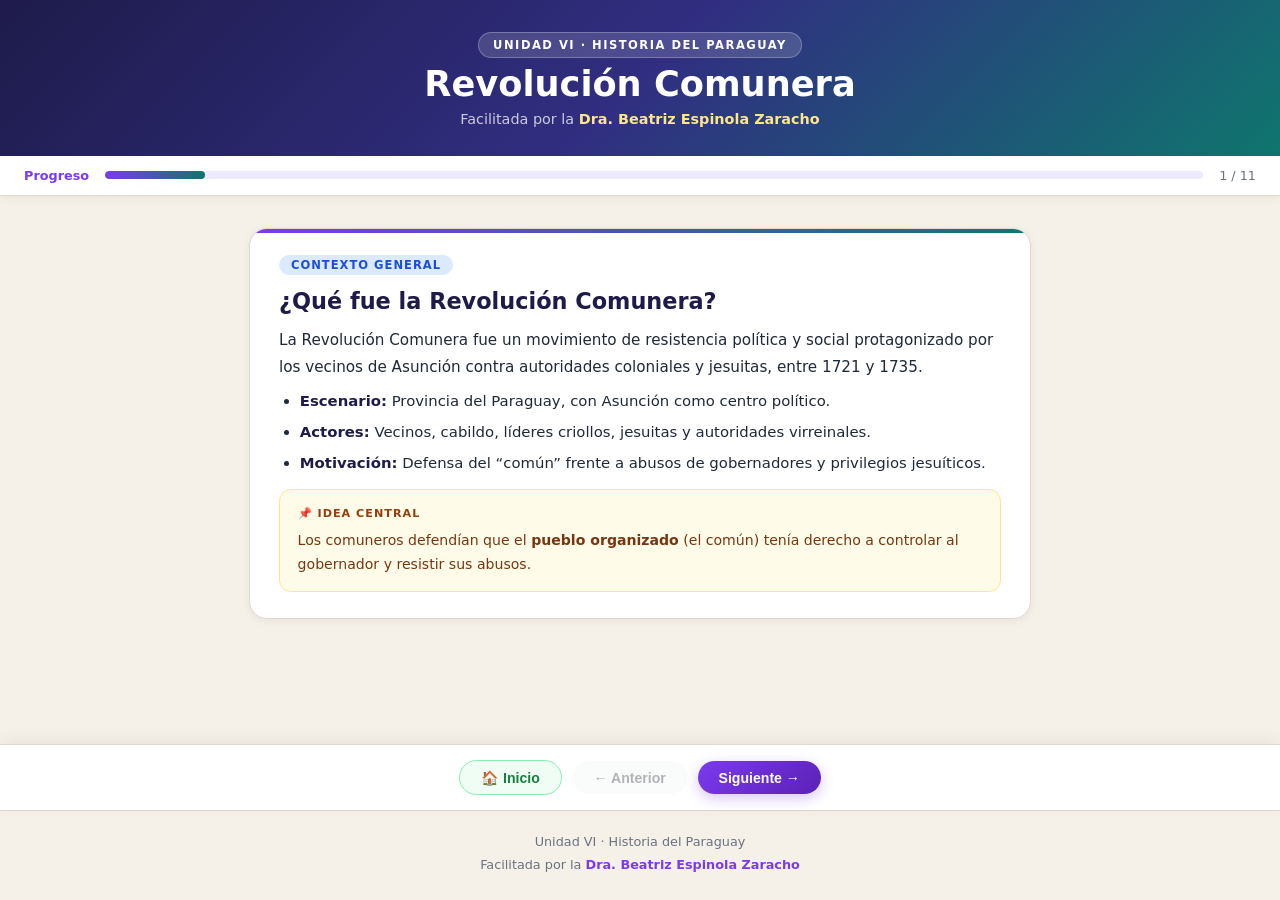
<file: unidad6/index.html>
<!DOCTYPE html>
<html lang="es">
<head>
  <meta charset="UTF-8" />
  <meta name="viewport" content="width=device-width, initial-scale=1.0"/>
  <title>Unidad VI — Revolución Comunera</title>
  <style>
    :root {
      --primary: #7c3aed;
      --primary-light: #ede9fe;
      --secondary: #0f766e;
      --text: #1f2937;
      --muted: #6b7280;
      --bg: #f5f0e8;
      --card-bg: #ffffff;
      --border: #e2d9cc;
      --radius-lg: 18px;
      --radius-md: 12px;
      --shadow: 0 8px 32px rgba(0,0,0,0.10);
      --shadow-sm: 0 2px 10px rgba(0,0,0,0.06);
    }
    *, *::before, *::after { margin: 0; padding: 0; box-sizing: border-box; }
    body { font-family: "Segoe UI", system-ui, sans-serif; background: var(--bg); color: var(--text); min-height: 100vh; display: flex; flex-direction: column; }

    .hero { background: linear-gradient(135deg, #1e1b4b 0%, #312e81 50%, #0f766e 100%); color: white; padding: 2rem 1.5rem 1.8rem; text-align: center; }
    .hero-inner { max-width: 700px; margin: 0 auto; display: flex; flex-direction: column; align-items: center; gap: 0.4rem; }
    .hero-tag { background: rgba(255,255,255,0.15); border: 1px solid rgba(255,255,255,0.25); border-radius: 999px; padding: 0.3rem 0.9rem; font-size: 0.72rem; font-weight: 700; text-transform: uppercase; letter-spacing: 1.5px; }
    .hero h1 { font-size: clamp(1.4rem, 4vw, 2.2rem); font-weight: 900; line-height: 1.15; }
    .hero-sub { font-size: 0.9rem; color: rgba(255,255,255,0.75); }
    .hero-sub strong { color: #fde68a; }

    .progress-wrap { background: white; border-bottom: 1px solid var(--border); padding: 0.75rem 1.5rem; display: flex; align-items: center; gap: 1rem; position: sticky; top: 0; z-index: 10; box-shadow: var(--shadow-sm); }
    .progress-label { font-size: 0.8rem; font-weight: 700; color: var(--primary); white-space: nowrap; }
    .progress-bar-bg { flex: 1; height: 8px; background: var(--primary-light); border-radius: 999px; overflow: hidden; }
    .progress-bar-fill { height: 100%; background: linear-gradient(90deg, var(--primary), var(--secondary)); border-radius: 999px; transition: width 0.4s ease; }
    .progress-count { font-size: 0.8rem; color: var(--muted); white-space: nowrap; }

    .main { flex: 1; max-width: 820px; width: 100%; margin: 0 auto; padding: 2rem 1.2rem 1rem; }

    .cartilla { display: none; flex-direction: column; gap: 1.2rem; animation: fadeIn 0.35s ease; }
    .cartilla.active { display: flex; }
    @keyframes fadeIn { from { opacity: 0; transform: translateY(12px); } to { opacity: 1; transform: translateY(0); } }

    .card { background: var(--card-bg); border: 1.5px solid var(--border); border-radius: var(--radius-lg); box-shadow: var(--shadow-sm); padding: 1.6rem 1.8rem; position: relative; overflow: hidden; }
    .card::before { content: ''; position: absolute; top: 0; left: 0; right: 0; height: 4px; background: linear-gradient(90deg, var(--primary), var(--secondary)); }

    .card-tag { display: inline-block; background: var(--primary-light); color: var(--primary); border-radius: 999px; padding: 0.2rem 0.75rem; font-size: 0.72rem; font-weight: 700; text-transform: uppercase; letter-spacing: 1px; margin-bottom: 0.7rem; }
    .card-tag.green { background: #dcfce7; color: #15803d; }
    .card-tag.amber { background: #fef3c7; color: #92400e; }
    .card-tag.blue  { background: #dbeafe; color: #1d4ed8; }
    .card-tag.red   { background: #fee2e2; color: #b91c1c; }

    .card h2 { font-size: clamp(1.1rem, 2.5vw, 1.4rem); font-weight: 900; color: #1e1b4b; line-height: 1.25; margin-bottom: 0.8rem; }
    .card p  { font-size: 0.95rem; color: var(--text); line-height: 1.75; margin-bottom: 0.6rem; }
    .card ul, .card ol { padding-left: 1.3rem; display: flex; flex-direction: column; gap: 0.45rem; margin-top: 0.4rem; }
    .card li { font-size: 0.93rem; line-height: 1.6; }
    .card li strong { color: #1e1b4b; }

    .highlight-box { background: linear-gradient(135deg, #f5f3ff, #ede9fe); border: 1.5px solid #c4b5fd; border-radius: var(--radius-md); padding: 1rem 1.2rem; margin-top: 0.8rem; }
    .highlight-box p { margin: 0; font-size: 0.9rem; }
    .highlight-box .label { font-size: 0.72rem; font-weight: 700; text-transform: uppercase; letter-spacing: 1px; color: var(--primary); margin-bottom: 0.3rem; }

    .dato-box { background: #fefce8; border: 1.5px solid #fde68a; border-radius: var(--radius-md); padding: 0.9rem 1.1rem; margin-top: 0.8rem; }
    .dato-box p { margin: 0; font-size: 0.88rem; color: #78350f; }
    .dato-box .label { font-size: 0.7rem; font-weight: 700; text-transform: uppercase; letter-spacing: 1px; color: #92400e; margin-bottom: 0.25rem; }

    .grid-2 { display: grid; grid-template-columns: 1fr 1fr; gap: 1rem; margin-top: 0.6rem; }
    .mini-card { background: #f9f7f4; border: 1px solid var(--border); border-radius: var(--radius-md); padding: 0.9rem 1rem; }
    .mini-card h4 { font-size: 0.88rem; font-weight: 800; color: #1e1b4b; margin-bottom: 0.35rem; }
    .mini-card p  { font-size: 0.82rem; color: var(--muted); line-height: 1.55; margin: 0; }

    .quiz-wrap { display: flex; flex-direction: column; gap: 1.4rem; }
    .quiz-header { text-align: center; margin-bottom: 0.5rem; }
    .quiz-header h2 { font-size: 1.6rem; font-weight: 900; color: #1e1b4b; }
    .quiz-header p  { font-size: 0.9rem; color: var(--muted); margin-top: 0.3rem; }

    .q-card { background: var(--card-bg); border: 1.5px solid var(--border); border-radius: var(--radius-lg); box-shadow: var(--shadow-sm); padding: 1.3rem 1.5rem; }
    .q-num  { font-size: 0.72rem; font-weight: 700; color: var(--primary); text-transform: uppercase; letter-spacing: 1px; margin-bottom: 0.4rem; }
    .q-text { font-size: 0.97rem; font-weight: 700; color: #1e1b4b; margin-bottom: 0.9rem; line-height: 1.4; }
    .options { display: flex; flex-direction: column; gap: 0.5rem; }
    .opt { display: flex; align-items: center; gap: 0.65rem; padding: 0.6rem 0.9rem; border: 1.5px solid var(--border); border-radius: var(--radius-md); cursor: pointer; font-size: 0.9rem; transition: all 0.18s; background: #fafaf9; }
    .opt:hover:not(.locked) { border-color: var(--primary); background: var(--primary-light); }
    .opt .letter { min-width: 24px; height: 24px; border-radius: 50%; background: var(--primary-light); color: var(--primary); font-size: 0.75rem; font-weight: 800; display: flex; align-items: center; justify-content: center; }
    .opt.correct { border-color: #16a34a; background: #dcfce7; }
    .opt.correct .letter { background: #16a34a; color: white; }
    .opt.wrong   { border-color: #dc2626; background: #fee2e2; }
    .opt.wrong .letter   { background: #dc2626; color: white; }
    .feedback { margin-top: 0.6rem; font-size: 0.83rem; font-weight: 600; padding: 0.45rem 0.8rem; border-radius: 8px; display: none; }
    .feedback.show { display: block; }
    .feedback.ok { background: #dcfce7; color: #15803d; }
    .feedback.ko { background: #fee2e2; color: #b91c1c; }

    .quiz-result { display: none; background: var(--card-bg); border: 1.5px solid var(--border); border-radius: var(--radius-lg); box-shadow: var(--shadow); padding: 2rem; text-align: center; flex-direction: column; align-items: center; gap: 0.7rem; }
    .quiz-result.show { display: flex; }
    .result-emoji { font-size: 3rem; }
    .result-score { font-size: 2.5rem; font-weight: 900; color: var(--primary); }
    .result-msg   { font-size: 1rem; color: var(--muted); }

    .nav { position: sticky; bottom: 0; background: white; border-top: 1px solid var(--border); padding: 0.9rem 1.5rem; display: flex; gap: 0.7rem; justify-content: center; align-items: center; box-shadow: 0 -4px 16px rgba(0,0,0,0.06); flex-wrap: wrap; }
    .nav-btn { border: none; border-radius: 999px; padding: 0.55rem 1.3rem; font-size: 0.88rem; font-weight: 700; cursor: pointer; transition: all 0.18s; background: #f3f4f6; color: var(--text); }
    .nav-btn:hover    { background: #e5e7eb; transform: translateY(-1px); }
    .nav-btn.primary  { background: linear-gradient(135deg, var(--primary), #5b21b6); color: white; box-shadow: 0 4px 14px rgba(124,58,237,0.3); }
    .nav-btn.primary:hover { box-shadow: 0 6px 18px rgba(124,58,237,0.4); }
    .nav-btn.home     { background: #f0fdf4; color: #15803d; border: 1.5px solid #86efac; }
    .nav-btn.home:hover { background: #dcfce7; }
    .nav-btn:disabled { opacity: 0.35; cursor: not-allowed; transform: none; }

    footer { text-align: center; padding: 1.2rem 1rem 1.5rem; font-size: 0.8rem; color: var(--muted); border-top: 1px solid var(--border); line-height: 1.8; }
    footer strong { color: var(--primary); }

    @media (max-width: 540px) {
      .grid-2 { grid-template-columns: 1fr; }
      .card   { padding: 1.2rem 1.1rem; }
      .nav    { padding: 0.7rem 0.8rem; }
    }
  </style>
</head>
<body>

  <header class="hero">
    <div class="hero-inner">
      <span class="hero-tag">Unidad VI · Historia del Paraguay</span>
      <h1>Revolución Comunera</h1>
      <p class="hero-sub">Facilitada por la <strong>Dra. Beatriz Espinola Zaracho</strong></p>
    </div>
  </header>

  <div class="progress-wrap">
    <span class="progress-label">Progreso</span>
    <div class="progress-bar-bg"><div class="progress-bar-fill" id="progressFill" style="width:9%"></div></div>
    <span class="progress-count" id="progressCount">1 / 11</span>
  </div>

  <main class="main">

    <!-- CARTILLA 1 -->
    <section class="cartilla active" id="slide-0">
      <div class="card">
        <span class="card-tag blue">Contexto general</span>
        <h2>¿Qué fue la Revolución Comunera?</h2>
        <p>La Revolución Comunera fue un movimiento de resistencia política y social protagonizado por los vecinos de Asunción contra autoridades coloniales y jesuitas, entre 1721 y 1735.</p>
        <ul>
          <li><strong>Escenario:</strong> Provincia del Paraguay, con Asunción como centro político.</li>
          <li><strong>Actores:</strong> Vecinos, cabildo, líderes criollos, jesuitas y autoridades virreinales.</li>
          <li><strong>Motivación:</strong> Defensa del “común” frente a abusos de gobernadores y privilegios jesuíticos.</li>
        </ul>
        <div class="dato-box">
          <p class="label">📌 Idea central</p>
          <p>Los comuneros defendían que el <strong>pueblo organizado</strong> (el común) tenía derecho a controlar al gobernador y resistir sus abusos.</p>
        </div>
      </div>
    </section>

    <!-- CARTILLA 2 -->
    <section class="cartilla" id="slide-1">
      <div class="card">
        <span class="card-tag blue">Antecedentes</span>
        <h2>Antecedentes de la Revolución Comunera</h2>
        <p>El movimiento comunero no surgió de la nada; tuvo antecedentes que alimentaron un profundo descontento colectivo.</p>
        <ul>
          <li><strong>Clamor colectivo:</strong> Crecía el malestar de los vecinos por los abusos de autoridades y privilegios de órdenes religiosas.</li>
          <li><strong>Real Provisión del 12 de septiembre de 1537:</strong> Reconocía el derecho del pueblo de elegir gobernador en caso de vacancia, fortaleciendo la conciencia política del cabildo asunceno.</li>
          <li><strong>Oposición a los jesuitas:</strong> Muchos vecinos veían a los jesuitas como protegidos de la Corona, con privilegios económicos y territoriales.</li>
          <li><strong>Decisión de armarse:</strong> El pueblo asumió la decisión de luchar “hasta las últimas consecuencias” por sus intereses.</li>
        </ul>
        <div class="highlight-box">
          <p class="label">💡 Importancia de 1537</p>
          <p>La Real Provisión de 1537 fue la base legal que los comuneros invocaron una y otra vez para justificar su derecho a elegir y destituir gobernadores.</p>
        </div>
      </div>
    </section>

    <!-- CARTILLA 3 -->
    <section class="cartilla" id="slide-2">
      <div class="card">
        <span class="card-tag amber">Primera revolución</span>
        <h2>El obispo Cárdenas y la primera revolución</h2>
        <p>El primer estallido comunero estuvo ligado al conflicto entre el obispo Fray Bernardino de Cárdenas y los jesuitas.</p>
        <ul>
          <li><strong>Intento sobre las reducciones:</strong> Cárdenas intentó ingresar a las reducciones jesuíticas; los jesuitas lo obligaron a huir.</li>
          <li><strong>Regreso y proclamación:</strong> Dos años después regresó, invocando la Real Provisión de 1537, y el pueblo lo proclamó gobernador, bajo el lema: “La voz del pueblo es la voz de Dios”.</li>
          <li><strong>Expulsión de los jesuitas:</strong> Como gobernador, Cárdenas expulsó a los jesuitas de la provincia.</li>
          <li><strong>Intervención virreinal:</strong> Los jesuitas recurrieron al virrey, que designó a <strong>Sebastián de León y Zárate</strong> como nuevo gobernador.</li>
          <li><strong>Resultado:</strong> Tras el enfrentamiento, Cárdenas fue exiliado y los jesuitas fueron restituidos.</li>
        </ul>
        <div class="dato-box">
          <p class="label">⚠️ Primer ensayo comunero</p>
          <p>La proclamación del obispo Cárdenas como gobernador por el pueblo fue el primer antecedente claro del <strong>poder comunero</strong> enfrentado a la autoridad real.</p>
        </div>
      </div>
    </section>

    <!-- CARTILLA 4 -->
    <section class="cartilla" id="slide-3">
      <div class="card">
        <span class="card-tag amber">Reyes Balmaceda</span>
        <h2>Acusaciones contra Diego de los Reyes Balmaceda</h2>
        <p>La segunda gran fase comunera se desató contra el gobernador Diego de los Reyes Balmaceda, muy ligado a los jesuitas.</p>
        <ul>
          <li><strong>Nombramiento:</strong> En <strong>1717</strong> fue designado gobernador de la Provincia del Paraguay.</li>
          <li><strong>Vínculos con jesuitas:</strong> Mantenía estrecha relación con la Compañía de Jesús, lo que despertó recelos entre los vecinos.</li>
          <li><strong>Acusaciones principales:</strong></li>
          <ul>
            <li>Imponer en provecho propio el <em>servicio personal</em> de los indios.</li>
            <li>Poner trabas al comercio.</li>
            <li>Encerrar los caminos a Charcas para impedir quejas ante la Audiencia.</li>
          </ul>
        </ul>
        <div class="highlight-box">
          <p class="label">💡 Causa inmediata</p>
          <p>Los abusos de Reyes Balmaceda fueron el detonante que llevó a los vecinos a pedir la intervención de la Audiencia de Charcas y abrió paso a Antequera.</p>
        </div>
      </div>
    </section>

    <!-- CARTILLA 5 -->
    <section class="cartilla" id="slide-4">
      <div class="card">
        <span class="card-tag green">Antequera</span>
        <h2>Intervención de la Audiencia y ascenso de Antequera</h2>
        <p>La Audiencia de Charcas intervino enviando un juez pesquisidor que terminó convirtiéndose en líder de los comuneros.</p>
        <ul>
          <li><strong>Juez pesquisidor:</strong> La Audiencia designó a <strong>José de Antequera y Castro</strong>, quien llegó a Asunción en <strong>1721</strong>.</li>
          <li><strong>Destitución de Reyes:</strong> Antequera destituyó a Diego de los Reyes Balmaceda y asumió el gobierno de la provincia.</li>
          <li><strong>Respuesta jesuítica:</strong> Los jesuitas usaron su influencia ante el virrey, que envió tropas al mando de <strong>Baltazar García Ros</strong>.</li>
          <li><strong>Victoria comunera:</strong> Las fuerzas de García Ros fueron derrotadas por los comuneros a orillas del <strong>río Tebicuary</strong> en <strong>1724</strong>.</li>
        </ul>
        <div class="dato-box">
          <p class="label">🏹 Triunfo en Tebicuary</p>
          <p>La victoria de Tebicuary mostró que el movimiento comunero podía derrotar militarmente a tropas enviadas desde Buenos Aires, aumentando su prestigio y radicalidad.</p>
        </div>
      </div>
    </section>

    <!-- CARTILLA 6 -->
    <section class="cartilla" id="slide-5">
      <div class="card">
        <span class="card-tag green">Zavala y Mompox</span>
        <h2>Zavala, Antequera y Fernando de Mompox</h2>
        <p>Tras la victoria comunera, la Corona redobló sus esfuerzos para someter a la provincia y castigar a Antequera.</p>
        <ul>
          <li><strong>Zavala enviado:</strong> El gobernador de Buenos Aires, <strong>Bruno Mauricio de Zavala</strong>, fue enviado para someter a la provincia y apresar a Antequera, además de restituir a los jesuitas.</li>
          <li><strong>Nuevo gobernador:</strong> Se nombró a <strong>Martín de Barúa</strong> como gobernador del Paraguay.</li>
          <li><strong>Juicio a Antequera:</strong> Antequera se presentó ante la Audiencia de Charcas para rendir cuentas; fue apresado junto con <strong>Juan de Mena</strong>.</li>
          <li><strong>Encuentro con Mompox:</strong> En la cárcel conoció a <strong>Fernando de Mompox</strong>, quien adoptó con entusiasmo las ideas comuneras, escapó y llegó a Asunción en 1730.</li>
        </ul>
        <div class="highlight-box">
          <p class="label">💡 De líder a mártir</p>
          <p>El proceso contra Antequera lo convirtió en símbolo del comunerismo. Sus ideas fueron difundidas y radicalizadas por Fernando de Mompox.</p>
        </div>
      </div>
    </section>

    <!-- CARTILLA 7 -->
    <section class="cartilla" id="slide-6">
      <div class="card">
        <span class="card-tag green">Segunda fase</span>
        <h2>Mompox, nueva junta y derrota final</h2>
        <p>La llegada de Mompox a Asunción reavivó el movimiento comunero, pero también precipitó su derrota definitiva.</p>
        <ul>
          <li><strong>Junta gubernativa:</strong> En Asunción se formó una junta presidida por <strong>José Luis Bareiro</strong>.</li>
          <li><strong>Traición a Mompox:</strong> Bareiro traicionó a Mompox y lo envió preso; este logró escapar en el camino y huyó al Brasil.</li>
          <li><strong>Ejecución de Antequera y Mena:</strong> En Lima fueron ejecutados Antequera y Juan de Mena; al conocerse la noticia en Asunción, estalló de nuevo el conflicto.</li>
          <li><strong>Derrotas comuneras:</strong> Zavala regresó y derrotó a los comuneros en <strong>Tabapy</strong> (1725). Se nombró a <strong>Martín de Echauri</strong> como nuevo gobernador, y los jesuitas fueron nuevamente restituidos.</li>
          <li><strong>Fin del movimiento:</strong> Anuladas las posibilidades de resistencia, la revolución comunera llegó a su fin, dejando graves consecuencias para Paraguay.</li>
        </ul>
        <div class="dato-box">
          <p class="label">⚔️ Tabapy 1725</p>
          <p>La derrota de Tabapy marcó el cierre militar del movimiento comunero y abrió paso a una dura etapa de castigos políticos y económicos.</p>
        </div>
      </div>
    </section>

    <!-- CARTILLA 8 -->
    <section class="cartilla" id="slide-7">
      <div class="card">
        <span class="card-tag amber">Ideología</span>
        <h2>El ideal comunero</h2>
        <p>El comunerismo paraguayo tuvo una fuerte carga ideológica, centrada en la soberanía del pueblo organizado, el “común”.</p>
        <ul>
          <li><strong>Idea central:</strong> “El poder común de cualquier república, ciudad, villa o aldea es más poderoso que el mismo rey.”</li>
          <li><strong>Legitimidad popular:</strong> “En manos del común está admitir la ley y el gobernador que gustasen.”</li>
          <li><strong>Autoridad suprema:</strong> “La autoridad del común no reconoce superior.”</li>
          <li><strong>Ideólogo:</strong> Estas ideas fueron formuladas por <strong>Fernando de Mompox</strong>, considerado el principal ideólogo de la Revolución Comunera.</li>
        </ul>
        <div class="highlight-box">
          <p class="label">💡 Proto-democracia</p>
          <p>El ideal comunero anticipa principios de <strong>soberanía popular</strong> y control ciudadano sobre el gobierno que luego aparecerán en las revoluciones de independencia.</p>
        </div>
      </div>
    </section>

    <!-- CARTILLA 9 -->
    <section class="cartilla" id="slide-8">
      <div class="card">
        <span class="card-tag">Líderes</span>
        <h2>Principales líderes comuneros</h2>
        <p>La Revolución Comunera reunió a una generación de líderes criollos y religiosos que encabezaron la resistencia al poder virreinal.</p>
        <div class="grid-2">
          <div class="mini-card">
            <h4>José de Antequera y Castro</h4>
            <p>Juez pesquisidor y luego gobernador comunero. Destituyó a Reyes Balmaceda. Ejecutado en Lima.</p>
          </div>
          <div class="mini-card">
            <h4>Fernando de Mompox</h4>
            <p>Ideólogo comunero. Sostuvo que la autoridad del común no reconoce superior. Escapó hacia Brasil.</p>
          </div>
          <div class="mini-card">
            <h4>Juan de Mena</h4>
            <p>Colaborador cercano de Antequera. Fue apresado y ejecutado también en Lima.</p>
          </div>
          <div class="mini-card">
            <h4>Otros líderes</h4>
            <p>José de Urrunaga, Antonio Ruiz de Arellano, Miguel de Garay, Francisco Roxas de Aranda, Sebastián Fernández Montiel y Fray Miguel de Vargas Machuca.</p>
          </div>
        </div>
        <div class="dato-box">
          <p class="label">📚 Memoria histórica</p>
          <p>Durante mucho tiempo, los comuneros fueron vistos como rebeldes; hoy se los reconoce como precursores de la autonomía paraguaya.</p>
        </div>
      </div>
    </section>

    <!-- CARTILLA 10 -->
    <section class="cartilla" id="slide-9">
      <div class="card">
        <span class="card-tag red">Consecuencias</span>
        <h2>Sanciones impuestas al Paraguay</h2>
        <p>La Corona castigó duramente a la provincia por la Revolución Comunera, tanto en el plano político como en el económico.</p>
        <ul>
          <li><strong>Sanción política:</strong></li>
          <ul>
            <li>Se abolió el derecho previsto en la Real Cédula de 1537, por el cual el pueblo podía elegir gobernador.</li>
            <li>Se mandó a ahorcar o desterrar a los principales caudillos comuneros.</li>
          </ul>
          <li><strong>Sanción económica:</strong></li>
          <ul>
            <li>Fueron embargados todos los productos del Paraguay depositados en los puertos del Río de la Plata.</li>
            <li>Se prohibió la libre exportación: las mercaderías debían pasar por el puerto preciso de Santa Fe, pagar ruinosos impuestos y seguir por tierra hasta Buenos Aires, donde volvían a pagar antes de exportarse.</li>
          </ul>
        </ul>
        <div class="highlight-box">
          <p class="label">⚠️ Efecto a largo plazo</p>
          <p>Las sanciones reforzaron el aislamiento económico de Paraguay y sembraron un profundo resentimiento contra el centralismo porteño y la Corona, que pesará en 1811.</p>
        </div>
      </div>
    </section>

    <!-- QUIZ -->
    <section class="cartilla" id="slide-10">
      <div class="quiz-wrap">
        <div class="quiz-header">
          <h2>🎯 Quiz Final</h2>
          <p>Unidad VI · 8 preguntas · Seleccioná la respuesta correcta</p>
        </div>

        <!-- Q1 -->
        <div class="q-card" id="q0">
          <p class="q-num">Pregunta 1</p>
          <p class="q-text">¿Qué documento de 1537 fue clave como antecedente legal del movimiento comunero?</p>
          <div class="options">
            <div class="opt" onclick="answer(0,0,0)"><span class="letter">A</span> El Tratado de Tordesillas</div>
            <div class="opt" onclick="answer(0,1,0)"><span class="letter">B</span> La Real Provisión del 12 de septiembre de 1537</div>
            <div class="opt" onclick="answer(0,2,0)"><span class="letter">C</span> La Bula Inter Caetera</div>
            <div class="opt" onclick="answer(0,3,0)"><span class="letter">D</span> El Memorial de Pinedo</div>
          </div>
          <div class="feedback" id="fb0"></div>
        </div>

        <!-- Q2 -->
        <div class="q-card" id="q1">
          <p class="q-num">Pregunta 2</p>
          <p class="q-text">¿Qué acción tomó el obispo Fray Bernardino de Cárdenas al ser proclamado gobernador por el pueblo?</p>
          <div class="options">
            <div class="opt" onclick="answer(1,0,3)"><span class="letter">A</span> Fundó nuevas reducciones jesuíticas</div>
            <div class="opt" onclick="answer(1,1,3)"><span class="letter">B</span> Disolvió el Cabildo de Asunción</div>
            <div class="opt" onclick="answer(1,2,3)"><span class="letter">C</span> Solicitó perdón al Virrey</div>
            <div class="opt" onclick="answer(1,3,3)"><span class="letter">D</span> Expulsó a los jesuitas de la provincia</div>
          </div>
          <div class="feedback" id="fb1"></div>
        </div>

        <!-- Q3 -->
        <div class="q-card" id="q2">
          <p class="q-num">Pregunta 3</p>
          <p class="q-text">¿Cuál de las siguientes NO fue una acusación contra Diego de los Reyes Balmaceda?</p>
          <div class="options">
            <div class="opt" onclick="answer(2,0,2)"><span class="letter">A</span> Imponer en provecho propio el servicio personal de los indios</div>
            <div class="opt" onclick="answer(2,1,2)"><span class="letter">B</span> Poner trabas al comercio</div>
            <div class="opt" onclick="answer(2,2,2)"><span class="letter">C</span> Organizar un censo general de la provincia</div>
            <div class="opt" onclick="answer(2,3,2)"><span class="letter">D</span> Cerrar los caminos a Charcas para evitar quejas</div>
          </div>
          <div class="feedback" id="fb2"></div>
        </div>

        <!-- Q4 -->
        <div class="q-card" id="q3">
          <p class="q-num">Pregunta 4</p>
          <p class="q-text">¿Quién fue designado juez pesquisidor por la Audiencia de Charcas y terminó asumiendo el gobierno comunero?</p>
          <div class="options">
            <div class="opt" onclick="answer(3,0,0)"><span class="letter">A</span> Bruno Mauricio de Zavala</div>
            <div class="opt" onclick="answer(3,1,0)"><span class="letter">B</span> José de Antequera y Castro</div>
            <div class="opt" onclick="answer(3,2,0)"><span class="letter">C</span> Baltazar García Ros</div>
            <div class="opt" onclick="answer(3,3,0)"><span class="letter">D</span> Martín de Echauri</div>
          </div>
          <div class="feedback" id="fb3"></div>
        </div>

        <!-- Q5 -->
        <div class="q-card" id="q4">
          <p class="q-num">Pregunta 5</p>
          <p class="q-text">¿En qué batalla fueron derrotadas las tropas de Baltazar García Ros por los comuneros?</p>
          <div class="options">
            <div class="opt" onclick="answer(4,0,1)"><span class="letter">A</span> Tabapy</div>
            <div class="opt" onclick="answer(4,1,1)"><span class="letter">B</span> Tebicuary</div>
            <div class="opt" onclick="answer(4,2,1)"><span class="letter">C</span> Humaitá</div>
            <div class="opt" onclick="answer(4,3,1)"><span class="letter">D</span> San Lorenzo</div>
          </div>
          <div class="feedback" id="fb4"></div>
        </div>

        <!-- Q6 -->
        <div class="q-card" id="q5">
          <p class="q-num">Pregunta 6</p>
          <p class="q-text">¿Quién fue el principal ideólogo del ideal comunero?</p>
          <div class="options">
            <div class="opt" onclick="answer(5,0,2)"><span class="letter">A</span> Diego de los Reyes Balmaceda</div>
            <div class="opt" onclick="answer(5,1,2)"><span class="letter">B</span> José Luis Bareiro</div>
            <div class="opt" onclick="answer(5,2,2)"><span class="letter">C</span> Fernando de Mompox</div>
            <div class="opt" onclick="answer(5,3,2)"><span class="letter">D</span> Juan de Mena</div>
          </div>
          <div class="feedback" id="fb5"></div>
        </div>

        <!-- Q7 -->
        <div class="q-card" id="q6">
          <p class="q-num">Pregunta 7</p>
          <p class="q-text">¿Qué afirmaba el ideal comunero sobre el “poder común”?</p>
          <div class="options">
            <div class="opt" onclick="answer(6,0,1)"><span class="letter">A</span> Que el rey era la única autoridad legítima sobre el pueblo</div>
            <div class="opt" onclick="answer(6,1,1)"><span class="letter">B</span> Que el poder común era más poderoso que el mismo rey</div>
            <div class="opt" onclick="answer(6,2,1)"><span class="letter">C</span> Que solo los jesuitas podían gobernar</div>
            <div class="opt" onclick="answer(6,3,1)"><span class="letter">D</span> Que el común debía obedecer sin cuestionar</div>
          </div>
          <div class="feedback" id="fb6"></div>
        </div>

        <!-- Q8 -->
        <div class="q-card" id="q7">
          <p class="q-num">Pregunta 8</p>
          <p class="q-text">¿Cuál fue una de las sanciones políticas impuestas al Paraguay tras la Revolución Comunera?</p>
          <div class="options">
            <div class="opt" onclick="answer(7,0,3)"><span class="letter">A</span> La expulsión definitiva de los jesuitas</div>
            <div class="opt" onclick="answer(7,1,3)"><span class="letter">B</span> La supresión del Cabildo de Asunción</div>
            <div class="opt" onclick="answer(7,2,3)"><span class="letter">C</span> La obligación de enviar soldados a Europa</div>
            <div class="opt" onclick="answer(7,3,3)"><span class="letter">D</span> La abolición del derecho del pueblo a elegir gobernador según la Cédula de 1537</div>
          </div>
          <div class="feedback" id="fb7"></div>
        </div>

        <div class="quiz-result" id="quizResult">
          <div class="result-emoji" id="resultEmoji"></div>
          <div class="result-score" id="resultScore"></div>
          <p class="result-msg" id="resultMsg"></p>
          <button class="nav-btn primary" onclick="retryQuiz()">🔄 Intentar de nuevo</button>
        </div>
      </div>
    </section>

  </main>

  <nav class="nav">
    <button class="nav-btn home"    onclick="goHome()">🏠 Inicio</button>
    <button class="nav-btn"         onclick="prev()" id="btnPrev" disabled>← Anterior</button>
    <button class="nav-btn primary" onclick="next()" id="btnNext">Siguiente →</button>
  </nav>

  <footer>
    <p>Unidad VI · Historia del Paraguay</p>
    <p>Facilitada por la <strong>Dra. Beatriz Espinola Zaracho</strong></p>
  </footer>

  <script>
    const TOTAL = 11;
    let current = 0;

    // índice de respuesta correcta por pregunta (0–3)
    const correctAnswers = [1, 3, 2, 1, 1, 2, 1, 3];

    const feedbacks = [
      [
        "Incorrecto. El Tratado de Tordesillas es de 1494 y nada tiene que ver con la Revolución Comunera.",
        "✔ Correcto. La Real Provisión del 12 de septiembre de 1537 reconocía el derecho del pueblo a elegir gobernador y fue la base legal del comunerismo.",
        "Incorrecto. La Bula Inter Caetera es de 1493 y se refiere al reparto del mundo entre España y Portugal.",
        "Incorrecto. El Memorial es un documento de Agustín Fernando de Pinedo del siglo XVIII."
      ],
      [
        "Incorrecto. Cárdenas se enfrentó a los jesuitas, no fundó nuevas reducciones.",
        "Incorrecto. El Cabildo fue su principal apoyo, no lo disolvió.",
        "Incorrecto. Lejos de pedir perdón, se apoyó en el pueblo para proclamarse gobernador.",
        "✔ Correcto. Como gobernador, Cárdenas expulsó a los jesuitas de la provincia.",
      ],
      [
        "Incorrecto. Esa fue una de las acusaciones centrales en su contra.",
        "Incorrecto. También se lo acusó de obstaculizar el comercio.",
        "✔ Correcto. El censo general es una medida propia de otros gobernadores, no una acusación contra Reyes Balmaceda.",
        "Incorrecto. Cerrar los caminos a Charcas para evitar quejas fue otra acusación clave."
      ],
      [
        "Incorrecto. Zavala fue enviado desde Buenos Aires para reprimir a los comuneros.",
        "✔ Correcto. José de Antequera y Castro fue enviado como juez pesquisidor y terminó asumiendo el gobierno comunero.",
        "Incorrecto. Baltazar García Ros comandó tropas contra Antequera y fue derrotado en Tebicuary.",
        "Incorrecto. Martín de Echauri fue gobernador posterior, tras la derrota comunera."
      ],
      [
        "Incorrecto. Tabapy fue la batalla donde Zavala derrotó a los comuneros en 1725.",
        "✔ Correcto. En Tebicuary (1724) las tropas de Baltazar García Ros fueron derrotadas por los comuneros.",
        "Incorrecto. Humaitá pertenece a otro periodo histórico.",
        "Incorrecto. San Lorenzo es una fundación posterior, sin relación con esta batalla."
      ],
      [
        "Incorrecto. Reyes Balmaceda fue el gobernador acusado por los comuneros.",
        "Incorrecto. Bareiro presidió una junta que terminó traicionando a Mompox.",
        "✔ Correcto. Fernando de Mompox formuló el ideal comunero sobre el poder del común por encima del rey.",
        "Incorrecto. Mena fue compañero de Antequera, pero no el ideólogo del movimiento."
      ],
      [
        "Incorrecto. Justamente los comuneros cuestionaban el poder absoluto del rey.",
        "✔ Correcto. El ideal comunero afirmaba que el poder común era más poderoso que el mismo rey.",
        "Incorrecto. Los jesuitas fueron un actor en conflicto, no el sujeto del ideal comunero.",
        "Incorrecto. La obediencia ciega es lo contrario de lo que defendían los comuneros."
      ],
      [
        "Incorrecto. La expulsión definitiva de los jesuitas ocurrió más tarde, en 1767, por orden de Carlos III.",
        "Incorrecto. El Cabildo de Asunción no fue suprimido.",
        "Incorrecto. No hubo obligación específica de enviar tropas a Europa como sanción comunera.",
        "✔ Correcto. Se abolió el derecho del pueblo a elegir gobernador, previsto en la Real Cédula de 1537."
      ]
    ];

    let quizAnswered = new Array(8).fill(false);
    let quizScore = 0;
    let quizDone = false;

    function updateProgress() {
      const pct = ((current + 1) / TOTAL) * 100;
      document.getElementById('progressFill').style.width = pct + '%';
      document.getElementById('progressCount').textContent = (current + 1) + ' / ' + TOTAL;
      document.getElementById('btnPrev').disabled = current === 0;
      if (current === TOTAL - 1) {
        document.getElementById('btnNext').textContent = '✓ Fin';
        document.getElementById('btnNext').disabled = true;
      } else {
        document.getElementById('btnNext').textContent = 'Siguiente →';
        document.getElementById('btnNext').disabled = false;
      }
    }

    function showSlide(idx) {
      document.querySelectorAll('.cartilla').forEach(s => s.classList.remove('active'));
      document.getElementById('slide-' + idx).classList.add('active');
      window.scrollTo({ top: 0, behavior: 'smooth' });
      updateProgress();
    }

    function next() { if (current < TOTAL - 1) { current++; showSlide(current); } }
    function prev() { if (current > 0) { current--; showSlide(current); } }
    function goHome() { window.location.href = '../index.html'; }

    function answer(qIdx, optIdx, correctIdx) {
      if (quizAnswered[qIdx]) return;
      quizAnswered[qIdx] = true;

      const card = document.getElementById('q' + qIdx);
      const opts = card.querySelectorAll('.opt');
      opts.forEach(o => o.classList.add('locked'));

      opts[optIdx].classList.add(optIdx === correctIdx ? 'correct' : 'wrong');
      if (optIdx !== correctIdx) opts[correctIdx].classList.add('correct');

      const fb = document.getElementById('fb' + qIdx);
      fb.classList.add('show');
      if (optIdx === correctIdx) {
        quizScore++;
        fb.classList.add('ok');
        fb.textContent = feedbacks[qIdx][correctIdx];
      } else {
        fb.classList.add('ko');
        fb.textContent = feedbacks[qIdx][optIdx];
      }

      if (quizAnswered.every(a => a) && !quizDone) {
        quizDone = true;
        setTimeout(showResult, 600);
      }
    }

    function showResult() {
      const pct = Math.round((quizScore / 8) * 100);
      let emoji, msg;
      if (pct >= 90)      { emoji = '🏆'; msg = '¡Excelente! Dominás la Unidad VI.'; }
      else if (pct >= 70) { emoji = '🎉'; msg = '¡Muy bien! Repasá los detalles menores.'; }
      else if (pct >= 50) { emoji = '📖'; msg = 'Bien, pero vale la pena repasar las cartillas.'; }
      else                { emoji = '💪'; msg = 'Revisá las cartillas y volvé a intentarlo.'; }
      document.getElementById('resultEmoji').textContent = emoji;
      document.getElementById('resultScore').textContent = quizScore + ' / 8 (' + pct + '%)';
      document.getElementById('resultMsg').textContent = msg;
      document.getElementById('quizResult').classList.add('show');
      document.getElementById('quizResult').scrollIntoView({ behavior: 'smooth' });
    }

    function retryQuiz() {
      quizAnswered = new Array(8).fill(false);
      quizScore = 0;
      quizDone = false;
      document.getElementById('quizResult').classList.remove('show');
      for (let i = 0; i < 8; i++) {
        document.getElementById('q' + i).querySelectorAll('.opt').forEach(o => o.classList.remove('correct','wrong','locked'));
        const fb = document.getElementById('fb' + i);
        fb.classList.remove('show','ok','ko');
        fb.textContent = '';
      }
      document.getElementById('slide-10').scrollIntoView({ behavior: 'smooth' });
    }

    updateProgress();
  </script>
</body>
</html>
</file>
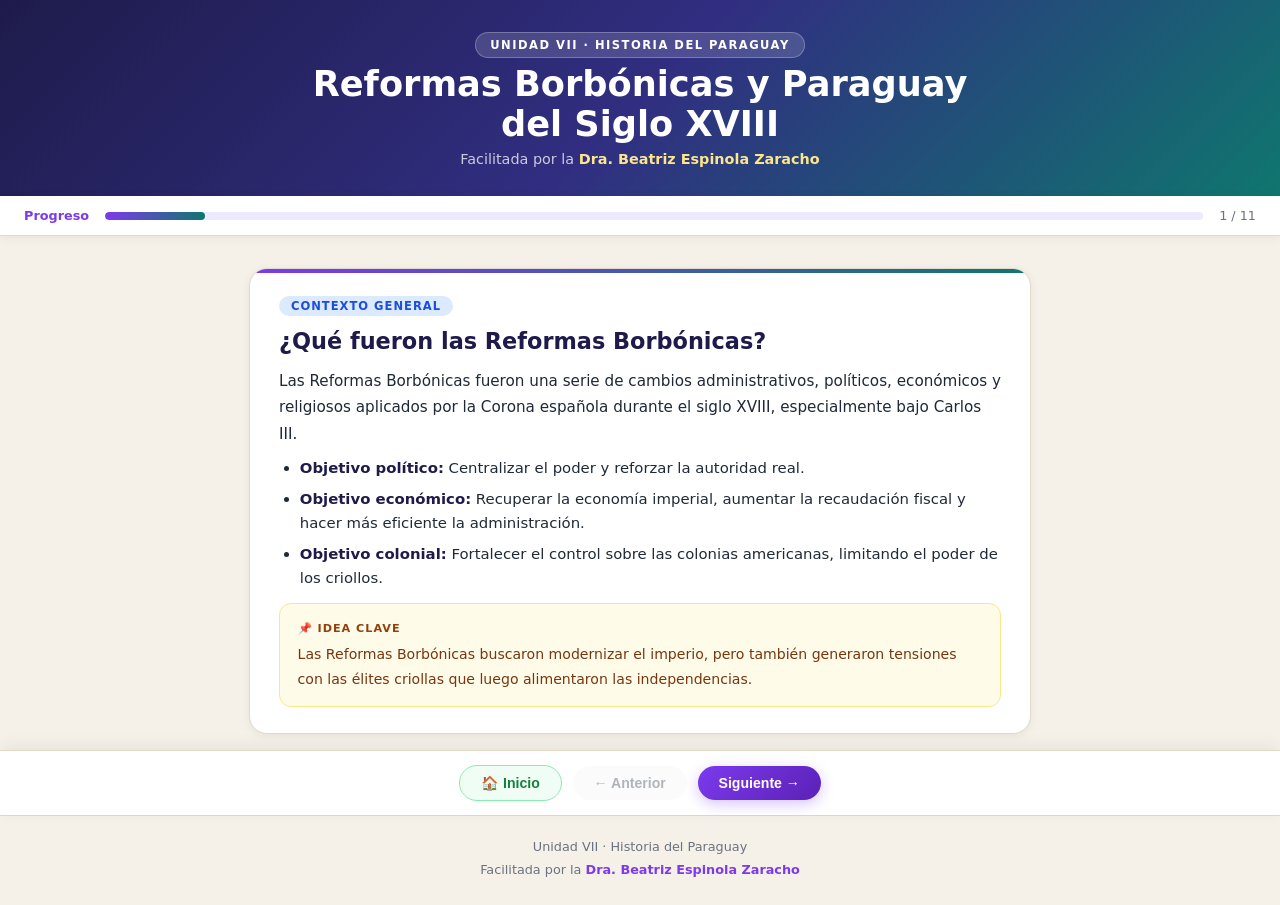
<file: unidad7/index.html>
<!DOCTYPE html>
<html lang="es">
<head>
  <meta charset="UTF-8" />
  <meta name="viewport" content="width=device-width, initial-scale=1.0"/>
  <title>Unidad VII — Reformas Borbónicas y el Paraguay del Siglo XVIII</title>
  <style>
    :root {
      --primary: #7c3aed;
      --primary-light: #ede9fe;
      --secondary: #0f766e;
      --text: #1f2937;
      --muted: #6b7280;
      --bg: #f5f0e8;
      --card-bg: #ffffff;
      --border: #e2d9cc;
      --radius-lg: 18px;
      --radius-md: 12px;
      --shadow: 0 8px 32px rgba(0,0,0,0.10);
      --shadow-sm: 0 2px 10px rgba(0,0,0,0.06);
    }
    *, *::before, *::after { margin: 0; padding: 0; box-sizing: border-box; }
    body { font-family: "Segoe UI", system-ui, sans-serif; background: var(--bg); color: var(--text); min-height: 100vh; display: flex; flex-direction: column; }

    .hero { background: linear-gradient(135deg, #1e1b4b 0%, #312e81 50%, #0f766e 100%); color: white; padding: 2rem 1.5rem 1.8rem; text-align: center; }
    .hero-inner { max-width: 700px; margin: 0 auto; display: flex; flex-direction: column; align-items: center; gap: 0.4rem; }
    .hero-tag { background: rgba(255,255,255,0.15); border: 1px solid rgba(255,255,255,0.25); border-radius: 999px; padding: 0.3rem 0.9rem; font-size: 0.72rem; font-weight: 700; text-transform: uppercase; letter-spacing: 1.5px; }
    .hero h1 { font-size: clamp(1.4rem, 4vw, 2.2rem); font-weight: 900; line-height: 1.15; }
    .hero-sub { font-size: 0.9rem; color: rgba(255,255,255,0.75); }
    .hero-sub strong { color: #fde68a; }

    .progress-wrap { background: white; border-bottom: 1px solid var(--border); padding: 0.75rem 1.5rem; display: flex; align-items: center; gap: 1rem; position: sticky; top: 0; z-index: 10; box-shadow: var(--shadow-sm); }
    .progress-label { font-size: 0.8rem; font-weight: 700; color: var(--primary); white-space: nowrap; }
    .progress-bar-bg { flex: 1; height: 8px; background: var(--primary-light); border-radius: 999px; overflow: hidden; }
    .progress-bar-fill { height: 100%; background: linear-gradient(90deg, var(--primary), var(--secondary)); border-radius: 999px; transition: width 0.4s ease; }
    .progress-count { font-size: 0.8rem; color: var(--muted); white-space: nowrap; }

    .main { flex: 1; max-width: 820px; width: 100%; margin: 0 auto; padding: 2rem 1.2rem 1rem; }

    .cartilla { display: none; flex-direction: column; gap: 1.2rem; animation: fadeIn 0.35s ease; }
    .cartilla.active { display: flex; }
    @keyframes fadeIn { from { opacity: 0; transform: translateY(12px); } to { opacity: 1; transform: translateY(0); } }

    .card { background: var(--card-bg); border: 1.5px solid var(--border); border-radius: var(--radius-lg); box-shadow: var(--shadow-sm); padding: 1.6rem 1.8rem; position: relative; overflow: hidden; }
    .card::before { content: ''; position: absolute; top: 0; left: 0; right: 0; height: 4px; background: linear-gradient(90deg, var(--primary), var(--secondary)); }

    .card-tag { display: inline-block; background: var(--primary-light); color: var(--primary); border-radius: 999px; padding: 0.2rem 0.75rem; font-size: 0.72rem; font-weight: 700; text-transform: uppercase; letter-spacing: 1px; margin-bottom: 0.7rem; }
    .card-tag.green { background: #dcfce7; color: #15803d; }
    .card-tag.amber { background: #fef3c7; color: #92400e; }
    .card-tag.blue  { background: #dbeafe; color: #1d4ed8; }
    .card-tag.red   { background: #fee2e2; color: #b91c1c; }

    .card h2 { font-size: clamp(1.1rem, 2.5vw, 1.4rem); font-weight: 900; color: #1e1b4b; line-height: 1.25; margin-bottom: 0.8rem; }
    .card p  { font-size: 0.95rem; color: var(--text); line-height: 1.75; margin-bottom: 0.6rem; }
    .card ul, .card ol { padding-left: 1.3rem; display: flex; flex-direction: column; gap: 0.45rem; margin-top: 0.4rem; }
    .card li { font-size: 0.93rem; line-height: 1.6; }
    .card li strong { color: #1e1b4b; }

    .highlight-box { background: linear-gradient(135deg, #f5f3ff, #ede9fe); border: 1.5px solid #c4b5fd; border-radius: var(--radius-md); padding: 1rem 1.2rem; margin-top: 0.8rem; }
    .highlight-box p { margin: 0; font-size: 0.9rem; }
    .highlight-box .label { font-size: 0.72rem; font-weight: 700; text-transform: uppercase; letter-spacing: 1px; color: var(--primary); margin-bottom: 0.3rem; }

    .dato-box { background: #fefce8; border: 1.5px solid #fde68a; border-radius: var(--radius-md); padding: 0.9rem 1.1rem; margin-top: 0.8rem; }
    .dato-box p { margin: 0; font-size: 0.88rem; color: #78350f; }
    .dato-box .label { font-size: 0.7rem; font-weight: 700; text-transform: uppercase; letter-spacing: 1px; color: #92400e; margin-bottom: 0.25rem; }

    .grid-2 { display: grid; grid-template-columns: 1fr 1fr; gap: 1rem; margin-top: 0.6rem; }
    .mini-card { background: #f9f7f4; border: 1px solid var(--border); border-radius: var(--radius-md); padding: 0.9rem 1rem; }
    .mini-card h4 { font-size: 0.88rem; font-weight: 800; color: #1e1b4b; margin-bottom: 0.35rem; }
    .mini-card p  { font-size: 0.82rem; color: var(--muted); line-height: 1.55; margin: 0; }

    .quiz-wrap { display: flex; flex-direction: column; gap: 1.4rem; }
    .quiz-header { text-align: center; margin-bottom: 0.5rem; }
    .quiz-header h2 { font-size: 1.6rem; font-weight: 900; color: #1e1b4b; }
    .quiz-header p  { font-size: 0.9rem; color: var(--muted); margin-top: 0.3rem; }

    .q-card { background: var(--card-bg); border: 1.5px solid var(--border); border-radius: var(--radius-lg); box-shadow: var(--shadow-sm); padding: 1.3rem 1.5rem; }
    .q-num  { font-size: 0.72rem; font-weight: 700; color: var(--primary); text-transform: uppercase; letter-spacing: 1px; margin-bottom: 0.4rem; }
    .q-text { font-size: 0.97rem; font-weight: 700; color: #1e1b4b; margin-bottom: 0.9rem; line-height: 1.4; }
    .options { display: flex; flex-direction: column; gap: 0.5rem; }
    .opt { display: flex; align-items: center; gap: 0.65rem; padding: 0.6rem 0.9rem; border: 1.5px solid var(--border); border-radius: var(--radius-md); cursor: pointer; font-size: 0.9rem; transition: all 0.18s; background: #fafaf9; }
    .opt:hover:not(.locked) { border-color: var(--primary); background: var(--primary-light); }
    .opt .letter { min-width: 24px; height: 24px; border-radius: 50%; background: var(--primary-light); color: var(--primary); font-size: 0.75rem; font-weight: 800; display: flex; align-items: center; justify-content: center; }
    .opt.correct { border-color: #16a34a; background: #dcfce7; }
    .opt.correct .letter { background: #16a34a; color: white; }
    .opt.wrong   { border-color: #dc2626; background: #fee2e2; }
    .opt.wrong .letter   { background: #dc2626; color: white; }
    .feedback { margin-top: 0.6rem; font-size: 0.83rem; font-weight: 600; padding: 0.45rem 0.8rem; border-radius: 8px; display: none; }
    .feedback.show { display: block; }
    .feedback.ok { background: #dcfce7; color: #15803d; }
    .feedback.ko { background: #fee2e2; color: #b91c1c; }

    .quiz-result { display: none; background: var(--card-bg); border: 1.5px solid var(--border); border-radius: var(--radius-lg); box-shadow: var(--shadow); padding: 2rem; text-align: center; flex-direction: column; align-items: center; gap: 0.7rem; }
    .quiz-result.show { display: flex; }
    .result-emoji { font-size: 3rem; }
    .result-score { font-size: 2.5rem; font-weight: 900; color: var(--primary); }
    .result-msg   { font-size: 1rem; color: var(--muted); }

    .nav { position: sticky; bottom: 0; background: white; border-top: 1px solid var(--border); padding: 0.9rem 1.5rem; display: flex; gap: 0.7rem; justify-content: center; align-items: center; box-shadow: 0 -4px 16px rgba(0,0,0,0.06); flex-wrap: wrap; }
    .nav-btn { border: none; border-radius: 999px; padding: 0.55rem 1.3rem; font-size: 0.88rem; font-weight: 700; cursor: pointer; transition: all 0.18s; background: #f3f4f6; color: var(--text); }
    .nav-btn:hover    { background: #e5e7eb; transform: translateY(-1px); }
    .nav-btn.primary  { background: linear-gradient(135deg, var(--primary), #5b21b6); color: white; box-shadow: 0 4px 14px rgba(124,58,237,0.3); }
    .nav-btn.primary:hover { box-shadow: 0 6px 18px rgba(124,58,237,0.4); }
    .nav-btn.home     { background: #f0fdf4; color: #15803d; border: 1.5px solid #86efac; }
    .nav-btn.home:hover { background: #dcfce7; }
    .nav-btn:disabled { opacity: 0.35; cursor: not-allowed; transform: none; }

    footer { text-align: center; padding: 1.2rem 1rem 1.5rem; font-size: 0.8rem; color: var(--muted); border-top: 1px solid var(--border); line-height: 1.8; }
    footer strong { color: var(--primary); }

    @media (max-width: 540px) {
      .grid-2 { grid-template-columns: 1fr; }
      .card   { padding: 1.2rem 1.1rem; }
      .nav    { padding: 0.7rem 0.8rem; }
    }
  </style>
</head>
<body>

  <header class="hero">
    <div class="hero-inner">
      <span class="hero-tag">Unidad VII · Historia del Paraguay</span>
      <h1>Reformas Borbónicas y Paraguay del Siglo XVIII</h1>
      <p class="hero-sub">Facilitada por la <strong>Dra. Beatriz Espinola Zaracho</strong></p>
    </div>
  </header>

  <div class="progress-wrap">
    <span class="progress-label">Progreso</span>
    <div class="progress-bar-bg"><div class="progress-bar-fill" id="progressFill" style="width:9%"></div></div>
    <span class="progress-count" id="progressCount">1 / 11</span>
  </div>

  <main class="main">

    <!-- CARTILLA 1 -->
    <section class="cartilla active" id="slide-0">
      <div class="card">
        <span class="card-tag blue">Contexto general</span>
        <h2>¿Qué fueron las Reformas Borbónicas?</h2>
        <p>Las Reformas Borbónicas fueron una serie de cambios administrativos, políticos, económicos y religiosos aplicados por la Corona española durante el siglo XVIII, especialmente bajo Carlos III.</p>
        <ul>
          <li><strong>Objetivo político:</strong> Centralizar el poder y reforzar la autoridad real.</li>
          <li><strong>Objetivo económico:</strong> Recuperar la economía imperial, aumentar la recaudación fiscal y hacer más eficiente la administración.</li>
          <li><strong>Objetivo colonial:</strong> Fortalecer el control sobre las colonias americanas, limitando el poder de los criollos.</li>
        </ul>
        <div class="dato-box">
          <p class="label">📌 Idea clave</p>
          <p>Las Reformas Borbónicas buscaron modernizar el imperio, pero también generaron tensiones con las élites criollas que luego alimentaron las independencias.</p>
        </div>
      </div>
    </section>

    <!-- CARTILLA 2 -->
    <section class="cartilla" id="slide-1">
      <div class="card">
        <span class="card-tag blue">Carlos III</span>
        <h2>Reformas de Carlos III — Política administrativa</h2>
        <p>Carlos III fue el principal impulsor de las Reformas Borbónicas, especialmente en el plano administrativo y económico.</p>
        <ul>
          <li><strong>Centralización del poder:</strong> Buscó reducir el poder de los cabildos y de las autoridades locales criollas.</li>
          <li><strong>Intendencias:</strong> Creó el sistema de <em>intendencias</em> para controlar mejor la administración, la justicia, el ejército y las finanzas.</li>
          <li><strong>Ejército:</strong> Fortaleció el ejército profesional para defender las colonias y asegurar la obediencia interna.</li>
          <li><strong>Iglesia:</strong> Limitó el poder de la Iglesia, especialmente de órdenes como los jesuitas.</li>
          <li><strong>Economía:</strong> Impulsó la liberalización comercial y la creación de Reales Fábricas.</li>
        </ul>
        <div class="highlight-box">
          <p class="label">💡 Resultado</p>
          <p>Las reformas de Carlos III hicieron al Estado más eficiente, pero también más controlador, lo que generó resistencias en América.</p>
        </div>
      </div>
    </section>

    <!-- CARTILLA 3 -->
    <section class="cartilla" id="slide-2">
      <div class="card">
        <span class="card-tag amber">Virreinato</span>
        <h2>Creación del Virreinato del Río de la Plata (1776)</h2>
        <p>Una de las reformas clave fue la creación del Virreinato del Río de la Plata, que cambió la dependencia política del Paraguay.</p>
        <ul>
          <li><strong>Cédula Real:</strong> Creado el <strong>1 de agosto de 1776</strong>.</li>
          <li><strong>Territorios:</strong> Incluía los actuales Paraguay, Argentina, Bolivia, Uruguay, parte del sur de Brasil (Río Grande del Sur) y la Isla de Santa Catalina.</li>
          <li><strong>Capital:</strong> Buenos Aires.</li>
          <li><strong>Primer virrey:</strong> <strong>Pedro de Cevallos</strong>.</li>
        </ul>
        <div class="dato-box">
          <p class="label">📍 Impacto en Paraguay</p>
          <p>Desde 1776, Paraguay pasó a depender del nuevo Virreinato del Río de la Plata, reforzando la centralidad de Buenos Aires en lo político y económico.</p>
        </div>
      </div>
    </section>

    <!-- CARTILLA 4 -->
    <section class="cartilla" id="slide-3">
      <div class="card">
        <span class="card-tag amber">Audiencia</span>
        <h2>La Audiencia de Buenos Aires</h2>
        <p>Con el nuevo virreinato se creó también una nueva Audiencia, que pasó a ser el máximo tribunal de justicia para el Paraguay.</p>
        <ul>
          <li><strong>Creación:</strong> Por Real Cédula del <strong>25 de julio de 1783</strong>.</li>
          <li><strong>Inicio de funciones:</strong> Comenzó a funcionar en <strong>agosto de 1785</strong>.</li>
          <li><strong>Dependencia paraguaya:</strong> Desde entonces, Paraguay quedó bajo la jurisdicción de la <strong>Audiencia de Buenos Aires</strong>, dejando de depender de Charcas.</li>
        </ul>
        <div class="highlight-box">
          <p class="label">⚖️ Consecuencia</p>
          <p>La justicia superior y muchas decisiones políticas pasaron a tomarse en Buenos Aires, reduciendo la autonomía efectiva de Asunción.</p>
        </div>
      </div>
    </section>

    <!-- CARTILLA 5 -->
    <section class="cartilla" id="slide-4">
      <div class="card">
        <span class="card-tag green">Intendencias</span>
        <h2>Las Intendencias y Gobernaciones Militares</h2>
        <p>El Virreinato del Río de la Plata fue reorganizado territorialmente mediante intendencias y gobernaciones militares para mejorar el control.</p>
        <ul>
          <li><strong>División de 1782:</strong> Ocho <em>Gobernaciones-Intendencias</em> y cuatro <em>Gobernaciones Militares</em>.</li>
          <li><strong>Funciones:</strong> Poder político, judicial, militar y financiero; dependían directamente del virrey.</li>
          <li><strong>Intendencias principales:</strong> Buenos Aires, Córdoba, Salta, Paraguay, La Paz, Potosí, Charcas (La Plata o Chuquisaca) y Cochabamba (Santa Cruz).</li>
          <li><strong>Gobernaciones militares:</strong> Banda Oriental (Montevideo), Misiones, Mojos y Chiquitos.</li>
          <li><strong>Finalidad:</strong> Contener a los portugueses, someter a los indios, reprimir abusos de corregidores y prevenir levantamientos.</li>
        </ul>
        <div class="dato-box">
          <p class="label">📌 Intendencia del Paraguay</p>
          <p>Paraguay fue erigido en <strong>Intendencia</strong>, con un intendente que concentraba poder militar, político y fiscal, reforzando el control borbónico.</p>
        </div>
      </div>
    </section>

    <!-- CARTILLA 6 -->
    <section class="cartilla" id="slide-5">
      <div class="card">
        <span class="card-tag green">Portugal</span>
        <h2>Usurpaciones portuguesas y Tratado de Permuta (1750)</h2>
        <p>La expansión portuguesa en el Río de la Plata obligó a España a negociar tratados que afectaron directamente a los territorios guaraníes.</p>
        <ul>
          <li><strong>Colonia del Sacramento:</strong> En <strong>1680</strong>, el gobernador de Río de Janeiro, <strong>Manuel Lobo</strong>, ocupó la isla de San Gabriel y fundó la Colonia del Sacramento.</li>
          <li><strong>Tratado de 1681:</strong> España y Portugal acordaron conferencias para definir límites, sin éxito.</li>
          <li><strong>Tratado de Permuta (1750):</strong> Firmado el <strong>13 de enero de 1750</strong>. España legalizó las usurpaciones portuguesas, entregando <strong>7 reducciones jesuíticas</strong> a Portugal a cambio de la Colonia del Sacramento y 28 mil pesos.</li>
          <li><strong>Guerra Guaranítica:</strong> Los guaraníes se resistieron a abandonar sus tierras, ganados y plantaciones, desatando la guerra contra Portugal.</li>
        </ul>
        <div class="highlight-box">
          <p class="label">⚔️ Guerra Guaranítica</p>
          <p>Fue un conflicto donde los guaraníes, aliados a los jesuitas, se enfrentaron tanto a tropas españolas como portuguesas que querían ejecutar el Tratado de Permuta.</p>
        </div>
      </div>
    </section>

    <!-- CARTILLA 7 -->
    <section class="cartilla" id="slide-6">
      <div class="card">
        <span class="card-tag green">Tratado de 1777</span>
        <h2>Tratado de San Ildefonso (1777)</h2>
        <p>El Tratado de San Ildefonso fue un nuevo acuerdo entre España y Portugal que modificó la situación territorial en el Río de la Plata.</p>
        <ul>
          <li><strong>Firma:</strong> En <strong>1777</strong> entre España y Portugal.</li>
          <li><strong>Recuperaciones:</strong> España recuperó la <strong>Colonia del Sacramento</strong> y las <strong>7 reducciones jesuíticas</strong>.</li>
          <li><strong>Pérdida para Paraguay:</strong> El tratado significó la pérdida de un vasto y rico territorio: <strong>Matto Grosso</strong>, que quedó definitivamente en manos portuguesas.</li>
        </ul>
        <div class="dato-box">
          <p class="label">📍 Consecuencia geopolítica</p>
          <p>El Paraguay quedó más encerrado, perdiendo posibilidades de expansión hacia el norte y el este, mientras Brasil se consolidaba sobre antiguas áreas jesuíticas.</p>
        </div>
      </div>
    </section>

    <!-- CARTILLA 8 -->
    <section class="cartilla" id="slide-7">
      <div class="card">
        <span class="card-tag amber">Gobiernos</span>
        <h2>Gobiernos de la segunda mitad del siglo XVIII</h2>
        <p>En este periodo gobernaron en Paraguay varias figuras importantes que impulsaron fundaciones, reformas y censos.</p>
        <div class="grid-2">
          <div class="mini-card">
            <h4>Agustín Fernando de Pinedo (1772–1778)</h4>
            <p>Fundó San Lorenzo del Campo Grande, Paraguarí, Quyquyhó, Quiindy, Félix Pérez Cardozo, Remolinos y Villa Real de la Concepción. En 1777 envió a la Corona el documento “El Memorial”.</p>
          </div>
          <div class="mini-card">
            <h4>Pedro Melo de Portugal</h4>
            <p>Gobernó desde 1778. Inauguró el Real Colegio Seminario de San Carlos y erigió la provincia como Intendencia. Fundó pueblos como San Pedro de Ycuamandyyú, Itacurubí del Rosario, Caapucú, Pilar y otros.</p>
          </div>
        </div>
        <div class="highlight-box">
          <p class="label">💡 “El Memorial”</p>
          <p>En “El Memorial” (1777), Pinedo describió los males que aquejaban a la provincia, ofreciendo un diagnóstico clave de la situación paraguaya antes del Virreinato del Río de la Plata.</p>
        </div>
      </div>
    </section>

    <!-- CARTILLA 9 -->
    <section class="cartilla" id="slide-8">
      <div class="card">
        <span class="card-tag amber">Gobiernos</span>
        <h2>Lázaro de Rivera y Bernardo de Velasco</h2>
        <p>En el cambio de siglo, dos gobernadores marcaron el cierre de la época colonial y el umbral de la independencia.</p>
        <ul>
          <li><strong>Lázaro de Rivera (1796):</strong></li>
          <ul>
            <li>Realizó un <strong>censo poblacional</strong>.</li>
            <li>Fundó <strong>San Juan Nepomuceno</strong>.</li>
            <li>Incrementó la producción de tabaco.</li>
            <li>Estableció varias escuelas primarias; obligó a los indios a enviar a sus hijos varones desde los seis años.</li>
            <li>Redactó una <strong>Cartilla Real</strong> para la enseñanza de los jóvenes.</li>
          </ul>
          <li><strong>Bernardo de Velasco y Huidobro (1806):</strong></li>
          <ul>
            <li>Último gobernador colonial del Paraguay.</li>
            <li>Durante su gobierno fue obispo Fray Pedro García de Panes, último obispo del periodo hispánico y primero de la época independiente.</li>
            <li>Velasco entregó el poder a la Revolución triunfante el <strong>15 de mayo de 1811</strong>.</li>
          </ul>
        </ul>
        <div class="dato-box">
          <p class="label">📅 15 de mayo de 1811</p>
          <p>Ese día, Bernardo de Velasco entregó el poder a los revolucionarios, marcando el inicio de la independencia paraguaya.</p>
        </div>
      </div>
    </section>

    <!-- CARTILLA 10 -->
    <section class="cartilla" id="slide-9">
      <div class="card">
        <span class="card-tag red">Historiografía</span>
        <h2>Labor historiográfica y Félix de Azara</h2>
        <p>El siglo XVIII también vio el surgimiento de importantes cronistas y estudiosos del Paraguay y el Río de la Plata.</p>
        <ul>
          <li><strong>Ulrico Schmidl:</strong> Primer historiador del Río de la Plata. Participó en la expedición de Pedro de Mendoza y escribió <em>Viaje al Río de la Plata (1534–1554)</em>.</li>
          <li><strong>Ruiz Díaz de Guzmán:</strong> Primer historiador mestizo de la Cuenca del Plata. Autor de <em>La Argentina</em> (1612), crónica sobre descubrimiento, población y conquista.</li>
          <li><strong>Juan Francisco Aguirre:</strong> Oficial de marina y jefe de la cuarta Comisión Demarcadora de límites. Autor de un importante <em>Diario</em>.</li>
          <li><strong>Félix de Azara:</strong> Oficial de marina, naturalista y antropólogo. Llegó en 1780 para demarcar límites según el Tratado de San Ildefonso. Autor de obras como <em>Apuntamientos para la historia natural de los pájaros del Paraguay y del Río de la Plata</em>, <em>Viajes por América Meridional</em> y <em>Descripción e Historia del Paraguay y el Río de la Plata</em>.</li>
        </ul>
        <div class="highlight-box">
          <p class="label">📚 Importancia</p>
          <p>Sin las obras de Schmidl, Ruiz Díaz de Guzmán, Aguirre y Azara sería mucho más difícil reconstruir la historia temprana del Paraguay.</p>
        </div>
      </div>
    </section>

    <!-- QUIZ -->
    <section class="cartilla" id="slide-10">
      <div class="quiz-wrap">
        <div class="quiz-header">
          <h2>🎯 Quiz Final</h2>
          <p>Unidad VII · 8 preguntas · Seleccioná la respuesta correcta</p>
        </div>

        <!-- Q1 -->
        <div class="q-card" id="q0">
          <p class="q-num">Pregunta 1</p>
          <p class="q-text">¿Cuál fue uno de los principales objetivos de las Reformas Borbónicas en América?</p>
          <div class="options">
            <div class="opt" onclick="answer(0,0,1)"><span class="letter">A</span> Aumentar la autonomía de los cabildos</div>
            <div class="opt" onclick="answer(0,1,1)"><span class="letter">B</span> Centralizar el poder y aumentar la recaudación fiscal</div>
            <div class="opt" onclick="answer(0,2,1)"><span class="letter">C</span> Devolver tierras a los pueblos indígenas</div>
            <div class="opt" onclick="answer(0,3,1)"><span class="letter">D</span> Fortalecer el poder de los corregidores</div>
          </div>
          <div class="feedback" id="fb0"></div>
        </div>

        <!-- Q2 -->
        <div class="q-card" id="q1">
          <p class="q-num">Pregunta 2</p>
          <p class="q-text">¿En qué año se creó el Virreinato del Río de la Plata y quién fue su primer virrey?</p>
          <div class="options">
            <div class="opt" onclick="answer(1,0,0)"><span class="letter">A</span> 1776 · Pedro de Cevallos</div>
            <div class="opt" onclick="answer(1,1,0)"><span class="letter">B</span> 1783 · Carlos III</div>
            <div class="opt" onclick="answer(1,2,0)"><span class="letter">C</span> 1750 · Manuel Lobo</div>
            <div class="opt" onclick="answer(1,3,0)"><span class="letter">D</span> 1777 · Agustín de Pinedo</div>
          </div>
          <div class="feedback" id="fb1"></div>
        </div>

        <!-- Q3 -->
        <div class="q-card" id="q2">
          <p class="q-num">Pregunta 3</p>
          <p class="q-text">¿Qué característica principal tuvieron las Intendencias en el Virreinato del Río de la Plata?</p>
          <div class="options">
            <div class="opt" onclick="answer(2,0,2)"><span class="letter">A</span> Solo tenían funciones religiosas</div>
            <div class="opt" onclick="answer(2,1,2)"><span class="letter">B</span> Eran territorios independientes del virrey</div>
            <div class="opt" onclick="answer(2,2,2)"><span class="letter">C</span> Tenían poder político, judicial, militar y financiero</div>
            <div class="opt" onclick="answer(2,3,2)"><span class="letter">D</span> Estaban a cargo exclusivamente de órdenes religiosas</div>
          </div>
          <div class="feedback" id="fb2"></div>
        </div>

        <!-- Q4 -->
        <div class="q-card" id="q3">
          <p class="q-num">Pregunta 4</p>
          <p class="q-text">¿Qué establecía el Tratado de Permuta de 1750 entre España y Portugal?</p>
          <div class="options">
            <div class="opt" onclick="answer(3,0,3)"><span class="letter">A</span> La devolución de la Colonia del Sacramento a España sin compensaciones</div>
            <div class="opt" onclick="answer(3,1,3)"><span class="letter">B</span> La creación del Virreinato del Río de la Plata</div>
            <div class="opt" onclick="answer(3,2,3)"><span class="letter">C</span> La independencia del Paraguay</div>
            <div class="opt" onclick="answer(3,3,3)"><span class="letter">D</span> La legalización de las usurpaciones portuguesas a cambio de la Colonia del Sacramento y 28 mil pesos</div>
          </div>
          <div class="feedback" id="fb3"></div>
        </div>

        <!-- Q5 -->
        <div class="q-card" id="q4">
          <p class="q-num">Pregunta 5</p>
          <p class="q-text">¿Qué recuperó España con el Tratado de San Ildefonso de 1777?</p>
          <div class="options">
            <div class="opt" onclick="answer(4,0,0)"><span class="letter">A</span> Solo el territorio de Matto Grosso</div>
            <div class="opt" onclick="answer(4,1,0)"><span class="letter">B</span> La Colonia del Sacramento y las 7 reducciones jesuíticas</div>
            <div class="opt" onclick="answer(4,2,0)"><span class="letter">C</span> El control de Río de Janeiro</div>
            <div class="opt" onclick="answer(4,3,0)"><span class="letter">D</span> La Isla de Santa Catalina</div>
          </div>
          <div class="feedback" id="fb4"></div>
        </div>

        <!-- Q6 -->
        <div class="q-card" id="q5">
          <p class="q-num">Pregunta 6</p>
          <p class="q-text">¿Qué fue “El Memorial” enviado por Agustín Fernando de Pinedo en 1777?</p>
          <div class="options">
            <div class="opt" onclick="answer(5,0,1)"><span class="letter">A</span> Un tratado de paz con Portugal</div>
            <div class="opt" onclick="answer(5,1,1)"><span class="letter">B</span> Un documento que describía los males que aquejaban a la provincia</div>
            <div class="opt" onclick="answer(5,2,1)"><span class="letter">C</span> El acta de independencia del Paraguay</div>
            <div class="opt" onclick="answer(5,3,1)"><span class="letter">D</span> Un informe sobre la Guerra Guaranítica</div>
          </div>
          <div class="feedback" id="fb5"></div>
        </div>

        <!-- Q7 -->
        <div class="q-card" id="q6">
          <p class="q-num">Pregunta 7</p>
          <p class="q-text">¿Qué medida educativa importante tomó Lázaro de Rivera?</p>
          <div class="options">
            <div class="opt" onclick="answer(6,0,2)"><span class="letter">A</span> Expulsó a los jesuitas del Paraguay</div>
            <div class="opt" onclick="answer(6,1,2)"><span class="letter">B</span> Cerró las escuelas primarias existentes</div>
            <div class="opt" onclick="answer(6,2,2)"><span class="letter">C</span> Estableció escuelas primarias y obligó a los indios a enviar a sus hijos varones desde los seis años</div>
            <div class="opt" onclick="answer(6,3,2)"><span class="letter">D</span> Prohibió la enseñanza de la lectura y escritura</div>
          </div>
          <div class="feedback" id="fb6"></div>
        </div>

        <!-- Q8 -->
        <div class="q-card" id="q7">
          <p class="q-num">Pregunta 8</p>
          <p class="q-text">¿Quién fue Félix de Azara y qué misión cumplió en el Río de la Plata?</p>
          <div class="options">
            <div class="opt" onclick="answer(7,0,3)"><span class="letter">A</span> Un misionero jesuita enviado a fundar reducciones</div>
            <div class="opt" onclick="answer(7,1,3)"><span class="letter">B</span> El primer virrey del Río de la Plata</div>
            <div class="opt" onclick="answer(7,2,3)"><span class="letter">C</span> El autor del Memorial sobre los males de la provincia</div>
            <div class="opt" onclick="answer(7,3,3)"><span class="letter">D</span> Un oficial de marina que llegó en 1780 para demarcar los límites entre posesiones españolas y portuguesas</div>
          </div>
          <div class="feedback" id="fb7"></div>
        </div>

        <div class="quiz-result" id="quizResult">
          <div class="result-emoji" id="resultEmoji"></div>
          <div class="result-score" id="resultScore"></div>
          <p class="result-msg" id="resultMsg"></p>
          <button class="nav-btn primary" onclick="retryQuiz()">🔄 Intentar de nuevo</button>
        </div>
      </div>
    </section>

  </main>

  <nav class="nav">
    <button class="nav-btn home"    onclick="goHome()">🏠 Inicio</button>
    <button class="nav-btn"         onclick="prev()" id="btnPrev" disabled>← Anterior</button>
    <button class="nav-btn primary" onclick="next()" id="btnNext">Siguiente →</button>
  </nav>

  <footer>
    <p>Unidad VII · Historia del Paraguay</p>
    <p>Facilitada por la <strong>Dra. Beatriz Espinola Zaracho</strong></p>
  </footer>

  <script>
    const TOTAL = 11;
    let current = 0;

    const correctAnswers = [1, 0, 2, 3, 1, 1, 2, 3];

    const feedbacks = [
      [
        "Incorrecto. Las reformas buscaban justamente reducir la autonomía local.",
        "✔ Correcto. Centralizar el poder y aumentar la recaudación fiscal fue uno de los objetivos centrales.",
        "Incorrecto. La devolución de tierras indígenas no fue un objetivo borbónico.",
        "Incorrecto. Se buscó controlar mejor a los corregidores, no fortalecer sus abusos."
      ],
      [
        "✔ Correcto. El Virreinato del Río de la Plata se creó en 1776 y su primer virrey fue Pedro de Cevallos.",
        "Incorrecto. 1783 es la fecha de la Real Cédula que crea la Audiencia de Buenos Aires.",
        "Incorrecto. 1750 es el año del Tratado de Permuta.",
        "Incorrecto. Agustín de Pinedo fue gobernador del Paraguay, no virrey."
      ],
      [
        "Incorrecto. También tenían competencias civiles y militares.",
        "Incorrecto. Dependían directamente del virrey.",
        "✔ Correcto. Las intendencias concentraban poder político, judicial, militar y financiero.",
        "Incorrecto. No estaban a cargo de órdenes religiosas, sino de funcionarios reales."
      ],
      [
        "Incorrecto. Hubo compensaciones importantes para Portugal.",
        "Incorrecto. El Virreinato se creó en 1776, no en 1750.",
        "Incorrecto. El tratado no tenía relación con la independencia paraguaya.",
        "✔ Correcto. España reconoció las usurpaciones portuguesas, entregando 7 reducciones a cambio de la Colonia del Sacramento y 28 mil pesos."
      ],
      [
        "Incorrecto. Matto Grosso fue precisamente lo que se perdió para Portugal.",
        "✔ Correcto. España recuperó la Colonia del Sacramento y las 7 reducciones jesuíticas.",
        "Incorrecto. Río de Janeiro siguió siendo territorio portugués.",
        "Incorrecto. La Isla de Santa Catalina no fue el centro del acuerdo para España."
      ],
      [
        "Incorrecto. Los tratados con Portugal fueron otros documentos.",
        "✔ Correcto. 'El Memorial' describe los males que aquejaban a la provincia y fue enviado a la Corona en 1777.",
        "Incorrecto. La independencia se declaró en 1811, mucho después.",
        "Incorrecto. La Guerra Guaranítica fue consecuencia del Tratado de Permuta de 1750."
      ],
      [
        "Incorrecto. La expulsión de los jesuitas fue decretada por Carlos III en 1767.",
        "Incorrecto. Rivera abrió, no cerró, escuelas primarias.",
        "✔ Correcto. Rivera estableció escuelas primarias y obligó a los indios a enviar a sus hijos varones desde los seis años.",
        "Incorrecto. Su política fue exactamente la contraria: promover la alfabetización básica."
      ],
      [
        "Incorrecto. Azara no fue jesuita ni misionero.",
        "Incorrecto. El primer virrey fue Pedro de Cevallos.",
        "Incorrecto. El Memorial fue obra de Pinedo.",
        "✔ Correcto. Félix de Azara llegó como oficial de marina para demarcar límites y luego escribió importantes obras sobre el Paraguay y el Río de la Plata."
      ]
    ];

    let quizAnswered = new Array(8).fill(false);
    let quizScore = 0;
    let quizDone = false;

    function updateProgress() {
      const pct = ((current + 1) / TOTAL) * 100;
      document.getElementById('progressFill').style.width = pct + '%';
      document.getElementById('progressCount').textContent = (current + 1) + ' / ' + TOTAL;
      document.getElementById('btnPrev').disabled = current === 0;
      if (current === TOTAL - 1) {
        document.getElementById('btnNext').textContent = '✓ Fin';
        document.getElementById('btnNext').disabled = true;
      } else {
        document.getElementById('btnNext').textContent = 'Siguiente →';
        document.getElementById('btnNext').disabled = false;
      }
    }

    function showSlide(idx) {
      document.querySelectorAll('.cartilla').forEach(s => s.classList.remove('active'));
      document.getElementById('slide-' + idx).classList.add('active');
      window.scrollTo({ top: 0, behavior: 'smooth' });
      updateProgress();
    }

    function next() { if (current < TOTAL - 1) { current++; showSlide(current); } }
    function prev() { if (current > 0) { current--; showSlide(current); } }
    function goHome() { window.location.href = '../index.html'; }

    function answer(qIdx, optIdx, correctIdx) {
      if (quizAnswered[qIdx]) return;
      quizAnswered[qIdx] = true;

      const card = document.getElementById('q' + qIdx);
      const opts = card.querySelectorAll('.opt');
      opts.forEach(o => o.classList.add('locked'));

      opts[optIdx].classList.add(optIdx === correctIdx ? 'correct' : 'wrong');
      if (optIdx !== correctIdx) opts[correctIdx].classList.add('correct');

      const fb = document.getElementById('fb' + qIdx);
      fb.classList.add('show');
      if (optIdx === correctIdx) {
        quizScore++;
        fb.classList.add('ok');
        fb.textContent = feedbacks[qIdx][correctIdx];
      } else {
        fb.classList.add('ko');
        fb.textContent = feedbacks[qIdx][optIdx];
      }

      if (quizAnswered.every(a => a) && !quizDone) {
        quizDone = true;
        setTimeout(showResult, 600);
      }
    }

    function showResult() {
      const pct = Math.round((quizScore / 8) * 100);
      let emoji, msg;
      if (pct >= 90)      { emoji = '🏆'; msg = '¡Excelente! Dominás la Unidad VII.'; }
      else if (pct >= 70) { emoji = '🎉'; msg = '¡Muy bien! Repasá los detalles menores.'; }
      else if (pct >= 50) { emoji = '📖'; msg = 'Bien, pero vale la pena repasar las cartillas.'; }
      else                { emoji = '💪'; msg = 'Revisá las cartillas y volvé a intentarlo.'; }
      document.getElementById('resultEmoji').textContent = emoji;
      document.getElementById('resultScore').textContent = quizScore + ' / 8 (' + pct + '%)';
      document.getElementById('resultMsg').textContent = msg;
      document.getElementById('quizResult').classList.add('show');
      document.getElementById('quizResult').scrollIntoView({ behavior: 'smooth' });
    }

    function retryQuiz() {
      quizAnswered = new Array(8).fill(false);
      quizScore = 0;
      quizDone = false;
      document.getElementById('quizResult').classList.remove('show');
      for (let i = 0; i < 8; i++) {
        document.getElementById('q' + i).querySelectorAll('.opt').forEach(o => o.classList.remove('correct','wrong','locked'));
        const fb = document.getElementById('fb' + i);
        fb.classList.remove('show','ok','ko');
        fb.textContent = '';
      }
      document.getElementById('slide-10').scrollIntoView({ behavior: 'smooth' });
    }

    updateProgress();
  </script>
</body>
</html>
</file>
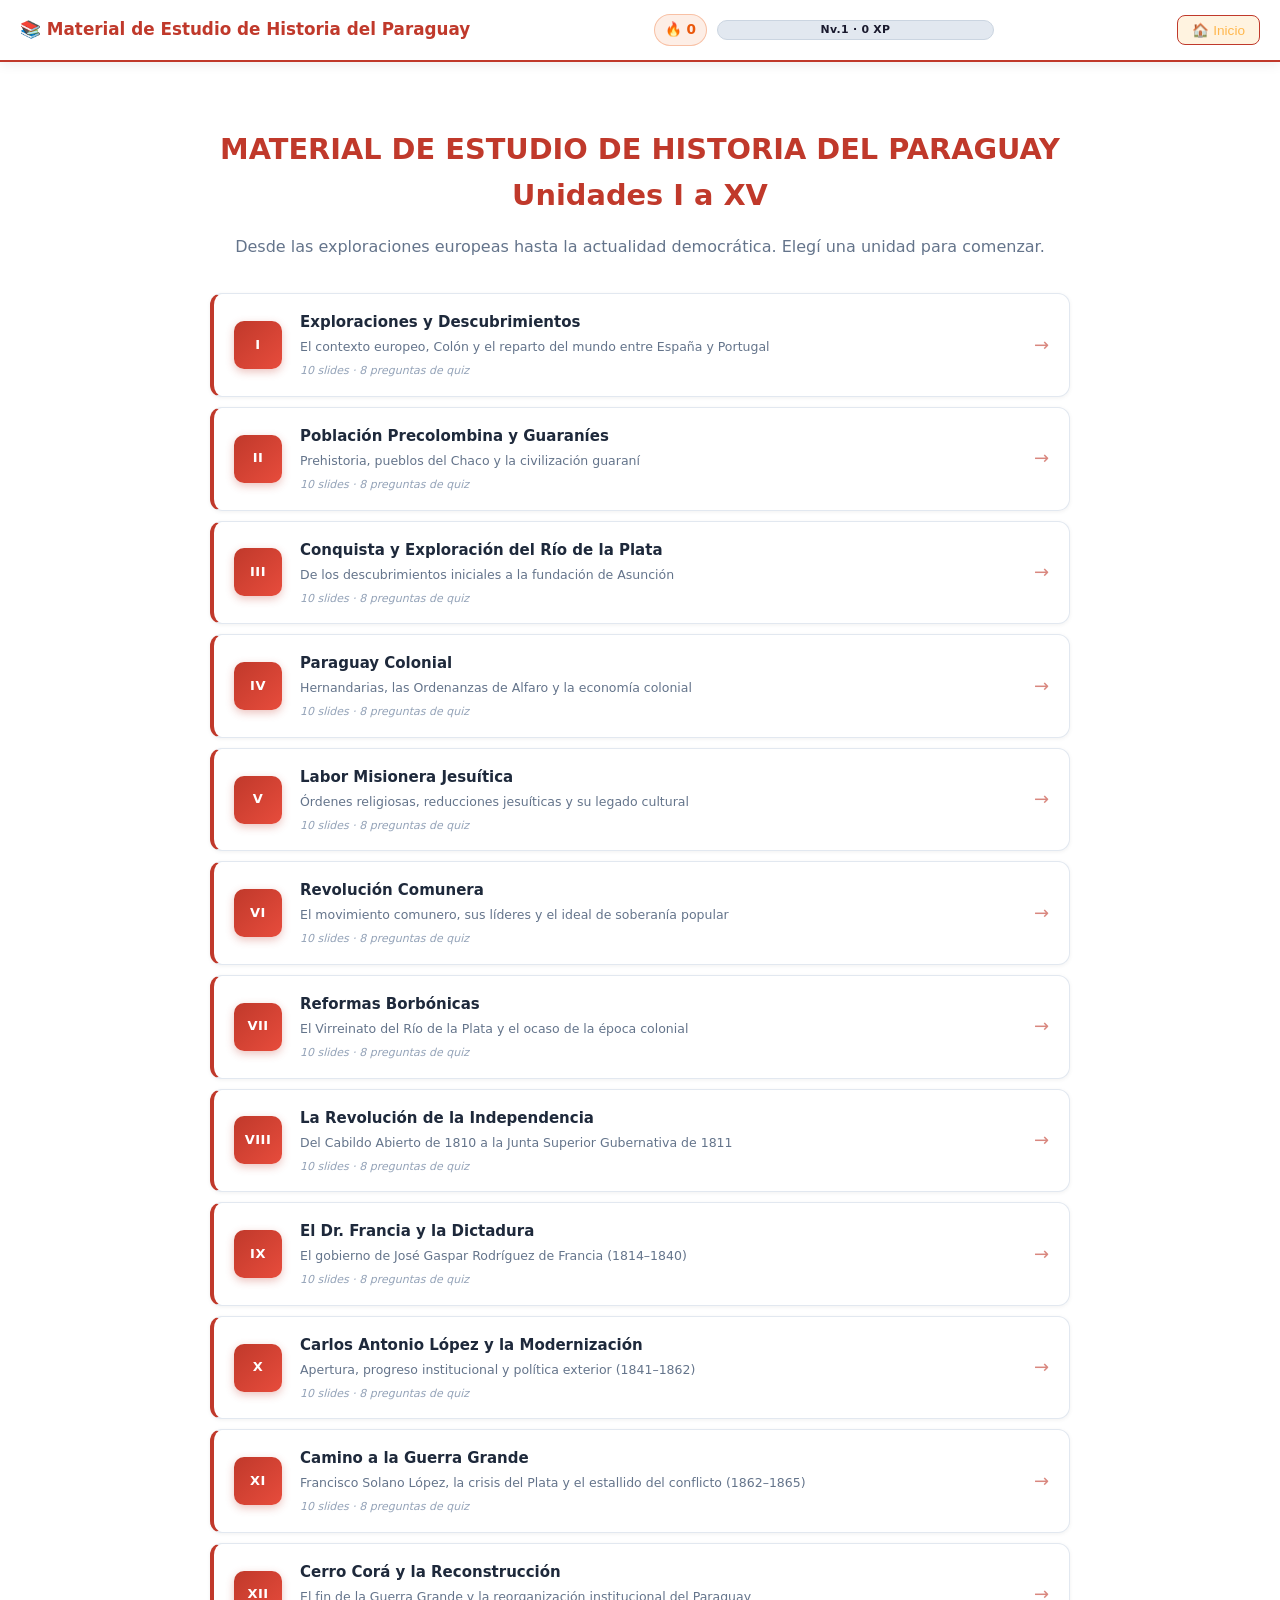
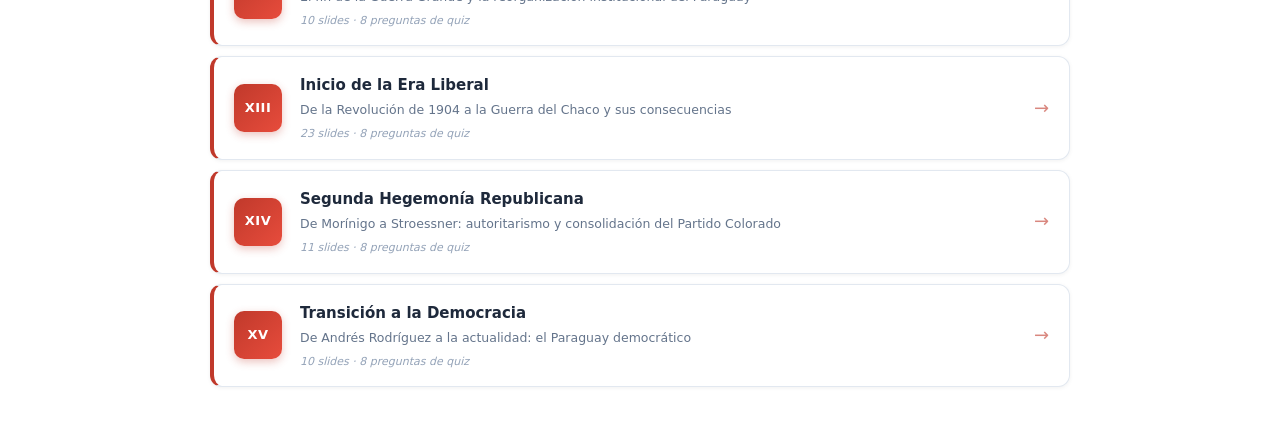
<file: final.html>
<!DOCTYPE html>
<html lang="es">
<head>
<meta charset="UTF-8">
<meta name="viewport" content="width=device-width, initial-scale=1.0">
<title>Material de Estudio de Historia del Paraguay — Unidades I a XV</title>
<style>
:root{
  --bg:#ffffff; --bg2:#f5f7fa; --card:#ffffff; --accent:#c0392b; --accent2:#2980b9;
  --text:#1a1a2e; --muted:#64748b; --good:#16a34a; --bad:#dc2626; --border:rgba(192,57,43,0.2);
}
*{box-sizing:border-box}
body{margin:0;font-family:'Segoe UI',system-ui,sans-serif;background:var(--bg);color:var(--text);line-height:1.6}
.topbar{position:sticky;top:0;z-index:50;background:#ffffff;backdrop-filter:blur(6px);border-bottom:2px solid var(--accent);padding:14px 20px;display:flex;align-items:center;justify-content:space-between;flex-wrap:wrap;gap:10px;box-shadow:0 2px 12px rgba(0,0,0,0.08)}
.topbar h1{font-size:1.05rem;margin:0;color:var(--accent)}
.home-btn{background:rgba(255,152,0,0.12);border:1px solid var(--accent);color:#ffb74d;padding:6px 14px;border-radius:8px;cursor:pointer;font-size:0.85rem}
.home-btn:hover{background:rgba(192,57,43,0.15)}

.xp-bar-wrap{display:flex;align-items:center;gap:10px;flex:1;max-width:340px;min-width:180px}
.xp-streak{font-size:0.85rem;font-weight:700;color:#ea580c;background:rgba(234,88,12,0.1);border:1px solid rgba(234,88,12,0.3);padding:4px 10px;border-radius:20px;white-space:nowrap;transition:transform .2s}
.xp-streak.pulse{animation:streakPulse .5s ease}
@keyframes streakPulse{0%{transform:scale(1)}50%{transform:scale(1.25)}100%{transform:scale(1)}}
.xp-track{position:relative;flex:1;height:20px;background:#e2e8f0;border-radius:20px;overflow:hidden;border:1px solid #cbd5e1}
.xp-fill{height:100%;background:linear-gradient(90deg,#f59e0b,#ea580c);border-radius:20px;transition:width .5s ease;box-shadow:0 0 8px rgba(234,88,12,0.4)}
.xp-label{position:absolute;top:0;left:0;right:0;bottom:0;display:flex;align-items:center;justify-content:center;font-size:0.68rem;font-weight:700;color:#1a1a2e;letter-spacing:0.3px}
.xp-toast{position:fixed;top:80px;right:20px;z-index:200;background:#ffffff;border:1px solid #ea580c;border-left:5px solid #ea580c;border-radius:10px;padding:12px 18px;box-shadow:0 6px 20px rgba(0,0,0,0.15);font-size:0.9rem;font-weight:600;color:#1a1a2e;opacity:0;transform:translateX(30px);transition:all .3s ease}
.xp-toast.show{opacity:1;transform:translateX(0)}
@media(max-width:680px){.xp-bar-wrap{order:3;max-width:100%;width:100%}}
#home{max-width:1000px;margin:0 auto;padding:40px 20px}
#home h2{text-align:center;color:var(--accent);font-size:1.8rem;margin-bottom:6px}
#home p.lead{text-align:center;color:var(--muted);margin-bottom:34px}
.unit-grid{display:grid;grid-template-columns:repeat(auto-fit,minmax(260px,1fr));gap:18px}
.unit-card{background:var(--card);border:1px solid var(--border);border-radius:14px;padding:22px;cursor:pointer;transition:transform .15s,border-color .15s}
.unit-card:hover{transform:translateY(-4px);border-color:var(--accent)}
.unit-card .icon{font-size:2rem}
.unit-card h3{margin:10px 0 4px;color:var(--accent2);font-size:1.05rem}
.unit-card p{margin:0;color:var(--muted);font-size:0.85rem}
.unit-card .meta{margin-top:12px;font-size:0.75rem;color:#6a7590}
.lesson{display:none;max-width:820px;margin:0 auto;padding:24px 18px 60px}
.lesson.active{display:block}
.lesson-head{display:flex;align-items:center;gap:12px;margin-bottom:6px;flex-wrap:wrap}
.badge{background:rgba(255,152,0,0.15);border:1px solid var(--accent);color:#ffb74d;padding:4px 12px;border-radius:20px;font-size:0.8rem}
.lesson h1{font-size:1.5rem;margin:10px 0 2px;color:#1a1a2e}
.lesson .sub{color:var(--muted);margin-bottom:20px;font-style:italic}
.progress-wrap{background:#e2e8f0;border-radius:20px;height:8px;margin-bottom:24px;overflow:hidden}
.progress-fill{background:linear-gradient(90deg,var(--accent),var(--accent2));height:100%;width:0%;transition:width .3s}
.slide{display:none;background:var(--card);border:1px solid #e2e8f0;border-radius:16px;padding:26px 24px;animation:fade .25s;box-shadow:0 2px 10px rgba(0,0,0,0.05)}
.slide.active{display:block}
@keyframes fade{from{opacity:0;transform:translateY(6px)}to{opacity:1;transform:translateY(0)}}
.slide-num{font-size:0.75rem;color:var(--muted);letter-spacing:1px;text-transform:uppercase;margin-bottom:8px}
.slide h2{color:var(--accent2);font-size:1.25rem;margin:0 0 14px}
.slide-content{font-size:0.98rem;color:#334155}
.slide-content strong{color:#b91c1c}
.slide-content em{color:#0369a1}
.controls{display:flex;align-items:center;justify-content:space-between;margin-top:20px;gap:10px}
.ctrl-btn{background:#ffffff;border:1px solid #e2e8f0;color:var(--text);width:42px;height:42px;border-radius:50%;font-size:1.1rem;cursor:pointer;box-shadow:0 1px 4px rgba(0,0,0,0.08)}
.ctrl-btn:hover{border-color:var(--accent)}
.dots{display:flex;gap:6px;flex-wrap:wrap;justify-content:center}
.dot{width:9px;height:9px;border-radius:50%;background:#e2e8f0;border:none;cursor:pointer;padding:0}
.dot.active{background:var(--accent)}
.quiz-toggle{margin-top:26px;width:100%;background:rgba(79,195,247,0.12);border:1px solid var(--accent2);color:#81d4fa;padding:12px;border-radius:10px;font-size:0.95rem;cursor:pointer}
.quiz-toggle:hover{background:rgba(79,195,247,0.22)}
.quiz-panel{display:none;margin-top:16px}
.quiz-panel.open{display:block}
.qhead{display:flex;justify-content:space-between;align-items:center;margin-bottom:14px}
.qhead .qtitle{color:var(--accent2);font-weight:600}
.qblock{background:#f8fafc;border:1px solid #e2e8f0;border-radius:12px;padding:16px;margin-bottom:14px}
.qnum{font-size:0.72rem;color:var(--muted);text-transform:uppercase;letter-spacing:1px;margin-bottom:6px}
.qtxt{margin-bottom:12px;font-size:0.95rem}
.qopts{display:flex;flex-direction:column;gap:8px}
.qopt{background:#ffffff;border:1px solid #cbd5e1;color:var(--text);padding:10px 14px;border-radius:8px;text-align:left;cursor:pointer;font-size:0.9rem}
.qopt:hover{border-color:var(--accent2)}
.qopt.selected{border-color:var(--accent2);background:rgba(79,195,247,0.1)}
.qopt.correct{border-color:var(--good);background:rgba(76,175,80,0.15)}
.qopt.wrong{border-color:var(--bad);background:rgba(244,67,54,0.15)}
.qopt:disabled{cursor:default}
.qz-actions{display:flex;gap:10px;margin-top:6px}
.qz-check,.qz-reset{flex:1;padding:12px;border-radius:10px;border:none;cursor:pointer;font-size:0.9rem;font-weight:600}
.qz-check{background:var(--accent);color:#1a0f00}
.qz-reset{background:#e2e8f0;color:var(--text)}
.qresult{margin-top:14px;text-align:center;font-size:1rem;font-weight:600;padding:12px;border-radius:10px;display:none}
.qresult.show{display:block}
.back-top{display:inline-block;margin-top:30px;color:var(--muted);cursor:pointer;font-size:0.85rem}
.back-top:hover{color:var(--accent)}
@media(max-width:600px){.lesson{padding:16px 12px 50px}.slide{padding:20px 16px}}

.unit-list { display: flex; flex-direction: column; gap: 10px; max-width: 860px; margin: 0 auto; }
.unit-list-item {
  display: flex; align-items: center; gap: 18px;
  background: #ffffff;
  border: 1px solid #e2e8f0;
  border-left: 4px solid var(--accent);
  border-radius: 12px;
  padding: 16px 20px;
  cursor: pointer;
  transition: all 0.2s ease;
  box-shadow: 0 1px 4px rgba(0,0,0,0.06);
}
.unit-list-item:hover {
  border-left-color: var(--accent2);
  box-shadow: 0 6px 20px rgba(0,0,0,0.1);
  transform: translateX(5px);
  background: #f8faff;
}
.unit-list-num {
  flex-shrink: 0; width: 48px; height: 48px; border-radius: 10px;
  background: linear-gradient(135deg, var(--accent), #e74c3c);
  color: #fff;
  display: flex; align-items: center; justify-content: center;
  font-weight: 800; font-size: 13px; letter-spacing: 0.5px;
  box-shadow: 0 3px 8px rgba(192,57,43,0.3);
}
.unit-list-text { flex: 1; min-width: 0; }
.unit-list-text h3 { margin: 0 0 3px 0; font-size: 15px; font-weight: 700; color: #1e293b; }
.unit-list-text p { margin: 0 0 5px 0; font-size: 12.5px; color: #64748b; }
.unit-list-text .meta { font-size: 11px; color: #94a3b8; font-style: italic; }
.unit-list-arrow { flex-shrink: 0; font-size: 18px; color: var(--accent); opacity: 0.6; transition: opacity 0.2s, transform 0.2s; }
.unit-list-item:hover .unit-list-arrow { opacity: 1; transform: translateX(4px); }
</style>
</head>
<body>
<div class="topbar">
  <h1>📚 Material de Estudio de Historia del Paraguay</h1>
  <div class="xp-bar-wrap" id="xpBarWrap" title="Tu progreso de experiencia">
    <span class="xp-streak" id="xpStreak">🔥 0</span>
    <div class="xp-track">
      <div class="xp-fill" id="xpFill" style="width:0%"></div>
      <span class="xp-label" id="xpLabel">Nv.1 · 0 XP</span>
    </div>
  </div>
  <button class="home-btn" onclick="showHome()">🏠 Inicio</button>
</div>

<div id="home">
  <h2>MATERIAL DE ESTUDIO DE HISTORIA DEL PARAGUAY<br>Unidades I a XV</h2>
  <p class="lead">Desde las exploraciones europeas hasta la actualidad democrática. Elegí una unidad para comenzar.</p>
  <div class="unit-list">
<div class="unit-list-item" onclick="showLesson(1)">
  <div class="unit-list-num">I</div>
  <div class="unit-list-text">
    <h3>Exploraciones y Descubrimientos</h3>
    <p>El contexto europeo, Colón y el reparto del mundo entre España y Portugal</p>
    <div class="meta">10 slides · 8 preguntas de quiz</div>
  </div>
  <div class="unit-list-arrow">&#8594;</div>
</div>
<div class="unit-list-item" onclick="showLesson(2)">
  <div class="unit-list-num">II</div>
  <div class="unit-list-text">
    <h3>Población Precolombina y Guaraníes</h3>
    <p>Prehistoria, pueblos del Chaco y la civilización guaraní</p>
    <div class="meta">10 slides · 8 preguntas de quiz</div>
  </div>
  <div class="unit-list-arrow">&#8594;</div>
</div>
<div class="unit-list-item" onclick="showLesson(3)">
  <div class="unit-list-num">III</div>
  <div class="unit-list-text">
    <h3>Conquista y Exploración del Río de la Plata</h3>
    <p>De los descubrimientos iniciales a la fundación de Asunción</p>
    <div class="meta">10 slides · 8 preguntas de quiz</div>
  </div>
  <div class="unit-list-arrow">&#8594;</div>
</div>
<div class="unit-list-item" onclick="showLesson(4)">
  <div class="unit-list-num">IV</div>
  <div class="unit-list-text">
    <h3>Paraguay Colonial</h3>
    <p>Hernandarias, las Ordenanzas de Alfaro y la economía colonial</p>
    <div class="meta">10 slides · 8 preguntas de quiz</div>
  </div>
  <div class="unit-list-arrow">&#8594;</div>
</div>
<div class="unit-list-item" onclick="showLesson(5)">
  <div class="unit-list-num">V</div>
  <div class="unit-list-text">
    <h3>Labor Misionera Jesuítica</h3>
    <p>Órdenes religiosas, reducciones jesuíticas y su legado cultural</p>
    <div class="meta">10 slides · 8 preguntas de quiz</div>
  </div>
  <div class="unit-list-arrow">&#8594;</div>
</div>
<div class="unit-list-item" onclick="showLesson(6)">
  <div class="unit-list-num">VI</div>
  <div class="unit-list-text">
    <h3>Revolución Comunera</h3>
    <p>El movimiento comunero, sus líderes y el ideal de soberanía popular</p>
    <div class="meta">10 slides · 8 preguntas de quiz</div>
  </div>
  <div class="unit-list-arrow">&#8594;</div>
</div>
<div class="unit-list-item" onclick="showLesson(7)">
  <div class="unit-list-num">VII</div>
  <div class="unit-list-text">
    <h3>Reformas Borbónicas</h3>
    <p>El Virreinato del Río de la Plata y el ocaso de la época colonial</p>
    <div class="meta">10 slides · 8 preguntas de quiz</div>
  </div>
  <div class="unit-list-arrow">&#8594;</div>
</div>
<div class="unit-list-item" onclick="showLesson(8)">
  <div class="unit-list-num">VIII</div>
  <div class="unit-list-text">
    <h3>La Revolución de la Independencia</h3>
    <p>Del Cabildo Abierto de 1810 a la Junta Superior Gubernativa de 1811</p>
    <div class="meta">10 slides · 8 preguntas de quiz</div>
  </div>
  <div class="unit-list-arrow">&#8594;</div>
</div>
<div class="unit-list-item" onclick="showLesson(9)">
  <div class="unit-list-num">IX</div>
  <div class="unit-list-text">
    <h3>El Dr. Francia y la Dictadura</h3>
    <p>El gobierno de José Gaspar Rodríguez de Francia (1814–1840)</p>
    <div class="meta">10 slides · 8 preguntas de quiz</div>
  </div>
  <div class="unit-list-arrow">&#8594;</div>
</div>
<div class="unit-list-item" onclick="showLesson(10)">
  <div class="unit-list-num">X</div>
  <div class="unit-list-text">
    <h3>Carlos Antonio López y la Modernización</h3>
    <p>Apertura, progreso institucional y política exterior (1841–1862)</p>
    <div class="meta">10 slides · 8 preguntas de quiz</div>
  </div>
  <div class="unit-list-arrow">&#8594;</div>
</div>
<div class="unit-list-item" onclick="showLesson(11)">
  <div class="unit-list-num">XI</div>
  <div class="unit-list-text">
    <h3>Camino a la Guerra Grande</h3>
    <p>Francisco Solano López, la crisis del Plata y el estallido del conflicto (1862–1865)</p>
    <div class="meta">10 slides · 8 preguntas de quiz</div>
  </div>
  <div class="unit-list-arrow">&#8594;</div>
</div>
<div class="unit-list-item" onclick="showLesson(12)">
  <div class="unit-list-num">XII</div>
  <div class="unit-list-text">
    <h3>Cerro Corá y la Reconstrucción</h3>
    <p>El fin de la Guerra Grande y la reorganización institucional del Paraguay</p>
    <div class="meta">10 slides · 8 preguntas de quiz</div>
  </div>
  <div class="unit-list-arrow">&#8594;</div>
</div>
<div class="unit-list-item" onclick="showLesson(13)">
  <div class="unit-list-num">XIII</div>
  <div class="unit-list-text">
    <h3>Inicio de la Era Liberal</h3>
    <p>De la Revolución de 1904 a la Guerra del Chaco y sus consecuencias</p>
    <div class="meta">23 slides · 8 preguntas de quiz</div>
  </div>
  <div class="unit-list-arrow">&#8594;</div>
</div>
<div class="unit-list-item" onclick="showLesson(14)">
  <div class="unit-list-num">XIV</div>
  <div class="unit-list-text">
    <h3>Segunda Hegemonía Republicana</h3>
    <p>De Morínigo a Stroessner: autoritarismo y consolidación del Partido Colorado</p>
    <div class="meta">11 slides · 8 preguntas de quiz</div>
  </div>
  <div class="unit-list-arrow">&#8594;</div>
</div>
<div class="unit-list-item" onclick="showLesson(15)">
  <div class="unit-list-num">XV</div>
  <div class="unit-list-text">
    <h3>Transición a la Democracia</h3>
    <p>De Andrés Rodríguez a la actualidad: el Paraguay democrático</p>
    <div class="meta">10 slides · 8 preguntas de quiz</div>
  </div>
  <div class="unit-list-arrow">&#8594;</div>
</div>
  </div>
</div>

<section class="lesson" id="lesson-1">
  <div class="lesson-head">
    <span class="badge">🧭 Unidad I</span>
  </div>
  <h1>Exploraciones y Descubrimientos</h1>
  <p class="sub">El contexto europeo, Colón y el reparto del mundo entre España y Portugal</p>
  <div class="progress-wrap"><div class="progress-fill" id="prog-1"></div></div>
  <div id="slides-1">
<div class="slide active" data-idx="0">
  <div class="slide-num">Slide 1 / 10</div>
  <h2>Situación de Europa en el siglo XV</h2>
  <div class="slide-content">En el siglo XV, Europa vivía una profunda transformación económica que impulsó la búsqueda de nuevas rutas comerciales hacia Asia y África.<br><br><strong>Transición económica:</strong> Del feudalismo al capitalismo comercial; auge del comercio y las ciudades.<br><strong>Necesidad de metales:</strong> Se requería oro y plata para la acuñación de moneda y el sostenimiento del comercio internacional.<br><strong>Rutas bloqueadas:</strong> La caída de Constantinopla (1453) en manos otomanas encareció y dificultó las rutas tradicionales hacia Asia.<br><strong>Demanda de especias:</strong> Pimienta, canela, clavo y otros productos orientales eran indispensables y muy costosos en Europa.<br><br><em>Dato clave:</em> La caída de Constantinopla en 1453 fue el detonante directo que obligó a los europeos a buscar rutas alternativas hacia Oriente, acelerando la era de los descubrimientos.</div>
</div>
<div class="slide" data-idx="1">
  <div class="slide-num">Slide 2 / 10</div>
  <h2>Motivaciones científicas y tecnológicas</h2>
  <div class="slide-content">El avance científico y tecnológico fue indispensable para que las exploraciones fueran posibles. Sin nuevos instrumentos y conocimientos, los viajes oceánicos habrían sido imposibles.<br><br><strong>🧭 Brújula y astrolabio:</strong> Permitían navegar de altura (lejos de la costa), midiendo la posición de los barcos mediante los astros.<br><strong>⛵ Carabela:</strong> Embarcación ligera y maniobrable, capaz de navegar contra el viento, ideal para exploraciones oceánicas.<br><strong>🗺️ Cartografía:</strong> Los estudios geográficos y astronómicos mejoraron los mapas, permitiendo planificar rutas con mayor precisión.<br><strong>📰 Imprenta:</strong> Inventada por Gutenberg (~1440), permitió difundir rápidamente mapas, teorías y conocimientos científicos por toda Europa.<br><br><em>Revolución de la información:</em> La imprenta fue tan revolucionaria para los descubrimientos como la brújula: permitió que el conocimiento geográfico se multiplicara entre todos los navegantes europeos.</div>
</div>
<div class="slide" data-idx="2">
  <div class="slide-num">Slide 3 / 10</div>
  <h2>Los portugueses y Enrique el Navegante</h2>
  <div class="slide-content">Portugal fue el primer país europeo en emprender exploraciones sistemáticas. Su posición geográfica y su tradición marinera lo convirtieron en el pionero de los descubrimientos.<br><br><strong>Enrique el Navegante (1394–1460):</strong> Príncipe portugués que impulsó y financió las exploraciones por la costa occidental de África. Fundó una escuela de navegación en el Cabo de San Vicente.<br><strong>Islas descubiertas:</strong> Azores, Cabo Verde, Madeira — bases clave para futuras expediciones atlánticas.<br><strong>Objetivo:</strong> Encontrar una ruta marítima hacia Asia bordeando África, evitando las rutas terrestres controladas por los otomanos.<br><br><em>Cronología portuguesa:</em> Bajo el impulso de Enrique el Navegante, Portugal exploró metódicamente la costa africana durante décadas, sentando las bases de los grandes descubrimientos.</div>
</div>
<div class="slide" data-idx="3">
  <div class="slide-num">Slide 4 / 10</div>
  <h2>Bartolomé Díaz y el Cabo de Buena Esperanza</h2>
  <div class="slide-content">El navegante Bartolomé Díaz dio un paso decisivo al rodear por primera vez el extremo sur de África, abriendo la ruta marítima hacia el océano Índico y Asia.<br><br><strong>Expedición (1487–1488):</strong> Partió de Lisboa con la misión de explorar la costa africana más allá de lo conocido.<br><strong>Cabo Tormentoso:</strong> Díaz llegó al extremo sur de África y lo denominó "Cabo Tormentoso" por las violentas tormentas que allí encontró.<br><strong>Renombramiento:</strong> El rey Juan II de Portugal lo rebautizó como Cabo de Buena Esperanza, pues abría la esperanza de llegar a la India por mar.<br><strong>Importancia:</strong> Demostró que África era circunnavegable, sentando las bases para el viaje de Vasco de Gama a la India (1498).<br><br><em>Consecuencia histórica:</em> El descubrimiento del Cabo de Buena Esperanza fue el antecedente directo del viaje de Vasco de Gama en 1498.</div>
</div>
<div class="slide" data-idx="4">
  <div class="slide-num">Slide 5 / 10</div>
  <h2>Tratado de Alcazobas-Toledo (1479–1480)</h2>
  <div class="slide-content">Antes de los grandes descubrimientos, Portugal y Castilla ya se repartían las zonas de influencia atlántica mediante acuerdos diplomáticos que prefiguraron el reparto del mundo.<br><br><strong>Contexto:</strong> Firmado para poner fin a la Guerra de Sucesión Castellana entre Portugal y Castilla.<br><strong>Reparto:</strong> Dividió las zonas de influencia en el Atlántico entre ambas potencias.<br><strong>Portugal obtuvo:</strong> Control exclusivo de la navegación y conquista en África (Guinea, Azores, Madeira, Cabo Verde).<br><strong>Castilla obtuvo:</strong> Las Islas Canarias, punto de partida clave para futuras expediciones hacia América.<br><br><em>Importancia:</em> Este tratado sentó el precedente del reparto del mundo entre potencias europeas, que luego se ampliaría con las Bulas Alejandrinas (1493) y el Tratado de Tordesillas (1494).</div>
</div>
<div class="slide" data-idx="5">
  <div class="slide-num">Slide 6 / 10</div>
  <h2>Vida y proyecto de Colón</h2>
  <div class="slide-content">Cristóbal Colón fue el navegante genovés cuyo proyecto de llegar a Asia navegando hacia el oeste cambió para siempre la historia de la humanidad.<br><br><strong>Nacimiento:</strong> Génova, 1451, en el seno de una familia humilde. Sus padres fueron Domingo Colón y Susana Fontanarrosa.<br><strong>Formación:</strong> Desde joven navegó y adquirió experiencia en el Mediterráneo y el Atlántico.<br><strong>Matrimonio:</strong> Se casó con Felipa de Perestrello, contacto que lo vinculó a cartógrafos y navegantes portugueses.<br><strong>Su teoría:</strong> La Tierra es redonda → se puede llegar a Asia navegando hacia el oeste por el Atlántico.<br><strong>Apoyo:</strong> Tras ser rechazado por Portugal, obtuvo el respaldo de los Reyes Católicos de España en las Capitulaciones de Santa Fe (1492).<br><strong>Muerte:</strong> Falleció en Valladolid en 1506, sin reconocer plenamente que había descubierto un nuevo continente.</div>
</div>
<div class="slide" data-idx="6">
  <div class="slide-num">Slide 7 / 10</div>
  <h2>Primer y Segundo Viaje (1492–1496)</h2>
  <div class="slide-content">Los dos primeros viajes de Colón establecieron el contacto entre Europa y el continente americano, abriendo una nueva era en la historia mundial.<br><br><strong>Primer viaje (1492–1493):</strong> Salió de Puerto de Palos el 3 de agosto de 1492 con tres naves: La Pinta, La Niña y la Santa María. El 12 de octubre de 1492 avistaron tierra en Guanahaní (Bahamas), a la que llamaron San Salvador. Exploraron Cuba y La Española, fundando el fuerte "La Navidad".<br><strong>Segundo viaje (1493–1496):</strong> Regresó con 17 naves y más de 1.200 hombres. Descubrió Puerto Rico y Jamaica. Fundó la Villa Isabela en La Española, el primer asentamiento europeo permanente en América.<br><br><em>Fecha memorable:</em> 12 de octubre de 1492: fecha del primer contacto europeo con América. Hoy se conmemora como Día del Descubrimiento de América o Día de la Diversidad Cultural.</div>
</div>
<div class="slide" data-idx="7">
  <div class="slide-num">Slide 8 / 10</div>
  <h2>Tercer y Cuarto Viaje (1498–1504)</h2>
  <div class="slide-content">Los dos últimos viajes de Colón ampliaron el conocimiento del continente americano, aunque terminaron en dificultades personales y políticas para el descubridor.<br><br><strong>Tercer viaje (1498–1500):</strong> Descubrió la isla Trinidad y la desembocadura del río Orinoco (Venezuela), siendo la primera vez que los europeos pisaron tierra firme del continente americano. Debido a conflictos y mala gestión de la colonia, Colón fue arrestado y devuelto a España encadenado.<br><strong>Cuarto viaje (1502–1504):</strong> Exploró las costas de América Central (Honduras, Costa Rica, Panamá) buscando un paso hacia el Océano Pacífico y Asia. Terminó sin encontrar la ruta y en precarias condiciones físicas y políticas.<br><br><em>Paradoja histórica:</em> Colón murió en 1506 creyendo haber llegado a Asia. Fue Américo Vespucio quien demostró que se trataba de un continente nuevo, que terminaría llevando su nombre: América.</div>
</div>
<div class="slide" data-idx="8">
  <div class="slide-num">Slide 9 / 10</div>
  <h2>Las Bulas Alejandrinas (1493)</h2>
  <div class="slide-content">Las Bulas Alejandrinas fueron documentos papales que legitimaron la conquista española de América, otorgando derechos exclusivos a la Corona de Castilla sobre las tierras descubiertas.<br><br><strong>Emisor:</strong> Papa Alejandro VI (Rodrigo de Borja), a petición de los Reyes Católicos de España.<br><strong>Fecha:</strong> 1493, un año después del descubrimiento de América.<br><strong>Contenido:</strong> Concedieron a Castilla el derecho exclusivo de conquista y dominio sobre las tierras descubiertas al oeste.<br><strong>Línea Alejandrina:</strong> Establecieron una demarcación a 100 leguas al oeste de las Azores y Cabo Verde; lo descubierto al oeste sería castellano y al este, portugués.<br><strong>Condición:</strong> España debía evangelizar a los pueblos indígenas.<br><br><em>Conflicto:</em> Portugal no aceptó la Línea Alejandrina y negoció su modificación, lo que llevó al Tratado de Tordesillas en 1494.</div>
</div>
<div class="slide" data-idx="9">
  <div class="slide-num">Slide 10 / 10</div>
  <h2>Tratado de Tordesillas (1494)</h2>
  <div class="slide-content">El Tratado de Tordesillas fue el acuerdo definitivo que dividió el mundo entre España y Portugal, con consecuencias territoriales que se sienten hasta hoy en América Latina.<br><br><strong>Firmantes:</strong> Los Reyes Católicos de Castilla y el rey Juan II de Portugal.<br><strong>La línea:</strong> Se desplazó la demarcación a 370 leguas al oeste de las islas de Cabo Verde.<br><strong>Reparto:</strong> Las tierras al oeste de la línea serían para Castilla; las del este, para Portugal.<br><strong>Consecuencia para América:</strong> Brasil quedó del lado portugués, lo que explica que Brasil hable portugués hoy. El resto de América del Sur y Central quedó bajo dominio español.<br><br><strong>🇪🇸 España obtuvo:</strong> Todo el continente americano al oeste de la línea: México, América Central, el Caribe y la mayor parte de América del Sur.<br><strong>🇵🇹 Portugal obtuvo:</strong> Brasil (al este de la línea) y el control de las rutas africanas e índicas ya establecidas.</div>
</div>
  </div>
  <div class="controls">
    <button class="ctrl-btn" onclick="prevSlide(1)">&#8592;</button>
    <div class="dots" id="dots-1"><button class="dot active" onclick="goSlide(1,0)"></button><button class="dot" onclick="goSlide(1,1)"></button><button class="dot" onclick="goSlide(1,2)"></button><button class="dot" onclick="goSlide(1,3)"></button><button class="dot" onclick="goSlide(1,4)"></button><button class="dot" onclick="goSlide(1,5)"></button><button class="dot" onclick="goSlide(1,6)"></button><button class="dot" onclick="goSlide(1,7)"></button><button class="dot" onclick="goSlide(1,8)"></button><button class="dot" onclick="goSlide(1,9)"></button></div>
    <button class="ctrl-btn" onclick="nextSlide(1)">&#8594;</button>
  </div>
  <button class="quiz-toggle" id="qtbtn-1" onclick="toggleQuiz(1)">📝 Poner a prueba lo aprendido — Quiz de la Unidad I</button>
  <div class="quiz-panel" id="qpanel-1">
    <div class="qhead"><span class="qtitle">Quiz — Exploraciones y Descubrimientos</span><span id="qbadge-1"></span></div>
    <div class="qblock" id="qb-1-0">
  <div class="qnum">Pregunta 1</div>
  <div class="qtxt">¿Cuál fue la principal causa económica que impulsó las exploraciones europeas en el siglo XV?</div>
  <div class="qopts" id="qo-1-0">
<button class="qopt" data-u="1" data-qi="0" data-oi="0" onclick="selectOpt(this)">La necesidad de poblar nuevos territorios</button>
<button class="qopt" data-u="1" data-qi="0" data-oi="1" onclick="selectOpt(this)">El deseo de evangelizar pueblos africanos</button>
<button class="qopt" data-u="1" data-qi="0" data-oi="2" onclick="selectOpt(this)">La búsqueda de rutas alternativas a Asia tras el bloqueo otomano</button>
<button class="qopt" data-u="1" data-qi="0" data-oi="3" onclick="selectOpt(this)">La expansión del feudalismo europeo</button>
  </div>
</div>
<div class="qblock" id="qb-1-1">
  <div class="qnum">Pregunta 2</div>
  <div class="qtxt">¿Qué institución fundó Enrique el Navegante para impulsar las exploraciones?</div>
  <div class="qopts" id="qo-1-1">
<button class="qopt" data-u="1" data-qi="1" data-oi="0" onclick="selectOpt(this)">Una universidad de geografía en Lisboa</button>
<button class="qopt" data-u="1" data-qi="1" data-oi="1" onclick="selectOpt(this)">Una escuela de navegación en el Cabo de San Vicente</button>
<button class="qopt" data-u="1" data-qi="1" data-oi="2" onclick="selectOpt(this)">Un observatorio astronómico en las Azores</button>
<button class="qopt" data-u="1" data-qi="1" data-oi="3" onclick="selectOpt(this)">Una compañía comercial para el comercio africano</button>
  </div>
</div>
<div class="qblock" id="qb-1-2">
  <div class="qnum">Pregunta 3</div>
  <div class="qtxt">¿Cómo llamó originalmente Bartolomé Díaz al extremo sur de África?</div>
  <div class="qopts" id="qo-1-2">
<button class="qopt" data-u="1" data-qi="2" data-oi="0" onclick="selectOpt(this)">Cabo Tormentoso</button>
<button class="qopt" data-u="1" data-qi="2" data-oi="1" onclick="selectOpt(this)">Cabo de Buena Esperanza</button>
<button class="qopt" data-u="1" data-qi="2" data-oi="2" onclick="selectOpt(this)">Cabo Verde</button>
<button class="qopt" data-u="1" data-qi="2" data-oi="3" onclick="selectOpt(this)">Cabo Africano</button>
  </div>
</div>
<div class="qblock" id="qb-1-3">
  <div class="qnum">Pregunta 4</div>
  <div class="qtxt">En el Tratado de Alcazobas-Toledo, ¿qué obtuvo Castilla?</div>
  <div class="qopts" id="qo-1-3">
<button class="qopt" data-u="1" data-qi="3" data-oi="0" onclick="selectOpt(this)">Las islas Azores</button>
<button class="qopt" data-u="1" data-qi="3" data-oi="1" onclick="selectOpt(this)">El control de Guinea y Cabo Verde</button>
<button class="qopt" data-u="1" data-qi="3" data-oi="2" onclick="selectOpt(this)">Las Islas Canarias</button>
<button class="qopt" data-u="1" data-qi="3" data-oi="3" onclick="selectOpt(this)">La isla de Madeira</button>
  </div>
</div>
<div class="qblock" id="qb-1-4">
  <div class="qnum">Pregunta 5</div>
  <div class="qtxt">¿En qué fecha salió Colón de Puerto de Palos en su primer viaje?</div>
  <div class="qopts" id="qo-1-4">
<button class="qopt" data-u="1" data-qi="4" data-oi="0" onclick="selectOpt(this)">3 de agosto de 1492</button>
<button class="qopt" data-u="1" data-qi="4" data-oi="1" onclick="selectOpt(this)">12 de octubre de 1492</button>
<button class="qopt" data-u="1" data-qi="4" data-oi="2" onclick="selectOpt(this)">1 de enero de 1493</button>
<button class="qopt" data-u="1" data-qi="4" data-oi="3" onclick="selectOpt(this)">15 de agosto de 1492</button>
  </div>
</div>
<div class="qblock" id="qb-1-5">
  <div class="qnum">Pregunta 6</div>
  <div class="qtxt">¿Qué nombre le dio Colón a la primera tierra que avistó el 12 de octubre de 1492?</div>
  <div class="qopts" id="qo-1-5">
<button class="qopt" data-u="1" data-qi="5" data-oi="0" onclick="selectOpt(this)">La Española</button>
<button class="qopt" data-u="1" data-qi="5" data-oi="1" onclick="selectOpt(this)">San Salvador</button>
<button class="qopt" data-u="1" data-qi="5" data-oi="2" onclick="selectOpt(this)">Cuba</button>
<button class="qopt" data-u="1" data-qi="5" data-oi="3" onclick="selectOpt(this)">La Navidad</button>
  </div>
</div>
<div class="qblock" id="qb-1-6">
  <div class="qnum">Pregunta 7</div>
  <div class="qtxt">¿En qué viaje fue la primera vez que Colón pisó tierra firme del continente americano?</div>
  <div class="qopts" id="qo-1-6">
<button class="qopt" data-u="1" data-qi="6" data-oi="0" onclick="selectOpt(this)">Primer viaje</button>
<button class="qopt" data-u="1" data-qi="6" data-oi="1" onclick="selectOpt(this)">Segundo viaje</button>
<button class="qopt" data-u="1" data-qi="6" data-oi="2" onclick="selectOpt(this)">Tercer viaje (Venezuela/Orinoco)</button>
<button class="qopt" data-u="1" data-qi="6" data-oi="3" onclick="selectOpt(this)">Cuarto viaje</button>
  </div>
</div>
<div class="qblock" id="qb-1-7">
  <div class="qnum">Pregunta 8</div>
  <div class="qtxt">¿A cuántas leguas al oeste de Cabo Verde fijó el Tratado de Tordesillas la línea divisoria?</div>
  <div class="qopts" id="qo-1-7">
<button class="qopt" data-u="1" data-qi="7" data-oi="0" onclick="selectOpt(this)">100 leguas</button>
<button class="qopt" data-u="1" data-qi="7" data-oi="1" onclick="selectOpt(this)">370 leguas</button>
<button class="qopt" data-u="1" data-qi="7" data-oi="2" onclick="selectOpt(this)">250 leguas</button>
<button class="qopt" data-u="1" data-qi="7" data-oi="3" onclick="selectOpt(this)">500 leguas</button>
  </div>
</div>
    <div class="qz-actions">
      <button class="qz-check" onclick="checkQuiz(1)">✔ Verificar respuestas</button>
      <button class="qz-reset" onclick="resetQuiz(1)">🔄 Reintentar</button>
    </div>
    <div class="qresult" id="qresult-1"></div>
  </div>
  <div class="back-top" onclick="showHome()">&#8592; Volver al inicio</div>
</section>

<section class="lesson" id="lesson-2">
  <div class="lesson-head">
    <span class="badge">🏹 Unidad II</span>
  </div>
  <h1>Población Precolombina y Guaraníes</h1>
  <p class="sub">Prehistoria, pueblos del Chaco y la civilización guaraní</p>
  <div class="progress-wrap"><div class="progress-fill" id="prog-2"></div></div>
  <div id="slides-2">
<div class="slide active" data-idx="0">
  <div class="slide-num">Slide 1 / 10</div>
  <h2>Divisiones de la Historia Paraguaya</h2>
  <div class="slide-content">La Historia del Paraguay se divide en siete grandes periodos que abarcan desde los pueblos originarios hasta la actualidad.<br><br><strong>Precolonial:</strong> Comprende el periodo de los aborígenes hasta la fundación de Asunción.<br><strong>La Conquista:</strong> Desde la fundación de Asunción hasta la división de la Provincia Gigante de las Indias.<br><strong>Colonial:</strong> Comprende la colonización española del territorio.<br><strong>La Independencia:</strong> Desde el movimiento de mayo hasta la muerte del Dr. Francia.<br><strong>Organización Nacional:</strong> Carlos A. López, Francisco Solano López y la Guerra de la Triple Alianza.<br><strong>Constitucional:</strong> Reconstrucción post-guerra, Guerra del Chaco, hasta la deposición de Eusebio Ayala (1936).<br><strong>Actual:</strong> Desde la firma del Tratado de Paz del Chaco hasta la actualidad.<br><br><em>Idea clave:</em> La periodización ayuda a organizar el estudio de la historia paraguaya en etapas con características propias.</div>
</div>
<div class="slide" data-idx="1">
  <div class="slide-num">Slide 2 / 10</div>
  <h2>La Población Precolombina — Prehistoria</h2>
  <div class="slide-content">Para estudiar a los primeros habitantes del Paraguay, la Historia se apoya en la <strong>cronología</strong>, que ubica los hechos en el tiempo.<br><br><strong>Edad Prehistórica:</strong> Tiempos muy lejanos desde la aparición de las primeras formas de vida, inclusive la del hombre en la era cuaternaria, hasta la aparición de la escritura.<br><strong>La Prehistoria se divide en:</strong> Edad de Piedra y Edad de los Metales.<br><br><strong>🪨 Edad de Piedra:</strong> El hombre usa la piedra como herramienta principal. Se divide en Paleolítico, Mesolítico y Neolítico.<br><strong>⚙️ Edad de los Metales:</strong> Desarrollo de la metalurgia: cobre, bronce, hierro. Aparece la rueda y el comercio organizado.<br><br><em>Ciencias auxiliares:</em> La Historia del Paraguay se apoya en la arqueología, la cronología y la antropología para estudiar sus pueblos precolombinos, ya que no dejaron registros escritos.</div>
</div>
<div class="slide" data-idx="2">
  <div class="slide-num">Slide 3 / 10</div>
  <h2>Paleolítico, Mesolítico y Neolítico</h2>
  <div class="slide-content">La Edad de Piedra se divide en tres periodos que marcan la evolución del ser humano desde nómada cazador hasta agricultor sedentario.<br><br><strong>Paleolítico (Piedra Tallada):</strong> Etapa más larga. Los humanos eran nómadas cazadores-recolectores, vivían en cuevas y dominaron el fuego.<br><strong>Mesolítico (Piedra Media):</strong> Periodo de transición por cambios climáticos. Inicio de la caza y recolección especializada con herramientas más pequeñas y precisas.<br><strong>Neolítico (Piedra Pulida):</strong> La gran revolución. Aparecen la agricultura, la ganadería y el sedentarismo. Las piedras se pulen.<br><br><em>Revolución neolítica:</em> El Neolítico fue el cambio más importante en la prehistoria: pasar de cazar a producir alimentos permitió el crecimiento de la población y los primeros poblados permanentes.</div>
</div>
<div class="slide" data-idx="3">
  <div class="slide-num">Slide 4 / 10</div>
  <h2>La Edad de los Metales</h2>
  <div class="slide-content">La Edad de los Metales marcó el fin de la prehistoria gracias al dominio de nuevos materiales para fabricar herramientas y armas más resistentes.<br><br><strong>🟤 Edad del Cobre:</strong> Primer metal utilizado. Blando y maleable; se usó para herramientas y adornos sencillos.<br><strong>🟡 Edad del Bronce:</strong> Aleación de cobre y estaño, más dura. Permitió mejores armas y herramientas agrícolas.<br><strong>⚫ Edad del Hierro:</strong> Metal más abundante y resistente. Revolucionó la agricultura, la guerra y la construcción.<br><strong>🛞 Inventos clave:</strong> Invención de la rueda, desarrollo del comercio y complejización social con clases y reyes.<br><br><em>En Paraguay:</em> Los pueblos indígenas paraguayos no conocieron la metalurgia antes de la llegada de los españoles. Vivían en el Neolítico: usaban piedra, madera y barro para sus herramientas.</div>
</div>
<div class="slide" data-idx="4">
  <div class="slide-num">Slide 5 / 10</div>
  <h2>Los Pueblos del Chaco</h2>
  <div class="slide-content">A la llegada de los españoles, el Gran Chaco estaba habitado por varias naciones aborígenes llamadas también pampinos, con economía basada en la recolección, caza y pesca.<br><br><strong>Característica común:</strong> Cada etnia se distinguía por diferencias culturales y lingüísticas propias.<br><strong>Los Guaycurúes:</strong> Grupo más guerrero y numeroso. Incluía a los Mbayá, Payaguá, Toba y Abipón.<br><strong>Los Mataco:</strong> Incluía a los Chulupí y Choroti. Habitaban el Chaco central y sur.<br><strong>Los Zámucos:</strong> Habitaban el Chaco boreal, en el límite con Bolivia.<br><br><em>Los Payaguá:</em> Fueron especialmente temidos por los españoles: dominaban el río Paraguay en canoas y atacaban constantemente los barcos que navegaban hacia Asunción.</div>
</div>
<div class="slide" data-idx="5">
  <div class="slide-num">Slide 6 / 10</div>
  <h2>Organización política y social chaqueña</h2>
  <div class="slide-content">Los pueblos chaqueños no tenían organización estatal centralizada. Vivían en pequeñas agrupaciones con estructura social relativamente simple.<br><br><strong>Organización política:</strong> No había tribu organizada. Se agrupaban en comunidades de 50 a 200 personas compuestas por familias.<br><strong>En tiempo de guerra:</strong> Elegían capitanes y un consejo de ancianos para coordinar los ataques.<br><strong>Jerarquía social:</strong> 1) Jefe y consejo de ancianos, 2) Guerreros, 3) Comunes, 4) Esclavos.<br><strong>Economía:</strong> Principalmente caza y pesca. Muy poca agricultura; dependían del medio natural.<br><br><em>Diferencia con los guaraníes:</em> A diferencia de los guaraníes —agricultores semi-sedentarios— los pueblos chaqueños eran fundamentalmente nómadas, siguiendo la caza y la pesca a lo largo del año.</div>
</div>
<div class="slide" data-idx="6">
  <div class="slide-num">Slide 7 / 10</div>
  <h2>Los Guaraníes: parcialidades y distribución</h2>
  <div class="slide-content">Los guaraníes eran el grupo indígena más numeroso y culturalmente desarrollado del actual Paraguay, habitaban principalmente las regiones boscosas al este del río Paraguay.<br><br><strong>Extensión:</strong> Habitaban Paraguay, Argentina, Brasil y Bolivia.<br><strong>Parcialidades en Paraguay:</strong> Carios (junto a Asunción), Itatines (norte), Omaguas (Amazonas), Chiriguanos (Bolivia), Chiripás (Guairá), Tupíes (Brasil), Guarayos (Santa Cruz).<br><strong>Los Carios:</strong> La parcialidad más importante, asentada en las inmediaciones de Asunción. Fueron los primeros en aliarse con los conquistadores españoles.<br><br><em>Distribución geográfica:</em> Carios → Asunción · Itatines → norte del Paraguay · Omaguas → Amazonas · Chiriguanos → Bolivia · Chiripás → Guairá · Tupíes → Brasil · Guarayos → Santa Cruz.</div>
</div>
<div class="slide" data-idx="7">
  <div class="slide-num">Slide 8 / 10</div>
  <h2>Organización política, social y familiar</h2>
  <div class="slide-content">La sociedad guaraní estaba organizada en aldeas independientes llamadas tabas, con un fuerte sentido de identidad familiar y comunitaria.<br><br><strong>La taba:</strong> Aldea de 50 o más familias. Cada taba era independiente, con economía y gobierno propio. No más de 7 cabañas comunales con paredes y techos de ramas y hojas de palmera.<br><strong>Autoridad:</strong> Reconocían la autoridad de un rubicha (jefe), elegido por el consejo de ancianos.<br><strong>La familia:</strong> El padre era la cabeza de la familia. Se practicaba la poligamia.<br><strong>Matrimonio:</strong> El hombre solo podía casarse luego de haber participado en una guerra.<br><strong>Divorcio:</strong> Era conocido y aceptado; bastaba con que uno de los esposos expresara su deseo de separarse.<br><br><em>El rubicha:</em> No era un rey hereditario; era elegido por consenso del consejo de ancianos según su valor, sabiduría y habilidad en la guerra. Su autoridad podía ser cuestionada.</div>
</div>
<div class="slide" data-idx="8">
  <div class="slide-num">Slide 9 / 10</div>
  <h2>Religión y Antropofagia Ritual</h2>
  <div class="slide-content">Los guaraníes tenían un complejo sistema de creencias que mezclaba religión, magia y una visión animista del mundo.<br><br><strong>Tupá:</strong> El Ser Supremo. Se manifestaba a través del trueno y el relámpago.<br><strong>El alma (ãnga):</strong> Después de la muerte iba al yvaga (paraíso) o al añaretã (infierno), según el comportamiento en vida.<br><strong>El avá pajé (chamán):</strong> Practicaba una mezcla de hechicería y religión; era intermediario entre el mundo humano y el espiritual.<br><strong>Mundo mágico:</strong> Creían en genios y seres legendarios que habitaban la naturaleza.<br><strong>Antropofagia ritual:</strong> Consumo ritual del enemigo capturado en guerra como modo de heredar sus cualidades heroicas. No era por hambre; era un rito de poder y honor.<br><br><em>Contexto de la antropofagia:</em> Era un rito sagrado, no una costumbre cotidiana. Al comer al enemigo valiente, el guerrero absorbía su coraje.</div>
</div>
<div class="slide" data-idx="9">
  <div class="slide-num">Slide 10 / 10</div>
  <h2>Cultura Material Guaraní</h2>
  <div class="slide-content">La cultura material guaraní se caracterizaba por una adaptación armónica al entorno selvático con técnicas artesanales de alta complejidad.<br><br><strong>🏺 Alfarería:</strong> Cántaros, vasijas y urnas funerarias de cerámica usando arcilla y barro. Alta calidad artística y funcional.<br><strong>🧵 Tejidos:</strong> Hamacas y telas de fibras naturales (algodón). La hamaca paraguaya tiene origen guaraní.<br><strong>🧺 Cestería:</strong> Cestos y canastas con fibras vegetales trenzadas para almacenar y transportar alimentos.<br><strong>🏹 Armas:</strong> Arcos, lanzas y mazas de madera de alta precisión. El arco guaraní era temido por su alcance y potencia.<br><br><em>Economía guaraní:</em> Los guaraníes eran semi-sedentarios: cultivaban maíz, mandioca, batata y poroto, pero también cazaban, pescaban y recolectaban frutos del monte.</div>
</div>
  </div>
  <div class="controls">
    <button class="ctrl-btn" onclick="prevSlide(2)">&#8592;</button>
    <div class="dots" id="dots-2"><button class="dot active" onclick="goSlide(2,0)"></button><button class="dot" onclick="goSlide(2,1)"></button><button class="dot" onclick="goSlide(2,2)"></button><button class="dot" onclick="goSlide(2,3)"></button><button class="dot" onclick="goSlide(2,4)"></button><button class="dot" onclick="goSlide(2,5)"></button><button class="dot" onclick="goSlide(2,6)"></button><button class="dot" onclick="goSlide(2,7)"></button><button class="dot" onclick="goSlide(2,8)"></button><button class="dot" onclick="goSlide(2,9)"></button></div>
    <button class="ctrl-btn" onclick="nextSlide(2)">&#8594;</button>
  </div>
  <button class="quiz-toggle" id="qtbtn-2" onclick="toggleQuiz(2)">📝 Poner a prueba lo aprendido — Quiz de la Unidad II</button>
  <div class="quiz-panel" id="qpanel-2">
    <div class="qhead"><span class="qtitle">Quiz — Población Precolombina y Guaraníes</span><span id="qbadge-2"></span></div>
    <div class="qblock" id="qb-2-0">
  <div class="qnum">Pregunta 1</div>
  <div class="qtxt">¿Qué periodo comprende la etapa "Precolonial" de la Historia Paraguaya?</div>
  <div class="qopts" id="qo-2-0">
<button class="qopt" data-u="2" data-qi="0" data-oi="0" onclick="selectOpt(this)">Desde la fundación de Asunción hasta la independencia</button>
<button class="qopt" data-u="2" data-qi="0" data-oi="1" onclick="selectOpt(this)">Comprende el periodo de los aborígenes hasta la fundación de Asunción</button>
<button class="qopt" data-u="2" data-qi="0" data-oi="2" onclick="selectOpt(this)">Desde Carlos A. López hasta la Guerra de la Triple Alianza</button>
<button class="qopt" data-u="2" data-qi="0" data-oi="3" onclick="selectOpt(this)">Desde el Tratado de Paz del Chaco hasta la actualidad</button>
  </div>
</div>
<div class="qblock" id="qb-2-1">
  <div class="qnum">Pregunta 2</div>
  <div class="qtxt">¿En qué dos grandes periodos se divide la Prehistoria?</div>
  <div class="qopts" id="qo-2-1">
<button class="qopt" data-u="2" data-qi="1" data-oi="0" onclick="selectOpt(this)">Edad Antigua y Edad Media</button>
<button class="qopt" data-u="2" data-qi="1" data-oi="1" onclick="selectOpt(this)">Edad de Piedra y Edad de los Metales</button>
<button class="qopt" data-u="2" data-qi="1" data-oi="2" onclick="selectOpt(this)">Paleolítico y Neolítico solamente</button>
<button class="qopt" data-u="2" data-qi="1" data-oi="3" onclick="selectOpt(this)">Edad del Bronce y Edad del Hierro</button>
  </div>
</div>
<div class="qblock" id="qb-2-2">
  <div class="qnum">Pregunta 3</div>
  <div class="qtxt">¿Cuál es la característica principal del Neolítico?</div>
  <div class="qopts" id="qo-2-2">
<button class="qopt" data-u="2" data-qi="2" data-oi="0" onclick="selectOpt(this)">El uso exclusivo del fuego</button>
<button class="qopt" data-u="2" data-qi="2" data-oi="1" onclick="selectOpt(this)">El nomadismo cazador-recolector</button>
<button class="qopt" data-u="2" data-qi="2" data-oi="2" onclick="selectOpt(this)">La aparición de la agricultura, la ganadería y el sedentarismo</button>
<button class="qopt" data-u="2" data-qi="2" data-oi="3" onclick="selectOpt(this)">El descubrimiento de los metales</button>
  </div>
</div>
<div class="qblock" id="qb-2-3">
  <div class="qnum">Pregunta 4</div>
  <div class="qtxt">¿Cuáles son las tres etnias/grupos chaqueños mencionados en el programa?</div>
  <div class="qopts" id="qo-2-3">
<button class="qopt" data-u="2" data-qi="3" data-oi="0" onclick="selectOpt(this)">Guaraníes, Carios e Itatines</button>
<button class="qopt" data-u="2" data-qi="3" data-oi="1" onclick="selectOpt(this)">Guaycurúes, Mataco y Zámucos</button>
<button class="qopt" data-u="2" data-qi="3" data-oi="2" onclick="selectOpt(this)">Chiriguanos, Tupíes y Guarayos</button>
<button class="qopt" data-u="2" data-qi="3" data-oi="3" onclick="selectOpt(this)">Mbayá, Toba y Chiripás únicamente</button>
  </div>
</div>
<div class="qblock" id="qb-2-4">
  <div class="qnum">Pregunta 5</div>
  <div class="qtxt">¿Cómo se llamaba la aldea guaraní y cuántas familias la componían?</div>
  <div class="qopts" id="qo-2-4">
<button class="qopt" data-u="2" data-qi="4" data-oi="0" onclick="selectOpt(this)">El tekoha, con 10 familias</button>
<button class="qopt" data-u="2" data-qi="4" data-oi="1" onclick="selectOpt(this)">La taba, con 50 o más familias</button>
<button class="qopt" data-u="2" data-qi="4" data-oi="2" onclick="selectOpt(this)">El aty, con 100 familias</button>
<button class="qopt" data-u="2" data-qi="4" data-oi="3" onclick="selectOpt(this)">La comunidad, con 20 familias</button>
  </div>
</div>
<div class="qblock" id="qb-2-5">
  <div class="qnum">Pregunta 6</div>
  <div class="qtxt">¿Cómo se llamaba el jefe de la taba guaraní?</div>
  <div class="qopts" id="qo-2-5">
<button class="qopt" data-u="2" data-qi="5" data-oi="0" onclick="selectOpt(this)">El avá pajé</button>
<button class="qopt" data-u="2" data-qi="5" data-oi="1" onclick="selectOpt(this)">El rubicha</button>
<button class="qopt" data-u="2" data-qi="5" data-oi="2" onclick="selectOpt(this)">El cacique general</button>
<button class="qopt" data-u="2" data-qi="5" data-oi="3" onclick="selectOpt(this)">El tuvicha ruvicha real hereditario</button>
  </div>
</div>
<div class="qblock" id="qb-2-6">
  <div class="qnum">Pregunta 7</div>
  <div class="qtxt">¿Cuál era el Ser Supremo de la religión guaraní?</div>
  <div class="qopts" id="qo-2-6">
<button class="qopt" data-u="2" data-qi="6" data-oi="0" onclick="selectOpt(this)">Tupá</button>
<button class="qopt" data-u="2" data-qi="6" data-oi="1" onclick="selectOpt(this)">Añaretã</button>
<button class="qopt" data-u="2" data-qi="6" data-oi="2" onclick="selectOpt(this)">Yvaga</button>
<button class="qopt" data-u="2" data-qi="6" data-oi="3" onclick="selectOpt(this)">Ñamandú exclusivamente</button>
  </div>
</div>
<div class="qblock" id="qb-2-7">
  <div class="qnum">Pregunta 8</div>
  <div class="qtxt">¿Cuál era el propósito de la antropofagia ritual guaraní?</div>
  <div class="qopts" id="qo-2-7">
<button class="qopt" data-u="2" data-qi="7" data-oi="0" onclick="selectOpt(this)">Saciar el hambre en épocas de escasez</button>
<button class="qopt" data-u="2" data-qi="7" data-oi="1" onclick="selectOpt(this)">Heredar las cualidades heroicas del enemigo capturado en guerra</button>
<button class="qopt" data-u="2" data-qi="7" data-oi="2" onclick="selectOpt(this)">Castigar a los miembros débiles de la tribu</button>
<button class="qopt" data-u="2" data-qi="7" data-oi="3" onclick="selectOpt(this)">Una práctica cotidiana sin significado religioso</button>
  </div>
</div>
    <div class="qz-actions">
      <button class="qz-check" onclick="checkQuiz(2)">✔ Verificar respuestas</button>
      <button class="qz-reset" onclick="resetQuiz(2)">🔄 Reintentar</button>
    </div>
    <div class="qresult" id="qresult-2"></div>
  </div>
  <div class="back-top" onclick="showHome()">&#8592; Volver al inicio</div>
</section>

<section class="lesson" id="lesson-3">
  <div class="lesson-head">
    <span class="badge">⚓ Unidad III</span>
  </div>
  <h1>Conquista y Exploración del Río de la Plata</h1>
  <p class="sub">De los descubrimientos iniciales a la fundación de Asunción</p>
  <div class="progress-wrap"><div class="progress-fill" id="prog-3"></div></div>
  <div id="slides-3">
<div class="slide active" data-idx="0">
  <div class="slide-num">Slide 1 / 10</div>
  <h2>El Mar del Sur y el Río de la Plata</h2>
  <div class="slide-content">A inicios del siglo XVI, los exploradores europeos buscaban una ruta hacia Asia bordeando el continente americano. En ese contexto se produjeron dos descubrimientos fundamentales para la historia del Paraguay.<br><br><strong>Mar del Sur (1513):</strong> Vasco Núñez de Balboa cruzó el istmo de Panamá y avistó el océano Pacífico, abriendo nuevas perspectivas de navegación hacia el oeste.<br><strong>Río de la Plata (1516):</strong> Juan Díaz de Solís exploró la costa atlántica y llegó al gran estuario que llamó Mar Dulce, muerto allí mismo por indígenas charrúas.<br><strong>Importancia:</strong> Estos hallazgos motivaron nuevas expediciones hacia el interior del continente en busca de riquezas y una vía hacia el Pacífico.<br><br><em>Fecha clave:</em> Solís llegó al Río de la Plata en 1516. Murió asesinado cuando desembarcó. Sus sobrevivientes regresaron a España con noticias del vasto estuario.</div>
</div>
<div class="slide" data-idx="1">
  <div class="slide-num">Slide 2 / 10</div>
  <h2>La primera vuelta al mundo (1519–1522)</h2>
  <div class="slide-content">Fernando de Magallanes, navegante portugués al servicio de España, lideró la expedición que demostró la esfericidad de la Tierra y encontró el paso al Pacífico.<br><br><strong>Partida:</strong> Salió de Sevilla en 1519 con cinco naves y unos 270 hombres.<br><strong>Estrecho de Magallanes (1520):</strong> Descubrió el paso austral entre el Atlántico y el Pacífico, en el extremo sur de América.<br><strong>Muerte de Magallanes:</strong> Murió en la batalla de Mactán (Filipinas, 1521) durante un conflicto entre tribus locales.<br><strong>Juan Sebastián El Cano:</strong> Completó el viaje de regreso, llegando a Sevilla en 1522 con solo 18 hombres y una nave: la Victoria.<br><br><em>Significado histórico:</em> La expedición probó definitivamente que la Tierra era redonda y que América era un continente separado de Asia.</div>
</div>
<div class="slide" data-idx="2">
  <div class="slide-num">Slide 3 / 10</div>
  <h2>Alejo García: primer europeo en el Paraguay</h2>
  <div class="slide-content">Alejo García fue un náufrago portugués que vivió entre los indígenas guaraníes y encabezó una expedición tierra adentro, convirtiéndose en el primer europeo en pisar el territorio paraguayo.<br><br><strong>Origen:</strong> Sobreviviente del naufragio de la expedición de Solís (1516), se refugió en la costa brasileña entre los guaraníes.<br><strong>Expedición (c. 1524):</strong> Reunió a miles de guerreros guaraníes y marchó hacia el occidente, atravesando el Chaco hasta las fronteras del Imperio Inca.<br><strong>Botín:</strong> Regresó con abundante plata y noticias de grandes riquezas, alimentando la leyenda del Rey Blanco o El Dorado.<br><strong>Muerte:</strong> Fue asesinado en 1525 por indígenas en el Chaco antes de regresar a la costa.<br><br><em>Dato importante:</em> Sus noticias sobre la "Sierra de la Plata" y el "Rey Blanco" fueron el principal incentivo para que España enviara expediciones al Río de la Plata.</div>
</div>
<div class="slide" data-idx="3">
  <div class="slide-num">Slide 4 / 10</div>
  <h2>Sebastián Gaboto y la búsqueda de la plata</h2>
  <div class="slide-content">Sebastián Gaboto era un piloto mayor de España que, desobedeciendo sus instrucciones originales de navegar hacia Asia, optó por explorar el Río de la Plata atraído por los relatos de riquezas.<br><br><strong>Llegada:</strong> Llegó al Río de la Plata en 1526, ascendió por los ríos Paraná y Paraguay.<br><strong>Fundación del Fuerte Sancti Spiritu (1527):</strong> Primer asentamiento europeo permanente en la cuenca del Plata.<br><strong>Hallazgos:</strong> Recibió objetos de plata de los indígenas, confirmando los relatos de Alejo García; de ahí el nombre de Río de la Plata.<br><strong>Fin de la expedición:</strong> El fuerte fue destruido por los indígenas timbúes en 1529; Gaboto regresó a España.<br><br><em>Consecuencia:</em> Los informes de Gaboto convencieron a la corona española de organizar una gran expedición hacia el Plata, liderada por Pedro de Mendoza.</div>
</div>
<div class="slide" data-idx="4">
  <div class="slide-num">Slide 5 / 10</div>
  <h2>Pedro de Mendoza: la gran expedición</h2>
  <div class="slide-content">Don Pedro de Mendoza organizó la expedición más grande enviada hasta entonces al Río de la Plata, con el objetivo de establecer una presencia permanente y encontrar las riquezas del interior.<br><br><strong>Capitulación de 1534:</strong> La corona autorizó a Mendoza a conquistar y poblar las tierras del Plata con amplios poderes de gobernador.<br><strong>Expedición (1535):</strong> Partió con 11 naves y más de 2.000 hombres, la mayor flota enviada al Plata.<br><strong>Objetivos:</strong> Frenar el avance portugués, encontrar la Sierra de la Plata, establecer colonias permanentes.<br><strong>Primera fundación de Buenos Aires (1536):</strong> Fundó el Puerto de Nuestra Señora del Buen Ayre, pero fue asediado por los querandíes y el hambre diezmó a los pobladores.<br><strong>Muerte:</strong> Enfermo de sífilis, regresó a España en 1537 y murió en alta mar.</div>
</div>
<div class="slide" data-idx="5">
  <div class="slide-num">Slide 6 / 10</div>
  <h2>Fundación de Asunción (1537)</h2>
  <div class="slide-content">Ante las dificultades en Buenos Aires, los expedicionarios buscaron alianzas con los guaraníes río arriba. Esto condujo directamente a la fundación de la ciudad que sería la "Madre de Ciudades".<br><br><strong>15 de agosto de 1537:</strong> Juan de Salazar y Espinosa fundó el Puerto de Nuestra Señora de la Asunción en el día de la Asunción de la Virgen María.<br><strong>Alianza con los guaraníes:</strong> Los conquistadores establecieron el sistema del cuñadasgo, alianza mediante el matrimonio con mujeres guaraníes, base del mestizaje paraguayo.<br><strong>Abandono de Buenos Aires:</strong> En 1541, Domingo de Irala ordenó el traslado de los habitantes de Buenos Aires a Asunción.<br><br><em>Fundador:</em> Juan de Salazar y Espinosa es reconocido como el fundador oficial de Asunción, hoy celebrada cada 15 de agosto.</div>
</div>
<div class="slide" data-idx="6">
  <div class="slide-num">Slide 7 / 10</div>
  <h2>Real Provisión de 1537</h2>
  <div class="slide-content">La Real Provisión del 12 de septiembre de 1537 fue un documento legal fundamental que organizó el gobierno de los nuevos territorios del Río de la Plata.<br><br><strong>Cabildo Abierto:</strong> Autorizó a los vecinos de Asunción a elegir a su propio gobernador cuando el puesto quedara vacante, un antecedente democrático único en América.<br><strong>Resultado inmediato:</strong> En base a esta provisión, los conquistadores eligieron a Domingo Martínez de Irala como gobernador en 1539.<br><strong>Importancia:</strong> Fue la primera experiencia de autogobierno colonial en América del Sur.<br><br><em>Fecha:</em> 12 de septiembre de 1537. Expedida por la reina Juana I de Castilla en Valladolid.</div>
</div>
<div class="slide" data-idx="7">
  <div class="slide-num">Slide 8 / 10</div>
  <h2>Domingo Martínez de Irala: el gobernador</h2>
  <div class="slide-content">Domingo Martínez de Irala fue el verdadero organizador y consolidador de la conquista del Paraguay, gobernando de forma intermitente pero ejerciendo siempre una influencia decisiva.<br><br><strong>Origen:</strong> Navegante vasco, llegó con la expedición de Pedro de Mendoza en 1535.<br><strong>Elección popular (1539):</strong> Primer gobernador elegido por cabildo abierto en América.<br><strong>Gobierno:</strong> Organizó la colonia, distribuyó tierras y encomiendas, reguló las relaciones con los guaraníes.<br><strong>Expedición al Perú (1547–1548):</strong> Intentó encontrar una ruta hacia el Pacífico y el Imperio Inca, pero fracasó.<br><strong>Muerte:</strong> Murió en Asunción en 1556.</div>
</div>
<div class="slide" data-idx="8">
  <div class="slide-num">Slide 9 / 10</div>
  <h2>Legado de Irala en el Paraguay</h2>
  <div class="slide-content">Irala dejó una marca profunda y duradera en la sociedad paraguaya, tanto en su estructura social como en su identidad cultural.<br><br><strong>🌱 Mestizaje:</strong> Institucionalizó el cuñadasgo, creando la base del pueblo mestizo paraguayo y consolidando el uso del guaraní.<br><strong>📋 Ordenanzas:</strong> Dictó las Ordenanzas de 1556, primer cuerpo legal específico para la región.<br><strong>🏛️ Autogobierno:</strong> Su elección popular sentó un precedente de participación ciudadana sin precedentes en las colonias.<br><strong>🗺️ Exploración:</strong> Organizó varias entradas al interior del continente, ampliando el conocimiento geográfico de la región.</div>
</div>
<div class="slide" data-idx="9">
  <div class="slide-num">Slide 10 / 10</div>
  <h2>Fundaciones desde Asunción</h2>
  <div class="slide-content">Asunción se convirtió en el centro de irradiación de la conquista del Cono Sur. Desde ella se fundaron las principales ciudades de la región.<br><br><strong>Santa Fe (1573):</strong> Fundada por Juan de Garay.<br><strong>Buenos Aires (2.ª fundación, 1580):</strong> Juan de Garay la refundó definitivamente con pobladores venidos de Asunción.<br><strong>Corrientes (1588):</strong> Fundada por Juan de Torres de Vera y Aragón.<br><strong>Otras:</strong> Concepción del Bermejo (1585), Villa Rica del Espíritu Santo (1570).<br><br><em>"Madre de Ciudades":</em> Asunción recibió este título porque fue el punto de partida de las expediciones que fundaron las principales ciudades del Cono Sur.</div>
</div>
  </div>
  <div class="controls">
    <button class="ctrl-btn" onclick="prevSlide(3)">&#8592;</button>
    <div class="dots" id="dots-3"><button class="dot active" onclick="goSlide(3,0)"></button><button class="dot" onclick="goSlide(3,1)"></button><button class="dot" onclick="goSlide(3,2)"></button><button class="dot" onclick="goSlide(3,3)"></button><button class="dot" onclick="goSlide(3,4)"></button><button class="dot" onclick="goSlide(3,5)"></button><button class="dot" onclick="goSlide(3,6)"></button><button class="dot" onclick="goSlide(3,7)"></button><button class="dot" onclick="goSlide(3,8)"></button><button class="dot" onclick="goSlide(3,9)"></button></div>
    <button class="ctrl-btn" onclick="nextSlide(3)">&#8594;</button>
  </div>
  <button class="quiz-toggle" id="qtbtn-3" onclick="toggleQuiz(3)">📝 Poner a prueba lo aprendido — Quiz de la Unidad III</button>
  <div class="quiz-panel" id="qpanel-3">
    <div class="qhead"><span class="qtitle">Quiz — Conquista y Exploración del Río de la Plata</span><span id="qbadge-3"></span></div>
    <div class="qblock" id="qb-3-0">
  <div class="qnum">Pregunta 1</div>
  <div class="qtxt">¿Quién descubrió el Mar del Sur (Océano Pacífico) en 1513?</div>
  <div class="qopts" id="qo-3-0">
<button class="qopt" data-u="3" data-qi="0" data-oi="0" onclick="selectOpt(this)">Juan Díaz de Solís</button>
<button class="qopt" data-u="3" data-qi="0" data-oi="1" onclick="selectOpt(this)">Vasco Núñez de Balboa</button>
<button class="qopt" data-u="3" data-qi="0" data-oi="2" onclick="selectOpt(this)">Fernando de Magallanes</button>
<button class="qopt" data-u="3" data-qi="0" data-oi="3" onclick="selectOpt(this)">Sebastián Gaboto</button>
  </div>
</div>
<div class="qblock" id="qb-3-1">
  <div class="qnum">Pregunta 2</div>
  <div class="qtxt">¿En qué año llegó Juan Díaz de Solís al Río de la Plata?</div>
  <div class="qopts" id="qo-3-1">
<button class="qopt" data-u="3" data-qi="1" data-oi="0" onclick="selectOpt(this)">1513</button>
<button class="qopt" data-u="3" data-qi="1" data-oi="1" onclick="selectOpt(this)">1516</button>
<button class="qopt" data-u="3" data-qi="1" data-oi="2" onclick="selectOpt(this)">1520</button>
<button class="qopt" data-u="3" data-qi="1" data-oi="3" onclick="selectOpt(this)">1526</button>
  </div>
</div>
<div class="qblock" id="qb-3-2">
  <div class="qnum">Pregunta 3</div>
  <div class="qtxt">¿Quién completó la primera vuelta al mundo tras la muerte de Magallanes?</div>
  <div class="qopts" id="qo-3-2">
<button class="qopt" data-u="3" data-qi="2" data-oi="0" onclick="selectOpt(this)">Pedro de Mendoza</button>
<button class="qopt" data-u="3" data-qi="2" data-oi="1" onclick="selectOpt(this)">Juan Sebastián El Cano</button>
<button class="qopt" data-u="3" data-qi="2" data-oi="2" onclick="selectOpt(this)">Domingo de Irala</button>
<button class="qopt" data-u="3" data-qi="2" data-oi="3" onclick="selectOpt(this)">Sebastián Gaboto</button>
  </div>
</div>
<div class="qblock" id="qb-3-3">
  <div class="qnum">Pregunta 4</div>
  <div class="qtxt">¿Cuál fue el aporte de Alejo García a la conquista del Paraguay?</div>
  <div class="qopts" id="qo-3-3">
<button class="qopt" data-u="3" data-qi="3" data-oi="0" onclick="selectOpt(this)">Fundó Asunción</button>
<button class="qopt" data-u="3" data-qi="3" data-oi="1" onclick="selectOpt(this)">Fue el primer europeo en llegar al territorio paraguayo</button>
<button class="qopt" data-u="3" data-qi="3" data-oi="2" onclick="selectOpt(this)">Fundó el Fuerte Sancti Spiritu</button>
<button class="qopt" data-u="3" data-qi="3" data-oi="3" onclick="selectOpt(this)">Fue el primer gobernador electo</button>
  </div>
</div>
<div class="qblock" id="qb-3-4">
  <div class="qnum">Pregunta 5</div>
  <div class="qtxt">¿En qué fecha exacta fue fundada la ciudad de Asunción?</div>
  <div class="qopts" id="qo-3-4">
<button class="qopt" data-u="3" data-qi="4" data-oi="0" onclick="selectOpt(this)">12 de octubre de 1537</button>
<button class="qopt" data-u="3" data-qi="4" data-oi="1" onclick="selectOpt(this)">15 de agosto de 1537</button>
<button class="qopt" data-u="3" data-qi="4" data-oi="2" onclick="selectOpt(this)">1 de agosto de 1536</button>
<button class="qopt" data-u="3" data-qi="4" data-oi="3" onclick="selectOpt(this)">25 de julio de 1537</button>
  </div>
</div>
<div class="qblock" id="qb-3-5">
  <div class="qnum">Pregunta 6</div>
  <div class="qtxt">¿Qué estableció la Real Provisión de 1537?</div>
  <div class="qopts" id="qo-3-5">
<button class="qopt" data-u="3" data-qi="5" data-oi="0" onclick="selectOpt(this)">La creación del Virreinato del Río de la Plata</button>
<button class="qopt" data-u="3" data-qi="5" data-oi="1" onclick="selectOpt(this)">El derecho de los vecinos a elegir gobernador</button>
<button class="qopt" data-u="3" data-qi="5" data-oi="2" onclick="selectOpt(this)">La abolición de la encomienda</button>
<button class="qopt" data-u="3" data-qi="5" data-oi="3" onclick="selectOpt(this)">La fundación de un tribunal de la Audiencia</button>
  </div>
</div>
<div class="qblock" id="qb-3-6">
  <div class="qnum">Pregunta 7</div>
  <div class="qtxt">¿Por qué se llama a Asunción "Madre de Ciudades"?</div>
  <div class="qopts" id="qo-3-6">
<button class="qopt" data-u="3" data-qi="6" data-oi="0" onclick="selectOpt(this)">Porque fue la primera ciudad fundada en América</button>
<button class="qopt" data-u="3" data-qi="6" data-oi="1" onclick="selectOpt(this)">Porque desde ella partieron expediciones que fundaron otras ciudades</button>
<button class="qopt" data-u="3" data-qi="6" data-oi="2" onclick="selectOpt(this)">Porque tuvo la mayor población colonial</button>
<button class="qopt" data-u="3" data-qi="6" data-oi="3" onclick="selectOpt(this)">Porque fue sede del primer virreinato</button>
  </div>
</div>
<div class="qblock" id="qb-3-7">
  <div class="qnum">Pregunta 8</div>
  <div class="qtxt">¿Quién fundó la segunda y definitiva Buenos Aires en 1580?</div>
  <div class="qopts" id="qo-3-7">
<button class="qopt" data-u="3" data-qi="7" data-oi="0" onclick="selectOpt(this)">Pedro de Mendoza</button>
<button class="qopt" data-u="3" data-qi="7" data-oi="1" onclick="selectOpt(this)">Domingo de Irala</button>
<button class="qopt" data-u="3" data-qi="7" data-oi="2" onclick="selectOpt(this)">Juan de Garay</button>
<button class="qopt" data-u="3" data-qi="7" data-oi="3" onclick="selectOpt(this)">Juan de Salazar y Espinosa</button>
  </div>
</div>
    <div class="qz-actions">
      <button class="qz-check" onclick="checkQuiz(3)">✔ Verificar respuestas</button>
      <button class="qz-reset" onclick="resetQuiz(3)">🔄 Reintentar</button>
    </div>
    <div class="qresult" id="qresult-3"></div>
  </div>
  <div class="back-top" onclick="showHome()">&#8592; Volver al inicio</div>
</section>

<section class="lesson" id="lesson-4">
  <div class="lesson-head">
    <span class="badge">🏛️ Unidad IV</span>
  </div>
  <h1>Paraguay Colonial</h1>
  <p class="sub">Hernandarias, las Ordenanzas de Alfaro y la economía colonial</p>
  <div class="progress-wrap"><div class="progress-fill" id="prog-4"></div></div>
  <div id="slides-4">
<div class="slide active" data-idx="0">
  <div class="slide-num">Slide 1 / 10</div>
  <h2>Hernando Arias de Saavedra — Hernandarias</h2>
  <div class="slide-content">Hernandarias fue el primer gobernador criollo de América y una de las figuras más importantes del Paraguay colonial.<br><br><strong>Nacimiento:</strong> Asunción, presumiblemente en 1564. Hijo del Cap. Martín Suárez de Toledo y Doña María de Sanabria.<br><strong>Carrera militar:</strong> Desde joven acompañó a los gobernadores en expediciones de conquista y represión de levantamientos indígenas.<br><strong>Primer criollo gobernador:</strong> En 1592, el Cabildo lo designó Gobernador interino, siendo el primer criollo en ocupar tan alto cargo en América.<br><strong>Gobernó:</strong> Por casi veinte años en total, en varios periodos.<br><strong>Muerte:</strong> Falleció en su estancia de Santa Fe en 1631.<br><br><em>Hito histórico:</em> Hernandarias fue el primer gobernador criollo de América, un precedente único en la historia colonial del continente.</div>
</div>
<div class="slide" data-idx="1">
  <div class="slide-num">Slide 2 / 10</div>
  <h2>Obra de Hernandarias: leyes y religión</h2>
  <div class="slide-content">Durante su gobierno, Hernandarias promovió activamente la protección del indígena y la organización religiosa y cultural de la provincia.<br><br><strong>Ordenanzas de protección indígena (1598 y 1603):</strong> Defendió al indio y reglamentó sus relaciones con los encomenderos.<br><strong>Sínodo Asunceno (1603):</strong> Se decidió utilizar el guaraní como idioma de evangelización.<br><strong>Cédula Real de 1602:</strong> Fue nombrado oficialmente Gobernador de la Provincia del Paraguay. Ese mismo año se abrió el puerto de Buenos Aires para el comercio.<br><strong>Cédula de 1608:</strong> A pedido de Hernandarias, llegaron los jesuitas al Río de la Plata.<br><br><em>El guaraní como lengua oficial:</em> La decisión del Sínodo de 1603 explica por qué hoy el guaraní sigue siendo idioma oficial del Paraguay.</div>
</div>
<div class="slide" data-idx="2">
  <div class="slide-num">Slide 3 / 10</div>
  <h2>Creaciones educativas y culturales</h2>
  <div class="slide-content">Bajo la influencia de Hernandarias y la llegada de las órdenes religiosas, el Paraguay colonial desarrolló sus primeras instituciones educativas.<br><br><strong>Casa de Recogidas y Huérfanas:</strong> Fundada por Francisca de Bocanegra, primera institución de asistencia social para mujeres.<br><strong>Escuela Colegio del Padre Francisco de Zaldívar:</strong> Primera institución educativa formal en Asunción.<br><strong>Colegio jesuita en Asunción:</strong> Primer instituto de enseñanza secundaria en Asunción.<br><strong>Colegio Máximo de Córdoba:</strong> Fundado por Hernando de Trejo y Sanabria, se convirtió en la primera universidad del Río de la Plata.<br><br><em>La primera universidad:</em> El Colegio Máximo de Córdoba hoy es la Universidad Nacional de Córdoba (Argentina).</div>
</div>
<div class="slide" data-idx="3">
  <div class="slide-num">Slide 4 / 10</div>
  <h2>La División de la Provincia en 1617</h2>
  <div class="slide-content">Uno de los hechos más trascendentes del periodo colonial fue la división de la Provincia del Paraguay en dos gobernaciones separadas.<br><br><strong>Causa:</strong> La dificultad para administrar un territorio tan vasto desde Asunción.<br><strong>Real Cédula del 16 de diciembre de 1617:</strong> Dividió la gran provincia en dos gobernaciones.<br><strong>Provincia del Paraguay:</strong> Capital Asunción. Territorio interior sin acceso al mar.<br><strong>Provincia del Río de la Plata:</strong> Capital Buenos Aires. Con acceso al Atlántico.<br><strong>Consecuencia:</strong> Paraguay perdió extensos territorios y su litoral marítimo, quedando mediterráneo.<br><br><em>Pérdida geopolítica:</em> Paraguay quedó aislado del comercio atlántico y dependiente de Buenos Aires.</div>
</div>
<div class="slide" data-idx="4">
  <div class="slide-num">Slide 5 / 10</div>
  <h2>Las Ordenanzas de Alfaro (1611)</h2>
  <div class="slide-content">Las Ordenanzas de Alfaro fueron el primer gran cuerpo legal colonial que protegió los derechos de los indígenas paraguayos.<br><br><strong>Francisco de Alfaro:</strong> Oidor de la Audiencia de Charcas y Visitador de la Provincia del Río de la Plata. Llegó al Paraguay en 1611.<br><strong>Objetivo:</strong> Suprimir las encomiendas con servicio personal y humanizar el trato al indígena.<br><strong>Hernandarias como Protector de Indios:</strong> Alfaro lo designó para este cargo.<br><br><em>Contexto:</em> Antes de Alfaro, los indígenas eran prácticamente esclavos de los encomenderos.</div>
</div>
<div class="slide" data-idx="5">
  <div class="slide-num">Slide 6 / 10</div>
  <h2>Puntos clave de las Ordenanzas de Alfaro</h2>
  <div class="slide-content">Las Ordenanzas establecieron derechos concretos y limitaciones precisas para proteger a los indígenas de los abusos coloniales.<br><br><strong>Se suprime el trabajo servil</strong> de los indios: no podían ser tratados como esclavos.<br><strong>Restricción geográfica:</strong> No podían ser trasladados a más de una legua de sus residencias.<br><strong>Nulidad de compraventa:</strong> Se declaró nula la compraventa de indios.<br><strong>Libertad de patrón:</strong> El indio podía elegir a su patrón, pero no trabajar más de un año para el mismo.<br><strong>Tasa anual:</strong> El indio debía abonar cinco pesos como vasallo de la Corona.<br><strong>Reglamentación de la mita:</strong> El salario no podía abonarse en especie.<br><br><em>Limitaciones:</em> Tuvieron aplicación parcial; los encomenderos resistieron su implementación.</div>
</div>
<div class="slide" data-idx="6">
  <div class="slide-num">Slide 7 / 10</div>
  <h2>La Sociedad Colonial — Clases sociales</h2>
  <div class="slide-content">La sociedad colonial paraguaya estaba estructurada en clases sociales rígidas, determinadas principalmente por el origen étnico y el nacimiento.<br><br><strong>👑 Peninsulares:</strong> Nacidos en España. Ocupaban los cargos más altos.<br><strong>🌎 Criollos:</strong> Hijos de españoles nacidos en América.<br><strong>🤝 Mestizos:</strong> Hijos de español e indígena. Clase mayoritaria en el Paraguay.<br><strong>🌿 Indígenas y esclavos:</strong> En la base de la pirámide.<br><br><em>Paraguay: caso particular:</em> El Paraguay fue una sociedad predominantemente mestiza desde temprano.</div>
</div>
<div class="slide" data-idx="7">
  <div class="slide-num">Slide 8 / 10</div>
  <h2>Agricultura, ganadería e industrias</h2>
  <div class="slide-content">A partir de la fundación de Asunción comenzó la integración de actividades productivas, combinando cultivos originarios con los aportados por los conquistadores.<br><br><strong>Agricultura originaria:</strong> Maíz, porotos, maní, banana, zapallo.<br><strong>Agricultura introducida:</strong> Caña de azúcar, vid, tomate, cítricos.<br><strong>Ganadería:</strong> Ganado vacuno, equino, mulas, asnos, ovejas, cabras y porcinos.<br><strong>Primeras industrias:</strong> Almidón, harina, azúcar, dulces, vinos, hilado, telares y cuero.<br><strong>Yerba mate y tabaco:</strong> Las actividades industriales más importantes.<br><br><em>La yerba mate:</em> Fue el principal producto de exportación del Paraguay colonial.</div>
</div>
<div class="slide" data-idx="8">
  <div class="slide-num">Slide 9 / 10</div>
  <h2>Comercio, moneda y transporte</h2>
  <div class="slide-content">La economía colonial paraguaya fue precaria durante gran parte del periodo colonial.<br><br><strong>Comercio interno precario:</strong> Causado por la población dispersa y la falta de transporte.<br><strong>Sistema de trueque:</strong> Durante décadas fue el principal mecanismo de intercambio.<br><strong>La Real Hacienda:</strong> Se convirtió en un gran depósito de mercaderías recibidas como pago de impuestos.<br><strong>Moneda metálica:</strong> Recién ingresó en la última década del siglo XVIII, con el Estanco del Tabaco.<br><br><em>Aislamiento económico:</em> La pérdida del litoral marítimo obligó a exportar a través de Buenos Aires.</div>
</div>
<div class="slide" data-idx="9">
  <div class="slide-num">Slide 10 / 10</div>
  <h2>El Estanco del Tabaco (1779)</h2>
  <div class="slide-content">El Estanco del Tabaco fue un hito económico fundamental: introdujo por primera vez la moneda metálica en la provincia.<br><br><strong>Establecimiento:</strong> En 1779 se creó el Estanco del Tabaco en el Paraguay.<br><strong>Monopolio estatal:</strong> La Real Renta tomó a su cargo el monopolio de compra y venta de tabaco.<br><strong>Cuenta corriente:</strong> Se abrió a los cosecheros que contrataban tabaco anualmente.<br><strong>Beneficios a cosecheros:</strong> Fueron eximidos del servicio militar.<br><strong>Moneda metálica:</strong> Los cosecheros recibieron su pago en moneda metálica por primera vez.<br><br><em>Dato clave — 1779:</em> Antes de él, casi todo el comercio se hacía por trueque o en especie.</div>
</div>
  </div>
  <div class="controls">
    <button class="ctrl-btn" onclick="prevSlide(4)">&#8592;</button>
    <div class="dots" id="dots-4"><button class="dot active" onclick="goSlide(4,0)"></button><button class="dot" onclick="goSlide(4,1)"></button><button class="dot" onclick="goSlide(4,2)"></button><button class="dot" onclick="goSlide(4,3)"></button><button class="dot" onclick="goSlide(4,4)"></button><button class="dot" onclick="goSlide(4,5)"></button><button class="dot" onclick="goSlide(4,6)"></button><button class="dot" onclick="goSlide(4,7)"></button><button class="dot" onclick="goSlide(4,8)"></button><button class="dot" onclick="goSlide(4,9)"></button></div>
    <button class="ctrl-btn" onclick="nextSlide(4)">&#8594;</button>
  </div>
  <button class="quiz-toggle" id="qtbtn-4" onclick="toggleQuiz(4)">📝 Poner a prueba lo aprendido — Quiz de la Unidad IV</button>
  <div class="quiz-panel" id="qpanel-4">
    <div class="qhead"><span class="qtitle">Quiz — Paraguay Colonial</span><span id="qbadge-4"></span></div>
    <div class="qblock" id="qb-4-0">
  <div class="qnum">Pregunta 1</div>
  <div class="qtxt">¿Por qué Hernandarias fue una figura histórica única en América colonial?</div>
  <div class="qopts" id="qo-4-0">
<button class="qopt" data-u="4" data-qi="0" data-oi="0" onclick="selectOpt(this)">Fue el primer virrey de América</button>
<button class="qopt" data-u="4" data-qi="0" data-oi="1" onclick="selectOpt(this)">Fue el primer gobernador criollo de América</button>
<button class="qopt" data-u="4" data-qi="0" data-oi="2" onclick="selectOpt(this)">Fue el fundador de Asunción</button>
<button class="qopt" data-u="4" data-qi="0" data-oi="3" onclick="selectOpt(this)">Fue el primer obispo del Paraguay</button>
  </div>
</div>
<div class="qblock" id="qb-4-1">
  <div class="qnum">Pregunta 2</div>
  <div class="qtxt">¿Qué se decidió en el Sínodo Asunceno de 1603?</div>
  <div class="qopts" id="qo-4-1">
<button class="qopt" data-u="4" data-qi="1" data-oi="0" onclick="selectOpt(this)">Prohibir el idioma guaraní</button>
<button class="qopt" data-u="4" data-qi="1" data-oi="1" onclick="selectOpt(this)">Utilizar el guaraní como idioma de evangelización</button>
<button class="qopt" data-u="4" data-qi="1" data-oi="2" onclick="selectOpt(this)">Expulsar a los jesuitas</button>
<button class="qopt" data-u="4" data-qi="1" data-oi="3" onclick="selectOpt(this)">Crear la Audiencia de Asunción</button>
  </div>
</div>
<div class="qblock" id="qb-4-2">
  <div class="qnum">Pregunta 3</div>
  <div class="qtxt">¿Quién fundó el Colegio Máximo de Córdoba?</div>
  <div class="qopts" id="qo-4-2">
<button class="qopt" data-u="4" data-qi="2" data-oi="0" onclick="selectOpt(this)">Hernandarias</button>
<button class="qopt" data-u="4" data-qi="2" data-oi="1" onclick="selectOpt(this)">Hernando de Trejo y Sanabria</button>
<button class="qopt" data-u="4" data-qi="2" data-oi="2" onclick="selectOpt(this)">Francisco de Alfaro</button>
<button class="qopt" data-u="4" data-qi="2" data-oi="3" onclick="selectOpt(this)">Francisca de Bocanegra</button>
  </div>
</div>
<div class="qblock" id="qb-4-3">
  <div class="qnum">Pregunta 4</div>
  <div class="qtxt">¿Qué perdió Paraguay con la división provincial de 1617?</div>
  <div class="qopts" id="qo-4-3">
<button class="qopt" data-u="4" data-qi="3" data-oi="0" onclick="selectOpt(this)">Su capital, Asunción</button>
<button class="qopt" data-u="4" data-qi="3" data-oi="1" onclick="selectOpt(this)">Su litoral marítimo y acceso al Atlántico</button>
<button class="qopt" data-u="4" data-qi="3" data-oi="2" onclick="selectOpt(this)">Todo su territorio</button>
<button class="qopt" data-u="4" data-qi="3" data-oi="3" onclick="selectOpt(this)">Su autonomía religiosa</button>
  </div>
</div>
<div class="qblock" id="qb-4-4">
  <div class="qnum">Pregunta 5</div>
  <div class="qtxt">¿Cuánto debía pagar el indígena como tasa anual según las Ordenanzas de Alfaro?</div>
  <div class="qopts" id="qo-4-4">
<button class="qopt" data-u="4" data-qi="4" data-oi="0" onclick="selectOpt(this)">Un peso</button>
<button class="qopt" data-u="4" data-qi="4" data-oi="1" onclick="selectOpt(this)">Cinco pesos</button>
<button class="qopt" data-u="4" data-qi="4" data-oi="2" onclick="selectOpt(this)">Diez pesos</button>
<button class="qopt" data-u="4" data-qi="4" data-oi="3" onclick="selectOpt(this)">Ningún pago en dinero</button>
  </div>
</div>
<div class="qblock" id="qb-4-5">
  <div class="qnum">Pregunta 6</div>
  <div class="qtxt">¿Cuál fue el producto más valorado para la exportación en el Paraguay colonial?</div>
  <div class="qopts" id="qo-4-5">
<button class="qopt" data-u="4" data-qi="5" data-oi="0" onclick="selectOpt(this)">El tabaco</button>
<button class="qopt" data-u="4" data-qi="5" data-oi="1" onclick="selectOpt(this)">La yerba mate</button>
<button class="qopt" data-u="4" data-qi="5" data-oi="2" onclick="selectOpt(this)">El algodón</button>
<button class="qopt" data-u="4" data-qi="5" data-oi="3" onclick="selectOpt(this)">El azúcar</button>
  </div>
</div>
<div class="qblock" id="qb-4-6">
  <div class="qnum">Pregunta 7</div>
  <div class="qtxt">¿Por qué el comercio interno del Paraguay colonial era precario?</div>
  <div class="qopts" id="qo-4-6">
<button class="qopt" data-u="4" data-qi="6" data-oi="0" onclick="selectOpt(this)">Por la abundancia de moneda metálica</button>
<button class="qopt" data-u="4" data-qi="6" data-oi="1" onclick="selectOpt(this)">Por la población dispersa y falta de transporte</button>
<button class="qopt" data-u="4" data-qi="6" data-oi="2" onclick="selectOpt(this)">Por la prohibición total del comercio</button>
<button class="qopt" data-u="4" data-qi="6" data-oi="3" onclick="selectOpt(this)">Por la ausencia de productos agrícolas</button>
  </div>
</div>
<div class="qblock" id="qb-4-7">
  <div class="qnum">Pregunta 8</div>
  <div class="qtxt">¿Qué importancia tuvo el Estanco del Tabaco de 1779?</div>
  <div class="qopts" id="qo-4-7">
<button class="qopt" data-u="4" data-qi="7" data-oi="0" onclick="selectOpt(this)">Prohibió el cultivo de tabaco</button>
<button class="qopt" data-u="4" data-qi="7" data-oi="1" onclick="selectOpt(this)">Introdujo por primera vez la moneda metálica</button>
<button class="qopt" data-u="4" data-qi="7" data-oi="2" onclick="selectOpt(this)">Eliminó el monopolio estatal</button>
<button class="qopt" data-u="4" data-qi="7" data-oi="3" onclick="selectOpt(this)">Impuso el trueque como único sistema</button>
  </div>
</div>
    <div class="qz-actions">
      <button class="qz-check" onclick="checkQuiz(4)">✔ Verificar respuestas</button>
      <button class="qz-reset" onclick="resetQuiz(4)">🔄 Reintentar</button>
    </div>
    <div class="qresult" id="qresult-4"></div>
  </div>
  <div class="back-top" onclick="showHome()">&#8592; Volver al inicio</div>
</section>

<section class="lesson" id="lesson-5">
  <div class="lesson-head">
    <span class="badge">⛪ Unidad V</span>
  </div>
  <h1>Labor Misionera Jesuítica</h1>
  <p class="sub">Órdenes religiosas, reducciones jesuíticas y su legado cultural</p>
  <div class="progress-wrap"><div class="progress-fill" id="prog-5"></div></div>
  <div id="slides-5">
<div class="slide active" data-idx="0">
  <div class="slide-num">Slide 1 / 10</div>
  <h2>Los Mercedarios en el Paraguay</h2>
  <div class="slide-content">La Orden de Nuestra Señora de la Merced fue posiblemente la primera orden religiosa en enviar misioneros al Río de la Plata.<br><br><strong>Rol principal:</strong> No realizaron labor misional directa; se dedicaron a la enseñanza y asistencia espiritual.<br><strong>Primer convento:</strong> Fundaron el convento San José del Paraguay, el primero de la provincia.<br><strong>Capilla de Areguá:</strong> Fundaron una capilla atendida por negros y mulatos.<br><br><em>Dato clave:</em> Los Mercedarios fueron los primeros religiosos en llegar al Paraguay.</div>
</div>
<div class="slide" data-idx="1">
  <div class="slide-num">Slide 2 / 10</div>
  <h2>Los Dominicos en el Paraguay</h2>
  <div class="slide-content">Los Dominicos llegaron al Paraguay en el último tercio del siglo XVI, acompañando a las expediciones coloniales.<br><br><strong>Llegada:</strong> Llegaron con Alonso Guerra en 1583.<br><strong>Convento fundado:</strong> Establecieron el convento Santa Catalina Virgen y Mártir en Asunción.<br><strong>Labor:</strong> Enfocada en la vida conventual y asistencia espiritual a la población colonial.<br><br><em>Contexto general:</em> Mercedarios y Dominicos sentaron las bases de la vida religiosa institucional en Asunción.</div>
</div>
<div class="slide" data-idx="2">
  <div class="slide-num">Slide 3 / 10</div>
  <h2>Los Franciscanos: llegada y primeras reducciones</h2>
  <div class="slide-content">Los Franciscanos iniciaron la evangelización sistemática de los guaraníes, estableciendo las primeras reducciones indígenas.<br><br><strong>Llegada:</strong> Vinieron con la expedición de Juan Ortiz de Zárate en 1575.<br><strong>Reducciones fundadas:</strong> Altos, Atyrá, Yaguarón y Caazapá.<br><strong>Fray Luis de Bolaños:</strong> Creó las primeras reducciones, desarrolló la grafía del guaraní y elaboró el primer catecismo en lengua nativa.<br><br><em>Legado actual:</em> Yaguarón conserva una iglesia franciscana colonial declarada Patrimonio Cultural.</div>
</div>
<div class="slide" data-idx="3">
  <div class="slide-num">Slide 4 / 10</div>
  <h2>Figuras franciscanas representativas</h2>
  <div class="slide-content">La labor franciscana fue obra de misioneros que trabajaron directamente con las comunidades guaraníes.<br><br><strong>✝️ Fray Luis de Bolaños:</strong> Padre de las misiones franciscanas. Creó la grafía guaraní y el catecismo en lengua nativa.<br><strong>✝️ Fray Alonso de San Buenaventura:</strong> Colaboró activamente en la evangelización y organización de las reducciones.<br><strong>✝️ Fray Gabriel de la Anunciación:</strong> Participó en la fundación de reducciones franciscanas en el Guairá.<br><strong>✝️ Fray Francisco de Guzmán:</strong> Contribuyó a la labor educativa y espiritual.<br><br><em>Precursores de los jesuitas:</em> Fray Luis de Bolaños incluso colaboró con los primeros jesuitas al llegar.</div>
</div>
<div class="slide" data-idx="4">
  <div class="slide-num">Slide 5 / 10</div>
  <h2>La llegada de los Jesuitas al Paraguay</h2>
  <div class="slide-content">Los Jesuitas llegaron al Paraguay a pedido expreso de Hernandarias, con la misión de evangelizar mediante la persuasión religiosa.<br><br><strong>Pedido de Hernandarias:</strong> Solicitó al Rey la venida de los jesuitas.<br><strong>Fundador de la Compañía de Jesús:</strong> Ignacio de Loyola, en 1534.<br><strong>Primer jesuita en Paraguay:</strong> El Padre Diego de Torres.<br><strong>Cédula de 1608:</strong> Autorización oficial para establecerse en el Río de la Plata.<br><br><em>Dato clave:</em> La Compañía de Jesús era una orden disciplinada y de alta formación intelectual.</div>
</div>
<div class="slide" data-idx="5">
  <div class="slide-num">Slide 6 / 10</div>
  <h2>Organización territorial de las misiones</h2>
  <div class="slide-content">Las misiones jesuíticas del Paraguay fueron las más famosas del continente americano.<br><br><strong>Territorio:</strong> Entre los ríos Tebicuarý, Paraná y Uruguay — hoy sur del Paraguay, nordeste argentino y sur de Brasil.<br><strong>Reducciones originales en Paraguay:</strong> San Ignacio Guasú, San Cosme, Itapúa, Corpus, Candelaria, Santa Ana, Loreto, San Ignacio Miní, Santa María de Fe y Santiago.<br><strong>Reducciones agregadas luego:</strong> Santa Rosa de Lima, Jesús y Trinidad, San Joaquín, San Estanislao y Belén.<br><br><em>Patrimonio mundial:</em> Las ruinas de Jesús y Trinidad son hoy Patrimonio de la Humanidad (UNESCO).</div>
</div>
<div class="slide" data-idx="6">
  <div class="slide-num">Slide 7 / 10</div>
  <h2>Organización física de las reducciones</h2>
  <div class="slide-content">Cada reducción jesuítica respondía a un modelo urbanístico cuidadosamente planificado.<br><br><strong>Iglesia:</strong> Primera construcción del pueblo, centro de la vida comunitaria.<br><strong>Coty Guazú:</strong> Casa de las viudas y huérfanas.<br><strong>Colegio o casa de los padres:</strong> Residencia y centro administrativo de los jesuitas.<br><strong>Cabildo:</strong> Sede del gobierno local indígena.<br><strong>Talleres y almacén:</strong> Producción artesanal y depósito comunitario.<br><strong>Tambo:</strong> Alojamiento para visitantes.<br><strong>Plaza central:</strong> Frente a la iglesia, con la imagen del patrón del pueblo.</div>
</div>
<div class="slide" data-idx="7">
  <div class="slide-num">Slide 8 / 10</div>
  <h2>Estructura política y social de las misiones</h2>
  <div class="slide-content">Las reducciones tenían un gobierno dual: jesuitas en la autoridad religiosa y administrativa, indígenas en los cargos civiles locales.<br><br><strong>El Rector:</strong> Máxima autoridad de la misión.<br><strong>El Doctrinero:</strong> Propagaba la doctrina cristiana.<br><strong>El Despensero:</strong> Atendía el aprovisionamiento de bienes.<br><strong>El Auxiliar:</strong> Asistente del Rector.<br><strong>Corregidor español:</strong> Representaba al Gobernador de la Provincia.<br><strong>Autoridades indígenas:</strong> El Alcalde (justicia) y el Capitán (ejército indígena).<br><br><em>Gobierno mixto:</em> Los jesuitas controlaban lo religioso y económico; los indígenas tenían sus propias autoridades.</div>
</div>
<div class="slide" data-idx="8">
  <div class="slide-num">Slide 9 / 10</div>
  <h2>El sistema económico de las misiones</h2>
  <div class="slide-content">La economía misionera combinaba la propiedad individual con la comunitaria.<br><br><strong>🌿 Abá-Mbaé (cosa del indio):</strong> Parcela asignada a cada familia. Producción propia, controlada comunitariamente.<br><strong>⛪ Tupá-Mbaé (cosa de Dios):</strong> Tierra común trabajada dos días por semana. Los frutos se destinaban a la iglesia, viudas, huérfanos y necesitados.<br><br><em>¿Socialismo avant la lettre?</em> Muchos historiadores señalan que fue una de las primeras experiencias de economía mixta y redistribución social en América.</div>
</div>
<div class="slide" data-idx="9">
  <div class="slide-num">Slide 10 / 10</div>
  <h2>Arte, cultura y expulsión de los Jesuitas</h2>
  <div class="slide-content">Las misiones jesuíticas dejaron un legado artístico extraordinario, antes de ser desmanteladas por decreto real en 1767.<br><br><strong>Primera imprenta misionera (1700):</strong> Instalada en Santa María.<br><strong>Oficios enseñados:</strong> Carpintería, talla de madera, albañilería, música, tejidos, herrería, pintura, escultura, relojería e imprenta.<br><strong>Arte sacro:</strong> Los propios indios fabricaron imágenes sagradas de notable calidad artística.<br><strong>Expulsión (1767):</strong> El Rey Carlos III decretó la expulsión de los jesuitas de todos sus dominios.<br><br><em>Consecuencias:</em> Tras la expulsión, las reducciones entraron en rápida decadencia.</div>
</div>
  </div>
  <div class="controls">
    <button class="ctrl-btn" onclick="prevSlide(5)">&#8592;</button>
    <div class="dots" id="dots-5"><button class="dot active" onclick="goSlide(5,0)"></button><button class="dot" onclick="goSlide(5,1)"></button><button class="dot" onclick="goSlide(5,2)"></button><button class="dot" onclick="goSlide(5,3)"></button><button class="dot" onclick="goSlide(5,4)"></button><button class="dot" onclick="goSlide(5,5)"></button><button class="dot" onclick="goSlide(5,6)"></button><button class="dot" onclick="goSlide(5,7)"></button><button class="dot" onclick="goSlide(5,8)"></button><button class="dot" onclick="goSlide(5,9)"></button></div>
    <button class="ctrl-btn" onclick="nextSlide(5)">&#8594;</button>
  </div>
  <button class="quiz-toggle" id="qtbtn-5" onclick="toggleQuiz(5)">📝 Poner a prueba lo aprendido — Quiz de la Unidad V</button>
  <div class="quiz-panel" id="qpanel-5">
    <div class="qhead"><span class="qtitle">Quiz — Labor Misionera Jesuítica</span><span id="qbadge-5"></span></div>
    <div class="qblock" id="qb-5-0">
  <div class="qnum">Pregunta 1</div>
  <div class="qtxt">¿Cuál fue la primera orden religiosa en llegar al Río de la Plata?</div>
  <div class="qopts" id="qo-5-0">
<button class="qopt" data-u="5" data-qi="0" data-oi="0" onclick="selectOpt(this)">Los Dominicos</button>
<button class="qopt" data-u="5" data-qi="0" data-oi="1" onclick="selectOpt(this)">Los Mercedarios</button>
<button class="qopt" data-u="5" data-qi="0" data-oi="2" onclick="selectOpt(this)">Los Franciscanos</button>
<button class="qopt" data-u="5" data-qi="0" data-oi="3" onclick="selectOpt(this)">Los Jesuitas</button>
  </div>
</div>
<div class="qblock" id="qb-5-1">
  <div class="qnum">Pregunta 2</div>
  <div class="qtxt">¿Con qué expedición llegaron los Franciscanos al Paraguay?</div>
  <div class="qopts" id="qo-5-1">
<button class="qopt" data-u="5" data-qi="1" data-oi="0" onclick="selectOpt(this)">Con Pedro de Mendoza en 1535</button>
<button class="qopt" data-u="5" data-qi="1" data-oi="1" onclick="selectOpt(this)">Con Juan Ortiz de Zárate en 1575</button>
<button class="qopt" data-u="5" data-qi="1" data-oi="2" onclick="selectOpt(this)">Con Alonso Guerra en 1583</button>
<button class="qopt" data-u="5" data-qi="1" data-oi="3" onclick="selectOpt(this)">Con Hernandarias en 1608</button>
  </div>
</div>
<div class="qblock" id="qb-5-2">
  <div class="qnum">Pregunta 3</div>
  <div class="qtxt">¿Cuál fue el aporte más importante de Fray Luis de Bolaños?</div>
  <div class="qopts" id="qo-5-2">
<button class="qopt" data-u="5" data-qi="2" data-oi="0" onclick="selectOpt(this)">Fundó Asunción</button>
<button class="qopt" data-u="5" data-qi="2" data-oi="1" onclick="selectOpt(this)">Creó la grafía guaraní y el primer catecismo</button>
<button class="qopt" data-u="5" data-qi="2" data-oi="2" onclick="selectOpt(this)">Organizó el Estanco del Tabaco</button>
<button class="qopt" data-u="5" data-qi="2" data-oi="3" onclick="selectOpt(this)">Fue el primer gobernador criollo</button>
  </div>
</div>
<div class="qblock" id="qb-5-3">
  <div class="qnum">Pregunta 4</div>
  <div class="qtxt">¿Quién fundó la Compañía de Jesús y en qué año?</div>
  <div class="qopts" id="qo-5-3">
<button class="qopt" data-u="5" data-qi="3" data-oi="0" onclick="selectOpt(this)">Francisco de Alfaro en 1611</button>
<button class="qopt" data-u="5" data-qi="3" data-oi="1" onclick="selectOpt(this)">Ignacio de Loyola en 1534</button>
<button class="qopt" data-u="5" data-qi="3" data-oi="2" onclick="selectOpt(this)">Diego de Torres en 1608</button>
<button class="qopt" data-u="5" data-qi="3" data-oi="3" onclick="selectOpt(this)">Hernandarias en 1592</button>
  </div>
</div>
<div class="qblock" id="qb-5-4">
  <div class="qnum">Pregunta 5</div>
  <div class="qtxt">¿Qué era el Tupá-Mbaé?</div>
  <div class="qopts" id="qo-5-4">
<button class="qopt" data-u="5" data-qi="4" data-oi="0" onclick="selectOpt(this)">La parcela individual de cada familia</button>
<button class="qopt" data-u="5" data-qi="4" data-oi="1" onclick="selectOpt(this)">La tierra común trabajada dos días por semana</button>
<button class="qopt" data-u="5" data-qi="4" data-oi="2" onclick="selectOpt(this)">El impuesto de los indígenas</button>
<button class="qopt" data-u="5" data-qi="4" data-oi="3" onclick="selectOpt(this)">El nombre del cabildo indígena</button>
  </div>
</div>
<div class="qblock" id="qb-5-5">
  <div class="qnum">Pregunta 6</div>
  <div class="qtxt">¿Quién tenía la máxima autoridad en una reducción jesuítica?</div>
  <div class="qopts" id="qo-5-5">
<button class="qopt" data-u="5" data-qi="5" data-oi="0" onclick="selectOpt(this)">El Alcalde indígena</button>
<button class="qopt" data-u="5" data-qi="5" data-oi="1" onclick="selectOpt(this)">El Corregidor español</button>
<button class="qopt" data-u="5" data-qi="5" data-oi="2" onclick="selectOpt(this)">El Rector</button>
<button class="qopt" data-u="5" data-qi="5" data-oi="3" onclick="selectOpt(this)">El Capitán</button>
  </div>
</div>
<div class="qblock" id="qb-5-6">
  <div class="qnum">Pregunta 7</div>
  <div class="qtxt">¿En qué ciudad se instaló la primera imprenta misionera del Paraguay?</div>
  <div class="qopts" id="qo-5-6">
<button class="qopt" data-u="5" data-qi="6" data-oi="0" onclick="selectOpt(this)">Asunción</button>
<button class="qopt" data-u="5" data-qi="6" data-oi="1" onclick="selectOpt(this)">Santa María</button>
<button class="qopt" data-u="5" data-qi="6" data-oi="2" onclick="selectOpt(this)">Loreto</button>
<button class="qopt" data-u="5" data-qi="6" data-oi="3" onclick="selectOpt(this)">Itapúa</button>
  </div>
</div>
<div class="qblock" id="qb-5-7">
  <div class="qnum">Pregunta 8</div>
  <div class="qtxt">¿Quién decretó la expulsión de los jesuitas y en qué año?</div>
  <div class="qopts" id="qo-5-7">
<button class="qopt" data-u="5" data-qi="7" data-oi="0" onclick="selectOpt(this)">El Papa Alejandro VI, en 1608</button>
<button class="qopt" data-u="5" data-qi="7" data-oi="1" onclick="selectOpt(this)">El Rey Carlos III, en 1767</button>
<button class="qopt" data-u="5" data-qi="7" data-oi="2" onclick="selectOpt(this)">Hernandarias, en 1611</button>
<button class="qopt" data-u="5" data-qi="7" data-oi="3" onclick="selectOpt(this)">El Virrey Cevallos, en 1776</button>
  </div>
</div>
    <div class="qz-actions">
      <button class="qz-check" onclick="checkQuiz(5)">✔ Verificar respuestas</button>
      <button class="qz-reset" onclick="resetQuiz(5)">🔄 Reintentar</button>
    </div>
    <div class="qresult" id="qresult-5"></div>
  </div>
  <div class="back-top" onclick="showHome()">&#8592; Volver al inicio</div>
</section>

<section class="lesson" id="lesson-6">
  <div class="lesson-head">
    <span class="badge">✊ Unidad VI</span>
  </div>
  <h1>Revolución Comunera</h1>
  <p class="sub">El movimiento comunero, sus líderes y el ideal de soberanía popular</p>
  <div class="progress-wrap"><div class="progress-fill" id="prog-6"></div></div>
  <div id="slides-6">
<div class="slide active" data-idx="0">
  <div class="slide-num">Slide 1 / 10</div>
  <h2>¿Qué fue la Revolución Comunera?</h2>
  <div class="slide-content">La Revolución Comunera fue un movimiento de resistencia política y social protagonizado por los vecinos de Asunción, entre 1721 y 1735.<br><br><strong>Escenario:</strong> Provincia del Paraguay, con Asunción como centro político.<br><strong>Actores:</strong> Vecinos, cabildo, líderes criollos, jesuitas y autoridades virreinales.<br><strong>Motivación:</strong> Defensa del "común" frente a abusos de gobernadores y privilegios jesuíticos.<br><br><em>Idea central:</em> Los comuneros defendían que el pueblo organizado tenía derecho a controlar al gobernador.</div>
</div>
<div class="slide" data-idx="1">
  <div class="slide-num">Slide 2 / 10</div>
  <h2>Antecedentes de la Revolución Comunera</h2>
  <div class="slide-content">El movimiento comunero no surgió de la nada; tuvo antecedentes que alimentaron un profundo descontento colectivo.<br><br><strong>Clamor colectivo:</strong> Crecía el malestar por abusos de autoridades y privilegios religiosos.<br><strong>Real Provisión de 1537:</strong> Reconocía el derecho del pueblo a elegir gobernador en caso de vacancia.<br><strong>Oposición a los jesuitas:</strong> Muchos vecinos los veían con privilegios económicos y territoriales.<br><br><em>Importancia de 1537:</em> Fue la base legal que los comuneros invocaron para justificar su derecho a elegir y destituir gobernadores.</div>
</div>
<div class="slide" data-idx="2">
  <div class="slide-num">Slide 3 / 10</div>
  <h2>El obispo Cárdenas y la primera revolución</h2>
  <div class="slide-content">El primer estallido comunero estuvo ligado al conflicto entre el obispo Fray Bernardino de Cárdenas y los jesuitas.<br><br><strong>Intento sobre las reducciones:</strong> Cárdenas intentó ingresar a las reducciones; los jesuitas lo obligaron a huir.<br><strong>Regreso y proclamación:</strong> El pueblo lo proclamó gobernador, bajo el lema: "La voz del pueblo es la voz de Dios".<br><strong>Expulsión de los jesuitas:</strong> Como gobernador, Cárdenas expulsó a los jesuitas.<br><strong>Resultado:</strong> Cárdenas fue exiliado y los jesuitas restituidos.<br><br><em>Primer ensayo comunero:</em> Fue el primer antecedente claro del poder comunero enfrentado a la autoridad real.</div>
</div>
<div class="slide" data-idx="3">
  <div class="slide-num">Slide 4 / 10</div>
  <h2>Acusaciones contra Diego de los Reyes Balmaceda</h2>
  <div class="slide-content">La segunda gran fase comunera se desató contra el gobernador Diego de los Reyes Balmaceda, muy ligado a los jesuitas.<br><br><strong>Nombramiento:</strong> En 1717 fue designado gobernador del Paraguay.<br><strong>Vínculos con jesuitas:</strong> Despertó recelos entre los vecinos.<br><strong>Acusaciones principales:</strong> Imponer el servicio personal de los indios en su provecho, trabas al comercio, y bloquear los caminos a Charcas.<br><br><em>Causa inmediata:</em> Sus abusos abrieron paso a la intervención de Antequera.</div>
</div>
<div class="slide" data-idx="4">
  <div class="slide-num">Slide 5 / 10</div>
  <h2>Intervención de la Audiencia y ascenso de Antequera</h2>
  <div class="slide-content">La Audiencia de Charcas intervino enviando un juez pesquisidor que terminó convirtiéndose en líder de los comuneros.<br><br><strong>Juez pesquisidor:</strong> José de Antequera y Castro llegó a Asunción en 1721.<br><strong>Destitución de Reyes:</strong> Antequera destituyó a Reyes Balmaceda y asumió el gobierno.<br><strong>Respuesta jesuítica:</strong> El virrey envió tropas al mando de Baltazar García Ros.<br><strong>Victoria comunera:</strong> Las fuerzas de García Ros fueron derrotadas en el río Tebicuary en 1724.<br><br><em>Triunfo en Tebicuary:</em> Mostró que el movimiento comunero podía derrotar tropas enviadas desde Buenos Aires.</div>
</div>
<div class="slide" data-idx="5">
  <div class="slide-num">Slide 6 / 10</div>
  <h2>Zavala, Antequera y Fernando de Mompox</h2>
  <div class="slide-content">Tras la victoria comunera, la Corona redobló sus esfuerzos para someter a la provincia.<br><br><strong>Zavala enviado:</strong> Bruno Mauricio de Zavala fue enviado para someter la provincia y apresar a Antequera.<br><strong>Nuevo gobernador:</strong> Se nombró a Martín de Barúa.<br><strong>Juicio a Antequera:</strong> Fue apresado junto con Juan de Mena.<br><strong>Encuentro con Mompox:</strong> En la cárcel conoció a Fernando de Mompox, quien adoptó las ideas comuneras.<br><br><em>De líder a mártir:</em> El proceso contra Antequera lo convirtió en símbolo del comunerismo.</div>
</div>
<div class="slide" data-idx="6">
  <div class="slide-num">Slide 7 / 10</div>
  <h2>Mompox, nueva junta y derrota final</h2>
  <div class="slide-content">La llegada de Mompox a Asunción reavivó el movimiento comunero, pero también precipitó su derrota definitiva.<br><br><strong>Junta gubernativa:</strong> Presidida por José Luis Bareiro.<br><strong>Traición a Mompox:</strong> Bareiro lo traicionó; Mompox escapó y huyó al Brasil.<br><strong>Ejecución de Antequera y Mena:</strong> Ejecutados en Lima; al conocerse la noticia, estalló de nuevo el conflicto.<br><strong>Derrotas comuneras:</strong> Zavala derrotó a los comuneros en Tabapy (1725).<br><br><em>Tabapy 1725:</em> Marcó el cierre militar del movimiento comunero.</div>
</div>
<div class="slide" data-idx="7">
  <div class="slide-num">Slide 8 / 10</div>
  <h2>El ideal comunero</h2>
  <div class="slide-content">El comunerismo paraguayo tuvo una fuerte carga ideológica, centrada en la soberanía del pueblo organizado.<br><br><strong>Idea central:</strong> "El poder común de cualquier república es más poderoso que el mismo rey."<br><strong>Legitimidad popular:</strong> "En manos del común está admitir la ley y el gobernador que gustasen."<br><strong>Autoridad suprema:</strong> "La autoridad del común no reconoce superior."<br><strong>Ideólogo:</strong> Fernando de Mompox, principal ideólogo de la Revolución Comunera.<br><br><em>Proto-democracia:</em> Anticipa principios de soberanía popular que aparecerán en las revoluciones de independencia.</div>
</div>
<div class="slide" data-idx="8">
  <div class="slide-num">Slide 9 / 10</div>
  <h2>Principales líderes comuneros</h2>
  <div class="slide-content">La Revolución Comunera reunió a una generación de líderes criollos y religiosos.<br><br><strong>José de Antequera y Castro:</strong> Juez pesquisidor y gobernador comunero. Ejecutado en Lima.<br><strong>Fernando de Mompox:</strong> Ideólogo comunero. Escapó hacia Brasil.<br><strong>Juan de Mena:</strong> Colaborador de Antequera. Ejecutado también en Lima.<br><strong>Otros líderes:</strong> José de Urrunaga, Antonio Ruiz de Arellano, Miguel de Garay, Francisco Roxas de Aranda.<br><br><em>Memoria histórica:</em> Hoy se los reconoce como precursores de la autonomía paraguaya.</div>
</div>
<div class="slide" data-idx="9">
  <div class="slide-num">Slide 10 / 10</div>
  <h2>Sanciones impuestas al Paraguay</h2>
  <div class="slide-content">La Corona castigó duramente a la provincia por la Revolución Comunera.<br><br><strong>Sanción política:</strong> Se abolió el derecho del pueblo a elegir gobernador. Se ahorcó o desterró a los principales caudillos.<br><strong>Sanción económica:</strong> Fueron embargados los productos del Paraguay depositados en puertos del Río de la Plata. Se obligó a pasar por Santa Fe, pagando impuestos.<br><br><em>Efecto a largo plazo:</em> Las sanciones reforzaron el aislamiento económico y sembraron resentimiento contra el centralismo porteño.</div>
</div>
  </div>
  <div class="controls">
    <button class="ctrl-btn" onclick="prevSlide(6)">&#8592;</button>
    <div class="dots" id="dots-6"><button class="dot active" onclick="goSlide(6,0)"></button><button class="dot" onclick="goSlide(6,1)"></button><button class="dot" onclick="goSlide(6,2)"></button><button class="dot" onclick="goSlide(6,3)"></button><button class="dot" onclick="goSlide(6,4)"></button><button class="dot" onclick="goSlide(6,5)"></button><button class="dot" onclick="goSlide(6,6)"></button><button class="dot" onclick="goSlide(6,7)"></button><button class="dot" onclick="goSlide(6,8)"></button><button class="dot" onclick="goSlide(6,9)"></button></div>
    <button class="ctrl-btn" onclick="nextSlide(6)">&#8594;</button>
  </div>
  <button class="quiz-toggle" id="qtbtn-6" onclick="toggleQuiz(6)">📝 Poner a prueba lo aprendido — Quiz de la Unidad VI</button>
  <div class="quiz-panel" id="qpanel-6">
    <div class="qhead"><span class="qtitle">Quiz — Revolución Comunera</span><span id="qbadge-6"></span></div>
    <div class="qblock" id="qb-6-0">
  <div class="qnum">Pregunta 1</div>
  <div class="qtxt">¿Qué documento de 1537 fue clave como antecedente legal del movimiento comunero?</div>
  <div class="qopts" id="qo-6-0">
<button class="qopt" data-u="6" data-qi="0" data-oi="0" onclick="selectOpt(this)">Las Ordenanzas de Alfaro</button>
<button class="qopt" data-u="6" data-qi="0" data-oi="1" onclick="selectOpt(this)">La Real Provisión del 12 de septiembre de 1537</button>
<button class="qopt" data-u="6" data-qi="0" data-oi="2" onclick="selectOpt(this)">El Tratado de Tordesillas</button>
<button class="qopt" data-u="6" data-qi="0" data-oi="3" onclick="selectOpt(this)">Las Bulas Alejandrinas</button>
  </div>
</div>
<div class="qblock" id="qb-6-1">
  <div class="qnum">Pregunta 2</div>
  <div class="qtxt">¿Qué acción tomó el obispo Cárdenas al ser proclamado gobernador?</div>
  <div class="qopts" id="qo-6-1">
<button class="qopt" data-u="6" data-qi="1" data-oi="0" onclick="selectOpt(this)">Restituyó a los jesuitas</button>
<button class="qopt" data-u="6" data-qi="1" data-oi="1" onclick="selectOpt(this)">Expulsó a los jesuitas</button>
<button class="qopt" data-u="6" data-qi="1" data-oi="2" onclick="selectOpt(this)">Fundó nuevas reducciones</button>
<button class="qopt" data-u="6" data-qi="1" data-oi="3" onclick="selectOpt(this)">Renunció inmediatamente</button>
  </div>
</div>
<div class="qblock" id="qb-6-2">
  <div class="qnum">Pregunta 3</div>
  <div class="qtxt">¿Cuál NO fue una acusación contra Reyes Balmaceda?</div>
  <div class="qopts" id="qo-6-2">
<button class="qopt" data-u="6" data-qi="2" data-oi="0" onclick="selectOpt(this)">Imponer el servicio personal de los indios</button>
<button class="qopt" data-u="6" data-qi="2" data-oi="1" onclick="selectOpt(this)">Poner trabas al comercio</button>
<button class="qopt" data-u="6" data-qi="2" data-oi="2" onclick="selectOpt(this)">Encerrar los caminos a Charcas</button>
<button class="qopt" data-u="6" data-qi="2" data-oi="3" onclick="selectOpt(this)">Fundar nuevas ciudades en el Chaco</button>
  </div>
</div>
<div class="qblock" id="qb-6-3">
  <div class="qnum">Pregunta 4</div>
  <div class="qtxt">¿Quién asumió el gobierno comunero tras ser enviado como juez pesquisidor?</div>
  <div class="qopts" id="qo-6-3">
<button class="qopt" data-u="6" data-qi="3" data-oi="0" onclick="selectOpt(this)">Fernando de Mompox</button>
<button class="qopt" data-u="6" data-qi="3" data-oi="1" onclick="selectOpt(this)">José de Antequera y Castro</button>
<button class="qopt" data-u="6" data-qi="3" data-oi="2" onclick="selectOpt(this)">Baltazar García Ros</button>
<button class="qopt" data-u="6" data-qi="3" data-oi="3" onclick="selectOpt(this)">Bruno Mauricio de Zavala</button>
  </div>
</div>
<div class="qblock" id="qb-6-4">
  <div class="qnum">Pregunta 5</div>
  <div class="qtxt">¿En qué batalla fueron derrotadas las tropas de García Ros?</div>
  <div class="qopts" id="qo-6-4">
<button class="qopt" data-u="6" data-qi="4" data-oi="0" onclick="selectOpt(this)">Batalla de Tabapy</button>
<button class="qopt" data-u="6" data-qi="4" data-oi="1" onclick="selectOpt(this)">Batalla del río Tebicuary</button>
<button class="qopt" data-u="6" data-qi="4" data-oi="2" onclick="selectOpt(this)">Batalla de Asunción</button>
<button class="qopt" data-u="6" data-qi="4" data-oi="3" onclick="selectOpt(this)">Batalla de Charcas</button>
  </div>
</div>
<div class="qblock" id="qb-6-5">
  <div class="qnum">Pregunta 6</div>
  <div class="qtxt">¿Quién fue el principal ideólogo del ideal comunero?</div>
  <div class="qopts" id="qo-6-5">
<button class="qopt" data-u="6" data-qi="5" data-oi="0" onclick="selectOpt(this)">José de Antequera y Castro</button>
<button class="qopt" data-u="6" data-qi="5" data-oi="1" onclick="selectOpt(this)">Fernando de Mompox</button>
<button class="qopt" data-u="6" data-qi="5" data-oi="2" onclick="selectOpt(this)">Juan de Mena</button>
<button class="qopt" data-u="6" data-qi="5" data-oi="3" onclick="selectOpt(this)">José Luis Bareiro</button>
  </div>
</div>
<div class="qblock" id="qb-6-6">
  <div class="qnum">Pregunta 7</div>
  <div class="qtxt">¿Qué afirmaba el ideal comunero sobre el "poder común"?</div>
  <div class="qopts" id="qo-6-6">
<button class="qopt" data-u="6" data-qi="6" data-oi="0" onclick="selectOpt(this)">Que debía estar subordinado al rey</button>
<button class="qopt" data-u="6" data-qi="6" data-oi="1" onclick="selectOpt(this)">Que era más poderoso que el rey y no reconocía superior</button>
<button class="qopt" data-u="6" data-qi="6" data-oi="2" onclick="selectOpt(this)">Que solo aplicaba a lo religioso</button>
<button class="qopt" data-u="6" data-qi="6" data-oi="3" onclick="selectOpt(this)">Que debía ser controlado por los jesuitas</button>
  </div>
</div>
<div class="qblock" id="qb-6-7">
  <div class="qnum">Pregunta 8</div>
  <div class="qtxt">¿Cuál fue una sanción política tras la Revolución Comunera?</div>
  <div class="qopts" id="qo-6-7">
<button class="qopt" data-u="6" data-qi="7" data-oi="0" onclick="selectOpt(this)">Mayor autonomía comercial</button>
<button class="qopt" data-u="6" data-qi="7" data-oi="1" onclick="selectOpt(this)">Se abolió el derecho del pueblo a elegir gobernador</button>
<button class="qopt" data-u="6" data-qi="7" data-oi="2" onclick="selectOpt(this)">Se devolvió el litoral marítimo</button>
<button class="qopt" data-u="6" data-qi="7" data-oi="3" onclick="selectOpt(this)">Se estableció una nueva universidad</button>
  </div>
</div>
    <div class="qz-actions">
      <button class="qz-check" onclick="checkQuiz(6)">✔ Verificar respuestas</button>
      <button class="qz-reset" onclick="resetQuiz(6)">🔄 Reintentar</button>
    </div>
    <div class="qresult" id="qresult-6"></div>
  </div>
  <div class="back-top" onclick="showHome()">&#8592; Volver al inicio</div>
</section>

<section class="lesson" id="lesson-7">
  <div class="lesson-head">
    <span class="badge">👑 Unidad VII</span>
  </div>
  <h1>Reformas Borbónicas</h1>
  <p class="sub">El Virreinato del Río de la Plata y el ocaso de la época colonial</p>
  <div class="progress-wrap"><div class="progress-fill" id="prog-7"></div></div>
  <div id="slides-7">
<div class="slide active" data-idx="0">
  <div class="slide-num">Slide 1 / 10</div>
  <h2>¿Qué fueron las Reformas Borbónicas?</h2>
  <div class="slide-content">Las Reformas Borbónicas fueron una serie de cambios administrativos, políticos, económicos y religiosos aplicados por la Corona española durante el siglo XVIII, especialmente bajo Carlos III.<br><br><strong>Objetivo político:</strong> Centralizar el poder y reforzar la autoridad real.<br><strong>Objetivo económico:</strong> Recuperar la economía imperial, aumentar la recaudación fiscal y hacer más eficiente la administración.<br><strong>Objetivo colonial:</strong> Fortalecer el control sobre las colonias americanas, limitando el poder de los criollos.<br><br><em>Idea clave:</em> Las Reformas Borbónicas buscaron modernizar el imperio, pero también generaron tensiones con las élites criollas que luego alimentaron las independencias.</div>
</div>
<div class="slide" data-idx="1">
  <div class="slide-num">Slide 2 / 10</div>
  <h2>Reformas de Carlos III — Política administrativa</h2>
  <div class="slide-content">Carlos III fue el principal impulsor de las Reformas Borbónicas, especialmente en el plano administrativo y económico.<br><br><strong>Centralización del poder:</strong> Buscó reducir el poder de los cabildos y de las autoridades locales criollas.<br><strong>Intendencias:</strong> Creó el sistema de intendencias para controlar mejor la administración, la justicia, el ejército y las finanzas.<br><strong>Ejército:</strong> Fortaleció el ejército profesional para defender las colonias y asegurar la obediencia interna.<br><strong>Iglesia:</strong> Limitó el poder de la Iglesia, especialmente de órdenes como los jesuitas.<br><strong>Economía:</strong> Impulsó la liberalización comercial y la creación de Reales Fábricas.<br><br><em>Resultado:</em> Las reformas de Carlos III hicieron al Estado más eficiente, pero también más controlador, lo que generó resistencias en América.</div>
</div>
<div class="slide" data-idx="2">
  <div class="slide-num">Slide 3 / 10</div>
  <h2>Creación del Virreinato del Río de la Plata (1776)</h2>
  <div class="slide-content">Una de las reformas clave fue la creación del Virreinato del Río de la Plata, que cambió la dependencia política del Paraguay.<br><br><strong>Cédula Real:</strong> Creado el 1 de agosto de 1776.<br><strong>Territorios:</strong> Incluía los actuales Paraguay, Argentina, Bolivia, Uruguay, parte del sur de Brasil (Río Grande del Sur) y la Isla de Santa Catalina.<br><strong>Capital:</strong> Buenos Aires.<br><strong>Primer virrey:</strong> Pedro de Cevallos.<br><br><em>Impacto en Paraguay:</em> Desde 1776, Paraguay pasó a depender del nuevo Virreinato del Río de la Plata, reforzando la centralidad de Buenos Aires en lo político y económico.</div>
</div>
<div class="slide" data-idx="3">
  <div class="slide-num">Slide 4 / 10</div>
  <h2>La Audiencia de Buenos Aires</h2>
  <div class="slide-content">Con el nuevo virreinato se creó también una nueva Audiencia, que pasó a ser el máximo tribunal de justicia para el Paraguay.<br><br><strong>Creación:</strong> Por Real Cédula del 25 de julio de 1783.<br><strong>Inicio de funciones:</strong> Comenzó a funcionar en agosto de 1785.<br><strong>Dependencia paraguaya:</strong> Desde entonces, Paraguay quedó bajo la jurisdicción de la Audiencia de Buenos Aires, dejando de depender de Charcas.<br><br><em>Consecuencia:</em> La justicia superior y muchas decisiones políticas pasaron a tomarse en Buenos Aires, reduciendo la autonomía efectiva de Asunción.</div>
</div>
<div class="slide" data-idx="4">
  <div class="slide-num">Slide 5 / 10</div>
  <h2>Las Intendencias y Gobernaciones Militares</h2>
  <div class="slide-content">El Virreinato del Río de la Plata fue reorganizado territorialmente mediante intendencias y gobernaciones militares para mejorar el control.<br><br><strong>División de 1782:</strong> Ocho Gobernaciones-Intendencias y cuatro Gobernaciones Militares.<br><strong>Funciones:</strong> Poder político, judicial, militar y financiero; dependían directamente del virrey.<br><strong>Intendencias principales:</strong> Buenos Aires, Córdoba, Salta, Paraguay, La Paz, Potosí, Charcas (La Plata o Chuquisaca) y Cochabamba (Santa Cruz).<br><strong>Gobernaciones militares:</strong> Banda Oriental (Montevideo), Misiones, Mojos y Chiquitos.<br><strong>Finalidad:</strong> Contener a los portugueses, someter a los indios, reprimir abusos de corregidores y prevenir levantamientos.<br><br><em>Intendencia del Paraguay:</em> Paraguay fue erigido en Intendencia, con un intendente que concentraba poder militar, político y fiscal, reforzando el control borbónico.</div>
</div>
<div class="slide" data-idx="5">
  <div class="slide-num">Slide 6 / 10</div>
  <h2>Usurpaciones portuguesas y Tratado de Permuta (1750)</h2>
  <div class="slide-content">La expansión portuguesa en el Río de la Plata obligó a España a negociar tratados que afectaron directamente a los territorios guaraníes.<br><br><strong>Colonia del Sacramento:</strong> En 1680, el gobernador de Río de Janeiro, Manuel Lobo, ocupó la isla de San Gabriel y fundó la Colonia del Sacramento.<br><strong>Tratado de 1681:</strong> España y Portugal acordaron conferencias para definir límites, sin éxito.<br><strong>Tratado de Permuta (1750):</strong> Firmado el 13 de enero de 1750. España legalizó las usurpaciones portuguesas, entregando 7 reducciones jesuíticas a Portugal a cambio de la Colonia del Sacramento y 28 mil pesos.<br><strong>Guerra Guaranítica:</strong> Los guaraníes se resistieron a abandonar sus tierras, ganados y plantaciones, desatando la guerra contra Portugal.<br><br><em>Guerra Guaranítica:</em> Fue un conflicto donde los guaraníes, aliados a los jesuitas, se enfrentaron tanto a tropas españolas como portuguesas que querían ejecutar el Tratado de Permuta.</div>
</div>
<div class="slide" data-idx="6">
  <div class="slide-num">Slide 7 / 10</div>
  <h2>Tratado de San Ildefonso (1777)</h2>
  <div class="slide-content">El Tratado de San Ildefonso fue un nuevo acuerdo entre España y Portugal que modificó la situación territorial en el Río de la Plata.<br><br><strong>Firma:</strong> En 1777 entre España y Portugal.<br><strong>Recuperaciones:</strong> España recuperó la Colonia del Sacramento y las 7 reducciones jesuíticas.<br><strong>Pérdida para Paraguay:</strong> El tratado significó la pérdida de un vasto y rico territorio: Matto Grosso, que quedó definitivamente en manos portuguesas.<br><br><em>Consecuencia geopolítica:</em> El Paraguay quedó más encerrado, perdiendo posibilidades de expansión hacia el norte y el este, mientras Brasil se consolidaba sobre antiguas áreas jesuíticas.</div>
</div>
<div class="slide" data-idx="7">
  <div class="slide-num">Slide 8 / 10</div>
  <h2>Gobiernos de la segunda mitad del siglo XVIII</h2>
  <div class="slide-content">En este periodo gobernaron en Paraguay varias figuras importantes que impulsaron fundaciones, reformas y censos.<br><br><strong>Agustín Fernando de Pinedo (1772–1778):</strong> Fundó San Lorenzo del Campo Grande, Paraguarí, Quyquyhó, Quiindy, Félix Pérez Cardozo, Remolinos y Villa Real de la Concepción. En 1777 envió a la Corona el documento "El Memorial".<br><strong>Pedro Melo de Portugal:</strong> Gobernó desde 1778. Inauguró el Real Colegio Seminario de San Carlos y erigió la provincia como Intendencia. Fundó pueblos como San Pedro de Ycuamandyyú, Itacurubí del Rosario, Caapucú, Pilar y otros.<br><br><em>"El Memorial":</em> En "El Memorial" (1777), Pinedo describió los males que aquejaban a la provincia, ofreciendo un diagnóstico clave de la situación paraguaya antes del Virreinato del Río de la Plata.</div>
</div>
<div class="slide" data-idx="8">
  <div class="slide-num">Slide 9 / 10</div>
  <h2>Lázaro de Rivera y Bernardo de Velasco</h2>
  <div class="slide-content">En el cambio de siglo, dos gobernadores marcaron el cierre de la época colonial y el umbral de la independencia.<br><br><strong>Lázaro de Rivera (1796):</strong> Realizó un censo poblacional. Fundó San Juan Nepomuceno. Incrementó la producción de tabaco. Estableció varias escuelas primarias; obligó a los indios a enviar a sus hijos varones desde los seis años. Redactó una Cartilla Real para la enseñanza de los jóvenes.<br><strong>Bernardo de Velasco y Huidobro (1806):</strong> Último gobernador colonial del Paraguay. Durante su gobierno fue obispo Fray Pedro García de Panes, último obispo del periodo hispánico y primero de la época independiente. Velasco entregó el poder a la Revolución triunfante el 15 de mayo de 1811.<br><br><em>15 de mayo de 1811:</em> Ese día, Bernardo de Velasco entregó el poder a los revolucionarios, marcando el inicio de la independencia paraguaya.</div>
</div>
<div class="slide" data-idx="9">
  <div class="slide-num">Slide 10 / 10</div>
  <h2>Labor historiográfica y Félix de Azara</h2>
  <div class="slide-content">El siglo XVIII también vio el surgimiento de importantes cronistas y estudiosos del Paraguay y el Río de la Plata.<br><br><strong>Ulrico Schmidl:</strong> Primer historiador del Río de la Plata. Participó en la expedición de Pedro de Mendoza y escribió Viaje al Río de la Plata (1534–1554).<br><strong>Ruiz Díaz de Guzmán:</strong> Primer historiador mestizo de la Cuenca del Plata. Autor de La Argentina (1612), crónica sobre descubrimiento, población y conquista.<br><strong>Juan Francisco Aguirre:</strong> Oficial de marina y jefe de la cuarta Comisión Demarcadora de límites. Autor de un importante Diario.<br><strong>Félix de Azara:</strong> Oficial de marina, naturalista y antropólogo. Llegó en 1780 para demarcar límites según el Tratado de San Ildefonso. Autor de obras como Apuntamientos para la historia natural de los pájaros del Paraguay y del Río de la Plata, Viajes por América Meridional y Descripción e Historia del Paraguay y el Río de la Plata.<br><br><em>Importancia:</em> Sin las obras de Schmidl, Ruiz Díaz de Guzmán, Aguirre y Azara sería mucho más difícil reconstruir la historia temprana del Paraguay.</div>
</div>
  </div>
  <div class="controls">
    <button class="ctrl-btn" onclick="prevSlide(7)">&#8592;</button>
    <div class="dots" id="dots-7"><button class="dot active" onclick="goSlide(7,0)"></button><button class="dot" onclick="goSlide(7,1)"></button><button class="dot" onclick="goSlide(7,2)"></button><button class="dot" onclick="goSlide(7,3)"></button><button class="dot" onclick="goSlide(7,4)"></button><button class="dot" onclick="goSlide(7,5)"></button><button class="dot" onclick="goSlide(7,6)"></button><button class="dot" onclick="goSlide(7,7)"></button><button class="dot" onclick="goSlide(7,8)"></button><button class="dot" onclick="goSlide(7,9)"></button></div>
    <button class="ctrl-btn" onclick="nextSlide(7)">&#8594;</button>
  </div>
  <button class="quiz-toggle" id="qtbtn-7" onclick="toggleQuiz(7)">📝 Poner a prueba lo aprendido — Quiz de la Unidad VII</button>
  <div class="quiz-panel" id="qpanel-7">
    <div class="qhead"><span class="qtitle">Quiz — Reformas Borbónicas</span><span id="qbadge-7"></span></div>
    <div class="qblock" id="qb-7-0">
  <div class="qnum">Pregunta 1</div>
  <div class="qtxt">¿Cuál fue uno de los principales objetivos de las Reformas Borbónicas en América?</div>
  <div class="qopts" id="qo-7-0">
<button class="qopt" data-u="7" data-qi="0" data-oi="0" onclick="selectOpt(this)">Otorgar independencia a las colonias</button>
<button class="qopt" data-u="7" data-qi="0" data-oi="1" onclick="selectOpt(this)">Centralizar el poder y reforzar la autoridad real</button>
<button class="qopt" data-u="7" data-qi="0" data-oi="2" onclick="selectOpt(this)">Eliminar completamente el comercio colonial</button>
<button class="qopt" data-u="7" data-qi="0" data-oi="3" onclick="selectOpt(this)">Fortalecer el poder de los cabildos criollos</button>
  </div>
</div>
<div class="qblock" id="qb-7-1">
  <div class="qnum">Pregunta 2</div>
  <div class="qtxt">¿En qué año se creó el Virreinato del Río de la Plata y quién fue su primer virrey?</div>
  <div class="qopts" id="qo-7-1">
<button class="qopt" data-u="7" data-qi="1" data-oi="0" onclick="selectOpt(this)">1776, Pedro de Cevallos</button>
<button class="qopt" data-u="7" data-qi="1" data-oi="1" onclick="selectOpt(this)">1783, Carlos III</button>
<button class="qopt" data-u="7" data-qi="1" data-oi="2" onclick="selectOpt(this)">1750, Manuel Lobo</button>
<button class="qopt" data-u="7" data-qi="1" data-oi="3" onclick="selectOpt(this)">1611, Francisco de Alfaro</button>
  </div>
</div>
<div class="qblock" id="qb-7-2">
  <div class="qnum">Pregunta 3</div>
  <div class="qtxt">¿Qué característica principal tuvieron las Intendencias en el Virreinato del Río de la Plata?</div>
  <div class="qopts" id="qo-7-2">
<button class="qopt" data-u="7" data-qi="2" data-oi="0" onclick="selectOpt(this)">Eran completamente independientes del virrey</button>
<button class="qopt" data-u="7" data-qi="2" data-oi="1" onclick="selectOpt(this)">Concentraban poder político, judicial, militar y financiero, dependiendo del virrey</button>
<button class="qopt" data-u="7" data-qi="2" data-oi="2" onclick="selectOpt(this)">Solo tenían funciones religiosas</button>
<button class="qopt" data-u="7" data-qi="2" data-oi="3" onclick="selectOpt(this)">Fueron abolidas en 1782</button>
  </div>
</div>
<div class="qblock" id="qb-7-3">
  <div class="qnum">Pregunta 4</div>
  <div class="qtxt">¿Qué establecía el Tratado de Permuta de 1750 entre España y Portugal?</div>
  <div class="qopts" id="qo-7-3">
<button class="qopt" data-u="7" data-qi="3" data-oi="0" onclick="selectOpt(this)">La devolución total de Matto Grosso a España</button>
<button class="qopt" data-u="7" data-qi="3" data-oi="1" onclick="selectOpt(this)">La entrega de 7 reducciones jesuíticas a Portugal a cambio de la Colonia del Sacramento</button>
<button class="qopt" data-u="7" data-qi="3" data-oi="2" onclick="selectOpt(this)">La creación del Virreinato del Río de la Plata</button>
<button class="qopt" data-u="7" data-qi="3" data-oi="3" onclick="selectOpt(this)">La fundación de la Audiencia de Buenos Aires</button>
  </div>
</div>
<div class="qblock" id="qb-7-4">
  <div class="qnum">Pregunta 5</div>
  <div class="qtxt">¿Qué recuperó España con el Tratado de San Ildefonso de 1777?</div>
  <div class="qopts" id="qo-7-4">
<button class="qopt" data-u="7" data-qi="4" data-oi="0" onclick="selectOpt(this)">Matto Grosso</button>
<button class="qopt" data-u="7" data-qi="4" data-oi="1" onclick="selectOpt(this)">La Colonia del Sacramento y las 7 reducciones jesuíticas</button>
<button class="qopt" data-u="7" data-qi="4" data-oi="2" onclick="selectOpt(this)">La Isla de Santa Catalina</button>
<button class="qopt" data-u="7" data-qi="4" data-oi="3" onclick="selectOpt(this)">El puerto de Buenos Aires</button>
  </div>
</div>
<div class="qblock" id="qb-7-5">
  <div class="qnum">Pregunta 6</div>
  <div class="qtxt">¿Qué fue "El Memorial" enviado por Agustín Fernando de Pinedo en 1777?</div>
  <div class="qopts" id="qo-7-5">
<button class="qopt" data-u="7" data-qi="5" data-oi="0" onclick="selectOpt(this)">Un tratado de límites con Portugal</button>
<button class="qopt" data-u="7" data-qi="5" data-oi="1" onclick="selectOpt(this)">Un documento que describía los males que aquejaban a la provincia</button>
<button class="qopt" data-u="7" data-qi="5" data-oi="2" onclick="selectOpt(this)">Una ley de protección indígena</button>
<button class="qopt" data-u="7" data-qi="5" data-oi="3" onclick="selectOpt(this)">Un censo poblacional</button>
  </div>
</div>
<div class="qblock" id="qb-7-6">
  <div class="qnum">Pregunta 7</div>
  <div class="qtxt">¿Qué medida educativa importante tomó Lázaro de Rivera?</div>
  <div class="qopts" id="qo-7-6">
<button class="qopt" data-u="7" data-qi="6" data-oi="0" onclick="selectOpt(this)">Fundó la primera universidad del Paraguay</button>
<button class="qopt" data-u="7" data-qi="6" data-oi="1" onclick="selectOpt(this)">Redactó una Cartilla Real y estableció escuelas primarias</button>
<button class="qopt" data-u="7" data-qi="6" data-oi="2" onclick="selectOpt(this)">Prohibió la educación de los indígenas</button>
<button class="qopt" data-u="7" data-qi="6" data-oi="3" onclick="selectOpt(this)">Creó el Colegio Máximo de Córdoba</button>
  </div>
</div>
<div class="qblock" id="qb-7-7">
  <div class="qnum">Pregunta 8</div>
  <div class="qtxt">¿Quién fue Félix de Azara y qué misión cumplió en el Río de la Plata?</div>
  <div class="qopts" id="qo-7-7">
<button class="qopt" data-u="7" data-qi="7" data-oi="0" onclick="selectOpt(this)">Fue gobernador colonial encargado de fundar ciudades</button>
<button class="qopt" data-u="7" data-qi="7" data-oi="1" onclick="selectOpt(this)">Fue oficial de marina y naturalista que demarcó límites según el Tratado de San Ildefonso</button>
<button class="qopt" data-u="7" data-qi="7" data-oi="2" onclick="selectOpt(this)">Fue el primer virrey del Río de la Plata</button>
<button class="qopt" data-u="7" data-qi="7" data-oi="3" onclick="selectOpt(this)">Fue el ideólogo de la Revolución Comunera</button>
  </div>
</div>
    <div class="qz-actions">
      <button class="qz-check" onclick="checkQuiz(7)">✔ Verificar respuestas</button>
      <button class="qz-reset" onclick="resetQuiz(7)">🔄 Reintentar</button>
    </div>
    <div class="qresult" id="qresult-7"></div>
  </div>
  <div class="back-top" onclick="showHome()">&#8592; Volver al inicio</div>
</section>

<section class="lesson" id="lesson-8">
  <div class="lesson-head">
    <span class="badge">🎖️ Unidad VIII</span>
  </div>
  <h1>La Revolución de la Independencia</h1>
  <p class="sub">Del Cabildo Abierto de 1810 a la Junta Superior Gubernativa de 1811</p>
  <div class="progress-wrap"><div class="progress-fill" id="prog-8"></div></div>
  <div id="slides-8">
<div class="slide active" data-idx="0">
  <div class="slide-num">Slide 1 / 10</div>
  <h2>Fundamentos ideológicos de la Independencia</h2>
  <div class="slide-content">El proceso independentista paraguayo se nutrió de múltiples corrientes de pensamiento revolucionario que circulaban en la época.<br><br><strong>Ilustración europea:</strong> Ideas de soberanía popular, división de poderes y derechos naturales.<br><strong>Independencia de Estados Unidos (1776):</strong> Modelo de emancipación colonial exitosa.<br><strong>Revolución Francesa (1789):</strong> Difusión de los ideales de libertad, igualdad y fraternidad.<br><strong>Revolución de Mayo de Buenos Aires (1810):</strong> Detonante inmediato que obligó al Paraguay a definir su postura frente al Virreinato.<br><br><em>Contexto regional:</em> Estas corrientes se combinaron con el descontento local hacia el centralismo porteño y las restricciones comerciales heredadas del periodo colonial.</div>
</div>
<div class="slide" data-idx="1">
  <div class="slide-num">Slide 2 / 10</div>
  <h2>El Cabildo Abierto de Asunción y la Junta de Buenos Aires</h2>
  <div class="slide-content">Ante la crisis de la monarquía española, tanto Asunción como Buenos Aires debieron definir el rumbo político de sus territorios.<br><br><strong>Cabildo Abierto de Asunción:</strong> Se reunió en el Real Colegio San Carlos bajo la presidencia del Gobernador Bernardo de Velazco y los miembros del Cabildo.<br><strong>Junta de Buenos Aires:</strong> Constituida el 25 de mayo de 1810, buscaba la adhesión de todas las provincias del Virreinato del Río de la Plata.<br><strong>José Espínola y Peña:</strong> Fue enviado a Paraguay para obtener su obediencia. Llegó a Pilar y convocó al Cabildo para jurar a la Junta porteña.<br><strong>Reacción de Velazco:</strong> Al enterarse, le ordenó retirarse a Concepción; Espínola y Peña huyó a Buenos Aires y aconsejó enviar una fuerza militar al Paraguay.<br><br><em>Tensión creciente:</em> La negativa paraguaya a someterse automáticamente a Buenos Aires desencadenó el envío de una expedición militar.</div>
</div>
<div class="slide" data-idx="2">
  <div class="slide-num">Slide 3 / 10</div>
  <h2>Participación paraguaya y batalla de Paraguarí/Tacuarí</h2>
  <div class="slide-content">Ante la amenaza de una expedición militar porteña, Paraguay organizó su defensa y participó activamente en los enfrentamientos.<br><br><strong>Ejército paraguayo:</strong> Participó con un ejército de más de 900 hombres.<br><strong>Liderazgo:</strong> Contó con oficiales destacados en la resistencia frente a las fuerzas enviadas por Buenos Aires al mando de Manuel Belgrano.<br><strong>Resultado militar:</strong> Las tropas paraguayas lograron contener y repeler el avance de la expedición porteña.<br><br><em>Consecuencia política:</em> Pese a la victoria militar, el episodio profundizó el debate interno sobre qué rumbo político debía tomar la provincia.</div>
</div>
<div class="slide" data-idx="3">
  <div class="slide-num">Slide 4 / 10</div>
  <h2>Fundamentos de la decisión por la independencia</h2>
  <div class="slide-content">Tras rechazar la expedición de Belgrano, los paraguayos comenzaron a definir su propio destino político, alejándose tanto de España como de Buenos Aires.<br><br><strong>Rechazo al centralismo porteño:</strong> No se aceptaba la subordinación automática a la Junta de Buenos Aires.<br><strong>Autonomía política:</strong> Se buscaba un gobierno propio que representara los intereses locales.<br><strong>Desconfianza hacia España:</strong> La crisis de la monarquía española debilitaba cualquier lealtad a la Corona.<br><br><em>Doble independencia:</em> Paraguay buscó independizarse tanto de España como evitar quedar subordinado a Buenos Aires, un camino propio único en la región.</div>
</div>
<div class="slide" data-idx="4">
  <div class="slide-num">Slide 5 / 10</div>
  <h2>El Plan de la Revolución</h2>
  <div class="slide-content">Un grupo de oficiales criollos organizó en secreto el plan para deponer al Gobernador Velazco y proclamar un nuevo gobierno.<br><br><strong>Liderazgo inicial:</strong> El Capitán Fulgencio Yegros encabezaba el movimiento, pero en su ausencia asumió el mando el Capitán Pedro Juan Caballero.<br><strong>Cuartel de Infantería:</strong> De noche, los conjurados se dirigieron a este cuartel, cuya guardia estaba a cargo del Cap. Mauricio José Troche.<br><strong>Objetivo:</strong> Tomar el control militar de Asunción para forzar un cambio de gobierno.<br><br><em>Planificación cuidadosa:</em> El movimiento se organizó con sigilo entre oficiales jóvenes que compartían el ideal de autogobierno.</div>
</div>
<div class="slide" data-idx="5">
  <div class="slide-num">Slide 6 / 10</div>
  <h2>La noche del 14 al 15 de mayo de 1811</h2>
  <div class="slide-content">La madrugada del 15 de mayo de 1811 se desarrollaron los hechos decisivos que marcaron el nacimiento de la independencia paraguaya.<br><br><strong>Nota de Iturbe:</strong> Velazco recibió una nota entregada por Vicente Ignacio Iturbe pidiendo que dos diputados del cuartel fuesen asociados al gobierno.<br><strong>Negativa de Velazco:</strong> El gobernador rechazó la propuesta.<br><strong>Escalada militar:</strong> En la madrugada del 15, los cañones de los revolucionarios apuntaron directamente a la casa del Gobernador.<br><strong>Rendición:</strong> El Gobernador Velazco se rindió ante la presión militar.<br><strong>Celebración popular:</strong> Sonó una salva de 21 cañonazos y el pueblo salió a festejar en las calles de Asunción.<br><br><em>15 de mayo de 1811:</em> Fecha fundacional de la independencia del Paraguay.</div>
</div>
<div class="slide" data-idx="6">
  <div class="slide-num">Slide 7 / 10</div>
  <h2>El primer gobierno: el Triunvirato</h2>
  <div class="slide-content">Inmediatamente después de la rendición de Velazco, se organizó el primer gobierno provisorio de la naciente nación.<br><br><strong>Fecha de constitución:</strong> 16 de mayo de 1811.<br><strong>Forma de gobierno:</strong> Un Triunvirato, integrado por figuras destacadas de la revolución.<br><strong>Función:</strong> Administrar la transición mientras se organizaba un gobierno más estable y representativo.<br><br><em>Transitoriedad:</em> El Triunvirato fue solo el primer paso; poco después se conformaría la Junta Superior Gubernativa, órgano de gobierno más consolidado.</div>
</div>
<div class="slide" data-idx="7">
  <div class="slide-num">Slide 8 / 10</div>
  <h2>La Junta Superior Gubernativa</h2>
  <div class="slide-content">La Junta Superior Gubernativa, reunida en la Casa de Gobierno bajo la presidencia de Fulgencio Yegros y con la participación de Francia y Zeballos, se convirtió en el primer gobierno colegiado estable del Paraguay independiente.<br><br><strong>Composición de 5 miembros:</strong><br>• Presidente: Fulgencio Yegros<br>• Vocal: José Gaspar Rodríguez de Francia<br>• Vocal: Pedro Juan Caballero<br>• Vocal: Francisco Javier Bogarín<br>• Vocal: Fernando de la Mora<br><br><em>Importancia:</em> Esta Junta gobernó el Paraguay durante los primeros años tras la independencia y sentó las bases institucionales del nuevo Estado.</div>
</div>
<div class="slide" data-idx="8">
  <div class="slide-num">Slide 9 / 10</div>
  <h2>El primer tratado con Buenos Aires</h2>
  <div class="slide-content">El nuevo gobierno paraguayo negoció con los enviados de Buenos Aires el primer instrumento diplomático de la joven nación.<br><br><strong>Tipo de tratado:</strong> Tratado de comercio, límites y alianza.<br><strong>Objetivo:</strong> Establecer las bases de la relación entre el Paraguay independiente y las Provincias Unidas del Río de la Plata.<br><strong>Reconocimiento implícito:</strong> Buenos Aires debió aceptar la autonomía paraguaya, aunque las relaciones seguirían siendo tensas en años posteriores.<br><br><em>Primer paso diplomático:</em> Este tratado representó el primer reconocimiento de facto de la existencia separada del Paraguay como entidad política.</div>
</div>
<div class="slide" data-idx="9">
  <div class="slide-num">Slide 10 / 10</div>
  <h2>El Congreso de 1813 y el Consulado</h2>
  <div class="slide-content">En 1813 se reunió un nuevo Congreso que reorganizó la forma de gobierno del Paraguay, estableciendo un sistema de gobierno compartido.<br><br><strong>Fecha de reunión:</strong> 30 de septiembre de 1813.<br><strong>Nueva forma de gobierno:</strong> El Consulado, con dos cónsules que alternaban el poder.<br><strong>Duración prevista:</strong> Un año, alternando el gobierno cada cuatro meses entre los cónsules.<br><strong>En la práctica:</strong> El Dr. José Gaspar Rodríguez de Francia ejerció el poder casi en su totalidad, consolidando su influencia política.<br><br><em>Antesala del francismo:</em> El Consulado de 1813 fue el paso previo a la concentración total del poder en manos del Dr. Francia.</div>
</div>
  </div>
  <div class="controls">
    <button class="ctrl-btn" onclick="prevSlide(8)">&#8592;</button>
    <div class="dots" id="dots-8"><button class="dot active" onclick="goSlide(8,0)"></button><button class="dot" onclick="goSlide(8,1)"></button><button class="dot" onclick="goSlide(8,2)"></button><button class="dot" onclick="goSlide(8,3)"></button><button class="dot" onclick="goSlide(8,4)"></button><button class="dot" onclick="goSlide(8,5)"></button><button class="dot" onclick="goSlide(8,6)"></button><button class="dot" onclick="goSlide(8,7)"></button><button class="dot" onclick="goSlide(8,8)"></button><button class="dot" onclick="goSlide(8,9)"></button></div>
    <button class="ctrl-btn" onclick="nextSlide(8)">&#8594;</button>
  </div>
  <button class="quiz-toggle" id="qtbtn-8" onclick="toggleQuiz(8)">📝 Poner a prueba lo aprendido — Quiz de la Unidad VIII</button>
  <div class="quiz-panel" id="qpanel-8">
    <div class="qhead"><span class="qtitle">Quiz — La Revolución de la Independencia</span><span id="qbadge-8"></span></div>
    <div class="qblock" id="qb-8-0">
  <div class="qnum">Pregunta 1</div>
  <div class="qtxt">¿Bajo la presidencia de quién se reunió el Cabildo Abierto de Asunción en 1810?</div>
  <div class="qopts" id="qo-8-0">
<button class="qopt" data-u="8" data-qi="0" data-oi="0" onclick="selectOpt(this)">José Gaspar Rodríguez de Francia</button>
<button class="qopt" data-u="8" data-qi="0" data-oi="1" onclick="selectOpt(this)">Bernardo de Velazco</button>
<button class="qopt" data-u="8" data-qi="0" data-oi="2" onclick="selectOpt(this)">Fulgencio Yegros</button>
<button class="qopt" data-u="8" data-qi="0" data-oi="3" onclick="selectOpt(this)">Pedro Juan Caballero</button>
  </div>
</div>
<div class="qblock" id="qb-8-1">
  <div class="qnum">Pregunta 2</div>
  <div class="qtxt">¿Quién fue enviado por la Junta de Buenos Aires para obtener la obediencia del Paraguay?</div>
  <div class="qopts" id="qo-8-1">
<button class="qopt" data-u="8" data-qi="1" data-oi="0" onclick="selectOpt(this)">Manuel Belgrano</button>
<button class="qopt" data-u="8" data-qi="1" data-oi="1" onclick="selectOpt(this)">José Espínola y Peña</button>
<button class="qopt" data-u="8" data-qi="1" data-oi="2" onclick="selectOpt(this)">Vicente Ignacio Iturbe</button>
<button class="qopt" data-u="8" data-qi="1" data-oi="3" onclick="selectOpt(this)">Mauricio José Troche</button>
  </div>
</div>
<div class="qblock" id="qb-8-2">
  <div class="qnum">Pregunta 3</div>
  <div class="qtxt">¿Con cuántos hombres participó el Paraguay en la resistencia contra la expedición de Buenos Aires?</div>
  <div class="qopts" id="qo-8-2">
<button class="qopt" data-u="8" data-qi="2" data-oi="0" onclick="selectOpt(this)">Más de 300</button>
<button class="qopt" data-u="8" data-qi="2" data-oi="1" onclick="selectOpt(this)">Más de 500</button>
<button class="qopt" data-u="8" data-qi="2" data-oi="2" onclick="selectOpt(this)">Más de 900</button>
<button class="qopt" data-u="8" data-qi="2" data-oi="3" onclick="selectOpt(this)">Más de 1500</button>
  </div>
</div>
<div class="qblock" id="qb-8-3">
  <div class="qnum">Pregunta 4</div>
  <div class="qtxt">¿Quién asumió el mando revolucionario en ausencia del Capitán Fulgencio Yegros?</div>
  <div class="qopts" id="qo-8-3">
<button class="qopt" data-u="8" data-qi="3" data-oi="0" onclick="selectOpt(this)">Vicente Ignacio Iturbe</button>
<button class="qopt" data-u="8" data-qi="3" data-oi="1" onclick="selectOpt(this)">Mauricio José Troche</button>
<button class="qopt" data-u="8" data-qi="3" data-oi="2" onclick="selectOpt(this)">Pedro Juan Caballero</button>
<button class="qopt" data-u="8" data-qi="3" data-oi="3" onclick="selectOpt(this)">Fernando de la Mora</button>
  </div>
</div>
<div class="qblock" id="qb-8-4">
  <div class="qnum">Pregunta 5</div>
  <div class="qtxt">¿Qué fecha se reconoce como la de la independencia del Paraguay?</div>
  <div class="qopts" id="qo-8-4">
<button class="qopt" data-u="8" data-qi="4" data-oi="0" onclick="selectOpt(this)">25 de mayo de 1810</button>
<button class="qopt" data-u="8" data-qi="4" data-oi="1" onclick="selectOpt(this)">14 de mayo de 1811</button>
<button class="qopt" data-u="8" data-qi="4" data-oi="2" onclick="selectOpt(this)">15 de mayo de 1811</button>
<button class="qopt" data-u="8" data-qi="4" data-oi="3" onclick="selectOpt(this)">16 de mayo de 1811</button>
  </div>
</div>
<div class="qblock" id="qb-8-5">
  <div class="qnum">Pregunta 6</div>
  <div class="qtxt">¿Cuántos cañonazos sonaron tras la rendición del Gobernador Velazco?</div>
  <div class="qopts" id="qo-8-5">
<button class="qopt" data-u="8" data-qi="5" data-oi="0" onclick="selectOpt(this)">15</button>
<button class="qopt" data-u="8" data-qi="5" data-oi="1" onclick="selectOpt(this)">18</button>
<button class="qopt" data-u="8" data-qi="5" data-oi="2" onclick="selectOpt(this)">21</button>
<button class="qopt" data-u="8" data-qi="5" data-oi="3" onclick="selectOpt(this)">25</button>
  </div>
</div>
<div class="qblock" id="qb-8-6">
  <div class="qnum">Pregunta 7</div>
  <div class="qtxt">¿Quién presidió la Junta Superior Gubernativa de 1811?</div>
  <div class="qopts" id="qo-8-6">
<button class="qopt" data-u="8" data-qi="6" data-oi="0" onclick="selectOpt(this)">José Gaspar Rodríguez de Francia</button>
<button class="qopt" data-u="8" data-qi="6" data-oi="1" onclick="selectOpt(this)">Fulgencio Yegros</button>
<button class="qopt" data-u="8" data-qi="6" data-oi="2" onclick="selectOpt(this)">Pedro Juan Caballero</button>
<button class="qopt" data-u="8" data-qi="6" data-oi="3" onclick="selectOpt(this)">Francisco Javier Bogarín</button>
  </div>
</div>
<div class="qblock" id="qb-8-7">
  <div class="qnum">Pregunta 8</div>
  <div class="qtxt">¿Qué estableció el primer tratado firmado con los enviados de Buenos Aires?</div>
  <div class="qopts" id="qo-8-7">
<button class="qopt" data-u="8" data-qi="7" data-oi="0" onclick="selectOpt(this)">Solo límites territoriales</button>
<button class="qopt" data-u="8" data-qi="7" data-oi="1" onclick="selectOpt(this)">Comercio, límites y alianza</button>
<button class="qopt" data-u="8" data-qi="7" data-oi="2" onclick="selectOpt(this)">Solo alianza militar</button>
<button class="qopt" data-u="8" data-qi="7" data-oi="3" onclick="selectOpt(this)">La anexión del Paraguay</button>
  </div>
</div>
    <div class="qz-actions">
      <button class="qz-check" onclick="checkQuiz(8)">✔ Verificar respuestas</button>
      <button class="qz-reset" onclick="resetQuiz(8)">🔄 Reintentar</button>
    </div>
    <div class="qresult" id="qresult-8"></div>
  </div>
  <div class="back-top" onclick="showHome()">&#8592; Volver al inicio</div>
</section>

<section class="lesson" id="lesson-9">
  <div class="lesson-head">
    <span class="badge">⚖️ Unidad IX</span>
  </div>
  <h1>El Dr. Francia y la Dictadura</h1>
  <p class="sub">El gobierno de José Gaspar Rodríguez de Francia (1814–1840)</p>
  <div class="progress-wrap"><div class="progress-fill" id="prog-9"></div></div>
  <div id="slides-9">
<div class="slide active" data-idx="0">
  <div class="slide-num">Slide 1 / 10</div>
  <h2>Biografía del Dr. Francia</h2>
  <div class="slide-content">José Gaspar Rodríguez de Francia fue la figura más determinante de las primeras décadas de la independencia paraguaya, gobernando el país con mano firme durante casi tres décadas.<br><br><strong>Nacimiento:</strong> 6 de enero de 1766, Asunción.<br><strong>Fallecimiento:</strong> 20 de septiembre de 1840, Asunción.<br><strong>Educación:</strong> Escuela del convento de los Franciscanos; Doctorado en Derecho Civil y Canónico en la Universidad de Córdoba.<br><strong>Carrera previa:</strong> Dedicado al Derecho; Alcalde de primer voto (1808); Promotor de la Real Hacienda.<br><br><em>Formación excepcional:</em> Francia era uno de los hombres más educados del Paraguay de su época, lo que le dio ventaja intelectual sobre sus contemporáneos.</div>
</div>
<div class="slide" data-idx="1">
  <div class="slide-num">Slide 2 / 10</div>
  <h2>Rol de Francia en la Independencia</h2>
  <div class="slide-content">Francia participó activamente en el proceso independentista antes de convertirse en la máxima autoridad del país.<br><br><strong>Vinculación temprana:</strong> Vinculado al plan del Cap. Caballero desde mayo de 1811.<br><strong>Diputado asociado:</strong> Fue diputado asociado al gobierno de Velasco tras la revolución.<br><strong>Junta Superior Gubernativa:</strong> Miembro de este primer órgano de gobierno colegiado.<br><br><em>Ascenso gradual:</em> Francia construyó su poder de manera paulatina, ganando legitimidad e influencia en cada etapa institucional del proceso.</div>
</div>
<div class="slide" data-idx="2">
  <div class="slide-num">Slide 3 / 10</div>
  <h2>El ascenso al poder absoluto</h2>
  <div class="slide-content">Francia transformó su participación en el gobierno colegiado en un poder cada vez más concentrado y personal.<br><br><strong>Cónsul (1813):</strong> Primer paso hacia la concentración de poder, ejerciendo el Consulado casi en su totalidad.<br><strong>Dictador Supremo (Congreso de 1814):</strong> El Congreso le otorgó poderes extraordinarios y temporales.<br><strong>Dictador Vitalicio (Congreso de 1816):</strong> Se le confirió el poder de por vida, sin límites de tiempo ni de autoridad.<br><br><em>Consolidación total:</em> Con el título de Dictador Vitalicio, Francia se convirtió en la única autoridad del Paraguay, sin controles institucionales efectivos.</div>
</div>
<div class="slide" data-idx="3">
  <div class="slide-num">Slide 4 / 10</div>
  <h2>La tentativa de asesinato de 1820</h2>
  <div class="slide-content">En 1820 se organizó una conspiración contra la vida del Dr. Francia, que fue descubierta antes de poder ejecutarse.<br><br><strong>Momento planeado:</strong> Debía llevarse a cabo durante la Semana Santa de 1820.<br><strong>Descubrimiento:</strong> Fue descubierta por la denuncia de uno de los implicados en la conspiración.<br><strong>Consecuencias:</strong> Francia endureció aún más su régimen, intensificando la persecución de opositores reales o presuntos.<br><br><em>Efecto duradero:</em> Este episodio marcó un punto de inflexión hacia un gobierno todavía más autoritario y desconfiado de la élite criolla.</div>
</div>
<div class="slide" data-idx="4">
  <div class="slide-num">Slide 5 / 10</div>
  <h2>La economía de la autosuficiencia</h2>
  <div class="slide-content">El modelo económico impulsado por Francia se basó en el aislamiento comercial y la autosuficiencia productiva del país.<br><br><strong>Aislamiento comercial:</strong> Paraguay redujo drásticamente su comercio exterior, limitando el contacto con el exterior.<br><strong>Producción local:</strong> Se fomentó la producción interna de alimentos y bienes básicos para no depender de importaciones.<br><strong>Estancias de la Patria:</strong> Se crearon propiedades estatales dedicadas a la ganadería y agricultura, gestionadas directamente por el Estado.<br><br><em>Resultado paradójico:</em> Este modelo aislacionista dejó al país económicamente estable pero rezagado en infraestructura y comercio internacional.</div>
</div>
<div class="slide" data-idx="5">
  <div class="slide-num">Slide 6 / 10</div>
  <h2>Relaciones con la Iglesia Católica</h2>
  <div class="slide-content">Las relaciones entre el Estado francista y la Iglesia Católica fueron marcadamente tensas durante todo el periodo dictatorial.<br><br><strong>Control estatal sobre la Iglesia:</strong> Francia subordinó a la Iglesia al poder del Estado, limitando su autonomía tradicional.<br><strong>Confiscación de bienes eclesiásticos:</strong> Se expropiaron propiedades y recursos de conventos y órdenes religiosas.<br><strong>Supresión de órdenes religiosas:</strong> Varias órdenes fueron disueltas o restringidas severamente en su funcionamiento.<br><br><em>Modelo regalista extremo:</em> Francia llevó el control estatal sobre la Iglesia a un nivel excepcional para la época, sin precedentes en la región.</div>
</div>
<div class="slide" data-idx="6">
  <div class="slide-num">Slide 7 / 10</div>
  <h2>José Gervasio Artigas en el exilio paraguayo</h2>
  <div class="slide-content">El máximo prócer uruguayo, José Gervasio Artigas, encontró refugio en Paraguay durante las últimas décadas de su vida.<br><br><strong>Llegada a Paraguay:</strong> Se exilió en 1820, tras ser derrotado en su lucha política en el Río de la Plata.<br><strong>Trato del gobierno paraguayo:</strong> Vivió bajo la protección, aunque también bajo cierta vigilancia, del gobierno de Francia.<br><strong>Fallecimiento:</strong> Murió el 23 de septiembre de 1850 en territorio paraguayo, ya bajo el gobierno de Carlos Antonio López.<br><br><em>Símbolo regional:</em> El exilio de Artigas en Paraguay se convirtió en un vínculo histórico y simbólico entre ambos países.</div>
</div>
<div class="slide" data-idx="7">
  <div class="slide-num">Slide 8 / 10</div>
  <h2>Consecuencias políticas, sociales y culturales</h2>
  <div class="slide-content">El largo gobierno de Francia dejó una huella profunda y contradictoria en la sociedad paraguaya.<br><br><strong>Consecuencias políticas:</strong> Se consolidó un Estado fuertemente centralizado, sin oposición organizada ni instituciones representativas activas.<br><strong>Consecuencias sociales:</strong> Se debilitó a la élite criolla tradicional, redistribuyendo tierras y recursos bajo control estatal.<br><strong>Consecuencias culturales:</strong> El aislamiento limitó el intercambio cultural y educativo con el exterior.<br><br><em>Legado dual:</em> El gobierno de Francia garantizó la supervivencia de la independencia paraguaya frente a las amenazas externas, pero a costa de un fuerte autoritarismo interno.</div>
</div>
<div class="slide" data-idx="8">
  <div class="slide-num">Slide 9 / 10</div>
  <h2>El legado material y humano de Francia</h2>
  <div class="slide-content">A la muerte del Dr. Francia en 1840, el balance de su gobierno mostraba contrastes notables entre riqueza material y desarrollo institucional.<br><br><strong>Riqueza material:</strong> El Paraguay estaba materialmente rico, con finanzas públicas saneadas y recursos estatales considerables.<br><strong>Déficit institucional:</strong> El país estaba desprovisto de educación cívica y de una clase política preparada para la sucesión.<br><strong>Vacío de poder:</strong> La muerte de Francia dejó un vacío político que debió resolverse rápidamente para evitar la inestabilidad.<br><br><em>Balance histórico:</em> Francia legó un Estado sólido económicamente, pero sin las bases institucionales para una transición democrática.</div>
</div>
<div class="slide" data-idx="9">
  <div class="slide-num">Slide 10 / 10</div>
  <h2>La transición: el nuevo Consulado (1841)</h2>
  <div class="slide-content">Tras la muerte de Francia, se estableció un nuevo gobierno consular para asegurar la transición del poder.<br><br><strong>Nuevo Consulado:</strong> Se estableció como forma de gobierno inmediatamente después de la muerte de Francia.<br><strong>Cónsules designados:</strong> Mariano Roque Alonso y Carlos Antonio López.<br><strong>Duración:</strong> Por un periodo de 3 años.<br><br><em>Puente hacia el lopizmo:</em> Este Consulado fue la transición institucional que permitió a Carlos Antonio López consolidarse como la nueva figura dominante del poder paraguayo.</div>
</div>
  </div>
  <div class="controls">
    <button class="ctrl-btn" onclick="prevSlide(9)">&#8592;</button>
    <div class="dots" id="dots-9"><button class="dot active" onclick="goSlide(9,0)"></button><button class="dot" onclick="goSlide(9,1)"></button><button class="dot" onclick="goSlide(9,2)"></button><button class="dot" onclick="goSlide(9,3)"></button><button class="dot" onclick="goSlide(9,4)"></button><button class="dot" onclick="goSlide(9,5)"></button><button class="dot" onclick="goSlide(9,6)"></button><button class="dot" onclick="goSlide(9,7)"></button><button class="dot" onclick="goSlide(9,8)"></button><button class="dot" onclick="goSlide(9,9)"></button></div>
    <button class="ctrl-btn" onclick="nextSlide(9)">&#8594;</button>
  </div>
  <button class="quiz-toggle" id="qtbtn-9" onclick="toggleQuiz(9)">📝 Poner a prueba lo aprendido — Quiz de la Unidad IX</button>
  <div class="quiz-panel" id="qpanel-9">
    <div class="qhead"><span class="qtitle">Quiz — El Dr. Francia y la Dictadura</span><span id="qbadge-9"></span></div>
    <div class="qblock" id="qb-9-0">
  <div class="qnum">Pregunta 1</div>
  <div class="qtxt">¿En qué universidad obtuvo el Dr. Francia su Doctorado en Derecho?</div>
  <div class="qopts" id="qo-9-0">
<button class="qopt" data-u="9" data-qi="0" data-oi="0" onclick="selectOpt(this)">Universidad de Buenos Aires</button>
<button class="qopt" data-u="9" data-qi="0" data-oi="1" onclick="selectOpt(this)">Universidad de Córdoba</button>
<button class="qopt" data-u="9" data-qi="0" data-oi="2" onclick="selectOpt(this)">Universidad de Charcas</button>
<button class="qopt" data-u="9" data-qi="0" data-oi="3" onclick="selectOpt(this)">Real Colegio San Carlos</button>
  </div>
</div>
<div class="qblock" id="qb-9-1">
  <div class="qnum">Pregunta 2</div>
  <div class="qtxt">¿Qué título le otorgó el Congreso de 1816 al Dr. Francia?</div>
  <div class="qopts" id="qo-9-1">
<button class="qopt" data-u="9" data-qi="1" data-oi="0" onclick="selectOpt(this)">Cónsul</button>
<button class="qopt" data-u="9" data-qi="1" data-oi="1" onclick="selectOpt(this)">Dictador Supremo</button>
<button class="qopt" data-u="9" data-qi="1" data-oi="2" onclick="selectOpt(this)">Dictador Vitalicio</button>
<button class="qopt" data-u="9" data-qi="1" data-oi="3" onclick="selectOpt(this)">Presidente Constitucional</button>
  </div>
</div>
<div class="qblock" id="qb-9-2">
  <div class="qnum">Pregunta 3</div>
  <div class="qtxt">¿Cuándo se descubrió la tentativa de asesinato contra el Dr. Francia?</div>
  <div class="qopts" id="qo-9-2">
<button class="qopt" data-u="9" data-qi="2" data-oi="0" onclick="selectOpt(this)">Navidad de 1819</button>
<button class="qopt" data-u="9" data-qi="2" data-oi="1" onclick="selectOpt(this)">Semana Santa de 1820</button>
<button class="qopt" data-u="9" data-qi="2" data-oi="2" onclick="selectOpt(this)">Año Nuevo de 1821</button>
<button class="qopt" data-u="9" data-qi="2" data-oi="3" onclick="selectOpt(this)">Semana Santa de 1822</button>
  </div>
</div>
<div class="qblock" id="qb-9-3">
  <div class="qnum">Pregunta 4</div>
  <div class="qtxt">¿En qué se basó principalmente el modelo económico impulsado por Francia?</div>
  <div class="qopts" id="qo-9-3">
<button class="qopt" data-u="9" data-qi="3" data-oi="0" onclick="selectOpt(this)">El libre comercio internacional</button>
<button class="qopt" data-u="9" data-qi="3" data-oi="1" onclick="selectOpt(this)">La autosuficiencia y el aislamiento comercial</button>
<button class="qopt" data-u="9" data-qi="3" data-oi="2" onclick="selectOpt(this)">La dependencia de Buenos Aires</button>
<button class="qopt" data-u="9" data-qi="3" data-oi="3" onclick="selectOpt(this)">Las alianzas comerciales con Brasil</button>
  </div>
</div>
<div class="qblock" id="qb-9-4">
  <div class="qnum">Pregunta 5</div>
  <div class="qtxt">¿Cómo fueron las relaciones entre el Estado francista y la Iglesia Católica?</div>
  <div class="qopts" id="qo-9-4">
<button class="qopt" data-u="9" data-qi="4" data-oi="0" onclick="selectOpt(this)">De estrecha colaboración</button>
<button class="qopt" data-u="9" data-qi="4" data-oi="1" onclick="selectOpt(this)">Marcadamente tensas</button>
<button class="qopt" data-u="9" data-qi="4" data-oi="2" onclick="selectOpt(this)">Inexistentes</button>
<button class="qopt" data-u="9" data-qi="4" data-oi="3" onclick="selectOpt(this)">De total independencia mutua</button>
  </div>
</div>
<div class="qblock" id="qb-9-5">
  <div class="qnum">Pregunta 6</div>
  <div class="qtxt">¿Hasta cuándo vivió exiliado en Paraguay José Gervasio Artigas?</div>
  <div class="qopts" id="qo-9-5">
<button class="qopt" data-u="9" data-qi="5" data-oi="0" onclick="selectOpt(this)">Hasta 1840</button>
<button class="qopt" data-u="9" data-qi="5" data-oi="1" onclick="selectOpt(this)">Hasta 1850</button>
<button class="qopt" data-u="9" data-qi="5" data-oi="2" onclick="selectOpt(this)">Hasta 1860</button>
<button class="qopt" data-u="9" data-qi="5" data-oi="3" onclick="selectOpt(this)">Hasta 1870</button>
  </div>
</div>
<div class="qblock" id="qb-9-6">
  <div class="qnum">Pregunta 7</div>
  <div class="qtxt">¿Cómo se describía la situación del Paraguay a la muerte de Francia en 1840?</div>
  <div class="qopts" id="qo-9-6">
<button class="qopt" data-u="9" data-qi="6" data-oi="0" onclick="selectOpt(this)">Pobre pero educado</button>
<button class="qopt" data-u="9" data-qi="6" data-oi="1" onclick="selectOpt(this)">Materialmente rico pero sin educación cívica</button>
<button class="qopt" data-u="9" data-qi="6" data-oi="2" onclick="selectOpt(this)">En bancarrota total</button>
<button class="qopt" data-u="9" data-qi="6" data-oi="3" onclick="selectOpt(this)">Con instituciones democráticas sólidas</button>
  </div>
</div>
<div class="qblock" id="qb-9-7">
  <div class="qnum">Pregunta 8</div>
  <div class="qtxt">¿Quiénes fueron los cónsules designados tras la muerte de Francia?</div>
  <div class="qopts" id="qo-9-7">
<button class="qopt" data-u="9" data-qi="7" data-oi="0" onclick="selectOpt(this)">Carlos A. López y Fulgencio Yegros</button>
<button class="qopt" data-u="9" data-qi="7" data-oi="1" onclick="selectOpt(this)">Mariano Roque Alonso y Carlos A. López</button>
<button class="qopt" data-u="9" data-qi="7" data-oi="2" onclick="selectOpt(this)">Pedro Juan Caballero y Mariano Roque Alonso</button>
<button class="qopt" data-u="9" data-qi="7" data-oi="3" onclick="selectOpt(this)">Francisco Solano López y Carlos A. López</button>
  </div>
</div>
    <div class="qz-actions">
      <button class="qz-check" onclick="checkQuiz(9)">✔ Verificar respuestas</button>
      <button class="qz-reset" onclick="resetQuiz(9)">🔄 Reintentar</button>
    </div>
    <div class="qresult" id="qresult-9"></div>
  </div>
  <div class="back-top" onclick="showHome()">&#8592; Volver al inicio</div>
</section>

<section class="lesson" id="lesson-10">
  <div class="lesson-head">
    <span class="badge">🏛️ Unidad X</span>
  </div>
  <h1>Carlos Antonio López y la Modernización</h1>
  <p class="sub">Apertura, progreso institucional y política exterior (1841–1862)</p>
  <div class="progress-wrap"><div class="progress-fill" id="prog-10"></div></div>
  <div id="slides-10">
<div class="slide active" data-idx="0">
  <div class="slide-num">Slide 1 / 10</div>
  <h2>El Congreso de 1842 y la apertura</h2>
  <div class="slide-content">El Congreso reunido el 25 de noviembre de 1842 marcó el inicio de una nueva etapa política, más abierta que la dictadura francista.<br><br><strong>Fecha:</strong> 25 de noviembre de 1842.<br><strong>Decisiones clave:</strong> Se sentaron las bases institucionales para superar el aislamiento de la etapa anterior.<br><strong>Rumbo político:</strong> Se orientó el país hacia una mayor apertura comercial y diplomática con el exterior.<br><br><em>Cambio de era:</em> Este Congreso representó la ruptura simbólica con el aislacionismo de la época de Francia.</div>
</div>
<div class="slide" data-idx="1">
  <div class="slide-num">Slide 2 / 10</div>
  <h2>Carlos Antonio López, Presidente por 10 años</h2>
  <div class="slide-content">En marzo de 1844, el Congreso consolidó a Carlos Antonio López como la nueva figura central del poder paraguayo.<br><br><strong>Designación:</strong> El Congreso nombró a Carlos A. López Presidente por 10 años.<br><strong>Educación en el exterior:</strong> Se dispuso el envío de 6 jóvenes a Europa a estudiar Ciencias, Artes y Leyes.<br><strong>Constitución Nacional:</strong> Se aprobó la primera Constitución Nacional del Paraguay.<br><br><em>Inversión en el futuro:</em> El envío de jóvenes a Europa reflejaba la apuesta de López por modernizar al país a través de la formación de sus futuras élites técnicas y profesionales.</div>
</div>
<div class="slide" data-idx="2">
  <div class="slide-num">Slide 3 / 10</div>
  <h2>La primera Constitución Nacional</h2>
  <div class="slide-content">La "Ley que establece la administración política de la República" fue el primer marco constitucional formal del Paraguay independiente.<br><br><strong>Nombre oficial:</strong> Ley que establece la administración política de la República.<br><strong>Estructura de gobierno:</strong> Disponía cómo se organizaría el país en sus distintos poderes.<br><strong>Importancia:</strong> Fue el primer intento de dotar al Paraguay de un marco legal formal, superando el gobierno personalista de la etapa francista.<br><br><em>Paso institucional clave:</em> Esta ley sentó las bases jurídicas sobre las que se construiría el Estado paraguayo moderno.</div>
</div>
<div class="slide" data-idx="3">
  <div class="slide-num">Slide 4 / 10</div>
  <h2>Biografía de Carlos Antonio López</h2>
  <div class="slide-content">Carlos Antonio López fue el artífice de la modernización del Paraguay durante casi dos décadas de gobierno.<br><br><strong>Nacimiento:</strong> 4 de noviembre de 1792, Manora (distrito de Recoleta).<br><strong>Padres:</strong> Miguel Cirilo López y Melchora Insfrán.<br><strong>Educación:</strong> Colegio Franciscano y Seminario San Carlos (estudios superiores). Abogado de profesión.<br><strong>Durante la dictadura de Francia:</strong> Vivió en su estancia de Villa del Rosario, alejado de la vida política activa.<br><strong>Familia:</strong> Casado con Juana Pabla Carrillo; 5 hijos: Francisco Solano, Inocencia, Venancio, Rafaela y Benigno.<br><strong>Fallecimiento:</strong> 10 de septiembre de 1862; sus restos fueron inhumados en la Iglesia Santísima Trinidad.</div>
</div>
<div class="slide" data-idx="4">
  <div class="slide-num">Slide 5 / 10</div>
  <h2>Reconocimiento internacional de la independencia</h2>
  <div class="slide-content">Durante el gobierno de Carlos Antonio López, el Paraguay obtuvo el reconocimiento internacional que le había sido esquivo durante décadas.<br><br><strong>Reconocimiento argentino:</strong> Fue el primer paso decisivo para la legitimación internacional del Paraguay.<br><strong>Reconocimiento inmediato posterior:</strong> Lo hicieron EE.UU., Gran Bretaña, Francia e Italia.<br><br><em>Salida del aislamiento diplomático:</em> Este reconocimiento marcó el fin definitivo del aislamiento internacional heredado de la época de Francia.</div>
</div>
<div class="slide" data-idx="5">
  <div class="slide-num">Slide 6 / 10</div>
  <h2>La misión diplomática de 1853 y Nueva Burdeos</h2>
  <div class="slide-content">En 1853, Carlos A. López impulsó una ambiciosa misión diplomática que tuvo consecuencias duraderas para la modernización del país.<br><br><strong>Misión diplomática:</strong> Presidida por Francisco Solano López, visitó Londres, París, Madrid y Roma.<br><strong>Logro más trascendente:</strong> La contratación de centenares de técnicos de distintas especialidades para modernizar al Paraguay.<br><strong>Colonia Nueva Burdeos:</strong> Francisco Solano López contrató inmigrantes con quienes se instaló esta colonia, actual Villa Hayes.<br><br><em>Modernización técnica:</em> Estos técnicos europeos contribuyeron decisivamente a las obras de infraestructura del Paraguay lopizta, incluyendo el ferrocarril y la fundición de Ybycuí.</div>
</div>
<div class="slide" data-idx="6">
  <div class="slide-num">Slide 7 / 10</div>
  <h2>El Pacto de San José de Flores (1859)</h2>
  <div class="slide-content">Carlos A. López jugó un papel clave como mediador en el conflicto entre Buenos Aires y la Confederación Argentina.<br><br><strong>Contexto:</strong> Enfrentadas la Provincia de Buenos Aires y las demás provincias de la Confederación Argentina.<br><strong>Mediador designado:</strong> Francisco Solano López, hijo del presidente, fue designado como mediador del conflicto.<br><strong>Resultado:</strong> Culminó con la firma del Pacto de San José de Flores el 11 de noviembre de 1859.<br><strong>Significado:</strong> Convenio de Unión Nacional que logró la reunificación de las provincias argentinas.<br><br><em>Prestigio regional:</em> Esta mediación exitosa posicionó a Paraguay como un actor diplomático relevante en la región del Plata.</div>
</div>
<div class="slide" data-idx="7">
  <div class="slide-num">Slide 8 / 10</div>
  <h2>La sucesión: el Congreso Extraordinario de 1856</h2>
  <div class="slide-content">Ante el fin de la larga presidencia de Carlos A. López, se organizó el marco legal para la continuidad del poder.<br><br><strong>Convocatoria:</strong> El Congreso Extraordinario de 1856 convirtió en ley un proyecto de enmienda constitucional.<br><strong>Objetivo:</strong> Regular la sucesión presidencial y asegurar la continuidad institucional.<br><strong>Consecuencia futura:</strong> Esta enmienda facilitaría, años después, la designación de Francisco Solano López como sucesor de su padre.<br><br><em>Planificación dinástica:</em> El marco legal de 1856 fue clave para consolidar la transición de poder hacia la familia López.</div>
</div>
<div class="slide" data-idx="8">
  <div class="slide-num">Slide 9 / 10</div>
  <h2>Educación y prensa durante el lopizmo</h2>
  <div class="slide-content">Carlos Antonio López impulsó activamente la educación y el periodismo como herramientas de modernización nacional.<br><br><strong>Instituciones educativas:</strong> Se promovieron nuevas escuelas y espacios de formación técnica y profesional.<br><strong>Periodismo oficial:</strong> El Paraguayo Independiente fue la voz oficial del gobierno; sustituido en 1852 por el Semanario de Avisos y Conocimientos Útiles (hasta 1868).<br><strong>Periodismo privado:</strong> Iniciado por el español Ildefonso Antonio Bermejo, incluyó publicaciones como El Eco del Paraguay, La Época, La Aurora y la Enciclopedia Mensual y Popular de Ciencias, Artes y Literatura.<br><br><em>Pluralismo limitado:</em> Aunque surgió cierta prensa privada, el control estatal sobre la información seguía siendo predominante.</div>
</div>
<div class="slide" data-idx="9">
  <div class="slide-num">Slide 10 / 10</div>
  <h2>Fray Basilio Antonio López, primer Obispo paraguayo</h2>
  <div class="slide-content">La Iglesia Católica paraguaya alcanzó un hito institucional con la designación de su primer obispo nacional.<br><br><strong>Fray Basilio Antonio López:</strong> Primer Obispo paraguayo, hermano mayor de Carlos A. López.<br><strong>Asunción del cargo:</strong> Tomó el gobierno de la Diócesis Asuncena en 1844.<br><strong>Fallecimiento:</strong> 16 de enero de 1859.<br><br><em>Vínculo familiar y político:</em> El hecho de que el primer obispo paraguayo fuera hermano del presidente refleja la estrecha relación entre el poder político y el religioso durante el lopizmo.</div>
</div>
  </div>
  <div class="controls">
    <button class="ctrl-btn" onclick="prevSlide(10)">&#8592;</button>
    <div class="dots" id="dots-10"><button class="dot active" onclick="goSlide(10,0)"></button><button class="dot" onclick="goSlide(10,1)"></button><button class="dot" onclick="goSlide(10,2)"></button><button class="dot" onclick="goSlide(10,3)"></button><button class="dot" onclick="goSlide(10,4)"></button><button class="dot" onclick="goSlide(10,5)"></button><button class="dot" onclick="goSlide(10,6)"></button><button class="dot" onclick="goSlide(10,7)"></button><button class="dot" onclick="goSlide(10,8)"></button><button class="dot" onclick="goSlide(10,9)"></button></div>
    <button class="ctrl-btn" onclick="nextSlide(10)">&#8594;</button>
  </div>
  <button class="quiz-toggle" id="qtbtn-10" onclick="toggleQuiz(10)">📝 Poner a prueba lo aprendido — Quiz de la Unidad X</button>
  <div class="quiz-panel" id="qpanel-10">
    <div class="qhead"><span class="qtitle">Quiz — Carlos Antonio López y la Modernización</span><span id="qbadge-10"></span></div>
    <div class="qblock" id="qb-10-0">
  <div class="qnum">Pregunta 1</div>
  <div class="qtxt">¿En qué fecha se reunió el Congreso que marcó el inicio de la apertura post-Francia?</div>
  <div class="qopts" id="qo-10-0">
<button class="qopt" data-u="10" data-qi="0" data-oi="0" onclick="selectOpt(this)">25 de noviembre de 1842</button>
<button class="qopt" data-u="10" data-qi="0" data-oi="1" onclick="selectOpt(this)">30 de septiembre de 1843</button>
<button class="qopt" data-u="10" data-qi="0" data-oi="2" onclick="selectOpt(this)">15 de agosto de 1844</button>
<button class="qopt" data-u="10" data-qi="0" data-oi="3" onclick="selectOpt(this)">11 de noviembre de 1845</button>
  </div>
</div>
<div class="qblock" id="qb-10-1">
  <div class="qnum">Pregunta 2</div>
  <div class="qtxt">¿Por cuántos años fue nombrado Presidente Carlos A. López en 1844?</div>
  <div class="qopts" id="qo-10-1">
<button class="qopt" data-u="10" data-qi="1" data-oi="0" onclick="selectOpt(this)">5 años</button>
<button class="qopt" data-u="10" data-qi="1" data-oi="1" onclick="selectOpt(this)">8 años</button>
<button class="qopt" data-u="10" data-qi="1" data-oi="2" onclick="selectOpt(this)">10 años</button>
<button class="qopt" data-u="10" data-qi="1" data-oi="3" onclick="selectOpt(this)">15 años</button>
  </div>
</div>
<div class="qblock" id="qb-10-2">
  <div class="qnum">Pregunta 3</div>
  <div class="qtxt">¿Cómo se llamó la primera Constitución Nacional aprobada en 1844?</div>
  <div class="qopts" id="qo-10-2">
<button class="qopt" data-u="10" data-qi="2" data-oi="0" onclick="selectOpt(this)">Carta Política de la Nación</button>
<button class="qopt" data-u="10" data-qi="2" data-oi="1" onclick="selectOpt(this)">Ley que establece la administración política de la República</button>
<button class="qopt" data-u="10" data-qi="2" data-oi="2" onclick="selectOpt(this)">Constitución Republicana del Paraguay</button>
<button class="qopt" data-u="10" data-qi="2" data-oi="3" onclick="selectOpt(this)">Ley Fundamental del Estado</button>
  </div>
</div>
<div class="qblock" id="qb-10-3">
  <div class="qnum">Pregunta 4</div>
  <div class="qtxt">¿Qué país reconoció primero la independencia del Paraguay durante el gobierno de Carlos A. López?</div>
  <div class="qopts" id="qo-10-3">
<button class="qopt" data-u="10" data-qi="3" data-oi="0" onclick="selectOpt(this)">Estados Unidos</button>
<button class="qopt" data-u="10" data-qi="3" data-oi="1" onclick="selectOpt(this)">Gran Bretaña</button>
<button class="qopt" data-u="10" data-qi="3" data-oi="2" onclick="selectOpt(this)">Argentina</button>
<button class="qopt" data-u="10" data-qi="3" data-oi="3" onclick="selectOpt(this)">Brasil</button>
  </div>
</div>
<div class="qblock" id="qb-10-4">
  <div class="qnum">Pregunta 5</div>
  <div class="qtxt">¿Quién presidió la misión diplomática a Europa de 1853?</div>
  <div class="qopts" id="qo-10-4">
<button class="qopt" data-u="10" data-qi="4" data-oi="0" onclick="selectOpt(this)">Carlos Antonio López</button>
<button class="qopt" data-u="10" data-qi="4" data-oi="1" onclick="selectOpt(this)">Francisco Solano López</button>
<button class="qopt" data-u="10" data-qi="4" data-oi="2" onclick="selectOpt(this)">Fray Basilio Antonio López</button>
<button class="qopt" data-u="10" data-qi="4" data-oi="3" onclick="selectOpt(this)">Mariano Roque Alonso</button>
  </div>
</div>
<div class="qblock" id="qb-10-5">
  <div class="qnum">Pregunta 6</div>
  <div class="qtxt">¿Cuál es el nombre actual de la colonia Nueva Burdeos?</div>
  <div class="qopts" id="qo-10-5">
<button class="qopt" data-u="10" data-qi="5" data-oi="0" onclick="selectOpt(this)">Villa Hayes</button>
<button class="qopt" data-u="10" data-qi="5" data-oi="1" onclick="selectOpt(this)">Villa del Rosario</button>
<button class="qopt" data-u="10" data-qi="5" data-oi="2" onclick="selectOpt(this)">Villarrica</button>
<button class="qopt" data-u="10" data-qi="5" data-oi="3" onclick="selectOpt(this)">Concepción</button>
  </div>
</div>
<div class="qblock" id="qb-10-6">
  <div class="qnum">Pregunta 7</div>
  <div class="qtxt">¿Qué se firmó el 11 de noviembre de 1859 gracias a la mediación de Francisco Solano López?</div>
  <div class="qopts" id="qo-10-6">
<button class="qopt" data-u="10" data-qi="6" data-oi="0" onclick="selectOpt(this)">Tratado de comercio con Brasil</button>
<button class="qopt" data-u="10" data-qi="6" data-oi="1" onclick="selectOpt(this)">Pacto de San José de Flores</button>
<button class="qopt" data-u="10" data-qi="6" data-oi="2" onclick="selectOpt(this)">Tratado de límites con Bolivia</button>
<button class="qopt" data-u="10" data-qi="6" data-oi="3" onclick="selectOpt(this)">Constitución de la Confederación</button>
  </div>
</div>
<div class="qblock" id="qb-10-7">
  <div class="qnum">Pregunta 8</div>
  <div class="qtxt">¿Quién fue el primer Obispo paraguayo y hermano mayor de Carlos A. López?</div>
  <div class="qopts" id="qo-10-7">
<button class="qopt" data-u="10" data-qi="7" data-oi="0" onclick="selectOpt(this)">Fray Basilio Antonio López</button>
<button class="qopt" data-u="10" data-qi="7" data-oi="1" onclick="selectOpt(this)">Fray Fernando de la Mora</button>
<button class="qopt" data-u="10" data-qi="7" data-oi="2" onclick="selectOpt(this)">Fray Francisco Javier Bogarín</button>
<button class="qopt" data-u="10" data-qi="7" data-oi="3" onclick="selectOpt(this)">Fray Mariano Roque Alonso</button>
  </div>
</div>
    <div class="qz-actions">
      <button class="qz-check" onclick="checkQuiz(10)">✔ Verificar respuestas</button>
      <button class="qz-reset" onclick="resetQuiz(10)">🔄 Reintentar</button>
    </div>
    <div class="qresult" id="qresult-10"></div>
  </div>
  <div class="back-top" onclick="showHome()">&#8592; Volver al inicio</div>
</section>

<section class="lesson" id="lesson-11">
  <div class="lesson-head">
    <span class="badge">⚔️ Unidad XI</span>
  </div>
  <h1>Camino a la Guerra Grande</h1>
  <p class="sub">Francisco Solano López, la crisis del Plata y el estallido del conflicto (1862–1865)</p>
  <div class="progress-wrap"><div class="progress-fill" id="prog-11"></div></div>
  <div id="slides-11">
<div class="slide active" data-idx="0">
  <div class="slide-num">Slide 1 / 10</div>
  <h2>Francisco Solano López asume la presidencia</h2>
  <div class="slide-content">A la muerte de Carlos A. López en 1862, su hijo Francisco Solano López asumió el poder siguiendo el proceso constitucional establecido.<br><br><strong>Asunción como Vicepresidente:</strong> Asumió con la obligación de convocar un Congreso.<br><strong>Congreso convocado:</strong> Se reunió el 16 de octubre de 1862.<br><strong>Designación:</strong> Fue designado Presidente de la República por el término de 10 años.<br><br><em>Continuidad dinástica:</em> La transición de poder de padre a hijo consolidó el modelo de sucesión que se había preparado desde el Congreso de 1856.</div>
</div>
<div class="slide" data-idx="1">
  <div class="slide-num">Slide 2 / 10</div>
  <h2>La pugna política en Argentina y Uruguay</h2>
  <div class="slide-content">En la región del Plata existían profundas divisiones políticas internas que desembocarían en un conflicto de alcance internacional.<br><br><strong>Argentina:</strong> Unitarios (liderados por Mitre) versus Federales (liderados por Urquiza).<br><strong>Uruguay:</strong> Colorados (liderados por Venancio Flores) versus Blancos (liderados por Berro).<br><strong>Alianzas cruzadas:</strong> Blancos uruguayos se aliaban con los Federales argentinos; Colorados uruguayos se aliaban con los Unitarios argentinos.<br><br><em>Tablero regional complejo:</em> Estas alianzas cruzadas convertían cualquier conflicto interno de un país en un potencial detonante regional.</div>
</div>
<div class="slide" data-idx="2">
  <div class="slide-num">Slide 3 / 10</div>
  <h2>La crisis uruguaya y la revolución de Flores</h2>
  <div class="slide-content">La inestabilidad política en Uruguay fue el detonante inmediato que arrastró a Paraguay hacia el conflicto regional.<br><br><strong>Sucesión de presidentes blancos:</strong> Francisco Giro, Gabriel Pereira y Bernardo Berro, siempre amenazados por el caudillo colorado Venancio Flores.<br><strong>Apoyo a Flores:</strong> Contaba con el respaldo de Bartolomé Mitre desde Argentina.<br><strong>Revolución de Flores:</strong> Iniciada en abril de 1863.<br><strong>Pedido de alianza:</strong> Berro solicitó una alianza con Paraguay, nombrando Ministro a Octavio Lapido.<br><br><em>Mediación fallida:</em> Meses después, Francisco Solano López se ofreció como mediador, pero sin éxito en frenar el conflicto.</div>
</div>
<div class="slide" data-idx="3">
  <div class="slide-num">Slide 4 / 10</div>
  <h2>La política exterior de Solano López</h2>
  <div class="slide-content">El gobierno de Francisco Solano López se caracterizó por una postura activa y nacionalista en las relaciones internacionales de la región.<br><br><strong>Objetivo estratégico:</strong> Posicionar a Paraguay como tercera fuerza en el Río de la Plata, junto a Argentina y Brasil.<br><strong>Intento de mediación:</strong> Solano López intentó mediar en el conflicto uruguayo-brasileño-argentino, sin éxito.<br><br><em>Nota diplomática de 1864:</em> El 30 de agosto de 1864 el gobierno paraguayo presentó una nota a Brasil manifestando que la ocupación del Uruguay "atentaría contra el equilibrio de los Estados del Plata, que interesa a la República del Paraguay como garantía de seguridad, paz y prosperidad".</div>
</div>
<div class="slide" data-idx="4">
  <div class="slide-num">Slide 5 / 10</div>
  <h2>La invasión brasileña al Uruguay</h2>
  <div class="slide-content">Brasil intervino militarmente en Uruguay para apoyar a la facción colorada, ignorando las advertencias diplomáticas paraguayas.<br><br><strong>Contexto:</strong> Brasil decidió intervenir directamente para apoyar a Venancio Flores frente a los Blancos de Berro.<br><strong>Reacción paraguaya:</strong> Paraguay consideró esta invasión como una amenaza directa al equilibrio regional.<br><br><em>Punto de no retorno:</em> La invasión brasileña al Uruguay fue el detonante inmediato que llevó a Paraguay a iniciar acciones militares.</div>
</div>
<div class="slide" data-idx="5">
  <div class="slide-num">Slide 6 / 10</div>
  <h2>La ocupación de Mato Grosso</h2>
  <div class="slide-content">La primera acción militar paraguaya en el conflicto se dirigió contra la provincia brasileña de Mato Grosso.<br><br><strong>Columna fluvial:</strong> Dirigida por el Cnel. Vicente Barrios.<br><strong>Columna terrestre:</strong> Al mando del Cnel. Isidoro Resquín.<br><strong>Resultado:</strong> En poco más de dos meses se neutralizó a las fuerzas brasileñas con la captura de Coímbra, Dorados, Alburquerque y Miranda.<br><br><em>Éxito militar inicial:</em> Esta campaña demostró la capacidad ofensiva del ejército paraguayo en las primeras etapas del conflicto.</div>
</div>
<div class="slide" data-idx="6">
  <div class="slide-num">Slide 7 / 10</div>
  <h2>El conflicto con Argentina y la Campaña de Corrientes</h2>
  <div class="slide-content">La negativa argentina a permitir el paso de tropas paraguayas escaló el conflicto hacia una guerra abierta con Argentina.<br><br><strong>Pedido denegado:</strong> Urquiza sugirió a López solicitar permiso a Argentina para cruzar su territorio; Mitre lo denegó.<br><strong>Declaración de guerra:</strong> El Congreso paraguayo declaró la guerra a Argentina en marzo de 1865.<br><strong>Campaña de Corrientes:</strong> La escuadra al mando del Cap. Pedro Ignacio Meza se apoderó de los buques argentinos "25 de Mayo" y "Gualeguay".<br><strong>Ocupación de la ciudad:</strong> Al día siguiente, la División del Gral. Wenceslao Robles ocupó Corrientes.<br><br><em>Guerra en tres frentes:</em> Con este episodio, Paraguay quedó enfrentado simultáneamente a Brasil, Argentina y Uruguay.</div>
</div>
<div class="slide" data-idx="7">
  <div class="slide-num">Slide 8 / 10</div>
  <h2>Campañas ofensivas y defensivas de la guerra</h2>
  <div class="slide-content">El conflicto se desarrolló en distintas etapas militares, marcadas por campañas ofensivas iniciales y una larga resistencia defensiva posterior.<br><br><strong>Campañas ofensivas:</strong> Mato Grosso, Corrientes (Riachuelo) y Uruguayana (Mbutuy, Yatay).<br><strong>Campañas defensivas:</strong> Humaitá, Pikysyry y Cordilleras.<br><br><em>Punto de inflexión:</em> El paso de campañas ofensivas a defensivas marcó el cambio de rumbo de la guerra a favor de la Triple Alianza.</div>
</div>
<div class="slide" data-idx="8">
  <div class="slide-num">Slide 9 / 10</div>
  <h2>La expedición a Uruguay: Yatay y Uruguayana</h2>
  <div class="slide-content">La expedición paraguaya hacia territorio uruguayo enfrentó condiciones extremadamente adversas y terminó en derrota.<br><br><strong>Composición:</strong> 12.000 hombres al mando del Tcnel. Antonio de la Cruz Estigarribia, sin apoyo logístico y en frío intenso.<br><strong>Batalla de Yatay:</strong> 17 de agosto de 1865, bajo el mando del Mayor Pedro Duarte.<br><strong>Batalla de Uruguayana:</strong> 18 de septiembre de 1865, bajo el mando del Tte. Cnel. Estigarribia.<br><br><em>Fin de la ofensiva:</em> Con estas derrotas terminó la etapa ofensiva paraguaya y las fuerzas se replegaron a sus fronteras.</div>
</div>
<div class="slide" data-idx="9">
  <div class="slide-num">Slide 10 / 10</div>
  <h2>El inicio de la resistencia defensiva</h2>
  <div class="slide-content">Tras el repliegue de 1865, comenzó la larga y sacrificada etapa defensiva del ejército paraguayo, que se extendería por varios años.<br><br><strong>Duración:</strong> La primera campaña defensiva duró 3 años.<br><strong>Características:</strong> Se libraron heroicas batallas que fueron agotando progresivamente al ejército paraguayo.<br><strong>Estrategia:</strong> Se establecieron líneas defensivas sucesivas para contener el avance de las fuerzas aliadas hacia el interior del país.<br><br><em>Resistencia prolongada:</em> Esta etapa defensiva se convirtió en un símbolo del sacrificio y la resistencia del pueblo paraguayo frente a una alianza de tres naciones.</div>
</div>
  </div>
  <div class="controls">
    <button class="ctrl-btn" onclick="prevSlide(11)">&#8592;</button>
    <div class="dots" id="dots-11"><button class="dot active" onclick="goSlide(11,0)"></button><button class="dot" onclick="goSlide(11,1)"></button><button class="dot" onclick="goSlide(11,2)"></button><button class="dot" onclick="goSlide(11,3)"></button><button class="dot" onclick="goSlide(11,4)"></button><button class="dot" onclick="goSlide(11,5)"></button><button class="dot" onclick="goSlide(11,6)"></button><button class="dot" onclick="goSlide(11,7)"></button><button class="dot" onclick="goSlide(11,8)"></button><button class="dot" onclick="goSlide(11,9)"></button></div>
    <button class="ctrl-btn" onclick="nextSlide(11)">&#8594;</button>
  </div>
  <button class="quiz-toggle" id="qtbtn-11" onclick="toggleQuiz(11)">📝 Poner a prueba lo aprendido — Quiz de la Unidad XI</button>
  <div class="quiz-panel" id="qpanel-11">
    <div class="qhead"><span class="qtitle">Quiz — Camino a la Guerra Grande</span><span id="qbadge-11"></span></div>
    <div class="qblock" id="qb-11-0">
  <div class="qnum">Pregunta 1</div>
  <div class="qtxt">¿Cuándo fue designado Francisco Solano López Presidente por 10 años?</div>
  <div class="qopts" id="qo-11-0">
<button class="qopt" data-u="11" data-qi="0" data-oi="0" onclick="selectOpt(this)">16 de octubre de 1862</button>
<button class="qopt" data-u="11" data-qi="0" data-oi="1" onclick="selectOpt(this)">10 de septiembre de 1862</button>
<button class="qopt" data-u="11" data-qi="0" data-oi="2" onclick="selectOpt(this)">15 de agosto de 1862</button>
<button class="qopt" data-u="11" data-qi="0" data-oi="3" onclick="selectOpt(this)">4 de noviembre de 1862</button>
  </div>
</div>
<div class="qblock" id="qb-11-1">
  <div class="qnum">Pregunta 2</div>
  <div class="qtxt">¿Qué facciones se enfrentaban en Uruguay antes de la guerra?</div>
  <div class="qopts" id="qo-11-1">
<button class="qopt" data-u="11" data-qi="1" data-oi="0" onclick="selectOpt(this)">Liberales y Conservadores</button>
<button class="qopt" data-u="11" data-qi="1" data-oi="1" onclick="selectOpt(this)">Colorados y Blancos</button>
<button class="qopt" data-u="11" data-qi="1" data-oi="2" onclick="selectOpt(this)">Federales y Unitarios</button>
<button class="qopt" data-u="11" data-qi="1" data-oi="3" onclick="selectOpt(this)">Republicanos y Monárquicos</button>
  </div>
</div>
<div class="qblock" id="qb-11-2">
  <div class="qnum">Pregunta 3</div>
  <div class="qtxt">¿Quién lideraba a los Colorados uruguayos que iniciaron la revolución de 1863?</div>
  <div class="qopts" id="qo-11-2">
<button class="qopt" data-u="11" data-qi="2" data-oi="0" onclick="selectOpt(this)">Bernardo Berro</button>
<button class="qopt" data-u="11" data-qi="2" data-oi="1" onclick="selectOpt(this)">Venancio Flores</button>
<button class="qopt" data-u="11" data-qi="2" data-oi="2" onclick="selectOpt(this)">Bartolomé Mitre</button>
<button class="qopt" data-u="11" data-qi="2" data-oi="3" onclick="selectOpt(this)">Justo José de Urquiza</button>
  </div>
</div>
<div class="qblock" id="qb-11-3">
  <div class="qnum">Pregunta 4</div>
  <div class="qtxt">¿Qué provincia brasileña ocupó Paraguay en su primera acción militar?</div>
  <div class="qopts" id="qo-11-3">
<button class="qopt" data-u="11" data-qi="3" data-oi="0" onclick="selectOpt(this)">Río Grande do Sul</button>
<button class="qopt" data-u="11" data-qi="3" data-oi="1" onclick="selectOpt(this)">Santa Catarina</button>
<button class="qopt" data-u="11" data-qi="3" data-oi="2" onclick="selectOpt(this)">Mato Grosso</button>
<button class="qopt" data-u="11" data-qi="3" data-oi="3" onclick="selectOpt(this)">Paraná</button>
  </div>
</div>
<div class="qblock" id="qb-11-4">
  <div class="qnum">Pregunta 5</div>
  <div class="qtxt">¿Quién negó a Paraguay el permiso para cruzar territorio argentino?</div>
  <div class="qopts" id="qo-11-4">
<button class="qopt" data-u="11" data-qi="4" data-oi="0" onclick="selectOpt(this)">Justo José de Urquiza</button>
<button class="qopt" data-u="11" data-qi="4" data-oi="1" onclick="selectOpt(this)">Bartolomé Mitre</button>
<button class="qopt" data-u="11" data-qi="4" data-oi="2" onclick="selectOpt(this)">Venancio Flores</button>
<button class="qopt" data-u="11" data-qi="4" data-oi="3" onclick="selectOpt(this)">Bernardo Berro</button>
  </div>
</div>
<div class="qblock" id="qb-11-5">
  <div class="qnum">Pregunta 6</div>
  <div class="qtxt">¿En qué mes de 1865 el Congreso paraguayo declaró la guerra a Argentina?</div>
  <div class="qopts" id="qo-11-5">
<button class="qopt" data-u="11" data-qi="5" data-oi="0" onclick="selectOpt(this)">Enero</button>
<button class="qopt" data-u="11" data-qi="5" data-oi="1" onclick="selectOpt(this)">Marzo</button>
<button class="qopt" data-u="11" data-qi="5" data-oi="2" onclick="selectOpt(this)">Junio</button>
<button class="qopt" data-u="11" data-qi="5" data-oi="3" onclick="selectOpt(this)">Agosto</button>
  </div>
</div>
<div class="qblock" id="qb-11-6">
  <div class="qnum">Pregunta 7</div>
  <div class="qtxt">¿Qué batalla marcó el fin de la etapa ofensiva paraguaya en territorio uruguayo?</div>
  <div class="qopts" id="qo-11-6">
<button class="qopt" data-u="11" data-qi="6" data-oi="0" onclick="selectOpt(this)">Batalla de Riachuelo</button>
<button class="qopt" data-u="11" data-qi="6" data-oi="1" onclick="selectOpt(this)">Batalla de Yatay</button>
<button class="qopt" data-u="11" data-qi="6" data-oi="2" onclick="selectOpt(this)">Batalla de Uruguayana</button>
<button class="qopt" data-u="11" data-qi="6" data-oi="3" onclick="selectOpt(this)">Batalla de Curupayty</button>
  </div>
</div>
<div class="qblock" id="qb-11-7">
  <div class="qnum">Pregunta 8</div>
  <div class="qtxt">¿Cuánto duró la primera campaña defensiva paraguaya tras el repliegue de 1865?</div>
  <div class="qopts" id="qo-11-7">
<button class="qopt" data-u="11" data-qi="7" data-oi="0" onclick="selectOpt(this)">1 año</button>
<button class="qopt" data-u="11" data-qi="7" data-oi="1" onclick="selectOpt(this)">2 años</button>
<button class="qopt" data-u="11" data-qi="7" data-oi="2" onclick="selectOpt(this)">3 años</button>
<button class="qopt" data-u="11" data-qi="7" data-oi="3" onclick="selectOpt(this)">5 años</button>
  </div>
</div>
    <div class="qz-actions">
      <button class="qz-check" onclick="checkQuiz(11)">✔ Verificar respuestas</button>
      <button class="qz-reset" onclick="resetQuiz(11)">🔄 Reintentar</button>
    </div>
    <div class="qresult" id="qresult-11"></div>
  </div>
  <div class="back-top" onclick="showHome()">&#8592; Volver al inicio</div>
</section>

<section class="lesson" id="lesson-12">
  <div class="lesson-head">
    <span class="badge">🕊️ Unidad XII</span>
  </div>
  <h1>Cerro Corá y la Reconstrucción</h1>
  <p class="sub">El fin de la Guerra Grande y la reorganización institucional del Paraguay</p>
  <div class="progress-wrap"><div class="progress-fill" id="prog-12"></div></div>
  <div id="slides-12">
<div class="slide active" data-idx="0">
  <div class="slide-num">Slide 1 / 10</div>
  <h2>La línea defensiva de Pikysyry</h2>
  <div class="slide-content">En la etapa final de la guerra, el ejército paraguayo organizó una nueva línea defensiva para retardar el avance de las fuerzas aliadas.<br><br><strong>Ubicación:</strong> Arroyo Pikysyry, punto estratégico para frenar la progresión de la escuadra brasileña.<br><strong>Objetivo:</strong> Ganar tiempo y proteger las posiciones paraguayas restantes ante la superioridad numérica y material del enemigo.<br><br><em>Última resistencia organizada:</em> Esta línea defensiva representó uno de los últimos intentos de resistencia estructurada antes de la caída de Asunción.</div>
</div>
<div class="slide" data-idx="1">
  <div class="slide-num">Slide 2 / 10</div>
  <h2>La caída y saqueo de Asunción</h2>
  <div class="slide-content">El ejército aliado finalmente logró ocupar la capital paraguaya, sometiéndola a un episodio de extrema violencia.<br><br><strong>Ocupación:</strong> Desde el 5 de enero de 1869.<br><strong>Saqueo:</strong> Un terrible saqueo del que no se libraron ni iglesias ni cementerios.<br><strong>Capital provisional:</strong> Ya había sido trasladada de Luque a Piribebuy antes de la caída de Asunción.<br><br><em>Devastación total:</em> La ocupación y el saqueo de Asunción simbolizaron el colapso del Estado paraguayo tal como existía antes de la guerra.</div>
</div>
<div class="slide" data-idx="2">
  <div class="slide-num">Slide 3 / 10</div>
  <h2>La Campaña de las Cordilleras</h2>
  <div class="slide-content">Tras la caída de Asunción, el Mariscal López y sus fuerzas se replegaron hacia las zonas montañosas del interior, en la etapa de mayor sacrificio del conflicto.<br><br><strong>Contexto:</strong> Llevó al pueblo paraguayo al más alto grado de sacrificio de toda la guerra.<br><strong>Situación del ejército:</strong> Reducido a niños, ancianos y los pocos combatientes sobrevivientes.<br><strong>Persecución aliada:</strong> Las fuerzas de la Triple Alianza persiguieron incansablemente a los restos del ejército paraguayo.<br><br><em>Épica trágica:</em> La Campaña de las Cordilleras es recordada como uno de los episodios más dramáticos de la historia paraguaya.</div>
</div>
<div class="slide" data-idx="3">
  <div class="slide-num">Slide 4 / 10</div>
  <h2>El gobierno provisorio de 1869</h2>
  <div class="slide-content">Mientras la guerra continuaba en el interior, los aliados autorizaron la formación de un gobierno paraguayo alternativo al del Mariscal López.<br><br><strong>Naturaleza:</strong> Gobierno paraguayo provisorio elegido por ciudadanos paraguayos liberados del dominio del Mariscal.<br><strong>Composición del triunvirato:</strong> Cirilo Antonio Rivarola, Carlos Loizaga y José Díaz de Bedoya.<br><strong>Fecha de elección:</strong> 15 de agosto de 1869.<br><br><em>Doble poder:</em> Durante meses coexistieron dos autoridades paraguayas: el gobierno provisorio en zona aliada y el liderazgo del Mariscal López en la resistencia.</div>
</div>
<div class="slide" data-idx="4">
  <div class="slide-num">Slide 5 / 10</div>
  <h2>La batalla de Cerro Corá</h2>
  <div class="slide-content">El 1 de marzo de 1870 se libró la batalla final que puso fin a la Guerra contra la Triple Alianza y a la vida del Mariscal López.<br><br><strong>Ubicación y fecha:</strong> Cerro Corá, 1° de marzo de 1870.<br><strong>Última resistencia:</strong> El Mariscal López se puso al frente de su pequeña tropa, ya reducida a un grupo mínimo de combatientes.<br><strong>Desenlace:</strong> La batalla marcó el fin definitivo de la guerra y de la resistencia armada paraguaya.<br><br><em>Fin de una era:</em> Cerro Corá cerró casi seis años de guerra que devastaron demográfica y económicamente al Paraguay.</div>
</div>
<div class="slide" data-idx="5">
  <div class="slide-num">Slide 6 / 10</div>
  <h2>La Convención Nacional Constituyente de 1870</h2>
  <div class="slide-content">Terminada la guerra, se convocó una Convención para dotar al país de un nuevo marco constitucional acorde a la nueva realidad política.<br><br><strong>Apertura:</strong> 15 de agosto de 1870.<br><strong>Redactores del proyecto:</strong> Juan José Segundo Decoud, Facundo Machaín, Juan Silvano Godoy y Miguel Palacios.<br><strong>Presidente Provisional designado:</strong> Cirilo Antonio Rivarola, quien nombró Secretario de Gobierno a Cándido Bareiro.<br><br><em>Reconstrucción institucional:</em> Esta Convención fue el primer paso formal hacia la reorganización política del Paraguay de posguerra.</div>
</div>
<div class="slide" data-idx="6">
  <div class="slide-num">Slide 7 / 10</div>
  <h2>La Constitución de 1870</h2>
  <div class="slide-content">El 25 de noviembre de 1870 fue jurada la nueva Constitución Nacional, inspirada en modelos constitucionales extranjeros de vanguardia liberal.<br><br><strong>Presidente jurado:</strong> Cirilo Antonio Rivarola.<br><strong>Vicepresidente jurado:</strong> Sotero Cayo Miltos.<br><strong>Inspiración:</strong> La Declaración de Virginia de 1776 y la Constitución Argentina de 1853.<br><strong>Extensión:</strong> 118 artículos que organizaban el nuevo Estado paraguayo.<br><br><em>Marco liberal:</em> Esta Constitución introdujo en Paraguay principios liberales de división de poderes, muy alejados del modelo personalista anterior a la guerra.</div>
</div>
<div class="slide" data-idx="7">
  <div class="slide-num">Slide 8 / 10</div>
  <h2>La organización de los poderes del Estado</h2>
  <div class="slide-content">La Constitución de 1870 estableció una clara división de poderes, inspirada en modelos republicanos modernos.<br><br><strong>Poder Ejecutivo:</strong> Presidente elegido por 4 años; debía ser ciudadano natural y mayor de 30 años.<br><strong>Poder Judicial:</strong> Superior Tribunal de Justicia con 3 miembros nombrados por el Ejecutivo, más juzgados inferiores.<br><strong>Poder Legislativo:</strong> Cámara de Senadores (13 miembros) y Cámara de Diputados (26 miembros), ambas con mandatos de 4 años.<br><br><em>Sistema republicano moderno:</em> Esta estructura tripartita reemplazó definitivamente el modelo de gobierno personalista de la primera mitad del siglo XIX.</div>
</div>
<div class="slide" data-idx="8">
  <div class="slide-num">Slide 9 / 10</div>
  <h2>Los tratados de paz con los vencedores</h2>
  <div class="slide-content">Paraguay debió negociar por separado tratados de paz y límites con cada uno de los países de la Triple Alianza.<br><br><strong>Con Brasil — Tratado Loizaga-Cotegipe:</strong> Firmado el 9 de enero de 1872 entre el Barón de Cotegipe (Brasil) y Carlos Loizaga (Paraguay). Trataba cuestiones de límites.<br><strong>Con Uruguay — Tratado Miranda-Sierra Carranza:</strong> Firmado el 13 de diciembre de 1873 entre José Sierra Carranza (Uruguay) y José del Rosario Miranda (Paraguay).<br><strong>Con Argentina — Tratado Machaín-Irigoyen:</strong> Firmado el 3 de febrero de 1876 entre Bernardo de Irigoyen (Argentina) y Facundo Machaín (Paraguay).<br><br><em>Pérdidas territoriales:</em> Estos tratados formalizaron importantes cesiones territoriales paraguayas a favor de Brasil y Argentina.</div>
</div>
<div class="slide" data-idx="9">
  <div class="slide-num">Slide 10 / 10</div>
  <h2>Reconstrucción educativa e institucional</h2>
  <div class="slide-content">En las décadas posteriores a la guerra, Paraguay inició un lento proceso de reconstrucción de sus instituciones educativas y culturales.<br><br><strong>Ley de Enseñanza Obligatoria:</strong> Bajo el gobierno de Patricio Escobar se creó el Consejo Superior de Educación y se dictó esta ley.<br><strong>Fundación de la UNA:</strong> La Universidad Nacional de Asunción fue fundada por ley el 24 de septiembre de 1889, con las facultades de Derecho y Ciencias Sociales, de Ciencias Médicas y de Matemáticas.<br><strong>Facultad más activa:</strong> La de Derecho fue la única que funcionó con regularidad; su primer decano fue Ramón Zubizarreta.<br><strong>Figuras de la época:</strong> Eligio Ayala, Eusebio Ayala, Félix Paiva, Manuel Domínguez, Benjamín Aceval, José Segundo Decoud, José Zacarías Caminos, Ramón Zubizarreta, José de la Cruz Ayala (Alón) y Cecilio Báez.<br><br><em>Nueva generación intelectual:</em> Estos nombres formarían la generación de pensadores y políticos que reconstruirían al Paraguay durante décadas.</div>
</div>
  </div>
  <div class="controls">
    <button class="ctrl-btn" onclick="prevSlide(12)">&#8592;</button>
    <div class="dots" id="dots-12"><button class="dot active" onclick="goSlide(12,0)"></button><button class="dot" onclick="goSlide(12,1)"></button><button class="dot" onclick="goSlide(12,2)"></button><button class="dot" onclick="goSlide(12,3)"></button><button class="dot" onclick="goSlide(12,4)"></button><button class="dot" onclick="goSlide(12,5)"></button><button class="dot" onclick="goSlide(12,6)"></button><button class="dot" onclick="goSlide(12,7)"></button><button class="dot" onclick="goSlide(12,8)"></button><button class="dot" onclick="goSlide(12,9)"></button></div>
    <button class="ctrl-btn" onclick="nextSlide(12)">&#8594;</button>
  </div>
  <button class="quiz-toggle" id="qtbtn-12" onclick="toggleQuiz(12)">📝 Poner a prueba lo aprendido — Quiz de la Unidad XII</button>
  <div class="quiz-panel" id="qpanel-12">
    <div class="qhead"><span class="qtitle">Quiz — Cerro Corá y la Reconstrucción</span><span id="qbadge-12"></span></div>
    <div class="qblock" id="qb-12-0">
  <div class="qnum">Pregunta 1</div>
  <div class="qtxt">¿En qué arroyo se estableció la última línea defensiva organizada antes de la caída de Asunción?</div>
  <div class="qopts" id="qo-12-0">
<button class="qopt" data-u="12" data-qi="0" data-oi="0" onclick="selectOpt(this)">Arroyo Tebicuary</button>
<button class="qopt" data-u="12" data-qi="0" data-oi="1" onclick="selectOpt(this)">Arroyo Pikysyry</button>
<button class="qopt" data-u="12" data-qi="0" data-oi="2" onclick="selectOpt(this)">Arroyo Ñeembucú</button>
<button class="qopt" data-u="12" data-qi="0" data-oi="3" onclick="selectOpt(this)">Arroyo Aguapey</button>
  </div>
</div>
<div class="qblock" id="qb-12-1">
  <div class="qnum">Pregunta 2</div>
  <div class="qtxt">¿Desde cuándo fue ocupada Asunción por las fuerzas aliadas?</div>
  <div class="qopts" id="qo-12-1">
<button class="qopt" data-u="12" data-qi="1" data-oi="0" onclick="selectOpt(this)">5 de enero de 1869</button>
<button class="qopt" data-u="12" data-qi="1" data-oi="1" onclick="selectOpt(this)">1 de marzo de 1870</button>
<button class="qopt" data-u="12" data-qi="1" data-oi="2" onclick="selectOpt(this)">15 de agosto de 1869</button>
<button class="qopt" data-u="12" data-qi="1" data-oi="3" onclick="selectOpt(this)">9 de enero de 1872</button>
  </div>
</div>
<div class="qblock" id="qb-12-2">
  <div class="qnum">Pregunta 3</div>
  <div class="qtxt">¿Quiénes integraron el triunvirato del gobierno provisorio de 1869?</div>
  <div class="qopts" id="qo-12-2">
<button class="qopt" data-u="12" data-qi="2" data-oi="0" onclick="selectOpt(this)">Cirilo A. Rivarola, Carlos Loizaga y José Díaz de Bedoya</button>
<button class="qopt" data-u="12" data-qi="2" data-oi="1" onclick="selectOpt(this)">Carlos A. López, Mariano Roque Alonso y Fulgencio Yegros</button>
<button class="qopt" data-u="12" data-qi="2" data-oi="2" onclick="selectOpt(this)">Facundo Machaín, Juan Silvano Godoy y Miguel Palacios</button>
<button class="qopt" data-u="12" data-qi="2" data-oi="3" onclick="selectOpt(this)">Cándido Bareiro, Sotero Cayo Miltos y Juan José Decoud</button>
  </div>
</div>
<div class="qblock" id="qb-12-3">
  <div class="qnum">Pregunta 4</div>
  <div class="qtxt">¿En qué fecha se libró la batalla de Cerro Corá?</div>
  <div class="qopts" id="qo-12-3">
<button class="qopt" data-u="12" data-qi="3" data-oi="0" onclick="selectOpt(this)">15 de agosto de 1869</button>
<button class="qopt" data-u="12" data-qi="3" data-oi="1" onclick="selectOpt(this)">1 de marzo de 1870</button>
<button class="qopt" data-u="12" data-qi="3" data-oi="2" onclick="selectOpt(this)">25 de noviembre de 1870</button>
<button class="qopt" data-u="12" data-qi="3" data-oi="3" onclick="selectOpt(this)">9 de enero de 1872</button>
  </div>
</div>
<div class="qblock" id="qb-12-4">
  <div class="qnum">Pregunta 5</div>
  <div class="qtxt">¿En qué documentos se inspiró la Constitución de 1870?</div>
  <div class="qopts" id="qo-12-4">
<button class="qopt" data-u="12" data-qi="4" data-oi="0" onclick="selectOpt(this)">La Declaración de Virginia y la Constitución Argentina de 1853</button>
<button class="qopt" data-u="12" data-qi="4" data-oi="1" onclick="selectOpt(this)">La Constitución de Cádiz y el Código Napoleónico</button>
<button class="qopt" data-u="12" data-qi="4" data-oi="2" onclick="selectOpt(this)">La Constitución de EE.UU. y la de Chile</button>
<button class="qopt" data-u="12" data-qi="4" data-oi="3" onclick="selectOpt(this)">La Constitución Francesa y la de Brasil</button>
  </div>
</div>
<div class="qblock" id="qb-12-5">
  <div class="qnum">Pregunta 6</div>
  <div class="qtxt">¿Cuántos artículos tenía la Constitución de 1870?</div>
  <div class="qopts" id="qo-12-5">
<button class="qopt" data-u="12" data-qi="5" data-oi="0" onclick="selectOpt(this)">98</button>
<button class="qopt" data-u="12" data-qi="5" data-oi="1" onclick="selectOpt(this)">105</button>
<button class="qopt" data-u="12" data-qi="5" data-oi="2" onclick="selectOpt(this)">118</button>
<button class="qopt" data-u="12" data-qi="5" data-oi="3" onclick="selectOpt(this)">130</button>
  </div>
</div>
<div class="qblock" id="qb-12-6">
  <div class="qnum">Pregunta 7</div>
  <div class="qtxt">¿Quién firmó el Tratado Loizaga-Cotegipe con Brasil?</div>
  <div class="qopts" id="qo-12-6">
<button class="qopt" data-u="12" data-qi="6" data-oi="0" onclick="selectOpt(this)">Facundo Machaín</button>
<button class="qopt" data-u="12" data-qi="6" data-oi="1" onclick="selectOpt(this)">Carlos Loizaga</button>
<button class="qopt" data-u="12" data-qi="6" data-oi="2" onclick="selectOpt(this)">José del Rosario Miranda</button>
<button class="qopt" data-u="12" data-qi="6" data-oi="3" onclick="selectOpt(this)">Cirilo A. Rivarola</button>
  </div>
</div>
<div class="qblock" id="qb-12-7">
  <div class="qnum">Pregunta 8</div>
  <div class="qtxt">¿En qué año fue fundada la Universidad Nacional de Asunción?</div>
  <div class="qopts" id="qo-12-7">
<button class="qopt" data-u="12" data-qi="7" data-oi="0" onclick="selectOpt(this)">1870</button>
<button class="qopt" data-u="12" data-qi="7" data-oi="1" onclick="selectOpt(this)">1876</button>
<button class="qopt" data-u="12" data-qi="7" data-oi="2" onclick="selectOpt(this)">1889</button>
<button class="qopt" data-u="12" data-qi="7" data-oi="3" onclick="selectOpt(this)">1904</button>
  </div>
</div>
    <div class="qz-actions">
      <button class="qz-check" onclick="checkQuiz(12)">✔ Verificar respuestas</button>
      <button class="qz-reset" onclick="resetQuiz(12)">🔄 Reintentar</button>
    </div>
    <div class="qresult" id="qresult-12"></div>
  </div>
  <div class="back-top" onclick="showHome()">&#8592; Volver al inicio</div>
</section>

<section class="lesson" id="lesson-13">
  <div class="lesson-head">
    <span class="badge">🌿 Unidad XIII</span>
  </div>
  <h1>Inicio de la Era Liberal</h1>
  <p class="sub">De la Revolución de 1904 a la Guerra del Chaco y sus consecuencias</p>
  <div class="progress-wrap"><div class="progress-fill" id="prog-13"></div></div>
  <div id="slides-13">
<div class="slide active" data-idx="0">
  <div class="slide-num">Slide 1 / 23</div>
  <h2>La Revolución de 1904</h2>
  <div class="slide-content">El conflicto armado impulsado por el Partido Liberal marcó el fin de una larga etapa de dominio político y el inicio de una nueva era en el Paraguay.<br><br><strong>Naturaleza del conflicto:</strong> Impulsado por el Partido Liberal para derrocar al gobierno colorado de Juan Antonio Escurra.<br><strong>Significado histórico:</strong> Marcó el fin de la hegemonía colorada (1870–1904) y el inicio de la era liberal.<br><strong>Pacto de Pilcomayo:</strong> Firmado en diciembre de 1904, entregó el poder al Partido Liberal, asumiendo el nuevo mandatario Juan Bautista Gaona.<br><br><em>Cambio de ciclo:</em> Tras 34 años de gobiernos colorados, el país entraba en una nueva etapa política dominada por el liberalismo.</div>
</div>
<div class="slide" data-idx="1">
  <div class="slide-num">Slide 2 / 23</div>
  <h2>Anarquía política (1904–1922)</h2>
  <div class="slide-content">El periodo liberal se caracterizó por una extrema inestabilidad institucional, con divisiones internas que generaron una sucesión vertiginosa de gobiernos.<br><br><strong>Magnitud de la inestabilidad:</strong> Nueve presidentes y cinco revoluciones en apenas 18 años.<br><strong>Causa principal:</strong> Los liberales se dividieron en facciones enfrentadas, provocando gobiernos breves y constantes golpes de estado.<br><strong>Presidentes destacados del periodo:</strong> Juan Bautista Gaona, Cecilio Báez, Benigno Ferreira, Emiliano González Navero, Albino Jara (apodado "varón meteórico") y Manuel Gondra.<br><strong>Punto culminante:</strong> Una guerra civil en 1922 reflejó el grado extremo de fragmentación política.<br><br><em>Fragilidad institucional:</em> Esta anarquía política mostró que el cambio de partido gobernante no garantizaba por sí solo la estabilidad del país.</div>
</div>
<div class="slide" data-idx="2">
  <div class="slide-num">Slide 3 / 23</div>
  <h2>Eduardo Schaerer y Manuel Franco</h2>
  <div class="slide-content">Entre 1912 y 1919, dos presidentes liberales impulsaron obras de gobierno importantes en medio de la inestabilidad general.<br><br><strong>Eduardo Schaerer (desde 1912):</strong> Asumió el 15 de agosto de 1912, primera vez que la asunción presidencial se realizaba en esta fecha.<br><strong>Obras de Schaerer:</strong> Escuela Normal Rural de Villarrica, Museo y Jardín Botánico de la Santísima Trinidad, servicio público de luz y tranvía en Asunción, oficina de Cambios y Departamento de Fomento.<br><strong>Manuel Franco (desde 1916):</strong> Creó la Dirección de Ganadería y la Escuela Normal Elemental de Concepción.<br><strong>Reformas electorales de 1918:</strong> Se creó el Registro Cívico Permanente y se estableció el voto secreto.<br><br><em>Modernización institucional:</em> Pese a la inestabilidad política, estos gobiernos dejaron avances concretos en educación e infraestructura.</div>
</div>
<div class="slide" data-idx="3">
  <div class="slide-num">Slide 4 / 23</div>
  <h2>De José P. Montero a Eligio Ayala</h2>
  <div class="slide-content">Tras la muerte de Manuel Franco en 1919, se sucedieron varios gobiernos breves hasta la consolidación de Eligio Ayala en la presidencia.<br><br><strong>Dr. José Montero:</strong> Reformó los planes de estudio de las escuelas normales y de la enseñanza secundaria.<br><strong>Manuel Gondra (1920–1921):</strong> Autorizó a la secta menonita a establecer colonias en el Chaco para afirmar la soberanía nacional.<br><strong>Eusebio Ayala (1921–1923):</strong> Designado por el Congreso como Presidente provisorio; debió enfrentar la sangrienta revolución del Coronel Adolfo Chirife.<br><strong>Eligio Ayala (1923–1924):</strong> Gobernó del 12 de abril de 1923 al 17 de marzo de 1924, luego se postuló a la presidencia constitucional.<br><br><em>Colonización del Chaco:</em> La autorización a los menonitas fue clave para consolidar la presencia paraguaya en esa región, algo decisivo antes de la Guerra del Chaco.</div>
</div>
<div class="slide" data-idx="4">
  <div class="slide-num">Slide 5 / 23</div>
  <h2>La presidencia constitucional de Eligio Ayala</h2>
  <div class="slide-content">El segundo periodo de Eligio Ayala, entre 1924 y 1928, se destacó por una notable recuperación de las finanzas públicas y avances educativos.<br><br><strong>Duración:</strong> 15 de agosto de 1924 al 15 de agosto de 1928.<br><strong>Logro fiscal histórico:</strong> Por primera vez en muchos años se presentó un informe del presupuesto fiscal con superávit.<br><strong>Reformas educativas:</strong> Se implantaron importantes reformas en el régimen de la enseñanza.<br><strong>Apertura política:</strong> La oposición colorada volvió al Congreso.<br><strong>Elección inédita:</strong> Al término de su mandato, compitieron el liberal José Patricio Guggiari y el colorado Eduardo Fleitas; resultó electo Guggiari.<br><strong>Otras creaciones:</strong> Arzobispado de Asunción y Escuela de Odontología.<br><br><em>Estabilidad relativa:</em> El gobierno de Eligio Ayala representa uno de los periodos de mayor solidez institucional de la era liberal.</div>
</div>
<div class="slide" data-idx="5">
  <div class="slide-num">Slide 6 / 23</div>
  <h2>Eusebio Ayala, el Presidente de la Victoria</h2>
  <div class="slide-content">Eusebio Ayala fue una figura clave que gobernó en dos periodos distintos, siendo el segundo el más trascendente por coincidir con la Guerra del Chaco.<br><br><strong>Perfil:</strong> Abogado, periodista y político, conocido como el "Presidente de la Victoria" por su liderazgo durante la Guerra del Chaco.<br><strong>Primer periodo (1921–1923):</strong> Presidencia provisional marcada por la inestabilidad que derivó en la Guerra Civil de 1922–1923.<br><strong>Segundo periodo (1932–1936):</strong> Asumió el 15 de agosto de 1932, justo al inicio de la Guerra del Chaco; delegó la conducción militar en el Tte. Cnel. José Félix Estigarribia.<br><strong>Gestión económica de guerra:</strong> Administró los escasos recursos del país eficientemente, sin comprometer la soberanía económica con grandes préstamos externos.<br><strong>Final de su gobierno:</strong> Fue derrocado por la Revolución Febrerista el 17 de febrero de 1936, liderada por Rafael Franco; murió en el exilio en 1942.<br><br><em>Legado:</em> Sus restos fueron repatriados al Panteón Nacional de los Héroes en 1992, en reconocimiento a su liderazgo durante la guerra.</div>
</div>
<div class="slide" data-idx="6">
  <div class="slide-num">Slide 7 / 23</div>
  <h2>Orígenes del conflicto por el Chaco</h2>
  <div class="slide-content">La disputa territorial con Bolivia por el Chaco tenía raíces que se remontaban a la época colonial y se mantuvo como una tensión latente por décadas.<br><br><strong>Origen colonial:</strong> La cuestión de límites se remonta a la creación de Santa Cruz de la Sierra por Ñuflo de Chávez.<br><strong>Defensa paraguaya:</strong> Desde la independencia, Paraguay estableció fuertes y reducciones para defender el territorio, destacando el Fuerte Borbón (hoy Olimpo) y la reducción de Melodía (hoy Villa Hayes).<br><strong>Reclamo boliviano:</strong> Bolivia alegaba derechos hasta los ríos Paraguay y Pilcomayo, con títulos de la Audiencia de Charcas, aunque Paraguay siempre ejerció posesión efectiva.<br><strong>Tratados no ratificados del siglo XIX:</strong> Decoud-Quijarro (1879), Aceval-Tamayo (1887) y Benítez-Ichazo (1894), ninguno ratificado por las cámaras legislativas.<br><br><em>Conflicto latente:</em> La falta de acuerdos definitivos dejó abierta una disputa que escalaría dramáticamente en el siglo XX.</div>
</div>
<div class="slide" data-idx="7">
  <div class="slide-num">Slide 8 / 23</div>
  <h2>Penetración boliviana y el Tratado Soler-Pinilla</h2>
  <div class="slide-content">A comienzos del siglo XX, Bolivia intensificó su presencia en el Chaco mediante una estrategia de ocupación gradual del territorio.<br><br><strong>Penetración pacífica:</strong> Bolivia fundó los fortines Ballivián y Guachalla sobre el río Pilcomayo.<br><strong>Tratado Soler-Pinilla (1907):</strong> Firmado entre Adolfo Soler (Paraguay) y Claudio Pinilla (Bolivia); comprometía a ambos países a someter la disputa a arbitraje argentino y a no modificar sus posesiones.<br><strong>Incumplimiento boliviano:</strong> Bolivia continuó avanzando en el Chaco, especialmente por el Pilcomayo, aprovechando el descuido paraguayo por los conflictos internos de 1922.<br><br><em>Aprovechamiento de la debilidad interna:</em> La inestabilidad política paraguaya de los años 20 fue aprovechada por Bolivia para consolidar su avance territorial.</div>
</div>
<div class="slide" data-idx="8">
  <div class="slide-num">Slide 9 / 23</div>
  <h2>Los incidentes previos a la guerra</h2>
  <div class="slide-content">Entre 1927 y 1932 se sucedieron una serie de incidentes armados que fueron escalando la tensión hasta hacer inevitable la guerra.<br><br><strong>Muerte de Rojas Silva (febrero 1927):</strong> El oficial paraguayo Adolfo Rojas Silva fue perseguido y muerto junto a varios soldados al explorar cerca del fortín boliviano Sorpresa.<br><strong>Desequilibrio de fuerzas:</strong> La población boliviana triplicaba a la paraguaya; el general Hans Kundt fue contratado para organizar su ejército, con crédito de EE.UU. para armamento.<br><strong>Caída del Fortín Vanguardia (fines de 1928):</strong> Su captura por fuerzas paraguayas motivó la ruptura de relaciones diplomáticas entre ambos países.<br><strong>Mediación internacional (1929):</strong> Representantes de EE.UU., Uruguay, Colombia, México y Cuba lograron que ambos países reanudaran relaciones; Bolivia abandonó Boquerón y Paraguay devolvió Vanguardia.<br><br><em>Paz temporal:</em> Estos acuerdos solo postergaron el estallido definitivo del conflicto, que llegaría en 1932.</div>
</div>
<div class="slide" data-idx="9">
  <div class="slide-num">Slide 10 / 23</div>
  <h2>El estallido de la Guerra del Chaco</h2>
  <div class="slide-content">En 1932 la escalada de incidentes armados se transformó finalmente en una guerra abierta entre Paraguay y Bolivia.<br><br><strong>Detonante inmediato:</strong> El fortín paraguayo Carlos Antonio López fue ocupado por los bolivianos en junio de 1932 y retomado un mes después.<br><strong>Represalia boliviana:</strong> Ocuparon los fortines Corrales, Toledo y Boquerón, dando inicio formal a la guerra.<br><strong>Mediación fallida:</strong> Los intentos de las naciones americanas, a iniciativa de Argentina, no lograron detener el conflicto.<br><strong>Liderazgo paraguayo:</strong> El Dr. Eusebio Ayala asumió la presidencia el 15 de agosto de 1932 y encomendó al Tte. Cnel. José Félix Estigarribia la defensa del Chaco.<br><br><em>Guerra total:</em> Comenzaba así el conflicto armado más sangriento de la historia paraguaya del siglo XX.</div>
</div>
<div class="slide" data-idx="10">
  <div class="slide-num">Slide 11 / 23</div>
  <h2>La primera ofensiva paraguaya (1932)</h2>
  <div class="slide-content">El ejército paraguayo, bajo el mando de Estigarribia, inició una ofensiva exitosa para recuperar los fortines ocupados por Bolivia.<br><br><strong>Concentración de fuerzas:</strong> En Isla Poí se reunieron las tropas paraguayas para el ataque a Boquerón.<br><strong>Batalla de Boquerón:</strong> Iniciada el 9 de septiembre de 1932, culminó el 29 de septiembre con la rendición de las fuerzas bolivianas.<br><strong>Ascenso de Estigarribia:</strong> Fue ascendido al grado de Coronel tras este triunfo.<br><strong>Continuación de la ofensiva:</strong> Cayeron en poder paraguayo los fortines Toledo, Corrales, Acre, Platanillos y Saavedra.<br><br><em>Primer gran triunfo:</em> Boquerón se convirtió en un símbolo temprano de la capacidad militar paraguaya frente a un ejército numéricamente superior.</div>
</div>
<div class="slide" data-idx="11">
  <div class="slide-num">Slide 12 / 23</div>
  <h2>La campaña defensiva de 1933</h2>
  <div class="slide-content">El ejército boliviano lanzó una contraofensiva masiva en 1933, que fue contenida por la firme resistencia de las tropas paraguayas en múltiples frentes.<br><br><strong>Duración:</strong> De diciembre de 1932 a agosto de 1933.<br><strong>Fortines defendidos:</strong> Nanawa, Pampa Grande, Herrera, Toledo, Gondra, Francia, Campo Vía.<br><strong>Comandantes destacados:</strong> Coroneles Luis Irrazábal y Francisco Brizuela (Nanawa), Tte. Cnel. Gaudioso Núñez y Eduardo Torreani Viera (Herrera), Tte. Cnel. Juan B. Ayala (Toledo), Tte. Cnel. Rafael Franco (Gondra), Tte. Cnel. José A. Ortiz (Francia).<br><br><em>Resistencia decisiva:</em> Pese a los intensos ataques bolivianos, ningún fortín clave cayó, agotando al ejército invasor.</div>
</div>
<div class="slide" data-idx="12">
  <div class="slide-num">Slide 13 / 23</div>
  <h2>Declaración oficial de guerra (1933)</h2>
  <div class="slide-content">La falta de una declaración formal de guerra afectaba la posición diplomática de Paraguay, lo que llevó a formalizar el conflicto.<br><br><strong>Problema diplomático:</strong> La ausencia de declaración oficial favorecía a Bolivia e impedía a Paraguay reclamar a Argentina el cese del abastecimiento boliviano por territorio de Formosa.<br><strong>Decreto del 10 de mayo de 1933:</strong> Se declaró oficialmente el estado de guerra con Bolivia.<br><strong>Respuesta argentina:</strong> Tres días después, Argentina decretó su neutralidad en el conflicto.<br><br><em>Formalización necesaria:</em> Este paso legal permitió a Paraguay defender mejor sus intereses diplomáticos durante el resto de la guerra.</div>
</div>
<div class="slide" data-idx="13">
  <div class="slide-num">Slide 14 / 23</div>
  <h2>La ofensiva de Campo Vía (1933)</h2>
  <div class="slide-content">A fines de 1933, el ejército paraguayo logró una de sus victorias más contundentes de toda la guerra, capturando miles de prisioneros bolivianos.<br><br><strong>Operaciones simultáneas:</strong> Culminaron el 15 de septiembre con la rendición boliviana en Pampa Grande y Pozo Favorito.<br><strong>Rendición de Campo Vía (11 de diciembre de 1933):</strong> Las fuerzas al mando del Coronel Luis Irrazábal lograron la rendición boliviana.<br><strong>Magnitud de la victoria:</strong> Cayeron prisioneros 8.000 soldados y suboficiales, 250 jefes y 2 coroneles, además de un importante botín de guerra.<br><strong>Armisticio:</strong> Concedido el 14 de diciembre de 1933 para la reorganización de los ejércitos.<br><br><em>Punto de inflexión:</em> Campo Vía es considerada una de las mayores victorias paraguayas de toda la contienda.</div>
</div>
<div class="slide" data-idx="14">
  <div class="slide-num">Slide 15 / 23</div>
  <h2>El Carmen, Ballivián y el avance hacia Villa Montes</h2>
  <div class="slide-content">Tras la derrota de Campo Vía, el mando boliviano cambió de general y el ejército paraguayo continuó avanzando sobre posiciones clave.<br><br><strong>Cambio de mando boliviano:</strong> El general Hans Kundt fue destituido y reemplazado por el general Enrique Peñaranda.<br><strong>Captura de El Carmen (15 de noviembre de 1934):</strong> Lograda mediante una maniobra conjunta de los coroneles Arístides Rivas Ortellado y Eugenio A. Garay, obligó a Bolivia a abandonar Ballivián.<br><strong>Captura de Yvybobo:</strong> Victoria del coronel Nicolás Delgado sobre el Pilcomayo, con una sacrificada maniobra de la II División de Caballería al mando del mayor Alfredo Ramos.<br><strong>Resistencia en Villa Montes:</strong> Las fuerzas bolivianas al mando de Carlos Fernández resistieron todas las embestidas paraguayas en este punto.<br><br><em>Avance sostenido:</em> El ejército paraguayo continuaba ganando terreno en el corazón del Chaco boliviano.</div>
</div>
<div class="slide" data-idx="15">
  <div class="slide-num">Slide 16 / 23</div>
  <h2>Las campañas del Parapití</h2>
  <div class="slide-content">Las fuerzas paraguayas al mando del Coronel Rafael Franco llevaron adelante operaciones en algunos de los territorios más inhóspitos del Chaco.<br><br><strong>Picuiba (hoy Nueva Asunción):</strong> Conquistada en dos ocasiones por el destacamento del Capitán Atilio Benítez.<br><strong>Yrendagué:</strong> Único pozo de agua de la zona, capturado el 8 de diciembre de 1934 por las fuerzas de Eugenio A. Garay.<br><strong>Carandaytý:</strong> Capturada el 23 de enero de 1935 al mando del Tte. Cnel. Vicente Machuca.<br><strong>Charagua:</strong> Cayó en abril de 1935, ya en pleno territorio boliviano, al mando del Mayor Lorenzo Medina.<br><br><em>Penetración profunda:</em> El 15 de enero de 1935 una fracción paraguaya llegó incluso a la margen del legendario río Parapití, en territorio boliviano.</div>
</div>
<div class="slide" data-idx="16">
  <div class="slide-num">Slide 17 / 23</div>
  <h2>Ingavi y el fin de las hostilidades</h2>
  <div class="slide-content">La batalla de Ingavi representó el golpe final que obligó a Bolivia a aceptar poner término a la guerra.<br><br><strong>Conquista de Ingavi:</strong> Lograda por una pequeña fuerza al mando de Wenceslao López.<br><strong>Contraataque boliviano:</strong> La reconquista de Ingavi se convirtió en prioridad para el mando enemigo, enfrentando al destacamento del Tte. Cnel. José María Cazal.<br><strong>Rendición decisiva (8 de junio de 1935):</strong> Se rindió toda una división boliviana.<br><strong>Consecuencia inmediata:</strong> Este revés obligó al gobierno y ejército boliviano a aceptar el fin de la guerra.<br><br><em>Fin del conflicto armado:</em> Ingavi marcó el cierre efectivo de las operaciones militares de la Guerra del Chaco.</div>
</div>
<div class="slide" data-idx="17">
  <div class="slide-num">Slide 18 / 23</div>
  <h2>El Protocolo de Paz de 1935</h2>
  <div class="slide-content">Con la mediación de varios países americanos, Paraguay y Bolivia firmaron el acuerdo que puso fin oficialmente a las hostilidades.<br><br><strong>Firma:</strong> 12 de junio de 1935, con presencia de representantes de Argentina, Chile, Brasil, Estados Unidos, Perú y Uruguay.<br><strong>Firmantes:</strong> Dr. Luis A. Riart (Paraguay) y Dr. Tomás Elio (Bolivia).<br><strong>Disposiciones clave:</strong> Ambos gobiernos no debían modificar posiciones ocupadas, no reanudar la lucha, ni adquirir materiales bélicos; una Comisión Mixta Neutral establecería la línea de separación de los ejércitos.<br><strong>Próximo paso:</strong> El presidente de Argentina fue designado para convocar una Conferencia de Paz y, en caso de fracaso, someter el diferendo a la Corte de La Haya.<br><br><em>Cese de hostilidades:</em> Este protocolo puso fin formal a casi tres años de guerra, aunque la cuestión de límites quedaría pendiente por varios años más.</div>
</div>
<div class="slide" data-idx="18">
  <div class="slide-num">Slide 19 / 23</div>
  <h2>La Conferencia de Paz y el Tratado de 1938</h2>
  <div class="slide-content">Tras la firma del protocolo, se inició un largo proceso diplomático que culminaría en 1938 con el tratado definitivo de límites.<br><br><strong>Conferencia de Paz (1 de julio de 1935, Buenos Aires):</strong> Presidida por el canciller argentino Carlos Saavedra Lamas, con Gerónimo Zubizarreta representando a Paraguay y Tomás Elio a Bolivia.<br><strong>Repatriación de prisioneros:</strong> Dispuesta el 21 de enero de 1936.<br><strong>Tratado de Paz de julio de 1938:</strong> Firmado por Paraguay (Cecilio Báez, Félix Estigarribia, Luis A. Riart y Efraín Cardozo) y Bolivia (Eduardo Diez de Medina y Enrique Finot).<br><strong>Cláusula clave:</strong> La línea divisoria sería determinada por un colegio arbitral integrado por los presidentes de Argentina, Brasil, Chile, Estados Unidos, Perú y Uruguay; Paraguay permitiría el libre tránsito comercial boliviano por Puerto Casado.<br><br><em>Solución definitiva:</em> Este tratado cerró jurídicamente la disputa territorial que había originado la guerra.</div>
</div>
<div class="slide" data-idx="19">
  <div class="slide-num">Slide 20 / 23</div>
  <h2>Consecuencias de la Guerra del Chaco</h2>
  <div class="slide-content">El conflicto dejó profundas huellas políticas, territoriales y demográficas que marcarían al Paraguay durante décadas.<br><br><strong>Preponderancia militar:</strong> El ejército se convirtió en la fuerza dominante de la política paraguaya, instaurando gobiernos autoritarios como el de Rafael Franco en 1936.<br><strong>Afirmación del nacionalismo:</strong> La victoria se convirtió en ideología de Estado, fortaleciendo la identidad nacional tras el trauma de la Guerra de la Triple Alianza.<br><strong>Control territorial:</strong> El Tratado de 1938 selló la soberanía paraguaya sobre la mayor parte del territorio disputado, aunque Bolivia obtuvo acceso al río Paraguay y a Puerto Casado.<br><strong>Alta mortalidad:</strong> Se estima que cerca de 30.000 paraguayos murieron durante la contienda.<br><strong>Impacto socioeconómico:</strong> La pérdida de hombres jóvenes generó estancamiento, falta de mano de obra y crisis productiva.<br><br><em>Victoria con alto costo:</em> Aunque victoriosa, la guerra dejó al Paraguay económicamente aniquilado, con un impacto demográfico que obstaculizó el progreso por años.</div>
</div>
<div class="slide" data-idx="20">
  <div class="slide-num">Slide 21 / 23</div>
  <h2>La Revolución Febrerista de 1936</h2>
  <div class="slide-content">Finalizada la guerra, la crisis social y política desembocó en un movimiento militar que derrocó al gobierno liberal de Eusebio Ayala.<br><br><strong>Contexto de crisis:</strong> Cuestionamiento del estado de pobreza y subdesarrollo del país: falta de reforma agraria, desprotección a los trabajadores, salud pública deficiente, educación insuficiente.<br><strong>Movilización militar:</strong> El presidente Eusebio Ayala presentó su renuncia y José Félix Estigarribia fue apresado.<br><strong>Nuevo gobierno:</strong> Los militares nombraron presidente al Cnel. Rafael Franco.<br><strong>Consecuencias institucionales:</strong> Exilio de Estigarribia y Ayala, disolución del Congreso, derogación de la Constitución de 1870, y creación de la Unión Nacional Revolucionaria (luego Partido Revolucionario Febrerista).<br><br><em>Ruptura institucional:</em> Este golpe marcó el fin del predominio liberal y el inicio de un periodo de gobiernos con fuerte impronta militar.</div>
</div>
<div class="slide" data-idx="21">
  <div class="slide-num">Slide 22 / 23</div>
  <h2>El gobierno de Rafael Franco</h2>
  <div class="slide-content">El breve gobierno de Rafael Franco impulsó reformas sociales de gran alcance antes de ser depuesto por un nuevo golpe militar.<br><br><strong>Reforma Agraria:</strong> Aprobación de leyes de Reforma Agraria y organización del Departamento Nacional del Trabajo.<br><strong>Nuevas instituciones:</strong> Creación de los Ministerios de Agricultura y Salud Pública.<br><strong>Obra simbólica:</strong> Finalización de la construcción del oratorio de la Virgen de Asunción, consagrado como Panteón de los Héroes.<br><strong>Fin de su gobierno:</strong> Depuesto por el golpe militar del 13 de agosto de 1937, motivado por el descontento y ambición de algunos militares apoyados por dirigentes liberales.<br><br><em>Legado reformista:</em> Pese a su corta duración, el gobierno de Franco dejó un impulso reformista pionero en materia social y agraria.</div>
</div>
<div class="slide" data-idx="22">
  <div class="slide-num">Slide 23 / 23</div>
  <h2>De Félix Paiva a José Félix Estigarribia</h2>
  <div class="slide-content">Tras la caída de Franco, se sucedieron dos gobiernos que restablecieron el orden constitucional previo y luego lo reemplazaron por una nueva Carta Magna.<br><br><strong>Félix Paiva (1937–1939):</strong> Restableció la Constitución de 1870; en 1938 firmó el Tratado de Paz, Amistad y Límites con Bolivia; en 1939 acordó con Argentina la solución del litigio del río Pilcomayo, favorable a Paraguay.<br><strong>José Félix Estigarribia (1939–1940):</strong> Electo presidente el 4 de marzo de 1939; disolvió el Congreso, derogó la Constitución de 1870 y sancionó la nueva Carta Política de 1940 por decreto ley.<br><strong>Obras de Estigarribia:</strong> Construcción de la Ruta II con préstamo de EE.UU., habilitación del Mercado Municipal N.º 1, y el Estatuto Agrario de 1940 que afirmaba el dominio del Estado sobre tierras no explotadas racionalmente.<br><strong>Muerte de Estigarribia:</strong> El 17 de septiembre de 1940 falleció en un accidente aéreo cerca de Altos junto a su esposa Julia Miranda Cueto; asumió como presidente provisional el Gral. Higinio Morínigo.<br><br><em>Nueva Carta Política:</em> La Constitución de 1940 rompió el equilibrio clásico de poderes a favor del Ejecutivo, estableciendo la reelección presidencial y el Consejo de Estado en lugar de la Vicepresidencia.</div>
</div>
  </div>
  <div class="controls">
    <button class="ctrl-btn" onclick="prevSlide(13)">&#8592;</button>
    <div class="dots" id="dots-13"><button class="dot active" onclick="goSlide(13,0)"></button><button class="dot" onclick="goSlide(13,1)"></button><button class="dot" onclick="goSlide(13,2)"></button><button class="dot" onclick="goSlide(13,3)"></button><button class="dot" onclick="goSlide(13,4)"></button><button class="dot" onclick="goSlide(13,5)"></button><button class="dot" onclick="goSlide(13,6)"></button><button class="dot" onclick="goSlide(13,7)"></button><button class="dot" onclick="goSlide(13,8)"></button><button class="dot" onclick="goSlide(13,9)"></button><button class="dot" onclick="goSlide(13,10)"></button><button class="dot" onclick="goSlide(13,11)"></button><button class="dot" onclick="goSlide(13,12)"></button><button class="dot" onclick="goSlide(13,13)"></button><button class="dot" onclick="goSlide(13,14)"></button><button class="dot" onclick="goSlide(13,15)"></button><button class="dot" onclick="goSlide(13,16)"></button><button class="dot" onclick="goSlide(13,17)"></button><button class="dot" onclick="goSlide(13,18)"></button><button class="dot" onclick="goSlide(13,19)"></button><button class="dot" onclick="goSlide(13,20)"></button><button class="dot" onclick="goSlide(13,21)"></button><button class="dot" onclick="goSlide(13,22)"></button></div>
    <button class="ctrl-btn" onclick="nextSlide(13)">&#8594;</button>
  </div>
  <button class="quiz-toggle" id="qtbtn-13" onclick="toggleQuiz(13)">📝 Poner a prueba lo aprendido — Quiz de la Unidad XIII</button>
  <div class="quiz-panel" id="qpanel-13">
    <div class="qhead"><span class="qtitle">Quiz — Inicio de la Era Liberal</span><span id="qbadge-13"></span></div>
    <div class="qblock" id="qb-13-0">
  <div class="qnum">Pregunta 1</div>
  <div class="qtxt">¿Qué acuerdo entregó el poder al Partido Liberal en 1904?</div>
  <div class="qopts" id="qo-13-0">
<button class="qopt" data-u="13" data-qi="0" data-oi="0" onclick="selectOpt(this)">Pacto de San José de Flores</button>
<button class="qopt" data-u="13" data-qi="0" data-oi="1" onclick="selectOpt(this)">Pacto de Pilcomayo</button>
<button class="qopt" data-u="13" data-qi="0" data-oi="2" onclick="selectOpt(this)">Tratado de Villa Hayes</button>
<button class="qopt" data-u="13" data-qi="0" data-oi="3" onclick="selectOpt(this)">Acuerdo de Isla Poí</button>
  </div>
</div>
<div class="qblock" id="qb-13-1">
  <div class="qnum">Pregunta 2</div>
  <div class="qtxt">¿Cuántos presidentes hubo entre 1904 y 1922 durante la anarquía liberal?</div>
  <div class="qopts" id="qo-13-1">
<button class="qopt" data-u="13" data-qi="1" data-oi="0" onclick="selectOpt(this)">5</button>
<button class="qopt" data-u="13" data-qi="1" data-oi="1" onclick="selectOpt(this)">7</button>
<button class="qopt" data-u="13" data-qi="1" data-oi="2" onclick="selectOpt(this)">9</button>
<button class="qopt" data-u="13" data-qi="1" data-oi="3" onclick="selectOpt(this)">12</button>
  </div>
</div>
<div class="qblock" id="qb-13-2">
  <div class="qnum">Pregunta 3</div>
  <div class="qtxt">¿Qué reforma electoral se estableció en 1918?</div>
  <div class="qopts" id="qo-13-2">
<button class="qopt" data-u="13" data-qi="2" data-oi="0" onclick="selectOpt(this)">El voto femenino</button>
<button class="qopt" data-u="13" data-qi="2" data-oi="1" onclick="selectOpt(this)">El Registro Cívico Permanente y el voto secreto</button>
<button class="qopt" data-u="13" data-qi="2" data-oi="2" onclick="selectOpt(this)">La eliminación del sufragio censitario</button>
<button class="qopt" data-u="13" data-qi="2" data-oi="3" onclick="selectOpt(this)">El voto obligatorio</button>
  </div>
</div>
<div class="qblock" id="qb-13-3">
  <div class="qnum">Pregunta 4</div>
  <div class="qtxt">¿Quién autorizó a los menonitas a colonizar el Chaco?</div>
  <div class="qopts" id="qo-13-3">
<button class="qopt" data-u="13" data-qi="3" data-oi="0" onclick="selectOpt(this)">Eduardo Schaerer</button>
<button class="qopt" data-u="13" data-qi="3" data-oi="1" onclick="selectOpt(this)">Manuel Gondra</button>
<button class="qopt" data-u="13" data-qi="3" data-oi="2" onclick="selectOpt(this)">Eligio Ayala</button>
<button class="qopt" data-u="13" data-qi="3" data-oi="3" onclick="selectOpt(this)">Eusebio Ayala</button>
  </div>
</div>
<div class="qblock" id="qb-13-4">
  <div class="qnum">Pregunta 5</div>
  <div class="qtxt">¿Por qué se conoce a Eusebio Ayala como el "Presidente de la Victoria"?</div>
  <div class="qopts" id="qo-13-4">
<button class="qopt" data-u="13" data-qi="4" data-oi="0" onclick="selectOpt(this)">Por ganar las elecciones de 1928</button>
<button class="qopt" data-u="13" data-qi="4" data-oi="1" onclick="selectOpt(this)">Por su liderazgo durante la Guerra del Chaco</button>
<button class="qopt" data-u="13" data-qi="4" data-oi="2" onclick="selectOpt(this)">Por firmar el Pacto de Pilcomayo</button>
<button class="qopt" data-u="13" data-qi="4" data-oi="3" onclick="selectOpt(this)">Por fundar la Universidad Nacional</button>
  </div>
</div>
<div class="qblock" id="qb-13-5">
  <div class="qnum">Pregunta 6</div>
  <div class="qtxt">¿Qué batalla marcó la primera gran victoria paraguaya de la Guerra del Chaco en 1932?</div>
  <div class="qopts" id="qo-13-5">
<button class="qopt" data-u="13" data-qi="5" data-oi="0" onclick="selectOpt(this)">Batalla de Nanawa</button>
<button class="qopt" data-u="13" data-qi="5" data-oi="1" onclick="selectOpt(this)">Batalla de Boquerón</button>
<button class="qopt" data-u="13" data-qi="5" data-oi="2" onclick="selectOpt(this)">Batalla de Campo Vía</button>
<button class="qopt" data-u="13" data-qi="5" data-oi="3" onclick="selectOpt(this)">Batalla de Ingavi</button>
  </div>
</div>
<div class="qblock" id="qb-13-6">
  <div class="qnum">Pregunta 7</div>
  <div class="qtxt">¿Cuántos prisioneros bolivianos cayeron en la rendición de Campo Vía?</div>
  <div class="qopts" id="qo-13-6">
<button class="qopt" data-u="13" data-qi="6" data-oi="0" onclick="selectOpt(this)">2.000</button>
<button class="qopt" data-u="13" data-qi="6" data-oi="1" onclick="selectOpt(this)">5.000</button>
<button class="qopt" data-u="13" data-qi="6" data-oi="2" onclick="selectOpt(this)">8.000 soldados y 250 jefes</button>
<button class="qopt" data-u="13" data-qi="6" data-oi="3" onclick="selectOpt(this)">15.000</button>
  </div>
</div>
<div class="qblock" id="qb-13-7">
  <div class="qnum">Pregunta 8</div>
  <div class="qtxt">¿Quién asumió como presidente tras la Revolución Febrerista de 1936?</div>
  <div class="qopts" id="qo-13-7">
<button class="qopt" data-u="13" data-qi="7" data-oi="0" onclick="selectOpt(this)">José Félix Estigarribia</button>
<button class="qopt" data-u="13" data-qi="7" data-oi="1" onclick="selectOpt(this)">Rafael Franco</button>
<button class="qopt" data-u="13" data-qi="7" data-oi="2" onclick="selectOpt(this)">Félix Paiva</button>
<button class="qopt" data-u="13" data-qi="7" data-oi="3" onclick="selectOpt(this)">Higinio Morínigo</button>
  </div>
</div>
    <div class="qz-actions">
      <button class="qz-check" onclick="checkQuiz(13)">✔ Verificar respuestas</button>
      <button class="qz-reset" onclick="resetQuiz(13)">🔄 Reintentar</button>
    </div>
    <div class="qresult" id="qresult-13"></div>
  </div>
  <div class="back-top" onclick="showHome()">&#8592; Volver al inicio</div>
</section>

<section class="lesson" id="lesson-14">
  <div class="lesson-head">
    <span class="badge">🏢 Unidad XIV</span>
  </div>
  <h1>Segunda Hegemonía Republicana</h1>
  <p class="sub">De Morínigo a Stroessner: autoritarismo y consolidación del Partido Colorado</p>
  <div class="progress-wrap"><div class="progress-fill" id="prog-14"></div></div>
  <div id="slides-14">
<div class="slide active" data-idx="0">
  <div class="slide-num">Slide 1 / 11</div>
  <h2>El gobierno de Higinio Morínigo (1940–1948)</h2>
  <div class="slide-content">Tras la muerte de Estigarribia, el general Higinio Morínigo asumió el poder e implementó un gobierno de corte autoritario que se prolongaría por ocho años.<br><br><strong>Cambio de rumbo:</strong> Rectificó algunos aspectos de la política de Estigarribia.<br><strong>Represión política:</strong> Sus colaboradores liberales fueron apresados, desterrados o recluidos; el Partido Liberal fue disuelto por Decreto N.º 12426/42.<br><strong>Alianza política:</strong> Prefirió el apoyo del Movimiento Nacional Revolucionario (unión de franquistas y tiempistas, civiles sin representación partidaria) antes que la cooperación colorada.<br><strong>Represión social:</strong> Se imprimieron duras represiones contra las masas obreras y los sectores democráticos; se reimplantó el Estado de Sitio.<br><br><em>Régimen autoritario:</em> El gobierno de Morínigo se caracterizó desde el inicio por un fuerte control estatal y la eliminación de la oposición política.</div>
</div>
<div class="slide" data-idx="1">
  <div class="slide-num">Slide 2 / 11</div>
  <h2>Política internacional de Morínigo</h2>
  <div class="slide-content">En el contexto de la Segunda Guerra Mundial, el gobierno paraguayo debió definir su posición frente a los bloques internacionales en pugna.<br><br><strong>Simpatías iniciales:</strong> Apoyo al Eje totalitario (Berlín-Roma-Tokio), debido a las inclinaciones totalitarias de los políticos que rodeaban a Morínigo.<br><strong>Cambio de postura:</strong> Por presiones de Estados Unidos, rompió relaciones con el Eje.<br><strong>Beneficios obtenidos:</strong> Multiplicación de la cooperación financiera de EE.UU., formación de la flota mercante del Estado y creación de la aviación comercial paraguaya.<br><strong>Nuevas instituciones:</strong> Fundación del IPS y el Banco del Paraguay, construcción del Ministerio de Salud Pública, asfaltado de calles.<br><strong>Nuevas entidades educativas y militares:</strong> Copacar, Copal, Centro de Instrucción para Oficiales de Reserva (Cimefor), Escuela Técnica Vocacional e Instituto Geográfico Militar.<br><br><em>Pragmatismo geopolítico:</em> El giro hacia EE.UU. le permitió a Paraguay obtener beneficios materiales significativos durante la guerra mundial.</div>
</div>
<div class="slide" data-idx="2">
  <div class="slide-num">Slide 3 / 11</div>
  <h2>La Primavera Democrática de 1946</h2>
  <div class="slide-content">A mediados de los años 40 se abrió una breve etapa de apertura política dentro del régimen de Morínigo, antes de su cierre definitivo.<br><br><strong>Protestas de 1944:</strong> Intelectuales, trabajadores y estudiantes exigieron una Asamblea Constituyente y la libertad de organización de los partidos políticos.<br><strong>Sublevación de 1946:</strong> Oficiales jóvenes del Ejército exigieron el retiro de jefes militares de tendencia fascista.<br><strong>Cambios en el gabinete:</strong> Morínigo integró su gobierno con tres ministros febreristas, tres colorados y dos militares.<br><strong>Apertura política:</strong> Retornaron exiliados, se restituyó el Partido Liberal, y colorados, liberales, febreristas y comunistas participaron libremente en la vida política.<br><br><em>Breve paréntesis:</em> Esta etapa de coexistencia política plural se conoció como la Primavera Democrática, aunque duraría muy poco tiempo.</div>
</div>
<div class="slide" data-idx="3">
  <div class="slide-num">Slide 4 / 11</div>
  <h2>La Guerra Civil de 1947: causas</h2>
  <div class="slide-content">La coalición política que había sostenido la Primavera Democrática se quebró abruptamente, desencadenando uno de los conflictos internos más violentos del siglo XX paraguayo.<br><br><strong>Ruptura de la coalición:</strong> Los ministros febreristas fueron destituidos del gabinete.<br><strong>Retroceso autoritario:</strong> Se restableció el Estado de Sitio.<br><strong>Nuevo gabinete:</strong> Quedó constituido exclusivamente por colorados y militares.<br><br><em>Fin de la apertura:</em> Estos hechos pusieron fin abruptamente al breve periodo de pluralismo político experimentado años antes.</div>
</div>
<div class="slide" data-idx="4">
  <div class="slide-num">Slide 5 / 11</div>
  <h2>La Guerra Civil de 1947: desarrollo y consecuencias</h2>
  <div class="slide-content">El conflicto armado enfrentó a sectores opositores contra el gobierno, con intervención de tropas del interior y apoyo militar extranjero.<br><br><strong>Inicio del conflicto:</strong> Un grupo cívico-militar opositor asaltó la Policía de la Capital; se sublevaron tropas de Concepción y del Chaco, apoyadas por liberales, febreristas y comunistas.<br><strong>Desenlace militar:</strong> El gobierno, apoyado por los colorados (guiones rojos) y provisto de armas enviadas por Perón desde Argentina, logró desbaratar el plan revolucionario.<br><strong>Consecuencias:</strong> Dura represión contra los insurrectos y emigración forzosa de paraguayos, especialmente hacia países limítrofes.<br><strong>Efecto político duradero:</strong> El Partido Colorado retomó el poder tras cuarenta años, iniciando su predominio hasta 2007.<br><strong>Inestabilidad posterior:</strong> Se sucedieron golpes de estado y motines cívico-militares entre 1948 y 1949; Morínigo fue depuesto, sucediéndolo Juan Manuel Frutos.<br><br><em>Hegemonía de largo plazo:</em> La Guerra Civil de 1947 marcó el inicio de seis décadas de gobierno colorado ininterrumpido.</div>
</div>
<div class="slide" data-idx="5">
  <div class="slide-num">Slide 6 / 11</div>
  <h2>Los gobiernos breves de 1948–1949</h2>
  <div class="slide-content">Tras la caída de Morínigo, el Paraguay atravesó un periodo de extrema inestabilidad con presidentes que apenas lograban sostenerse semanas o meses en el poder.<br><br><strong>Juan Manuel Frutos:</strong> Gobernó del 3 de junio al 15 de agosto de 1948.<br><strong>Juan Natalicio González:</strong> Gobernó del 15 de agosto de 1948 a febrero de 1949, marcando el retorno formal del Partido Colorado al poder tras 44 años; fue derrocado por un movimiento militar.<br><strong>General Raimundo Rolón:</strong> A los 26 días de asumir, fue depuesto por otro movimiento militar.<br><strong>Dr. Felipe Molas López:</strong> A los siete meses de asumir, un movimiento partidario lo obligó a renunciar.<br><br><em>Máxima inestabilidad:</em> Este periodo representa uno de los momentos de mayor volatilidad política de la historia paraguaya reciente.</div>
</div>
<div class="slide" data-idx="6">
  <div class="slide-num">Slide 7 / 11</div>
  <h2>Federico Chaves y la llegada de Stroessner</h2>
  <div class="slide-content">Tras años de inestabilidad, el gobierno de Federico Chaves logró un periodo de relativa calma antes de ser derrocado por un golpe que cambiaría el curso del país.<br><br><strong>Dr. Federico Chaves:</strong> Registró una estabilidad de más de 4 años; el 4 de mayo de 1954 fue derrocado por un golpe militar encabezado por Alfredo Stroessner.<br><strong>Arq. Tomás Romero Pereira:</strong> Gobierno de transición que llamó a elecciones.<br><strong>Alfredo Stroessner:</strong> Asumió la presidencia el 15 de agosto de 1954, dando inicio a la dictadura más prolongada de la historia paraguaya.<br><br><em>Punto de quiebre:</em> El golpe de 1954 puso fin a la era de inestabilidad y dio paso a más de tres décadas de gobierno estronista.</div>
</div>
<div class="slide" data-idx="7">
  <div class="slide-num">Slide 8 / 11</div>
  <h2>Los primeros años de Stroessner</h2>
  <div class="slide-content">El nuevo régimen consolidó su poder mediante la reunificación del Partido Colorado y un ambicioso plan de modernización de infraestructura.<br><br><strong>Reunificación colorada:</strong> El partido, dividido desde 1947 en guiones rojos (Natalicio González) y demócratas (Federico Chaves), se reunificó bajo Stroessner.<br><strong>Transformación económica:</strong> El país, hasta entonces esencialmente agrícola-ganadero, comenzó un proceso de industrialización.<br><strong>Obras de infraestructura:</strong> Red vial asfaltada, puentes de hormigón y extensión de la energía eléctrica a poblaciones del interior.<br><strong>Otras obras:</strong> Inauguración del Aeropuerto Internacional Silvio Pettirossi y reforma educativa de 1957.<br><br><em>Modernización autoritaria:</em> El régimen combinó represión política con un notable impulso a la infraestructura nacional.</div>
</div>
<div class="slide" data-idx="8">
  <div class="slide-num">Slide 9 / 11</div>
  <h2>Elecciones de 1958 y el autogolpe</h2>
  <div class="slide-content">El primer periodo constitucional de Stroessner mostró tempranamente la naturaleza autoritaria de su gobierno frente a cualquier disidencia interna.<br><br><strong>Comicios generales:</strong> Realizados el 9 de febrero de 1958 para el periodo 1958–1963; Stroessner resultó electo.<br><strong>Surgimiento del MOPOCO (1959):</strong> Movimiento Popular Colorado, disidente juvenil al gobierno de Stroessner.<br><strong>Autogolpe del 30 de mayo:</strong> Disolvió la Cámara de Representantes, declaró el Estado de Sitio y envió al exilio a los integrantes del MOPOCO.<br><strong>Modelo de poder:</strong> Se conformó un poder triangular entre las Fuerzas Armadas, el Partido Colorado y el Gobierno.<br><br><em>Objetivo declarado:</em> El régimen buscaba dar fin a la inestabilidad política mediante la consolidación del orden público y la estabilidad institucional.</div>
</div>
<div class="slide" data-idx="9">
  <div class="slide-num">Slide 10 / 11</div>
  <h2>La Constitución de 1967 y la Ley 209</h2>
  <div class="slide-content">El régimen reformó el marco constitucional para ampliar y perpetuar el poder presidencial, complementándolo con leyes de fuerte contenido represivo.<br><br><strong>Constitución de 1967:</strong> Mantuvo artículos que otorgaban mayor peso al Ejecutivo, con facultad de disolver el Congreso y dictar decretos leyes; aprobó la reelección presidencial.<br><strong>Acta de Foz de Yguazú (22 de junio de 1966):</strong> Suscrita para aprovechar el potencial hidroeléctrico de los Saltos del Guairá.<br><strong>Reforma de 1977:</strong> Estableció la reelección indefinida del presidente de la república.<br><strong>Ley 209 de Defensa de la Democracia (1970):</strong> Autorizaba al Ejecutivo a dictar disposiciones represivas contra los sectores opositores al gobierno.<br><strong>Hechos destacados:</strong> Recesión de 1981 a 1983; cierre del diario ABC Color y Radio Ñandutí el 21 de marzo de 1984; visita del Papa Juan Pablo II en mayo de 1988.<br><br><em>Perpetuación en el poder:</em> Este marco legal permitió a Stroessner mantenerse en el poder durante 35 años consecutivos.</div>
</div>
<div class="slide" data-idx="10">
  <div class="slide-num">Slide 11 / 11</div>
  <h2>Empresas públicas y el fin del régimen</h2>
  <div class="slide-content">El gobierno de Stroessner impulsó la creación de numerosas empresas estatales estratégicas, antes de ser derrocado por un golpe militar en 1989.<br><br><strong>Empresas públicas creadas:</strong> ANDE (energía eléctrica), INC (Industria Nacional del Cemento), ACEPAR (aceros), LAP (Líneas Aéreas Paraguayas, 1963), CORPOSANA (agua potable, hoy ESSAP) y la Flota Mercante del Estado.<br><strong>Itaipú Binacional:</strong> Creada en el contexto de las obras hidroeléctricas con Brasil, tras el Acta de Foz de Yguazú de 1966.<br><strong>Golpe del 2 y 3 de febrero de 1989:</strong> Un golpe de estado dirigido por el Gral. Andrés Rodríguez puso fin al gobierno de Stroessner.<br><strong>Transición:</strong> Rodríguez convocó a elecciones generales, resultando él mismo electo presidente.<br><br><em>Fin de una era:</em> El golpe de 1989 cerró 35 años de dictadura y abrió el camino hacia la transición democrática del Paraguay.</div>
</div>
  </div>
  <div class="controls">
    <button class="ctrl-btn" onclick="prevSlide(14)">&#8592;</button>
    <div class="dots" id="dots-14"><button class="dot active" onclick="goSlide(14,0)"></button><button class="dot" onclick="goSlide(14,1)"></button><button class="dot" onclick="goSlide(14,2)"></button><button class="dot" onclick="goSlide(14,3)"></button><button class="dot" onclick="goSlide(14,4)"></button><button class="dot" onclick="goSlide(14,5)"></button><button class="dot" onclick="goSlide(14,6)"></button><button class="dot" onclick="goSlide(14,7)"></button><button class="dot" onclick="goSlide(14,8)"></button><button class="dot" onclick="goSlide(14,9)"></button><button class="dot" onclick="goSlide(14,10)"></button></div>
    <button class="ctrl-btn" onclick="nextSlide(14)">&#8594;</button>
  </div>
  <button class="quiz-toggle" id="qtbtn-14" onclick="toggleQuiz(14)">📝 Poner a prueba lo aprendido — Quiz de la Unidad XIV</button>
  <div class="quiz-panel" id="qpanel-14">
    <div class="qhead"><span class="qtitle">Quiz — Segunda Hegemonía Republicana</span><span id="qbadge-14"></span></div>
    <div class="qblock" id="qb-14-0">
  <div class="qnum">Pregunta 1</div>
  <div class="qtxt">¿Quién asumió la presidencia tras la muerte de Estigarribia en 1940?</div>
  <div class="qopts" id="qo-14-0">
<button class="qopt" data-u="14" data-qi="0" data-oi="0" onclick="selectOpt(this)">Rafael Franco</button>
<button class="qopt" data-u="14" data-qi="0" data-oi="1" onclick="selectOpt(this)">Higinio Morínigo</button>
<button class="qopt" data-u="14" data-qi="0" data-oi="2" onclick="selectOpt(this)">Federico Chaves</button>
<button class="qopt" data-u="14" data-qi="0" data-oi="3" onclick="selectOpt(this)">Juan Natalicio González</button>
  </div>
</div>
<div class="qblock" id="qb-14-1">
  <div class="qnum">Pregunta 2</div>
  <div class="qtxt">¿Qué bloque internacional apoyó inicialmente Morínigo antes de romper relaciones por presión de EE.UU.?</div>
  <div class="qopts" id="qo-14-1">
<button class="qopt" data-u="14" data-qi="1" data-oi="0" onclick="selectOpt(this)">Los Aliados</button>
<button class="qopt" data-u="14" data-qi="1" data-oi="1" onclick="selectOpt(this)">El Eje totalitario</button>
<button class="qopt" data-u="14" data-qi="1" data-oi="2" onclick="selectOpt(this)">La Liga de Naciones</button>
<button class="qopt" data-u="14" data-qi="1" data-oi="3" onclick="selectOpt(this)">El bloque no alineado</button>
  </div>
</div>
<div class="qblock" id="qb-14-2">
  <div class="qnum">Pregunta 3</div>
  <div class="qtxt">¿Cómo se llamó el breve periodo de apertura política de 1946?</div>
  <div class="qopts" id="qo-14-2">
<button class="qopt" data-u="14" data-qi="2" data-oi="0" onclick="selectOpt(this)">La Reconstrucción Nacional</button>
<button class="qopt" data-u="14" data-qi="2" data-oi="1" onclick="selectOpt(this)">La Primavera Democrática</button>
<button class="qopt" data-u="14" data-qi="2" data-oi="2" onclick="selectOpt(this)">El Renacimiento Cívico</button>
<button class="qopt" data-u="14" data-qi="2" data-oi="3" onclick="selectOpt(this)">La Apertura Colorada</button>
  </div>
</div>
<div class="qblock" id="qb-14-3">
  <div class="qnum">Pregunta 4</div>
  <div class="qtxt">¿Qué partido retomó el poder tras la Guerra Civil de 1947, iniciando su hegemonía hasta 2007?</div>
  <div class="qopts" id="qo-14-3">
<button class="qopt" data-u="14" data-qi="3" data-oi="0" onclick="selectOpt(this)">Partido Liberal</button>
<button class="qopt" data-u="14" data-qi="3" data-oi="1" onclick="selectOpt(this)">Partido Febrerista</button>
<button class="qopt" data-u="14" data-qi="3" data-oi="2" onclick="selectOpt(this)">Partido Colorado</button>
<button class="qopt" data-u="14" data-qi="3" data-oi="3" onclick="selectOpt(this)">Partido Comunista</button>
  </div>
</div>
<div class="qblock" id="qb-14-4">
  <div class="qnum">Pregunta 5</div>
  <div class="qtxt">¿Quién derrocó a Federico Chaves en 1954?</div>
  <div class="qopts" id="qo-14-4">
<button class="qopt" data-u="14" data-qi="4" data-oi="0" onclick="selectOpt(this)">Juan Natalicio González</button>
<button class="qopt" data-u="14" data-qi="4" data-oi="1" onclick="selectOpt(this)">Alfredo Stroessner</button>
<button class="qopt" data-u="14" data-qi="4" data-oi="2" onclick="selectOpt(this)">Raimundo Rolón</button>
<button class="qopt" data-u="14" data-qi="4" data-oi="3" onclick="selectOpt(this)">Tomás Romero Pereira</button>
  </div>
</div>
<div class="qblock" id="qb-14-5">
  <div class="qnum">Pregunta 6</div>
  <div class="qtxt">¿Qué movimiento disidente juvenil surgió en 1959 dentro del Partido Colorado?</div>
  <div class="qopts" id="qo-14-5">
<button class="qopt" data-u="14" data-qi="5" data-oi="0" onclick="selectOpt(this)">MOPOCO</button>
<button class="qopt" data-u="14" data-qi="5" data-oi="1" onclick="selectOpt(this)">Unión Nacional Revolucionaria</button>
<button class="qopt" data-u="14" data-qi="5" data-oi="2" onclick="selectOpt(this)">Movimiento Febrerista</button>
<button class="qopt" data-u="14" data-qi="5" data-oi="3" onclick="selectOpt(this)">Frente Democrático</button>
  </div>
</div>
<div class="qblock" id="qb-14-6">
  <div class="qnum">Pregunta 7</div>
  <div class="qtxt">¿Qué ley de 1970 autorizaba disposiciones represivas contra la oposición?</div>
  <div class="qopts" id="qo-14-6">
<button class="qopt" data-u="14" data-qi="6" data-oi="0" onclick="selectOpt(this)">Ley 1/90</button>
<button class="qopt" data-u="14" data-qi="6" data-oi="1" onclick="selectOpt(this)">Ley 209</button>
<button class="qopt" data-u="14" data-qi="6" data-oi="2" onclick="selectOpt(this)">Estatuto Agrario</button>
<button class="qopt" data-u="14" data-qi="6" data-oi="3" onclick="selectOpt(this)">Carta Política de 1940</button>
  </div>
</div>
<div class="qblock" id="qb-14-7">
  <div class="qnum">Pregunta 8</div>
  <div class="qtxt">¿Quién dirigió el golpe de estado del 2 y 3 de febrero de 1989?</div>
  <div class="qopts" id="qo-14-7">
<button class="qopt" data-u="14" data-qi="7" data-oi="0" onclick="selectOpt(this)">Lino Oviedo</button>
<button class="qopt" data-u="14" data-qi="7" data-oi="1" onclick="selectOpt(this)">Andrés Rodríguez</button>
<button class="qopt" data-u="14" data-qi="7" data-oi="2" onclick="selectOpt(this)">Juan Carlos Wasmosy</button>
<button class="qopt" data-u="14" data-qi="7" data-oi="3" onclick="selectOpt(this)">Raúl Cubas Grau</button>
  </div>
</div>
    <div class="qz-actions">
      <button class="qz-check" onclick="checkQuiz(14)">✔ Verificar respuestas</button>
      <button class="qz-reset" onclick="resetQuiz(14)">🔄 Reintentar</button>
    </div>
    <div class="qresult" id="qresult-14"></div>
  </div>
  <div class="back-top" onclick="showHome()">&#8592; Volver al inicio</div>
</section>

<section class="lesson" id="lesson-15">
  <div class="lesson-head">
    <span class="badge">🗳️ Unidad XV</span>
  </div>
  <h1>Transición a la Democracia</h1>
  <p class="sub">De Andrés Rodríguez a la actualidad: el Paraguay democrático</p>
  <div class="progress-wrap"><div class="progress-fill" id="prog-15"></div></div>
  <div id="slides-15">
<div class="slide active" data-idx="0">
  <div class="slide-num">Slide 1 / 10</div>
  <h2>El gobierno de Andrés Rodríguez</h2>
  <div class="slide-content">Tras el golpe de 1989, Andrés Rodríguez encabezó una etapa de apertura política que sentó las bases del Paraguay democrático moderno.<br><br><strong>Libertades restablecidas:</strong> Se garantizaron las libertades individuales, la vuelta al estado de derecho y la libertad de prensa.<br><strong>Integración regional:</strong> Se firmó el Tratado de Asunción, dando origen al Mercosur.<br><strong>Nuevo código electoral (1990):</strong> Estipulaba que los candidatos a presidente debían ser civiles, prohibía la reelección, eliminaba requisitos de afiliación partidaria y restituía el cargo de vicepresidente.<br><br><em>Ruptura con el pasado:</em> Estas reformas marcaron un quiebre definitivo con las prácticas autoritarias del régimen anterior.</div>
</div>
<div class="slide" data-idx="1">
  <div class="slide-num">Slide 2 / 10</div>
  <h2>La Ley 1/90 y las primeras elecciones municipales</h2>
  <div class="slide-content">Se estableció un nuevo marco legal electoral que sentó las bases institucionales para la participación democrática moderna.<br><br><strong>Derecho al sufragio:</strong> Definido como un derecho, deber y función pública para constituir autoridades electivas y participar en referéndums.<br><strong>Partidos y movimientos políticos:</strong> Se reguló su constitución, reconocimiento y funcionamiento como personas jurídicas de derecho público.<br><strong>Garantías electorales:</strong> Se estableció el secreto del voto y la imparcialidad de los organismos estatales.<br><strong>Registro Cívico Permanente:</strong> Obligatoriedad de inscripción para poder votar.<br><strong>Elecciones municipales (1991):</strong> Primeras de la historia democrática; en Asunción resultó electo Carlos Filizzola.<br><br><em>Democracia local:</em> Estas elecciones representaron el primer ejercicio real de autonomía municipal en el Paraguay democrático.</div>
</div>
<div class="slide" data-idx="2">
  <div class="slide-num">Slide 3 / 10</div>
  <h2>El Mercosur y el Tratado de Asunción</h2>
  <div class="slide-content">Paraguay se convirtió en uno de los países fundadores del principal bloque de integración regional de Sudamérica.<br><br><strong>Definición del Mercosur:</strong> Bloque de integración regional creado en 1991 por Argentina, Brasil, Paraguay y Uruguay, con el objetivo de fomentar el comercio libre y la inversión.<br><strong>Firma del tratado:</strong> 26 de marzo de 1991, por Carlos Menem (Argentina), Fernando Collor de Mello (Brasil), Andrés Rodríguez (Paraguay) y Luis Alberto Lacalle (Uruguay).<br><strong>Evolución posterior:</strong> Bolivia se incorporó como miembro pleno en 2024, mientras Venezuela se encuentra suspendida.<br><br><em>Integración regional:</em> El Mercosur funciona como unión aduanera y cuenta con estados asociados en toda Sudamérica.</div>
</div>
<div class="slide" data-idx="3">
  <div class="slide-num">Slide 4 / 10</div>
  <h2>La Constitución Nacional de 1992</h2>
  <div class="slide-content">La nueva Carta Magna reemplazó definitivamente el marco autoritario anterior, creando instituciones fundamentales para el control democrático del poder.<br><br><strong>Fecha de sanción:</strong> 20 de junio de 1992.<br><strong>Nuevas instituciones creadas:</strong> Cargo de gobernador y consejos departamentales, Defensor del Pueblo, Consejo de la Magistratura, Jurado de Enjuiciamiento de Magistrados y Contraloría General de la República.<br><br><em>Marco democrático moderno:</em> Esta Constitución, vigente hasta hoy, estableció los pilares institucionales del Paraguay democrático contemporáneo.</div>
</div>
<div class="slide" data-idx="4">
  <div class="slide-num">Slide 5 / 10</div>
  <h2>Juan Carlos Wasmosy (1993–1998)</h2>
  <div class="slide-content">El primer presidente civil electo bajo la nueva Constitución debió enfrentar una crisis financiera y una crisis con las Fuerzas Armadas.<br><br><strong>Elección:</strong> El 9 de mayo de 1993 fue electo el Ing. Juan Carlos Wasmosy, con Ángel Seifart como vicepresidente.<br><strong>Crisis financiera:</strong> Su gobierno estuvo marcado por importantes dificultades económicas.<br><strong>Crisis con Lino Oviedo (1996):</strong> Wasmosy alejó del Ejército al Gral. Lino Oviedo, acusado de encabezar un intento de golpe de estado tras ganar las internas coloradas; fue enviado a prisión.<br><strong>Consecuencia electoral:</strong> La condena inhabilitó a Oviedo para las elecciones de 1998, ocupando su lugar el Ing. Raúl Cubas Grau.<br><br><em>Tensión cívico-militar:</em> El episodio Oviedo puso a prueba la fortaleza de las nuevas instituciones democráticas paraguayas.</div>
</div>
<div class="slide" data-idx="5">
  <div class="slide-num">Slide 6 / 10</div>
  <h2>El Marzo Paraguayo de 1999</h2>
  <div class="slide-content">La crisis política desatada por el indulto a Lino Oviedo desembocó en uno de los episodios más dramáticos de la democracia paraguaya.<br><br><strong>Elección de Cubas Grau:</strong> Triunfó junto a Luis María Argaña como vicepresidente.<br><strong>Indulto a Oviedo:</strong> Cubas Grau indultó a Lino Oviedo, generando un fuerte descontento social y político.<br><strong>Asesinato de Argaña (23 de marzo de 1999):</strong> El magnicidio del vicepresidente dio inicio al Marzo Paraguayo.<br><strong>Renuncia de Cubas Grau:</strong> Presionado por la crisis, renunció a la presidencia.<br><strong>Sucesión:</strong> Asumió Luis González Macchi para completar el periodo; se llamó a elecciones de vicepresidente, resultando electo Julio César Franco.<br><br><em>Crisis institucional grave:</em> El Marzo Paraguayo puso a prueba la estabilidad democrática apenas una década después del fin de la dictadura.</div>
</div>
<div class="slide" data-idx="6">
  <div class="slide-num">Slide 7 / 10</div>
  <h2>El gobierno de González Macchi (1999–2003)</h2>
  <div class="slide-content">El gobierno que asumió tras la crisis de 1999 enfrentó cuestionamientos sobre su legitimidad y acusaciones de corrupción.<br><br><strong>Estados de excepción:</strong> Declarados dos veces: en mayo de 2000 (por un intento de golpe de estado) y en julio de 2002 (por manifestaciones que cuestionaban su legitimidad).<br><strong>Juicio oral (2006):</strong> Iniciado el 8 de mayo de 2006, se le imputó el origen ilegítimo de fondos en una cuenta suiza.<br><strong>Condena y apelación:</strong> Fue condenado a 6 años de prisión, pero su apelación resultó favorable, quedando liberado de los cargos.<br><br><em>Cuestionamiento de legitimidad:</em> Este gobierno reflejó las tensiones persistentes entre estabilidad institucional y percepción de legitimidad democrática.</div>
</div>
<div class="slide" data-idx="7">
  <div class="slide-num">Slide 8 / 10</div>
  <h2>Nicanor Duarte Frutos (2003–2008)</h2>
  <div class="slide-content">El gobierno de Duarte Frutos combinó programas sociales innovadores con avances importantes en infraestructura energética.<br><br><strong>Elección:</strong> Electo en 2003 junto al vicepresidente Luis Castiglioni.<br><strong>Programas sociales:</strong> Lanzamiento de Tekoporã, apoyo condicionado a familias en extrema pobreza.<br><strong>Salud pública:</strong> Inicio de la gratuidad en la atención médica y provisión de medicamentos en el sistema público.<br><strong>Infraestructura y energía:</strong> Finalización de la represa de Itaipú (2007), acuerdo con Brasil sobre compensación por cesión de energía (2005–2007) y tarifa social eléctrica para familias de bajos ingresos.<br><strong>Otras políticas:</strong> Construcción de viviendas populares, reformas económicas y aumento de la recaudación fiscal.<br><br><em>Modernización social y energética:</em> Este periodo combinó políticas de protección social con hitos importantes en la infraestructura energética binacional.</div>
</div>
<div class="slide" data-idx="8">
  <div class="slide-num">Slide 9 / 10</div>
  <h2>Fernando Lugo y el fin de la hegemonía colorada</h2>
  <div class="slide-content">La elección de 2008 marcó un hito histórico al poner fin a décadas de gobierno ininterrumpido del Partido Colorado.<br><br><strong>Elección de 2008:</strong> Fernando Lugo fue electo presidente, produciéndose la salida del Partido Colorado del poder tras casi 61 años.<br><strong>Crisis política:</strong> Se generó una crisis que culminó en el juicio político a Fernando Lugo el 22 de junio de 2012.<br><strong>Sucesión:</strong> Asumió la presidencia su vicepresidente Luis Federico Franco; el vicepresidente de Lugo había sido Federico Franco, mientras que Óscar Denis ocupaba otro cargo relevante en su gestión.<br><br><em>Alternancia histórica:</em> Este episodio representó tanto un hito de alternancia democrática como una nueva crisis institucional en el sistema político paraguayo.</div>
</div>
<div class="slide" data-idx="9">
  <div class="slide-num">Slide 10 / 10</div>
  <h2>De Cartes a la actualidad</h2>
  <div class="slide-content">En la década siguiente, el Partido Colorado recuperó el poder y se sucedieron varios gobiernos hasta llegar al presente.<br><br><strong>Elecciones de 2013:</strong> El 21 de abril de 2013 fue electo Horacio Cartes, junto a Juan Afara, por el Partido Colorado.<br><strong>Elecciones de 2018:</strong> El 22 de abril de 2018 resultó ganador Mario Abdo Benítez, junto a Hugo Velázquez, para la Presidencia y Vicepresidencia.<br><strong>Elecciones más recientes:</strong> En 2023 fue electo Santiago Peña, junto a Pedro Alliana, como Presidente y Vicepresidente de la República.<br><br><em>Continuidad colorada:</em> Desde el retorno al poder en 2013, el Partido Colorado ha mantenido la presidencia del Paraguay hasta la actualidad.</div>
</div>
  </div>
  <div class="controls">
    <button class="ctrl-btn" onclick="prevSlide(15)">&#8592;</button>
    <div class="dots" id="dots-15"><button class="dot active" onclick="goSlide(15,0)"></button><button class="dot" onclick="goSlide(15,1)"></button><button class="dot" onclick="goSlide(15,2)"></button><button class="dot" onclick="goSlide(15,3)"></button><button class="dot" onclick="goSlide(15,4)"></button><button class="dot" onclick="goSlide(15,5)"></button><button class="dot" onclick="goSlide(15,6)"></button><button class="dot" onclick="goSlide(15,7)"></button><button class="dot" onclick="goSlide(15,8)"></button><button class="dot" onclick="goSlide(15,9)"></button></div>
    <button class="ctrl-btn" onclick="nextSlide(15)">&#8594;</button>
  </div>
  <button class="quiz-toggle" id="qtbtn-15" onclick="toggleQuiz(15)">📝 Poner a prueba lo aprendido — Quiz de la Unidad XV</button>
  <div class="quiz-panel" id="qpanel-15">
    <div class="qhead"><span class="qtitle">Quiz — Transición a la Democracia</span><span id="qbadge-15"></span></div>
    <div class="qblock" id="qb-15-0">
  <div class="qnum">Pregunta 1</div>
  <div class="qtxt">¿Qué tratado firmado en 1991 dio origen al Mercosur?</div>
  <div class="qopts" id="qo-15-0">
<button class="qopt" data-u="15" data-qi="0" data-oi="0" onclick="selectOpt(this)">Tratado de Asunción</button>
<button class="qopt" data-u="15" data-qi="0" data-oi="1" onclick="selectOpt(this)">Tratado de Montevideo</button>
<button class="qopt" data-u="15" data-qi="0" data-oi="2" onclick="selectOpt(this)">Tratado de Brasilia</button>
<button class="qopt" data-u="15" data-qi="0" data-oi="3" onclick="selectOpt(this)">Tratado de Buenos Aires</button>
  </div>
</div>
<div class="qblock" id="qb-15-1">
  <div class="qnum">Pregunta 2</div>
  <div class="qtxt">¿En qué fecha fue sancionada la Constitución Nacional vigente?</div>
  <div class="qopts" id="qo-15-1">
<button class="qopt" data-u="15" data-qi="1" data-oi="0" onclick="selectOpt(this)">26 de marzo de 1991</button>
<button class="qopt" data-u="15" data-qi="1" data-oi="1" onclick="selectOpt(this)">20 de junio de 1992</button>
<button class="qopt" data-u="15" data-qi="1" data-oi="2" onclick="selectOpt(this)">15 de agosto de 1993</button>
<button class="qopt" data-u="15" data-qi="1" data-oi="3" onclick="selectOpt(this)">9 de mayo de 1993</button>
  </div>
</div>
<div class="qblock" id="qb-15-2">
  <div class="qnum">Pregunta 3</div>
  <div class="qtxt">¿Quién fue electo intendente de Asunción en las primeras elecciones municipales de 1991?</div>
  <div class="qopts" id="qo-15-2">
<button class="qopt" data-u="15" data-qi="2" data-oi="0" onclick="selectOpt(this)">Carlos Filizzola</button>
<button class="qopt" data-u="15" data-qi="2" data-oi="1" onclick="selectOpt(this)">Juan Carlos Wasmosy</button>
<button class="qopt" data-u="15" data-qi="2" data-oi="2" onclick="selectOpt(this)">Martín Burt</button>
<button class="qopt" data-u="15" data-qi="2" data-oi="3" onclick="selectOpt(this)">Enrique Riera</button>
  </div>
</div>
<div class="qblock" id="qb-15-3">
  <div class="qnum">Pregunta 4</div>
  <div class="qtxt">¿Qué militar fue apartado del Ejército por Wasmosy en 1996 bajo acusación de golpismo?</div>
  <div class="qopts" id="qo-15-3">
<button class="qopt" data-u="15" data-qi="3" data-oi="0" onclick="selectOpt(this)">Andrés Rodríguez</button>
<button class="qopt" data-u="15" data-qi="3" data-oi="1" onclick="selectOpt(this)">Lino Oviedo</button>
<button class="qopt" data-u="15" data-qi="3" data-oi="2" onclick="selectOpt(this)">Raúl Cubas Grau</button>
<button class="qopt" data-u="15" data-qi="3" data-oi="3" onclick="selectOpt(this)">Bartolomé Mitre</button>
  </div>
</div>
<div class="qblock" id="qb-15-4">
  <div class="qnum">Pregunta 5</div>
  <div class="qtxt">¿Qué episodio de 1999 se inició con el asesinato del vicepresidente Luis María Argaña?</div>
  <div class="qopts" id="qo-15-4">
<button class="qopt" data-u="15" data-qi="4" data-oi="0" onclick="selectOpt(this)">La Primavera Democrática</button>
<button class="qopt" data-u="15" data-qi="4" data-oi="1" onclick="selectOpt(this)">El Marzo Paraguayo</button>
<button class="qopt" data-u="15" data-qi="4" data-oi="2" onclick="selectOpt(this)">La Guerra Civil</button>
<button class="qopt" data-u="15" data-qi="4" data-oi="3" onclick="selectOpt(this)">El Autogolpe</button>
  </div>
</div>
<div class="qblock" id="qb-15-5">
  <div class="qnum">Pregunta 6</div>
  <div class="qtxt">¿Qué programa social lanzó el gobierno de Nicanor Duarte Frutos?</div>
  <div class="qopts" id="qo-15-5">
<button class="qopt" data-u="15" data-qi="5" data-oi="0" onclick="selectOpt(this)">Tekoporã</button>
<button class="qopt" data-u="15" data-qi="5" data-oi="1" onclick="selectOpt(this)">Ñopytyvõ</button>
<button class="qopt" data-u="15" data-qi="5" data-oi="2" onclick="selectOpt(this)">Tekove Pyahu</button>
<button class="qopt" data-u="15" data-qi="5" data-oi="3" onclick="selectOpt(this)">Pytyvõ</button>
  </div>
</div>
<div class="qblock" id="qb-15-6">
  <div class="qnum">Pregunta 7</div>
  <div class="qtxt">¿En qué año fue electo Fernando Lugo, poniendo fin a la hegemonía colorada?</div>
  <div class="qopts" id="qo-15-6">
<button class="qopt" data-u="15" data-qi="6" data-oi="0" onclick="selectOpt(this)">2003</button>
<button class="qopt" data-u="15" data-qi="6" data-oi="1" onclick="selectOpt(this)">2008</button>
<button class="qopt" data-u="15" data-qi="6" data-oi="2" onclick="selectOpt(this)">2012</button>
<button class="qopt" data-u="15" data-qi="6" data-oi="3" onclick="selectOpt(this)">2013</button>
  </div>
</div>
<div class="qblock" id="qb-15-7">
  <div class="qnum">Pregunta 8</div>
  <div class="qtxt">¿Quiénes fueron electos Presidente y Vicepresidente en las elecciones de 2023?</div>
  <div class="qopts" id="qo-15-7">
<button class="qopt" data-u="15" data-qi="7" data-oi="0" onclick="selectOpt(this)">Mario Abdo Benítez y Hugo Velázquez</button>
<button class="qopt" data-u="15" data-qi="7" data-oi="1" onclick="selectOpt(this)">Horacio Cartes y Juan Afara</button>
<button class="qopt" data-u="15" data-qi="7" data-oi="2" onclick="selectOpt(this)">Santiago Peña y Pedro Alliana</button>
<button class="qopt" data-u="15" data-qi="7" data-oi="3" onclick="selectOpt(this)">Fernando Lugo y Federico Franco</button>
  </div>
</div>
    <div class="qz-actions">
      <button class="qz-check" onclick="checkQuiz(15)">✔ Verificar respuestas</button>
      <button class="qz-reset" onclick="resetQuiz(15)">🔄 Reintentar</button>
    </div>
    <div class="qresult" id="qresult-15"></div>
  </div>
  <div class="back-top" onclick="showHome()">&#8592; Volver al inicio</div>
</section>

<script>
const TOTAL = {1: 10, 2: 10, 3: 10, 4: 10, 5: 10, 6: 10, 7: 10, 8: 10, 9: 10, 10: 10, 11: 10, 12: 10, 13: 23, 14: 11, 15: 10};
const QUIZ_ANSWERS = {
  1: [2, 1, 0, 2, 0, 1, 2, 1],
  2: [1, 1, 2, 1, 1, 1, 0, 1],
  3: [1, 1, 1, 1, 1, 1, 1, 2],
  4: [1, 1, 1, 1, 1, 1, 1, 1],
  5: [1, 1, 1, 1, 1, 2, 1, 1],
  6: [1, 1, 3, 1, 1, 1, 1, 1],
  7: [1, 0, 1, 1, 1, 1, 1, 1],
  8: [1, 1, 2, 2, 2, 2, 1, 1],
  9: [1, 2, 1, 1, 1, 1, 1, 1],
  10: [0, 2, 1, 2, 1, 0, 1, 0],
  11: [0, 1, 1, 2, 1, 1, 2, 2],
  12: [1, 0, 0, 1, 0, 2, 1, 2],
  13: [1, 2, 1, 1, 1, 1, 2, 1],
  14: [1, 1, 1, 2, 1, 0, 1, 1],
  15: [0, 1, 0, 1, 1, 0, 1, 2]
};
const state = {};
Object.keys(TOTAL).forEach(k => state[k] = 0);

const XP_KEY = 'hp_xp_data_v1';
const XP_PER_SLIDE = 2;
const XP_PER_QUIZ_PASS = 15;
const XP_PER_QUIZ_PERFECT = 25;
const LEVEL_STEP = 100;

function loadXpData(){
  try{
    const raw = localStorage.getItem(XP_KEY);
    if(raw) return JSON.parse(raw);
  }catch(e){}
  return { xp: 0, seenSlides: {}, passedQuizzes: {}, lastVisit: null, streak: 0 };
}
function saveXpData(d){
  try{ localStorage.setItem(XP_KEY, JSON.stringify(d)); }catch(e){}
}
let xpData = loadXpData();

function checkStreak(){
  const today = new Date().toISOString().slice(0,10);
  if(xpData.lastVisit === today) return;
  if(xpData.lastVisit){
    const prev = new Date(xpData.lastVisit);
    const cur = new Date(today);
    const diffDays = Math.round((cur - prev) / 86400000);
    if(diffDays === 1){ xpData.streak = (xpData.streak||0) + 1; }
    else if(diffDays > 1){ xpData.streak = 1; }
  } else {
    xpData.streak = 1;
  }
  xpData.lastVisit = today;
  saveXpData(xpData);
}
checkStreak();

function levelFromXp(xp){
  return Math.floor(xp / LEVEL_STEP) + 1;
}
function renderXpBar(animateStreak){
  const lvl = levelFromXp(xpData.xp);
  const pctInLevel = ((xpData.xp % LEVEL_STEP) / LEVEL_STEP) * 100;
  const fill = document.getElementById('xpFill');
  const label = document.getElementById('xpLabel');
  const streakEl = document.getElementById('xpStreak');
  if(fill) fill.style.width = pctInLevel + '%';
  if(label) label.textContent = `Nv.${lvl} · ${xpData.xp} XP`;
  if(streakEl){
    streakEl.textContent = `🔥 ${xpData.streak||0}`;
    if(animateStreak){
      streakEl.classList.remove('pulse');
      requestAnimationFrame(() => streakEl.classList.add('pulse'));
    }
  }
}
function showXpToast(msg){
  let toast = document.getElementById('xpToast');
  if(!toast){
    toast = document.createElement('div');
    toast.id = 'xpToast';
    toast.className = 'xp-toast';
    document.body.appendChild(toast);
  }
  toast.textContent = msg;
  toast.classList.remove('show');
  requestAnimationFrame(() => toast.classList.add('show'));
  clearTimeout(toast._t);
  toast._t = setTimeout(() => toast.classList.remove('show'), 2600);
}
function addXp(amount, reason){
  if(amount <= 0) return;
  xpData.xp += amount;
  saveXpData(xpData);
  renderXpBar(true);
  showXpToast(`+${amount} XP — ${reason}`);
}
function markSlideSeen(u, idx){
  const key = u+'-'+idx;
  if(xpData.seenSlides[key]) return;
  xpData.seenSlides[key] = true;
  saveXpData(xpData);
  addXp(XP_PER_SLIDE, 'Slide completado');
}

function showHome(){
  document.getElementById('home').style.display = 'block';
  document.querySelectorAll('.lesson').forEach(s => s.classList.remove('active'));
  window.scrollTo(0,0);
}
function showLesson(u){
  document.getElementById('home').style.display = 'none';
  document.querySelectorAll('.lesson').forEach(s => s.classList.remove('active'));
  document.getElementById('lesson-'+u).classList.add('active');
  window.scrollTo(0,0);
  updateProgress(u);
  markSlideSeen(u, state[u]||0);
}
function goSlide(u, idx){
  const container = document.getElementById('slides-'+u);
  const slides = container.querySelectorAll('.slide');
  const dots = document.querySelectorAll('#dots-'+u+' .dot');
  slides.forEach(s => s.classList.remove('active'));
  dots.forEach(d => d.classList.remove('active'));
  slides[idx].classList.add('active');
  dots[idx].classList.add('active');
  state[u] = idx;
  updateProgress(u);
  markSlideSeen(u, idx);
}
function nextSlide(u){
  const total = TOTAL[u];
  goSlide(u, (state[u]+1) % total);
}
function prevSlide(u){
  const total = TOTAL[u];
  goSlide(u, (state[u]-1+total) % total);
}
function updateProgress(u){
  const total = TOTAL[u];
  const pct = ((state[u]+1)/total)*100;
  const bar = document.getElementById('prog-'+u);
  if(bar) bar.style.width = pct + '%';
}
function toggleQuiz(u){
  const panel = document.getElementById('qpanel-'+u);
  const btn = document.getElementById('qtbtn-'+u);
  if(!panel) return;
  panel.classList.toggle('open');
  btn.textContent = panel.classList.contains('open') ? '\u2716 Cerrar Quiz' : '\ud83d\udcdd Poner a prueba lo aprendido \u2014 Quiz de la Unidad';
}
function selectOpt(el){
  if(el.disabled) return;
  const u = el.getAttribute('data-u');
  const qi = el.getAttribute('data-qi');
  const container = document.getElementById('qo-'+u+'-'+qi);
  container.querySelectorAll('.qopt').forEach(o => o.classList.remove('selected'));
  el.classList.add('selected');
}
function checkQuiz(u){
  const answers = QUIZ_ANSWERS[u];
  if(!answers) return;
  let correct = 0;
  answers.forEach((ans, qi) => {
    const container = document.getElementById('qo-'+u+'-'+qi);
    const opts = container.querySelectorAll('.qopt');
    let selectedOi = null;
    opts.forEach((o,oi) => { if(o.classList.contains('selected')) selectedOi = oi; o.disabled = true; });
    opts[ans].classList.add('correct');
    if(selectedOi === ans){ correct++; }
    else if(selectedOi !== null){ opts[selectedOi].classList.add('wrong'); }
  });
  const pct = Math.round(correct/answers.length*100);
  const result = document.getElementById('qresult-'+u);
  result.className = 'qresult show';
  result.textContent = `Resultado: ${correct}/${answers.length} (${pct}%) ${pct>=80?'\ud83c\udf89 \u00a1Excelente!':pct>=60?'\ud83d\udc4d Bien':'\ud83d\udcd6 Repas\u00e1 el contenido'}`;
  document.getElementById('qbadge-'+u).textContent = pct+'%';
}
function resetQuiz(u){
  const answers = QUIZ_ANSWERS[u];
  if(!answers) return;
  answers.forEach((ans, qi) => {
    const container = document.getElementById('qo-'+u+'-'+qi);
    container.querySelectorAll('.qopt').forEach(o => {
      o.disabled = false;
      o.classList.remove('selected','correct','wrong');
    });
  });
  const result = document.getElementById('qresult-'+u);
  result.className = 'qresult';
  result.textContent = '';
  document.getElementById('qbadge-'+u).textContent = '';
}
</script>
</body>
</html>
</file>
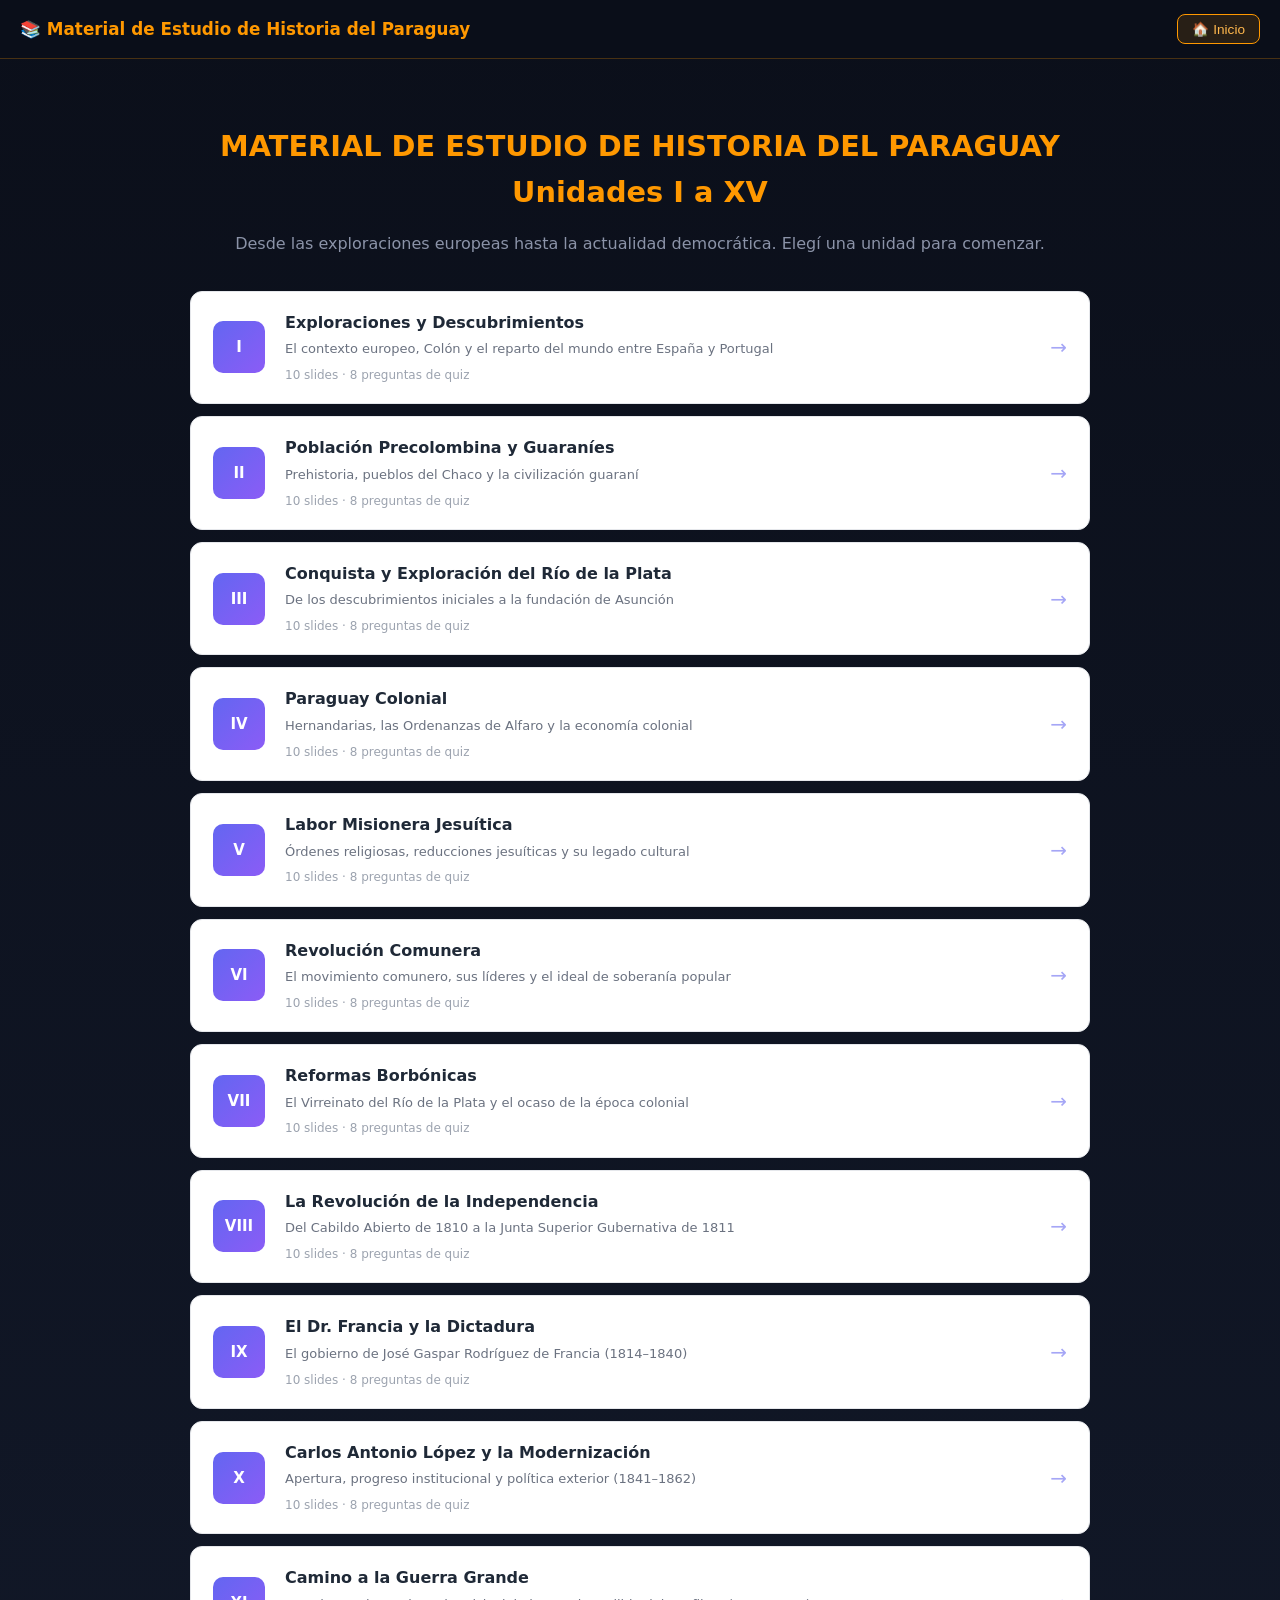
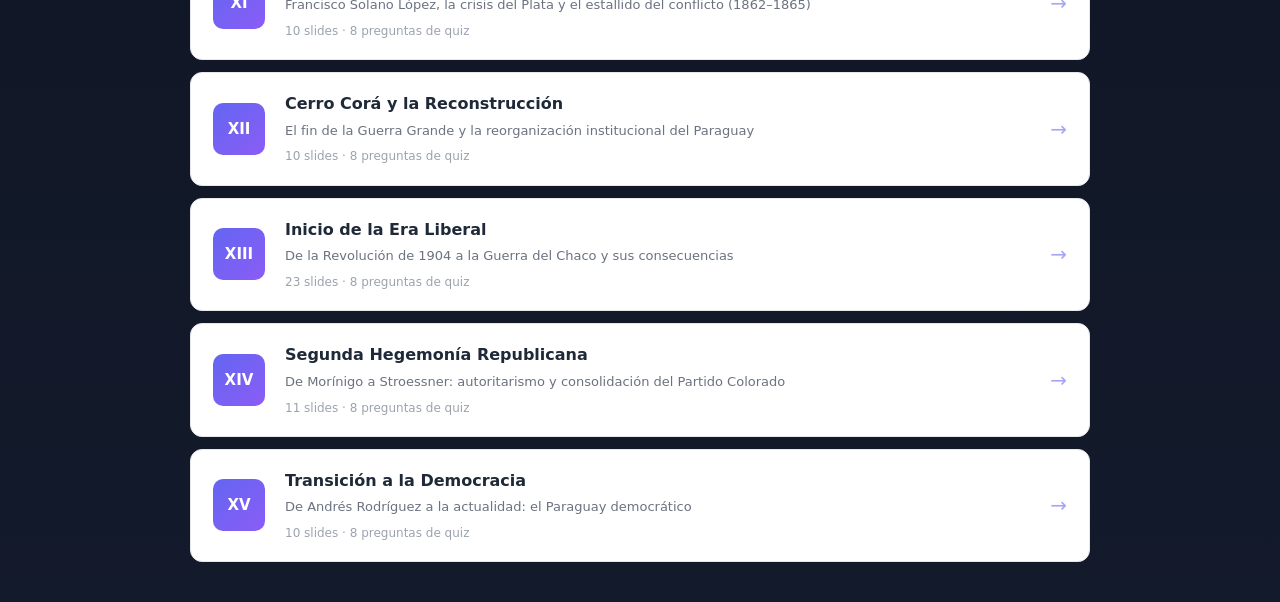
<file: material-estudio-historia-paraguay.html>
<!DOCTYPE html>
<html lang="es">
<head>
<meta charset="UTF-8">
<meta name="viewport" content="width=device-width, initial-scale=1.0">
<title>Material de Estudio de Historia del Paraguay — Unidades I a XV</title>
<style>
:root{
  --bg:#0b0f1a; --bg2:#131a2b; --card:#161d2e; --accent:#ff9800; --accent2:#4fc3f7;
  --text:#e8ecf5; --muted:#8b93a8; --good:#4caf50; --bad:#f44336; --border:rgba(255,152,0,0.25);
}
*{box-sizing:border-box}
body{margin:0;font-family:'Segoe UI',system-ui,sans-serif;background:linear-gradient(180deg,var(--bg),var(--bg2));color:var(--text);line-height:1.6}
.topbar{position:sticky;top:0;z-index:50;background:rgba(11,15,26,0.95);backdrop-filter:blur(6px);border-bottom:1px solid var(--border);padding:14px 20px;display:flex;align-items:center;justify-content:space-between;flex-wrap:wrap;gap:10px}
.topbar h1{font-size:1.05rem;margin:0;color:var(--accent)}
.home-btn{background:rgba(255,152,0,0.12);border:1px solid var(--accent);color:#ffb74d;padding:6px 14px;border-radius:8px;cursor:pointer;font-size:0.85rem}
.home-btn:hover{background:rgba(255,152,0,0.25)}
#home{max-width:1000px;margin:0 auto;padding:40px 20px}
#home h2{text-align:center;color:var(--accent);font-size:1.8rem;margin-bottom:6px}
#home p.lead{text-align:center;color:var(--muted);margin-bottom:34px}
.unit-grid{display:grid;grid-template-columns:repeat(auto-fit,minmax(260px,1fr));gap:18px}
.unit-card{background:var(--card);border:1px solid var(--border);border-radius:14px;padding:22px;cursor:pointer;transition:transform .15s,border-color .15s}
.unit-card:hover{transform:translateY(-4px);border-color:var(--accent)}
.unit-card .icon{font-size:2rem}
.unit-card h3{margin:10px 0 4px;color:var(--accent2);font-size:1.05rem}
.unit-card p{margin:0;color:var(--muted);font-size:0.85rem}
.unit-card .meta{margin-top:12px;font-size:0.75rem;color:#6a7590}
.lesson{display:none;max-width:820px;margin:0 auto;padding:24px 18px 60px}
.lesson.active{display:block}
.lesson-head{display:flex;align-items:center;gap:12px;margin-bottom:6px;flex-wrap:wrap}
.badge{background:rgba(255,152,0,0.15);border:1px solid var(--accent);color:#ffb74d;padding:4px 12px;border-radius:20px;font-size:0.8rem}
.lesson h1{font-size:1.5rem;margin:10px 0 2px;color:#fff}
.lesson .sub{color:var(--muted);margin-bottom:20px;font-style:italic}
.progress-wrap{background:rgba(255,255,255,0.06);border-radius:20px;height:8px;margin-bottom:24px;overflow:hidden}
.progress-fill{background:linear-gradient(90deg,var(--accent),var(--accent2));height:100%;width:0%;transition:width .3s}
.slide{display:none;background:var(--card);border:1px solid var(--border);border-radius:16px;padding:26px 24px;animation:fade .25s}
.slide.active{display:block}
@keyframes fade{from{opacity:0;transform:translateY(6px)}to{opacity:1;transform:translateY(0)}}
.slide-num{font-size:0.75rem;color:var(--muted);letter-spacing:1px;text-transform:uppercase;margin-bottom:8px}
.slide h2{color:var(--accent2);font-size:1.25rem;margin:0 0 14px}
.slide-content{font-size:0.98rem;color:#d7dcea}
.slide-content strong{color:#ffcc80}
.slide-content em{color:#80deea}
.controls{display:flex;align-items:center;justify-content:space-between;margin-top:20px;gap:10px}
.ctrl-btn{background:var(--card);border:1px solid var(--border);color:var(--text);width:42px;height:42px;border-radius:50%;font-size:1.1rem;cursor:pointer}
.ctrl-btn:hover{border-color:var(--accent)}
.dots{display:flex;gap:6px;flex-wrap:wrap;justify-content:center}
.dot{width:9px;height:9px;border-radius:50%;background:rgba(255,255,255,0.15);border:none;cursor:pointer;padding:0}
.dot.active{background:var(--accent)}
.quiz-toggle{margin-top:26px;width:100%;background:rgba(79,195,247,0.12);border:1px solid var(--accent2);color:#81d4fa;padding:12px;border-radius:10px;font-size:0.95rem;cursor:pointer}
.quiz-toggle:hover{background:rgba(79,195,247,0.22)}
.quiz-panel{display:none;margin-top:16px}
.quiz-panel.open{display:block}
.qhead{display:flex;justify-content:space-between;align-items:center;margin-bottom:14px}
.qhead .qtitle{color:var(--accent2);font-weight:600}
.qblock{background:var(--card);border:1px solid var(--border);border-radius:12px;padding:16px;margin-bottom:14px}
.qnum{font-size:0.72rem;color:var(--muted);text-transform:uppercase;letter-spacing:1px;margin-bottom:6px}
.qtxt{margin-bottom:12px;font-size:0.95rem}
.qopts{display:flex;flex-direction:column;gap:8px}
.qopt{background:rgba(255,255,255,0.03);border:1px solid var(--border);color:var(--text);padding:10px 14px;border-radius:8px;text-align:left;cursor:pointer;font-size:0.9rem}
.qopt:hover{border-color:var(--accent2)}
.qopt.selected{border-color:var(--accent2);background:rgba(79,195,247,0.1)}
.qopt.correct{border-color:var(--good);background:rgba(76,175,80,0.15)}
.qopt.wrong{border-color:var(--bad);background:rgba(244,67,54,0.15)}
.qopt:disabled{cursor:default}
.qz-actions{display:flex;gap:10px;margin-top:6px}
.qz-check,.qz-reset{flex:1;padding:12px;border-radius:10px;border:none;cursor:pointer;font-size:0.9rem;font-weight:600}
.qz-check{background:var(--accent);color:#1a0f00}
.qz-reset{background:rgba(255,255,255,0.08);color:var(--text)}
.qresult{margin-top:14px;text-align:center;font-size:1rem;font-weight:600;padding:12px;border-radius:10px;display:none}
.qresult.show{display:block}
.back-top{display:inline-block;margin-top:30px;color:var(--muted);cursor:pointer;font-size:0.85rem}
.back-top:hover{color:var(--accent)}
@media(max-width:600px){.lesson{padding:16px 12px 50px}.slide{padding:20px 16px}}

.unit-list { display: flex; flex-direction: column; gap: 12px; max-width: 900px; margin: 0 auto; }
.unit-list-item {
  display: flex; align-items: center; gap: 20px;
  background: #ffffff; border: 1px solid #e5e7eb; border-radius: 12px;
  padding: 18px 22px; cursor: pointer; transition: all 0.2s ease;
}
.unit-list-item:hover { border-color: #6366f1; box-shadow: 0 4px 14px rgba(99,102,241,0.12); transform: translateX(4px); }
.unit-list-num {
  flex-shrink: 0; width: 52px; height: 52px; border-radius: 10px;
  background: linear-gradient(135deg,#6366f1,#8b5cf6); color: #fff;
  display: flex; align-items: center; justify-content: center;
  font-weight: 700; font-size: 15px;
}
.unit-list-text { flex: 1; min-width: 0; }
.unit-list-text h3 { margin: 0 0 4px 0; font-size: 16px; color: #1f2937; }
.unit-list-text p { margin: 0 0 6px 0; font-size: 13px; color: #6b7280; }
.unit-list-text .meta { font-size: 12px; color: #9ca3af; }
.unit-list-arrow { flex-shrink: 0; font-size: 20px; color: #a5a6f6; }
</style>
</head>
<body>
<div class="topbar">
  <h1>📚 Material de Estudio de Historia del Paraguay</h1>
  <button class="home-btn" onclick="showHome()">🏠 Inicio</button>
</div>

<div id="home">
  <h2>MATERIAL DE ESTUDIO DE HISTORIA DEL PARAGUAY<br>Unidades I a XV</h2>
  <p class="lead">Desde las exploraciones europeas hasta la actualidad democrática. Elegí una unidad para comenzar.</p>
  <div class="unit-list">
<div class="unit-list-item" onclick="showLesson(1)">
  <div class="unit-list-num">I</div>
  <div class="unit-list-text">
    <h3>Exploraciones y Descubrimientos</h3>
    <p>El contexto europeo, Colón y el reparto del mundo entre España y Portugal</p>
    <div class="meta">10 slides · 8 preguntas de quiz</div>
  </div>
  <div class="unit-list-arrow">&#8594;</div>
</div>
<div class="unit-list-item" onclick="showLesson(2)">
  <div class="unit-list-num">II</div>
  <div class="unit-list-text">
    <h3>Población Precolombina y Guaraníes</h3>
    <p>Prehistoria, pueblos del Chaco y la civilización guaraní</p>
    <div class="meta">10 slides · 8 preguntas de quiz</div>
  </div>
  <div class="unit-list-arrow">&#8594;</div>
</div>
<div class="unit-list-item" onclick="showLesson(3)">
  <div class="unit-list-num">III</div>
  <div class="unit-list-text">
    <h3>Conquista y Exploración del Río de la Plata</h3>
    <p>De los descubrimientos iniciales a la fundación de Asunción</p>
    <div class="meta">10 slides · 8 preguntas de quiz</div>
  </div>
  <div class="unit-list-arrow">&#8594;</div>
</div>
<div class="unit-list-item" onclick="showLesson(4)">
  <div class="unit-list-num">IV</div>
  <div class="unit-list-text">
    <h3>Paraguay Colonial</h3>
    <p>Hernandarias, las Ordenanzas de Alfaro y la economía colonial</p>
    <div class="meta">10 slides · 8 preguntas de quiz</div>
  </div>
  <div class="unit-list-arrow">&#8594;</div>
</div>
<div class="unit-list-item" onclick="showLesson(5)">
  <div class="unit-list-num">V</div>
  <div class="unit-list-text">
    <h3>Labor Misionera Jesuítica</h3>
    <p>Órdenes religiosas, reducciones jesuíticas y su legado cultural</p>
    <div class="meta">10 slides · 8 preguntas de quiz</div>
  </div>
  <div class="unit-list-arrow">&#8594;</div>
</div>
<div class="unit-list-item" onclick="showLesson(6)">
  <div class="unit-list-num">VI</div>
  <div class="unit-list-text">
    <h3>Revolución Comunera</h3>
    <p>El movimiento comunero, sus líderes y el ideal de soberanía popular</p>
    <div class="meta">10 slides · 8 preguntas de quiz</div>
  </div>
  <div class="unit-list-arrow">&#8594;</div>
</div>
<div class="unit-list-item" onclick="showLesson(7)">
  <div class="unit-list-num">VII</div>
  <div class="unit-list-text">
    <h3>Reformas Borbónicas</h3>
    <p>El Virreinato del Río de la Plata y el ocaso de la época colonial</p>
    <div class="meta">10 slides · 8 preguntas de quiz</div>
  </div>
  <div class="unit-list-arrow">&#8594;</div>
</div>
<div class="unit-list-item" onclick="showLesson(8)">
  <div class="unit-list-num">VIII</div>
  <div class="unit-list-text">
    <h3>La Revolución de la Independencia</h3>
    <p>Del Cabildo Abierto de 1810 a la Junta Superior Gubernativa de 1811</p>
    <div class="meta">10 slides · 8 preguntas de quiz</div>
  </div>
  <div class="unit-list-arrow">&#8594;</div>
</div>
<div class="unit-list-item" onclick="showLesson(9)">
  <div class="unit-list-num">IX</div>
  <div class="unit-list-text">
    <h3>El Dr. Francia y la Dictadura</h3>
    <p>El gobierno de José Gaspar Rodríguez de Francia (1814–1840)</p>
    <div class="meta">10 slides · 8 preguntas de quiz</div>
  </div>
  <div class="unit-list-arrow">&#8594;</div>
</div>
<div class="unit-list-item" onclick="showLesson(10)">
  <div class="unit-list-num">X</div>
  <div class="unit-list-text">
    <h3>Carlos Antonio López y la Modernización</h3>
    <p>Apertura, progreso institucional y política exterior (1841–1862)</p>
    <div class="meta">10 slides · 8 preguntas de quiz</div>
  </div>
  <div class="unit-list-arrow">&#8594;</div>
</div>
<div class="unit-list-item" onclick="showLesson(11)">
  <div class="unit-list-num">XI</div>
  <div class="unit-list-text">
    <h3>Camino a la Guerra Grande</h3>
    <p>Francisco Solano López, la crisis del Plata y el estallido del conflicto (1862–1865)</p>
    <div class="meta">10 slides · 8 preguntas de quiz</div>
  </div>
  <div class="unit-list-arrow">&#8594;</div>
</div>
<div class="unit-list-item" onclick="showLesson(12)">
  <div class="unit-list-num">XII</div>
  <div class="unit-list-text">
    <h3>Cerro Corá y la Reconstrucción</h3>
    <p>El fin de la Guerra Grande y la reorganización institucional del Paraguay</p>
    <div class="meta">10 slides · 8 preguntas de quiz</div>
  </div>
  <div class="unit-list-arrow">&#8594;</div>
</div>
<div class="unit-list-item" onclick="showLesson(13)">
  <div class="unit-list-num">XIII</div>
  <div class="unit-list-text">
    <h3>Inicio de la Era Liberal</h3>
    <p>De la Revolución de 1904 a la Guerra del Chaco y sus consecuencias</p>
    <div class="meta">23 slides · 8 preguntas de quiz</div>
  </div>
  <div class="unit-list-arrow">&#8594;</div>
</div>
<div class="unit-list-item" onclick="showLesson(14)">
  <div class="unit-list-num">XIV</div>
  <div class="unit-list-text">
    <h3>Segunda Hegemonía Republicana</h3>
    <p>De Morínigo a Stroessner: autoritarismo y consolidación del Partido Colorado</p>
    <div class="meta">11 slides · 8 preguntas de quiz</div>
  </div>
  <div class="unit-list-arrow">&#8594;</div>
</div>
<div class="unit-list-item" onclick="showLesson(15)">
  <div class="unit-list-num">XV</div>
  <div class="unit-list-text">
    <h3>Transición a la Democracia</h3>
    <p>De Andrés Rodríguez a la actualidad: el Paraguay democrático</p>
    <div class="meta">10 slides · 8 preguntas de quiz</div>
  </div>
  <div class="unit-list-arrow">&#8594;</div>
</div>
  </div>
</div>

<section class="lesson" id="lesson-1">
  <div class="lesson-head">
    <span class="badge">🧭 Unidad I</span>
  </div>
  <h1>Exploraciones y Descubrimientos</h1>
  <p class="sub">El contexto europeo, Colón y el reparto del mundo entre España y Portugal</p>
  <div class="progress-wrap"><div class="progress-fill" id="prog-1"></div></div>
  <div id="slides-1">
<div class="slide active" data-idx="0">
  <div class="slide-num">Slide 1 / 10</div>
  <h2>Situación de Europa en el siglo XV</h2>
  <div class="slide-content">En el siglo XV, Europa vivía una profunda transformación económica que impulsó la búsqueda de nuevas rutas comerciales hacia Asia y África.<br><br><strong>Transición económica:</strong> Del feudalismo al capitalismo comercial; auge del comercio y las ciudades.<br><strong>Necesidad de metales:</strong> Se requería oro y plata para la acuñación de moneda y el sostenimiento del comercio internacional.<br><strong>Rutas bloqueadas:</strong> La caída de Constantinopla (1453) en manos otomanas encareció y dificultó las rutas tradicionales hacia Asia.<br><strong>Demanda de especias:</strong> Pimienta, canela, clavo y otros productos orientales eran indispensables y muy costosos en Europa.<br><br><em>Dato clave:</em> La caída de Constantinopla en 1453 fue el detonante directo que obligó a los europeos a buscar rutas alternativas hacia Oriente, acelerando la era de los descubrimientos.</div>
</div>
<div class="slide" data-idx="1">
  <div class="slide-num">Slide 2 / 10</div>
  <h2>Motivaciones científicas y tecnológicas</h2>
  <div class="slide-content">El avance científico y tecnológico fue indispensable para que las exploraciones fueran posibles. Sin nuevos instrumentos y conocimientos, los viajes oceánicos habrían sido imposibles.<br><br><strong>🧭 Brújula y astrolabio:</strong> Permitían navegar de altura (lejos de la costa), midiendo la posición de los barcos mediante los astros.<br><strong>⛵ Carabela:</strong> Embarcación ligera y maniobrable, capaz de navegar contra el viento, ideal para exploraciones oceánicas.<br><strong>🗺️ Cartografía:</strong> Los estudios geográficos y astronómicos mejoraron los mapas, permitiendo planificar rutas con mayor precisión.<br><strong>📰 Imprenta:</strong> Inventada por Gutenberg (~1440), permitió difundir rápidamente mapas, teorías y conocimientos científicos por toda Europa.<br><br><em>Revolución de la información:</em> La imprenta fue tan revolucionaria para los descubrimientos como la brújula: permitió que el conocimiento geográfico se multiplicara entre todos los navegantes europeos.</div>
</div>
<div class="slide" data-idx="2">
  <div class="slide-num">Slide 3 / 10</div>
  <h2>Los portugueses y Enrique el Navegante</h2>
  <div class="slide-content">Portugal fue el primer país europeo en emprender exploraciones sistemáticas. Su posición geográfica y su tradición marinera lo convirtieron en el pionero de los descubrimientos.<br><br><strong>Enrique el Navegante (1394–1460):</strong> Príncipe portugués que impulsó y financió las exploraciones por la costa occidental de África. Fundó una escuela de navegación en el Cabo de San Vicente.<br><strong>Islas descubiertas:</strong> Azores, Cabo Verde, Madeira — bases clave para futuras expediciones atlánticas.<br><strong>Objetivo:</strong> Encontrar una ruta marítima hacia Asia bordeando África, evitando las rutas terrestres controladas por los otomanos.<br><br><em>Cronología portuguesa:</em> Bajo el impulso de Enrique el Navegante, Portugal exploró metódicamente la costa africana durante décadas, sentando las bases de los grandes descubrimientos.</div>
</div>
<div class="slide" data-idx="3">
  <div class="slide-num">Slide 4 / 10</div>
  <h2>Bartolomé Díaz y el Cabo de Buena Esperanza</h2>
  <div class="slide-content">El navegante Bartolomé Díaz dio un paso decisivo al rodear por primera vez el extremo sur de África, abriendo la ruta marítima hacia el océano Índico y Asia.<br><br><strong>Expedición (1487–1488):</strong> Partió de Lisboa con la misión de explorar la costa africana más allá de lo conocido.<br><strong>Cabo Tormentoso:</strong> Díaz llegó al extremo sur de África y lo denominó "Cabo Tormentoso" por las violentas tormentas que allí encontró.<br><strong>Renombramiento:</strong> El rey Juan II de Portugal lo rebautizó como Cabo de Buena Esperanza, pues abría la esperanza de llegar a la India por mar.<br><strong>Importancia:</strong> Demostró que África era circunnavegable, sentando las bases para el viaje de Vasco de Gama a la India (1498).<br><br><em>Consecuencia histórica:</em> El descubrimiento del Cabo de Buena Esperanza fue el antecedente directo del viaje de Vasco de Gama en 1498.</div>
</div>
<div class="slide" data-idx="4">
  <div class="slide-num">Slide 5 / 10</div>
  <h2>Tratado de Alcazobas-Toledo (1479–1480)</h2>
  <div class="slide-content">Antes de los grandes descubrimientos, Portugal y Castilla ya se repartían las zonas de influencia atlántica mediante acuerdos diplomáticos que prefiguraron el reparto del mundo.<br><br><strong>Contexto:</strong> Firmado para poner fin a la Guerra de Sucesión Castellana entre Portugal y Castilla.<br><strong>Reparto:</strong> Dividió las zonas de influencia en el Atlántico entre ambas potencias.<br><strong>Portugal obtuvo:</strong> Control exclusivo de la navegación y conquista en África (Guinea, Azores, Madeira, Cabo Verde).<br><strong>Castilla obtuvo:</strong> Las Islas Canarias, punto de partida clave para futuras expediciones hacia América.<br><br><em>Importancia:</em> Este tratado sentó el precedente del reparto del mundo entre potencias europeas, que luego se ampliaría con las Bulas Alejandrinas (1493) y el Tratado de Tordesillas (1494).</div>
</div>
<div class="slide" data-idx="5">
  <div class="slide-num">Slide 6 / 10</div>
  <h2>Vida y proyecto de Colón</h2>
  <div class="slide-content">Cristóbal Colón fue el navegante genovés cuyo proyecto de llegar a Asia navegando hacia el oeste cambió para siempre la historia de la humanidad.<br><br><strong>Nacimiento:</strong> Génova, 1451, en el seno de una familia humilde. Sus padres fueron Domingo Colón y Susana Fontanarrosa.<br><strong>Formación:</strong> Desde joven navegó y adquirió experiencia en el Mediterráneo y el Atlántico.<br><strong>Matrimonio:</strong> Se casó con Felipa de Perestrello, contacto que lo vinculó a cartógrafos y navegantes portugueses.<br><strong>Su teoría:</strong> La Tierra es redonda → se puede llegar a Asia navegando hacia el oeste por el Atlántico.<br><strong>Apoyo:</strong> Tras ser rechazado por Portugal, obtuvo el respaldo de los Reyes Católicos de España en las Capitulaciones de Santa Fe (1492).<br><strong>Muerte:</strong> Falleció en Valladolid en 1506, sin reconocer plenamente que había descubierto un nuevo continente.</div>
</div>
<div class="slide" data-idx="6">
  <div class="slide-num">Slide 7 / 10</div>
  <h2>Primer y Segundo Viaje (1492–1496)</h2>
  <div class="slide-content">Los dos primeros viajes de Colón establecieron el contacto entre Europa y el continente americano, abriendo una nueva era en la historia mundial.<br><br><strong>Primer viaje (1492–1493):</strong> Salió de Puerto de Palos el 3 de agosto de 1492 con tres naves: La Pinta, La Niña y la Santa María. El 12 de octubre de 1492 avistaron tierra en Guanahaní (Bahamas), a la que llamaron San Salvador. Exploraron Cuba y La Española, fundando el fuerte "La Navidad".<br><strong>Segundo viaje (1493–1496):</strong> Regresó con 17 naves y más de 1.200 hombres. Descubrió Puerto Rico y Jamaica. Fundó la Villa Isabela en La Española, el primer asentamiento europeo permanente en América.<br><br><em>Fecha memorable:</em> 12 de octubre de 1492: fecha del primer contacto europeo con América. Hoy se conmemora como Día del Descubrimiento de América o Día de la Diversidad Cultural.</div>
</div>
<div class="slide" data-idx="7">
  <div class="slide-num">Slide 8 / 10</div>
  <h2>Tercer y Cuarto Viaje (1498–1504)</h2>
  <div class="slide-content">Los dos últimos viajes de Colón ampliaron el conocimiento del continente americano, aunque terminaron en dificultades personales y políticas para el descubridor.<br><br><strong>Tercer viaje (1498–1500):</strong> Descubrió la isla Trinidad y la desembocadura del río Orinoco (Venezuela), siendo la primera vez que los europeos pisaron tierra firme del continente americano. Debido a conflictos y mala gestión de la colonia, Colón fue arrestado y devuelto a España encadenado.<br><strong>Cuarto viaje (1502–1504):</strong> Exploró las costas de América Central (Honduras, Costa Rica, Panamá) buscando un paso hacia el Océano Pacífico y Asia. Terminó sin encontrar la ruta y en precarias condiciones físicas y políticas.<br><br><em>Paradoja histórica:</em> Colón murió en 1506 creyendo haber llegado a Asia. Fue Américo Vespucio quien demostró que se trataba de un continente nuevo, que terminaría llevando su nombre: América.</div>
</div>
<div class="slide" data-idx="8">
  <div class="slide-num">Slide 9 / 10</div>
  <h2>Las Bulas Alejandrinas (1493)</h2>
  <div class="slide-content">Las Bulas Alejandrinas fueron documentos papales que legitimaron la conquista española de América, otorgando derechos exclusivos a la Corona de Castilla sobre las tierras descubiertas.<br><br><strong>Emisor:</strong> Papa Alejandro VI (Rodrigo de Borja), a petición de los Reyes Católicos de España.<br><strong>Fecha:</strong> 1493, un año después del descubrimiento de América.<br><strong>Contenido:</strong> Concedieron a Castilla el derecho exclusivo de conquista y dominio sobre las tierras descubiertas al oeste.<br><strong>Línea Alejandrina:</strong> Establecieron una demarcación a 100 leguas al oeste de las Azores y Cabo Verde; lo descubierto al oeste sería castellano y al este, portugués.<br><strong>Condición:</strong> España debía evangelizar a los pueblos indígenas.<br><br><em>Conflicto:</em> Portugal no aceptó la Línea Alejandrina y negoció su modificación, lo que llevó al Tratado de Tordesillas en 1494.</div>
</div>
<div class="slide" data-idx="9">
  <div class="slide-num">Slide 10 / 10</div>
  <h2>Tratado de Tordesillas (1494)</h2>
  <div class="slide-content">El Tratado de Tordesillas fue el acuerdo definitivo que dividió el mundo entre España y Portugal, con consecuencias territoriales que se sienten hasta hoy en América Latina.<br><br><strong>Firmantes:</strong> Los Reyes Católicos de Castilla y el rey Juan II de Portugal.<br><strong>La línea:</strong> Se desplazó la demarcación a 370 leguas al oeste de las islas de Cabo Verde.<br><strong>Reparto:</strong> Las tierras al oeste de la línea serían para Castilla; las del este, para Portugal.<br><strong>Consecuencia para América:</strong> Brasil quedó del lado portugués, lo que explica que Brasil hable portugués hoy. El resto de América del Sur y Central quedó bajo dominio español.<br><br><strong>🇪🇸 España obtuvo:</strong> Todo el continente americano al oeste de la línea: México, América Central, el Caribe y la mayor parte de América del Sur.<br><strong>🇵🇹 Portugal obtuvo:</strong> Brasil (al este de la línea) y el control de las rutas africanas e índicas ya establecidas.</div>
</div>
  </div>
  <div class="controls">
    <button class="ctrl-btn" onclick="prevSlide(1)">&#8592;</button>
    <div class="dots" id="dots-1"><button class="dot active" onclick="goSlide(1,0)"></button><button class="dot" onclick="goSlide(1,1)"></button><button class="dot" onclick="goSlide(1,2)"></button><button class="dot" onclick="goSlide(1,3)"></button><button class="dot" onclick="goSlide(1,4)"></button><button class="dot" onclick="goSlide(1,5)"></button><button class="dot" onclick="goSlide(1,6)"></button><button class="dot" onclick="goSlide(1,7)"></button><button class="dot" onclick="goSlide(1,8)"></button><button class="dot" onclick="goSlide(1,9)"></button></div>
    <button class="ctrl-btn" onclick="nextSlide(1)">&#8594;</button>
  </div>
  <button class="quiz-toggle" id="qtbtn-1" onclick="toggleQuiz(1)">📝 Poner a prueba lo aprendido — Quiz de la Unidad I</button>
  <div class="quiz-panel" id="qpanel-1">
    <div class="qhead"><span class="qtitle">Quiz — Exploraciones y Descubrimientos</span><span id="qbadge-1"></span></div>
    <div class="qblock" id="qb-1-0">
  <div class="qnum">Pregunta 1</div>
  <div class="qtxt">¿Cuál fue la principal causa económica que impulsó las exploraciones europeas en el siglo XV?</div>
  <div class="qopts" id="qo-1-0">
<button class="qopt" data-u="1" data-qi="0" data-oi="0" onclick="selectOpt(this)">La necesidad de poblar nuevos territorios</button>
<button class="qopt" data-u="1" data-qi="0" data-oi="1" onclick="selectOpt(this)">El deseo de evangelizar pueblos africanos</button>
<button class="qopt" data-u="1" data-qi="0" data-oi="2" onclick="selectOpt(this)">La búsqueda de rutas alternativas a Asia tras el bloqueo otomano</button>
<button class="qopt" data-u="1" data-qi="0" data-oi="3" onclick="selectOpt(this)">La expansión del feudalismo europeo</button>
  </div>
</div>
<div class="qblock" id="qb-1-1">
  <div class="qnum">Pregunta 2</div>
  <div class="qtxt">¿Qué institución fundó Enrique el Navegante para impulsar las exploraciones?</div>
  <div class="qopts" id="qo-1-1">
<button class="qopt" data-u="1" data-qi="1" data-oi="0" onclick="selectOpt(this)">Una universidad de geografía en Lisboa</button>
<button class="qopt" data-u="1" data-qi="1" data-oi="1" onclick="selectOpt(this)">Una escuela de navegación en el Cabo de San Vicente</button>
<button class="qopt" data-u="1" data-qi="1" data-oi="2" onclick="selectOpt(this)">Un observatorio astronómico en las Azores</button>
<button class="qopt" data-u="1" data-qi="1" data-oi="3" onclick="selectOpt(this)">Una compañía comercial para el comercio africano</button>
  </div>
</div>
<div class="qblock" id="qb-1-2">
  <div class="qnum">Pregunta 3</div>
  <div class="qtxt">¿Cómo llamó originalmente Bartolomé Díaz al extremo sur de África?</div>
  <div class="qopts" id="qo-1-2">
<button class="qopt" data-u="1" data-qi="2" data-oi="0" onclick="selectOpt(this)">Cabo Tormentoso</button>
<button class="qopt" data-u="1" data-qi="2" data-oi="1" onclick="selectOpt(this)">Cabo de Buena Esperanza</button>
<button class="qopt" data-u="1" data-qi="2" data-oi="2" onclick="selectOpt(this)">Cabo Verde</button>
<button class="qopt" data-u="1" data-qi="2" data-oi="3" onclick="selectOpt(this)">Cabo Africano</button>
  </div>
</div>
<div class="qblock" id="qb-1-3">
  <div class="qnum">Pregunta 4</div>
  <div class="qtxt">En el Tratado de Alcazobas-Toledo, ¿qué obtuvo Castilla?</div>
  <div class="qopts" id="qo-1-3">
<button class="qopt" data-u="1" data-qi="3" data-oi="0" onclick="selectOpt(this)">Las islas Azores</button>
<button class="qopt" data-u="1" data-qi="3" data-oi="1" onclick="selectOpt(this)">El control de Guinea y Cabo Verde</button>
<button class="qopt" data-u="1" data-qi="3" data-oi="2" onclick="selectOpt(this)">Las Islas Canarias</button>
<button class="qopt" data-u="1" data-qi="3" data-oi="3" onclick="selectOpt(this)">La isla de Madeira</button>
  </div>
</div>
<div class="qblock" id="qb-1-4">
  <div class="qnum">Pregunta 5</div>
  <div class="qtxt">¿En qué fecha salió Colón de Puerto de Palos en su primer viaje?</div>
  <div class="qopts" id="qo-1-4">
<button class="qopt" data-u="1" data-qi="4" data-oi="0" onclick="selectOpt(this)">3 de agosto de 1492</button>
<button class="qopt" data-u="1" data-qi="4" data-oi="1" onclick="selectOpt(this)">12 de octubre de 1492</button>
<button class="qopt" data-u="1" data-qi="4" data-oi="2" onclick="selectOpt(this)">1 de enero de 1493</button>
<button class="qopt" data-u="1" data-qi="4" data-oi="3" onclick="selectOpt(this)">15 de agosto de 1492</button>
  </div>
</div>
<div class="qblock" id="qb-1-5">
  <div class="qnum">Pregunta 6</div>
  <div class="qtxt">¿Qué nombre le dio Colón a la primera tierra que avistó el 12 de octubre de 1492?</div>
  <div class="qopts" id="qo-1-5">
<button class="qopt" data-u="1" data-qi="5" data-oi="0" onclick="selectOpt(this)">La Española</button>
<button class="qopt" data-u="1" data-qi="5" data-oi="1" onclick="selectOpt(this)">San Salvador</button>
<button class="qopt" data-u="1" data-qi="5" data-oi="2" onclick="selectOpt(this)">Cuba</button>
<button class="qopt" data-u="1" data-qi="5" data-oi="3" onclick="selectOpt(this)">La Navidad</button>
  </div>
</div>
<div class="qblock" id="qb-1-6">
  <div class="qnum">Pregunta 7</div>
  <div class="qtxt">¿En qué viaje fue la primera vez que Colón pisó tierra firme del continente americano?</div>
  <div class="qopts" id="qo-1-6">
<button class="qopt" data-u="1" data-qi="6" data-oi="0" onclick="selectOpt(this)">Primer viaje</button>
<button class="qopt" data-u="1" data-qi="6" data-oi="1" onclick="selectOpt(this)">Segundo viaje</button>
<button class="qopt" data-u="1" data-qi="6" data-oi="2" onclick="selectOpt(this)">Tercer viaje (Venezuela/Orinoco)</button>
<button class="qopt" data-u="1" data-qi="6" data-oi="3" onclick="selectOpt(this)">Cuarto viaje</button>
  </div>
</div>
<div class="qblock" id="qb-1-7">
  <div class="qnum">Pregunta 8</div>
  <div class="qtxt">¿A cuántas leguas al oeste de Cabo Verde fijó el Tratado de Tordesillas la línea divisoria?</div>
  <div class="qopts" id="qo-1-7">
<button class="qopt" data-u="1" data-qi="7" data-oi="0" onclick="selectOpt(this)">100 leguas</button>
<button class="qopt" data-u="1" data-qi="7" data-oi="1" onclick="selectOpt(this)">370 leguas</button>
<button class="qopt" data-u="1" data-qi="7" data-oi="2" onclick="selectOpt(this)">250 leguas</button>
<button class="qopt" data-u="1" data-qi="7" data-oi="3" onclick="selectOpt(this)">500 leguas</button>
  </div>
</div>
    <div class="qz-actions">
      <button class="qz-check" onclick="checkQuiz(1)">✔ Verificar respuestas</button>
      <button class="qz-reset" onclick="resetQuiz(1)">🔄 Reintentar</button>
    </div>
    <div class="qresult" id="qresult-1"></div>
  </div>
  <div class="back-top" onclick="showHome()">&#8592; Volver al inicio</div>
</section>

<section class="lesson" id="lesson-2">
  <div class="lesson-head">
    <span class="badge">🏹 Unidad II</span>
  </div>
  <h1>Población Precolombina y Guaraníes</h1>
  <p class="sub">Prehistoria, pueblos del Chaco y la civilización guaraní</p>
  <div class="progress-wrap"><div class="progress-fill" id="prog-2"></div></div>
  <div id="slides-2">
<div class="slide active" data-idx="0">
  <div class="slide-num">Slide 1 / 10</div>
  <h2>Divisiones de la Historia Paraguaya</h2>
  <div class="slide-content">La Historia del Paraguay se divide en siete grandes periodos que abarcan desde los pueblos originarios hasta la actualidad.<br><br><strong>Precolonial:</strong> Comprende el periodo de los aborígenes hasta la fundación de Asunción.<br><strong>La Conquista:</strong> Desde la fundación de Asunción hasta la división de la Provincia Gigante de las Indias.<br><strong>Colonial:</strong> Comprende la colonización española del territorio.<br><strong>La Independencia:</strong> Desde el movimiento de mayo hasta la muerte del Dr. Francia.<br><strong>Organización Nacional:</strong> Carlos A. López, Francisco Solano López y la Guerra de la Triple Alianza.<br><strong>Constitucional:</strong> Reconstrucción post-guerra, Guerra del Chaco, hasta la deposición de Eusebio Ayala (1936).<br><strong>Actual:</strong> Desde la firma del Tratado de Paz del Chaco hasta la actualidad.<br><br><em>Idea clave:</em> La periodización ayuda a organizar el estudio de la historia paraguaya en etapas con características propias.</div>
</div>
<div class="slide" data-idx="1">
  <div class="slide-num">Slide 2 / 10</div>
  <h2>La Población Precolombina — Prehistoria</h2>
  <div class="slide-content">Para estudiar a los primeros habitantes del Paraguay, la Historia se apoya en la <strong>cronología</strong>, que ubica los hechos en el tiempo.<br><br><strong>Edad Prehistórica:</strong> Tiempos muy lejanos desde la aparición de las primeras formas de vida, inclusive la del hombre en la era cuaternaria, hasta la aparición de la escritura.<br><strong>La Prehistoria se divide en:</strong> Edad de Piedra y Edad de los Metales.<br><br><strong>🪨 Edad de Piedra:</strong> El hombre usa la piedra como herramienta principal. Se divide en Paleolítico, Mesolítico y Neolítico.<br><strong>⚙️ Edad de los Metales:</strong> Desarrollo de la metalurgia: cobre, bronce, hierro. Aparece la rueda y el comercio organizado.<br><br><em>Ciencias auxiliares:</em> La Historia del Paraguay se apoya en la arqueología, la cronología y la antropología para estudiar sus pueblos precolombinos, ya que no dejaron registros escritos.</div>
</div>
<div class="slide" data-idx="2">
  <div class="slide-num">Slide 3 / 10</div>
  <h2>Paleolítico, Mesolítico y Neolítico</h2>
  <div class="slide-content">La Edad de Piedra se divide en tres periodos que marcan la evolución del ser humano desde nómada cazador hasta agricultor sedentario.<br><br><strong>Paleolítico (Piedra Tallada):</strong> Etapa más larga. Los humanos eran nómadas cazadores-recolectores, vivían en cuevas y dominaron el fuego.<br><strong>Mesolítico (Piedra Media):</strong> Periodo de transición por cambios climáticos. Inicio de la caza y recolección especializada con herramientas más pequeñas y precisas.<br><strong>Neolítico (Piedra Pulida):</strong> La gran revolución. Aparecen la agricultura, la ganadería y el sedentarismo. Las piedras se pulen.<br><br><em>Revolución neolítica:</em> El Neolítico fue el cambio más importante en la prehistoria: pasar de cazar a producir alimentos permitió el crecimiento de la población y los primeros poblados permanentes.</div>
</div>
<div class="slide" data-idx="3">
  <div class="slide-num">Slide 4 / 10</div>
  <h2>La Edad de los Metales</h2>
  <div class="slide-content">La Edad de los Metales marcó el fin de la prehistoria gracias al dominio de nuevos materiales para fabricar herramientas y armas más resistentes.<br><br><strong>🟤 Edad del Cobre:</strong> Primer metal utilizado. Blando y maleable; se usó para herramientas y adornos sencillos.<br><strong>🟡 Edad del Bronce:</strong> Aleación de cobre y estaño, más dura. Permitió mejores armas y herramientas agrícolas.<br><strong>⚫ Edad del Hierro:</strong> Metal más abundante y resistente. Revolucionó la agricultura, la guerra y la construcción.<br><strong>🛞 Inventos clave:</strong> Invención de la rueda, desarrollo del comercio y complejización social con clases y reyes.<br><br><em>En Paraguay:</em> Los pueblos indígenas paraguayos no conocieron la metalurgia antes de la llegada de los españoles. Vivían en el Neolítico: usaban piedra, madera y barro para sus herramientas.</div>
</div>
<div class="slide" data-idx="4">
  <div class="slide-num">Slide 5 / 10</div>
  <h2>Los Pueblos del Chaco</h2>
  <div class="slide-content">A la llegada de los españoles, el Gran Chaco estaba habitado por varias naciones aborígenes llamadas también pampinos, con economía basada en la recolección, caza y pesca.<br><br><strong>Característica común:</strong> Cada etnia se distinguía por diferencias culturales y lingüísticas propias.<br><strong>Los Guaycurúes:</strong> Grupo más guerrero y numeroso. Incluía a los Mbayá, Payaguá, Toba y Abipón.<br><strong>Los Mataco:</strong> Incluía a los Chulupí y Choroti. Habitaban el Chaco central y sur.<br><strong>Los Zámucos:</strong> Habitaban el Chaco boreal, en el límite con Bolivia.<br><br><em>Los Payaguá:</em> Fueron especialmente temidos por los españoles: dominaban el río Paraguay en canoas y atacaban constantemente los barcos que navegaban hacia Asunción.</div>
</div>
<div class="slide" data-idx="5">
  <div class="slide-num">Slide 6 / 10</div>
  <h2>Organización política y social chaqueña</h2>
  <div class="slide-content">Los pueblos chaqueños no tenían organización estatal centralizada. Vivían en pequeñas agrupaciones con estructura social relativamente simple.<br><br><strong>Organización política:</strong> No había tribu organizada. Se agrupaban en comunidades de 50 a 200 personas compuestas por familias.<br><strong>En tiempo de guerra:</strong> Elegían capitanes y un consejo de ancianos para coordinar los ataques.<br><strong>Jerarquía social:</strong> 1) Jefe y consejo de ancianos, 2) Guerreros, 3) Comunes, 4) Esclavos.<br><strong>Economía:</strong> Principalmente caza y pesca. Muy poca agricultura; dependían del medio natural.<br><br><em>Diferencia con los guaraníes:</em> A diferencia de los guaraníes —agricultores semi-sedentarios— los pueblos chaqueños eran fundamentalmente nómadas, siguiendo la caza y la pesca a lo largo del año.</div>
</div>
<div class="slide" data-idx="6">
  <div class="slide-num">Slide 7 / 10</div>
  <h2>Los Guaraníes: parcialidades y distribución</h2>
  <div class="slide-content">Los guaraníes eran el grupo indígena más numeroso y culturalmente desarrollado del actual Paraguay, habitaban principalmente las regiones boscosas al este del río Paraguay.<br><br><strong>Extensión:</strong> Habitaban Paraguay, Argentina, Brasil y Bolivia.<br><strong>Parcialidades en Paraguay:</strong> Carios (junto a Asunción), Itatines (norte), Omaguas (Amazonas), Chiriguanos (Bolivia), Chiripás (Guairá), Tupíes (Brasil), Guarayos (Santa Cruz).<br><strong>Los Carios:</strong> La parcialidad más importante, asentada en las inmediaciones de Asunción. Fueron los primeros en aliarse con los conquistadores españoles.<br><br><em>Distribución geográfica:</em> Carios → Asunción · Itatines → norte del Paraguay · Omaguas → Amazonas · Chiriguanos → Bolivia · Chiripás → Guairá · Tupíes → Brasil · Guarayos → Santa Cruz.</div>
</div>
<div class="slide" data-idx="7">
  <div class="slide-num">Slide 8 / 10</div>
  <h2>Organización política, social y familiar</h2>
  <div class="slide-content">La sociedad guaraní estaba organizada en aldeas independientes llamadas tabas, con un fuerte sentido de identidad familiar y comunitaria.<br><br><strong>La taba:</strong> Aldea de 50 o más familias. Cada taba era independiente, con economía y gobierno propio. No más de 7 cabañas comunales con paredes y techos de ramas y hojas de palmera.<br><strong>Autoridad:</strong> Reconocían la autoridad de un rubicha (jefe), elegido por el consejo de ancianos.<br><strong>La familia:</strong> El padre era la cabeza de la familia. Se practicaba la poligamia.<br><strong>Matrimonio:</strong> El hombre solo podía casarse luego de haber participado en una guerra.<br><strong>Divorcio:</strong> Era conocido y aceptado; bastaba con que uno de los esposos expresara su deseo de separarse.<br><br><em>El rubicha:</em> No era un rey hereditario; era elegido por consenso del consejo de ancianos según su valor, sabiduría y habilidad en la guerra. Su autoridad podía ser cuestionada.</div>
</div>
<div class="slide" data-idx="8">
  <div class="slide-num">Slide 9 / 10</div>
  <h2>Religión y Antropofagia Ritual</h2>
  <div class="slide-content">Los guaraníes tenían un complejo sistema de creencias que mezclaba religión, magia y una visión animista del mundo.<br><br><strong>Tupá:</strong> El Ser Supremo. Se manifestaba a través del trueno y el relámpago.<br><strong>El alma (ãnga):</strong> Después de la muerte iba al yvaga (paraíso) o al añaretã (infierno), según el comportamiento en vida.<br><strong>El avá pajé (chamán):</strong> Practicaba una mezcla de hechicería y religión; era intermediario entre el mundo humano y el espiritual.<br><strong>Mundo mágico:</strong> Creían en genios y seres legendarios que habitaban la naturaleza.<br><strong>Antropofagia ritual:</strong> Consumo ritual del enemigo capturado en guerra como modo de heredar sus cualidades heroicas. No era por hambre; era un rito de poder y honor.<br><br><em>Contexto de la antropofagia:</em> Era un rito sagrado, no una costumbre cotidiana. Al comer al enemigo valiente, el guerrero absorbía su coraje.</div>
</div>
<div class="slide" data-idx="9">
  <div class="slide-num">Slide 10 / 10</div>
  <h2>Cultura Material Guaraní</h2>
  <div class="slide-content">La cultura material guaraní se caracterizaba por una adaptación armónica al entorno selvático con técnicas artesanales de alta complejidad.<br><br><strong>🏺 Alfarería:</strong> Cántaros, vasijas y urnas funerarias de cerámica usando arcilla y barro. Alta calidad artística y funcional.<br><strong>🧵 Tejidos:</strong> Hamacas y telas de fibras naturales (algodón). La hamaca paraguaya tiene origen guaraní.<br><strong>🧺 Cestería:</strong> Cestos y canastas con fibras vegetales trenzadas para almacenar y transportar alimentos.<br><strong>🏹 Armas:</strong> Arcos, lanzas y mazas de madera de alta precisión. El arco guaraní era temido por su alcance y potencia.<br><br><em>Economía guaraní:</em> Los guaraníes eran semi-sedentarios: cultivaban maíz, mandioca, batata y poroto, pero también cazaban, pescaban y recolectaban frutos del monte.</div>
</div>
  </div>
  <div class="controls">
    <button class="ctrl-btn" onclick="prevSlide(2)">&#8592;</button>
    <div class="dots" id="dots-2"><button class="dot active" onclick="goSlide(2,0)"></button><button class="dot" onclick="goSlide(2,1)"></button><button class="dot" onclick="goSlide(2,2)"></button><button class="dot" onclick="goSlide(2,3)"></button><button class="dot" onclick="goSlide(2,4)"></button><button class="dot" onclick="goSlide(2,5)"></button><button class="dot" onclick="goSlide(2,6)"></button><button class="dot" onclick="goSlide(2,7)"></button><button class="dot" onclick="goSlide(2,8)"></button><button class="dot" onclick="goSlide(2,9)"></button></div>
    <button class="ctrl-btn" onclick="nextSlide(2)">&#8594;</button>
  </div>
  <button class="quiz-toggle" id="qtbtn-2" onclick="toggleQuiz(2)">📝 Poner a prueba lo aprendido — Quiz de la Unidad II</button>
  <div class="quiz-panel" id="qpanel-2">
    <div class="qhead"><span class="qtitle">Quiz — Población Precolombina y Guaraníes</span><span id="qbadge-2"></span></div>
    <div class="qblock" id="qb-2-0">
  <div class="qnum">Pregunta 1</div>
  <div class="qtxt">¿Qué periodo comprende la etapa "Precolonial" de la Historia Paraguaya?</div>
  <div class="qopts" id="qo-2-0">
<button class="qopt" data-u="2" data-qi="0" data-oi="0" onclick="selectOpt(this)">Desde la fundación de Asunción hasta la independencia</button>
<button class="qopt" data-u="2" data-qi="0" data-oi="1" onclick="selectOpt(this)">Comprende el periodo de los aborígenes hasta la fundación de Asunción</button>
<button class="qopt" data-u="2" data-qi="0" data-oi="2" onclick="selectOpt(this)">Desde Carlos A. López hasta la Guerra de la Triple Alianza</button>
<button class="qopt" data-u="2" data-qi="0" data-oi="3" onclick="selectOpt(this)">Desde el Tratado de Paz del Chaco hasta la actualidad</button>
  </div>
</div>
<div class="qblock" id="qb-2-1">
  <div class="qnum">Pregunta 2</div>
  <div class="qtxt">¿En qué dos grandes periodos se divide la Prehistoria?</div>
  <div class="qopts" id="qo-2-1">
<button class="qopt" data-u="2" data-qi="1" data-oi="0" onclick="selectOpt(this)">Edad Antigua y Edad Media</button>
<button class="qopt" data-u="2" data-qi="1" data-oi="1" onclick="selectOpt(this)">Edad de Piedra y Edad de los Metales</button>
<button class="qopt" data-u="2" data-qi="1" data-oi="2" onclick="selectOpt(this)">Paleolítico y Neolítico solamente</button>
<button class="qopt" data-u="2" data-qi="1" data-oi="3" onclick="selectOpt(this)">Edad del Bronce y Edad del Hierro</button>
  </div>
</div>
<div class="qblock" id="qb-2-2">
  <div class="qnum">Pregunta 3</div>
  <div class="qtxt">¿Cuál es la característica principal del Neolítico?</div>
  <div class="qopts" id="qo-2-2">
<button class="qopt" data-u="2" data-qi="2" data-oi="0" onclick="selectOpt(this)">El uso exclusivo del fuego</button>
<button class="qopt" data-u="2" data-qi="2" data-oi="1" onclick="selectOpt(this)">El nomadismo cazador-recolector</button>
<button class="qopt" data-u="2" data-qi="2" data-oi="2" onclick="selectOpt(this)">La aparición de la agricultura, la ganadería y el sedentarismo</button>
<button class="qopt" data-u="2" data-qi="2" data-oi="3" onclick="selectOpt(this)">El descubrimiento de los metales</button>
  </div>
</div>
<div class="qblock" id="qb-2-3">
  <div class="qnum">Pregunta 4</div>
  <div class="qtxt">¿Cuáles son las tres etnias/grupos chaqueños mencionados en el programa?</div>
  <div class="qopts" id="qo-2-3">
<button class="qopt" data-u="2" data-qi="3" data-oi="0" onclick="selectOpt(this)">Guaraníes, Carios e Itatines</button>
<button class="qopt" data-u="2" data-qi="3" data-oi="1" onclick="selectOpt(this)">Guaycurúes, Mataco y Zámucos</button>
<button class="qopt" data-u="2" data-qi="3" data-oi="2" onclick="selectOpt(this)">Chiriguanos, Tupíes y Guarayos</button>
<button class="qopt" data-u="2" data-qi="3" data-oi="3" onclick="selectOpt(this)">Mbayá, Toba y Chiripás únicamente</button>
  </div>
</div>
<div class="qblock" id="qb-2-4">
  <div class="qnum">Pregunta 5</div>
  <div class="qtxt">¿Cómo se llamaba la aldea guaraní y cuántas familias la componían?</div>
  <div class="qopts" id="qo-2-4">
<button class="qopt" data-u="2" data-qi="4" data-oi="0" onclick="selectOpt(this)">El tekoha, con 10 familias</button>
<button class="qopt" data-u="2" data-qi="4" data-oi="1" onclick="selectOpt(this)">La taba, con 50 o más familias</button>
<button class="qopt" data-u="2" data-qi="4" data-oi="2" onclick="selectOpt(this)">El aty, con 100 familias</button>
<button class="qopt" data-u="2" data-qi="4" data-oi="3" onclick="selectOpt(this)">La comunidad, con 20 familias</button>
  </div>
</div>
<div class="qblock" id="qb-2-5">
  <div class="qnum">Pregunta 6</div>
  <div class="qtxt">¿Cómo se llamaba el jefe de la taba guaraní?</div>
  <div class="qopts" id="qo-2-5">
<button class="qopt" data-u="2" data-qi="5" data-oi="0" onclick="selectOpt(this)">El avá pajé</button>
<button class="qopt" data-u="2" data-qi="5" data-oi="1" onclick="selectOpt(this)">El rubicha</button>
<button class="qopt" data-u="2" data-qi="5" data-oi="2" onclick="selectOpt(this)">El cacique general</button>
<button class="qopt" data-u="2" data-qi="5" data-oi="3" onclick="selectOpt(this)">El tuvicha ruvicha real hereditario</button>
  </div>
</div>
<div class="qblock" id="qb-2-6">
  <div class="qnum">Pregunta 7</div>
  <div class="qtxt">¿Cuál era el Ser Supremo de la religión guaraní?</div>
  <div class="qopts" id="qo-2-6">
<button class="qopt" data-u="2" data-qi="6" data-oi="0" onclick="selectOpt(this)">Tupá</button>
<button class="qopt" data-u="2" data-qi="6" data-oi="1" onclick="selectOpt(this)">Añaretã</button>
<button class="qopt" data-u="2" data-qi="6" data-oi="2" onclick="selectOpt(this)">Yvaga</button>
<button class="qopt" data-u="2" data-qi="6" data-oi="3" onclick="selectOpt(this)">Ñamandú exclusivamente</button>
  </div>
</div>
<div class="qblock" id="qb-2-7">
  <div class="qnum">Pregunta 8</div>
  <div class="qtxt">¿Cuál era el propósito de la antropofagia ritual guaraní?</div>
  <div class="qopts" id="qo-2-7">
<button class="qopt" data-u="2" data-qi="7" data-oi="0" onclick="selectOpt(this)">Saciar el hambre en épocas de escasez</button>
<button class="qopt" data-u="2" data-qi="7" data-oi="1" onclick="selectOpt(this)">Heredar las cualidades heroicas del enemigo capturado en guerra</button>
<button class="qopt" data-u="2" data-qi="7" data-oi="2" onclick="selectOpt(this)">Castigar a los miembros débiles de la tribu</button>
<button class="qopt" data-u="2" data-qi="7" data-oi="3" onclick="selectOpt(this)">Una práctica cotidiana sin significado religioso</button>
  </div>
</div>
    <div class="qz-actions">
      <button class="qz-check" onclick="checkQuiz(2)">✔ Verificar respuestas</button>
      <button class="qz-reset" onclick="resetQuiz(2)">🔄 Reintentar</button>
    </div>
    <div class="qresult" id="qresult-2"></div>
  </div>
  <div class="back-top" onclick="showHome()">&#8592; Volver al inicio</div>
</section>

<section class="lesson" id="lesson-3">
  <div class="lesson-head">
    <span class="badge">⚓ Unidad III</span>
  </div>
  <h1>Conquista y Exploración del Río de la Plata</h1>
  <p class="sub">De los descubrimientos iniciales a la fundación de Asunción</p>
  <div class="progress-wrap"><div class="progress-fill" id="prog-3"></div></div>
  <div id="slides-3">
<div class="slide active" data-idx="0">
  <div class="slide-num">Slide 1 / 10</div>
  <h2>El Mar del Sur y el Río de la Plata</h2>
  <div class="slide-content">A inicios del siglo XVI, los exploradores europeos buscaban una ruta hacia Asia bordeando el continente americano. En ese contexto se produjeron dos descubrimientos fundamentales para la historia del Paraguay.<br><br><strong>Mar del Sur (1513):</strong> Vasco Núñez de Balboa cruzó el istmo de Panamá y avistó el océano Pacífico, abriendo nuevas perspectivas de navegación hacia el oeste.<br><strong>Río de la Plata (1516):</strong> Juan Díaz de Solís exploró la costa atlántica y llegó al gran estuario que llamó Mar Dulce, muerto allí mismo por indígenas charrúas.<br><strong>Importancia:</strong> Estos hallazgos motivaron nuevas expediciones hacia el interior del continente en busca de riquezas y una vía hacia el Pacífico.<br><br><em>Fecha clave:</em> Solís llegó al Río de la Plata en 1516. Murió asesinado cuando desembarcó. Sus sobrevivientes regresaron a España con noticias del vasto estuario.</div>
</div>
<div class="slide" data-idx="1">
  <div class="slide-num">Slide 2 / 10</div>
  <h2>La primera vuelta al mundo (1519–1522)</h2>
  <div class="slide-content">Fernando de Magallanes, navegante portugués al servicio de España, lideró la expedición que demostró la esfericidad de la Tierra y encontró el paso al Pacífico.<br><br><strong>Partida:</strong> Salió de Sevilla en 1519 con cinco naves y unos 270 hombres.<br><strong>Estrecho de Magallanes (1520):</strong> Descubrió el paso austral entre el Atlántico y el Pacífico, en el extremo sur de América.<br><strong>Muerte de Magallanes:</strong> Murió en la batalla de Mactán (Filipinas, 1521) durante un conflicto entre tribus locales.<br><strong>Juan Sebastián El Cano:</strong> Completó el viaje de regreso, llegando a Sevilla en 1522 con solo 18 hombres y una nave: la Victoria.<br><br><em>Significado histórico:</em> La expedición probó definitivamente que la Tierra era redonda y que América era un continente separado de Asia.</div>
</div>
<div class="slide" data-idx="2">
  <div class="slide-num">Slide 3 / 10</div>
  <h2>Alejo García: primer europeo en el Paraguay</h2>
  <div class="slide-content">Alejo García fue un náufrago portugués que vivió entre los indígenas guaraníes y encabezó una expedición tierra adentro, convirtiéndose en el primer europeo en pisar el territorio paraguayo.<br><br><strong>Origen:</strong> Sobreviviente del naufragio de la expedición de Solís (1516), se refugió en la costa brasileña entre los guaraníes.<br><strong>Expedición (c. 1524):</strong> Reunió a miles de guerreros guaraníes y marchó hacia el occidente, atravesando el Chaco hasta las fronteras del Imperio Inca.<br><strong>Botín:</strong> Regresó con abundante plata y noticias de grandes riquezas, alimentando la leyenda del Rey Blanco o El Dorado.<br><strong>Muerte:</strong> Fue asesinado en 1525 por indígenas en el Chaco antes de regresar a la costa.<br><br><em>Dato importante:</em> Sus noticias sobre la "Sierra de la Plata" y el "Rey Blanco" fueron el principal incentivo para que España enviara expediciones al Río de la Plata.</div>
</div>
<div class="slide" data-idx="3">
  <div class="slide-num">Slide 4 / 10</div>
  <h2>Sebastián Gaboto y la búsqueda de la plata</h2>
  <div class="slide-content">Sebastián Gaboto era un piloto mayor de España que, desobedeciendo sus instrucciones originales de navegar hacia Asia, optó por explorar el Río de la Plata atraído por los relatos de riquezas.<br><br><strong>Llegada:</strong> Llegó al Río de la Plata en 1526, ascendió por los ríos Paraná y Paraguay.<br><strong>Fundación del Fuerte Sancti Spiritu (1527):</strong> Primer asentamiento europeo permanente en la cuenca del Plata.<br><strong>Hallazgos:</strong> Recibió objetos de plata de los indígenas, confirmando los relatos de Alejo García; de ahí el nombre de Río de la Plata.<br><strong>Fin de la expedición:</strong> El fuerte fue destruido por los indígenas timbúes en 1529; Gaboto regresó a España.<br><br><em>Consecuencia:</em> Los informes de Gaboto convencieron a la corona española de organizar una gran expedición hacia el Plata, liderada por Pedro de Mendoza.</div>
</div>
<div class="slide" data-idx="4">
  <div class="slide-num">Slide 5 / 10</div>
  <h2>Pedro de Mendoza: la gran expedición</h2>
  <div class="slide-content">Don Pedro de Mendoza organizó la expedición más grande enviada hasta entonces al Río de la Plata, con el objetivo de establecer una presencia permanente y encontrar las riquezas del interior.<br><br><strong>Capitulación de 1534:</strong> La corona autorizó a Mendoza a conquistar y poblar las tierras del Plata con amplios poderes de gobernador.<br><strong>Expedición (1535):</strong> Partió con 11 naves y más de 2.000 hombres, la mayor flota enviada al Plata.<br><strong>Objetivos:</strong> Frenar el avance portugués, encontrar la Sierra de la Plata, establecer colonias permanentes.<br><strong>Primera fundación de Buenos Aires (1536):</strong> Fundó el Puerto de Nuestra Señora del Buen Ayre, pero fue asediado por los querandíes y el hambre diezmó a los pobladores.<br><strong>Muerte:</strong> Enfermo de sífilis, regresó a España en 1537 y murió en alta mar.</div>
</div>
<div class="slide" data-idx="5">
  <div class="slide-num">Slide 6 / 10</div>
  <h2>Fundación de Asunción (1537)</h2>
  <div class="slide-content">Ante las dificultades en Buenos Aires, los expedicionarios buscaron alianzas con los guaraníes río arriba. Esto condujo directamente a la fundación de la ciudad que sería la "Madre de Ciudades".<br><br><strong>15 de agosto de 1537:</strong> Juan de Salazar y Espinosa fundó el Puerto de Nuestra Señora de la Asunción en el día de la Asunción de la Virgen María.<br><strong>Alianza con los guaraníes:</strong> Los conquistadores establecieron el sistema del cuñadasgo, alianza mediante el matrimonio con mujeres guaraníes, base del mestizaje paraguayo.<br><strong>Abandono de Buenos Aires:</strong> En 1541, Domingo de Irala ordenó el traslado de los habitantes de Buenos Aires a Asunción.<br><br><em>Fundador:</em> Juan de Salazar y Espinosa es reconocido como el fundador oficial de Asunción, hoy celebrada cada 15 de agosto.</div>
</div>
<div class="slide" data-idx="6">
  <div class="slide-num">Slide 7 / 10</div>
  <h2>Real Provisión de 1537</h2>
  <div class="slide-content">La Real Provisión del 12 de septiembre de 1537 fue un documento legal fundamental que organizó el gobierno de los nuevos territorios del Río de la Plata.<br><br><strong>Cabildo Abierto:</strong> Autorizó a los vecinos de Asunción a elegir a su propio gobernador cuando el puesto quedara vacante, un antecedente democrático único en América.<br><strong>Resultado inmediato:</strong> En base a esta provisión, los conquistadores eligieron a Domingo Martínez de Irala como gobernador en 1539.<br><strong>Importancia:</strong> Fue la primera experiencia de autogobierno colonial en América del Sur.<br><br><em>Fecha:</em> 12 de septiembre de 1537. Expedida por la reina Juana I de Castilla en Valladolid.</div>
</div>
<div class="slide" data-idx="7">
  <div class="slide-num">Slide 8 / 10</div>
  <h2>Domingo Martínez de Irala: el gobernador</h2>
  <div class="slide-content">Domingo Martínez de Irala fue el verdadero organizador y consolidador de la conquista del Paraguay, gobernando de forma intermitente pero ejerciendo siempre una influencia decisiva.<br><br><strong>Origen:</strong> Navegante vasco, llegó con la expedición de Pedro de Mendoza en 1535.<br><strong>Elección popular (1539):</strong> Primer gobernador elegido por cabildo abierto en América.<br><strong>Gobierno:</strong> Organizó la colonia, distribuyó tierras y encomiendas, reguló las relaciones con los guaraníes.<br><strong>Expedición al Perú (1547–1548):</strong> Intentó encontrar una ruta hacia el Pacífico y el Imperio Inca, pero fracasó.<br><strong>Muerte:</strong> Murió en Asunción en 1556.</div>
</div>
<div class="slide" data-idx="8">
  <div class="slide-num">Slide 9 / 10</div>
  <h2>Legado de Irala en el Paraguay</h2>
  <div class="slide-content">Irala dejó una marca profunda y duradera en la sociedad paraguaya, tanto en su estructura social como en su identidad cultural.<br><br><strong>🌱 Mestizaje:</strong> Institucionalizó el cuñadasgo, creando la base del pueblo mestizo paraguayo y consolidando el uso del guaraní.<br><strong>📋 Ordenanzas:</strong> Dictó las Ordenanzas de 1556, primer cuerpo legal específico para la región.<br><strong>🏛️ Autogobierno:</strong> Su elección popular sentó un precedente de participación ciudadana sin precedentes en las colonias.<br><strong>🗺️ Exploración:</strong> Organizó varias entradas al interior del continente, ampliando el conocimiento geográfico de la región.</div>
</div>
<div class="slide" data-idx="9">
  <div class="slide-num">Slide 10 / 10</div>
  <h2>Fundaciones desde Asunción</h2>
  <div class="slide-content">Asunción se convirtió en el centro de irradiación de la conquista del Cono Sur. Desde ella se fundaron las principales ciudades de la región.<br><br><strong>Santa Fe (1573):</strong> Fundada por Juan de Garay.<br><strong>Buenos Aires (2.ª fundación, 1580):</strong> Juan de Garay la refundó definitivamente con pobladores venidos de Asunción.<br><strong>Corrientes (1588):</strong> Fundada por Juan de Torres de Vera y Aragón.<br><strong>Otras:</strong> Concepción del Bermejo (1585), Villa Rica del Espíritu Santo (1570).<br><br><em>"Madre de Ciudades":</em> Asunción recibió este título porque fue el punto de partida de las expediciones que fundaron las principales ciudades del Cono Sur.</div>
</div>
  </div>
  <div class="controls">
    <button class="ctrl-btn" onclick="prevSlide(3)">&#8592;</button>
    <div class="dots" id="dots-3"><button class="dot active" onclick="goSlide(3,0)"></button><button class="dot" onclick="goSlide(3,1)"></button><button class="dot" onclick="goSlide(3,2)"></button><button class="dot" onclick="goSlide(3,3)"></button><button class="dot" onclick="goSlide(3,4)"></button><button class="dot" onclick="goSlide(3,5)"></button><button class="dot" onclick="goSlide(3,6)"></button><button class="dot" onclick="goSlide(3,7)"></button><button class="dot" onclick="goSlide(3,8)"></button><button class="dot" onclick="goSlide(3,9)"></button></div>
    <button class="ctrl-btn" onclick="nextSlide(3)">&#8594;</button>
  </div>
  <button class="quiz-toggle" id="qtbtn-3" onclick="toggleQuiz(3)">📝 Poner a prueba lo aprendido — Quiz de la Unidad III</button>
  <div class="quiz-panel" id="qpanel-3">
    <div class="qhead"><span class="qtitle">Quiz — Conquista y Exploración del Río de la Plata</span><span id="qbadge-3"></span></div>
    <div class="qblock" id="qb-3-0">
  <div class="qnum">Pregunta 1</div>
  <div class="qtxt">¿Quién descubrió el Mar del Sur (Océano Pacífico) en 1513?</div>
  <div class="qopts" id="qo-3-0">
<button class="qopt" data-u="3" data-qi="0" data-oi="0" onclick="selectOpt(this)">Juan Díaz de Solís</button>
<button class="qopt" data-u="3" data-qi="0" data-oi="1" onclick="selectOpt(this)">Vasco Núñez de Balboa</button>
<button class="qopt" data-u="3" data-qi="0" data-oi="2" onclick="selectOpt(this)">Fernando de Magallanes</button>
<button class="qopt" data-u="3" data-qi="0" data-oi="3" onclick="selectOpt(this)">Sebastián Gaboto</button>
  </div>
</div>
<div class="qblock" id="qb-3-1">
  <div class="qnum">Pregunta 2</div>
  <div class="qtxt">¿En qué año llegó Juan Díaz de Solís al Río de la Plata?</div>
  <div class="qopts" id="qo-3-1">
<button class="qopt" data-u="3" data-qi="1" data-oi="0" onclick="selectOpt(this)">1513</button>
<button class="qopt" data-u="3" data-qi="1" data-oi="1" onclick="selectOpt(this)">1516</button>
<button class="qopt" data-u="3" data-qi="1" data-oi="2" onclick="selectOpt(this)">1520</button>
<button class="qopt" data-u="3" data-qi="1" data-oi="3" onclick="selectOpt(this)">1526</button>
  </div>
</div>
<div class="qblock" id="qb-3-2">
  <div class="qnum">Pregunta 3</div>
  <div class="qtxt">¿Quién completó la primera vuelta al mundo tras la muerte de Magallanes?</div>
  <div class="qopts" id="qo-3-2">
<button class="qopt" data-u="3" data-qi="2" data-oi="0" onclick="selectOpt(this)">Pedro de Mendoza</button>
<button class="qopt" data-u="3" data-qi="2" data-oi="1" onclick="selectOpt(this)">Juan Sebastián El Cano</button>
<button class="qopt" data-u="3" data-qi="2" data-oi="2" onclick="selectOpt(this)">Domingo de Irala</button>
<button class="qopt" data-u="3" data-qi="2" data-oi="3" onclick="selectOpt(this)">Sebastián Gaboto</button>
  </div>
</div>
<div class="qblock" id="qb-3-3">
  <div class="qnum">Pregunta 4</div>
  <div class="qtxt">¿Cuál fue el aporte de Alejo García a la conquista del Paraguay?</div>
  <div class="qopts" id="qo-3-3">
<button class="qopt" data-u="3" data-qi="3" data-oi="0" onclick="selectOpt(this)">Fundó Asunción</button>
<button class="qopt" data-u="3" data-qi="3" data-oi="1" onclick="selectOpt(this)">Fue el primer europeo en llegar al territorio paraguayo</button>
<button class="qopt" data-u="3" data-qi="3" data-oi="2" onclick="selectOpt(this)">Fundó el Fuerte Sancti Spiritu</button>
<button class="qopt" data-u="3" data-qi="3" data-oi="3" onclick="selectOpt(this)">Fue el primer gobernador electo</button>
  </div>
</div>
<div class="qblock" id="qb-3-4">
  <div class="qnum">Pregunta 5</div>
  <div class="qtxt">¿En qué fecha exacta fue fundada la ciudad de Asunción?</div>
  <div class="qopts" id="qo-3-4">
<button class="qopt" data-u="3" data-qi="4" data-oi="0" onclick="selectOpt(this)">12 de octubre de 1537</button>
<button class="qopt" data-u="3" data-qi="4" data-oi="1" onclick="selectOpt(this)">15 de agosto de 1537</button>
<button class="qopt" data-u="3" data-qi="4" data-oi="2" onclick="selectOpt(this)">1 de agosto de 1536</button>
<button class="qopt" data-u="3" data-qi="4" data-oi="3" onclick="selectOpt(this)">25 de julio de 1537</button>
  </div>
</div>
<div class="qblock" id="qb-3-5">
  <div class="qnum">Pregunta 6</div>
  <div class="qtxt">¿Qué estableció la Real Provisión de 1537?</div>
  <div class="qopts" id="qo-3-5">
<button class="qopt" data-u="3" data-qi="5" data-oi="0" onclick="selectOpt(this)">La creación del Virreinato del Río de la Plata</button>
<button class="qopt" data-u="3" data-qi="5" data-oi="1" onclick="selectOpt(this)">El derecho de los vecinos a elegir gobernador</button>
<button class="qopt" data-u="3" data-qi="5" data-oi="2" onclick="selectOpt(this)">La abolición de la encomienda</button>
<button class="qopt" data-u="3" data-qi="5" data-oi="3" onclick="selectOpt(this)">La fundación de un tribunal de la Audiencia</button>
  </div>
</div>
<div class="qblock" id="qb-3-6">
  <div class="qnum">Pregunta 7</div>
  <div class="qtxt">¿Por qué se llama a Asunción "Madre de Ciudades"?</div>
  <div class="qopts" id="qo-3-6">
<button class="qopt" data-u="3" data-qi="6" data-oi="0" onclick="selectOpt(this)">Porque fue la primera ciudad fundada en América</button>
<button class="qopt" data-u="3" data-qi="6" data-oi="1" onclick="selectOpt(this)">Porque desde ella partieron expediciones que fundaron otras ciudades</button>
<button class="qopt" data-u="3" data-qi="6" data-oi="2" onclick="selectOpt(this)">Porque tuvo la mayor población colonial</button>
<button class="qopt" data-u="3" data-qi="6" data-oi="3" onclick="selectOpt(this)">Porque fue sede del primer virreinato</button>
  </div>
</div>
<div class="qblock" id="qb-3-7">
  <div class="qnum">Pregunta 8</div>
  <div class="qtxt">¿Quién fundó la segunda y definitiva Buenos Aires en 1580?</div>
  <div class="qopts" id="qo-3-7">
<button class="qopt" data-u="3" data-qi="7" data-oi="0" onclick="selectOpt(this)">Pedro de Mendoza</button>
<button class="qopt" data-u="3" data-qi="7" data-oi="1" onclick="selectOpt(this)">Domingo de Irala</button>
<button class="qopt" data-u="3" data-qi="7" data-oi="2" onclick="selectOpt(this)">Juan de Garay</button>
<button class="qopt" data-u="3" data-qi="7" data-oi="3" onclick="selectOpt(this)">Juan de Salazar y Espinosa</button>
  </div>
</div>
    <div class="qz-actions">
      <button class="qz-check" onclick="checkQuiz(3)">✔ Verificar respuestas</button>
      <button class="qz-reset" onclick="resetQuiz(3)">🔄 Reintentar</button>
    </div>
    <div class="qresult" id="qresult-3"></div>
  </div>
  <div class="back-top" onclick="showHome()">&#8592; Volver al inicio</div>
</section>

<section class="lesson" id="lesson-4">
  <div class="lesson-head">
    <span class="badge">🏛️ Unidad IV</span>
  </div>
  <h1>Paraguay Colonial</h1>
  <p class="sub">Hernandarias, las Ordenanzas de Alfaro y la economía colonial</p>
  <div class="progress-wrap"><div class="progress-fill" id="prog-4"></div></div>
  <div id="slides-4">
<div class="slide active" data-idx="0">
  <div class="slide-num">Slide 1 / 10</div>
  <h2>Hernando Arias de Saavedra — Hernandarias</h2>
  <div class="slide-content">Hernandarias fue el primer gobernador criollo de América y una de las figuras más importantes del Paraguay colonial.<br><br><strong>Nacimiento:</strong> Asunción, presumiblemente en 1564. Hijo del Cap. Martín Suárez de Toledo y Doña María de Sanabria.<br><strong>Carrera militar:</strong> Desde joven acompañó a los gobernadores en expediciones de conquista y represión de levantamientos indígenas.<br><strong>Primer criollo gobernador:</strong> En 1592, el Cabildo lo designó Gobernador interino, siendo el primer criollo en ocupar tan alto cargo en América.<br><strong>Gobernó:</strong> Por casi veinte años en total, en varios periodos.<br><strong>Muerte:</strong> Falleció en su estancia de Santa Fe en 1631.<br><br><em>Hito histórico:</em> Hernandarias fue el primer gobernador criollo de América, un precedente único en la historia colonial del continente.</div>
</div>
<div class="slide" data-idx="1">
  <div class="slide-num">Slide 2 / 10</div>
  <h2>Obra de Hernandarias: leyes y religión</h2>
  <div class="slide-content">Durante su gobierno, Hernandarias promovió activamente la protección del indígena y la organización religiosa y cultural de la provincia.<br><br><strong>Ordenanzas de protección indígena (1598 y 1603):</strong> Defendió al indio y reglamentó sus relaciones con los encomenderos.<br><strong>Sínodo Asunceno (1603):</strong> Se decidió utilizar el guaraní como idioma de evangelización.<br><strong>Cédula Real de 1602:</strong> Fue nombrado oficialmente Gobernador de la Provincia del Paraguay. Ese mismo año se abrió el puerto de Buenos Aires para el comercio.<br><strong>Cédula de 1608:</strong> A pedido de Hernandarias, llegaron los jesuitas al Río de la Plata.<br><br><em>El guaraní como lengua oficial:</em> La decisión del Sínodo de 1603 explica por qué hoy el guaraní sigue siendo idioma oficial del Paraguay.</div>
</div>
<div class="slide" data-idx="2">
  <div class="slide-num">Slide 3 / 10</div>
  <h2>Creaciones educativas y culturales</h2>
  <div class="slide-content">Bajo la influencia de Hernandarias y la llegada de las órdenes religiosas, el Paraguay colonial desarrolló sus primeras instituciones educativas.<br><br><strong>Casa de Recogidas y Huérfanas:</strong> Fundada por Francisca de Bocanegra, primera institución de asistencia social para mujeres.<br><strong>Escuela Colegio del Padre Francisco de Zaldívar:</strong> Primera institución educativa formal en Asunción.<br><strong>Colegio jesuita en Asunción:</strong> Primer instituto de enseñanza secundaria en Asunción.<br><strong>Colegio Máximo de Córdoba:</strong> Fundado por Hernando de Trejo y Sanabria, se convirtió en la primera universidad del Río de la Plata.<br><br><em>La primera universidad:</em> El Colegio Máximo de Córdoba hoy es la Universidad Nacional de Córdoba (Argentina).</div>
</div>
<div class="slide" data-idx="3">
  <div class="slide-num">Slide 4 / 10</div>
  <h2>La División de la Provincia en 1617</h2>
  <div class="slide-content">Uno de los hechos más trascendentes del periodo colonial fue la división de la Provincia del Paraguay en dos gobernaciones separadas.<br><br><strong>Causa:</strong> La dificultad para administrar un territorio tan vasto desde Asunción.<br><strong>Real Cédula del 16 de diciembre de 1617:</strong> Dividió la gran provincia en dos gobernaciones.<br><strong>Provincia del Paraguay:</strong> Capital Asunción. Territorio interior sin acceso al mar.<br><strong>Provincia del Río de la Plata:</strong> Capital Buenos Aires. Con acceso al Atlántico.<br><strong>Consecuencia:</strong> Paraguay perdió extensos territorios y su litoral marítimo, quedando mediterráneo.<br><br><em>Pérdida geopolítica:</em> Paraguay quedó aislado del comercio atlántico y dependiente de Buenos Aires.</div>
</div>
<div class="slide" data-idx="4">
  <div class="slide-num">Slide 5 / 10</div>
  <h2>Las Ordenanzas de Alfaro (1611)</h2>
  <div class="slide-content">Las Ordenanzas de Alfaro fueron el primer gran cuerpo legal colonial que protegió los derechos de los indígenas paraguayos.<br><br><strong>Francisco de Alfaro:</strong> Oidor de la Audiencia de Charcas y Visitador de la Provincia del Río de la Plata. Llegó al Paraguay en 1611.<br><strong>Objetivo:</strong> Suprimir las encomiendas con servicio personal y humanizar el trato al indígena.<br><strong>Hernandarias como Protector de Indios:</strong> Alfaro lo designó para este cargo.<br><br><em>Contexto:</em> Antes de Alfaro, los indígenas eran prácticamente esclavos de los encomenderos.</div>
</div>
<div class="slide" data-idx="5">
  <div class="slide-num">Slide 6 / 10</div>
  <h2>Puntos clave de las Ordenanzas de Alfaro</h2>
  <div class="slide-content">Las Ordenanzas establecieron derechos concretos y limitaciones precisas para proteger a los indígenas de los abusos coloniales.<br><br><strong>Se suprime el trabajo servil</strong> de los indios: no podían ser tratados como esclavos.<br><strong>Restricción geográfica:</strong> No podían ser trasladados a más de una legua de sus residencias.<br><strong>Nulidad de compraventa:</strong> Se declaró nula la compraventa de indios.<br><strong>Libertad de patrón:</strong> El indio podía elegir a su patrón, pero no trabajar más de un año para el mismo.<br><strong>Tasa anual:</strong> El indio debía abonar cinco pesos como vasallo de la Corona.<br><strong>Reglamentación de la mita:</strong> El salario no podía abonarse en especie.<br><br><em>Limitaciones:</em> Tuvieron aplicación parcial; los encomenderos resistieron su implementación.</div>
</div>
<div class="slide" data-idx="6">
  <div class="slide-num">Slide 7 / 10</div>
  <h2>La Sociedad Colonial — Clases sociales</h2>
  <div class="slide-content">La sociedad colonial paraguaya estaba estructurada en clases sociales rígidas, determinadas principalmente por el origen étnico y el nacimiento.<br><br><strong>👑 Peninsulares:</strong> Nacidos en España. Ocupaban los cargos más altos.<br><strong>🌎 Criollos:</strong> Hijos de españoles nacidos en América.<br><strong>🤝 Mestizos:</strong> Hijos de español e indígena. Clase mayoritaria en el Paraguay.<br><strong>🌿 Indígenas y esclavos:</strong> En la base de la pirámide.<br><br><em>Paraguay: caso particular:</em> El Paraguay fue una sociedad predominantemente mestiza desde temprano.</div>
</div>
<div class="slide" data-idx="7">
  <div class="slide-num">Slide 8 / 10</div>
  <h2>Agricultura, ganadería e industrias</h2>
  <div class="slide-content">A partir de la fundación de Asunción comenzó la integración de actividades productivas, combinando cultivos originarios con los aportados por los conquistadores.<br><br><strong>Agricultura originaria:</strong> Maíz, porotos, maní, banana, zapallo.<br><strong>Agricultura introducida:</strong> Caña de azúcar, vid, tomate, cítricos.<br><strong>Ganadería:</strong> Ganado vacuno, equino, mulas, asnos, ovejas, cabras y porcinos.<br><strong>Primeras industrias:</strong> Almidón, harina, azúcar, dulces, vinos, hilado, telares y cuero.<br><strong>Yerba mate y tabaco:</strong> Las actividades industriales más importantes.<br><br><em>La yerba mate:</em> Fue el principal producto de exportación del Paraguay colonial.</div>
</div>
<div class="slide" data-idx="8">
  <div class="slide-num">Slide 9 / 10</div>
  <h2>Comercio, moneda y transporte</h2>
  <div class="slide-content">La economía colonial paraguaya fue precaria durante gran parte del periodo colonial.<br><br><strong>Comercio interno precario:</strong> Causado por la población dispersa y la falta de transporte.<br><strong>Sistema de trueque:</strong> Durante décadas fue el principal mecanismo de intercambio.<br><strong>La Real Hacienda:</strong> Se convirtió en un gran depósito de mercaderías recibidas como pago de impuestos.<br><strong>Moneda metálica:</strong> Recién ingresó en la última década del siglo XVIII, con el Estanco del Tabaco.<br><br><em>Aislamiento económico:</em> La pérdida del litoral marítimo obligó a exportar a través de Buenos Aires.</div>
</div>
<div class="slide" data-idx="9">
  <div class="slide-num">Slide 10 / 10</div>
  <h2>El Estanco del Tabaco (1779)</h2>
  <div class="slide-content">El Estanco del Tabaco fue un hito económico fundamental: introdujo por primera vez la moneda metálica en la provincia.<br><br><strong>Establecimiento:</strong> En 1779 se creó el Estanco del Tabaco en el Paraguay.<br><strong>Monopolio estatal:</strong> La Real Renta tomó a su cargo el monopolio de compra y venta de tabaco.<br><strong>Cuenta corriente:</strong> Se abrió a los cosecheros que contrataban tabaco anualmente.<br><strong>Beneficios a cosecheros:</strong> Fueron eximidos del servicio militar.<br><strong>Moneda metálica:</strong> Los cosecheros recibieron su pago en moneda metálica por primera vez.<br><br><em>Dato clave — 1779:</em> Antes de él, casi todo el comercio se hacía por trueque o en especie.</div>
</div>
  </div>
  <div class="controls">
    <button class="ctrl-btn" onclick="prevSlide(4)">&#8592;</button>
    <div class="dots" id="dots-4"><button class="dot active" onclick="goSlide(4,0)"></button><button class="dot" onclick="goSlide(4,1)"></button><button class="dot" onclick="goSlide(4,2)"></button><button class="dot" onclick="goSlide(4,3)"></button><button class="dot" onclick="goSlide(4,4)"></button><button class="dot" onclick="goSlide(4,5)"></button><button class="dot" onclick="goSlide(4,6)"></button><button class="dot" onclick="goSlide(4,7)"></button><button class="dot" onclick="goSlide(4,8)"></button><button class="dot" onclick="goSlide(4,9)"></button></div>
    <button class="ctrl-btn" onclick="nextSlide(4)">&#8594;</button>
  </div>
  <button class="quiz-toggle" id="qtbtn-4" onclick="toggleQuiz(4)">📝 Poner a prueba lo aprendido — Quiz de la Unidad IV</button>
  <div class="quiz-panel" id="qpanel-4">
    <div class="qhead"><span class="qtitle">Quiz — Paraguay Colonial</span><span id="qbadge-4"></span></div>
    <div class="qblock" id="qb-4-0">
  <div class="qnum">Pregunta 1</div>
  <div class="qtxt">¿Por qué Hernandarias fue una figura histórica única en América colonial?</div>
  <div class="qopts" id="qo-4-0">
<button class="qopt" data-u="4" data-qi="0" data-oi="0" onclick="selectOpt(this)">Fue el primer virrey de América</button>
<button class="qopt" data-u="4" data-qi="0" data-oi="1" onclick="selectOpt(this)">Fue el primer gobernador criollo de América</button>
<button class="qopt" data-u="4" data-qi="0" data-oi="2" onclick="selectOpt(this)">Fue el fundador de Asunción</button>
<button class="qopt" data-u="4" data-qi="0" data-oi="3" onclick="selectOpt(this)">Fue el primer obispo del Paraguay</button>
  </div>
</div>
<div class="qblock" id="qb-4-1">
  <div class="qnum">Pregunta 2</div>
  <div class="qtxt">¿Qué se decidió en el Sínodo Asunceno de 1603?</div>
  <div class="qopts" id="qo-4-1">
<button class="qopt" data-u="4" data-qi="1" data-oi="0" onclick="selectOpt(this)">Prohibir el idioma guaraní</button>
<button class="qopt" data-u="4" data-qi="1" data-oi="1" onclick="selectOpt(this)">Utilizar el guaraní como idioma de evangelización</button>
<button class="qopt" data-u="4" data-qi="1" data-oi="2" onclick="selectOpt(this)">Expulsar a los jesuitas</button>
<button class="qopt" data-u="4" data-qi="1" data-oi="3" onclick="selectOpt(this)">Crear la Audiencia de Asunción</button>
  </div>
</div>
<div class="qblock" id="qb-4-2">
  <div class="qnum">Pregunta 3</div>
  <div class="qtxt">¿Quién fundó el Colegio Máximo de Córdoba?</div>
  <div class="qopts" id="qo-4-2">
<button class="qopt" data-u="4" data-qi="2" data-oi="0" onclick="selectOpt(this)">Hernandarias</button>
<button class="qopt" data-u="4" data-qi="2" data-oi="1" onclick="selectOpt(this)">Hernando de Trejo y Sanabria</button>
<button class="qopt" data-u="4" data-qi="2" data-oi="2" onclick="selectOpt(this)">Francisco de Alfaro</button>
<button class="qopt" data-u="4" data-qi="2" data-oi="3" onclick="selectOpt(this)">Francisca de Bocanegra</button>
  </div>
</div>
<div class="qblock" id="qb-4-3">
  <div class="qnum">Pregunta 4</div>
  <div class="qtxt">¿Qué perdió Paraguay con la división provincial de 1617?</div>
  <div class="qopts" id="qo-4-3">
<button class="qopt" data-u="4" data-qi="3" data-oi="0" onclick="selectOpt(this)">Su capital, Asunción</button>
<button class="qopt" data-u="4" data-qi="3" data-oi="1" onclick="selectOpt(this)">Su litoral marítimo y acceso al Atlántico</button>
<button class="qopt" data-u="4" data-qi="3" data-oi="2" onclick="selectOpt(this)">Todo su territorio</button>
<button class="qopt" data-u="4" data-qi="3" data-oi="3" onclick="selectOpt(this)">Su autonomía religiosa</button>
  </div>
</div>
<div class="qblock" id="qb-4-4">
  <div class="qnum">Pregunta 5</div>
  <div class="qtxt">¿Cuánto debía pagar el indígena como tasa anual según las Ordenanzas de Alfaro?</div>
  <div class="qopts" id="qo-4-4">
<button class="qopt" data-u="4" data-qi="4" data-oi="0" onclick="selectOpt(this)">Un peso</button>
<button class="qopt" data-u="4" data-qi="4" data-oi="1" onclick="selectOpt(this)">Cinco pesos</button>
<button class="qopt" data-u="4" data-qi="4" data-oi="2" onclick="selectOpt(this)">Diez pesos</button>
<button class="qopt" data-u="4" data-qi="4" data-oi="3" onclick="selectOpt(this)">Ningún pago en dinero</button>
  </div>
</div>
<div class="qblock" id="qb-4-5">
  <div class="qnum">Pregunta 6</div>
  <div class="qtxt">¿Cuál fue el producto más valorado para la exportación en el Paraguay colonial?</div>
  <div class="qopts" id="qo-4-5">
<button class="qopt" data-u="4" data-qi="5" data-oi="0" onclick="selectOpt(this)">El tabaco</button>
<button class="qopt" data-u="4" data-qi="5" data-oi="1" onclick="selectOpt(this)">La yerba mate</button>
<button class="qopt" data-u="4" data-qi="5" data-oi="2" onclick="selectOpt(this)">El algodón</button>
<button class="qopt" data-u="4" data-qi="5" data-oi="3" onclick="selectOpt(this)">El azúcar</button>
  </div>
</div>
<div class="qblock" id="qb-4-6">
  <div class="qnum">Pregunta 7</div>
  <div class="qtxt">¿Por qué el comercio interno del Paraguay colonial era precario?</div>
  <div class="qopts" id="qo-4-6">
<button class="qopt" data-u="4" data-qi="6" data-oi="0" onclick="selectOpt(this)">Por la abundancia de moneda metálica</button>
<button class="qopt" data-u="4" data-qi="6" data-oi="1" onclick="selectOpt(this)">Por la población dispersa y falta de transporte</button>
<button class="qopt" data-u="4" data-qi="6" data-oi="2" onclick="selectOpt(this)">Por la prohibición total del comercio</button>
<button class="qopt" data-u="4" data-qi="6" data-oi="3" onclick="selectOpt(this)">Por la ausencia de productos agrícolas</button>
  </div>
</div>
<div class="qblock" id="qb-4-7">
  <div class="qnum">Pregunta 8</div>
  <div class="qtxt">¿Qué importancia tuvo el Estanco del Tabaco de 1779?</div>
  <div class="qopts" id="qo-4-7">
<button class="qopt" data-u="4" data-qi="7" data-oi="0" onclick="selectOpt(this)">Prohibió el cultivo de tabaco</button>
<button class="qopt" data-u="4" data-qi="7" data-oi="1" onclick="selectOpt(this)">Introdujo por primera vez la moneda metálica</button>
<button class="qopt" data-u="4" data-qi="7" data-oi="2" onclick="selectOpt(this)">Eliminó el monopolio estatal</button>
<button class="qopt" data-u="4" data-qi="7" data-oi="3" onclick="selectOpt(this)">Impuso el trueque como único sistema</button>
  </div>
</div>
    <div class="qz-actions">
      <button class="qz-check" onclick="checkQuiz(4)">✔ Verificar respuestas</button>
      <button class="qz-reset" onclick="resetQuiz(4)">🔄 Reintentar</button>
    </div>
    <div class="qresult" id="qresult-4"></div>
  </div>
  <div class="back-top" onclick="showHome()">&#8592; Volver al inicio</div>
</section>

<section class="lesson" id="lesson-5">
  <div class="lesson-head">
    <span class="badge">⛪ Unidad V</span>
  </div>
  <h1>Labor Misionera Jesuítica</h1>
  <p class="sub">Órdenes religiosas, reducciones jesuíticas y su legado cultural</p>
  <div class="progress-wrap"><div class="progress-fill" id="prog-5"></div></div>
  <div id="slides-5">
<div class="slide active" data-idx="0">
  <div class="slide-num">Slide 1 / 10</div>
  <h2>Los Mercedarios en el Paraguay</h2>
  <div class="slide-content">La Orden de Nuestra Señora de la Merced fue posiblemente la primera orden religiosa en enviar misioneros al Río de la Plata.<br><br><strong>Rol principal:</strong> No realizaron labor misional directa; se dedicaron a la enseñanza y asistencia espiritual.<br><strong>Primer convento:</strong> Fundaron el convento San José del Paraguay, el primero de la provincia.<br><strong>Capilla de Areguá:</strong> Fundaron una capilla atendida por negros y mulatos.<br><br><em>Dato clave:</em> Los Mercedarios fueron los primeros religiosos en llegar al Paraguay.</div>
</div>
<div class="slide" data-idx="1">
  <div class="slide-num">Slide 2 / 10</div>
  <h2>Los Dominicos en el Paraguay</h2>
  <div class="slide-content">Los Dominicos llegaron al Paraguay en el último tercio del siglo XVI, acompañando a las expediciones coloniales.<br><br><strong>Llegada:</strong> Llegaron con Alonso Guerra en 1583.<br><strong>Convento fundado:</strong> Establecieron el convento Santa Catalina Virgen y Mártir en Asunción.<br><strong>Labor:</strong> Enfocada en la vida conventual y asistencia espiritual a la población colonial.<br><br><em>Contexto general:</em> Mercedarios y Dominicos sentaron las bases de la vida religiosa institucional en Asunción.</div>
</div>
<div class="slide" data-idx="2">
  <div class="slide-num">Slide 3 / 10</div>
  <h2>Los Franciscanos: llegada y primeras reducciones</h2>
  <div class="slide-content">Los Franciscanos iniciaron la evangelización sistemática de los guaraníes, estableciendo las primeras reducciones indígenas.<br><br><strong>Llegada:</strong> Vinieron con la expedición de Juan Ortiz de Zárate en 1575.<br><strong>Reducciones fundadas:</strong> Altos, Atyrá, Yaguarón y Caazapá.<br><strong>Fray Luis de Bolaños:</strong> Creó las primeras reducciones, desarrolló la grafía del guaraní y elaboró el primer catecismo en lengua nativa.<br><br><em>Legado actual:</em> Yaguarón conserva una iglesia franciscana colonial declarada Patrimonio Cultural.</div>
</div>
<div class="slide" data-idx="3">
  <div class="slide-num">Slide 4 / 10</div>
  <h2>Figuras franciscanas representativas</h2>
  <div class="slide-content">La labor franciscana fue obra de misioneros que trabajaron directamente con las comunidades guaraníes.<br><br><strong>✝️ Fray Luis de Bolaños:</strong> Padre de las misiones franciscanas. Creó la grafía guaraní y el catecismo en lengua nativa.<br><strong>✝️ Fray Alonso de San Buenaventura:</strong> Colaboró activamente en la evangelización y organización de las reducciones.<br><strong>✝️ Fray Gabriel de la Anunciación:</strong> Participó en la fundación de reducciones franciscanas en el Guairá.<br><strong>✝️ Fray Francisco de Guzmán:</strong> Contribuyó a la labor educativa y espiritual.<br><br><em>Precursores de los jesuitas:</em> Fray Luis de Bolaños incluso colaboró con los primeros jesuitas al llegar.</div>
</div>
<div class="slide" data-idx="4">
  <div class="slide-num">Slide 5 / 10</div>
  <h2>La llegada de los Jesuitas al Paraguay</h2>
  <div class="slide-content">Los Jesuitas llegaron al Paraguay a pedido expreso de Hernandarias, con la misión de evangelizar mediante la persuasión religiosa.<br><br><strong>Pedido de Hernandarias:</strong> Solicitó al Rey la venida de los jesuitas.<br><strong>Fundador de la Compañía de Jesús:</strong> Ignacio de Loyola, en 1534.<br><strong>Primer jesuita en Paraguay:</strong> El Padre Diego de Torres.<br><strong>Cédula de 1608:</strong> Autorización oficial para establecerse en el Río de la Plata.<br><br><em>Dato clave:</em> La Compañía de Jesús era una orden disciplinada y de alta formación intelectual.</div>
</div>
<div class="slide" data-idx="5">
  <div class="slide-num">Slide 6 / 10</div>
  <h2>Organización territorial de las misiones</h2>
  <div class="slide-content">Las misiones jesuíticas del Paraguay fueron las más famosas del continente americano.<br><br><strong>Territorio:</strong> Entre los ríos Tebicuarý, Paraná y Uruguay — hoy sur del Paraguay, nordeste argentino y sur de Brasil.<br><strong>Reducciones originales en Paraguay:</strong> San Ignacio Guasú, San Cosme, Itapúa, Corpus, Candelaria, Santa Ana, Loreto, San Ignacio Miní, Santa María de Fe y Santiago.<br><strong>Reducciones agregadas luego:</strong> Santa Rosa de Lima, Jesús y Trinidad, San Joaquín, San Estanislao y Belén.<br><br><em>Patrimonio mundial:</em> Las ruinas de Jesús y Trinidad son hoy Patrimonio de la Humanidad (UNESCO).</div>
</div>
<div class="slide" data-idx="6">
  <div class="slide-num">Slide 7 / 10</div>
  <h2>Organización física de las reducciones</h2>
  <div class="slide-content">Cada reducción jesuítica respondía a un modelo urbanístico cuidadosamente planificado.<br><br><strong>Iglesia:</strong> Primera construcción del pueblo, centro de la vida comunitaria.<br><strong>Coty Guazú:</strong> Casa de las viudas y huérfanas.<br><strong>Colegio o casa de los padres:</strong> Residencia y centro administrativo de los jesuitas.<br><strong>Cabildo:</strong> Sede del gobierno local indígena.<br><strong>Talleres y almacén:</strong> Producción artesanal y depósito comunitario.<br><strong>Tambo:</strong> Alojamiento para visitantes.<br><strong>Plaza central:</strong> Frente a la iglesia, con la imagen del patrón del pueblo.</div>
</div>
<div class="slide" data-idx="7">
  <div class="slide-num">Slide 8 / 10</div>
  <h2>Estructura política y social de las misiones</h2>
  <div class="slide-content">Las reducciones tenían un gobierno dual: jesuitas en la autoridad religiosa y administrativa, indígenas en los cargos civiles locales.<br><br><strong>El Rector:</strong> Máxima autoridad de la misión.<br><strong>El Doctrinero:</strong> Propagaba la doctrina cristiana.<br><strong>El Despensero:</strong> Atendía el aprovisionamiento de bienes.<br><strong>El Auxiliar:</strong> Asistente del Rector.<br><strong>Corregidor español:</strong> Representaba al Gobernador de la Provincia.<br><strong>Autoridades indígenas:</strong> El Alcalde (justicia) y el Capitán (ejército indígena).<br><br><em>Gobierno mixto:</em> Los jesuitas controlaban lo religioso y económico; los indígenas tenían sus propias autoridades.</div>
</div>
<div class="slide" data-idx="8">
  <div class="slide-num">Slide 9 / 10</div>
  <h2>El sistema económico de las misiones</h2>
  <div class="slide-content">La economía misionera combinaba la propiedad individual con la comunitaria.<br><br><strong>🌿 Abá-Mbaé (cosa del indio):</strong> Parcela asignada a cada familia. Producción propia, controlada comunitariamente.<br><strong>⛪ Tupá-Mbaé (cosa de Dios):</strong> Tierra común trabajada dos días por semana. Los frutos se destinaban a la iglesia, viudas, huérfanos y necesitados.<br><br><em>¿Socialismo avant la lettre?</em> Muchos historiadores señalan que fue una de las primeras experiencias de economía mixta y redistribución social en América.</div>
</div>
<div class="slide" data-idx="9">
  <div class="slide-num">Slide 10 / 10</div>
  <h2>Arte, cultura y expulsión de los Jesuitas</h2>
  <div class="slide-content">Las misiones jesuíticas dejaron un legado artístico extraordinario, antes de ser desmanteladas por decreto real en 1767.<br><br><strong>Primera imprenta misionera (1700):</strong> Instalada en Santa María.<br><strong>Oficios enseñados:</strong> Carpintería, talla de madera, albañilería, música, tejidos, herrería, pintura, escultura, relojería e imprenta.<br><strong>Arte sacro:</strong> Los propios indios fabricaron imágenes sagradas de notable calidad artística.<br><strong>Expulsión (1767):</strong> El Rey Carlos III decretó la expulsión de los jesuitas de todos sus dominios.<br><br><em>Consecuencias:</em> Tras la expulsión, las reducciones entraron en rápida decadencia.</div>
</div>
  </div>
  <div class="controls">
    <button class="ctrl-btn" onclick="prevSlide(5)">&#8592;</button>
    <div class="dots" id="dots-5"><button class="dot active" onclick="goSlide(5,0)"></button><button class="dot" onclick="goSlide(5,1)"></button><button class="dot" onclick="goSlide(5,2)"></button><button class="dot" onclick="goSlide(5,3)"></button><button class="dot" onclick="goSlide(5,4)"></button><button class="dot" onclick="goSlide(5,5)"></button><button class="dot" onclick="goSlide(5,6)"></button><button class="dot" onclick="goSlide(5,7)"></button><button class="dot" onclick="goSlide(5,8)"></button><button class="dot" onclick="goSlide(5,9)"></button></div>
    <button class="ctrl-btn" onclick="nextSlide(5)">&#8594;</button>
  </div>
  <button class="quiz-toggle" id="qtbtn-5" onclick="toggleQuiz(5)">📝 Poner a prueba lo aprendido — Quiz de la Unidad V</button>
  <div class="quiz-panel" id="qpanel-5">
    <div class="qhead"><span class="qtitle">Quiz — Labor Misionera Jesuítica</span><span id="qbadge-5"></span></div>
    <div class="qblock" id="qb-5-0">
  <div class="qnum">Pregunta 1</div>
  <div class="qtxt">¿Cuál fue la primera orden religiosa en llegar al Río de la Plata?</div>
  <div class="qopts" id="qo-5-0">
<button class="qopt" data-u="5" data-qi="0" data-oi="0" onclick="selectOpt(this)">Los Dominicos</button>
<button class="qopt" data-u="5" data-qi="0" data-oi="1" onclick="selectOpt(this)">Los Mercedarios</button>
<button class="qopt" data-u="5" data-qi="0" data-oi="2" onclick="selectOpt(this)">Los Franciscanos</button>
<button class="qopt" data-u="5" data-qi="0" data-oi="3" onclick="selectOpt(this)">Los Jesuitas</button>
  </div>
</div>
<div class="qblock" id="qb-5-1">
  <div class="qnum">Pregunta 2</div>
  <div class="qtxt">¿Con qué expedición llegaron los Franciscanos al Paraguay?</div>
  <div class="qopts" id="qo-5-1">
<button class="qopt" data-u="5" data-qi="1" data-oi="0" onclick="selectOpt(this)">Con Pedro de Mendoza en 1535</button>
<button class="qopt" data-u="5" data-qi="1" data-oi="1" onclick="selectOpt(this)">Con Juan Ortiz de Zárate en 1575</button>
<button class="qopt" data-u="5" data-qi="1" data-oi="2" onclick="selectOpt(this)">Con Alonso Guerra en 1583</button>
<button class="qopt" data-u="5" data-qi="1" data-oi="3" onclick="selectOpt(this)">Con Hernandarias en 1608</button>
  </div>
</div>
<div class="qblock" id="qb-5-2">
  <div class="qnum">Pregunta 3</div>
  <div class="qtxt">¿Cuál fue el aporte más importante de Fray Luis de Bolaños?</div>
  <div class="qopts" id="qo-5-2">
<button class="qopt" data-u="5" data-qi="2" data-oi="0" onclick="selectOpt(this)">Fundó Asunción</button>
<button class="qopt" data-u="5" data-qi="2" data-oi="1" onclick="selectOpt(this)">Creó la grafía guaraní y el primer catecismo</button>
<button class="qopt" data-u="5" data-qi="2" data-oi="2" onclick="selectOpt(this)">Organizó el Estanco del Tabaco</button>
<button class="qopt" data-u="5" data-qi="2" data-oi="3" onclick="selectOpt(this)">Fue el primer gobernador criollo</button>
  </div>
</div>
<div class="qblock" id="qb-5-3">
  <div class="qnum">Pregunta 4</div>
  <div class="qtxt">¿Quién fundó la Compañía de Jesús y en qué año?</div>
  <div class="qopts" id="qo-5-3">
<button class="qopt" data-u="5" data-qi="3" data-oi="0" onclick="selectOpt(this)">Francisco de Alfaro en 1611</button>
<button class="qopt" data-u="5" data-qi="3" data-oi="1" onclick="selectOpt(this)">Ignacio de Loyola en 1534</button>
<button class="qopt" data-u="5" data-qi="3" data-oi="2" onclick="selectOpt(this)">Diego de Torres en 1608</button>
<button class="qopt" data-u="5" data-qi="3" data-oi="3" onclick="selectOpt(this)">Hernandarias en 1592</button>
  </div>
</div>
<div class="qblock" id="qb-5-4">
  <div class="qnum">Pregunta 5</div>
  <div class="qtxt">¿Qué era el Tupá-Mbaé?</div>
  <div class="qopts" id="qo-5-4">
<button class="qopt" data-u="5" data-qi="4" data-oi="0" onclick="selectOpt(this)">La parcela individual de cada familia</button>
<button class="qopt" data-u="5" data-qi="4" data-oi="1" onclick="selectOpt(this)">La tierra común trabajada dos días por semana</button>
<button class="qopt" data-u="5" data-qi="4" data-oi="2" onclick="selectOpt(this)">El impuesto de los indígenas</button>
<button class="qopt" data-u="5" data-qi="4" data-oi="3" onclick="selectOpt(this)">El nombre del cabildo indígena</button>
  </div>
</div>
<div class="qblock" id="qb-5-5">
  <div class="qnum">Pregunta 6</div>
  <div class="qtxt">¿Quién tenía la máxima autoridad en una reducción jesuítica?</div>
  <div class="qopts" id="qo-5-5">
<button class="qopt" data-u="5" data-qi="5" data-oi="0" onclick="selectOpt(this)">El Alcalde indígena</button>
<button class="qopt" data-u="5" data-qi="5" data-oi="1" onclick="selectOpt(this)">El Corregidor español</button>
<button class="qopt" data-u="5" data-qi="5" data-oi="2" onclick="selectOpt(this)">El Rector</button>
<button class="qopt" data-u="5" data-qi="5" data-oi="3" onclick="selectOpt(this)">El Capitán</button>
  </div>
</div>
<div class="qblock" id="qb-5-6">
  <div class="qnum">Pregunta 7</div>
  <div class="qtxt">¿En qué ciudad se instaló la primera imprenta misionera del Paraguay?</div>
  <div class="qopts" id="qo-5-6">
<button class="qopt" data-u="5" data-qi="6" data-oi="0" onclick="selectOpt(this)">Asunción</button>
<button class="qopt" data-u="5" data-qi="6" data-oi="1" onclick="selectOpt(this)">Santa María</button>
<button class="qopt" data-u="5" data-qi="6" data-oi="2" onclick="selectOpt(this)">Loreto</button>
<button class="qopt" data-u="5" data-qi="6" data-oi="3" onclick="selectOpt(this)">Itapúa</button>
  </div>
</div>
<div class="qblock" id="qb-5-7">
  <div class="qnum">Pregunta 8</div>
  <div class="qtxt">¿Quién decretó la expulsión de los jesuitas y en qué año?</div>
  <div class="qopts" id="qo-5-7">
<button class="qopt" data-u="5" data-qi="7" data-oi="0" onclick="selectOpt(this)">El Papa Alejandro VI, en 1608</button>
<button class="qopt" data-u="5" data-qi="7" data-oi="1" onclick="selectOpt(this)">El Rey Carlos III, en 1767</button>
<button class="qopt" data-u="5" data-qi="7" data-oi="2" onclick="selectOpt(this)">Hernandarias, en 1611</button>
<button class="qopt" data-u="5" data-qi="7" data-oi="3" onclick="selectOpt(this)">El Virrey Cevallos, en 1776</button>
  </div>
</div>
    <div class="qz-actions">
      <button class="qz-check" onclick="checkQuiz(5)">✔ Verificar respuestas</button>
      <button class="qz-reset" onclick="resetQuiz(5)">🔄 Reintentar</button>
    </div>
    <div class="qresult" id="qresult-5"></div>
  </div>
  <div class="back-top" onclick="showHome()">&#8592; Volver al inicio</div>
</section>

<section class="lesson" id="lesson-6">
  <div class="lesson-head">
    <span class="badge">✊ Unidad VI</span>
  </div>
  <h1>Revolución Comunera</h1>
  <p class="sub">El movimiento comunero, sus líderes y el ideal de soberanía popular</p>
  <div class="progress-wrap"><div class="progress-fill" id="prog-6"></div></div>
  <div id="slides-6">
<div class="slide active" data-idx="0">
  <div class="slide-num">Slide 1 / 10</div>
  <h2>¿Qué fue la Revolución Comunera?</h2>
  <div class="slide-content">La Revolución Comunera fue un movimiento de resistencia política y social protagonizado por los vecinos de Asunción, entre 1721 y 1735.<br><br><strong>Escenario:</strong> Provincia del Paraguay, con Asunción como centro político.<br><strong>Actores:</strong> Vecinos, cabildo, líderes criollos, jesuitas y autoridades virreinales.<br><strong>Motivación:</strong> Defensa del "común" frente a abusos de gobernadores y privilegios jesuíticos.<br><br><em>Idea central:</em> Los comuneros defendían que el pueblo organizado tenía derecho a controlar al gobernador.</div>
</div>
<div class="slide" data-idx="1">
  <div class="slide-num">Slide 2 / 10</div>
  <h2>Antecedentes de la Revolución Comunera</h2>
  <div class="slide-content">El movimiento comunero no surgió de la nada; tuvo antecedentes que alimentaron un profundo descontento colectivo.<br><br><strong>Clamor colectivo:</strong> Crecía el malestar por abusos de autoridades y privilegios religiosos.<br><strong>Real Provisión de 1537:</strong> Reconocía el derecho del pueblo a elegir gobernador en caso de vacancia.<br><strong>Oposición a los jesuitas:</strong> Muchos vecinos los veían con privilegios económicos y territoriales.<br><br><em>Importancia de 1537:</em> Fue la base legal que los comuneros invocaron para justificar su derecho a elegir y destituir gobernadores.</div>
</div>
<div class="slide" data-idx="2">
  <div class="slide-num">Slide 3 / 10</div>
  <h2>El obispo Cárdenas y la primera revolución</h2>
  <div class="slide-content">El primer estallido comunero estuvo ligado al conflicto entre el obispo Fray Bernardino de Cárdenas y los jesuitas.<br><br><strong>Intento sobre las reducciones:</strong> Cárdenas intentó ingresar a las reducciones; los jesuitas lo obligaron a huir.<br><strong>Regreso y proclamación:</strong> El pueblo lo proclamó gobernador, bajo el lema: "La voz del pueblo es la voz de Dios".<br><strong>Expulsión de los jesuitas:</strong> Como gobernador, Cárdenas expulsó a los jesuitas.<br><strong>Resultado:</strong> Cárdenas fue exiliado y los jesuitas restituidos.<br><br><em>Primer ensayo comunero:</em> Fue el primer antecedente claro del poder comunero enfrentado a la autoridad real.</div>
</div>
<div class="slide" data-idx="3">
  <div class="slide-num">Slide 4 / 10</div>
  <h2>Acusaciones contra Diego de los Reyes Balmaceda</h2>
  <div class="slide-content">La segunda gran fase comunera se desató contra el gobernador Diego de los Reyes Balmaceda, muy ligado a los jesuitas.<br><br><strong>Nombramiento:</strong> En 1717 fue designado gobernador del Paraguay.<br><strong>Vínculos con jesuitas:</strong> Despertó recelos entre los vecinos.<br><strong>Acusaciones principales:</strong> Imponer el servicio personal de los indios en su provecho, trabas al comercio, y bloquear los caminos a Charcas.<br><br><em>Causa inmediata:</em> Sus abusos abrieron paso a la intervención de Antequera.</div>
</div>
<div class="slide" data-idx="4">
  <div class="slide-num">Slide 5 / 10</div>
  <h2>Intervención de la Audiencia y ascenso de Antequera</h2>
  <div class="slide-content">La Audiencia de Charcas intervino enviando un juez pesquisidor que terminó convirtiéndose en líder de los comuneros.<br><br><strong>Juez pesquisidor:</strong> José de Antequera y Castro llegó a Asunción en 1721.<br><strong>Destitución de Reyes:</strong> Antequera destituyó a Reyes Balmaceda y asumió el gobierno.<br><strong>Respuesta jesuítica:</strong> El virrey envió tropas al mando de Baltazar García Ros.<br><strong>Victoria comunera:</strong> Las fuerzas de García Ros fueron derrotadas en el río Tebicuary en 1724.<br><br><em>Triunfo en Tebicuary:</em> Mostró que el movimiento comunero podía derrotar tropas enviadas desde Buenos Aires.</div>
</div>
<div class="slide" data-idx="5">
  <div class="slide-num">Slide 6 / 10</div>
  <h2>Zavala, Antequera y Fernando de Mompox</h2>
  <div class="slide-content">Tras la victoria comunera, la Corona redobló sus esfuerzos para someter a la provincia.<br><br><strong>Zavala enviado:</strong> Bruno Mauricio de Zavala fue enviado para someter la provincia y apresar a Antequera.<br><strong>Nuevo gobernador:</strong> Se nombró a Martín de Barúa.<br><strong>Juicio a Antequera:</strong> Fue apresado junto con Juan de Mena.<br><strong>Encuentro con Mompox:</strong> En la cárcel conoció a Fernando de Mompox, quien adoptó las ideas comuneras.<br><br><em>De líder a mártir:</em> El proceso contra Antequera lo convirtió en símbolo del comunerismo.</div>
</div>
<div class="slide" data-idx="6">
  <div class="slide-num">Slide 7 / 10</div>
  <h2>Mompox, nueva junta y derrota final</h2>
  <div class="slide-content">La llegada de Mompox a Asunción reavivó el movimiento comunero, pero también precipitó su derrota definitiva.<br><br><strong>Junta gubernativa:</strong> Presidida por José Luis Bareiro.<br><strong>Traición a Mompox:</strong> Bareiro lo traicionó; Mompox escapó y huyó al Brasil.<br><strong>Ejecución de Antequera y Mena:</strong> Ejecutados en Lima; al conocerse la noticia, estalló de nuevo el conflicto.<br><strong>Derrotas comuneras:</strong> Zavala derrotó a los comuneros en Tabapy (1725).<br><br><em>Tabapy 1725:</em> Marcó el cierre militar del movimiento comunero.</div>
</div>
<div class="slide" data-idx="7">
  <div class="slide-num">Slide 8 / 10</div>
  <h2>El ideal comunero</h2>
  <div class="slide-content">El comunerismo paraguayo tuvo una fuerte carga ideológica, centrada en la soberanía del pueblo organizado.<br><br><strong>Idea central:</strong> "El poder común de cualquier república es más poderoso que el mismo rey."<br><strong>Legitimidad popular:</strong> "En manos del común está admitir la ley y el gobernador que gustasen."<br><strong>Autoridad suprema:</strong> "La autoridad del común no reconoce superior."<br><strong>Ideólogo:</strong> Fernando de Mompox, principal ideólogo de la Revolución Comunera.<br><br><em>Proto-democracia:</em> Anticipa principios de soberanía popular que aparecerán en las revoluciones de independencia.</div>
</div>
<div class="slide" data-idx="8">
  <div class="slide-num">Slide 9 / 10</div>
  <h2>Principales líderes comuneros</h2>
  <div class="slide-content">La Revolución Comunera reunió a una generación de líderes criollos y religiosos.<br><br><strong>José de Antequera y Castro:</strong> Juez pesquisidor y gobernador comunero. Ejecutado en Lima.<br><strong>Fernando de Mompox:</strong> Ideólogo comunero. Escapó hacia Brasil.<br><strong>Juan de Mena:</strong> Colaborador de Antequera. Ejecutado también en Lima.<br><strong>Otros líderes:</strong> José de Urrunaga, Antonio Ruiz de Arellano, Miguel de Garay, Francisco Roxas de Aranda.<br><br><em>Memoria histórica:</em> Hoy se los reconoce como precursores de la autonomía paraguaya.</div>
</div>
<div class="slide" data-idx="9">
  <div class="slide-num">Slide 10 / 10</div>
  <h2>Sanciones impuestas al Paraguay</h2>
  <div class="slide-content">La Corona castigó duramente a la provincia por la Revolución Comunera.<br><br><strong>Sanción política:</strong> Se abolió el derecho del pueblo a elegir gobernador. Se ahorcó o desterró a los principales caudillos.<br><strong>Sanción económica:</strong> Fueron embargados los productos del Paraguay depositados en puertos del Río de la Plata. Se obligó a pasar por Santa Fe, pagando impuestos.<br><br><em>Efecto a largo plazo:</em> Las sanciones reforzaron el aislamiento económico y sembraron resentimiento contra el centralismo porteño.</div>
</div>
  </div>
  <div class="controls">
    <button class="ctrl-btn" onclick="prevSlide(6)">&#8592;</button>
    <div class="dots" id="dots-6"><button class="dot active" onclick="goSlide(6,0)"></button><button class="dot" onclick="goSlide(6,1)"></button><button class="dot" onclick="goSlide(6,2)"></button><button class="dot" onclick="goSlide(6,3)"></button><button class="dot" onclick="goSlide(6,4)"></button><button class="dot" onclick="goSlide(6,5)"></button><button class="dot" onclick="goSlide(6,6)"></button><button class="dot" onclick="goSlide(6,7)"></button><button class="dot" onclick="goSlide(6,8)"></button><button class="dot" onclick="goSlide(6,9)"></button></div>
    <button class="ctrl-btn" onclick="nextSlide(6)">&#8594;</button>
  </div>
  <button class="quiz-toggle" id="qtbtn-6" onclick="toggleQuiz(6)">📝 Poner a prueba lo aprendido — Quiz de la Unidad VI</button>
  <div class="quiz-panel" id="qpanel-6">
    <div class="qhead"><span class="qtitle">Quiz — Revolución Comunera</span><span id="qbadge-6"></span></div>
    <div class="qblock" id="qb-6-0">
  <div class="qnum">Pregunta 1</div>
  <div class="qtxt">¿Qué documento de 1537 fue clave como antecedente legal del movimiento comunero?</div>
  <div class="qopts" id="qo-6-0">
<button class="qopt" data-u="6" data-qi="0" data-oi="0" onclick="selectOpt(this)">Las Ordenanzas de Alfaro</button>
<button class="qopt" data-u="6" data-qi="0" data-oi="1" onclick="selectOpt(this)">La Real Provisión del 12 de septiembre de 1537</button>
<button class="qopt" data-u="6" data-qi="0" data-oi="2" onclick="selectOpt(this)">El Tratado de Tordesillas</button>
<button class="qopt" data-u="6" data-qi="0" data-oi="3" onclick="selectOpt(this)">Las Bulas Alejandrinas</button>
  </div>
</div>
<div class="qblock" id="qb-6-1">
  <div class="qnum">Pregunta 2</div>
  <div class="qtxt">¿Qué acción tomó el obispo Cárdenas al ser proclamado gobernador?</div>
  <div class="qopts" id="qo-6-1">
<button class="qopt" data-u="6" data-qi="1" data-oi="0" onclick="selectOpt(this)">Restituyó a los jesuitas</button>
<button class="qopt" data-u="6" data-qi="1" data-oi="1" onclick="selectOpt(this)">Expulsó a los jesuitas</button>
<button class="qopt" data-u="6" data-qi="1" data-oi="2" onclick="selectOpt(this)">Fundó nuevas reducciones</button>
<button class="qopt" data-u="6" data-qi="1" data-oi="3" onclick="selectOpt(this)">Renunció inmediatamente</button>
  </div>
</div>
<div class="qblock" id="qb-6-2">
  <div class="qnum">Pregunta 3</div>
  <div class="qtxt">¿Cuál NO fue una acusación contra Reyes Balmaceda?</div>
  <div class="qopts" id="qo-6-2">
<button class="qopt" data-u="6" data-qi="2" data-oi="0" onclick="selectOpt(this)">Imponer el servicio personal de los indios</button>
<button class="qopt" data-u="6" data-qi="2" data-oi="1" onclick="selectOpt(this)">Poner trabas al comercio</button>
<button class="qopt" data-u="6" data-qi="2" data-oi="2" onclick="selectOpt(this)">Encerrar los caminos a Charcas</button>
<button class="qopt" data-u="6" data-qi="2" data-oi="3" onclick="selectOpt(this)">Fundar nuevas ciudades en el Chaco</button>
  </div>
</div>
<div class="qblock" id="qb-6-3">
  <div class="qnum">Pregunta 4</div>
  <div class="qtxt">¿Quién asumió el gobierno comunero tras ser enviado como juez pesquisidor?</div>
  <div class="qopts" id="qo-6-3">
<button class="qopt" data-u="6" data-qi="3" data-oi="0" onclick="selectOpt(this)">Fernando de Mompox</button>
<button class="qopt" data-u="6" data-qi="3" data-oi="1" onclick="selectOpt(this)">José de Antequera y Castro</button>
<button class="qopt" data-u="6" data-qi="3" data-oi="2" onclick="selectOpt(this)">Baltazar García Ros</button>
<button class="qopt" data-u="6" data-qi="3" data-oi="3" onclick="selectOpt(this)">Bruno Mauricio de Zavala</button>
  </div>
</div>
<div class="qblock" id="qb-6-4">
  <div class="qnum">Pregunta 5</div>
  <div class="qtxt">¿En qué batalla fueron derrotadas las tropas de García Ros?</div>
  <div class="qopts" id="qo-6-4">
<button class="qopt" data-u="6" data-qi="4" data-oi="0" onclick="selectOpt(this)">Batalla de Tabapy</button>
<button class="qopt" data-u="6" data-qi="4" data-oi="1" onclick="selectOpt(this)">Batalla del río Tebicuary</button>
<button class="qopt" data-u="6" data-qi="4" data-oi="2" onclick="selectOpt(this)">Batalla de Asunción</button>
<button class="qopt" data-u="6" data-qi="4" data-oi="3" onclick="selectOpt(this)">Batalla de Charcas</button>
  </div>
</div>
<div class="qblock" id="qb-6-5">
  <div class="qnum">Pregunta 6</div>
  <div class="qtxt">¿Quién fue el principal ideólogo del ideal comunero?</div>
  <div class="qopts" id="qo-6-5">
<button class="qopt" data-u="6" data-qi="5" data-oi="0" onclick="selectOpt(this)">José de Antequera y Castro</button>
<button class="qopt" data-u="6" data-qi="5" data-oi="1" onclick="selectOpt(this)">Fernando de Mompox</button>
<button class="qopt" data-u="6" data-qi="5" data-oi="2" onclick="selectOpt(this)">Juan de Mena</button>
<button class="qopt" data-u="6" data-qi="5" data-oi="3" onclick="selectOpt(this)">José Luis Bareiro</button>
  </div>
</div>
<div class="qblock" id="qb-6-6">
  <div class="qnum">Pregunta 7</div>
  <div class="qtxt">¿Qué afirmaba el ideal comunero sobre el "poder común"?</div>
  <div class="qopts" id="qo-6-6">
<button class="qopt" data-u="6" data-qi="6" data-oi="0" onclick="selectOpt(this)">Que debía estar subordinado al rey</button>
<button class="qopt" data-u="6" data-qi="6" data-oi="1" onclick="selectOpt(this)">Que era más poderoso que el rey y no reconocía superior</button>
<button class="qopt" data-u="6" data-qi="6" data-oi="2" onclick="selectOpt(this)">Que solo aplicaba a lo religioso</button>
<button class="qopt" data-u="6" data-qi="6" data-oi="3" onclick="selectOpt(this)">Que debía ser controlado por los jesuitas</button>
  </div>
</div>
<div class="qblock" id="qb-6-7">
  <div class="qnum">Pregunta 8</div>
  <div class="qtxt">¿Cuál fue una sanción política tras la Revolución Comunera?</div>
  <div class="qopts" id="qo-6-7">
<button class="qopt" data-u="6" data-qi="7" data-oi="0" onclick="selectOpt(this)">Mayor autonomía comercial</button>
<button class="qopt" data-u="6" data-qi="7" data-oi="1" onclick="selectOpt(this)">Se abolió el derecho del pueblo a elegir gobernador</button>
<button class="qopt" data-u="6" data-qi="7" data-oi="2" onclick="selectOpt(this)">Se devolvió el litoral marítimo</button>
<button class="qopt" data-u="6" data-qi="7" data-oi="3" onclick="selectOpt(this)">Se estableció una nueva universidad</button>
  </div>
</div>
    <div class="qz-actions">
      <button class="qz-check" onclick="checkQuiz(6)">✔ Verificar respuestas</button>
      <button class="qz-reset" onclick="resetQuiz(6)">🔄 Reintentar</button>
    </div>
    <div class="qresult" id="qresult-6"></div>
  </div>
  <div class="back-top" onclick="showHome()">&#8592; Volver al inicio</div>
</section>

<section class="lesson" id="lesson-7">
  <div class="lesson-head">
    <span class="badge">👑 Unidad VII</span>
  </div>
  <h1>Reformas Borbónicas</h1>
  <p class="sub">El Virreinato del Río de la Plata y el ocaso de la época colonial</p>
  <div class="progress-wrap"><div class="progress-fill" id="prog-7"></div></div>
  <div id="slides-7">
<div class="slide active" data-idx="0">
  <div class="slide-num">Slide 1 / 10</div>
  <h2>¿Qué fueron las Reformas Borbónicas?</h2>
  <div class="slide-content">Las Reformas Borbónicas fueron una serie de cambios administrativos, políticos, económicos y religiosos aplicados por la Corona española durante el siglo XVIII, especialmente bajo Carlos III.<br><br><strong>Objetivo político:</strong> Centralizar el poder y reforzar la autoridad real.<br><strong>Objetivo económico:</strong> Recuperar la economía imperial, aumentar la recaudación fiscal y hacer más eficiente la administración.<br><strong>Objetivo colonial:</strong> Fortalecer el control sobre las colonias americanas, limitando el poder de los criollos.<br><br><em>Idea clave:</em> Las Reformas Borbónicas buscaron modernizar el imperio, pero también generaron tensiones con las élites criollas que luego alimentaron las independencias.</div>
</div>
<div class="slide" data-idx="1">
  <div class="slide-num">Slide 2 / 10</div>
  <h2>Reformas de Carlos III — Política administrativa</h2>
  <div class="slide-content">Carlos III fue el principal impulsor de las Reformas Borbónicas, especialmente en el plano administrativo y económico.<br><br><strong>Centralización del poder:</strong> Buscó reducir el poder de los cabildos y de las autoridades locales criollas.<br><strong>Intendencias:</strong> Creó el sistema de intendencias para controlar mejor la administración, la justicia, el ejército y las finanzas.<br><strong>Ejército:</strong> Fortaleció el ejército profesional para defender las colonias y asegurar la obediencia interna.<br><strong>Iglesia:</strong> Limitó el poder de la Iglesia, especialmente de órdenes como los jesuitas.<br><strong>Economía:</strong> Impulsó la liberalización comercial y la creación de Reales Fábricas.<br><br><em>Resultado:</em> Las reformas de Carlos III hicieron al Estado más eficiente, pero también más controlador, lo que generó resistencias en América.</div>
</div>
<div class="slide" data-idx="2">
  <div class="slide-num">Slide 3 / 10</div>
  <h2>Creación del Virreinato del Río de la Plata (1776)</h2>
  <div class="slide-content">Una de las reformas clave fue la creación del Virreinato del Río de la Plata, que cambió la dependencia política del Paraguay.<br><br><strong>Cédula Real:</strong> Creado el 1 de agosto de 1776.<br><strong>Territorios:</strong> Incluía los actuales Paraguay, Argentina, Bolivia, Uruguay, parte del sur de Brasil (Río Grande del Sur) y la Isla de Santa Catalina.<br><strong>Capital:</strong> Buenos Aires.<br><strong>Primer virrey:</strong> Pedro de Cevallos.<br><br><em>Impacto en Paraguay:</em> Desde 1776, Paraguay pasó a depender del nuevo Virreinato del Río de la Plata, reforzando la centralidad de Buenos Aires en lo político y económico.</div>
</div>
<div class="slide" data-idx="3">
  <div class="slide-num">Slide 4 / 10</div>
  <h2>La Audiencia de Buenos Aires</h2>
  <div class="slide-content">Con el nuevo virreinato se creó también una nueva Audiencia, que pasó a ser el máximo tribunal de justicia para el Paraguay.<br><br><strong>Creación:</strong> Por Real Cédula del 25 de julio de 1783.<br><strong>Inicio de funciones:</strong> Comenzó a funcionar en agosto de 1785.<br><strong>Dependencia paraguaya:</strong> Desde entonces, Paraguay quedó bajo la jurisdicción de la Audiencia de Buenos Aires, dejando de depender de Charcas.<br><br><em>Consecuencia:</em> La justicia superior y muchas decisiones políticas pasaron a tomarse en Buenos Aires, reduciendo la autonomía efectiva de Asunción.</div>
</div>
<div class="slide" data-idx="4">
  <div class="slide-num">Slide 5 / 10</div>
  <h2>Las Intendencias y Gobernaciones Militares</h2>
  <div class="slide-content">El Virreinato del Río de la Plata fue reorganizado territorialmente mediante intendencias y gobernaciones militares para mejorar el control.<br><br><strong>División de 1782:</strong> Ocho Gobernaciones-Intendencias y cuatro Gobernaciones Militares.<br><strong>Funciones:</strong> Poder político, judicial, militar y financiero; dependían directamente del virrey.<br><strong>Intendencias principales:</strong> Buenos Aires, Córdoba, Salta, Paraguay, La Paz, Potosí, Charcas (La Plata o Chuquisaca) y Cochabamba (Santa Cruz).<br><strong>Gobernaciones militares:</strong> Banda Oriental (Montevideo), Misiones, Mojos y Chiquitos.<br><strong>Finalidad:</strong> Contener a los portugueses, someter a los indios, reprimir abusos de corregidores y prevenir levantamientos.<br><br><em>Intendencia del Paraguay:</em> Paraguay fue erigido en Intendencia, con un intendente que concentraba poder militar, político y fiscal, reforzando el control borbónico.</div>
</div>
<div class="slide" data-idx="5">
  <div class="slide-num">Slide 6 / 10</div>
  <h2>Usurpaciones portuguesas y Tratado de Permuta (1750)</h2>
  <div class="slide-content">La expansión portuguesa en el Río de la Plata obligó a España a negociar tratados que afectaron directamente a los territorios guaraníes.<br><br><strong>Colonia del Sacramento:</strong> En 1680, el gobernador de Río de Janeiro, Manuel Lobo, ocupó la isla de San Gabriel y fundó la Colonia del Sacramento.<br><strong>Tratado de 1681:</strong> España y Portugal acordaron conferencias para definir límites, sin éxito.<br><strong>Tratado de Permuta (1750):</strong> Firmado el 13 de enero de 1750. España legalizó las usurpaciones portuguesas, entregando 7 reducciones jesuíticas a Portugal a cambio de la Colonia del Sacramento y 28 mil pesos.<br><strong>Guerra Guaranítica:</strong> Los guaraníes se resistieron a abandonar sus tierras, ganados y plantaciones, desatando la guerra contra Portugal.<br><br><em>Guerra Guaranítica:</em> Fue un conflicto donde los guaraníes, aliados a los jesuitas, se enfrentaron tanto a tropas españolas como portuguesas que querían ejecutar el Tratado de Permuta.</div>
</div>
<div class="slide" data-idx="6">
  <div class="slide-num">Slide 7 / 10</div>
  <h2>Tratado de San Ildefonso (1777)</h2>
  <div class="slide-content">El Tratado de San Ildefonso fue un nuevo acuerdo entre España y Portugal que modificó la situación territorial en el Río de la Plata.<br><br><strong>Firma:</strong> En 1777 entre España y Portugal.<br><strong>Recuperaciones:</strong> España recuperó la Colonia del Sacramento y las 7 reducciones jesuíticas.<br><strong>Pérdida para Paraguay:</strong> El tratado significó la pérdida de un vasto y rico territorio: Matto Grosso, que quedó definitivamente en manos portuguesas.<br><br><em>Consecuencia geopolítica:</em> El Paraguay quedó más encerrado, perdiendo posibilidades de expansión hacia el norte y el este, mientras Brasil se consolidaba sobre antiguas áreas jesuíticas.</div>
</div>
<div class="slide" data-idx="7">
  <div class="slide-num">Slide 8 / 10</div>
  <h2>Gobiernos de la segunda mitad del siglo XVIII</h2>
  <div class="slide-content">En este periodo gobernaron en Paraguay varias figuras importantes que impulsaron fundaciones, reformas y censos.<br><br><strong>Agustín Fernando de Pinedo (1772–1778):</strong> Fundó San Lorenzo del Campo Grande, Paraguarí, Quyquyhó, Quiindy, Félix Pérez Cardozo, Remolinos y Villa Real de la Concepción. En 1777 envió a la Corona el documento "El Memorial".<br><strong>Pedro Melo de Portugal:</strong> Gobernó desde 1778. Inauguró el Real Colegio Seminario de San Carlos y erigió la provincia como Intendencia. Fundó pueblos como San Pedro de Ycuamandyyú, Itacurubí del Rosario, Caapucú, Pilar y otros.<br><br><em>"El Memorial":</em> En "El Memorial" (1777), Pinedo describió los males que aquejaban a la provincia, ofreciendo un diagnóstico clave de la situación paraguaya antes del Virreinato del Río de la Plata.</div>
</div>
<div class="slide" data-idx="8">
  <div class="slide-num">Slide 9 / 10</div>
  <h2>Lázaro de Rivera y Bernardo de Velasco</h2>
  <div class="slide-content">En el cambio de siglo, dos gobernadores marcaron el cierre de la época colonial y el umbral de la independencia.<br><br><strong>Lázaro de Rivera (1796):</strong> Realizó un censo poblacional. Fundó San Juan Nepomuceno. Incrementó la producción de tabaco. Estableció varias escuelas primarias; obligó a los indios a enviar a sus hijos varones desde los seis años. Redactó una Cartilla Real para la enseñanza de los jóvenes.<br><strong>Bernardo de Velasco y Huidobro (1806):</strong> Último gobernador colonial del Paraguay. Durante su gobierno fue obispo Fray Pedro García de Panes, último obispo del periodo hispánico y primero de la época independiente. Velasco entregó el poder a la Revolución triunfante el 15 de mayo de 1811.<br><br><em>15 de mayo de 1811:</em> Ese día, Bernardo de Velasco entregó el poder a los revolucionarios, marcando el inicio de la independencia paraguaya.</div>
</div>
<div class="slide" data-idx="9">
  <div class="slide-num">Slide 10 / 10</div>
  <h2>Labor historiográfica y Félix de Azara</h2>
  <div class="slide-content">El siglo XVIII también vio el surgimiento de importantes cronistas y estudiosos del Paraguay y el Río de la Plata.<br><br><strong>Ulrico Schmidl:</strong> Primer historiador del Río de la Plata. Participó en la expedición de Pedro de Mendoza y escribió Viaje al Río de la Plata (1534–1554).<br><strong>Ruiz Díaz de Guzmán:</strong> Primer historiador mestizo de la Cuenca del Plata. Autor de La Argentina (1612), crónica sobre descubrimiento, población y conquista.<br><strong>Juan Francisco Aguirre:</strong> Oficial de marina y jefe de la cuarta Comisión Demarcadora de límites. Autor de un importante Diario.<br><strong>Félix de Azara:</strong> Oficial de marina, naturalista y antropólogo. Llegó en 1780 para demarcar límites según el Tratado de San Ildefonso. Autor de obras como Apuntamientos para la historia natural de los pájaros del Paraguay y del Río de la Plata, Viajes por América Meridional y Descripción e Historia del Paraguay y el Río de la Plata.<br><br><em>Importancia:</em> Sin las obras de Schmidl, Ruiz Díaz de Guzmán, Aguirre y Azara sería mucho más difícil reconstruir la historia temprana del Paraguay.</div>
</div>
  </div>
  <div class="controls">
    <button class="ctrl-btn" onclick="prevSlide(7)">&#8592;</button>
    <div class="dots" id="dots-7"><button class="dot active" onclick="goSlide(7,0)"></button><button class="dot" onclick="goSlide(7,1)"></button><button class="dot" onclick="goSlide(7,2)"></button><button class="dot" onclick="goSlide(7,3)"></button><button class="dot" onclick="goSlide(7,4)"></button><button class="dot" onclick="goSlide(7,5)"></button><button class="dot" onclick="goSlide(7,6)"></button><button class="dot" onclick="goSlide(7,7)"></button><button class="dot" onclick="goSlide(7,8)"></button><button class="dot" onclick="goSlide(7,9)"></button></div>
    <button class="ctrl-btn" onclick="nextSlide(7)">&#8594;</button>
  </div>
  <button class="quiz-toggle" id="qtbtn-7" onclick="toggleQuiz(7)">📝 Poner a prueba lo aprendido — Quiz de la Unidad VII</button>
  <div class="quiz-panel" id="qpanel-7">
    <div class="qhead"><span class="qtitle">Quiz — Reformas Borbónicas</span><span id="qbadge-7"></span></div>
    <div class="qblock" id="qb-7-0">
  <div class="qnum">Pregunta 1</div>
  <div class="qtxt">¿Cuál fue uno de los principales objetivos de las Reformas Borbónicas en América?</div>
  <div class="qopts" id="qo-7-0">
<button class="qopt" data-u="7" data-qi="0" data-oi="0" onclick="selectOpt(this)">Otorgar independencia a las colonias</button>
<button class="qopt" data-u="7" data-qi="0" data-oi="1" onclick="selectOpt(this)">Centralizar el poder y reforzar la autoridad real</button>
<button class="qopt" data-u="7" data-qi="0" data-oi="2" onclick="selectOpt(this)">Eliminar completamente el comercio colonial</button>
<button class="qopt" data-u="7" data-qi="0" data-oi="3" onclick="selectOpt(this)">Fortalecer el poder de los cabildos criollos</button>
  </div>
</div>
<div class="qblock" id="qb-7-1">
  <div class="qnum">Pregunta 2</div>
  <div class="qtxt">¿En qué año se creó el Virreinato del Río de la Plata y quién fue su primer virrey?</div>
  <div class="qopts" id="qo-7-1">
<button class="qopt" data-u="7" data-qi="1" data-oi="0" onclick="selectOpt(this)">1776, Pedro de Cevallos</button>
<button class="qopt" data-u="7" data-qi="1" data-oi="1" onclick="selectOpt(this)">1783, Carlos III</button>
<button class="qopt" data-u="7" data-qi="1" data-oi="2" onclick="selectOpt(this)">1750, Manuel Lobo</button>
<button class="qopt" data-u="7" data-qi="1" data-oi="3" onclick="selectOpt(this)">1611, Francisco de Alfaro</button>
  </div>
</div>
<div class="qblock" id="qb-7-2">
  <div class="qnum">Pregunta 3</div>
  <div class="qtxt">¿Qué característica principal tuvieron las Intendencias en el Virreinato del Río de la Plata?</div>
  <div class="qopts" id="qo-7-2">
<button class="qopt" data-u="7" data-qi="2" data-oi="0" onclick="selectOpt(this)">Eran completamente independientes del virrey</button>
<button class="qopt" data-u="7" data-qi="2" data-oi="1" onclick="selectOpt(this)">Concentraban poder político, judicial, militar y financiero, dependiendo del virrey</button>
<button class="qopt" data-u="7" data-qi="2" data-oi="2" onclick="selectOpt(this)">Solo tenían funciones religiosas</button>
<button class="qopt" data-u="7" data-qi="2" data-oi="3" onclick="selectOpt(this)">Fueron abolidas en 1782</button>
  </div>
</div>
<div class="qblock" id="qb-7-3">
  <div class="qnum">Pregunta 4</div>
  <div class="qtxt">¿Qué establecía el Tratado de Permuta de 1750 entre España y Portugal?</div>
  <div class="qopts" id="qo-7-3">
<button class="qopt" data-u="7" data-qi="3" data-oi="0" onclick="selectOpt(this)">La devolución total de Matto Grosso a España</button>
<button class="qopt" data-u="7" data-qi="3" data-oi="1" onclick="selectOpt(this)">La entrega de 7 reducciones jesuíticas a Portugal a cambio de la Colonia del Sacramento</button>
<button class="qopt" data-u="7" data-qi="3" data-oi="2" onclick="selectOpt(this)">La creación del Virreinato del Río de la Plata</button>
<button class="qopt" data-u="7" data-qi="3" data-oi="3" onclick="selectOpt(this)">La fundación de la Audiencia de Buenos Aires</button>
  </div>
</div>
<div class="qblock" id="qb-7-4">
  <div class="qnum">Pregunta 5</div>
  <div class="qtxt">¿Qué recuperó España con el Tratado de San Ildefonso de 1777?</div>
  <div class="qopts" id="qo-7-4">
<button class="qopt" data-u="7" data-qi="4" data-oi="0" onclick="selectOpt(this)">Matto Grosso</button>
<button class="qopt" data-u="7" data-qi="4" data-oi="1" onclick="selectOpt(this)">La Colonia del Sacramento y las 7 reducciones jesuíticas</button>
<button class="qopt" data-u="7" data-qi="4" data-oi="2" onclick="selectOpt(this)">La Isla de Santa Catalina</button>
<button class="qopt" data-u="7" data-qi="4" data-oi="3" onclick="selectOpt(this)">El puerto de Buenos Aires</button>
  </div>
</div>
<div class="qblock" id="qb-7-5">
  <div class="qnum">Pregunta 6</div>
  <div class="qtxt">¿Qué fue "El Memorial" enviado por Agustín Fernando de Pinedo en 1777?</div>
  <div class="qopts" id="qo-7-5">
<button class="qopt" data-u="7" data-qi="5" data-oi="0" onclick="selectOpt(this)">Un tratado de límites con Portugal</button>
<button class="qopt" data-u="7" data-qi="5" data-oi="1" onclick="selectOpt(this)">Un documento que describía los males que aquejaban a la provincia</button>
<button class="qopt" data-u="7" data-qi="5" data-oi="2" onclick="selectOpt(this)">Una ley de protección indígena</button>
<button class="qopt" data-u="7" data-qi="5" data-oi="3" onclick="selectOpt(this)">Un censo poblacional</button>
  </div>
</div>
<div class="qblock" id="qb-7-6">
  <div class="qnum">Pregunta 7</div>
  <div class="qtxt">¿Qué medida educativa importante tomó Lázaro de Rivera?</div>
  <div class="qopts" id="qo-7-6">
<button class="qopt" data-u="7" data-qi="6" data-oi="0" onclick="selectOpt(this)">Fundó la primera universidad del Paraguay</button>
<button class="qopt" data-u="7" data-qi="6" data-oi="1" onclick="selectOpt(this)">Redactó una Cartilla Real y estableció escuelas primarias</button>
<button class="qopt" data-u="7" data-qi="6" data-oi="2" onclick="selectOpt(this)">Prohibió la educación de los indígenas</button>
<button class="qopt" data-u="7" data-qi="6" data-oi="3" onclick="selectOpt(this)">Creó el Colegio Máximo de Córdoba</button>
  </div>
</div>
<div class="qblock" id="qb-7-7">
  <div class="qnum">Pregunta 8</div>
  <div class="qtxt">¿Quién fue Félix de Azara y qué misión cumplió en el Río de la Plata?</div>
  <div class="qopts" id="qo-7-7">
<button class="qopt" data-u="7" data-qi="7" data-oi="0" onclick="selectOpt(this)">Fue gobernador colonial encargado de fundar ciudades</button>
<button class="qopt" data-u="7" data-qi="7" data-oi="1" onclick="selectOpt(this)">Fue oficial de marina y naturalista que demarcó límites según el Tratado de San Ildefonso</button>
<button class="qopt" data-u="7" data-qi="7" data-oi="2" onclick="selectOpt(this)">Fue el primer virrey del Río de la Plata</button>
<button class="qopt" data-u="7" data-qi="7" data-oi="3" onclick="selectOpt(this)">Fue el ideólogo de la Revolución Comunera</button>
  </div>
</div>
    <div class="qz-actions">
      <button class="qz-check" onclick="checkQuiz(7)">✔ Verificar respuestas</button>
      <button class="qz-reset" onclick="resetQuiz(7)">🔄 Reintentar</button>
    </div>
    <div class="qresult" id="qresult-7"></div>
  </div>
  <div class="back-top" onclick="showHome()">&#8592; Volver al inicio</div>
</section>

<section class="lesson" id="lesson-8">
  <div class="lesson-head">
    <span class="badge">🎖️ Unidad VIII</span>
  </div>
  <h1>La Revolución de la Independencia</h1>
  <p class="sub">Del Cabildo Abierto de 1810 a la Junta Superior Gubernativa de 1811</p>
  <div class="progress-wrap"><div class="progress-fill" id="prog-8"></div></div>
  <div id="slides-8">
<div class="slide active" data-idx="0">
  <div class="slide-num">Slide 1 / 10</div>
  <h2>Fundamentos ideológicos de la Independencia</h2>
  <div class="slide-content">El proceso independentista paraguayo se nutrió de múltiples corrientes de pensamiento revolucionario que circulaban en la época.<br><br><strong>Ilustración europea:</strong> Ideas de soberanía popular, división de poderes y derechos naturales.<br><strong>Independencia de Estados Unidos (1776):</strong> Modelo de emancipación colonial exitosa.<br><strong>Revolución Francesa (1789):</strong> Difusión de los ideales de libertad, igualdad y fraternidad.<br><strong>Revolución de Mayo de Buenos Aires (1810):</strong> Detonante inmediato que obligó al Paraguay a definir su postura frente al Virreinato.<br><br><em>Contexto regional:</em> Estas corrientes se combinaron con el descontento local hacia el centralismo porteño y las restricciones comerciales heredadas del periodo colonial.</div>
</div>
<div class="slide" data-idx="1">
  <div class="slide-num">Slide 2 / 10</div>
  <h2>El Cabildo Abierto de Asunción y la Junta de Buenos Aires</h2>
  <div class="slide-content">Ante la crisis de la monarquía española, tanto Asunción como Buenos Aires debieron definir el rumbo político de sus territorios.<br><br><strong>Cabildo Abierto de Asunción:</strong> Se reunió en el Real Colegio San Carlos bajo la presidencia del Gobernador Bernardo de Velazco y los miembros del Cabildo.<br><strong>Junta de Buenos Aires:</strong> Constituida el 25 de mayo de 1810, buscaba la adhesión de todas las provincias del Virreinato del Río de la Plata.<br><strong>José Espínola y Peña:</strong> Fue enviado a Paraguay para obtener su obediencia. Llegó a Pilar y convocó al Cabildo para jurar a la Junta porteña.<br><strong>Reacción de Velazco:</strong> Al enterarse, le ordenó retirarse a Concepción; Espínola y Peña huyó a Buenos Aires y aconsejó enviar una fuerza militar al Paraguay.<br><br><em>Tensión creciente:</em> La negativa paraguaya a someterse automáticamente a Buenos Aires desencadenó el envío de una expedición militar.</div>
</div>
<div class="slide" data-idx="2">
  <div class="slide-num">Slide 3 / 10</div>
  <h2>Participación paraguaya y batalla de Paraguarí/Tacuarí</h2>
  <div class="slide-content">Ante la amenaza de una expedición militar porteña, Paraguay organizó su defensa y participó activamente en los enfrentamientos.<br><br><strong>Ejército paraguayo:</strong> Participó con un ejército de más de 900 hombres.<br><strong>Liderazgo:</strong> Contó con oficiales destacados en la resistencia frente a las fuerzas enviadas por Buenos Aires al mando de Manuel Belgrano.<br><strong>Resultado militar:</strong> Las tropas paraguayas lograron contener y repeler el avance de la expedición porteña.<br><br><em>Consecuencia política:</em> Pese a la victoria militar, el episodio profundizó el debate interno sobre qué rumbo político debía tomar la provincia.</div>
</div>
<div class="slide" data-idx="3">
  <div class="slide-num">Slide 4 / 10</div>
  <h2>Fundamentos de la decisión por la independencia</h2>
  <div class="slide-content">Tras rechazar la expedición de Belgrano, los paraguayos comenzaron a definir su propio destino político, alejándose tanto de España como de Buenos Aires.<br><br><strong>Rechazo al centralismo porteño:</strong> No se aceptaba la subordinación automática a la Junta de Buenos Aires.<br><strong>Autonomía política:</strong> Se buscaba un gobierno propio que representara los intereses locales.<br><strong>Desconfianza hacia España:</strong> La crisis de la monarquía española debilitaba cualquier lealtad a la Corona.<br><br><em>Doble independencia:</em> Paraguay buscó independizarse tanto de España como evitar quedar subordinado a Buenos Aires, un camino propio único en la región.</div>
</div>
<div class="slide" data-idx="4">
  <div class="slide-num">Slide 5 / 10</div>
  <h2>El Plan de la Revolución</h2>
  <div class="slide-content">Un grupo de oficiales criollos organizó en secreto el plan para deponer al Gobernador Velazco y proclamar un nuevo gobierno.<br><br><strong>Liderazgo inicial:</strong> El Capitán Fulgencio Yegros encabezaba el movimiento, pero en su ausencia asumió el mando el Capitán Pedro Juan Caballero.<br><strong>Cuartel de Infantería:</strong> De noche, los conjurados se dirigieron a este cuartel, cuya guardia estaba a cargo del Cap. Mauricio José Troche.<br><strong>Objetivo:</strong> Tomar el control militar de Asunción para forzar un cambio de gobierno.<br><br><em>Planificación cuidadosa:</em> El movimiento se organizó con sigilo entre oficiales jóvenes que compartían el ideal de autogobierno.</div>
</div>
<div class="slide" data-idx="5">
  <div class="slide-num">Slide 6 / 10</div>
  <h2>La noche del 14 al 15 de mayo de 1811</h2>
  <div class="slide-content">La madrugada del 15 de mayo de 1811 se desarrollaron los hechos decisivos que marcaron el nacimiento de la independencia paraguaya.<br><br><strong>Nota de Iturbe:</strong> Velazco recibió una nota entregada por Vicente Ignacio Iturbe pidiendo que dos diputados del cuartel fuesen asociados al gobierno.<br><strong>Negativa de Velazco:</strong> El gobernador rechazó la propuesta.<br><strong>Escalada militar:</strong> En la madrugada del 15, los cañones de los revolucionarios apuntaron directamente a la casa del Gobernador.<br><strong>Rendición:</strong> El Gobernador Velazco se rindió ante la presión militar.<br><strong>Celebración popular:</strong> Sonó una salva de 21 cañonazos y el pueblo salió a festejar en las calles de Asunción.<br><br><em>15 de mayo de 1811:</em> Fecha fundacional de la independencia del Paraguay.</div>
</div>
<div class="slide" data-idx="6">
  <div class="slide-num">Slide 7 / 10</div>
  <h2>El primer gobierno: el Triunvirato</h2>
  <div class="slide-content">Inmediatamente después de la rendición de Velazco, se organizó el primer gobierno provisorio de la naciente nación.<br><br><strong>Fecha de constitución:</strong> 16 de mayo de 1811.<br><strong>Forma de gobierno:</strong> Un Triunvirato, integrado por figuras destacadas de la revolución.<br><strong>Función:</strong> Administrar la transición mientras se organizaba un gobierno más estable y representativo.<br><br><em>Transitoriedad:</em> El Triunvirato fue solo el primer paso; poco después se conformaría la Junta Superior Gubernativa, órgano de gobierno más consolidado.</div>
</div>
<div class="slide" data-idx="7">
  <div class="slide-num">Slide 8 / 10</div>
  <h2>La Junta Superior Gubernativa</h2>
  <div class="slide-content">La Junta Superior Gubernativa, reunida en la Casa de Gobierno bajo la presidencia de Fulgencio Yegros y con la participación de Francia y Zeballos, se convirtió en el primer gobierno colegiado estable del Paraguay independiente.<br><br><strong>Composición de 5 miembros:</strong><br>• Presidente: Fulgencio Yegros<br>• Vocal: José Gaspar Rodríguez de Francia<br>• Vocal: Pedro Juan Caballero<br>• Vocal: Francisco Javier Bogarín<br>• Vocal: Fernando de la Mora<br><br><em>Importancia:</em> Esta Junta gobernó el Paraguay durante los primeros años tras la independencia y sentó las bases institucionales del nuevo Estado.</div>
</div>
<div class="slide" data-idx="8">
  <div class="slide-num">Slide 9 / 10</div>
  <h2>El primer tratado con Buenos Aires</h2>
  <div class="slide-content">El nuevo gobierno paraguayo negoció con los enviados de Buenos Aires el primer instrumento diplomático de la joven nación.<br><br><strong>Tipo de tratado:</strong> Tratado de comercio, límites y alianza.<br><strong>Objetivo:</strong> Establecer las bases de la relación entre el Paraguay independiente y las Provincias Unidas del Río de la Plata.<br><strong>Reconocimiento implícito:</strong> Buenos Aires debió aceptar la autonomía paraguaya, aunque las relaciones seguirían siendo tensas en años posteriores.<br><br><em>Primer paso diplomático:</em> Este tratado representó el primer reconocimiento de facto de la existencia separada del Paraguay como entidad política.</div>
</div>
<div class="slide" data-idx="9">
  <div class="slide-num">Slide 10 / 10</div>
  <h2>El Congreso de 1813 y el Consulado</h2>
  <div class="slide-content">En 1813 se reunió un nuevo Congreso que reorganizó la forma de gobierno del Paraguay, estableciendo un sistema de gobierno compartido.<br><br><strong>Fecha de reunión:</strong> 30 de septiembre de 1813.<br><strong>Nueva forma de gobierno:</strong> El Consulado, con dos cónsules que alternaban el poder.<br><strong>Duración prevista:</strong> Un año, alternando el gobierno cada cuatro meses entre los cónsules.<br><strong>En la práctica:</strong> El Dr. José Gaspar Rodríguez de Francia ejerció el poder casi en su totalidad, consolidando su influencia política.<br><br><em>Antesala del francismo:</em> El Consulado de 1813 fue el paso previo a la concentración total del poder en manos del Dr. Francia.</div>
</div>
  </div>
  <div class="controls">
    <button class="ctrl-btn" onclick="prevSlide(8)">&#8592;</button>
    <div class="dots" id="dots-8"><button class="dot active" onclick="goSlide(8,0)"></button><button class="dot" onclick="goSlide(8,1)"></button><button class="dot" onclick="goSlide(8,2)"></button><button class="dot" onclick="goSlide(8,3)"></button><button class="dot" onclick="goSlide(8,4)"></button><button class="dot" onclick="goSlide(8,5)"></button><button class="dot" onclick="goSlide(8,6)"></button><button class="dot" onclick="goSlide(8,7)"></button><button class="dot" onclick="goSlide(8,8)"></button><button class="dot" onclick="goSlide(8,9)"></button></div>
    <button class="ctrl-btn" onclick="nextSlide(8)">&#8594;</button>
  </div>
  <button class="quiz-toggle" id="qtbtn-8" onclick="toggleQuiz(8)">📝 Poner a prueba lo aprendido — Quiz de la Unidad VIII</button>
  <div class="quiz-panel" id="qpanel-8">
    <div class="qhead"><span class="qtitle">Quiz — La Revolución de la Independencia</span><span id="qbadge-8"></span></div>
    <div class="qblock" id="qb-8-0">
  <div class="qnum">Pregunta 1</div>
  <div class="qtxt">¿Bajo la presidencia de quién se reunió el Cabildo Abierto de Asunción en 1810?</div>
  <div class="qopts" id="qo-8-0">
<button class="qopt" data-u="8" data-qi="0" data-oi="0" onclick="selectOpt(this)">José Gaspar Rodríguez de Francia</button>
<button class="qopt" data-u="8" data-qi="0" data-oi="1" onclick="selectOpt(this)">Bernardo de Velazco</button>
<button class="qopt" data-u="8" data-qi="0" data-oi="2" onclick="selectOpt(this)">Fulgencio Yegros</button>
<button class="qopt" data-u="8" data-qi="0" data-oi="3" onclick="selectOpt(this)">Pedro Juan Caballero</button>
  </div>
</div>
<div class="qblock" id="qb-8-1">
  <div class="qnum">Pregunta 2</div>
  <div class="qtxt">¿Quién fue enviado por la Junta de Buenos Aires para obtener la obediencia del Paraguay?</div>
  <div class="qopts" id="qo-8-1">
<button class="qopt" data-u="8" data-qi="1" data-oi="0" onclick="selectOpt(this)">Manuel Belgrano</button>
<button class="qopt" data-u="8" data-qi="1" data-oi="1" onclick="selectOpt(this)">José Espínola y Peña</button>
<button class="qopt" data-u="8" data-qi="1" data-oi="2" onclick="selectOpt(this)">Vicente Ignacio Iturbe</button>
<button class="qopt" data-u="8" data-qi="1" data-oi="3" onclick="selectOpt(this)">Mauricio José Troche</button>
  </div>
</div>
<div class="qblock" id="qb-8-2">
  <div class="qnum">Pregunta 3</div>
  <div class="qtxt">¿Con cuántos hombres participó el Paraguay en la resistencia contra la expedición de Buenos Aires?</div>
  <div class="qopts" id="qo-8-2">
<button class="qopt" data-u="8" data-qi="2" data-oi="0" onclick="selectOpt(this)">Más de 300</button>
<button class="qopt" data-u="8" data-qi="2" data-oi="1" onclick="selectOpt(this)">Más de 500</button>
<button class="qopt" data-u="8" data-qi="2" data-oi="2" onclick="selectOpt(this)">Más de 900</button>
<button class="qopt" data-u="8" data-qi="2" data-oi="3" onclick="selectOpt(this)">Más de 1500</button>
  </div>
</div>
<div class="qblock" id="qb-8-3">
  <div class="qnum">Pregunta 4</div>
  <div class="qtxt">¿Quién asumió el mando revolucionario en ausencia del Capitán Fulgencio Yegros?</div>
  <div class="qopts" id="qo-8-3">
<button class="qopt" data-u="8" data-qi="3" data-oi="0" onclick="selectOpt(this)">Vicente Ignacio Iturbe</button>
<button class="qopt" data-u="8" data-qi="3" data-oi="1" onclick="selectOpt(this)">Mauricio José Troche</button>
<button class="qopt" data-u="8" data-qi="3" data-oi="2" onclick="selectOpt(this)">Pedro Juan Caballero</button>
<button class="qopt" data-u="8" data-qi="3" data-oi="3" onclick="selectOpt(this)">Fernando de la Mora</button>
  </div>
</div>
<div class="qblock" id="qb-8-4">
  <div class="qnum">Pregunta 5</div>
  <div class="qtxt">¿Qué fecha se reconoce como la de la independencia del Paraguay?</div>
  <div class="qopts" id="qo-8-4">
<button class="qopt" data-u="8" data-qi="4" data-oi="0" onclick="selectOpt(this)">25 de mayo de 1810</button>
<button class="qopt" data-u="8" data-qi="4" data-oi="1" onclick="selectOpt(this)">14 de mayo de 1811</button>
<button class="qopt" data-u="8" data-qi="4" data-oi="2" onclick="selectOpt(this)">15 de mayo de 1811</button>
<button class="qopt" data-u="8" data-qi="4" data-oi="3" onclick="selectOpt(this)">16 de mayo de 1811</button>
  </div>
</div>
<div class="qblock" id="qb-8-5">
  <div class="qnum">Pregunta 6</div>
  <div class="qtxt">¿Cuántos cañonazos sonaron tras la rendición del Gobernador Velazco?</div>
  <div class="qopts" id="qo-8-5">
<button class="qopt" data-u="8" data-qi="5" data-oi="0" onclick="selectOpt(this)">15</button>
<button class="qopt" data-u="8" data-qi="5" data-oi="1" onclick="selectOpt(this)">18</button>
<button class="qopt" data-u="8" data-qi="5" data-oi="2" onclick="selectOpt(this)">21</button>
<button class="qopt" data-u="8" data-qi="5" data-oi="3" onclick="selectOpt(this)">25</button>
  </div>
</div>
<div class="qblock" id="qb-8-6">
  <div class="qnum">Pregunta 7</div>
  <div class="qtxt">¿Quién presidió la Junta Superior Gubernativa de 1811?</div>
  <div class="qopts" id="qo-8-6">
<button class="qopt" data-u="8" data-qi="6" data-oi="0" onclick="selectOpt(this)">José Gaspar Rodríguez de Francia</button>
<button class="qopt" data-u="8" data-qi="6" data-oi="1" onclick="selectOpt(this)">Fulgencio Yegros</button>
<button class="qopt" data-u="8" data-qi="6" data-oi="2" onclick="selectOpt(this)">Pedro Juan Caballero</button>
<button class="qopt" data-u="8" data-qi="6" data-oi="3" onclick="selectOpt(this)">Francisco Javier Bogarín</button>
  </div>
</div>
<div class="qblock" id="qb-8-7">
  <div class="qnum">Pregunta 8</div>
  <div class="qtxt">¿Qué estableció el primer tratado firmado con los enviados de Buenos Aires?</div>
  <div class="qopts" id="qo-8-7">
<button class="qopt" data-u="8" data-qi="7" data-oi="0" onclick="selectOpt(this)">Solo límites territoriales</button>
<button class="qopt" data-u="8" data-qi="7" data-oi="1" onclick="selectOpt(this)">Comercio, límites y alianza</button>
<button class="qopt" data-u="8" data-qi="7" data-oi="2" onclick="selectOpt(this)">Solo alianza militar</button>
<button class="qopt" data-u="8" data-qi="7" data-oi="3" onclick="selectOpt(this)">La anexión del Paraguay</button>
  </div>
</div>
    <div class="qz-actions">
      <button class="qz-check" onclick="checkQuiz(8)">✔ Verificar respuestas</button>
      <button class="qz-reset" onclick="resetQuiz(8)">🔄 Reintentar</button>
    </div>
    <div class="qresult" id="qresult-8"></div>
  </div>
  <div class="back-top" onclick="showHome()">&#8592; Volver al inicio</div>
</section>

<section class="lesson" id="lesson-9">
  <div class="lesson-head">
    <span class="badge">⚖️ Unidad IX</span>
  </div>
  <h1>El Dr. Francia y la Dictadura</h1>
  <p class="sub">El gobierno de José Gaspar Rodríguez de Francia (1814–1840)</p>
  <div class="progress-wrap"><div class="progress-fill" id="prog-9"></div></div>
  <div id="slides-9">
<div class="slide active" data-idx="0">
  <div class="slide-num">Slide 1 / 10</div>
  <h2>Biografía del Dr. Francia</h2>
  <div class="slide-content">José Gaspar Rodríguez de Francia fue la figura más determinante de las primeras décadas de la independencia paraguaya, gobernando el país con mano firme durante casi tres décadas.<br><br><strong>Nacimiento:</strong> 6 de enero de 1766, Asunción.<br><strong>Fallecimiento:</strong> 20 de septiembre de 1840, Asunción.<br><strong>Educación:</strong> Escuela del convento de los Franciscanos; Doctorado en Derecho Civil y Canónico en la Universidad de Córdoba.<br><strong>Carrera previa:</strong> Dedicado al Derecho; Alcalde de primer voto (1808); Promotor de la Real Hacienda.<br><br><em>Formación excepcional:</em> Francia era uno de los hombres más educados del Paraguay de su época, lo que le dio ventaja intelectual sobre sus contemporáneos.</div>
</div>
<div class="slide" data-idx="1">
  <div class="slide-num">Slide 2 / 10</div>
  <h2>Rol de Francia en la Independencia</h2>
  <div class="slide-content">Francia participó activamente en el proceso independentista antes de convertirse en la máxima autoridad del país.<br><br><strong>Vinculación temprana:</strong> Vinculado al plan del Cap. Caballero desde mayo de 1811.<br><strong>Diputado asociado:</strong> Fue diputado asociado al gobierno de Velasco tras la revolución.<br><strong>Junta Superior Gubernativa:</strong> Miembro de este primer órgano de gobierno colegiado.<br><br><em>Ascenso gradual:</em> Francia construyó su poder de manera paulatina, ganando legitimidad e influencia en cada etapa institucional del proceso.</div>
</div>
<div class="slide" data-idx="2">
  <div class="slide-num">Slide 3 / 10</div>
  <h2>El ascenso al poder absoluto</h2>
  <div class="slide-content">Francia transformó su participación en el gobierno colegiado en un poder cada vez más concentrado y personal.<br><br><strong>Cónsul (1813):</strong> Primer paso hacia la concentración de poder, ejerciendo el Consulado casi en su totalidad.<br><strong>Dictador Supremo (Congreso de 1814):</strong> El Congreso le otorgó poderes extraordinarios y temporales.<br><strong>Dictador Vitalicio (Congreso de 1816):</strong> Se le confirió el poder de por vida, sin límites de tiempo ni de autoridad.<br><br><em>Consolidación total:</em> Con el título de Dictador Vitalicio, Francia se convirtió en la única autoridad del Paraguay, sin controles institucionales efectivos.</div>
</div>
<div class="slide" data-idx="3">
  <div class="slide-num">Slide 4 / 10</div>
  <h2>La tentativa de asesinato de 1820</h2>
  <div class="slide-content">En 1820 se organizó una conspiración contra la vida del Dr. Francia, que fue descubierta antes de poder ejecutarse.<br><br><strong>Momento planeado:</strong> Debía llevarse a cabo durante la Semana Santa de 1820.<br><strong>Descubrimiento:</strong> Fue descubierta por la denuncia de uno de los implicados en la conspiración.<br><strong>Consecuencias:</strong> Francia endureció aún más su régimen, intensificando la persecución de opositores reales o presuntos.<br><br><em>Efecto duradero:</em> Este episodio marcó un punto de inflexión hacia un gobierno todavía más autoritario y desconfiado de la élite criolla.</div>
</div>
<div class="slide" data-idx="4">
  <div class="slide-num">Slide 5 / 10</div>
  <h2>La economía de la autosuficiencia</h2>
  <div class="slide-content">El modelo económico impulsado por Francia se basó en el aislamiento comercial y la autosuficiencia productiva del país.<br><br><strong>Aislamiento comercial:</strong> Paraguay redujo drásticamente su comercio exterior, limitando el contacto con el exterior.<br><strong>Producción local:</strong> Se fomentó la producción interna de alimentos y bienes básicos para no depender de importaciones.<br><strong>Estancias de la Patria:</strong> Se crearon propiedades estatales dedicadas a la ganadería y agricultura, gestionadas directamente por el Estado.<br><br><em>Resultado paradójico:</em> Este modelo aislacionista dejó al país económicamente estable pero rezagado en infraestructura y comercio internacional.</div>
</div>
<div class="slide" data-idx="5">
  <div class="slide-num">Slide 6 / 10</div>
  <h2>Relaciones con la Iglesia Católica</h2>
  <div class="slide-content">Las relaciones entre el Estado francista y la Iglesia Católica fueron marcadamente tensas durante todo el periodo dictatorial.<br><br><strong>Control estatal sobre la Iglesia:</strong> Francia subordinó a la Iglesia al poder del Estado, limitando su autonomía tradicional.<br><strong>Confiscación de bienes eclesiásticos:</strong> Se expropiaron propiedades y recursos de conventos y órdenes religiosas.<br><strong>Supresión de órdenes religiosas:</strong> Varias órdenes fueron disueltas o restringidas severamente en su funcionamiento.<br><br><em>Modelo regalista extremo:</em> Francia llevó el control estatal sobre la Iglesia a un nivel excepcional para la época, sin precedentes en la región.</div>
</div>
<div class="slide" data-idx="6">
  <div class="slide-num">Slide 7 / 10</div>
  <h2>José Gervasio Artigas en el exilio paraguayo</h2>
  <div class="slide-content">El máximo prócer uruguayo, José Gervasio Artigas, encontró refugio en Paraguay durante las últimas décadas de su vida.<br><br><strong>Llegada a Paraguay:</strong> Se exilió en 1820, tras ser derrotado en su lucha política en el Río de la Plata.<br><strong>Trato del gobierno paraguayo:</strong> Vivió bajo la protección, aunque también bajo cierta vigilancia, del gobierno de Francia.<br><strong>Fallecimiento:</strong> Murió el 23 de septiembre de 1850 en territorio paraguayo, ya bajo el gobierno de Carlos Antonio López.<br><br><em>Símbolo regional:</em> El exilio de Artigas en Paraguay se convirtió en un vínculo histórico y simbólico entre ambos países.</div>
</div>
<div class="slide" data-idx="7">
  <div class="slide-num">Slide 8 / 10</div>
  <h2>Consecuencias políticas, sociales y culturales</h2>
  <div class="slide-content">El largo gobierno de Francia dejó una huella profunda y contradictoria en la sociedad paraguaya.<br><br><strong>Consecuencias políticas:</strong> Se consolidó un Estado fuertemente centralizado, sin oposición organizada ni instituciones representativas activas.<br><strong>Consecuencias sociales:</strong> Se debilitó a la élite criolla tradicional, redistribuyendo tierras y recursos bajo control estatal.<br><strong>Consecuencias culturales:</strong> El aislamiento limitó el intercambio cultural y educativo con el exterior.<br><br><em>Legado dual:</em> El gobierno de Francia garantizó la supervivencia de la independencia paraguaya frente a las amenazas externas, pero a costa de un fuerte autoritarismo interno.</div>
</div>
<div class="slide" data-idx="8">
  <div class="slide-num">Slide 9 / 10</div>
  <h2>El legado material y humano de Francia</h2>
  <div class="slide-content">A la muerte del Dr. Francia en 1840, el balance de su gobierno mostraba contrastes notables entre riqueza material y desarrollo institucional.<br><br><strong>Riqueza material:</strong> El Paraguay estaba materialmente rico, con finanzas públicas saneadas y recursos estatales considerables.<br><strong>Déficit institucional:</strong> El país estaba desprovisto de educación cívica y de una clase política preparada para la sucesión.<br><strong>Vacío de poder:</strong> La muerte de Francia dejó un vacío político que debió resolverse rápidamente para evitar la inestabilidad.<br><br><em>Balance histórico:</em> Francia legó un Estado sólido económicamente, pero sin las bases institucionales para una transición democrática.</div>
</div>
<div class="slide" data-idx="9">
  <div class="slide-num">Slide 10 / 10</div>
  <h2>La transición: el nuevo Consulado (1841)</h2>
  <div class="slide-content">Tras la muerte de Francia, se estableció un nuevo gobierno consular para asegurar la transición del poder.<br><br><strong>Nuevo Consulado:</strong> Se estableció como forma de gobierno inmediatamente después de la muerte de Francia.<br><strong>Cónsules designados:</strong> Mariano Roque Alonso y Carlos Antonio López.<br><strong>Duración:</strong> Por un periodo de 3 años.<br><br><em>Puente hacia el lopizmo:</em> Este Consulado fue la transición institucional que permitió a Carlos Antonio López consolidarse como la nueva figura dominante del poder paraguayo.</div>
</div>
  </div>
  <div class="controls">
    <button class="ctrl-btn" onclick="prevSlide(9)">&#8592;</button>
    <div class="dots" id="dots-9"><button class="dot active" onclick="goSlide(9,0)"></button><button class="dot" onclick="goSlide(9,1)"></button><button class="dot" onclick="goSlide(9,2)"></button><button class="dot" onclick="goSlide(9,3)"></button><button class="dot" onclick="goSlide(9,4)"></button><button class="dot" onclick="goSlide(9,5)"></button><button class="dot" onclick="goSlide(9,6)"></button><button class="dot" onclick="goSlide(9,7)"></button><button class="dot" onclick="goSlide(9,8)"></button><button class="dot" onclick="goSlide(9,9)"></button></div>
    <button class="ctrl-btn" onclick="nextSlide(9)">&#8594;</button>
  </div>
  <button class="quiz-toggle" id="qtbtn-9" onclick="toggleQuiz(9)">📝 Poner a prueba lo aprendido — Quiz de la Unidad IX</button>
  <div class="quiz-panel" id="qpanel-9">
    <div class="qhead"><span class="qtitle">Quiz — El Dr. Francia y la Dictadura</span><span id="qbadge-9"></span></div>
    <div class="qblock" id="qb-9-0">
  <div class="qnum">Pregunta 1</div>
  <div class="qtxt">¿En qué universidad obtuvo el Dr. Francia su Doctorado en Derecho?</div>
  <div class="qopts" id="qo-9-0">
<button class="qopt" data-u="9" data-qi="0" data-oi="0" onclick="selectOpt(this)">Universidad de Buenos Aires</button>
<button class="qopt" data-u="9" data-qi="0" data-oi="1" onclick="selectOpt(this)">Universidad de Córdoba</button>
<button class="qopt" data-u="9" data-qi="0" data-oi="2" onclick="selectOpt(this)">Universidad de Charcas</button>
<button class="qopt" data-u="9" data-qi="0" data-oi="3" onclick="selectOpt(this)">Real Colegio San Carlos</button>
  </div>
</div>
<div class="qblock" id="qb-9-1">
  <div class="qnum">Pregunta 2</div>
  <div class="qtxt">¿Qué título le otorgó el Congreso de 1816 al Dr. Francia?</div>
  <div class="qopts" id="qo-9-1">
<button class="qopt" data-u="9" data-qi="1" data-oi="0" onclick="selectOpt(this)">Cónsul</button>
<button class="qopt" data-u="9" data-qi="1" data-oi="1" onclick="selectOpt(this)">Dictador Supremo</button>
<button class="qopt" data-u="9" data-qi="1" data-oi="2" onclick="selectOpt(this)">Dictador Vitalicio</button>
<button class="qopt" data-u="9" data-qi="1" data-oi="3" onclick="selectOpt(this)">Presidente Constitucional</button>
  </div>
</div>
<div class="qblock" id="qb-9-2">
  <div class="qnum">Pregunta 3</div>
  <div class="qtxt">¿Cuándo se descubrió la tentativa de asesinato contra el Dr. Francia?</div>
  <div class="qopts" id="qo-9-2">
<button class="qopt" data-u="9" data-qi="2" data-oi="0" onclick="selectOpt(this)">Navidad de 1819</button>
<button class="qopt" data-u="9" data-qi="2" data-oi="1" onclick="selectOpt(this)">Semana Santa de 1820</button>
<button class="qopt" data-u="9" data-qi="2" data-oi="2" onclick="selectOpt(this)">Año Nuevo de 1821</button>
<button class="qopt" data-u="9" data-qi="2" data-oi="3" onclick="selectOpt(this)">Semana Santa de 1822</button>
  </div>
</div>
<div class="qblock" id="qb-9-3">
  <div class="qnum">Pregunta 4</div>
  <div class="qtxt">¿En qué se basó principalmente el modelo económico impulsado por Francia?</div>
  <div class="qopts" id="qo-9-3">
<button class="qopt" data-u="9" data-qi="3" data-oi="0" onclick="selectOpt(this)">El libre comercio internacional</button>
<button class="qopt" data-u="9" data-qi="3" data-oi="1" onclick="selectOpt(this)">La autosuficiencia y el aislamiento comercial</button>
<button class="qopt" data-u="9" data-qi="3" data-oi="2" onclick="selectOpt(this)">La dependencia de Buenos Aires</button>
<button class="qopt" data-u="9" data-qi="3" data-oi="3" onclick="selectOpt(this)">Las alianzas comerciales con Brasil</button>
  </div>
</div>
<div class="qblock" id="qb-9-4">
  <div class="qnum">Pregunta 5</div>
  <div class="qtxt">¿Cómo fueron las relaciones entre el Estado francista y la Iglesia Católica?</div>
  <div class="qopts" id="qo-9-4">
<button class="qopt" data-u="9" data-qi="4" data-oi="0" onclick="selectOpt(this)">De estrecha colaboración</button>
<button class="qopt" data-u="9" data-qi="4" data-oi="1" onclick="selectOpt(this)">Marcadamente tensas</button>
<button class="qopt" data-u="9" data-qi="4" data-oi="2" onclick="selectOpt(this)">Inexistentes</button>
<button class="qopt" data-u="9" data-qi="4" data-oi="3" onclick="selectOpt(this)">De total independencia mutua</button>
  </div>
</div>
<div class="qblock" id="qb-9-5">
  <div class="qnum">Pregunta 6</div>
  <div class="qtxt">¿Hasta cuándo vivió exiliado en Paraguay José Gervasio Artigas?</div>
  <div class="qopts" id="qo-9-5">
<button class="qopt" data-u="9" data-qi="5" data-oi="0" onclick="selectOpt(this)">Hasta 1840</button>
<button class="qopt" data-u="9" data-qi="5" data-oi="1" onclick="selectOpt(this)">Hasta 1850</button>
<button class="qopt" data-u="9" data-qi="5" data-oi="2" onclick="selectOpt(this)">Hasta 1860</button>
<button class="qopt" data-u="9" data-qi="5" data-oi="3" onclick="selectOpt(this)">Hasta 1870</button>
  </div>
</div>
<div class="qblock" id="qb-9-6">
  <div class="qnum">Pregunta 7</div>
  <div class="qtxt">¿Cómo se describía la situación del Paraguay a la muerte de Francia en 1840?</div>
  <div class="qopts" id="qo-9-6">
<button class="qopt" data-u="9" data-qi="6" data-oi="0" onclick="selectOpt(this)">Pobre pero educado</button>
<button class="qopt" data-u="9" data-qi="6" data-oi="1" onclick="selectOpt(this)">Materialmente rico pero sin educación cívica</button>
<button class="qopt" data-u="9" data-qi="6" data-oi="2" onclick="selectOpt(this)">En bancarrota total</button>
<button class="qopt" data-u="9" data-qi="6" data-oi="3" onclick="selectOpt(this)">Con instituciones democráticas sólidas</button>
  </div>
</div>
<div class="qblock" id="qb-9-7">
  <div class="qnum">Pregunta 8</div>
  <div class="qtxt">¿Quiénes fueron los cónsules designados tras la muerte de Francia?</div>
  <div class="qopts" id="qo-9-7">
<button class="qopt" data-u="9" data-qi="7" data-oi="0" onclick="selectOpt(this)">Carlos A. López y Fulgencio Yegros</button>
<button class="qopt" data-u="9" data-qi="7" data-oi="1" onclick="selectOpt(this)">Mariano Roque Alonso y Carlos A. López</button>
<button class="qopt" data-u="9" data-qi="7" data-oi="2" onclick="selectOpt(this)">Pedro Juan Caballero y Mariano Roque Alonso</button>
<button class="qopt" data-u="9" data-qi="7" data-oi="3" onclick="selectOpt(this)">Francisco Solano López y Carlos A. López</button>
  </div>
</div>
    <div class="qz-actions">
      <button class="qz-check" onclick="checkQuiz(9)">✔ Verificar respuestas</button>
      <button class="qz-reset" onclick="resetQuiz(9)">🔄 Reintentar</button>
    </div>
    <div class="qresult" id="qresult-9"></div>
  </div>
  <div class="back-top" onclick="showHome()">&#8592; Volver al inicio</div>
</section>

<section class="lesson" id="lesson-10">
  <div class="lesson-head">
    <span class="badge">🏛️ Unidad X</span>
  </div>
  <h1>Carlos Antonio López y la Modernización</h1>
  <p class="sub">Apertura, progreso institucional y política exterior (1841–1862)</p>
  <div class="progress-wrap"><div class="progress-fill" id="prog-10"></div></div>
  <div id="slides-10">
<div class="slide active" data-idx="0">
  <div class="slide-num">Slide 1 / 10</div>
  <h2>El Congreso de 1842 y la apertura</h2>
  <div class="slide-content">El Congreso reunido el 25 de noviembre de 1842 marcó el inicio de una nueva etapa política, más abierta que la dictadura francista.<br><br><strong>Fecha:</strong> 25 de noviembre de 1842.<br><strong>Decisiones clave:</strong> Se sentaron las bases institucionales para superar el aislamiento de la etapa anterior.<br><strong>Rumbo político:</strong> Se orientó el país hacia una mayor apertura comercial y diplomática con el exterior.<br><br><em>Cambio de era:</em> Este Congreso representó la ruptura simbólica con el aislacionismo de la época de Francia.</div>
</div>
<div class="slide" data-idx="1">
  <div class="slide-num">Slide 2 / 10</div>
  <h2>Carlos Antonio López, Presidente por 10 años</h2>
  <div class="slide-content">En marzo de 1844, el Congreso consolidó a Carlos Antonio López como la nueva figura central del poder paraguayo.<br><br><strong>Designación:</strong> El Congreso nombró a Carlos A. López Presidente por 10 años.<br><strong>Educación en el exterior:</strong> Se dispuso el envío de 6 jóvenes a Europa a estudiar Ciencias, Artes y Leyes.<br><strong>Constitución Nacional:</strong> Se aprobó la primera Constitución Nacional del Paraguay.<br><br><em>Inversión en el futuro:</em> El envío de jóvenes a Europa reflejaba la apuesta de López por modernizar al país a través de la formación de sus futuras élites técnicas y profesionales.</div>
</div>
<div class="slide" data-idx="2">
  <div class="slide-num">Slide 3 / 10</div>
  <h2>La primera Constitución Nacional</h2>
  <div class="slide-content">La "Ley que establece la administración política de la República" fue el primer marco constitucional formal del Paraguay independiente.<br><br><strong>Nombre oficial:</strong> Ley que establece la administración política de la República.<br><strong>Estructura de gobierno:</strong> Disponía cómo se organizaría el país en sus distintos poderes.<br><strong>Importancia:</strong> Fue el primer intento de dotar al Paraguay de un marco legal formal, superando el gobierno personalista de la etapa francista.<br><br><em>Paso institucional clave:</em> Esta ley sentó las bases jurídicas sobre las que se construiría el Estado paraguayo moderno.</div>
</div>
<div class="slide" data-idx="3">
  <div class="slide-num">Slide 4 / 10</div>
  <h2>Biografía de Carlos Antonio López</h2>
  <div class="slide-content">Carlos Antonio López fue el artífice de la modernización del Paraguay durante casi dos décadas de gobierno.<br><br><strong>Nacimiento:</strong> 4 de noviembre de 1792, Manora (distrito de Recoleta).<br><strong>Padres:</strong> Miguel Cirilo López y Melchora Insfrán.<br><strong>Educación:</strong> Colegio Franciscano y Seminario San Carlos (estudios superiores). Abogado de profesión.<br><strong>Durante la dictadura de Francia:</strong> Vivió en su estancia de Villa del Rosario, alejado de la vida política activa.<br><strong>Familia:</strong> Casado con Juana Pabla Carrillo; 5 hijos: Francisco Solano, Inocencia, Venancio, Rafaela y Benigno.<br><strong>Fallecimiento:</strong> 10 de septiembre de 1862; sus restos fueron inhumados en la Iglesia Santísima Trinidad.</div>
</div>
<div class="slide" data-idx="4">
  <div class="slide-num">Slide 5 / 10</div>
  <h2>Reconocimiento internacional de la independencia</h2>
  <div class="slide-content">Durante el gobierno de Carlos Antonio López, el Paraguay obtuvo el reconocimiento internacional que le había sido esquivo durante décadas.<br><br><strong>Reconocimiento argentino:</strong> Fue el primer paso decisivo para la legitimación internacional del Paraguay.<br><strong>Reconocimiento inmediato posterior:</strong> Lo hicieron EE.UU., Gran Bretaña, Francia e Italia.<br><br><em>Salida del aislamiento diplomático:</em> Este reconocimiento marcó el fin definitivo del aislamiento internacional heredado de la época de Francia.</div>
</div>
<div class="slide" data-idx="5">
  <div class="slide-num">Slide 6 / 10</div>
  <h2>La misión diplomática de 1853 y Nueva Burdeos</h2>
  <div class="slide-content">En 1853, Carlos A. López impulsó una ambiciosa misión diplomática que tuvo consecuencias duraderas para la modernización del país.<br><br><strong>Misión diplomática:</strong> Presidida por Francisco Solano López, visitó Londres, París, Madrid y Roma.<br><strong>Logro más trascendente:</strong> La contratación de centenares de técnicos de distintas especialidades para modernizar al Paraguay.<br><strong>Colonia Nueva Burdeos:</strong> Francisco Solano López contrató inmigrantes con quienes se instaló esta colonia, actual Villa Hayes.<br><br><em>Modernización técnica:</em> Estos técnicos europeos contribuyeron decisivamente a las obras de infraestructura del Paraguay lopizta, incluyendo el ferrocarril y la fundición de Ybycuí.</div>
</div>
<div class="slide" data-idx="6">
  <div class="slide-num">Slide 7 / 10</div>
  <h2>El Pacto de San José de Flores (1859)</h2>
  <div class="slide-content">Carlos A. López jugó un papel clave como mediador en el conflicto entre Buenos Aires y la Confederación Argentina.<br><br><strong>Contexto:</strong> Enfrentadas la Provincia de Buenos Aires y las demás provincias de la Confederación Argentina.<br><strong>Mediador designado:</strong> Francisco Solano López, hijo del presidente, fue designado como mediador del conflicto.<br><strong>Resultado:</strong> Culminó con la firma del Pacto de San José de Flores el 11 de noviembre de 1859.<br><strong>Significado:</strong> Convenio de Unión Nacional que logró la reunificación de las provincias argentinas.<br><br><em>Prestigio regional:</em> Esta mediación exitosa posicionó a Paraguay como un actor diplomático relevante en la región del Plata.</div>
</div>
<div class="slide" data-idx="7">
  <div class="slide-num">Slide 8 / 10</div>
  <h2>La sucesión: el Congreso Extraordinario de 1856</h2>
  <div class="slide-content">Ante el fin de la larga presidencia de Carlos A. López, se organizó el marco legal para la continuidad del poder.<br><br><strong>Convocatoria:</strong> El Congreso Extraordinario de 1856 convirtió en ley un proyecto de enmienda constitucional.<br><strong>Objetivo:</strong> Regular la sucesión presidencial y asegurar la continuidad institucional.<br><strong>Consecuencia futura:</strong> Esta enmienda facilitaría, años después, la designación de Francisco Solano López como sucesor de su padre.<br><br><em>Planificación dinástica:</em> El marco legal de 1856 fue clave para consolidar la transición de poder hacia la familia López.</div>
</div>
<div class="slide" data-idx="8">
  <div class="slide-num">Slide 9 / 10</div>
  <h2>Educación y prensa durante el lopizmo</h2>
  <div class="slide-content">Carlos Antonio López impulsó activamente la educación y el periodismo como herramientas de modernización nacional.<br><br><strong>Instituciones educativas:</strong> Se promovieron nuevas escuelas y espacios de formación técnica y profesional.<br><strong>Periodismo oficial:</strong> El Paraguayo Independiente fue la voz oficial del gobierno; sustituido en 1852 por el Semanario de Avisos y Conocimientos Útiles (hasta 1868).<br><strong>Periodismo privado:</strong> Iniciado por el español Ildefonso Antonio Bermejo, incluyó publicaciones como El Eco del Paraguay, La Época, La Aurora y la Enciclopedia Mensual y Popular de Ciencias, Artes y Literatura.<br><br><em>Pluralismo limitado:</em> Aunque surgió cierta prensa privada, el control estatal sobre la información seguía siendo predominante.</div>
</div>
<div class="slide" data-idx="9">
  <div class="slide-num">Slide 10 / 10</div>
  <h2>Fray Basilio Antonio López, primer Obispo paraguayo</h2>
  <div class="slide-content">La Iglesia Católica paraguaya alcanzó un hito institucional con la designación de su primer obispo nacional.<br><br><strong>Fray Basilio Antonio López:</strong> Primer Obispo paraguayo, hermano mayor de Carlos A. López.<br><strong>Asunción del cargo:</strong> Tomó el gobierno de la Diócesis Asuncena en 1844.<br><strong>Fallecimiento:</strong> 16 de enero de 1859.<br><br><em>Vínculo familiar y político:</em> El hecho de que el primer obispo paraguayo fuera hermano del presidente refleja la estrecha relación entre el poder político y el religioso durante el lopizmo.</div>
</div>
  </div>
  <div class="controls">
    <button class="ctrl-btn" onclick="prevSlide(10)">&#8592;</button>
    <div class="dots" id="dots-10"><button class="dot active" onclick="goSlide(10,0)"></button><button class="dot" onclick="goSlide(10,1)"></button><button class="dot" onclick="goSlide(10,2)"></button><button class="dot" onclick="goSlide(10,3)"></button><button class="dot" onclick="goSlide(10,4)"></button><button class="dot" onclick="goSlide(10,5)"></button><button class="dot" onclick="goSlide(10,6)"></button><button class="dot" onclick="goSlide(10,7)"></button><button class="dot" onclick="goSlide(10,8)"></button><button class="dot" onclick="goSlide(10,9)"></button></div>
    <button class="ctrl-btn" onclick="nextSlide(10)">&#8594;</button>
  </div>
  <button class="quiz-toggle" id="qtbtn-10" onclick="toggleQuiz(10)">📝 Poner a prueba lo aprendido — Quiz de la Unidad X</button>
  <div class="quiz-panel" id="qpanel-10">
    <div class="qhead"><span class="qtitle">Quiz — Carlos Antonio López y la Modernización</span><span id="qbadge-10"></span></div>
    <div class="qblock" id="qb-10-0">
  <div class="qnum">Pregunta 1</div>
  <div class="qtxt">¿En qué fecha se reunió el Congreso que marcó el inicio de la apertura post-Francia?</div>
  <div class="qopts" id="qo-10-0">
<button class="qopt" data-u="10" data-qi="0" data-oi="0" onclick="selectOpt(this)">25 de noviembre de 1842</button>
<button class="qopt" data-u="10" data-qi="0" data-oi="1" onclick="selectOpt(this)">30 de septiembre de 1843</button>
<button class="qopt" data-u="10" data-qi="0" data-oi="2" onclick="selectOpt(this)">15 de agosto de 1844</button>
<button class="qopt" data-u="10" data-qi="0" data-oi="3" onclick="selectOpt(this)">11 de noviembre de 1845</button>
  </div>
</div>
<div class="qblock" id="qb-10-1">
  <div class="qnum">Pregunta 2</div>
  <div class="qtxt">¿Por cuántos años fue nombrado Presidente Carlos A. López en 1844?</div>
  <div class="qopts" id="qo-10-1">
<button class="qopt" data-u="10" data-qi="1" data-oi="0" onclick="selectOpt(this)">5 años</button>
<button class="qopt" data-u="10" data-qi="1" data-oi="1" onclick="selectOpt(this)">8 años</button>
<button class="qopt" data-u="10" data-qi="1" data-oi="2" onclick="selectOpt(this)">10 años</button>
<button class="qopt" data-u="10" data-qi="1" data-oi="3" onclick="selectOpt(this)">15 años</button>
  </div>
</div>
<div class="qblock" id="qb-10-2">
  <div class="qnum">Pregunta 3</div>
  <div class="qtxt">¿Cómo se llamó la primera Constitución Nacional aprobada en 1844?</div>
  <div class="qopts" id="qo-10-2">
<button class="qopt" data-u="10" data-qi="2" data-oi="0" onclick="selectOpt(this)">Carta Política de la Nación</button>
<button class="qopt" data-u="10" data-qi="2" data-oi="1" onclick="selectOpt(this)">Ley que establece la administración política de la República</button>
<button class="qopt" data-u="10" data-qi="2" data-oi="2" onclick="selectOpt(this)">Constitución Republicana del Paraguay</button>
<button class="qopt" data-u="10" data-qi="2" data-oi="3" onclick="selectOpt(this)">Ley Fundamental del Estado</button>
  </div>
</div>
<div class="qblock" id="qb-10-3">
  <div class="qnum">Pregunta 4</div>
  <div class="qtxt">¿Qué país reconoció primero la independencia del Paraguay durante el gobierno de Carlos A. López?</div>
  <div class="qopts" id="qo-10-3">
<button class="qopt" data-u="10" data-qi="3" data-oi="0" onclick="selectOpt(this)">Estados Unidos</button>
<button class="qopt" data-u="10" data-qi="3" data-oi="1" onclick="selectOpt(this)">Gran Bretaña</button>
<button class="qopt" data-u="10" data-qi="3" data-oi="2" onclick="selectOpt(this)">Argentina</button>
<button class="qopt" data-u="10" data-qi="3" data-oi="3" onclick="selectOpt(this)">Brasil</button>
  </div>
</div>
<div class="qblock" id="qb-10-4">
  <div class="qnum">Pregunta 5</div>
  <div class="qtxt">¿Quién presidió la misión diplomática a Europa de 1853?</div>
  <div class="qopts" id="qo-10-4">
<button class="qopt" data-u="10" data-qi="4" data-oi="0" onclick="selectOpt(this)">Carlos Antonio López</button>
<button class="qopt" data-u="10" data-qi="4" data-oi="1" onclick="selectOpt(this)">Francisco Solano López</button>
<button class="qopt" data-u="10" data-qi="4" data-oi="2" onclick="selectOpt(this)">Fray Basilio Antonio López</button>
<button class="qopt" data-u="10" data-qi="4" data-oi="3" onclick="selectOpt(this)">Mariano Roque Alonso</button>
  </div>
</div>
<div class="qblock" id="qb-10-5">
  <div class="qnum">Pregunta 6</div>
  <div class="qtxt">¿Cuál es el nombre actual de la colonia Nueva Burdeos?</div>
  <div class="qopts" id="qo-10-5">
<button class="qopt" data-u="10" data-qi="5" data-oi="0" onclick="selectOpt(this)">Villa Hayes</button>
<button class="qopt" data-u="10" data-qi="5" data-oi="1" onclick="selectOpt(this)">Villa del Rosario</button>
<button class="qopt" data-u="10" data-qi="5" data-oi="2" onclick="selectOpt(this)">Villarrica</button>
<button class="qopt" data-u="10" data-qi="5" data-oi="3" onclick="selectOpt(this)">Concepción</button>
  </div>
</div>
<div class="qblock" id="qb-10-6">
  <div class="qnum">Pregunta 7</div>
  <div class="qtxt">¿Qué se firmó el 11 de noviembre de 1859 gracias a la mediación de Francisco Solano López?</div>
  <div class="qopts" id="qo-10-6">
<button class="qopt" data-u="10" data-qi="6" data-oi="0" onclick="selectOpt(this)">Tratado de comercio con Brasil</button>
<button class="qopt" data-u="10" data-qi="6" data-oi="1" onclick="selectOpt(this)">Pacto de San José de Flores</button>
<button class="qopt" data-u="10" data-qi="6" data-oi="2" onclick="selectOpt(this)">Tratado de límites con Bolivia</button>
<button class="qopt" data-u="10" data-qi="6" data-oi="3" onclick="selectOpt(this)">Constitución de la Confederación</button>
  </div>
</div>
<div class="qblock" id="qb-10-7">
  <div class="qnum">Pregunta 8</div>
  <div class="qtxt">¿Quién fue el primer Obispo paraguayo y hermano mayor de Carlos A. López?</div>
  <div class="qopts" id="qo-10-7">
<button class="qopt" data-u="10" data-qi="7" data-oi="0" onclick="selectOpt(this)">Fray Basilio Antonio López</button>
<button class="qopt" data-u="10" data-qi="7" data-oi="1" onclick="selectOpt(this)">Fray Fernando de la Mora</button>
<button class="qopt" data-u="10" data-qi="7" data-oi="2" onclick="selectOpt(this)">Fray Francisco Javier Bogarín</button>
<button class="qopt" data-u="10" data-qi="7" data-oi="3" onclick="selectOpt(this)">Fray Mariano Roque Alonso</button>
  </div>
</div>
    <div class="qz-actions">
      <button class="qz-check" onclick="checkQuiz(10)">✔ Verificar respuestas</button>
      <button class="qz-reset" onclick="resetQuiz(10)">🔄 Reintentar</button>
    </div>
    <div class="qresult" id="qresult-10"></div>
  </div>
  <div class="back-top" onclick="showHome()">&#8592; Volver al inicio</div>
</section>

<section class="lesson" id="lesson-11">
  <div class="lesson-head">
    <span class="badge">⚔️ Unidad XI</span>
  </div>
  <h1>Camino a la Guerra Grande</h1>
  <p class="sub">Francisco Solano López, la crisis del Plata y el estallido del conflicto (1862–1865)</p>
  <div class="progress-wrap"><div class="progress-fill" id="prog-11"></div></div>
  <div id="slides-11">
<div class="slide active" data-idx="0">
  <div class="slide-num">Slide 1 / 10</div>
  <h2>Francisco Solano López asume la presidencia</h2>
  <div class="slide-content">A la muerte de Carlos A. López en 1862, su hijo Francisco Solano López asumió el poder siguiendo el proceso constitucional establecido.<br><br><strong>Asunción como Vicepresidente:</strong> Asumió con la obligación de convocar un Congreso.<br><strong>Congreso convocado:</strong> Se reunió el 16 de octubre de 1862.<br><strong>Designación:</strong> Fue designado Presidente de la República por el término de 10 años.<br><br><em>Continuidad dinástica:</em> La transición de poder de padre a hijo consolidó el modelo de sucesión que se había preparado desde el Congreso de 1856.</div>
</div>
<div class="slide" data-idx="1">
  <div class="slide-num">Slide 2 / 10</div>
  <h2>La pugna política en Argentina y Uruguay</h2>
  <div class="slide-content">En la región del Plata existían profundas divisiones políticas internas que desembocarían en un conflicto de alcance internacional.<br><br><strong>Argentina:</strong> Unitarios (liderados por Mitre) versus Federales (liderados por Urquiza).<br><strong>Uruguay:</strong> Colorados (liderados por Venancio Flores) versus Blancos (liderados por Berro).<br><strong>Alianzas cruzadas:</strong> Blancos uruguayos se aliaban con los Federales argentinos; Colorados uruguayos se aliaban con los Unitarios argentinos.<br><br><em>Tablero regional complejo:</em> Estas alianzas cruzadas convertían cualquier conflicto interno de un país en un potencial detonante regional.</div>
</div>
<div class="slide" data-idx="2">
  <div class="slide-num">Slide 3 / 10</div>
  <h2>La crisis uruguaya y la revolución de Flores</h2>
  <div class="slide-content">La inestabilidad política en Uruguay fue el detonante inmediato que arrastró a Paraguay hacia el conflicto regional.<br><br><strong>Sucesión de presidentes blancos:</strong> Francisco Giro, Gabriel Pereira y Bernardo Berro, siempre amenazados por el caudillo colorado Venancio Flores.<br><strong>Apoyo a Flores:</strong> Contaba con el respaldo de Bartolomé Mitre desde Argentina.<br><strong>Revolución de Flores:</strong> Iniciada en abril de 1863.<br><strong>Pedido de alianza:</strong> Berro solicitó una alianza con Paraguay, nombrando Ministro a Octavio Lapido.<br><br><em>Mediación fallida:</em> Meses después, Francisco Solano López se ofreció como mediador, pero sin éxito en frenar el conflicto.</div>
</div>
<div class="slide" data-idx="3">
  <div class="slide-num">Slide 4 / 10</div>
  <h2>La política exterior de Solano López</h2>
  <div class="slide-content">El gobierno de Francisco Solano López se caracterizó por una postura activa y nacionalista en las relaciones internacionales de la región.<br><br><strong>Objetivo estratégico:</strong> Posicionar a Paraguay como tercera fuerza en el Río de la Plata, junto a Argentina y Brasil.<br><strong>Intento de mediación:</strong> Solano López intentó mediar en el conflicto uruguayo-brasileño-argentino, sin éxito.<br><br><em>Nota diplomática de 1864:</em> El 30 de agosto de 1864 el gobierno paraguayo presentó una nota a Brasil manifestando que la ocupación del Uruguay "atentaría contra el equilibrio de los Estados del Plata, que interesa a la República del Paraguay como garantía de seguridad, paz y prosperidad".</div>
</div>
<div class="slide" data-idx="4">
  <div class="slide-num">Slide 5 / 10</div>
  <h2>La invasión brasileña al Uruguay</h2>
  <div class="slide-content">Brasil intervino militarmente en Uruguay para apoyar a la facción colorada, ignorando las advertencias diplomáticas paraguayas.<br><br><strong>Contexto:</strong> Brasil decidió intervenir directamente para apoyar a Venancio Flores frente a los Blancos de Berro.<br><strong>Reacción paraguaya:</strong> Paraguay consideró esta invasión como una amenaza directa al equilibrio regional.<br><br><em>Punto de no retorno:</em> La invasión brasileña al Uruguay fue el detonante inmediato que llevó a Paraguay a iniciar acciones militares.</div>
</div>
<div class="slide" data-idx="5">
  <div class="slide-num">Slide 6 / 10</div>
  <h2>La ocupación de Mato Grosso</h2>
  <div class="slide-content">La primera acción militar paraguaya en el conflicto se dirigió contra la provincia brasileña de Mato Grosso.<br><br><strong>Columna fluvial:</strong> Dirigida por el Cnel. Vicente Barrios.<br><strong>Columna terrestre:</strong> Al mando del Cnel. Isidoro Resquín.<br><strong>Resultado:</strong> En poco más de dos meses se neutralizó a las fuerzas brasileñas con la captura de Coímbra, Dorados, Alburquerque y Miranda.<br><br><em>Éxito militar inicial:</em> Esta campaña demostró la capacidad ofensiva del ejército paraguayo en las primeras etapas del conflicto.</div>
</div>
<div class="slide" data-idx="6">
  <div class="slide-num">Slide 7 / 10</div>
  <h2>El conflicto con Argentina y la Campaña de Corrientes</h2>
  <div class="slide-content">La negativa argentina a permitir el paso de tropas paraguayas escaló el conflicto hacia una guerra abierta con Argentina.<br><br><strong>Pedido denegado:</strong> Urquiza sugirió a López solicitar permiso a Argentina para cruzar su territorio; Mitre lo denegó.<br><strong>Declaración de guerra:</strong> El Congreso paraguayo declaró la guerra a Argentina en marzo de 1865.<br><strong>Campaña de Corrientes:</strong> La escuadra al mando del Cap. Pedro Ignacio Meza se apoderó de los buques argentinos "25 de Mayo" y "Gualeguay".<br><strong>Ocupación de la ciudad:</strong> Al día siguiente, la División del Gral. Wenceslao Robles ocupó Corrientes.<br><br><em>Guerra en tres frentes:</em> Con este episodio, Paraguay quedó enfrentado simultáneamente a Brasil, Argentina y Uruguay.</div>
</div>
<div class="slide" data-idx="7">
  <div class="slide-num">Slide 8 / 10</div>
  <h2>Campañas ofensivas y defensivas de la guerra</h2>
  <div class="slide-content">El conflicto se desarrolló en distintas etapas militares, marcadas por campañas ofensivas iniciales y una larga resistencia defensiva posterior.<br><br><strong>Campañas ofensivas:</strong> Mato Grosso, Corrientes (Riachuelo) y Uruguayana (Mbutuy, Yatay).<br><strong>Campañas defensivas:</strong> Humaitá, Pikysyry y Cordilleras.<br><br><em>Punto de inflexión:</em> El paso de campañas ofensivas a defensivas marcó el cambio de rumbo de la guerra a favor de la Triple Alianza.</div>
</div>
<div class="slide" data-idx="8">
  <div class="slide-num">Slide 9 / 10</div>
  <h2>La expedición a Uruguay: Yatay y Uruguayana</h2>
  <div class="slide-content">La expedición paraguaya hacia territorio uruguayo enfrentó condiciones extremadamente adversas y terminó en derrota.<br><br><strong>Composición:</strong> 12.000 hombres al mando del Tcnel. Antonio de la Cruz Estigarribia, sin apoyo logístico y en frío intenso.<br><strong>Batalla de Yatay:</strong> 17 de agosto de 1865, bajo el mando del Mayor Pedro Duarte.<br><strong>Batalla de Uruguayana:</strong> 18 de septiembre de 1865, bajo el mando del Tte. Cnel. Estigarribia.<br><br><em>Fin de la ofensiva:</em> Con estas derrotas terminó la etapa ofensiva paraguaya y las fuerzas se replegaron a sus fronteras.</div>
</div>
<div class="slide" data-idx="9">
  <div class="slide-num">Slide 10 / 10</div>
  <h2>El inicio de la resistencia defensiva</h2>
  <div class="slide-content">Tras el repliegue de 1865, comenzó la larga y sacrificada etapa defensiva del ejército paraguayo, que se extendería por varios años.<br><br><strong>Duración:</strong> La primera campaña defensiva duró 3 años.<br><strong>Características:</strong> Se libraron heroicas batallas que fueron agotando progresivamente al ejército paraguayo.<br><strong>Estrategia:</strong> Se establecieron líneas defensivas sucesivas para contener el avance de las fuerzas aliadas hacia el interior del país.<br><br><em>Resistencia prolongada:</em> Esta etapa defensiva se convirtió en un símbolo del sacrificio y la resistencia del pueblo paraguayo frente a una alianza de tres naciones.</div>
</div>
  </div>
  <div class="controls">
    <button class="ctrl-btn" onclick="prevSlide(11)">&#8592;</button>
    <div class="dots" id="dots-11"><button class="dot active" onclick="goSlide(11,0)"></button><button class="dot" onclick="goSlide(11,1)"></button><button class="dot" onclick="goSlide(11,2)"></button><button class="dot" onclick="goSlide(11,3)"></button><button class="dot" onclick="goSlide(11,4)"></button><button class="dot" onclick="goSlide(11,5)"></button><button class="dot" onclick="goSlide(11,6)"></button><button class="dot" onclick="goSlide(11,7)"></button><button class="dot" onclick="goSlide(11,8)"></button><button class="dot" onclick="goSlide(11,9)"></button></div>
    <button class="ctrl-btn" onclick="nextSlide(11)">&#8594;</button>
  </div>
  <button class="quiz-toggle" id="qtbtn-11" onclick="toggleQuiz(11)">📝 Poner a prueba lo aprendido — Quiz de la Unidad XI</button>
  <div class="quiz-panel" id="qpanel-11">
    <div class="qhead"><span class="qtitle">Quiz — Camino a la Guerra Grande</span><span id="qbadge-11"></span></div>
    <div class="qblock" id="qb-11-0">
  <div class="qnum">Pregunta 1</div>
  <div class="qtxt">¿Cuándo fue designado Francisco Solano López Presidente por 10 años?</div>
  <div class="qopts" id="qo-11-0">
<button class="qopt" data-u="11" data-qi="0" data-oi="0" onclick="selectOpt(this)">16 de octubre de 1862</button>
<button class="qopt" data-u="11" data-qi="0" data-oi="1" onclick="selectOpt(this)">10 de septiembre de 1862</button>
<button class="qopt" data-u="11" data-qi="0" data-oi="2" onclick="selectOpt(this)">15 de agosto de 1862</button>
<button class="qopt" data-u="11" data-qi="0" data-oi="3" onclick="selectOpt(this)">4 de noviembre de 1862</button>
  </div>
</div>
<div class="qblock" id="qb-11-1">
  <div class="qnum">Pregunta 2</div>
  <div class="qtxt">¿Qué facciones se enfrentaban en Uruguay antes de la guerra?</div>
  <div class="qopts" id="qo-11-1">
<button class="qopt" data-u="11" data-qi="1" data-oi="0" onclick="selectOpt(this)">Liberales y Conservadores</button>
<button class="qopt" data-u="11" data-qi="1" data-oi="1" onclick="selectOpt(this)">Colorados y Blancos</button>
<button class="qopt" data-u="11" data-qi="1" data-oi="2" onclick="selectOpt(this)">Federales y Unitarios</button>
<button class="qopt" data-u="11" data-qi="1" data-oi="3" onclick="selectOpt(this)">Republicanos y Monárquicos</button>
  </div>
</div>
<div class="qblock" id="qb-11-2">
  <div class="qnum">Pregunta 3</div>
  <div class="qtxt">¿Quién lideraba a los Colorados uruguayos que iniciaron la revolución de 1863?</div>
  <div class="qopts" id="qo-11-2">
<button class="qopt" data-u="11" data-qi="2" data-oi="0" onclick="selectOpt(this)">Bernardo Berro</button>
<button class="qopt" data-u="11" data-qi="2" data-oi="1" onclick="selectOpt(this)">Venancio Flores</button>
<button class="qopt" data-u="11" data-qi="2" data-oi="2" onclick="selectOpt(this)">Bartolomé Mitre</button>
<button class="qopt" data-u="11" data-qi="2" data-oi="3" onclick="selectOpt(this)">Justo José de Urquiza</button>
  </div>
</div>
<div class="qblock" id="qb-11-3">
  <div class="qnum">Pregunta 4</div>
  <div class="qtxt">¿Qué provincia brasileña ocupó Paraguay en su primera acción militar?</div>
  <div class="qopts" id="qo-11-3">
<button class="qopt" data-u="11" data-qi="3" data-oi="0" onclick="selectOpt(this)">Río Grande do Sul</button>
<button class="qopt" data-u="11" data-qi="3" data-oi="1" onclick="selectOpt(this)">Santa Catarina</button>
<button class="qopt" data-u="11" data-qi="3" data-oi="2" onclick="selectOpt(this)">Mato Grosso</button>
<button class="qopt" data-u="11" data-qi="3" data-oi="3" onclick="selectOpt(this)">Paraná</button>
  </div>
</div>
<div class="qblock" id="qb-11-4">
  <div class="qnum">Pregunta 5</div>
  <div class="qtxt">¿Quién negó a Paraguay el permiso para cruzar territorio argentino?</div>
  <div class="qopts" id="qo-11-4">
<button class="qopt" data-u="11" data-qi="4" data-oi="0" onclick="selectOpt(this)">Justo José de Urquiza</button>
<button class="qopt" data-u="11" data-qi="4" data-oi="1" onclick="selectOpt(this)">Bartolomé Mitre</button>
<button class="qopt" data-u="11" data-qi="4" data-oi="2" onclick="selectOpt(this)">Venancio Flores</button>
<button class="qopt" data-u="11" data-qi="4" data-oi="3" onclick="selectOpt(this)">Bernardo Berro</button>
  </div>
</div>
<div class="qblock" id="qb-11-5">
  <div class="qnum">Pregunta 6</div>
  <div class="qtxt">¿En qué mes de 1865 el Congreso paraguayo declaró la guerra a Argentina?</div>
  <div class="qopts" id="qo-11-5">
<button class="qopt" data-u="11" data-qi="5" data-oi="0" onclick="selectOpt(this)">Enero</button>
<button class="qopt" data-u="11" data-qi="5" data-oi="1" onclick="selectOpt(this)">Marzo</button>
<button class="qopt" data-u="11" data-qi="5" data-oi="2" onclick="selectOpt(this)">Junio</button>
<button class="qopt" data-u="11" data-qi="5" data-oi="3" onclick="selectOpt(this)">Agosto</button>
  </div>
</div>
<div class="qblock" id="qb-11-6">
  <div class="qnum">Pregunta 7</div>
  <div class="qtxt">¿Qué batalla marcó el fin de la etapa ofensiva paraguaya en territorio uruguayo?</div>
  <div class="qopts" id="qo-11-6">
<button class="qopt" data-u="11" data-qi="6" data-oi="0" onclick="selectOpt(this)">Batalla de Riachuelo</button>
<button class="qopt" data-u="11" data-qi="6" data-oi="1" onclick="selectOpt(this)">Batalla de Yatay</button>
<button class="qopt" data-u="11" data-qi="6" data-oi="2" onclick="selectOpt(this)">Batalla de Uruguayana</button>
<button class="qopt" data-u="11" data-qi="6" data-oi="3" onclick="selectOpt(this)">Batalla de Curupayty</button>
  </div>
</div>
<div class="qblock" id="qb-11-7">
  <div class="qnum">Pregunta 8</div>
  <div class="qtxt">¿Cuánto duró la primera campaña defensiva paraguaya tras el repliegue de 1865?</div>
  <div class="qopts" id="qo-11-7">
<button class="qopt" data-u="11" data-qi="7" data-oi="0" onclick="selectOpt(this)">1 año</button>
<button class="qopt" data-u="11" data-qi="7" data-oi="1" onclick="selectOpt(this)">2 años</button>
<button class="qopt" data-u="11" data-qi="7" data-oi="2" onclick="selectOpt(this)">3 años</button>
<button class="qopt" data-u="11" data-qi="7" data-oi="3" onclick="selectOpt(this)">5 años</button>
  </div>
</div>
    <div class="qz-actions">
      <button class="qz-check" onclick="checkQuiz(11)">✔ Verificar respuestas</button>
      <button class="qz-reset" onclick="resetQuiz(11)">🔄 Reintentar</button>
    </div>
    <div class="qresult" id="qresult-11"></div>
  </div>
  <div class="back-top" onclick="showHome()">&#8592; Volver al inicio</div>
</section>

<section class="lesson" id="lesson-12">
  <div class="lesson-head">
    <span class="badge">🕊️ Unidad XII</span>
  </div>
  <h1>Cerro Corá y la Reconstrucción</h1>
  <p class="sub">El fin de la Guerra Grande y la reorganización institucional del Paraguay</p>
  <div class="progress-wrap"><div class="progress-fill" id="prog-12"></div></div>
  <div id="slides-12">
<div class="slide active" data-idx="0">
  <div class="slide-num">Slide 1 / 10</div>
  <h2>La línea defensiva de Pikysyry</h2>
  <div class="slide-content">En la etapa final de la guerra, el ejército paraguayo organizó una nueva línea defensiva para retardar el avance de las fuerzas aliadas.<br><br><strong>Ubicación:</strong> Arroyo Pikysyry, punto estratégico para frenar la progresión de la escuadra brasileña.<br><strong>Objetivo:</strong> Ganar tiempo y proteger las posiciones paraguayas restantes ante la superioridad numérica y material del enemigo.<br><br><em>Última resistencia organizada:</em> Esta línea defensiva representó uno de los últimos intentos de resistencia estructurada antes de la caída de Asunción.</div>
</div>
<div class="slide" data-idx="1">
  <div class="slide-num">Slide 2 / 10</div>
  <h2>La caída y saqueo de Asunción</h2>
  <div class="slide-content">El ejército aliado finalmente logró ocupar la capital paraguaya, sometiéndola a un episodio de extrema violencia.<br><br><strong>Ocupación:</strong> Desde el 5 de enero de 1869.<br><strong>Saqueo:</strong> Un terrible saqueo del que no se libraron ni iglesias ni cementerios.<br><strong>Capital provisional:</strong> Ya había sido trasladada de Luque a Piribebuy antes de la caída de Asunción.<br><br><em>Devastación total:</em> La ocupación y el saqueo de Asunción simbolizaron el colapso del Estado paraguayo tal como existía antes de la guerra.</div>
</div>
<div class="slide" data-idx="2">
  <div class="slide-num">Slide 3 / 10</div>
  <h2>La Campaña de las Cordilleras</h2>
  <div class="slide-content">Tras la caída de Asunción, el Mariscal López y sus fuerzas se replegaron hacia las zonas montañosas del interior, en la etapa de mayor sacrificio del conflicto.<br><br><strong>Contexto:</strong> Llevó al pueblo paraguayo al más alto grado de sacrificio de toda la guerra.<br><strong>Situación del ejército:</strong> Reducido a niños, ancianos y los pocos combatientes sobrevivientes.<br><strong>Persecución aliada:</strong> Las fuerzas de la Triple Alianza persiguieron incansablemente a los restos del ejército paraguayo.<br><br><em>Épica trágica:</em> La Campaña de las Cordilleras es recordada como uno de los episodios más dramáticos de la historia paraguaya.</div>
</div>
<div class="slide" data-idx="3">
  <div class="slide-num">Slide 4 / 10</div>
  <h2>El gobierno provisorio de 1869</h2>
  <div class="slide-content">Mientras la guerra continuaba en el interior, los aliados autorizaron la formación de un gobierno paraguayo alternativo al del Mariscal López.<br><br><strong>Naturaleza:</strong> Gobierno paraguayo provisorio elegido por ciudadanos paraguayos liberados del dominio del Mariscal.<br><strong>Composición del triunvirato:</strong> Cirilo Antonio Rivarola, Carlos Loizaga y José Díaz de Bedoya.<br><strong>Fecha de elección:</strong> 15 de agosto de 1869.<br><br><em>Doble poder:</em> Durante meses coexistieron dos autoridades paraguayas: el gobierno provisorio en zona aliada y el liderazgo del Mariscal López en la resistencia.</div>
</div>
<div class="slide" data-idx="4">
  <div class="slide-num">Slide 5 / 10</div>
  <h2>La batalla de Cerro Corá</h2>
  <div class="slide-content">El 1 de marzo de 1870 se libró la batalla final que puso fin a la Guerra contra la Triple Alianza y a la vida del Mariscal López.<br><br><strong>Ubicación y fecha:</strong> Cerro Corá, 1° de marzo de 1870.<br><strong>Última resistencia:</strong> El Mariscal López se puso al frente de su pequeña tropa, ya reducida a un grupo mínimo de combatientes.<br><strong>Desenlace:</strong> La batalla marcó el fin definitivo de la guerra y de la resistencia armada paraguaya.<br><br><em>Fin de una era:</em> Cerro Corá cerró casi seis años de guerra que devastaron demográfica y económicamente al Paraguay.</div>
</div>
<div class="slide" data-idx="5">
  <div class="slide-num">Slide 6 / 10</div>
  <h2>La Convención Nacional Constituyente de 1870</h2>
  <div class="slide-content">Terminada la guerra, se convocó una Convención para dotar al país de un nuevo marco constitucional acorde a la nueva realidad política.<br><br><strong>Apertura:</strong> 15 de agosto de 1870.<br><strong>Redactores del proyecto:</strong> Juan José Segundo Decoud, Facundo Machaín, Juan Silvano Godoy y Miguel Palacios.<br><strong>Presidente Provisional designado:</strong> Cirilo Antonio Rivarola, quien nombró Secretario de Gobierno a Cándido Bareiro.<br><br><em>Reconstrucción institucional:</em> Esta Convención fue el primer paso formal hacia la reorganización política del Paraguay de posguerra.</div>
</div>
<div class="slide" data-idx="6">
  <div class="slide-num">Slide 7 / 10</div>
  <h2>La Constitución de 1870</h2>
  <div class="slide-content">El 25 de noviembre de 1870 fue jurada la nueva Constitución Nacional, inspirada en modelos constitucionales extranjeros de vanguardia liberal.<br><br><strong>Presidente jurado:</strong> Cirilo Antonio Rivarola.<br><strong>Vicepresidente jurado:</strong> Sotero Cayo Miltos.<br><strong>Inspiración:</strong> La Declaración de Virginia de 1776 y la Constitución Argentina de 1853.<br><strong>Extensión:</strong> 118 artículos que organizaban el nuevo Estado paraguayo.<br><br><em>Marco liberal:</em> Esta Constitución introdujo en Paraguay principios liberales de división de poderes, muy alejados del modelo personalista anterior a la guerra.</div>
</div>
<div class="slide" data-idx="7">
  <div class="slide-num">Slide 8 / 10</div>
  <h2>La organización de los poderes del Estado</h2>
  <div class="slide-content">La Constitución de 1870 estableció una clara división de poderes, inspirada en modelos republicanos modernos.<br><br><strong>Poder Ejecutivo:</strong> Presidente elegido por 4 años; debía ser ciudadano natural y mayor de 30 años.<br><strong>Poder Judicial:</strong> Superior Tribunal de Justicia con 3 miembros nombrados por el Ejecutivo, más juzgados inferiores.<br><strong>Poder Legislativo:</strong> Cámara de Senadores (13 miembros) y Cámara de Diputados (26 miembros), ambas con mandatos de 4 años.<br><br><em>Sistema republicano moderno:</em> Esta estructura tripartita reemplazó definitivamente el modelo de gobierno personalista de la primera mitad del siglo XIX.</div>
</div>
<div class="slide" data-idx="8">
  <div class="slide-num">Slide 9 / 10</div>
  <h2>Los tratados de paz con los vencedores</h2>
  <div class="slide-content">Paraguay debió negociar por separado tratados de paz y límites con cada uno de los países de la Triple Alianza.<br><br><strong>Con Brasil — Tratado Loizaga-Cotegipe:</strong> Firmado el 9 de enero de 1872 entre el Barón de Cotegipe (Brasil) y Carlos Loizaga (Paraguay). Trataba cuestiones de límites.<br><strong>Con Uruguay — Tratado Miranda-Sierra Carranza:</strong> Firmado el 13 de diciembre de 1873 entre José Sierra Carranza (Uruguay) y José del Rosario Miranda (Paraguay).<br><strong>Con Argentina — Tratado Machaín-Irigoyen:</strong> Firmado el 3 de febrero de 1876 entre Bernardo de Irigoyen (Argentina) y Facundo Machaín (Paraguay).<br><br><em>Pérdidas territoriales:</em> Estos tratados formalizaron importantes cesiones territoriales paraguayas a favor de Brasil y Argentina.</div>
</div>
<div class="slide" data-idx="9">
  <div class="slide-num">Slide 10 / 10</div>
  <h2>Reconstrucción educativa e institucional</h2>
  <div class="slide-content">En las décadas posteriores a la guerra, Paraguay inició un lento proceso de reconstrucción de sus instituciones educativas y culturales.<br><br><strong>Ley de Enseñanza Obligatoria:</strong> Bajo el gobierno de Patricio Escobar se creó el Consejo Superior de Educación y se dictó esta ley.<br><strong>Fundación de la UNA:</strong> La Universidad Nacional de Asunción fue fundada por ley el 24 de septiembre de 1889, con las facultades de Derecho y Ciencias Sociales, de Ciencias Médicas y de Matemáticas.<br><strong>Facultad más activa:</strong> La de Derecho fue la única que funcionó con regularidad; su primer decano fue Ramón Zubizarreta.<br><strong>Figuras de la época:</strong> Eligio Ayala, Eusebio Ayala, Félix Paiva, Manuel Domínguez, Benjamín Aceval, José Segundo Decoud, José Zacarías Caminos, Ramón Zubizarreta, José de la Cruz Ayala (Alón) y Cecilio Báez.<br><br><em>Nueva generación intelectual:</em> Estos nombres formarían la generación de pensadores y políticos que reconstruirían al Paraguay durante décadas.</div>
</div>
  </div>
  <div class="controls">
    <button class="ctrl-btn" onclick="prevSlide(12)">&#8592;</button>
    <div class="dots" id="dots-12"><button class="dot active" onclick="goSlide(12,0)"></button><button class="dot" onclick="goSlide(12,1)"></button><button class="dot" onclick="goSlide(12,2)"></button><button class="dot" onclick="goSlide(12,3)"></button><button class="dot" onclick="goSlide(12,4)"></button><button class="dot" onclick="goSlide(12,5)"></button><button class="dot" onclick="goSlide(12,6)"></button><button class="dot" onclick="goSlide(12,7)"></button><button class="dot" onclick="goSlide(12,8)"></button><button class="dot" onclick="goSlide(12,9)"></button></div>
    <button class="ctrl-btn" onclick="nextSlide(12)">&#8594;</button>
  </div>
  <button class="quiz-toggle" id="qtbtn-12" onclick="toggleQuiz(12)">📝 Poner a prueba lo aprendido — Quiz de la Unidad XII</button>
  <div class="quiz-panel" id="qpanel-12">
    <div class="qhead"><span class="qtitle">Quiz — Cerro Corá y la Reconstrucción</span><span id="qbadge-12"></span></div>
    <div class="qblock" id="qb-12-0">
  <div class="qnum">Pregunta 1</div>
  <div class="qtxt">¿En qué arroyo se estableció la última línea defensiva organizada antes de la caída de Asunción?</div>
  <div class="qopts" id="qo-12-0">
<button class="qopt" data-u="12" data-qi="0" data-oi="0" onclick="selectOpt(this)">Arroyo Tebicuary</button>
<button class="qopt" data-u="12" data-qi="0" data-oi="1" onclick="selectOpt(this)">Arroyo Pikysyry</button>
<button class="qopt" data-u="12" data-qi="0" data-oi="2" onclick="selectOpt(this)">Arroyo Ñeembucú</button>
<button class="qopt" data-u="12" data-qi="0" data-oi="3" onclick="selectOpt(this)">Arroyo Aguapey</button>
  </div>
</div>
<div class="qblock" id="qb-12-1">
  <div class="qnum">Pregunta 2</div>
  <div class="qtxt">¿Desde cuándo fue ocupada Asunción por las fuerzas aliadas?</div>
  <div class="qopts" id="qo-12-1">
<button class="qopt" data-u="12" data-qi="1" data-oi="0" onclick="selectOpt(this)">5 de enero de 1869</button>
<button class="qopt" data-u="12" data-qi="1" data-oi="1" onclick="selectOpt(this)">1 de marzo de 1870</button>
<button class="qopt" data-u="12" data-qi="1" data-oi="2" onclick="selectOpt(this)">15 de agosto de 1869</button>
<button class="qopt" data-u="12" data-qi="1" data-oi="3" onclick="selectOpt(this)">9 de enero de 1872</button>
  </div>
</div>
<div class="qblock" id="qb-12-2">
  <div class="qnum">Pregunta 3</div>
  <div class="qtxt">¿Quiénes integraron el triunvirato del gobierno provisorio de 1869?</div>
  <div class="qopts" id="qo-12-2">
<button class="qopt" data-u="12" data-qi="2" data-oi="0" onclick="selectOpt(this)">Cirilo A. Rivarola, Carlos Loizaga y José Díaz de Bedoya</button>
<button class="qopt" data-u="12" data-qi="2" data-oi="1" onclick="selectOpt(this)">Carlos A. López, Mariano Roque Alonso y Fulgencio Yegros</button>
<button class="qopt" data-u="12" data-qi="2" data-oi="2" onclick="selectOpt(this)">Facundo Machaín, Juan Silvano Godoy y Miguel Palacios</button>
<button class="qopt" data-u="12" data-qi="2" data-oi="3" onclick="selectOpt(this)">Cándido Bareiro, Sotero Cayo Miltos y Juan José Decoud</button>
  </div>
</div>
<div class="qblock" id="qb-12-3">
  <div class="qnum">Pregunta 4</div>
  <div class="qtxt">¿En qué fecha se libró la batalla de Cerro Corá?</div>
  <div class="qopts" id="qo-12-3">
<button class="qopt" data-u="12" data-qi="3" data-oi="0" onclick="selectOpt(this)">15 de agosto de 1869</button>
<button class="qopt" data-u="12" data-qi="3" data-oi="1" onclick="selectOpt(this)">1 de marzo de 1870</button>
<button class="qopt" data-u="12" data-qi="3" data-oi="2" onclick="selectOpt(this)">25 de noviembre de 1870</button>
<button class="qopt" data-u="12" data-qi="3" data-oi="3" onclick="selectOpt(this)">9 de enero de 1872</button>
  </div>
</div>
<div class="qblock" id="qb-12-4">
  <div class="qnum">Pregunta 5</div>
  <div class="qtxt">¿En qué documentos se inspiró la Constitución de 1870?</div>
  <div class="qopts" id="qo-12-4">
<button class="qopt" data-u="12" data-qi="4" data-oi="0" onclick="selectOpt(this)">La Declaración de Virginia y la Constitución Argentina de 1853</button>
<button class="qopt" data-u="12" data-qi="4" data-oi="1" onclick="selectOpt(this)">La Constitución de Cádiz y el Código Napoleónico</button>
<button class="qopt" data-u="12" data-qi="4" data-oi="2" onclick="selectOpt(this)">La Constitución de EE.UU. y la de Chile</button>
<button class="qopt" data-u="12" data-qi="4" data-oi="3" onclick="selectOpt(this)">La Constitución Francesa y la de Brasil</button>
  </div>
</div>
<div class="qblock" id="qb-12-5">
  <div class="qnum">Pregunta 6</div>
  <div class="qtxt">¿Cuántos artículos tenía la Constitución de 1870?</div>
  <div class="qopts" id="qo-12-5">
<button class="qopt" data-u="12" data-qi="5" data-oi="0" onclick="selectOpt(this)">98</button>
<button class="qopt" data-u="12" data-qi="5" data-oi="1" onclick="selectOpt(this)">105</button>
<button class="qopt" data-u="12" data-qi="5" data-oi="2" onclick="selectOpt(this)">118</button>
<button class="qopt" data-u="12" data-qi="5" data-oi="3" onclick="selectOpt(this)">130</button>
  </div>
</div>
<div class="qblock" id="qb-12-6">
  <div class="qnum">Pregunta 7</div>
  <div class="qtxt">¿Quién firmó el Tratado Loizaga-Cotegipe con Brasil?</div>
  <div class="qopts" id="qo-12-6">
<button class="qopt" data-u="12" data-qi="6" data-oi="0" onclick="selectOpt(this)">Facundo Machaín</button>
<button class="qopt" data-u="12" data-qi="6" data-oi="1" onclick="selectOpt(this)">Carlos Loizaga</button>
<button class="qopt" data-u="12" data-qi="6" data-oi="2" onclick="selectOpt(this)">José del Rosario Miranda</button>
<button class="qopt" data-u="12" data-qi="6" data-oi="3" onclick="selectOpt(this)">Cirilo A. Rivarola</button>
  </div>
</div>
<div class="qblock" id="qb-12-7">
  <div class="qnum">Pregunta 8</div>
  <div class="qtxt">¿En qué año fue fundada la Universidad Nacional de Asunción?</div>
  <div class="qopts" id="qo-12-7">
<button class="qopt" data-u="12" data-qi="7" data-oi="0" onclick="selectOpt(this)">1870</button>
<button class="qopt" data-u="12" data-qi="7" data-oi="1" onclick="selectOpt(this)">1876</button>
<button class="qopt" data-u="12" data-qi="7" data-oi="2" onclick="selectOpt(this)">1889</button>
<button class="qopt" data-u="12" data-qi="7" data-oi="3" onclick="selectOpt(this)">1904</button>
  </div>
</div>
    <div class="qz-actions">
      <button class="qz-check" onclick="checkQuiz(12)">✔ Verificar respuestas</button>
      <button class="qz-reset" onclick="resetQuiz(12)">🔄 Reintentar</button>
    </div>
    <div class="qresult" id="qresult-12"></div>
  </div>
  <div class="back-top" onclick="showHome()">&#8592; Volver al inicio</div>
</section>

<section class="lesson" id="lesson-13">
  <div class="lesson-head">
    <span class="badge">🌿 Unidad XIII</span>
  </div>
  <h1>Inicio de la Era Liberal</h1>
  <p class="sub">De la Revolución de 1904 a la Guerra del Chaco y sus consecuencias</p>
  <div class="progress-wrap"><div class="progress-fill" id="prog-13"></div></div>
  <div id="slides-13">
<div class="slide active" data-idx="0">
  <div class="slide-num">Slide 1 / 23</div>
  <h2>La Revolución de 1904</h2>
  <div class="slide-content">El conflicto armado impulsado por el Partido Liberal marcó el fin de una larga etapa de dominio político y el inicio de una nueva era en el Paraguay.<br><br><strong>Naturaleza del conflicto:</strong> Impulsado por el Partido Liberal para derrocar al gobierno colorado de Juan Antonio Escurra.<br><strong>Significado histórico:</strong> Marcó el fin de la hegemonía colorada (1870–1904) y el inicio de la era liberal.<br><strong>Pacto de Pilcomayo:</strong> Firmado en diciembre de 1904, entregó el poder al Partido Liberal, asumiendo el nuevo mandatario Juan Bautista Gaona.<br><br><em>Cambio de ciclo:</em> Tras 34 años de gobiernos colorados, el país entraba en una nueva etapa política dominada por el liberalismo.</div>
</div>
<div class="slide" data-idx="1">
  <div class="slide-num">Slide 2 / 23</div>
  <h2>Anarquía política (1904–1922)</h2>
  <div class="slide-content">El periodo liberal se caracterizó por una extrema inestabilidad institucional, con divisiones internas que generaron una sucesión vertiginosa de gobiernos.<br><br><strong>Magnitud de la inestabilidad:</strong> Nueve presidentes y cinco revoluciones en apenas 18 años.<br><strong>Causa principal:</strong> Los liberales se dividieron en facciones enfrentadas, provocando gobiernos breves y constantes golpes de estado.<br><strong>Presidentes destacados del periodo:</strong> Juan Bautista Gaona, Cecilio Báez, Benigno Ferreira, Emiliano González Navero, Albino Jara (apodado "varón meteórico") y Manuel Gondra.<br><strong>Punto culminante:</strong> Una guerra civil en 1922 reflejó el grado extremo de fragmentación política.<br><br><em>Fragilidad institucional:</em> Esta anarquía política mostró que el cambio de partido gobernante no garantizaba por sí solo la estabilidad del país.</div>
</div>
<div class="slide" data-idx="2">
  <div class="slide-num">Slide 3 / 23</div>
  <h2>Eduardo Schaerer y Manuel Franco</h2>
  <div class="slide-content">Entre 1912 y 1919, dos presidentes liberales impulsaron obras de gobierno importantes en medio de la inestabilidad general.<br><br><strong>Eduardo Schaerer (desde 1912):</strong> Asumió el 15 de agosto de 1912, primera vez que la asunción presidencial se realizaba en esta fecha.<br><strong>Obras de Schaerer:</strong> Escuela Normal Rural de Villarrica, Museo y Jardín Botánico de la Santísima Trinidad, servicio público de luz y tranvía en Asunción, oficina de Cambios y Departamento de Fomento.<br><strong>Manuel Franco (desde 1916):</strong> Creó la Dirección de Ganadería y la Escuela Normal Elemental de Concepción.<br><strong>Reformas electorales de 1918:</strong> Se creó el Registro Cívico Permanente y se estableció el voto secreto.<br><br><em>Modernización institucional:</em> Pese a la inestabilidad política, estos gobiernos dejaron avances concretos en educación e infraestructura.</div>
</div>
<div class="slide" data-idx="3">
  <div class="slide-num">Slide 4 / 23</div>
  <h2>De José P. Montero a Eligio Ayala</h2>
  <div class="slide-content">Tras la muerte de Manuel Franco en 1919, se sucedieron varios gobiernos breves hasta la consolidación de Eligio Ayala en la presidencia.<br><br><strong>Dr. José Montero:</strong> Reformó los planes de estudio de las escuelas normales y de la enseñanza secundaria.<br><strong>Manuel Gondra (1920–1921):</strong> Autorizó a la secta menonita a establecer colonias en el Chaco para afirmar la soberanía nacional.<br><strong>Eusebio Ayala (1921–1923):</strong> Designado por el Congreso como Presidente provisorio; debió enfrentar la sangrienta revolución del Coronel Adolfo Chirife.<br><strong>Eligio Ayala (1923–1924):</strong> Gobernó del 12 de abril de 1923 al 17 de marzo de 1924, luego se postuló a la presidencia constitucional.<br><br><em>Colonización del Chaco:</em> La autorización a los menonitas fue clave para consolidar la presencia paraguaya en esa región, algo decisivo antes de la Guerra del Chaco.</div>
</div>
<div class="slide" data-idx="4">
  <div class="slide-num">Slide 5 / 23</div>
  <h2>La presidencia constitucional de Eligio Ayala</h2>
  <div class="slide-content">El segundo periodo de Eligio Ayala, entre 1924 y 1928, se destacó por una notable recuperación de las finanzas públicas y avances educativos.<br><br><strong>Duración:</strong> 15 de agosto de 1924 al 15 de agosto de 1928.<br><strong>Logro fiscal histórico:</strong> Por primera vez en muchos años se presentó un informe del presupuesto fiscal con superávit.<br><strong>Reformas educativas:</strong> Se implantaron importantes reformas en el régimen de la enseñanza.<br><strong>Apertura política:</strong> La oposición colorada volvió al Congreso.<br><strong>Elección inédita:</strong> Al término de su mandato, compitieron el liberal José Patricio Guggiari y el colorado Eduardo Fleitas; resultó electo Guggiari.<br><strong>Otras creaciones:</strong> Arzobispado de Asunción y Escuela de Odontología.<br><br><em>Estabilidad relativa:</em> El gobierno de Eligio Ayala representa uno de los periodos de mayor solidez institucional de la era liberal.</div>
</div>
<div class="slide" data-idx="5">
  <div class="slide-num">Slide 6 / 23</div>
  <h2>Eusebio Ayala, el Presidente de la Victoria</h2>
  <div class="slide-content">Eusebio Ayala fue una figura clave que gobernó en dos periodos distintos, siendo el segundo el más trascendente por coincidir con la Guerra del Chaco.<br><br><strong>Perfil:</strong> Abogado, periodista y político, conocido como el "Presidente de la Victoria" por su liderazgo durante la Guerra del Chaco.<br><strong>Primer periodo (1921–1923):</strong> Presidencia provisional marcada por la inestabilidad que derivó en la Guerra Civil de 1922–1923.<br><strong>Segundo periodo (1932–1936):</strong> Asumió el 15 de agosto de 1932, justo al inicio de la Guerra del Chaco; delegó la conducción militar en el Tte. Cnel. José Félix Estigarribia.<br><strong>Gestión económica de guerra:</strong> Administró los escasos recursos del país eficientemente, sin comprometer la soberanía económica con grandes préstamos externos.<br><strong>Final de su gobierno:</strong> Fue derrocado por la Revolución Febrerista el 17 de febrero de 1936, liderada por Rafael Franco; murió en el exilio en 1942.<br><br><em>Legado:</em> Sus restos fueron repatriados al Panteón Nacional de los Héroes en 1992, en reconocimiento a su liderazgo durante la guerra.</div>
</div>
<div class="slide" data-idx="6">
  <div class="slide-num">Slide 7 / 23</div>
  <h2>Orígenes del conflicto por el Chaco</h2>
  <div class="slide-content">La disputa territorial con Bolivia por el Chaco tenía raíces que se remontaban a la época colonial y se mantuvo como una tensión latente por décadas.<br><br><strong>Origen colonial:</strong> La cuestión de límites se remonta a la creación de Santa Cruz de la Sierra por Ñuflo de Chávez.<br><strong>Defensa paraguaya:</strong> Desde la independencia, Paraguay estableció fuertes y reducciones para defender el territorio, destacando el Fuerte Borbón (hoy Olimpo) y la reducción de Melodía (hoy Villa Hayes).<br><strong>Reclamo boliviano:</strong> Bolivia alegaba derechos hasta los ríos Paraguay y Pilcomayo, con títulos de la Audiencia de Charcas, aunque Paraguay siempre ejerció posesión efectiva.<br><strong>Tratados no ratificados del siglo XIX:</strong> Decoud-Quijarro (1879), Aceval-Tamayo (1887) y Benítez-Ichazo (1894), ninguno ratificado por las cámaras legislativas.<br><br><em>Conflicto latente:</em> La falta de acuerdos definitivos dejó abierta una disputa que escalaría dramáticamente en el siglo XX.</div>
</div>
<div class="slide" data-idx="7">
  <div class="slide-num">Slide 8 / 23</div>
  <h2>Penetración boliviana y el Tratado Soler-Pinilla</h2>
  <div class="slide-content">A comienzos del siglo XX, Bolivia intensificó su presencia en el Chaco mediante una estrategia de ocupación gradual del territorio.<br><br><strong>Penetración pacífica:</strong> Bolivia fundó los fortines Ballivián y Guachalla sobre el río Pilcomayo.<br><strong>Tratado Soler-Pinilla (1907):</strong> Firmado entre Adolfo Soler (Paraguay) y Claudio Pinilla (Bolivia); comprometía a ambos países a someter la disputa a arbitraje argentino y a no modificar sus posesiones.<br><strong>Incumplimiento boliviano:</strong> Bolivia continuó avanzando en el Chaco, especialmente por el Pilcomayo, aprovechando el descuido paraguayo por los conflictos internos de 1922.<br><br><em>Aprovechamiento de la debilidad interna:</em> La inestabilidad política paraguaya de los años 20 fue aprovechada por Bolivia para consolidar su avance territorial.</div>
</div>
<div class="slide" data-idx="8">
  <div class="slide-num">Slide 9 / 23</div>
  <h2>Los incidentes previos a la guerra</h2>
  <div class="slide-content">Entre 1927 y 1932 se sucedieron una serie de incidentes armados que fueron escalando la tensión hasta hacer inevitable la guerra.<br><br><strong>Muerte de Rojas Silva (febrero 1927):</strong> El oficial paraguayo Adolfo Rojas Silva fue perseguido y muerto junto a varios soldados al explorar cerca del fortín boliviano Sorpresa.<br><strong>Desequilibrio de fuerzas:</strong> La población boliviana triplicaba a la paraguaya; el general Hans Kundt fue contratado para organizar su ejército, con crédito de EE.UU. para armamento.<br><strong>Caída del Fortín Vanguardia (fines de 1928):</strong> Su captura por fuerzas paraguayas motivó la ruptura de relaciones diplomáticas entre ambos países.<br><strong>Mediación internacional (1929):</strong> Representantes de EE.UU., Uruguay, Colombia, México y Cuba lograron que ambos países reanudaran relaciones; Bolivia abandonó Boquerón y Paraguay devolvió Vanguardia.<br><br><em>Paz temporal:</em> Estos acuerdos solo postergaron el estallido definitivo del conflicto, que llegaría en 1932.</div>
</div>
<div class="slide" data-idx="9">
  <div class="slide-num">Slide 10 / 23</div>
  <h2>El estallido de la Guerra del Chaco</h2>
  <div class="slide-content">En 1932 la escalada de incidentes armados se transformó finalmente en una guerra abierta entre Paraguay y Bolivia.<br><br><strong>Detonante inmediato:</strong> El fortín paraguayo Carlos Antonio López fue ocupado por los bolivianos en junio de 1932 y retomado un mes después.<br><strong>Represalia boliviana:</strong> Ocuparon los fortines Corrales, Toledo y Boquerón, dando inicio formal a la guerra.<br><strong>Mediación fallida:</strong> Los intentos de las naciones americanas, a iniciativa de Argentina, no lograron detener el conflicto.<br><strong>Liderazgo paraguayo:</strong> El Dr. Eusebio Ayala asumió la presidencia el 15 de agosto de 1932 y encomendó al Tte. Cnel. José Félix Estigarribia la defensa del Chaco.<br><br><em>Guerra total:</em> Comenzaba así el conflicto armado más sangriento de la historia paraguaya del siglo XX.</div>
</div>
<div class="slide" data-idx="10">
  <div class="slide-num">Slide 11 / 23</div>
  <h2>La primera ofensiva paraguaya (1932)</h2>
  <div class="slide-content">El ejército paraguayo, bajo el mando de Estigarribia, inició una ofensiva exitosa para recuperar los fortines ocupados por Bolivia.<br><br><strong>Concentración de fuerzas:</strong> En Isla Poí se reunieron las tropas paraguayas para el ataque a Boquerón.<br><strong>Batalla de Boquerón:</strong> Iniciada el 9 de septiembre de 1932, culminó el 29 de septiembre con la rendición de las fuerzas bolivianas.<br><strong>Ascenso de Estigarribia:</strong> Fue ascendido al grado de Coronel tras este triunfo.<br><strong>Continuación de la ofensiva:</strong> Cayeron en poder paraguayo los fortines Toledo, Corrales, Acre, Platanillos y Saavedra.<br><br><em>Primer gran triunfo:</em> Boquerón se convirtió en un símbolo temprano de la capacidad militar paraguaya frente a un ejército numéricamente superior.</div>
</div>
<div class="slide" data-idx="11">
  <div class="slide-num">Slide 12 / 23</div>
  <h2>La campaña defensiva de 1933</h2>
  <div class="slide-content">El ejército boliviano lanzó una contraofensiva masiva en 1933, que fue contenida por la firme resistencia de las tropas paraguayas en múltiples frentes.<br><br><strong>Duración:</strong> De diciembre de 1932 a agosto de 1933.<br><strong>Fortines defendidos:</strong> Nanawa, Pampa Grande, Herrera, Toledo, Gondra, Francia, Campo Vía.<br><strong>Comandantes destacados:</strong> Coroneles Luis Irrazábal y Francisco Brizuela (Nanawa), Tte. Cnel. Gaudioso Núñez y Eduardo Torreani Viera (Herrera), Tte. Cnel. Juan B. Ayala (Toledo), Tte. Cnel. Rafael Franco (Gondra), Tte. Cnel. José A. Ortiz (Francia).<br><br><em>Resistencia decisiva:</em> Pese a los intensos ataques bolivianos, ningún fortín clave cayó, agotando al ejército invasor.</div>
</div>
<div class="slide" data-idx="12">
  <div class="slide-num">Slide 13 / 23</div>
  <h2>Declaración oficial de guerra (1933)</h2>
  <div class="slide-content">La falta de una declaración formal de guerra afectaba la posición diplomática de Paraguay, lo que llevó a formalizar el conflicto.<br><br><strong>Problema diplomático:</strong> La ausencia de declaración oficial favorecía a Bolivia e impedía a Paraguay reclamar a Argentina el cese del abastecimiento boliviano por territorio de Formosa.<br><strong>Decreto del 10 de mayo de 1933:</strong> Se declaró oficialmente el estado de guerra con Bolivia.<br><strong>Respuesta argentina:</strong> Tres días después, Argentina decretó su neutralidad en el conflicto.<br><br><em>Formalización necesaria:</em> Este paso legal permitió a Paraguay defender mejor sus intereses diplomáticos durante el resto de la guerra.</div>
</div>
<div class="slide" data-idx="13">
  <div class="slide-num">Slide 14 / 23</div>
  <h2>La ofensiva de Campo Vía (1933)</h2>
  <div class="slide-content">A fines de 1933, el ejército paraguayo logró una de sus victorias más contundentes de toda la guerra, capturando miles de prisioneros bolivianos.<br><br><strong>Operaciones simultáneas:</strong> Culminaron el 15 de septiembre con la rendición boliviana en Pampa Grande y Pozo Favorito.<br><strong>Rendición de Campo Vía (11 de diciembre de 1933):</strong> Las fuerzas al mando del Coronel Luis Irrazábal lograron la rendición boliviana.<br><strong>Magnitud de la victoria:</strong> Cayeron prisioneros 8.000 soldados y suboficiales, 250 jefes y 2 coroneles, además de un importante botín de guerra.<br><strong>Armisticio:</strong> Concedido el 14 de diciembre de 1933 para la reorganización de los ejércitos.<br><br><em>Punto de inflexión:</em> Campo Vía es considerada una de las mayores victorias paraguayas de toda la contienda.</div>
</div>
<div class="slide" data-idx="14">
  <div class="slide-num">Slide 15 / 23</div>
  <h2>El Carmen, Ballivián y el avance hacia Villa Montes</h2>
  <div class="slide-content">Tras la derrota de Campo Vía, el mando boliviano cambió de general y el ejército paraguayo continuó avanzando sobre posiciones clave.<br><br><strong>Cambio de mando boliviano:</strong> El general Hans Kundt fue destituido y reemplazado por el general Enrique Peñaranda.<br><strong>Captura de El Carmen (15 de noviembre de 1934):</strong> Lograda mediante una maniobra conjunta de los coroneles Arístides Rivas Ortellado y Eugenio A. Garay, obligó a Bolivia a abandonar Ballivián.<br><strong>Captura de Yvybobo:</strong> Victoria del coronel Nicolás Delgado sobre el Pilcomayo, con una sacrificada maniobra de la II División de Caballería al mando del mayor Alfredo Ramos.<br><strong>Resistencia en Villa Montes:</strong> Las fuerzas bolivianas al mando de Carlos Fernández resistieron todas las embestidas paraguayas en este punto.<br><br><em>Avance sostenido:</em> El ejército paraguayo continuaba ganando terreno en el corazón del Chaco boliviano.</div>
</div>
<div class="slide" data-idx="15">
  <div class="slide-num">Slide 16 / 23</div>
  <h2>Las campañas del Parapití</h2>
  <div class="slide-content">Las fuerzas paraguayas al mando del Coronel Rafael Franco llevaron adelante operaciones en algunos de los territorios más inhóspitos del Chaco.<br><br><strong>Picuiba (hoy Nueva Asunción):</strong> Conquistada en dos ocasiones por el destacamento del Capitán Atilio Benítez.<br><strong>Yrendagué:</strong> Único pozo de agua de la zona, capturado el 8 de diciembre de 1934 por las fuerzas de Eugenio A. Garay.<br><strong>Carandaytý:</strong> Capturada el 23 de enero de 1935 al mando del Tte. Cnel. Vicente Machuca.<br><strong>Charagua:</strong> Cayó en abril de 1935, ya en pleno territorio boliviano, al mando del Mayor Lorenzo Medina.<br><br><em>Penetración profunda:</em> El 15 de enero de 1935 una fracción paraguaya llegó incluso a la margen del legendario río Parapití, en territorio boliviano.</div>
</div>
<div class="slide" data-idx="16">
  <div class="slide-num">Slide 17 / 23</div>
  <h2>Ingavi y el fin de las hostilidades</h2>
  <div class="slide-content">La batalla de Ingavi representó el golpe final que obligó a Bolivia a aceptar poner término a la guerra.<br><br><strong>Conquista de Ingavi:</strong> Lograda por una pequeña fuerza al mando de Wenceslao López.<br><strong>Contraataque boliviano:</strong> La reconquista de Ingavi se convirtió en prioridad para el mando enemigo, enfrentando al destacamento del Tte. Cnel. José María Cazal.<br><strong>Rendición decisiva (8 de junio de 1935):</strong> Se rindió toda una división boliviana.<br><strong>Consecuencia inmediata:</strong> Este revés obligó al gobierno y ejército boliviano a aceptar el fin de la guerra.<br><br><em>Fin del conflicto armado:</em> Ingavi marcó el cierre efectivo de las operaciones militares de la Guerra del Chaco.</div>
</div>
<div class="slide" data-idx="17">
  <div class="slide-num">Slide 18 / 23</div>
  <h2>El Protocolo de Paz de 1935</h2>
  <div class="slide-content">Con la mediación de varios países americanos, Paraguay y Bolivia firmaron el acuerdo que puso fin oficialmente a las hostilidades.<br><br><strong>Firma:</strong> 12 de junio de 1935, con presencia de representantes de Argentina, Chile, Brasil, Estados Unidos, Perú y Uruguay.<br><strong>Firmantes:</strong> Dr. Luis A. Riart (Paraguay) y Dr. Tomás Elio (Bolivia).<br><strong>Disposiciones clave:</strong> Ambos gobiernos no debían modificar posiciones ocupadas, no reanudar la lucha, ni adquirir materiales bélicos; una Comisión Mixta Neutral establecería la línea de separación de los ejércitos.<br><strong>Próximo paso:</strong> El presidente de Argentina fue designado para convocar una Conferencia de Paz y, en caso de fracaso, someter el diferendo a la Corte de La Haya.<br><br><em>Cese de hostilidades:</em> Este protocolo puso fin formal a casi tres años de guerra, aunque la cuestión de límites quedaría pendiente por varios años más.</div>
</div>
<div class="slide" data-idx="18">
  <div class="slide-num">Slide 19 / 23</div>
  <h2>La Conferencia de Paz y el Tratado de 1938</h2>
  <div class="slide-content">Tras la firma del protocolo, se inició un largo proceso diplomático que culminaría en 1938 con el tratado definitivo de límites.<br><br><strong>Conferencia de Paz (1 de julio de 1935, Buenos Aires):</strong> Presidida por el canciller argentino Carlos Saavedra Lamas, con Gerónimo Zubizarreta representando a Paraguay y Tomás Elio a Bolivia.<br><strong>Repatriación de prisioneros:</strong> Dispuesta el 21 de enero de 1936.<br><strong>Tratado de Paz de julio de 1938:</strong> Firmado por Paraguay (Cecilio Báez, Félix Estigarribia, Luis A. Riart y Efraín Cardozo) y Bolivia (Eduardo Diez de Medina y Enrique Finot).<br><strong>Cláusula clave:</strong> La línea divisoria sería determinada por un colegio arbitral integrado por los presidentes de Argentina, Brasil, Chile, Estados Unidos, Perú y Uruguay; Paraguay permitiría el libre tránsito comercial boliviano por Puerto Casado.<br><br><em>Solución definitiva:</em> Este tratado cerró jurídicamente la disputa territorial que había originado la guerra.</div>
</div>
<div class="slide" data-idx="19">
  <div class="slide-num">Slide 20 / 23</div>
  <h2>Consecuencias de la Guerra del Chaco</h2>
  <div class="slide-content">El conflicto dejó profundas huellas políticas, territoriales y demográficas que marcarían al Paraguay durante décadas.<br><br><strong>Preponderancia militar:</strong> El ejército se convirtió en la fuerza dominante de la política paraguaya, instaurando gobiernos autoritarios como el de Rafael Franco en 1936.<br><strong>Afirmación del nacionalismo:</strong> La victoria se convirtió en ideología de Estado, fortaleciendo la identidad nacional tras el trauma de la Guerra de la Triple Alianza.<br><strong>Control territorial:</strong> El Tratado de 1938 selló la soberanía paraguaya sobre la mayor parte del territorio disputado, aunque Bolivia obtuvo acceso al río Paraguay y a Puerto Casado.<br><strong>Alta mortalidad:</strong> Se estima que cerca de 30.000 paraguayos murieron durante la contienda.<br><strong>Impacto socioeconómico:</strong> La pérdida de hombres jóvenes generó estancamiento, falta de mano de obra y crisis productiva.<br><br><em>Victoria con alto costo:</em> Aunque victoriosa, la guerra dejó al Paraguay económicamente aniquilado, con un impacto demográfico que obstaculizó el progreso por años.</div>
</div>
<div class="slide" data-idx="20">
  <div class="slide-num">Slide 21 / 23</div>
  <h2>La Revolución Febrerista de 1936</h2>
  <div class="slide-content">Finalizada la guerra, la crisis social y política desembocó en un movimiento militar que derrocó al gobierno liberal de Eusebio Ayala.<br><br><strong>Contexto de crisis:</strong> Cuestionamiento del estado de pobreza y subdesarrollo del país: falta de reforma agraria, desprotección a los trabajadores, salud pública deficiente, educación insuficiente.<br><strong>Movilización militar:</strong> El presidente Eusebio Ayala presentó su renuncia y José Félix Estigarribia fue apresado.<br><strong>Nuevo gobierno:</strong> Los militares nombraron presidente al Cnel. Rafael Franco.<br><strong>Consecuencias institucionales:</strong> Exilio de Estigarribia y Ayala, disolución del Congreso, derogación de la Constitución de 1870, y creación de la Unión Nacional Revolucionaria (luego Partido Revolucionario Febrerista).<br><br><em>Ruptura institucional:</em> Este golpe marcó el fin del predominio liberal y el inicio de un periodo de gobiernos con fuerte impronta militar.</div>
</div>
<div class="slide" data-idx="21">
  <div class="slide-num">Slide 22 / 23</div>
  <h2>El gobierno de Rafael Franco</h2>
  <div class="slide-content">El breve gobierno de Rafael Franco impulsó reformas sociales de gran alcance antes de ser depuesto por un nuevo golpe militar.<br><br><strong>Reforma Agraria:</strong> Aprobación de leyes de Reforma Agraria y organización del Departamento Nacional del Trabajo.<br><strong>Nuevas instituciones:</strong> Creación de los Ministerios de Agricultura y Salud Pública.<br><strong>Obra simbólica:</strong> Finalización de la construcción del oratorio de la Virgen de Asunción, consagrado como Panteón de los Héroes.<br><strong>Fin de su gobierno:</strong> Depuesto por el golpe militar del 13 de agosto de 1937, motivado por el descontento y ambición de algunos militares apoyados por dirigentes liberales.<br><br><em>Legado reformista:</em> Pese a su corta duración, el gobierno de Franco dejó un impulso reformista pionero en materia social y agraria.</div>
</div>
<div class="slide" data-idx="22">
  <div class="slide-num">Slide 23 / 23</div>
  <h2>De Félix Paiva a José Félix Estigarribia</h2>
  <div class="slide-content">Tras la caída de Franco, se sucedieron dos gobiernos que restablecieron el orden constitucional previo y luego lo reemplazaron por una nueva Carta Magna.<br><br><strong>Félix Paiva (1937–1939):</strong> Restableció la Constitución de 1870; en 1938 firmó el Tratado de Paz, Amistad y Límites con Bolivia; en 1939 acordó con Argentina la solución del litigio del río Pilcomayo, favorable a Paraguay.<br><strong>José Félix Estigarribia (1939–1940):</strong> Electo presidente el 4 de marzo de 1939; disolvió el Congreso, derogó la Constitución de 1870 y sancionó la nueva Carta Política de 1940 por decreto ley.<br><strong>Obras de Estigarribia:</strong> Construcción de la Ruta II con préstamo de EE.UU., habilitación del Mercado Municipal N.º 1, y el Estatuto Agrario de 1940 que afirmaba el dominio del Estado sobre tierras no explotadas racionalmente.<br><strong>Muerte de Estigarribia:</strong> El 17 de septiembre de 1940 falleció en un accidente aéreo cerca de Altos junto a su esposa Julia Miranda Cueto; asumió como presidente provisional el Gral. Higinio Morínigo.<br><br><em>Nueva Carta Política:</em> La Constitución de 1940 rompió el equilibrio clásico de poderes a favor del Ejecutivo, estableciendo la reelección presidencial y el Consejo de Estado en lugar de la Vicepresidencia.</div>
</div>
  </div>
  <div class="controls">
    <button class="ctrl-btn" onclick="prevSlide(13)">&#8592;</button>
    <div class="dots" id="dots-13"><button class="dot active" onclick="goSlide(13,0)"></button><button class="dot" onclick="goSlide(13,1)"></button><button class="dot" onclick="goSlide(13,2)"></button><button class="dot" onclick="goSlide(13,3)"></button><button class="dot" onclick="goSlide(13,4)"></button><button class="dot" onclick="goSlide(13,5)"></button><button class="dot" onclick="goSlide(13,6)"></button><button class="dot" onclick="goSlide(13,7)"></button><button class="dot" onclick="goSlide(13,8)"></button><button class="dot" onclick="goSlide(13,9)"></button><button class="dot" onclick="goSlide(13,10)"></button><button class="dot" onclick="goSlide(13,11)"></button><button class="dot" onclick="goSlide(13,12)"></button><button class="dot" onclick="goSlide(13,13)"></button><button class="dot" onclick="goSlide(13,14)"></button><button class="dot" onclick="goSlide(13,15)"></button><button class="dot" onclick="goSlide(13,16)"></button><button class="dot" onclick="goSlide(13,17)"></button><button class="dot" onclick="goSlide(13,18)"></button><button class="dot" onclick="goSlide(13,19)"></button><button class="dot" onclick="goSlide(13,20)"></button><button class="dot" onclick="goSlide(13,21)"></button><button class="dot" onclick="goSlide(13,22)"></button></div>
    <button class="ctrl-btn" onclick="nextSlide(13)">&#8594;</button>
  </div>
  <button class="quiz-toggle" id="qtbtn-13" onclick="toggleQuiz(13)">📝 Poner a prueba lo aprendido — Quiz de la Unidad XIII</button>
  <div class="quiz-panel" id="qpanel-13">
    <div class="qhead"><span class="qtitle">Quiz — Inicio de la Era Liberal</span><span id="qbadge-13"></span></div>
    <div class="qblock" id="qb-13-0">
  <div class="qnum">Pregunta 1</div>
  <div class="qtxt">¿Qué acuerdo entregó el poder al Partido Liberal en 1904?</div>
  <div class="qopts" id="qo-13-0">
<button class="qopt" data-u="13" data-qi="0" data-oi="0" onclick="selectOpt(this)">Pacto de San José de Flores</button>
<button class="qopt" data-u="13" data-qi="0" data-oi="1" onclick="selectOpt(this)">Pacto de Pilcomayo</button>
<button class="qopt" data-u="13" data-qi="0" data-oi="2" onclick="selectOpt(this)">Tratado de Villa Hayes</button>
<button class="qopt" data-u="13" data-qi="0" data-oi="3" onclick="selectOpt(this)">Acuerdo de Isla Poí</button>
  </div>
</div>
<div class="qblock" id="qb-13-1">
  <div class="qnum">Pregunta 2</div>
  <div class="qtxt">¿Cuántos presidentes hubo entre 1904 y 1922 durante la anarquía liberal?</div>
  <div class="qopts" id="qo-13-1">
<button class="qopt" data-u="13" data-qi="1" data-oi="0" onclick="selectOpt(this)">5</button>
<button class="qopt" data-u="13" data-qi="1" data-oi="1" onclick="selectOpt(this)">7</button>
<button class="qopt" data-u="13" data-qi="1" data-oi="2" onclick="selectOpt(this)">9</button>
<button class="qopt" data-u="13" data-qi="1" data-oi="3" onclick="selectOpt(this)">12</button>
  </div>
</div>
<div class="qblock" id="qb-13-2">
  <div class="qnum">Pregunta 3</div>
  <div class="qtxt">¿Qué reforma electoral se estableció en 1918?</div>
  <div class="qopts" id="qo-13-2">
<button class="qopt" data-u="13" data-qi="2" data-oi="0" onclick="selectOpt(this)">El voto femenino</button>
<button class="qopt" data-u="13" data-qi="2" data-oi="1" onclick="selectOpt(this)">El Registro Cívico Permanente y el voto secreto</button>
<button class="qopt" data-u="13" data-qi="2" data-oi="2" onclick="selectOpt(this)">La eliminación del sufragio censitario</button>
<button class="qopt" data-u="13" data-qi="2" data-oi="3" onclick="selectOpt(this)">El voto obligatorio</button>
  </div>
</div>
<div class="qblock" id="qb-13-3">
  <div class="qnum">Pregunta 4</div>
  <div class="qtxt">¿Quién autorizó a los menonitas a colonizar el Chaco?</div>
  <div class="qopts" id="qo-13-3">
<button class="qopt" data-u="13" data-qi="3" data-oi="0" onclick="selectOpt(this)">Eduardo Schaerer</button>
<button class="qopt" data-u="13" data-qi="3" data-oi="1" onclick="selectOpt(this)">Manuel Gondra</button>
<button class="qopt" data-u="13" data-qi="3" data-oi="2" onclick="selectOpt(this)">Eligio Ayala</button>
<button class="qopt" data-u="13" data-qi="3" data-oi="3" onclick="selectOpt(this)">Eusebio Ayala</button>
  </div>
</div>
<div class="qblock" id="qb-13-4">
  <div class="qnum">Pregunta 5</div>
  <div class="qtxt">¿Por qué se conoce a Eusebio Ayala como el "Presidente de la Victoria"?</div>
  <div class="qopts" id="qo-13-4">
<button class="qopt" data-u="13" data-qi="4" data-oi="0" onclick="selectOpt(this)">Por ganar las elecciones de 1928</button>
<button class="qopt" data-u="13" data-qi="4" data-oi="1" onclick="selectOpt(this)">Por su liderazgo durante la Guerra del Chaco</button>
<button class="qopt" data-u="13" data-qi="4" data-oi="2" onclick="selectOpt(this)">Por firmar el Pacto de Pilcomayo</button>
<button class="qopt" data-u="13" data-qi="4" data-oi="3" onclick="selectOpt(this)">Por fundar la Universidad Nacional</button>
  </div>
</div>
<div class="qblock" id="qb-13-5">
  <div class="qnum">Pregunta 6</div>
  <div class="qtxt">¿Qué batalla marcó la primera gran victoria paraguaya de la Guerra del Chaco en 1932?</div>
  <div class="qopts" id="qo-13-5">
<button class="qopt" data-u="13" data-qi="5" data-oi="0" onclick="selectOpt(this)">Batalla de Nanawa</button>
<button class="qopt" data-u="13" data-qi="5" data-oi="1" onclick="selectOpt(this)">Batalla de Boquerón</button>
<button class="qopt" data-u="13" data-qi="5" data-oi="2" onclick="selectOpt(this)">Batalla de Campo Vía</button>
<button class="qopt" data-u="13" data-qi="5" data-oi="3" onclick="selectOpt(this)">Batalla de Ingavi</button>
  </div>
</div>
<div class="qblock" id="qb-13-6">
  <div class="qnum">Pregunta 7</div>
  <div class="qtxt">¿Cuántos prisioneros bolivianos cayeron en la rendición de Campo Vía?</div>
  <div class="qopts" id="qo-13-6">
<button class="qopt" data-u="13" data-qi="6" data-oi="0" onclick="selectOpt(this)">2.000</button>
<button class="qopt" data-u="13" data-qi="6" data-oi="1" onclick="selectOpt(this)">5.000</button>
<button class="qopt" data-u="13" data-qi="6" data-oi="2" onclick="selectOpt(this)">8.000 soldados y 250 jefes</button>
<button class="qopt" data-u="13" data-qi="6" data-oi="3" onclick="selectOpt(this)">15.000</button>
  </div>
</div>
<div class="qblock" id="qb-13-7">
  <div class="qnum">Pregunta 8</div>
  <div class="qtxt">¿Quién asumió como presidente tras la Revolución Febrerista de 1936?</div>
  <div class="qopts" id="qo-13-7">
<button class="qopt" data-u="13" data-qi="7" data-oi="0" onclick="selectOpt(this)">José Félix Estigarribia</button>
<button class="qopt" data-u="13" data-qi="7" data-oi="1" onclick="selectOpt(this)">Rafael Franco</button>
<button class="qopt" data-u="13" data-qi="7" data-oi="2" onclick="selectOpt(this)">Félix Paiva</button>
<button class="qopt" data-u="13" data-qi="7" data-oi="3" onclick="selectOpt(this)">Higinio Morínigo</button>
  </div>
</div>
    <div class="qz-actions">
      <button class="qz-check" onclick="checkQuiz(13)">✔ Verificar respuestas</button>
      <button class="qz-reset" onclick="resetQuiz(13)">🔄 Reintentar</button>
    </div>
    <div class="qresult" id="qresult-13"></div>
  </div>
  <div class="back-top" onclick="showHome()">&#8592; Volver al inicio</div>
</section>

<section class="lesson" id="lesson-14">
  <div class="lesson-head">
    <span class="badge">🏢 Unidad XIV</span>
  </div>
  <h1>Segunda Hegemonía Republicana</h1>
  <p class="sub">De Morínigo a Stroessner: autoritarismo y consolidación del Partido Colorado</p>
  <div class="progress-wrap"><div class="progress-fill" id="prog-14"></div></div>
  <div id="slides-14">
<div class="slide active" data-idx="0">
  <div class="slide-num">Slide 1 / 11</div>
  <h2>El gobierno de Higinio Morínigo (1940–1948)</h2>
  <div class="slide-content">Tras la muerte de Estigarribia, el general Higinio Morínigo asumió el poder e implementó un gobierno de corte autoritario que se prolongaría por ocho años.<br><br><strong>Cambio de rumbo:</strong> Rectificó algunos aspectos de la política de Estigarribia.<br><strong>Represión política:</strong> Sus colaboradores liberales fueron apresados, desterrados o recluidos; el Partido Liberal fue disuelto por Decreto N.º 12426/42.<br><strong>Alianza política:</strong> Prefirió el apoyo del Movimiento Nacional Revolucionario (unión de franquistas y tiempistas, civiles sin representación partidaria) antes que la cooperación colorada.<br><strong>Represión social:</strong> Se imprimieron duras represiones contra las masas obreras y los sectores democráticos; se reimplantó el Estado de Sitio.<br><br><em>Régimen autoritario:</em> El gobierno de Morínigo se caracterizó desde el inicio por un fuerte control estatal y la eliminación de la oposición política.</div>
</div>
<div class="slide" data-idx="1">
  <div class="slide-num">Slide 2 / 11</div>
  <h2>Política internacional de Morínigo</h2>
  <div class="slide-content">En el contexto de la Segunda Guerra Mundial, el gobierno paraguayo debió definir su posición frente a los bloques internacionales en pugna.<br><br><strong>Simpatías iniciales:</strong> Apoyo al Eje totalitario (Berlín-Roma-Tokio), debido a las inclinaciones totalitarias de los políticos que rodeaban a Morínigo.<br><strong>Cambio de postura:</strong> Por presiones de Estados Unidos, rompió relaciones con el Eje.<br><strong>Beneficios obtenidos:</strong> Multiplicación de la cooperación financiera de EE.UU., formación de la flota mercante del Estado y creación de la aviación comercial paraguaya.<br><strong>Nuevas instituciones:</strong> Fundación del IPS y el Banco del Paraguay, construcción del Ministerio de Salud Pública, asfaltado de calles.<br><strong>Nuevas entidades educativas y militares:</strong> Copacar, Copal, Centro de Instrucción para Oficiales de Reserva (Cimefor), Escuela Técnica Vocacional e Instituto Geográfico Militar.<br><br><em>Pragmatismo geopolítico:</em> El giro hacia EE.UU. le permitió a Paraguay obtener beneficios materiales significativos durante la guerra mundial.</div>
</div>
<div class="slide" data-idx="2">
  <div class="slide-num">Slide 3 / 11</div>
  <h2>La Primavera Democrática de 1946</h2>
  <div class="slide-content">A mediados de los años 40 se abrió una breve etapa de apertura política dentro del régimen de Morínigo, antes de su cierre definitivo.<br><br><strong>Protestas de 1944:</strong> Intelectuales, trabajadores y estudiantes exigieron una Asamblea Constituyente y la libertad de organización de los partidos políticos.<br><strong>Sublevación de 1946:</strong> Oficiales jóvenes del Ejército exigieron el retiro de jefes militares de tendencia fascista.<br><strong>Cambios en el gabinete:</strong> Morínigo integró su gobierno con tres ministros febreristas, tres colorados y dos militares.<br><strong>Apertura política:</strong> Retornaron exiliados, se restituyó el Partido Liberal, y colorados, liberales, febreristas y comunistas participaron libremente en la vida política.<br><br><em>Breve paréntesis:</em> Esta etapa de coexistencia política plural se conoció como la Primavera Democrática, aunque duraría muy poco tiempo.</div>
</div>
<div class="slide" data-idx="3">
  <div class="slide-num">Slide 4 / 11</div>
  <h2>La Guerra Civil de 1947: causas</h2>
  <div class="slide-content">La coalición política que había sostenido la Primavera Democrática se quebró abruptamente, desencadenando uno de los conflictos internos más violentos del siglo XX paraguayo.<br><br><strong>Ruptura de la coalición:</strong> Los ministros febreristas fueron destituidos del gabinete.<br><strong>Retroceso autoritario:</strong> Se restableció el Estado de Sitio.<br><strong>Nuevo gabinete:</strong> Quedó constituido exclusivamente por colorados y militares.<br><br><em>Fin de la apertura:</em> Estos hechos pusieron fin abruptamente al breve periodo de pluralismo político experimentado años antes.</div>
</div>
<div class="slide" data-idx="4">
  <div class="slide-num">Slide 5 / 11</div>
  <h2>La Guerra Civil de 1947: desarrollo y consecuencias</h2>
  <div class="slide-content">El conflicto armado enfrentó a sectores opositores contra el gobierno, con intervención de tropas del interior y apoyo militar extranjero.<br><br><strong>Inicio del conflicto:</strong> Un grupo cívico-militar opositor asaltó la Policía de la Capital; se sublevaron tropas de Concepción y del Chaco, apoyadas por liberales, febreristas y comunistas.<br><strong>Desenlace militar:</strong> El gobierno, apoyado por los colorados (guiones rojos) y provisto de armas enviadas por Perón desde Argentina, logró desbaratar el plan revolucionario.<br><strong>Consecuencias:</strong> Dura represión contra los insurrectos y emigración forzosa de paraguayos, especialmente hacia países limítrofes.<br><strong>Efecto político duradero:</strong> El Partido Colorado retomó el poder tras cuarenta años, iniciando su predominio hasta 2007.<br><strong>Inestabilidad posterior:</strong> Se sucedieron golpes de estado y motines cívico-militares entre 1948 y 1949; Morínigo fue depuesto, sucediéndolo Juan Manuel Frutos.<br><br><em>Hegemonía de largo plazo:</em> La Guerra Civil de 1947 marcó el inicio de seis décadas de gobierno colorado ininterrumpido.</div>
</div>
<div class="slide" data-idx="5">
  <div class="slide-num">Slide 6 / 11</div>
  <h2>Los gobiernos breves de 1948–1949</h2>
  <div class="slide-content">Tras la caída de Morínigo, el Paraguay atravesó un periodo de extrema inestabilidad con presidentes que apenas lograban sostenerse semanas o meses en el poder.<br><br><strong>Juan Manuel Frutos:</strong> Gobernó del 3 de junio al 15 de agosto de 1948.<br><strong>Juan Natalicio González:</strong> Gobernó del 15 de agosto de 1948 a febrero de 1949, marcando el retorno formal del Partido Colorado al poder tras 44 años; fue derrocado por un movimiento militar.<br><strong>General Raimundo Rolón:</strong> A los 26 días de asumir, fue depuesto por otro movimiento militar.<br><strong>Dr. Felipe Molas López:</strong> A los siete meses de asumir, un movimiento partidario lo obligó a renunciar.<br><br><em>Máxima inestabilidad:</em> Este periodo representa uno de los momentos de mayor volatilidad política de la historia paraguaya reciente.</div>
</div>
<div class="slide" data-idx="6">
  <div class="slide-num">Slide 7 / 11</div>
  <h2>Federico Chaves y la llegada de Stroessner</h2>
  <div class="slide-content">Tras años de inestabilidad, el gobierno de Federico Chaves logró un periodo de relativa calma antes de ser derrocado por un golpe que cambiaría el curso del país.<br><br><strong>Dr. Federico Chaves:</strong> Registró una estabilidad de más de 4 años; el 4 de mayo de 1954 fue derrocado por un golpe militar encabezado por Alfredo Stroessner.<br><strong>Arq. Tomás Romero Pereira:</strong> Gobierno de transición que llamó a elecciones.<br><strong>Alfredo Stroessner:</strong> Asumió la presidencia el 15 de agosto de 1954, dando inicio a la dictadura más prolongada de la historia paraguaya.<br><br><em>Punto de quiebre:</em> El golpe de 1954 puso fin a la era de inestabilidad y dio paso a más de tres décadas de gobierno estronista.</div>
</div>
<div class="slide" data-idx="7">
  <div class="slide-num">Slide 8 / 11</div>
  <h2>Los primeros años de Stroessner</h2>
  <div class="slide-content">El nuevo régimen consolidó su poder mediante la reunificación del Partido Colorado y un ambicioso plan de modernización de infraestructura.<br><br><strong>Reunificación colorada:</strong> El partido, dividido desde 1947 en guiones rojos (Natalicio González) y demócratas (Federico Chaves), se reunificó bajo Stroessner.<br><strong>Transformación económica:</strong> El país, hasta entonces esencialmente agrícola-ganadero, comenzó un proceso de industrialización.<br><strong>Obras de infraestructura:</strong> Red vial asfaltada, puentes de hormigón y extensión de la energía eléctrica a poblaciones del interior.<br><strong>Otras obras:</strong> Inauguración del Aeropuerto Internacional Silvio Pettirossi y reforma educativa de 1957.<br><br><em>Modernización autoritaria:</em> El régimen combinó represión política con un notable impulso a la infraestructura nacional.</div>
</div>
<div class="slide" data-idx="8">
  <div class="slide-num">Slide 9 / 11</div>
  <h2>Elecciones de 1958 y el autogolpe</h2>
  <div class="slide-content">El primer periodo constitucional de Stroessner mostró tempranamente la naturaleza autoritaria de su gobierno frente a cualquier disidencia interna.<br><br><strong>Comicios generales:</strong> Realizados el 9 de febrero de 1958 para el periodo 1958–1963; Stroessner resultó electo.<br><strong>Surgimiento del MOPOCO (1959):</strong> Movimiento Popular Colorado, disidente juvenil al gobierno de Stroessner.<br><strong>Autogolpe del 30 de mayo:</strong> Disolvió la Cámara de Representantes, declaró el Estado de Sitio y envió al exilio a los integrantes del MOPOCO.<br><strong>Modelo de poder:</strong> Se conformó un poder triangular entre las Fuerzas Armadas, el Partido Colorado y el Gobierno.<br><br><em>Objetivo declarado:</em> El régimen buscaba dar fin a la inestabilidad política mediante la consolidación del orden público y la estabilidad institucional.</div>
</div>
<div class="slide" data-idx="9">
  <div class="slide-num">Slide 10 / 11</div>
  <h2>La Constitución de 1967 y la Ley 209</h2>
  <div class="slide-content">El régimen reformó el marco constitucional para ampliar y perpetuar el poder presidencial, complementándolo con leyes de fuerte contenido represivo.<br><br><strong>Constitución de 1967:</strong> Mantuvo artículos que otorgaban mayor peso al Ejecutivo, con facultad de disolver el Congreso y dictar decretos leyes; aprobó la reelección presidencial.<br><strong>Acta de Foz de Yguazú (22 de junio de 1966):</strong> Suscrita para aprovechar el potencial hidroeléctrico de los Saltos del Guairá.<br><strong>Reforma de 1977:</strong> Estableció la reelección indefinida del presidente de la república.<br><strong>Ley 209 de Defensa de la Democracia (1970):</strong> Autorizaba al Ejecutivo a dictar disposiciones represivas contra los sectores opositores al gobierno.<br><strong>Hechos destacados:</strong> Recesión de 1981 a 1983; cierre del diario ABC Color y Radio Ñandutí el 21 de marzo de 1984; visita del Papa Juan Pablo II en mayo de 1988.<br><br><em>Perpetuación en el poder:</em> Este marco legal permitió a Stroessner mantenerse en el poder durante 35 años consecutivos.</div>
</div>
<div class="slide" data-idx="10">
  <div class="slide-num">Slide 11 / 11</div>
  <h2>Empresas públicas y el fin del régimen</h2>
  <div class="slide-content">El gobierno de Stroessner impulsó la creación de numerosas empresas estatales estratégicas, antes de ser derrocado por un golpe militar en 1989.<br><br><strong>Empresas públicas creadas:</strong> ANDE (energía eléctrica), INC (Industria Nacional del Cemento), ACEPAR (aceros), LAP (Líneas Aéreas Paraguayas, 1963), CORPOSANA (agua potable, hoy ESSAP) y la Flota Mercante del Estado.<br><strong>Itaipú Binacional:</strong> Creada en el contexto de las obras hidroeléctricas con Brasil, tras el Acta de Foz de Yguazú de 1966.<br><strong>Golpe del 2 y 3 de febrero de 1989:</strong> Un golpe de estado dirigido por el Gral. Andrés Rodríguez puso fin al gobierno de Stroessner.<br><strong>Transición:</strong> Rodríguez convocó a elecciones generales, resultando él mismo electo presidente.<br><br><em>Fin de una era:</em> El golpe de 1989 cerró 35 años de dictadura y abrió el camino hacia la transición democrática del Paraguay.</div>
</div>
  </div>
  <div class="controls">
    <button class="ctrl-btn" onclick="prevSlide(14)">&#8592;</button>
    <div class="dots" id="dots-14"><button class="dot active" onclick="goSlide(14,0)"></button><button class="dot" onclick="goSlide(14,1)"></button><button class="dot" onclick="goSlide(14,2)"></button><button class="dot" onclick="goSlide(14,3)"></button><button class="dot" onclick="goSlide(14,4)"></button><button class="dot" onclick="goSlide(14,5)"></button><button class="dot" onclick="goSlide(14,6)"></button><button class="dot" onclick="goSlide(14,7)"></button><button class="dot" onclick="goSlide(14,8)"></button><button class="dot" onclick="goSlide(14,9)"></button><button class="dot" onclick="goSlide(14,10)"></button></div>
    <button class="ctrl-btn" onclick="nextSlide(14)">&#8594;</button>
  </div>
  <button class="quiz-toggle" id="qtbtn-14" onclick="toggleQuiz(14)">📝 Poner a prueba lo aprendido — Quiz de la Unidad XIV</button>
  <div class="quiz-panel" id="qpanel-14">
    <div class="qhead"><span class="qtitle">Quiz — Segunda Hegemonía Republicana</span><span id="qbadge-14"></span></div>
    <div class="qblock" id="qb-14-0">
  <div class="qnum">Pregunta 1</div>
  <div class="qtxt">¿Quién asumió la presidencia tras la muerte de Estigarribia en 1940?</div>
  <div class="qopts" id="qo-14-0">
<button class="qopt" data-u="14" data-qi="0" data-oi="0" onclick="selectOpt(this)">Rafael Franco</button>
<button class="qopt" data-u="14" data-qi="0" data-oi="1" onclick="selectOpt(this)">Higinio Morínigo</button>
<button class="qopt" data-u="14" data-qi="0" data-oi="2" onclick="selectOpt(this)">Federico Chaves</button>
<button class="qopt" data-u="14" data-qi="0" data-oi="3" onclick="selectOpt(this)">Juan Natalicio González</button>
  </div>
</div>
<div class="qblock" id="qb-14-1">
  <div class="qnum">Pregunta 2</div>
  <div class="qtxt">¿Qué bloque internacional apoyó inicialmente Morínigo antes de romper relaciones por presión de EE.UU.?</div>
  <div class="qopts" id="qo-14-1">
<button class="qopt" data-u="14" data-qi="1" data-oi="0" onclick="selectOpt(this)">Los Aliados</button>
<button class="qopt" data-u="14" data-qi="1" data-oi="1" onclick="selectOpt(this)">El Eje totalitario</button>
<button class="qopt" data-u="14" data-qi="1" data-oi="2" onclick="selectOpt(this)">La Liga de Naciones</button>
<button class="qopt" data-u="14" data-qi="1" data-oi="3" onclick="selectOpt(this)">El bloque no alineado</button>
  </div>
</div>
<div class="qblock" id="qb-14-2">
  <div class="qnum">Pregunta 3</div>
  <div class="qtxt">¿Cómo se llamó el breve periodo de apertura política de 1946?</div>
  <div class="qopts" id="qo-14-2">
<button class="qopt" data-u="14" data-qi="2" data-oi="0" onclick="selectOpt(this)">La Reconstrucción Nacional</button>
<button class="qopt" data-u="14" data-qi="2" data-oi="1" onclick="selectOpt(this)">La Primavera Democrática</button>
<button class="qopt" data-u="14" data-qi="2" data-oi="2" onclick="selectOpt(this)">El Renacimiento Cívico</button>
<button class="qopt" data-u="14" data-qi="2" data-oi="3" onclick="selectOpt(this)">La Apertura Colorada</button>
  </div>
</div>
<div class="qblock" id="qb-14-3">
  <div class="qnum">Pregunta 4</div>
  <div class="qtxt">¿Qué partido retomó el poder tras la Guerra Civil de 1947, iniciando su hegemonía hasta 2007?</div>
  <div class="qopts" id="qo-14-3">
<button class="qopt" data-u="14" data-qi="3" data-oi="0" onclick="selectOpt(this)">Partido Liberal</button>
<button class="qopt" data-u="14" data-qi="3" data-oi="1" onclick="selectOpt(this)">Partido Febrerista</button>
<button class="qopt" data-u="14" data-qi="3" data-oi="2" onclick="selectOpt(this)">Partido Colorado</button>
<button class="qopt" data-u="14" data-qi="3" data-oi="3" onclick="selectOpt(this)">Partido Comunista</button>
  </div>
</div>
<div class="qblock" id="qb-14-4">
  <div class="qnum">Pregunta 5</div>
  <div class="qtxt">¿Quién derrocó a Federico Chaves en 1954?</div>
  <div class="qopts" id="qo-14-4">
<button class="qopt" data-u="14" data-qi="4" data-oi="0" onclick="selectOpt(this)">Juan Natalicio González</button>
<button class="qopt" data-u="14" data-qi="4" data-oi="1" onclick="selectOpt(this)">Alfredo Stroessner</button>
<button class="qopt" data-u="14" data-qi="4" data-oi="2" onclick="selectOpt(this)">Raimundo Rolón</button>
<button class="qopt" data-u="14" data-qi="4" data-oi="3" onclick="selectOpt(this)">Tomás Romero Pereira</button>
  </div>
</div>
<div class="qblock" id="qb-14-5">
  <div class="qnum">Pregunta 6</div>
  <div class="qtxt">¿Qué movimiento disidente juvenil surgió en 1959 dentro del Partido Colorado?</div>
  <div class="qopts" id="qo-14-5">
<button class="qopt" data-u="14" data-qi="5" data-oi="0" onclick="selectOpt(this)">MOPOCO</button>
<button class="qopt" data-u="14" data-qi="5" data-oi="1" onclick="selectOpt(this)">Unión Nacional Revolucionaria</button>
<button class="qopt" data-u="14" data-qi="5" data-oi="2" onclick="selectOpt(this)">Movimiento Febrerista</button>
<button class="qopt" data-u="14" data-qi="5" data-oi="3" onclick="selectOpt(this)">Frente Democrático</button>
  </div>
</div>
<div class="qblock" id="qb-14-6">
  <div class="qnum">Pregunta 7</div>
  <div class="qtxt">¿Qué ley de 1970 autorizaba disposiciones represivas contra la oposición?</div>
  <div class="qopts" id="qo-14-6">
<button class="qopt" data-u="14" data-qi="6" data-oi="0" onclick="selectOpt(this)">Ley 1/90</button>
<button class="qopt" data-u="14" data-qi="6" data-oi="1" onclick="selectOpt(this)">Ley 209</button>
<button class="qopt" data-u="14" data-qi="6" data-oi="2" onclick="selectOpt(this)">Estatuto Agrario</button>
<button class="qopt" data-u="14" data-qi="6" data-oi="3" onclick="selectOpt(this)">Carta Política de 1940</button>
  </div>
</div>
<div class="qblock" id="qb-14-7">
  <div class="qnum">Pregunta 8</div>
  <div class="qtxt">¿Quién dirigió el golpe de estado del 2 y 3 de febrero de 1989?</div>
  <div class="qopts" id="qo-14-7">
<button class="qopt" data-u="14" data-qi="7" data-oi="0" onclick="selectOpt(this)">Lino Oviedo</button>
<button class="qopt" data-u="14" data-qi="7" data-oi="1" onclick="selectOpt(this)">Andrés Rodríguez</button>
<button class="qopt" data-u="14" data-qi="7" data-oi="2" onclick="selectOpt(this)">Juan Carlos Wasmosy</button>
<button class="qopt" data-u="14" data-qi="7" data-oi="3" onclick="selectOpt(this)">Raúl Cubas Grau</button>
  </div>
</div>
    <div class="qz-actions">
      <button class="qz-check" onclick="checkQuiz(14)">✔ Verificar respuestas</button>
      <button class="qz-reset" onclick="resetQuiz(14)">🔄 Reintentar</button>
    </div>
    <div class="qresult" id="qresult-14"></div>
  </div>
  <div class="back-top" onclick="showHome()">&#8592; Volver al inicio</div>
</section>

<section class="lesson" id="lesson-15">
  <div class="lesson-head">
    <span class="badge">🗳️ Unidad XV</span>
  </div>
  <h1>Transición a la Democracia</h1>
  <p class="sub">De Andrés Rodríguez a la actualidad: el Paraguay democrático</p>
  <div class="progress-wrap"><div class="progress-fill" id="prog-15"></div></div>
  <div id="slides-15">
<div class="slide active" data-idx="0">
  <div class="slide-num">Slide 1 / 10</div>
  <h2>El gobierno de Andrés Rodríguez</h2>
  <div class="slide-content">Tras el golpe de 1989, Andrés Rodríguez encabezó una etapa de apertura política que sentó las bases del Paraguay democrático moderno.<br><br><strong>Libertades restablecidas:</strong> Se garantizaron las libertades individuales, la vuelta al estado de derecho y la libertad de prensa.<br><strong>Integración regional:</strong> Se firmó el Tratado de Asunción, dando origen al Mercosur.<br><strong>Nuevo código electoral (1990):</strong> Estipulaba que los candidatos a presidente debían ser civiles, prohibía la reelección, eliminaba requisitos de afiliación partidaria y restituía el cargo de vicepresidente.<br><br><em>Ruptura con el pasado:</em> Estas reformas marcaron un quiebre definitivo con las prácticas autoritarias del régimen anterior.</div>
</div>
<div class="slide" data-idx="1">
  <div class="slide-num">Slide 2 / 10</div>
  <h2>La Ley 1/90 y las primeras elecciones municipales</h2>
  <div class="slide-content">Se estableció un nuevo marco legal electoral que sentó las bases institucionales para la participación democrática moderna.<br><br><strong>Derecho al sufragio:</strong> Definido como un derecho, deber y función pública para constituir autoridades electivas y participar en referéndums.<br><strong>Partidos y movimientos políticos:</strong> Se reguló su constitución, reconocimiento y funcionamiento como personas jurídicas de derecho público.<br><strong>Garantías electorales:</strong> Se estableció el secreto del voto y la imparcialidad de los organismos estatales.<br><strong>Registro Cívico Permanente:</strong> Obligatoriedad de inscripción para poder votar.<br><strong>Elecciones municipales (1991):</strong> Primeras de la historia democrática; en Asunción resultó electo Carlos Filizzola.<br><br><em>Democracia local:</em> Estas elecciones representaron el primer ejercicio real de autonomía municipal en el Paraguay democrático.</div>
</div>
<div class="slide" data-idx="2">
  <div class="slide-num">Slide 3 / 10</div>
  <h2>El Mercosur y el Tratado de Asunción</h2>
  <div class="slide-content">Paraguay se convirtió en uno de los países fundadores del principal bloque de integración regional de Sudamérica.<br><br><strong>Definición del Mercosur:</strong> Bloque de integración regional creado en 1991 por Argentina, Brasil, Paraguay y Uruguay, con el objetivo de fomentar el comercio libre y la inversión.<br><strong>Firma del tratado:</strong> 26 de marzo de 1991, por Carlos Menem (Argentina), Fernando Collor de Mello (Brasil), Andrés Rodríguez (Paraguay) y Luis Alberto Lacalle (Uruguay).<br><strong>Evolución posterior:</strong> Bolivia se incorporó como miembro pleno en 2024, mientras Venezuela se encuentra suspendida.<br><br><em>Integración regional:</em> El Mercosur funciona como unión aduanera y cuenta con estados asociados en toda Sudamérica.</div>
</div>
<div class="slide" data-idx="3">
  <div class="slide-num">Slide 4 / 10</div>
  <h2>La Constitución Nacional de 1992</h2>
  <div class="slide-content">La nueva Carta Magna reemplazó definitivamente el marco autoritario anterior, creando instituciones fundamentales para el control democrático del poder.<br><br><strong>Fecha de sanción:</strong> 20 de junio de 1992.<br><strong>Nuevas instituciones creadas:</strong> Cargo de gobernador y consejos departamentales, Defensor del Pueblo, Consejo de la Magistratura, Jurado de Enjuiciamiento de Magistrados y Contraloría General de la República.<br><br><em>Marco democrático moderno:</em> Esta Constitución, vigente hasta hoy, estableció los pilares institucionales del Paraguay democrático contemporáneo.</div>
</div>
<div class="slide" data-idx="4">
  <div class="slide-num">Slide 5 / 10</div>
  <h2>Juan Carlos Wasmosy (1993–1998)</h2>
  <div class="slide-content">El primer presidente civil electo bajo la nueva Constitución debió enfrentar una crisis financiera y una crisis con las Fuerzas Armadas.<br><br><strong>Elección:</strong> El 9 de mayo de 1993 fue electo el Ing. Juan Carlos Wasmosy, con Ángel Seifart como vicepresidente.<br><strong>Crisis financiera:</strong> Su gobierno estuvo marcado por importantes dificultades económicas.<br><strong>Crisis con Lino Oviedo (1996):</strong> Wasmosy alejó del Ejército al Gral. Lino Oviedo, acusado de encabezar un intento de golpe de estado tras ganar las internas coloradas; fue enviado a prisión.<br><strong>Consecuencia electoral:</strong> La condena inhabilitó a Oviedo para las elecciones de 1998, ocupando su lugar el Ing. Raúl Cubas Grau.<br><br><em>Tensión cívico-militar:</em> El episodio Oviedo puso a prueba la fortaleza de las nuevas instituciones democráticas paraguayas.</div>
</div>
<div class="slide" data-idx="5">
  <div class="slide-num">Slide 6 / 10</div>
  <h2>El Marzo Paraguayo de 1999</h2>
  <div class="slide-content">La crisis política desatada por el indulto a Lino Oviedo desembocó en uno de los episodios más dramáticos de la democracia paraguaya.<br><br><strong>Elección de Cubas Grau:</strong> Triunfó junto a Luis María Argaña como vicepresidente.<br><strong>Indulto a Oviedo:</strong> Cubas Grau indultó a Lino Oviedo, generando un fuerte descontento social y político.<br><strong>Asesinato de Argaña (23 de marzo de 1999):</strong> El magnicidio del vicepresidente dio inicio al Marzo Paraguayo.<br><strong>Renuncia de Cubas Grau:</strong> Presionado por la crisis, renunció a la presidencia.<br><strong>Sucesión:</strong> Asumió Luis González Macchi para completar el periodo; se llamó a elecciones de vicepresidente, resultando electo Julio César Franco.<br><br><em>Crisis institucional grave:</em> El Marzo Paraguayo puso a prueba la estabilidad democrática apenas una década después del fin de la dictadura.</div>
</div>
<div class="slide" data-idx="6">
  <div class="slide-num">Slide 7 / 10</div>
  <h2>El gobierno de González Macchi (1999–2003)</h2>
  <div class="slide-content">El gobierno que asumió tras la crisis de 1999 enfrentó cuestionamientos sobre su legitimidad y acusaciones de corrupción.<br><br><strong>Estados de excepción:</strong> Declarados dos veces: en mayo de 2000 (por un intento de golpe de estado) y en julio de 2002 (por manifestaciones que cuestionaban su legitimidad).<br><strong>Juicio oral (2006):</strong> Iniciado el 8 de mayo de 2006, se le imputó el origen ilegítimo de fondos en una cuenta suiza.<br><strong>Condena y apelación:</strong> Fue condenado a 6 años de prisión, pero su apelación resultó favorable, quedando liberado de los cargos.<br><br><em>Cuestionamiento de legitimidad:</em> Este gobierno reflejó las tensiones persistentes entre estabilidad institucional y percepción de legitimidad democrática.</div>
</div>
<div class="slide" data-idx="7">
  <div class="slide-num">Slide 8 / 10</div>
  <h2>Nicanor Duarte Frutos (2003–2008)</h2>
  <div class="slide-content">El gobierno de Duarte Frutos combinó programas sociales innovadores con avances importantes en infraestructura energética.<br><br><strong>Elección:</strong> Electo en 2003 junto al vicepresidente Luis Castiglioni.<br><strong>Programas sociales:</strong> Lanzamiento de Tekoporã, apoyo condicionado a familias en extrema pobreza.<br><strong>Salud pública:</strong> Inicio de la gratuidad en la atención médica y provisión de medicamentos en el sistema público.<br><strong>Infraestructura y energía:</strong> Finalización de la represa de Itaipú (2007), acuerdo con Brasil sobre compensación por cesión de energía (2005–2007) y tarifa social eléctrica para familias de bajos ingresos.<br><strong>Otras políticas:</strong> Construcción de viviendas populares, reformas económicas y aumento de la recaudación fiscal.<br><br><em>Modernización social y energética:</em> Este periodo combinó políticas de protección social con hitos importantes en la infraestructura energética binacional.</div>
</div>
<div class="slide" data-idx="8">
  <div class="slide-num">Slide 9 / 10</div>
  <h2>Fernando Lugo y el fin de la hegemonía colorada</h2>
  <div class="slide-content">La elección de 2008 marcó un hito histórico al poner fin a décadas de gobierno ininterrumpido del Partido Colorado.<br><br><strong>Elección de 2008:</strong> Fernando Lugo fue electo presidente, produciéndose la salida del Partido Colorado del poder tras casi 61 años.<br><strong>Crisis política:</strong> Se generó una crisis que culminó en el juicio político a Fernando Lugo el 22 de junio de 2012.<br><strong>Sucesión:</strong> Asumió la presidencia su vicepresidente Luis Federico Franco; el vicepresidente de Lugo había sido Federico Franco, mientras que Óscar Denis ocupaba otro cargo relevante en su gestión.<br><br><em>Alternancia histórica:</em> Este episodio representó tanto un hito de alternancia democrática como una nueva crisis institucional en el sistema político paraguayo.</div>
</div>
<div class="slide" data-idx="9">
  <div class="slide-num">Slide 10 / 10</div>
  <h2>De Cartes a la actualidad</h2>
  <div class="slide-content">En la década siguiente, el Partido Colorado recuperó el poder y se sucedieron varios gobiernos hasta llegar al presente.<br><br><strong>Elecciones de 2013:</strong> El 21 de abril de 2013 fue electo Horacio Cartes, junto a Juan Afara, por el Partido Colorado.<br><strong>Elecciones de 2018:</strong> El 22 de abril de 2018 resultó ganador Mario Abdo Benítez, junto a Hugo Velázquez, para la Presidencia y Vicepresidencia.<br><strong>Elecciones más recientes:</strong> En 2023 fue electo Santiago Peña, junto a Pedro Alliana, como Presidente y Vicepresidente de la República.<br><br><em>Continuidad colorada:</em> Desde el retorno al poder en 2013, el Partido Colorado ha mantenido la presidencia del Paraguay hasta la actualidad.</div>
</div>
  </div>
  <div class="controls">
    <button class="ctrl-btn" onclick="prevSlide(15)">&#8592;</button>
    <div class="dots" id="dots-15"><button class="dot active" onclick="goSlide(15,0)"></button><button class="dot" onclick="goSlide(15,1)"></button><button class="dot" onclick="goSlide(15,2)"></button><button class="dot" onclick="goSlide(15,3)"></button><button class="dot" onclick="goSlide(15,4)"></button><button class="dot" onclick="goSlide(15,5)"></button><button class="dot" onclick="goSlide(15,6)"></button><button class="dot" onclick="goSlide(15,7)"></button><button class="dot" onclick="goSlide(15,8)"></button><button class="dot" onclick="goSlide(15,9)"></button></div>
    <button class="ctrl-btn" onclick="nextSlide(15)">&#8594;</button>
  </div>
  <button class="quiz-toggle" id="qtbtn-15" onclick="toggleQuiz(15)">📝 Poner a prueba lo aprendido — Quiz de la Unidad XV</button>
  <div class="quiz-panel" id="qpanel-15">
    <div class="qhead"><span class="qtitle">Quiz — Transición a la Democracia</span><span id="qbadge-15"></span></div>
    <div class="qblock" id="qb-15-0">
  <div class="qnum">Pregunta 1</div>
  <div class="qtxt">¿Qué tratado firmado en 1991 dio origen al Mercosur?</div>
  <div class="qopts" id="qo-15-0">
<button class="qopt" data-u="15" data-qi="0" data-oi="0" onclick="selectOpt(this)">Tratado de Asunción</button>
<button class="qopt" data-u="15" data-qi="0" data-oi="1" onclick="selectOpt(this)">Tratado de Montevideo</button>
<button class="qopt" data-u="15" data-qi="0" data-oi="2" onclick="selectOpt(this)">Tratado de Brasilia</button>
<button class="qopt" data-u="15" data-qi="0" data-oi="3" onclick="selectOpt(this)">Tratado de Buenos Aires</button>
  </div>
</div>
<div class="qblock" id="qb-15-1">
  <div class="qnum">Pregunta 2</div>
  <div class="qtxt">¿En qué fecha fue sancionada la Constitución Nacional vigente?</div>
  <div class="qopts" id="qo-15-1">
<button class="qopt" data-u="15" data-qi="1" data-oi="0" onclick="selectOpt(this)">26 de marzo de 1991</button>
<button class="qopt" data-u="15" data-qi="1" data-oi="1" onclick="selectOpt(this)">20 de junio de 1992</button>
<button class="qopt" data-u="15" data-qi="1" data-oi="2" onclick="selectOpt(this)">15 de agosto de 1993</button>
<button class="qopt" data-u="15" data-qi="1" data-oi="3" onclick="selectOpt(this)">9 de mayo de 1993</button>
  </div>
</div>
<div class="qblock" id="qb-15-2">
  <div class="qnum">Pregunta 3</div>
  <div class="qtxt">¿Quién fue electo intendente de Asunción en las primeras elecciones municipales de 1991?</div>
  <div class="qopts" id="qo-15-2">
<button class="qopt" data-u="15" data-qi="2" data-oi="0" onclick="selectOpt(this)">Carlos Filizzola</button>
<button class="qopt" data-u="15" data-qi="2" data-oi="1" onclick="selectOpt(this)">Juan Carlos Wasmosy</button>
<button class="qopt" data-u="15" data-qi="2" data-oi="2" onclick="selectOpt(this)">Martín Burt</button>
<button class="qopt" data-u="15" data-qi="2" data-oi="3" onclick="selectOpt(this)">Enrique Riera</button>
  </div>
</div>
<div class="qblock" id="qb-15-3">
  <div class="qnum">Pregunta 4</div>
  <div class="qtxt">¿Qué militar fue apartado del Ejército por Wasmosy en 1996 bajo acusación de golpismo?</div>
  <div class="qopts" id="qo-15-3">
<button class="qopt" data-u="15" data-qi="3" data-oi="0" onclick="selectOpt(this)">Andrés Rodríguez</button>
<button class="qopt" data-u="15" data-qi="3" data-oi="1" onclick="selectOpt(this)">Lino Oviedo</button>
<button class="qopt" data-u="15" data-qi="3" data-oi="2" onclick="selectOpt(this)">Raúl Cubas Grau</button>
<button class="qopt" data-u="15" data-qi="3" data-oi="3" onclick="selectOpt(this)">Bartolomé Mitre</button>
  </div>
</div>
<div class="qblock" id="qb-15-4">
  <div class="qnum">Pregunta 5</div>
  <div class="qtxt">¿Qué episodio de 1999 se inició con el asesinato del vicepresidente Luis María Argaña?</div>
  <div class="qopts" id="qo-15-4">
<button class="qopt" data-u="15" data-qi="4" data-oi="0" onclick="selectOpt(this)">La Primavera Democrática</button>
<button class="qopt" data-u="15" data-qi="4" data-oi="1" onclick="selectOpt(this)">El Marzo Paraguayo</button>
<button class="qopt" data-u="15" data-qi="4" data-oi="2" onclick="selectOpt(this)">La Guerra Civil</button>
<button class="qopt" data-u="15" data-qi="4" data-oi="3" onclick="selectOpt(this)">El Autogolpe</button>
  </div>
</div>
<div class="qblock" id="qb-15-5">
  <div class="qnum">Pregunta 6</div>
  <div class="qtxt">¿Qué programa social lanzó el gobierno de Nicanor Duarte Frutos?</div>
  <div class="qopts" id="qo-15-5">
<button class="qopt" data-u="15" data-qi="5" data-oi="0" onclick="selectOpt(this)">Tekoporã</button>
<button class="qopt" data-u="15" data-qi="5" data-oi="1" onclick="selectOpt(this)">Ñopytyvõ</button>
<button class="qopt" data-u="15" data-qi="5" data-oi="2" onclick="selectOpt(this)">Tekove Pyahu</button>
<button class="qopt" data-u="15" data-qi="5" data-oi="3" onclick="selectOpt(this)">Pytyvõ</button>
  </div>
</div>
<div class="qblock" id="qb-15-6">
  <div class="qnum">Pregunta 7</div>
  <div class="qtxt">¿En qué año fue electo Fernando Lugo, poniendo fin a la hegemonía colorada?</div>
  <div class="qopts" id="qo-15-6">
<button class="qopt" data-u="15" data-qi="6" data-oi="0" onclick="selectOpt(this)">2003</button>
<button class="qopt" data-u="15" data-qi="6" data-oi="1" onclick="selectOpt(this)">2008</button>
<button class="qopt" data-u="15" data-qi="6" data-oi="2" onclick="selectOpt(this)">2012</button>
<button class="qopt" data-u="15" data-qi="6" data-oi="3" onclick="selectOpt(this)">2013</button>
  </div>
</div>
<div class="qblock" id="qb-15-7">
  <div class="qnum">Pregunta 8</div>
  <div class="qtxt">¿Quiénes fueron electos Presidente y Vicepresidente en las elecciones de 2023?</div>
  <div class="qopts" id="qo-15-7">
<button class="qopt" data-u="15" data-qi="7" data-oi="0" onclick="selectOpt(this)">Mario Abdo Benítez y Hugo Velázquez</button>
<button class="qopt" data-u="15" data-qi="7" data-oi="1" onclick="selectOpt(this)">Horacio Cartes y Juan Afara</button>
<button class="qopt" data-u="15" data-qi="7" data-oi="2" onclick="selectOpt(this)">Santiago Peña y Pedro Alliana</button>
<button class="qopt" data-u="15" data-qi="7" data-oi="3" onclick="selectOpt(this)">Fernando Lugo y Federico Franco</button>
  </div>
</div>
    <div class="qz-actions">
      <button class="qz-check" onclick="checkQuiz(15)">✔ Verificar respuestas</button>
      <button class="qz-reset" onclick="resetQuiz(15)">🔄 Reintentar</button>
    </div>
    <div class="qresult" id="qresult-15"></div>
  </div>
  <div class="back-top" onclick="showHome()">&#8592; Volver al inicio</div>
</section>

<script>
const TOTAL = {1: 10, 2: 10, 3: 10, 4: 10, 5: 10, 6: 10, 7: 10, 8: 10, 9: 10, 10: 10, 11: 10, 12: 10, 13: 23, 14: 11, 15: 10};
const QUIZ_ANSWERS = {
  1: [2, 1, 0, 2, 0, 1, 2, 1],
  2: [1, 1, 2, 1, 1, 1, 0, 1],
  3: [1, 1, 1, 1, 1, 1, 1, 2],
  4: [1, 1, 1, 1, 1, 1, 1, 1],
  5: [1, 1, 1, 1, 1, 2, 1, 1],
  6: [1, 1, 3, 1, 1, 1, 1, 1],
  7: [1, 0, 1, 1, 1, 1, 1, 1],
  8: [1, 1, 2, 2, 2, 2, 1, 1],
  9: [1, 2, 1, 1, 1, 1, 1, 1],
  10: [0, 2, 1, 2, 1, 0, 1, 0],
  11: [0, 1, 1, 2, 1, 1, 2, 2],
  12: [1, 0, 0, 1, 0, 2, 1, 2],
  13: [1, 2, 1, 1, 1, 1, 2, 1],
  14: [1, 1, 1, 2, 1, 0, 1, 1],
  15: [0, 1, 0, 1, 1, 0, 1, 2]
};
const state = {};
Object.keys(TOTAL).forEach(k => state[k] = 0);

function showHome(){
  document.getElementById('home').style.display = 'block';
  document.querySelectorAll('.lesson').forEach(s => s.classList.remove('active'));
  window.scrollTo(0,0);
}
function showLesson(u){
  document.getElementById('home').style.display = 'none';
  document.querySelectorAll('.lesson').forEach(s => s.classList.remove('active'));
  document.getElementById('lesson-'+u).classList.add('active');
  window.scrollTo(0,0);
  updateProgress(u);
}
function goSlide(u, idx){
  const container = document.getElementById('slides-'+u);
  const slides = container.querySelectorAll('.slide');
  const dots = document.querySelectorAll('#dots-'+u+' .dot');
  slides.forEach(s => s.classList.remove('active'));
  dots.forEach(d => d.classList.remove('active'));
  slides[idx].classList.add('active');
  dots[idx].classList.add('active');
  state[u] = idx;
  updateProgress(u);
}
function nextSlide(u){
  const total = TOTAL[u];
  goSlide(u, (state[u]+1) % total);
}
function prevSlide(u){
  const total = TOTAL[u];
  goSlide(u, (state[u]-1+total) % total);
}
function updateProgress(u){
  const total = TOTAL[u];
  const pct = ((state[u]+1)/total)*100;
  const bar = document.getElementById('prog-'+u);
  if(bar) bar.style.width = pct + '%';
}
function toggleQuiz(u){
  const panel = document.getElementById('qpanel-'+u);
  const btn = document.getElementById('qtbtn-'+u);
  if(!panel) return;
  panel.classList.toggle('open');
  btn.textContent = panel.classList.contains('open') ? '\u2716 Cerrar Quiz' : '\ud83d\udcdd Poner a prueba lo aprendido \u2014 Quiz de la Unidad';
}
function selectOpt(el){
  if(el.disabled) return;
  const u = el.getAttribute('data-u');
  const qi = el.getAttribute('data-qi');
  const container = document.getElementById('qo-'+u+'-'+qi);
  container.querySelectorAll('.qopt').forEach(o => o.classList.remove('selected'));
  el.classList.add('selected');
}
function checkQuiz(u){
  const answers = QUIZ_ANSWERS[u];
  if(!answers) return;
  let correct = 0;
  answers.forEach((ans, qi) => {
    const container = document.getElementById('qo-'+u+'-'+qi);
    const opts = container.querySelectorAll('.qopt');
    let selectedOi = null;
    opts.forEach((o,oi) => { if(o.classList.contains('selected')) selectedOi = oi; o.disabled = true; });
    opts[ans].classList.add('correct');
    if(selectedOi === ans){ correct++; }
    else if(selectedOi !== null){ opts[selectedOi].classList.add('wrong'); }
  });
  const pct = Math.round(correct/answers.length*100);
  const result = document.getElementById('qresult-'+u);
  result.className = 'qresult show';
  result.textContent = `Resultado: ${correct}/${answers.length} (${pct}%) ${pct>=80?'\ud83c\udf89 \u00a1Excelente!':pct>=60?'\ud83d\udc4d Bien':'\ud83d\udcd6 Repas\u00e1 el contenido'}`;
  document.getElementById('qbadge-'+u).textContent = pct+'%';
}
function resetQuiz(u){
  const answers = QUIZ_ANSWERS[u];
  if(!answers) return;
  answers.forEach((ans, qi) => {
    const container = document.getElementById('qo-'+u+'-'+qi);
    container.querySelectorAll('.qopt').forEach(o => {
      o.disabled = false;
      o.classList.remove('selected','correct','wrong');
    });
  });
  const result = document.getElementById('qresult-'+u);
  result.className = 'qresult';
  result.textContent = '';
  document.getElementById('qbadge-'+u).textContent = '';
}
</script>
</body>
</html>
</file>
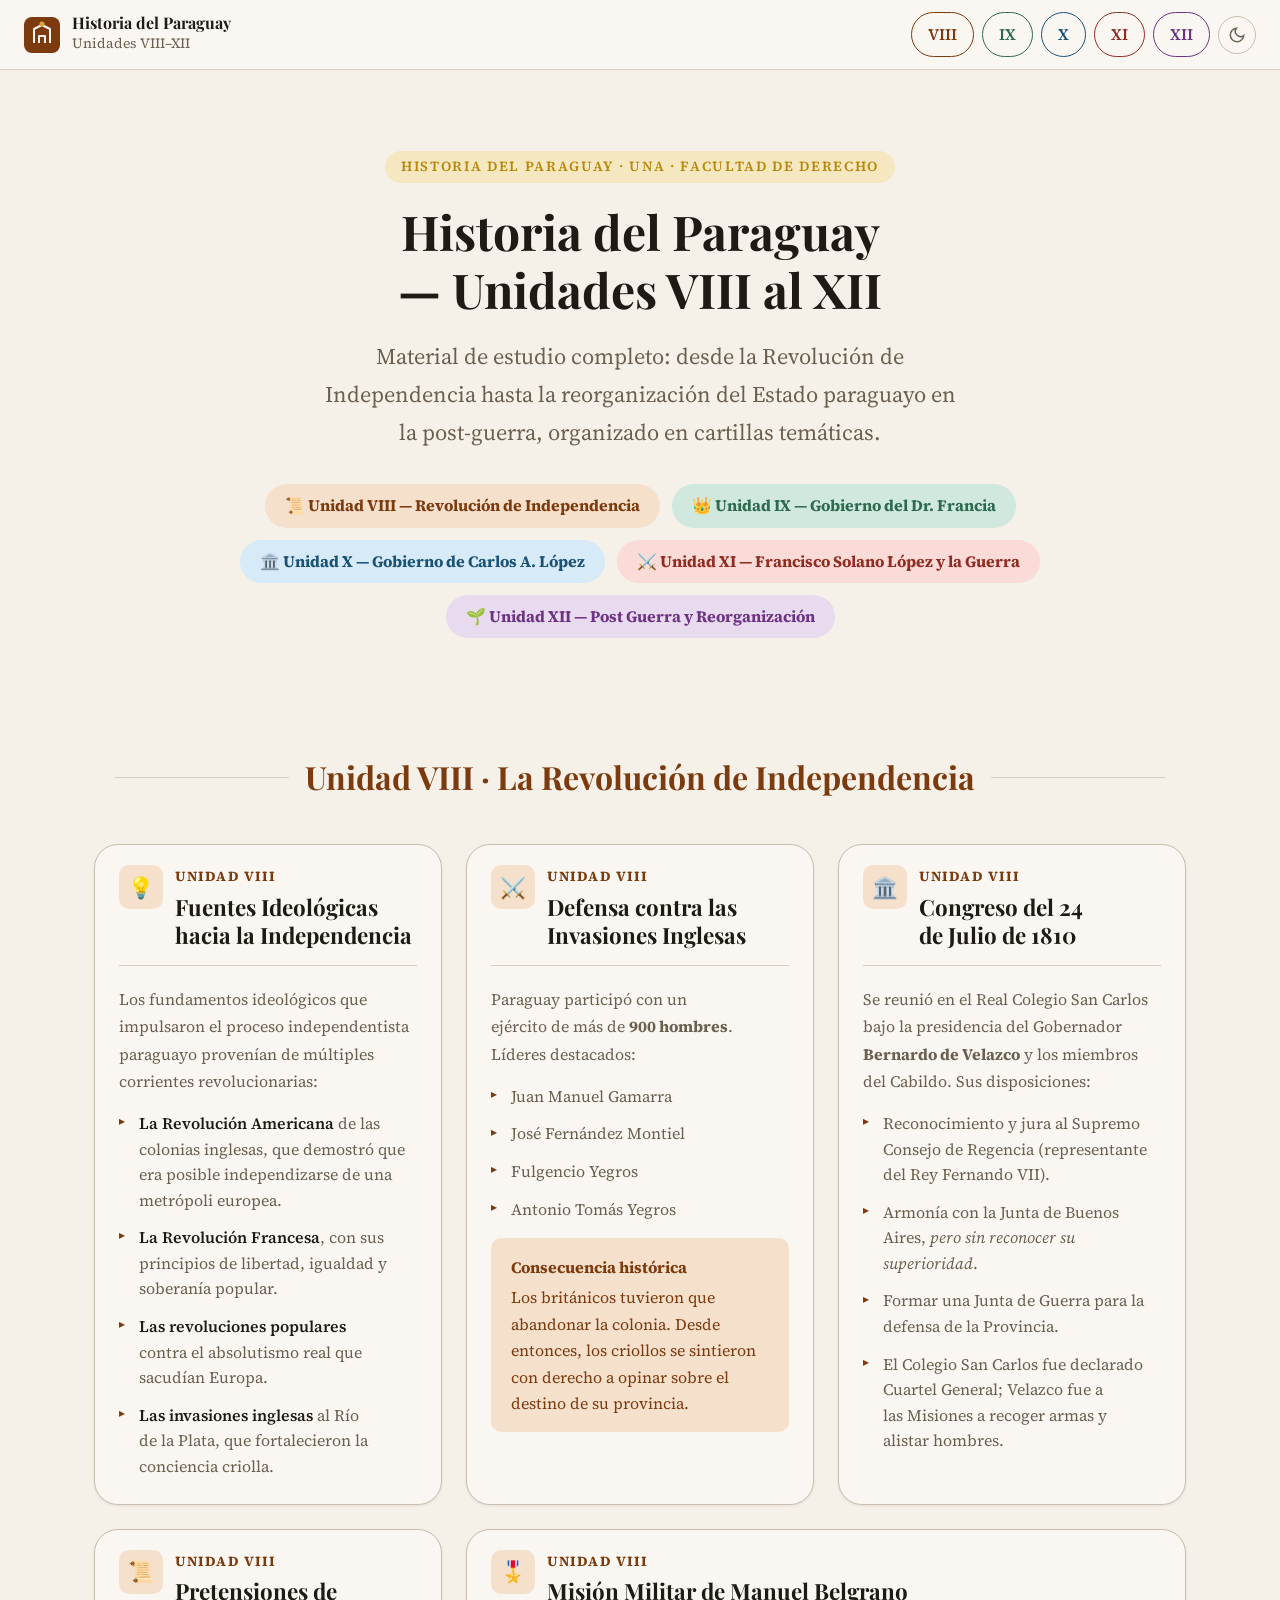
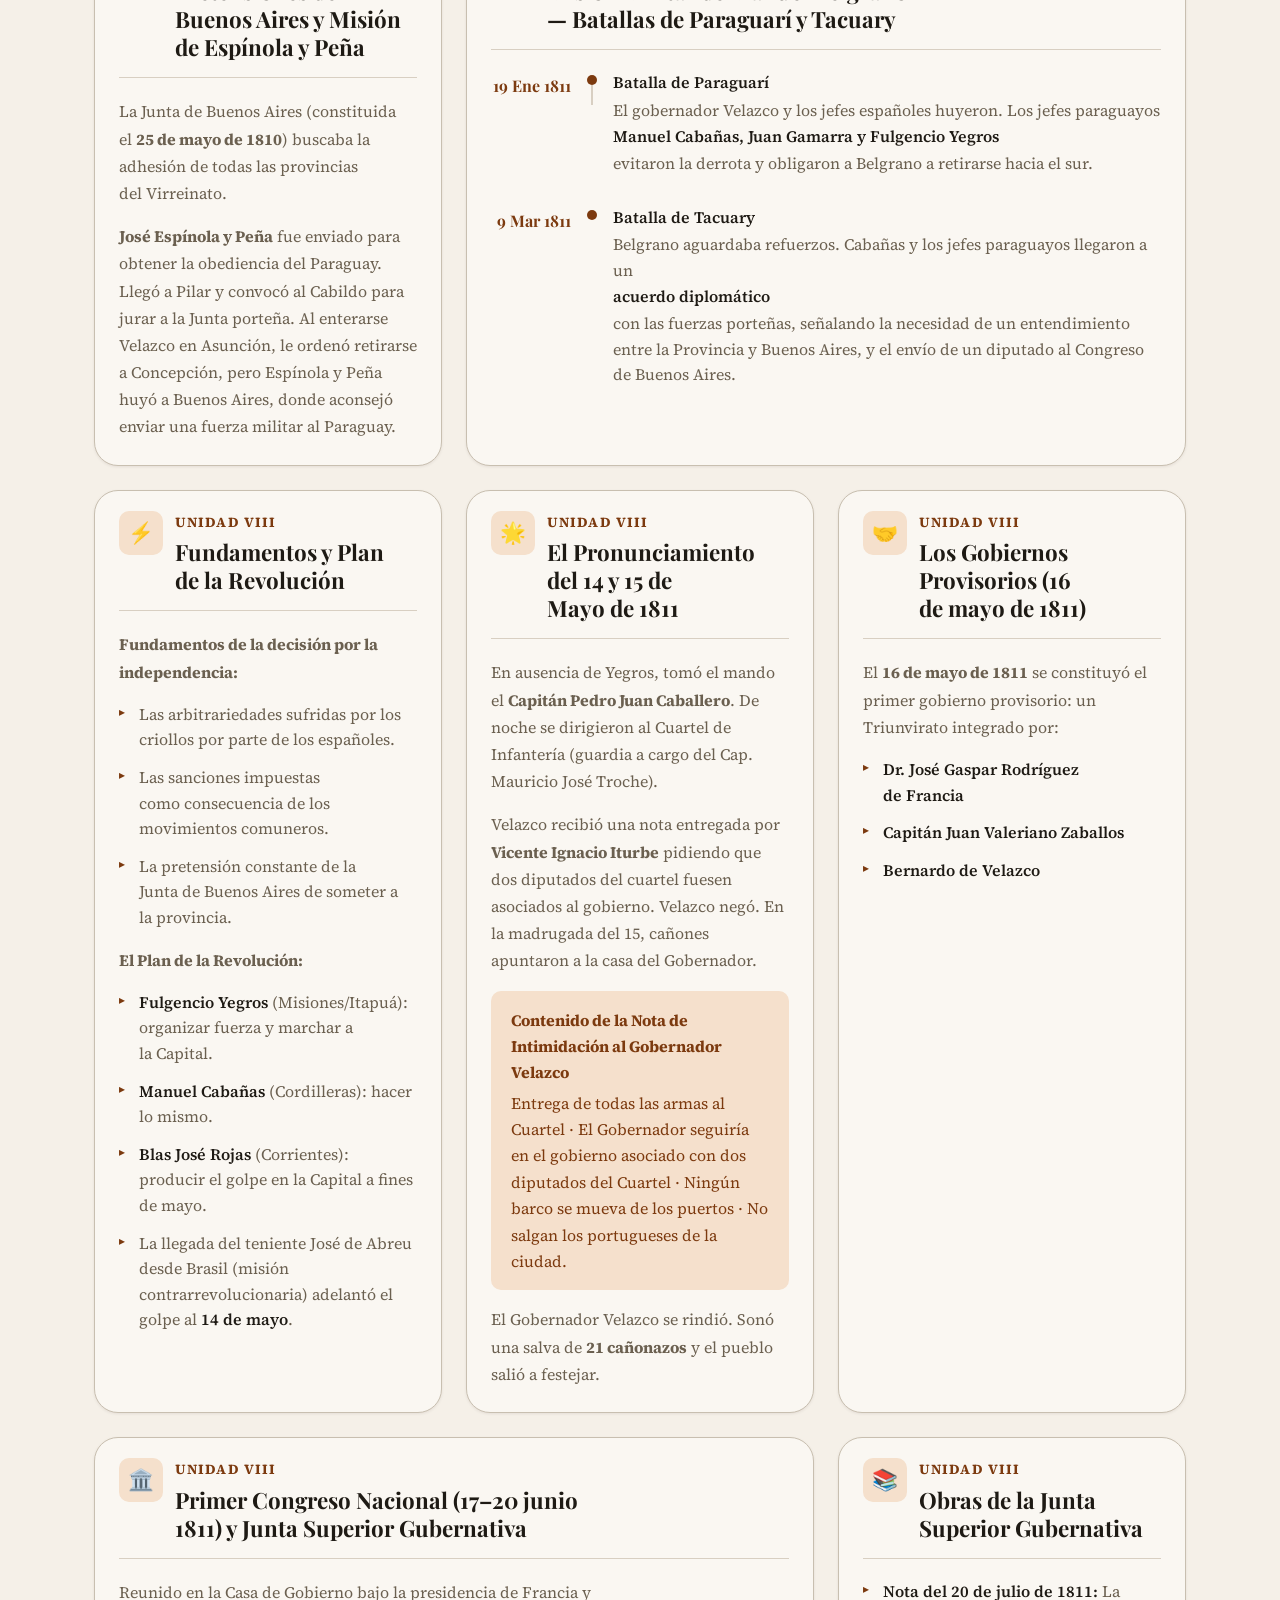
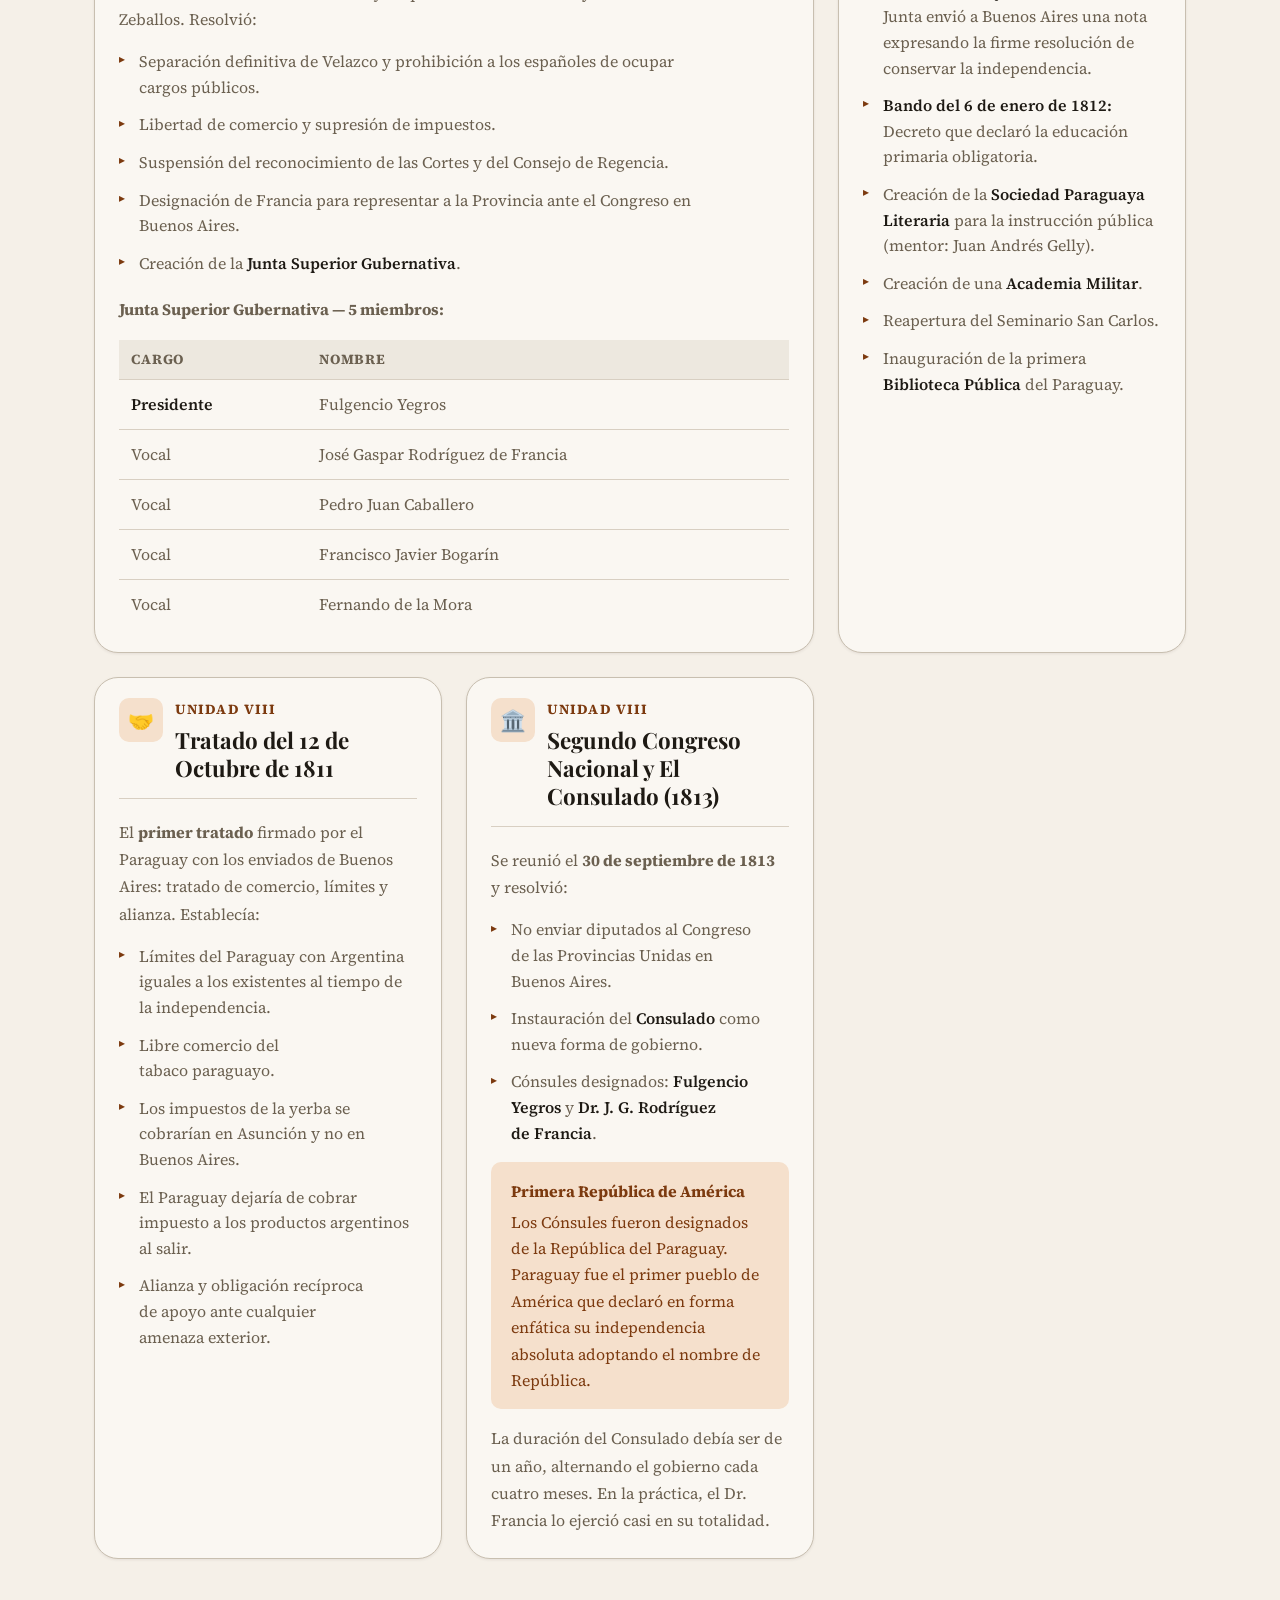
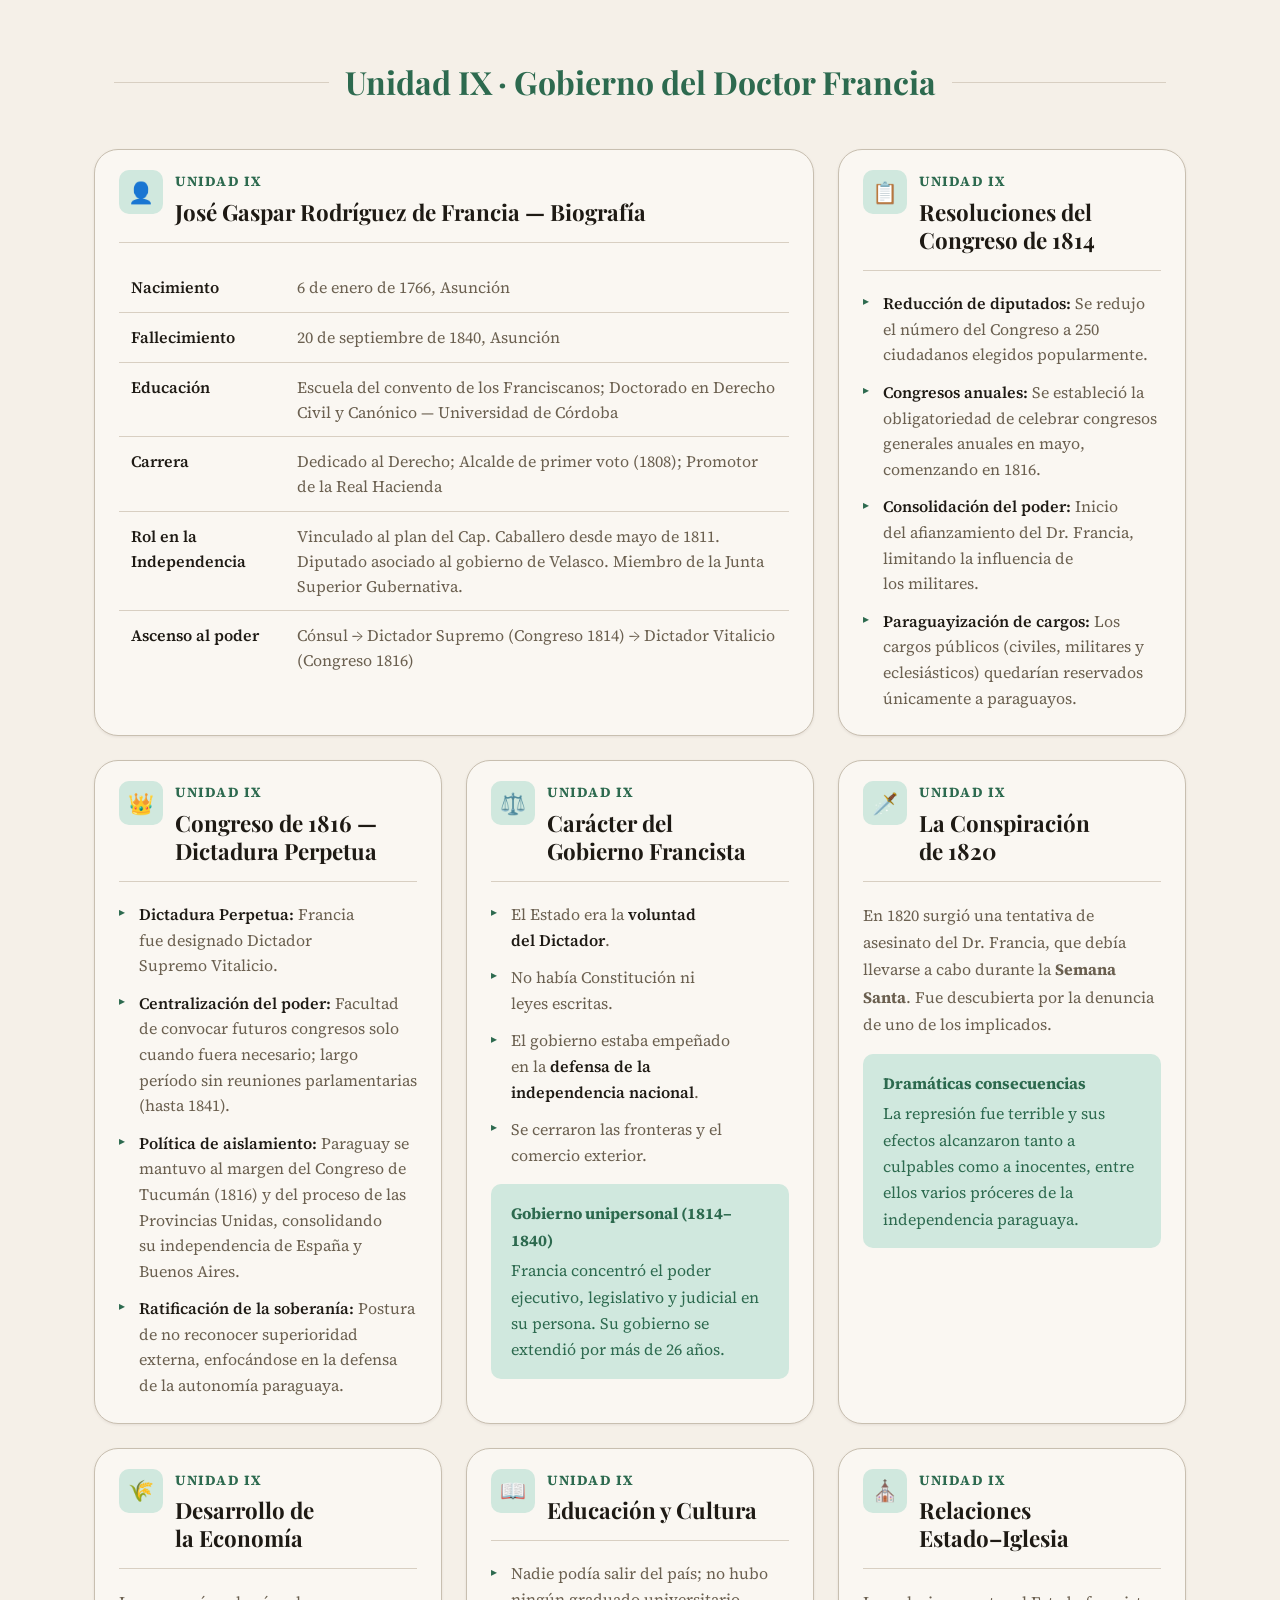
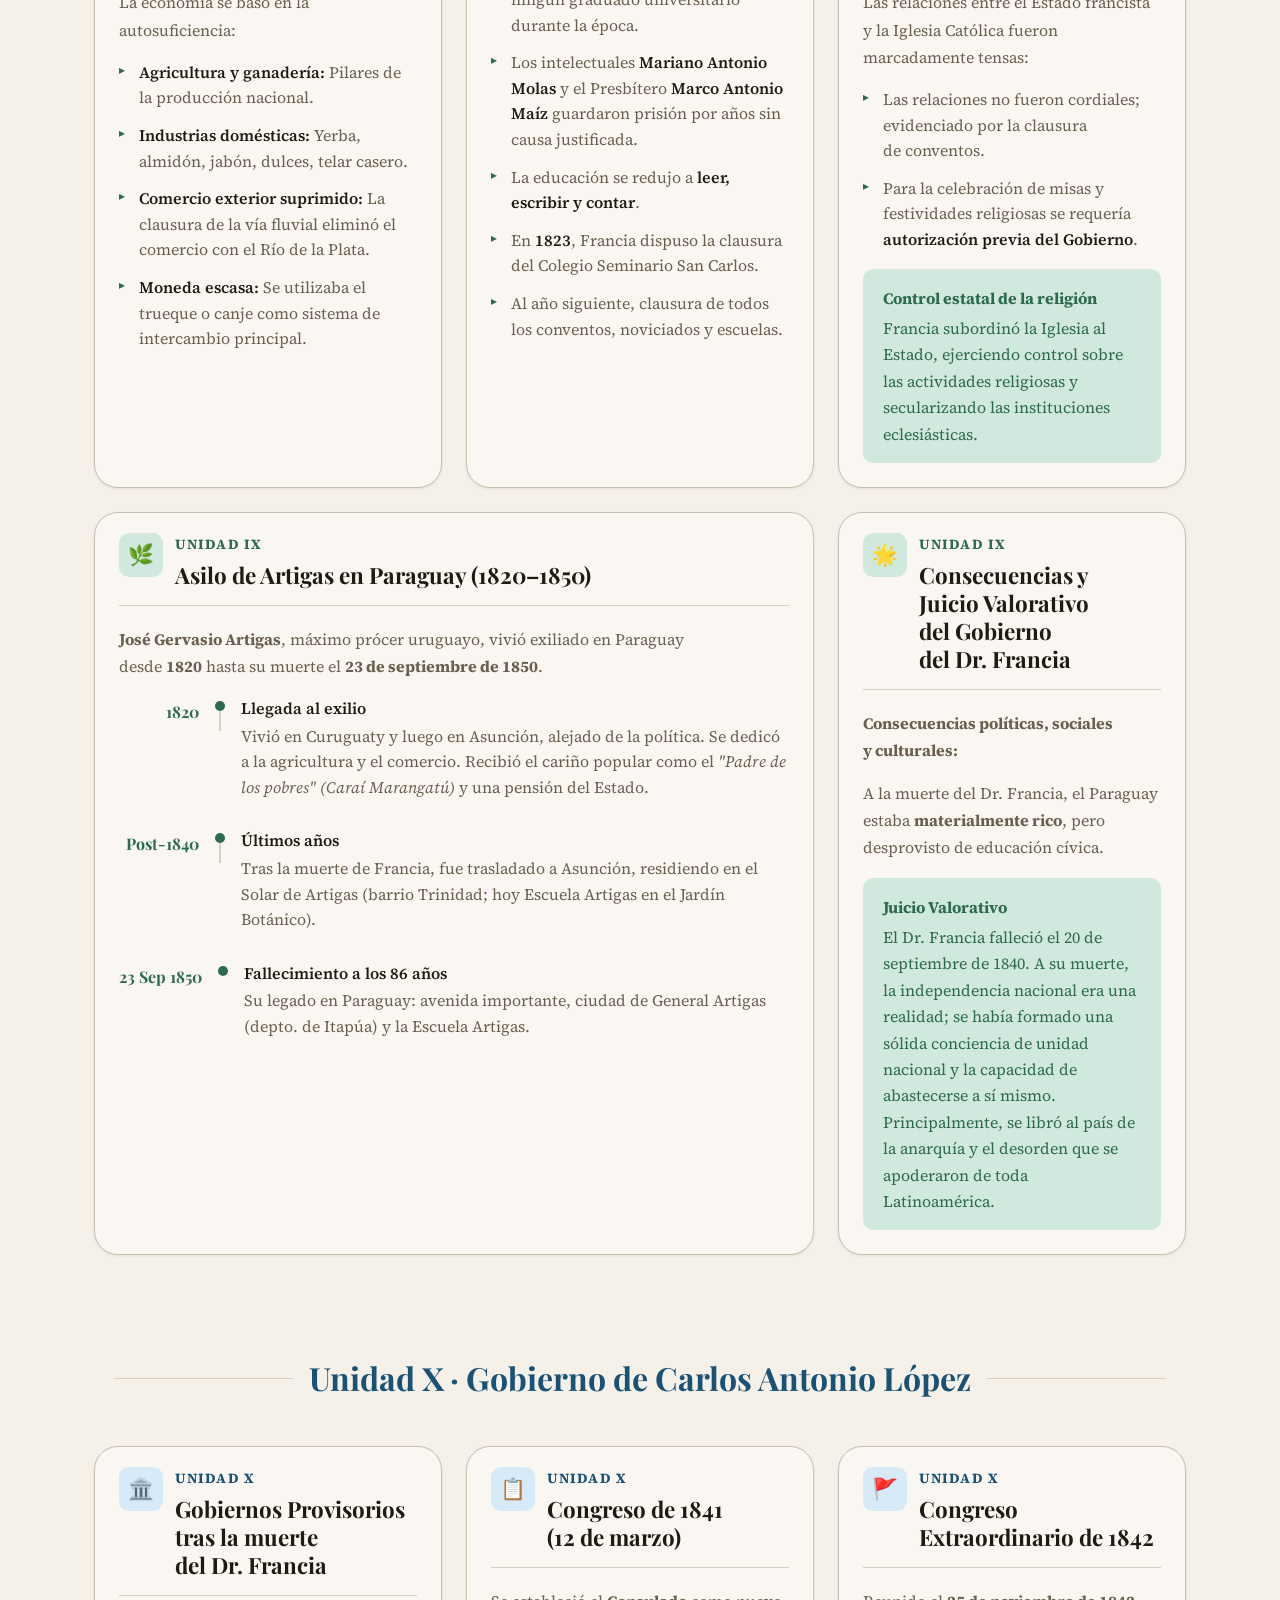
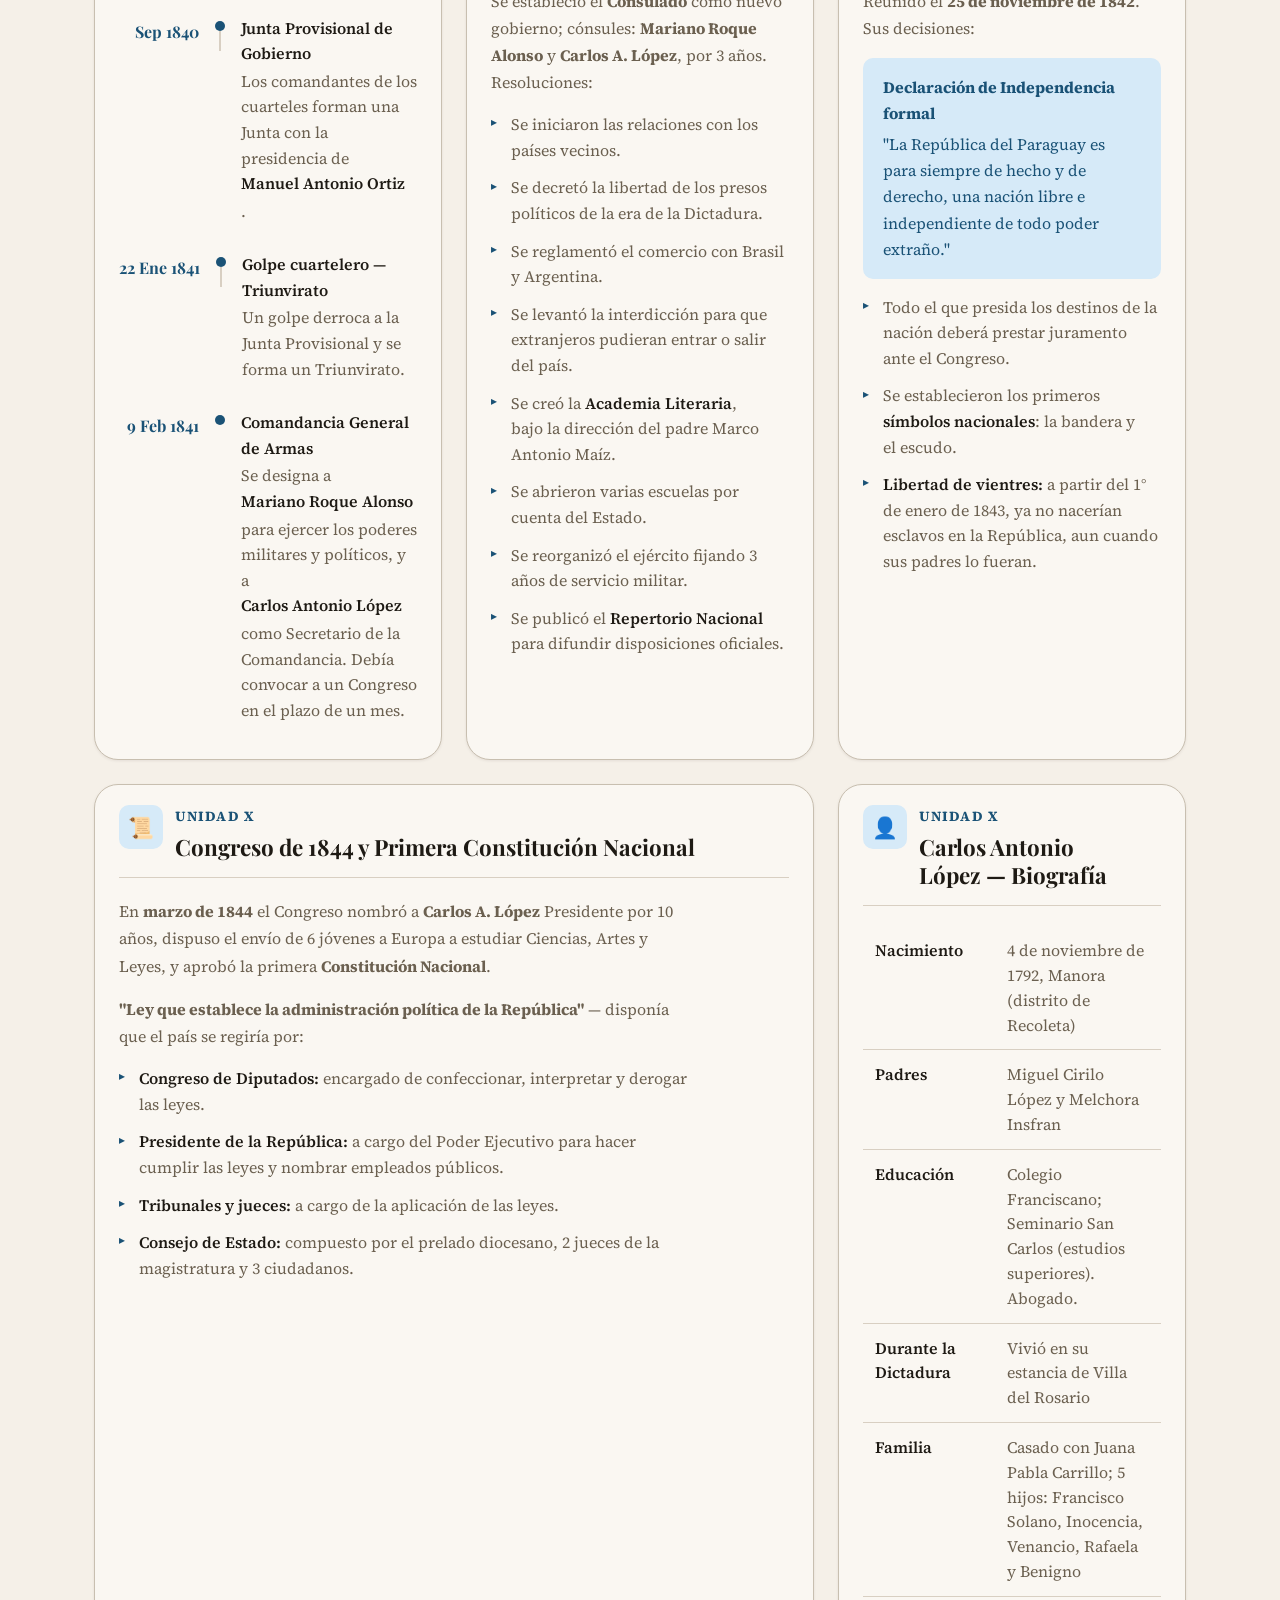
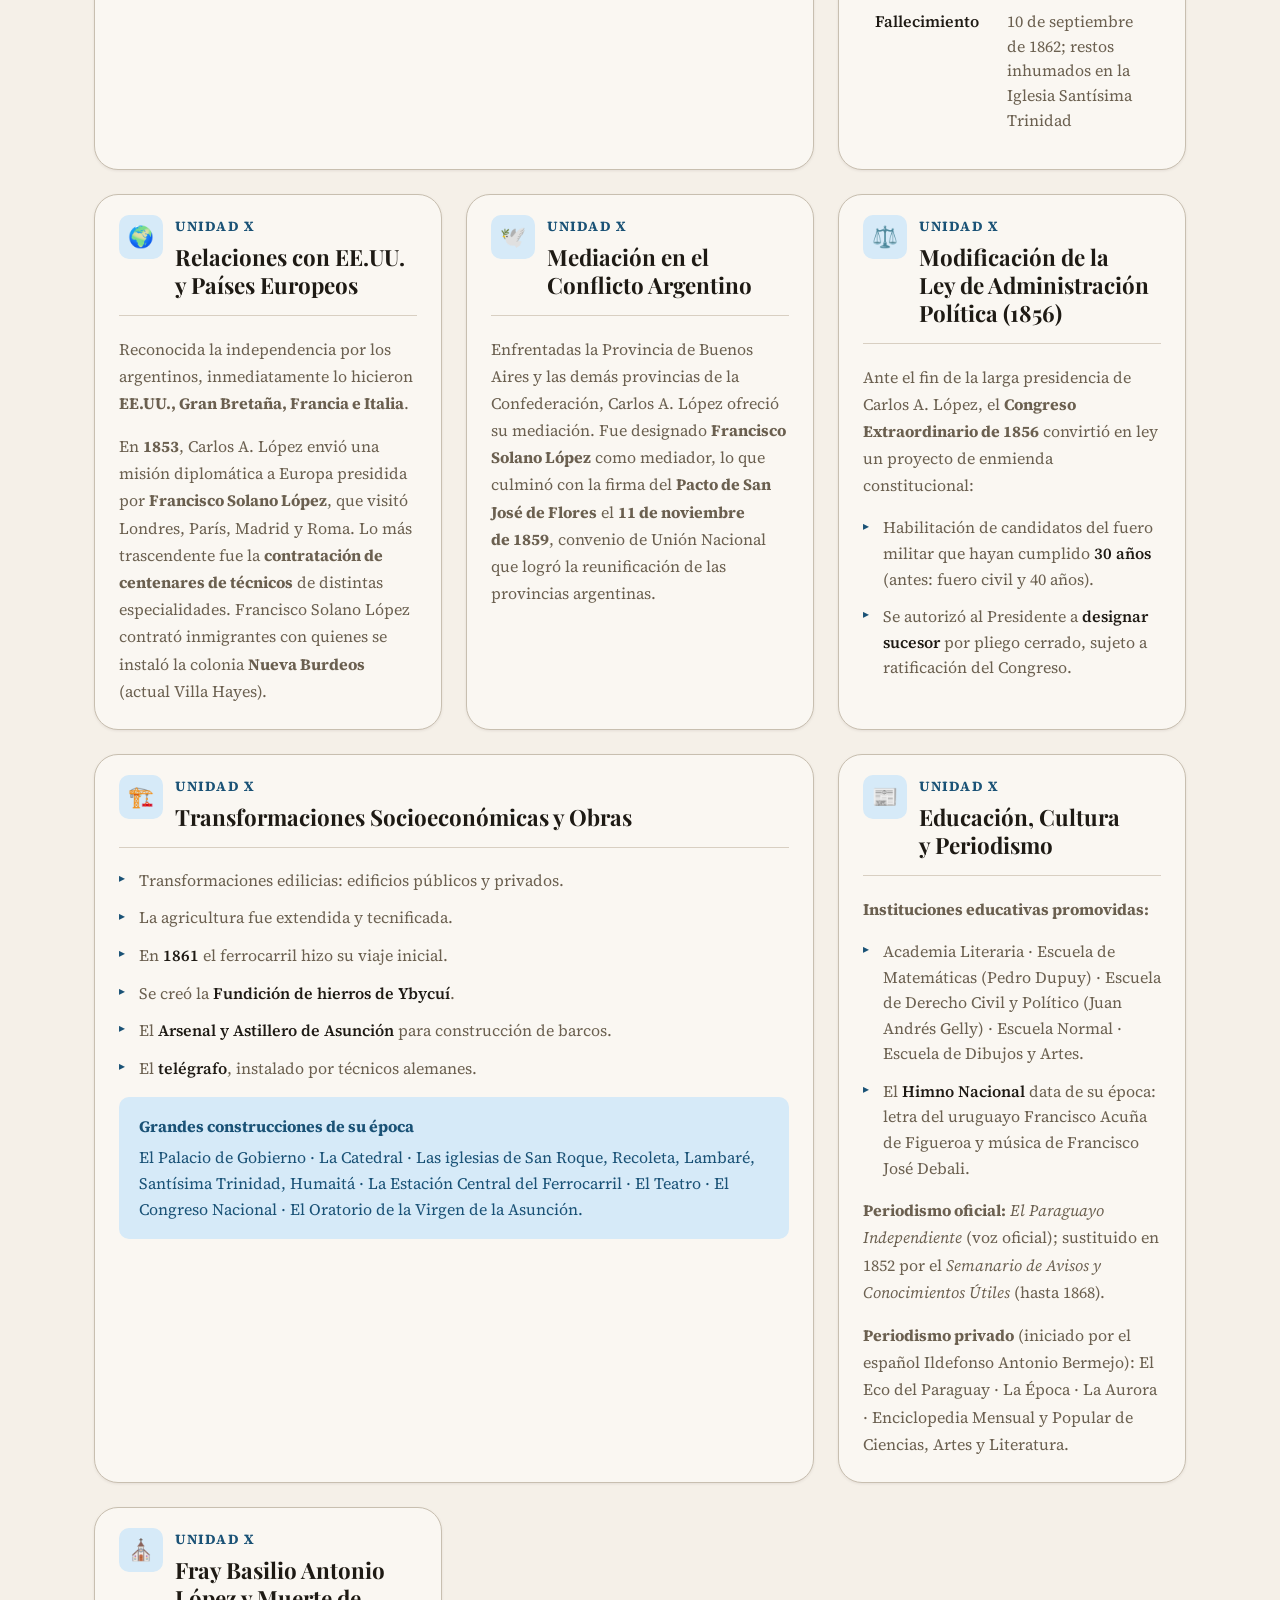
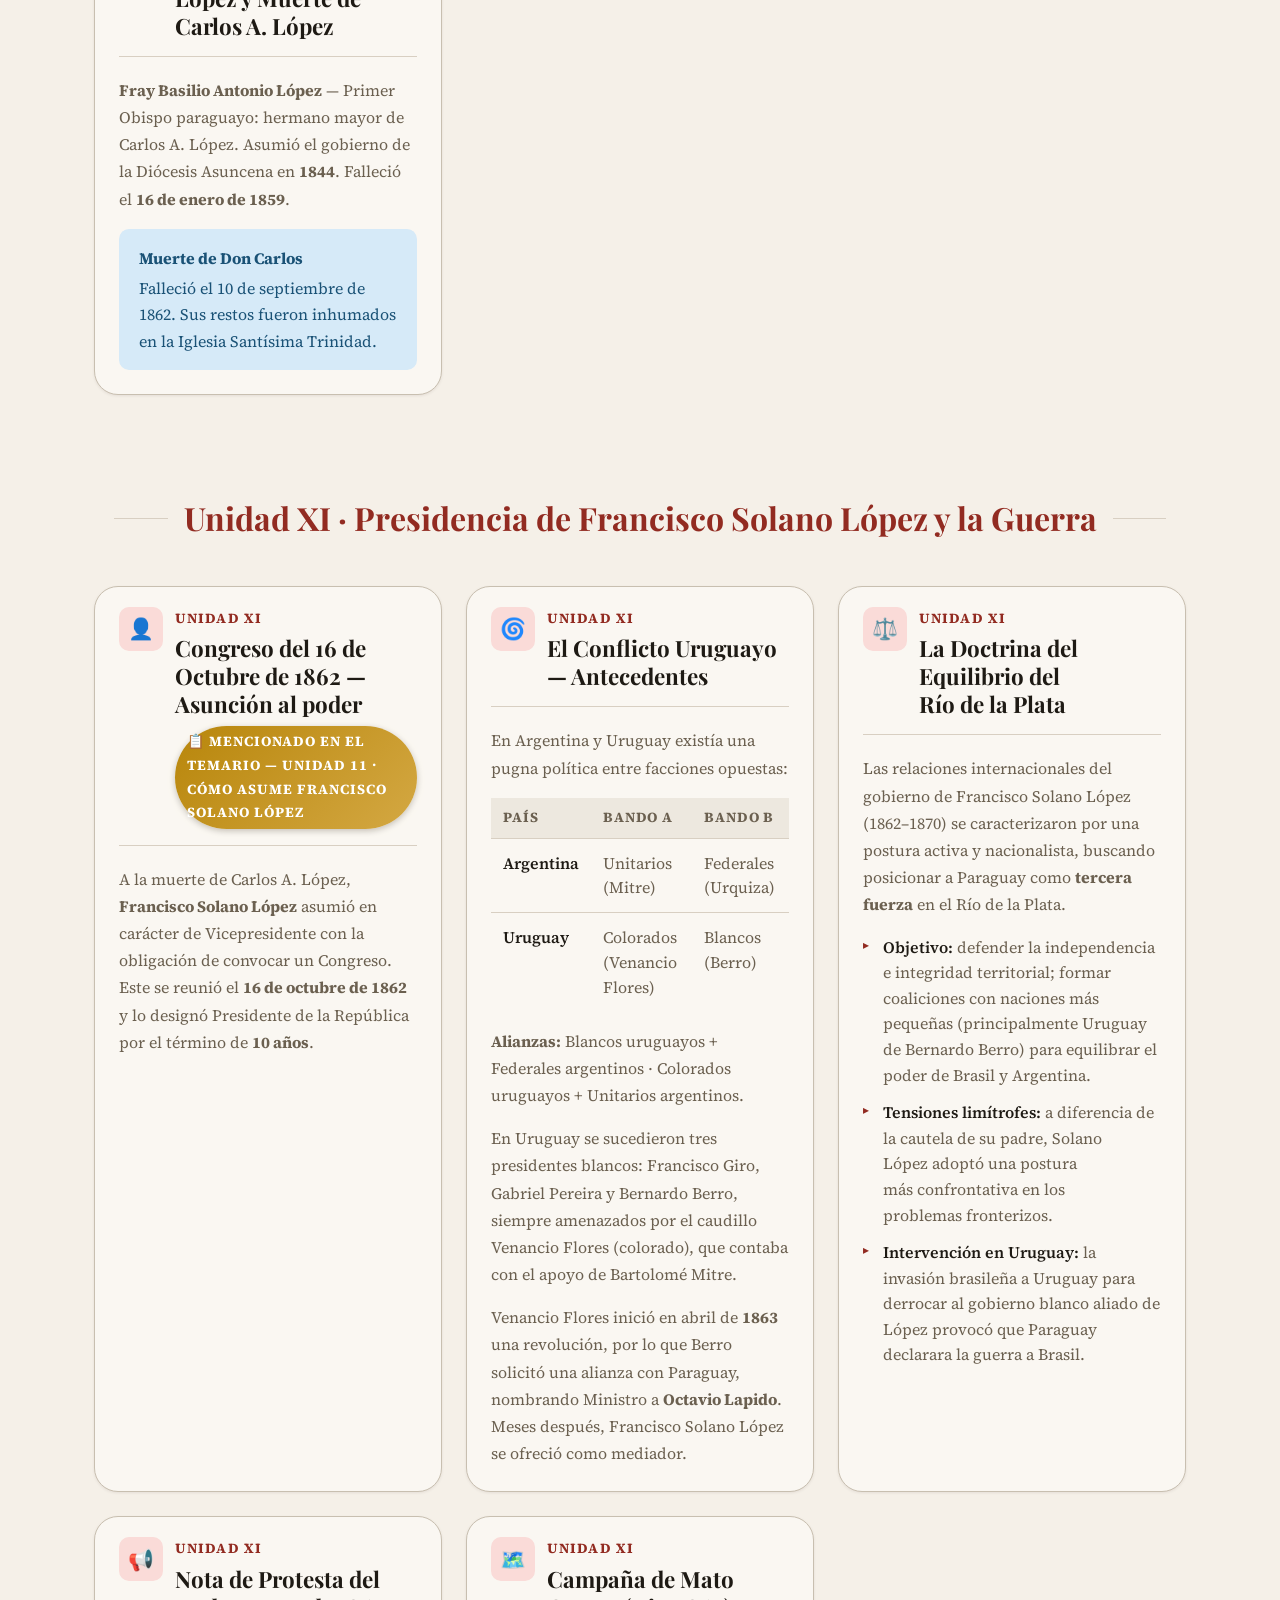
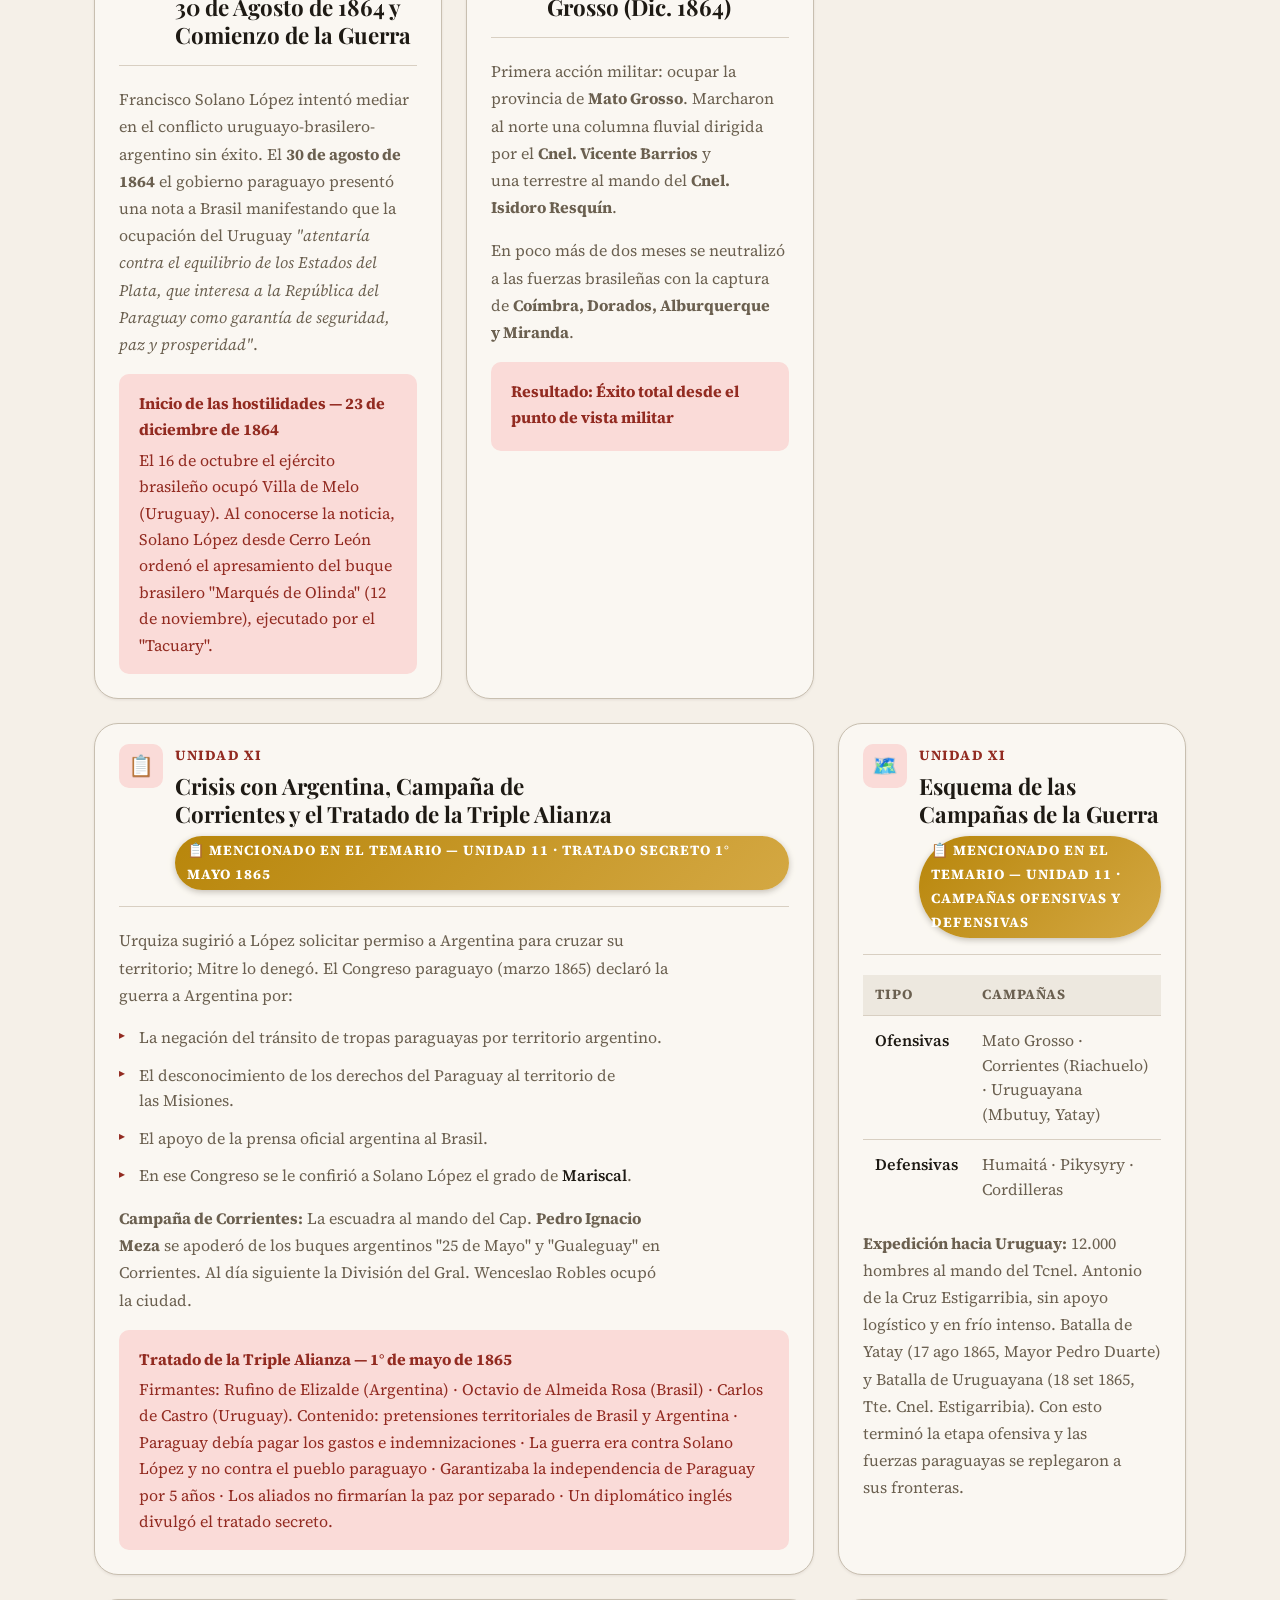
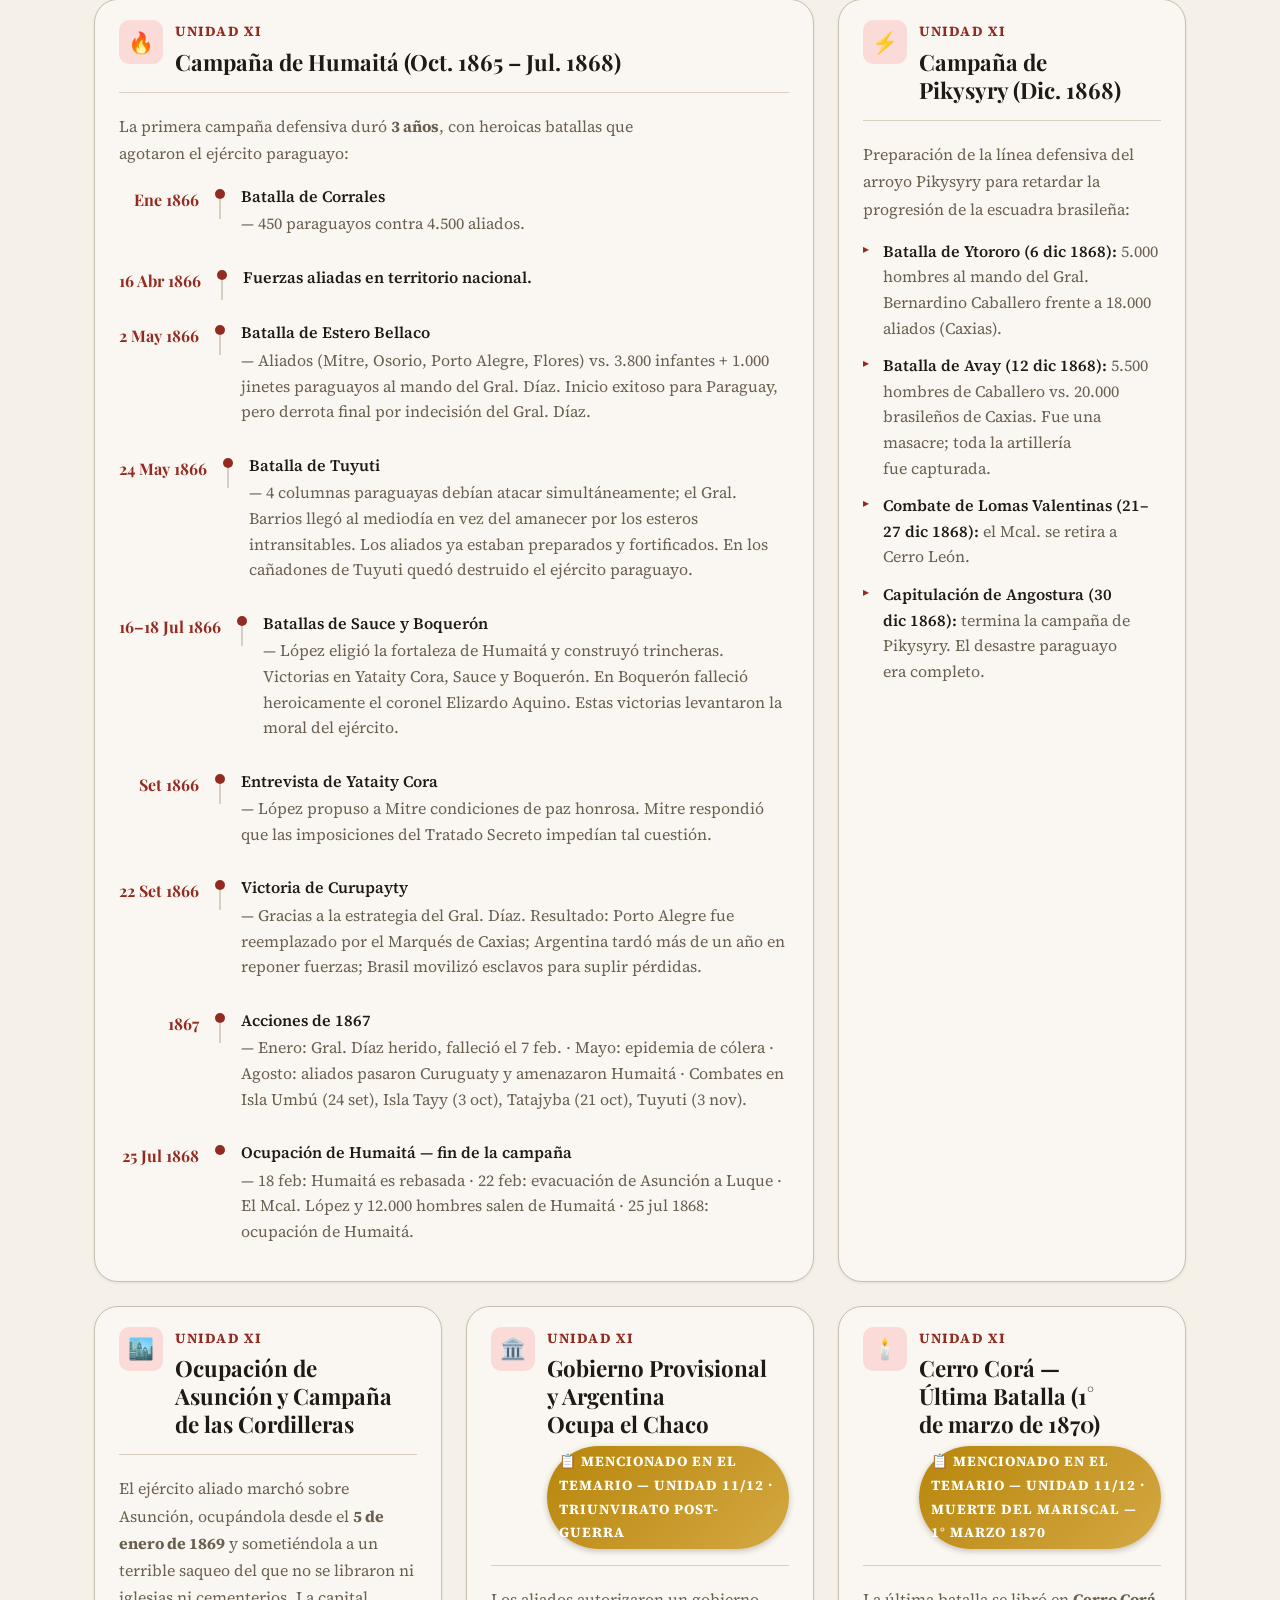
<file: parcial2.html>
<!DOCTYPE html>
<html lang="es" data-theme="light">
<head>
  <meta charset="UTF-8" />
  <meta name="viewport" content="width=device-width, initial-scale=1.0" />
  <title>Historia del Paraguay — Unidades VIII y IX</title>
  <link rel="preconnect" href="https://fonts.googleapis.com">
  <link rel="preconnect" href="https://fonts.gstatic.com" crossorigin>
  <link href="https://fonts.googleapis.com/css2?family=Playfair+Display:wght@600;700&family=Source+Serif+4:ital,wght@0,300..700;1,300..400&display=swap" rel="stylesheet">
  <style>
    :root, [data-theme="light"] {
      --color-bg:#f5f0e8;--color-surface:#faf7f2;--color-surface-2:#ffffff;
      --color-surface-offset:#ede8df;--color-divider:#d8cfc2;--color-border:#c8bfb0;
      --color-text:#1e1a14;--color-text-muted:#6b6050;--color-text-faint:#a89880;
      --color-text-inverse:#faf7f2;
      --color-primary:#7c3a0f;--color-primary-hover:#5e2a08;--color-primary-light:#f0e0d0;
      --color-accent:#2d6a4f;--color-accent-hover:#1e4d38;--color-accent-light:#d0e8de;
      --color-gold:#b8860b;--color-gold-light:#f5e8c0;
      --color-u8:#7c3a0f;--color-u8-light:#f5e0cc;
      --color-u9:#2d6a4f;--color-u9-light:#d0e8de;
      --radius-sm:.375rem;--radius-md:.625rem;--radius-lg:1rem;--radius-xl:1.5rem;--radius-full:9999px;
      --shadow-sm:0 1px 3px oklch(0.2 0.03 50/.08);--shadow-md:0 4px 16px oklch(0.2 0.03 50/.10);--shadow-lg:0 12px 40px oklch(0.2 0.03 50/.14);
      --space-1:.25rem;--space-2:.5rem;--space-3:.75rem;--space-4:1rem;--space-5:1.25rem;--space-6:1.5rem;--space-8:2rem;--space-10:2.5rem;--space-12:3rem;--space-16:4rem;--space-20:5rem;
      --text-xs:clamp(.75rem,.7rem + .25vw,.875rem);--text-sm:clamp(.875rem,.82rem + .28vw,1rem);--text-base:clamp(1rem,.96rem + .2vw,1.125rem);--text-lg:clamp(1.125rem,1rem + .65vw,1.4rem);--text-xl:clamp(1.4rem,1.1rem + 1.3vw,2rem);--text-2xl:clamp(1.9rem,1.3rem + 2.2vw,3rem);
      --font-display:'Playfair Display',Georgia,serif;--font-body:'Source Serif 4',Georgia,serif;
      --transition:180ms cubic-bezier(.16,1,.3,1);
    }
    [data-theme="dark"] {
      --color-bg:#140f0a;--color-surface:#1c1510;--color-surface-2:#221a14;--color-surface-offset:#1a1309;--color-divider:#2e2418;--color-border:#3a2e20;
      --color-text:#e8dfd0;--color-text-muted:#9a8a78;--color-text-faint:#5c4e40;--color-text-inverse:#1c1510;
      --color-primary:#d4845a;--color-primary-light:#3a1e10;--color-accent:#5aad88;--color-accent-light:#0f2e20;
      --color-gold:#d4a843;--color-gold-light:#2e2008;--color-u8:#d4845a;--color-u8-light:#3a1e10;--color-u9:#5aad88;--color-u9-light:#0f2e20;
      --shadow-sm:0 1px 3px oklch(0 0 0/.3);--shadow-md:0 4px 16px oklch(0 0 0/.4);--shadow-lg:0 12px 40px oklch(0 0 0/.5);
    }
    @media(prefers-color-scheme:dark){:root:not([data-theme]){
      --color-bg:#140f0a;--color-surface:#1c1510;--color-surface-2:#221a14;--color-surface-offset:#1a1309;--color-divider:#2e2418;--color-border:#3a2e20;
      --color-text:#e8dfd0;--color-text-muted:#9a8a78;--color-text-faint:#5c4e40;
      --color-primary:#d4845a;--color-primary-light:#3a1e10;--color-accent:#5aad88;--color-accent-light:#0f2e20;
      --color-gold:#d4a843;--color-gold-light:#2e2008;--color-u8:#d4845a;--color-u8-light:#3a1e10;--color-u9:#5aad88;--color-u9-light:#0f2e20;
      --shadow-sm:0 1px 3px oklch(0 0 0/.3);--shadow-md:0 4px 16px oklch(0 0 0/.4);--shadow-lg:0 12px 40px oklch(0 0 0/.5);
    }}
    *,*::before,*::after{box-sizing:border-box;margin:0;padding:0;}
    html{scroll-behavior:smooth;scroll-padding-top:72px;-webkit-font-smoothing:antialiased;text-rendering:optimizeLegibility;}
    body{min-height:100dvh;font-family:var(--font-body);font-size:var(--text-base);color:var(--color-text);background:var(--color-bg);line-height:1.7;}
    img,svg{display:block;max-width:100%;}
    h1,h2,h3,h4{font-family:var(--font-display);text-wrap:balance;line-height:1.2;}
    p,li{text-wrap:pretty;max-width:72ch;}
    ::selection{background:oklch(from var(--color-primary) l c h/.2);}
    :focus-visible{outline:2px solid var(--color-primary);outline-offset:3px;border-radius:var(--radius-sm);}
    @media(prefers-reduced-motion:reduce){*,*::before,*::after{animation-duration:.01ms!important;transition-duration:.01ms!important;}}
    a,button,[role="button"]{transition:color var(--transition),background var(--transition),border-color var(--transition),box-shadow var(--transition);}
    button{cursor:pointer;background:none;border:none;font:inherit;color:inherit;}

    /* HEADER */
    .site-header{position:sticky;top:0;z-index:100;background:color-mix(in oklab,var(--color-surface) 92%,transparent);backdrop-filter:blur(12px);border-bottom:1px solid var(--color-divider);padding:var(--space-3) var(--space-6);display:flex;align-items:center;justify-content:space-between;gap:var(--space-4);}
    .header-logo{display:flex;align-items:center;gap:var(--space-3);text-decoration:none;}
    .logo-text{font-family:var(--font-display);font-size:var(--text-sm);font-weight:700;color:var(--color-text);line-height:1.2;}
    .logo-sub{font-size:var(--text-xs);color:var(--color-text-muted);font-family:var(--font-body);font-weight:400;}
    .header-nav{display:flex;align-items:center;gap:var(--space-2);}
    .nav-pill{padding:var(--space-2) var(--space-4);border-radius:var(--radius-full);font-size:var(--text-sm);font-weight:600;text-decoration:none;border:1.5px solid transparent;transition:all var(--transition);}
    .nav-pill.u8{color:var(--color-u8);border-color:var(--color-u8);}
    .nav-pill.u8:hover{background:var(--color-u8-light);}
    .nav-pill.u9{color:var(--color-u9);border-color:var(--color-u9);}
    .nav-pill.u9:hover{background:var(--color-u9-light);}
    .theme-btn{width:38px;height:38px;border-radius:var(--radius-full);display:flex;align-items:center;justify-content:center;color:var(--color-text-muted);border:1px solid var(--color-border);}
    .theme-btn:hover{color:var(--color-text);background:var(--color-surface-offset);}

    /* HERO */
    .hero{padding:clamp(var(--space-12),8vw,var(--space-20)) var(--space-6);text-align:center;max-width:900px;margin:0 auto;}
    .hero-eyebrow{display:inline-block;font-size:var(--text-xs);font-family:var(--font-body);font-weight:600;letter-spacing:.12em;text-transform:uppercase;color:var(--color-gold);background:var(--color-gold-light);padding:var(--space-1) var(--space-4);border-radius:var(--radius-full);margin-bottom:var(--space-5);}
    .hero h1{font-size:var(--text-2xl);color:var(--color-text);margin-bottom:var(--space-5);}
    .hero p{font-size:var(--text-lg);color:var(--color-text-muted);margin:0 auto var(--space-8);max-width:58ch;}
    .hero-badges{display:flex;gap:var(--space-3);justify-content:center;flex-wrap:wrap;}
    .badge{display:flex;align-items:center;gap:var(--space-2);padding:var(--space-2) var(--space-5);border-radius:var(--radius-full);font-size:var(--text-sm);font-weight:700;text-decoration:none;}
    .badge.u8{background:var(--color-u8-light);color:var(--color-u8);}
    .badge.u9{background:var(--color-u9-light);color:var(--color-u9);}
    .badge:hover{filter:brightness(.93);}

    /* UNIT DIVIDER */
    .unit-divider{display:flex;align-items:center;gap:var(--space-4);padding:var(--space-4) var(--space-6);max-width:1100px;margin:var(--space-4) auto 0;}
    .unit-divider hr{flex:1;border:none;border-top:1px solid var(--color-divider);}
    .unit-label{font-family:var(--font-display);font-size:var(--text-xl);font-weight:700;white-space:nowrap;}
    .unit-label.u8{color:var(--color-u8);}
    .unit-label.u9{color:var(--color-u9);}

    /* CARDS GRID */
    .cards-section{max-width:1140px;margin:0 auto;padding:var(--space-6) var(--space-6) var(--space-16);}
    .cards-grid{display:grid;grid-template-columns:repeat(auto-fill,minmax(min(320px,100%),1fr));gap:var(--space-6);}

    /* CARD */
    .card{background:var(--color-surface);border:1px solid var(--color-border);border-radius:var(--radius-xl);box-shadow:var(--shadow-sm);overflow:hidden;display:flex;flex-direction:column;transition:box-shadow var(--transition),transform var(--transition);}
    .card:hover{box-shadow:var(--shadow-md);transform:translateY(-2px);}
    .card-header{padding:var(--space-5) var(--space-6) var(--space-4);display:flex;align-items:flex-start;gap:var(--space-3);}
    .card-icon{width:44px;height:44px;border-radius:var(--radius-md);display:flex;align-items:center;justify-content:center;flex-shrink:0;font-size:1.3rem;}
    .card-icon.u8{background:var(--color-u8-light);}
    .card-icon.u9{background:var(--color-u9-light);}
    .card-header-text{flex:1;}
    .card-unit-tag{font-size:var(--text-xs);font-weight:700;letter-spacing:.08em;text-transform:uppercase;margin-bottom:var(--space-1);}
    .card-unit-tag.u8{color:var(--color-u8);}
    .card-unit-tag.u9{color:var(--color-u9);}
    .card-title{font-family:var(--font-display);font-size:var(--text-lg);font-weight:700;color:var(--color-text);line-height:1.25;}
    .card-divider{height:1px;background:var(--color-divider);margin:0 var(--space-6);}
    .card-body{padding:var(--space-5) var(--space-6) var(--space-6);flex:1;}
    .card-body p{font-size:var(--text-sm);color:var(--color-text-muted);line-height:1.7;margin-bottom:var(--space-4);}
    .card-body p:last-child{margin-bottom:0;}
    .card-list{list-style:none;display:flex;flex-direction:column;gap:var(--space-3);}
    .card-list li{font-size:var(--text-sm);color:var(--color-text-muted);line-height:1.6;padding-left:var(--space-5);position:relative;}
    .card-list li::before{content:"▸";position:absolute;left:0;top:.1em;font-size:.75em;}
    .card-list.u8 li::before{color:var(--color-u8);}
    .card-list.u9 li::before{color:var(--color-u9);}
    .card-list li strong{color:var(--color-text);font-weight:600;}
    .card-highlight{border-radius:var(--radius-md);padding:var(--space-4) var(--space-5);margin-top:var(--space-4);font-size:var(--text-sm);line-height:1.65;}
    .card-highlight.u8{background:var(--color-u8-light);color:var(--color-u8);}
    .card-highlight.u9{background:var(--color-u9-light);color:var(--color-u9);}
    .card-highlight strong{display:block;font-weight:700;margin-bottom:var(--space-1);}

    /* TIMELINE */
    .timeline{display:flex;flex-direction:column;gap:var(--space-4);}
    .tl-item{display:flex;gap:var(--space-4);align-items:flex-start;}
    .tl-date{font-family:var(--font-display);font-size:var(--text-sm);font-weight:700;min-width:80px;text-align:right;padding-top:2px;flex-shrink:0;}
    .tl-date.u8{color:var(--color-u8);}
    .tl-date.u9{color:var(--color-u9);}
    .tl-line{display:flex;flex-direction:column;align-items:center;}
    .tl-dot{width:10px;height:10px;border-radius:50%;flex-shrink:0;margin-top:5px;}
    .tl-dot.u8{background:var(--color-u8);}
    .tl-dot.u9{background:var(--color-u9);}
    .tl-connector{width:2px;flex:1;min-height:20px;background:var(--color-divider);}
    .tl-content{font-size:var(--text-sm);color:var(--color-text-muted);line-height:1.6;padding-bottom:var(--space-3);}
    .tl-content strong{color:var(--color-text);display:block;font-weight:600;margin-bottom:2px;}

    /* WIDE / MEDIUM CARDS */
    .card.wide{grid-column:1/-1;}
    .card.medium{grid-column:span 2;}
    @media(max-width:700px){.card.medium{grid-column:1/-1;}}

    /* TABLE */
    .info-table{width:100%;border-collapse:collapse;font-size:var(--text-sm);}
    .info-table th{text-align:left;padding:var(--space-2) var(--space-3);font-size:var(--text-xs);font-weight:700;text-transform:uppercase;letter-spacing:.06em;background:var(--color-surface-offset);color:var(--color-text-muted);border-bottom:1px solid var(--color-divider);}
    .info-table td{padding:var(--space-3);color:var(--color-text-muted);border-bottom:1px solid var(--color-divider);vertical-align:top;line-height:1.55;}
    .info-table tr:last-child td{border-bottom:none;}
    .info-table td strong{color:var(--color-text);font-weight:600;}

    /* FOOTER */
    .site-footer{border-top:1px solid var(--color-divider);background:var(--color-surface);padding:var(--space-8) var(--space-6);text-align:center;}
    .site-footer p{font-size:var(--text-xs);color:var(--color-text-faint);margin:0 auto;}

    /* SCROLL REVEAL */
    .reveal{opacity:0;transform:translateY(18px);transition:opacity .5s ease,transform .5s ease;}
    .reveal.visible{opacity:1;transform:none;}

    /* MOBILE */
    @media(max-width:600px){
      .site-header{padding:var(--space-3) var(--space-4);}
      .logo-sub{display:none;}
      .nav-pill{padding:var(--space-1) var(--space-3);font-size:var(--text-xs);}
      .hero{padding:var(--space-10) var(--space-4);}
      .cards-section{padding:var(--space-4) var(--space-4) var(--space-12);}
      .cards-grid{gap:var(--space-4);}
      .unit-divider{padding:var(--space-3) var(--space-4);}
      .unit-label{font-size:var(--text-lg);}
    }

    /* U10 azul acero, U11 rojo oscuro, U12 morado */
    [data-theme="light"] {
      --color-u10:#1a5276;--color-u10-light:#d6eaf8;
      --color-u11:#922b21;--color-u11-light:#fadbd8;
      --color-u12:#6c3483;--color-u12-light:#e8daef;
    }
    [data-theme="dark"] {
      --color-u10:#5dade2;--color-u10-light:#0e2a44;
      --color-u11:#e74c3c;--color-u11-light:#3a0e0a;
      --color-u12:#a569bd;--color-u12-light:#2e1245;
    }
    .nav-pill.u10{color:var(--color-u10);border-color:var(--color-u10);}
    .nav-pill.u10:hover{background:var(--color-u10-light);}
    .nav-pill.u11{color:var(--color-u11);border-color:var(--color-u11);}
    .nav-pill.u11:hover{background:var(--color-u11-light);}
    .nav-pill.u12{color:var(--color-u12);border-color:var(--color-u12);}
    .nav-pill.u12:hover{background:var(--color-u12-light);}
    .card-icon.u10{background:var(--color-u10-light);}
    .card-icon.u11{background:var(--color-u11-light);}
    .card-icon.u12{background:var(--color-u12-light);}
    .card-unit-tag.u10{color:var(--color-u10);}
    .card-unit-tag.u11{color:var(--color-u11);}
    .card-unit-tag.u12{color:var(--color-u12);}
    .card-list.u10 li::before{color:var(--color-u10);}
    .card-list.u11 li::before{color:var(--color-u11);}
    .card-list.u12 li::before{color:var(--color-u12);}
    .card-highlight.u10{background:var(--color-u10-light);color:var(--color-u10);}
    .card-highlight.u11{background:var(--color-u11-light);color:var(--color-u11);}
    .card-highlight.u12{background:var(--color-u12-light);color:var(--color-u12);}
    .tl-date.u10{color:var(--color-u10);}
    .tl-date.u11{color:var(--color-u11);}
    .tl-date.u12{color:var(--color-u12);}
    .tl-dot.u10{background:var(--color-u10);}
    .tl-dot.u11{background:var(--color-u11);}
    .tl-dot.u12{background:var(--color-u12);}
    .unit-label.u10{color:var(--color-u10);}
    .unit-label.u11{color:var(--color-u11);}
    .unit-label.u12{color:var(--color-u12);}
    .badge.u10{background:var(--color-u10-light);color:var(--color-u10);}
    .badge.u11{background:var(--color-u11-light);color:var(--color-u11);}
    .badge.u12{background:var(--color-u12-light);color:var(--color-u12);}
  
    /* TEMARIO BADGE */
    .temario-badge {
      display: inline-flex;
      align-items: center;
      gap: .35rem;
      font-family: var(--font-body);
      font-size: var(--text-xs);
      font-weight: 700;
      letter-spacing: .07em;
      text-transform: uppercase;
      color: #fff;
      background: linear-gradient(135deg, #b8860b, #d4a843);
      padding: .22rem .75rem;
      border-radius: var(--radius-full);
      margin-top: var(--space-2);
      box-shadow: 0 2px 6px oklch(0.2 0.05 80 / .25);
    }

    /* EXERCISE SECTION */
    .exercise-section {
      max-width: 1140px;
      margin: 0 auto;
      padding: var(--space-6) var(--space-6) var(--space-16);
    }
    .exercise-title {
      font-family: var(--font-display);
      font-size: var(--text-xl);
      font-weight: 700;
      color: var(--color-u12);
      margin-bottom: var(--space-2);
    }
    .exercise-subtitle {
      font-size: var(--text-sm);
      color: var(--color-text-muted);
      margin-bottom: var(--space-6);
    }
    .match-container {
      display: grid;
      grid-template-columns: 1fr 1fr;
      gap: var(--space-6);
    }
    @media (max-width: 700px) {
      .match-container { grid-template-columns: 1fr; }
    }
    .match-col-title {
      font-family: var(--font-display);
      font-size: var(--text-sm);
      font-weight: 700;
      letter-spacing: .08em;
      text-transform: uppercase;
      color: var(--color-text-muted);
      margin-bottom: var(--space-3);
    }
    .match-item {
      background: var(--color-surface);
      border: 2px solid var(--color-border);
      border-radius: var(--radius-md);
      padding: var(--space-3) var(--space-4);
      margin-bottom: var(--space-3);
      font-size: var(--text-sm);
      cursor: pointer;
      transition: all var(--transition);
      user-select: none;
    }
    .match-item:hover { border-color: var(--color-u12); background: var(--color-u12-light); }
    .match-item.selected { border-color: var(--color-u12); background: var(--color-u12-light); box-shadow: 0 0 0 3px oklch(from var(--color-u12) l c h / .25); }
    .match-item.correct { border-color: var(--color-accent); background: var(--color-accent-light); cursor: default; }
    .match-item.incorrect { border-color: #c0392b; background: #fadbd8; animation: shake .35s; cursor: default; }
    .match-item.correct::after { content: " ✓"; color: var(--color-accent); font-weight: 700; }
    .match-item.incorrect::after { content: " ✗"; color: #c0392b; font-weight: 700; }
    @keyframes shake {
      0%,100%{ transform:translateX(0) } 25%{ transform:translateX(-6px) } 75%{ transform:translateX(6px) }
    }
    .exercise-score {
      font-family: var(--font-display);
      font-size: var(--text-lg);
      color: var(--color-u12);
      text-align: center;
      margin-top: var(--space-6);
      min-height: 2rem;
    }
    .exercise-reset {
      display: block;
      margin: var(--space-4) auto 0;
      padding: var(--space-2) var(--space-8);
      background: var(--color-u12);
      color: var(--color-text-inverse);
      border: none;
      border-radius: var(--radius-full);
      font-family: var(--font-body);
      font-size: var(--text-sm);
      font-weight: 700;
      cursor: pointer;
      transition: background var(--transition);
    }
    .exercise-reset:hover { background: var(--color-accent); }
    .exercise-instructions {
      background: var(--color-u12-light);
      color: var(--color-u12);
      border-radius: var(--radius-md);
      padding: var(--space-3) var(--space-5);
      font-size: var(--text-sm);
      margin-bottom: var(--space-5);
      border-left: 4px solid var(--color-u12);
    }

    
    /* ── FLASHCARDS ── */
    .fc-section { max-width:1140px; margin:0 auto; padding:0 var(--space-6) var(--space-10); }
    .fc-grid { display:grid; grid-template-columns:repeat(auto-fill,minmax(min(260px,100%),1fr)); gap:var(--space-5); }
    .fc-card { perspective:900px; height:160px; cursor:pointer; }
    .fc-inner { position:relative; width:100%; height:100%; transition:transform .55s cubic-bezier(.4,0,.2,1); transform-style:preserve-3d; }
    .fc-card.flipped .fc-inner { transform:rotateY(180deg); }
    .fc-front, .fc-back {
      position:absolute; inset:0;
      backface-visibility:hidden; -webkit-backface-visibility:hidden;
      border-radius:var(--radius-lg);
      display:flex; align-items:center; justify-content:center;
      padding:var(--space-4); text-align:center;
      border:2px solid var(--color-border);
      box-shadow:var(--shadow-sm);
    }
    .fc-front { background:var(--color-surface); }
    .fc-back  { background:var(--color-u12-light); border-color:var(--color-u12); transform:rotateY(180deg); }
    .fc-front p { font-family:var(--font-display); font-size:var(--text-sm); font-weight:700; color:var(--color-text); line-height:1.4; }
    .fc-back  p { font-size:var(--text-xs); color:var(--color-u12); font-weight:600; line-height:1.55; }
    .fc-hint  { font-size:.65rem; color:var(--color-text-faint); margin-top:var(--space-2); letter-spacing:.04em; }
    .fc-progress { text-align:right; font-size:var(--text-xs); color:var(--color-text-muted); margin-bottom:var(--space-3); }
    .fc-reset-btn {
      display:block; margin:var(--space-5) auto 0;
      padding:var(--space-2) var(--space-8);
      background:var(--color-u12); color:var(--color-text-inverse);
      border:none; border-radius:var(--radius-full);
      font-family:var(--font-body); font-size:var(--text-sm); font-weight:700;
      cursor:pointer; transition:background var(--transition);
    }
    .fc-reset-btn:hover { filter:brightness(1.15); }

    /* ── MULTIPLE CHOICE QUIZ ── */
    .quiz-section { max-width:1140px; margin:0 auto; padding:0 var(--space-6) var(--space-16); }
    .quiz-question-block { background:var(--color-surface); border:1px solid var(--color-border); border-radius:var(--radius-xl); padding:var(--space-5) var(--space-6); margin-bottom:var(--space-5); box-shadow:var(--shadow-sm); }
    .quiz-q-num { font-size:var(--text-xs); font-weight:700; letter-spacing:.08em; text-transform:uppercase; color:var(--color-u12); margin-bottom:var(--space-2); }
    .quiz-q-text { font-family:var(--font-display); font-size:var(--text-base); font-weight:700; color:var(--color-text); margin-bottom:var(--space-4); line-height:1.4; }
    .quiz-options { display:flex; flex-direction:column; gap:var(--space-2); }
    .quiz-opt {
      padding:var(--space-3) var(--space-4);
      border:1.5px solid var(--color-border);
      border-radius:var(--radius-md);
      font-size:var(--text-sm); cursor:pointer;
      transition:all var(--transition); text-align:left;
      background:var(--color-surface-2); color:var(--color-text-muted);
    }
    .quiz-opt:hover:not([disabled]) { border-color:var(--color-u12); background:var(--color-u12-light); color:var(--color-u12); }
    .quiz-opt.correct  { border-color:var(--color-accent); background:var(--color-accent-light); color:var(--color-accent); font-weight:600; }
    .quiz-opt.wrong    { border-color:#c0392b; background:#fadbd8; color:#c0392b; }
    .quiz-opt.reveal   { border-color:var(--color-accent); background:var(--color-accent-light); color:var(--color-accent); opacity:.7; }
    .quiz-feedback { margin-top:var(--space-3); font-size:var(--text-sm); font-weight:600; min-height:1.2rem; }
    .quiz-feedback.ok  { color:var(--color-accent); }
    .quiz-feedback.err { color:#c0392b; }
    .quiz-final { text-align:center; font-family:var(--font-display); font-size:var(--text-xl); color:var(--color-u12); margin:var(--space-6) 0 var(--space-3); }
    .quiz-final-sub { text-align:center; font-size:var(--text-sm); color:var(--color-text-muted); margin-bottom:var(--space-6); }
    .quiz-reset-btn {
      display:block; margin:0 auto;
      padding:var(--space-2) var(--space-8);
      background:var(--color-u12); color:var(--color-text-inverse);
      border:none; border-radius:var(--radius-full);
      font-family:var(--font-body); font-size:var(--text-sm); font-weight:700;
      cursor:pointer; transition:background var(--transition);
    }
    .quiz-reset-btn:hover { filter:brightness(1.15); }
    .quiz-counter { font-size:var(--text-sm); color:var(--color-text-muted); text-align:right; margin-bottom:var(--space-4); }

    
    /* ── FLASHCARDS ── */
    .fc-section{max-width:1140px;margin:0 auto;padding:0 var(--space-6) var(--space-10);}
    .fc-grid{display:grid;grid-template-columns:repeat(auto-fill,minmax(min(260px,100%),1fr));gap:var(--space-5);}
    .fc-card{perspective:900px;height:170px;cursor:pointer;}
    .fc-inner{position:relative;width:100%;height:100%;transition:transform .55s cubic-bezier(.4,0,.2,1);transform-style:preserve-3d;}
    .fc-card.flipped .fc-inner{transform:rotateY(180deg);}
    .fc-front,.fc-back{
      position:absolute;inset:0;backface-visibility:hidden;-webkit-backface-visibility:hidden;
      border-radius:var(--radius-lg);display:flex;align-items:center;justify-content:center;
      padding:var(--space-4);text-align:center;border:2px solid var(--color-border);box-shadow:var(--shadow-sm);}
    .fc-front{background:var(--color-surface);}
    .fc-back{background:var(--color-u12-light);border-color:var(--color-u12);transform:rotateY(180deg);}
    .fc-front p{font-family:var(--font-display);font-size:var(--text-sm);font-weight:700;color:var(--color-text);line-height:1.4;}
    .fc-back p{font-size:var(--text-xs);color:var(--color-u12);font-weight:600;line-height:1.55;}
    .fc-hint{display:block;font-size:.65rem;color:var(--color-text-faint);margin-top:var(--space-2);letter-spacing:.04em;}
    .fc-progress{text-align:right;font-size:var(--text-xs);color:var(--color-text-muted);margin-bottom:var(--space-3);}
    .fc-reset-btn,.quiz-reset-btn{
      display:block;margin:var(--space-5) auto 0;padding:var(--space-2) var(--space-8);
      background:var(--color-u12);color:#fff;border:none;border-radius:var(--radius-full);
      font-family:var(--font-body);font-size:var(--text-sm);font-weight:700;cursor:pointer;}
    .fc-reset-btn:hover,.quiz-reset-btn:hover{filter:brightness(1.15);}

    /* ── QUIZ ── */
    .quiz-section{max-width:1140px;margin:0 auto;padding:0 var(--space-6) var(--space-16);}
    .quiz-block{background:var(--color-surface);border:1px solid var(--color-border);border-radius:var(--radius-xl);
      padding:var(--space-5) var(--space-6);margin-bottom:var(--space-5);box-shadow:var(--shadow-sm);}
    .quiz-q-num{font-size:var(--text-xs);font-weight:700;letter-spacing:.08em;text-transform:uppercase;color:var(--color-u12);margin-bottom:var(--space-2);}
    .quiz-q-text{font-family:var(--font-display);font-size:var(--text-base);font-weight:700;color:var(--color-text);margin-bottom:var(--space-4);line-height:1.4;}
    .quiz-options{display:flex;flex-direction:column;gap:var(--space-2);}
    .quiz-opt{
      padding:var(--space-3) var(--space-4);border:1.5px solid var(--color-border);
      border-radius:var(--radius-md);font-size:var(--text-sm);cursor:pointer;
      text-align:left;background:var(--color-surface-2);color:var(--color-text-muted);
      transition:all var(--transition);}
    .quiz-opt:hover:not(:disabled){border-color:var(--color-u12);background:var(--color-u12-light);color:var(--color-u12);}
    .quiz-opt.q-correct{border-color:var(--color-accent)!important;background:var(--color-accent-light)!important;color:var(--color-accent)!important;font-weight:600;}
    .quiz-opt.q-wrong{border-color:#c0392b!important;background:#fadbd8!important;color:#c0392b!important;}
    .quiz-opt.q-reveal{border-color:var(--color-accent)!important;background:var(--color-accent-light)!important;color:var(--color-accent)!important;opacity:.75;}
    .quiz-feedback{margin-top:var(--space-3);font-size:var(--text-sm);font-weight:600;min-height:1.2rem;}
    .quiz-feedback.fb-ok{color:var(--color-accent);}
    .quiz-feedback.fb-err{color:#c0392b;}
    .quiz-final{text-align:center;font-family:var(--font-display);font-size:var(--text-xl);color:var(--color-u12);margin:var(--space-6) 0 var(--space-2);}
    .quiz-final-sub{text-align:center;font-size:var(--text-sm);color:var(--color-text-muted);margin-bottom:var(--space-5);}
    .quiz-counter{font-size:var(--text-sm);color:var(--color-text-muted);text-align:right;margin-bottom:var(--space-4);}

    
    .quiz-dif-badge{
      display:inline-flex;align-items:center;gap:.4rem;
      font-size:var(--text-xs);font-weight:700;letter-spacing:.07em;text-transform:uppercase;
      padding:.25rem .9rem;border-radius:var(--radius-full);margin-bottom:var(--space-3);}
    .quiz-dif-medio  {background:#fef9c3;color:#854d0e;}
    .quiz-dif-extremo{background:#fce7f3;color:#9d174d;}

    </style>
</head>
<body>

  <header class="site-header">
    <a class="header-logo" href="#">
      <svg width="36" height="36" viewBox="0 0 36 36" fill="none" aria-label="Logo Historia Paraguay">
        <rect width="36" height="36" rx="8" fill="var(--color-u8)"/>
        <path d="M10 26 L10 12 L18 8 L26 12 L26 26" stroke="#faf7f2" stroke-width="2" stroke-linejoin="round" fill="none"/>
        <path d="M15 26 L15 19 L21 19 L21 26" stroke="#faf7f2" stroke-width="2" stroke-linejoin="round" fill="none"/>
        <circle cx="18" cy="7" r="2.5" fill="#d4a843"/>
      </svg>
      <div>
        <div class="logo-text">Historia del Paraguay</div>
        <div class="logo-sub">Unidades VIII–XII</div>
      </div>
    </a>
    <nav class="header-nav">
      <a href="#unidad8" class="nav-pill u8">VIII</a>
      <a href="#unidad9" class="nav-pill u9">IX</a>
      <a href="#unidad10" class="nav-pill u10">X</a>
      <a href="#unidad11" class="nav-pill u11">XI</a>
      <a href="#unidad12" class="nav-pill u12">XII</a>
      <button class="theme-btn" data-theme-toggle aria-label="Cambiar tema">
        <svg width="18" height="18" viewBox="0 0 24 24" fill="none" stroke="currentColor" stroke-width="2"><path d="M21 12.79A9 9 0 1 1 11.21 3 7 7 0 0 0 21 12.79z"/></svg>
      </button>
    </nav>
  </header>

  <section class="hero">
    <div class="hero-eyebrow">Historia del Paraguay · UNA · Facultad de Derecho</div>
    <h1>Historia del Paraguay — Unidades VIII al XII</h1>
    <p>Material de estudio completo: desde la Revolución de Independencia hasta la reorganización del Estado paraguayo en la post-guerra, organizado en cartillas temáticas.</p>
    <div class="hero-badges">
      <a href="#unidad8" class="badge u8">📜 Unidad VIII — Revolución de Independencia</a>
      <a href="#unidad9" class="badge u9">👑 Unidad IX — Gobierno del Dr. Francia</a>
      <a href="#unidad10" class="badge u10">🏛️ Unidad X — Gobierno de Carlos A. López</a>
      <a href="#unidad11" class="badge u11">⚔️ Unidad XI — Francisco Solano López y la Guerra</a>
      <a href="#unidad12" class="badge u12">🌱 Unidad XII — Post Guerra y Reorganización</a>
    </div>
  </section>

  <!-- UNIDAD VIII -->
  <div class="unit-divider" id="unidad8">
    <hr>
    <div class="unit-label u8">Unidad VIII · La Revolución de Independencia</div>
    <hr>
  </div>

  <section class="cards-section">
    <div class="cards-grid">

      <div class="card reveal">
        <div class="card-header">
          <div class="card-icon u8">💡</div>
          <div class="card-header-text">
            <div class="card-unit-tag u8">Unidad VIII</div>
            <h2 class="card-title">Fuentes Ideológicas hacia la Independencia</h2>
          </div>
        </div>
        <div class="card-divider"></div>
        <div class="card-body">
          <p>Los fundamentos ideológicos que impulsaron el proceso independentista paraguayo provenían de múltiples corrientes revolucionarias:</p>
          <ul class="card-list u8">
            <li><strong>La Revolución Americana</strong> de las colonias inglesas, que demostró que era posible independizarse de una metrópoli europea.</li>
            <li><strong>La Revolución Francesa</strong>, con sus principios de libertad, igualdad y soberanía popular.</li>
            <li><strong>Las revoluciones populares</strong> contra el absolutismo real que sacudían Europa.</li>
            <li><strong>Las invasiones inglesas</strong> al Río de la Plata, que fortalecieron la conciencia criolla.</li>
          </ul>
        </div>
      </div>

      <div class="card reveal">
        <div class="card-header">
          <div class="card-icon u8">⚔️</div>
          <div class="card-header-text">
            <div class="card-unit-tag u8">Unidad VIII</div>
            <h2 class="card-title">Defensa contra las Invasiones Inglesas</h2>
          </div>
        </div>
        <div class="card-divider"></div>
        <div class="card-body">
          <p>Paraguay participó con un ejército de más de <strong>900 hombres</strong>. Líderes destacados:</p>
          <ul class="card-list u8">
            <li>Juan Manuel Gamarra</li>
            <li>José Fernández Montiel</li>
            <li>Fulgencio Yegros</li>
            <li>Antonio Tomás Yegros</li>
          </ul>
          <div class="card-highlight u8">
            <strong>Consecuencia histórica</strong>
            Los británicos tuvieron que abandonar la colonia. Desde entonces, los criollos se sintieron con derecho a opinar sobre el destino de su provincia.
          </div>
        </div>
      </div>

      <div class="card reveal">
        <div class="card-header">
          <div class="card-icon u8">🏛️</div>
          <div class="card-header-text">
            <div class="card-unit-tag u8">Unidad VIII</div>
            <h2 class="card-title">Congreso del 24 de Julio de 1810</h2>
          </div>
        </div>
        <div class="card-divider"></div>
        <div class="card-body">
          <p>Se reunió en el Real Colegio San Carlos bajo la presidencia del Gobernador <strong>Bernardo de Velazco</strong> y los miembros del Cabildo. Sus disposiciones:</p>
          <ul class="card-list u8">
            <li>Reconocimiento y jura al Supremo Consejo de Regencia (representante del Rey Fernando VII).</li>
            <li>Armonía con la Junta de Buenos Aires, <em>pero sin reconocer su superioridad</em>.</li>
            <li>Formar una Junta de Guerra para la defensa de la Provincia.</li>
            <li>El Colegio San Carlos fue declarado Cuartel General; Velazco fue a las Misiones a recoger armas y alistar hombres.</li>
          </ul>
        </div>
      </div>

      <div class="card reveal">
        <div class="card-header">
          <div class="card-icon u8">📜</div>
          <div class="card-header-text">
            <div class="card-unit-tag u8">Unidad VIII</div>
            <h2 class="card-title">Pretensiones de Buenos Aires y Misión de Espínola y Peña</h2>
          </div>
        </div>
        <div class="card-divider"></div>
        <div class="card-body">
          <p>La Junta de Buenos Aires (constituida el <strong>25 de mayo de 1810</strong>) buscaba la adhesión de todas las provincias del Virreinato.</p>
          <p><strong>José Espínola y Peña</strong> fue enviado para obtener la obediencia del Paraguay. Llegó a Pilar y convocó al Cabildo para jurar a la Junta porteña. Al enterarse Velazco en Asunción, le ordenó retirarse a Concepción, pero Espínola y Peña huyó a Buenos Aires, donde aconsejó enviar una fuerza militar al Paraguay.</p>
        </div>
      </div>

      <div class="card medium reveal">
        <div class="card-header">
          <div class="card-icon u8">🎖️</div>
          <div class="card-header-text">
            <div class="card-unit-tag u8">Unidad VIII</div>
            <h2 class="card-title">Misión Militar de Manuel Belgrano — Batallas de Paraguarí y Tacuary</h2>
          </div>
        </div>
        <div class="card-divider"></div>
        <div class="card-body">
          <div class="timeline">
            <div class="tl-item">
              <span class="tl-date u8">19 Ene 1811</span>
              <div class="tl-line"><span class="tl-dot u8"></span><span class="tl-connector"></span></div>
              <div class="tl-content">
                <strong>Batalla de Paraguarí</strong>
                El gobernador Velazco y los jefes españoles huyeron. Los jefes paraguayos <strong>Manuel Cabañas, Juan Gamarra y Fulgencio Yegros</strong> evitaron la derrota y obligaron a Belgrano a retirarse hacia el sur.
              </div>
            </div>
            <div class="tl-item">
              <span class="tl-date u8">9 Mar 1811</span>
              <div class="tl-line"><span class="tl-dot u8"></span></div>
              <div class="tl-content">
                <strong>Batalla de Tacuary</strong>
                Belgrano aguardaba refuerzos. Cabañas y los jefes paraguayos llegaron a un <strong>acuerdo diplomático</strong> con las fuerzas porteñas, señalando la necesidad de un entendimiento entre la Provincia y Buenos Aires, y el envío de un diputado al Congreso de Buenos Aires.
              </div>
            </div>
          </div>
        </div>
      </div>

      <div class="card reveal">
        <div class="card-header">
          <div class="card-icon u8">⚡</div>
          <div class="card-header-text">
            <div class="card-unit-tag u8">Unidad VIII</div>
            <h2 class="card-title">Fundamentos y Plan de la Revolución</h2>
          </div>
        </div>
        <div class="card-divider"></div>
        <div class="card-body">
          <p><strong>Fundamentos de la decisión por la independencia:</strong></p>
          <ul class="card-list u8">
            <li>Las arbitrariedades sufridas por los criollos por parte de los españoles.</li>
            <li>Las sanciones impuestas como consecuencia de los movimientos comuneros.</li>
            <li>La pretensión constante de la Junta de Buenos Aires de someter a la provincia.</li>
          </ul>
          <p style="margin-top:var(--space-4)"><strong>El Plan de la Revolución:</strong></p>
          <ul class="card-list u8">
            <li><strong>Fulgencio Yegros</strong> (Misiones/Itapuá): organizar fuerza y marchar a la Capital.</li>
            <li><strong>Manuel Cabañas</strong> (Cordilleras): hacer lo mismo.</li>
            <li><strong>Blas José Rojas</strong> (Corrientes): producir el golpe en la Capital a fines de mayo.</li>
            <li>La llegada del teniente José de Abreu desde Brasil (misión contrarrevolucionaria) adelantó el golpe al <strong>14 de mayo</strong>.</li>
          </ul>
        </div>
      </div>

      <div class="card reveal">
        <div class="card-header">
          <div class="card-icon u8">🌟</div>
          <div class="card-header-text">
            <div class="card-unit-tag u8">Unidad VIII</div>
            <h2 class="card-title">El Pronunciamiento del 14 y 15 de Mayo de 1811</h2>
          </div>
        </div>
        <div class="card-divider"></div>
        <div class="card-body">
          <p>En ausencia de Yegros, tomó el mando el <strong>Capitán Pedro Juan Caballero</strong>. De noche se dirigieron al Cuartel de Infantería (guardia a cargo del Cap. Mauricio José Troche).</p>
          <p>Velazco recibió una nota entregada por <strong>Vicente Ignacio Iturbe</strong> pidiendo que dos diputados del cuartel fuesen asociados al gobierno. Velazco negó. En la madrugada del 15, cañones apuntaron a la casa del Gobernador.</p>
          <div class="card-highlight u8">
            <strong>Contenido de la Nota de Intimidación al Gobernador Velazco</strong>
            Entrega de todas las armas al Cuartel · El Gobernador seguiría en el gobierno asociado con dos diputados del Cuartel · Ningún barco se mueva de los puertos · No salgan los portugueses de la ciudad.
          </div>
          <p style="margin-top:var(--space-4)">El Gobernador Velazco se rindió. Sonó una salva de <strong>21 cañonazos</strong> y el pueblo salió a festejar.</p>
        </div>
      </div>

      <div class="card reveal">
        <div class="card-header">
          <div class="card-icon u8">🤝</div>
          <div class="card-header-text">
            <div class="card-unit-tag u8">Unidad VIII</div>
            <h2 class="card-title">Los Gobiernos Provisorios (16 de mayo de 1811)</h2>
          </div>
        </div>
        <div class="card-divider"></div>
        <div class="card-body">
          <p>El <strong>16 de mayo de 1811</strong> se constituyó el primer gobierno provisorio: un Triunvirato integrado por:</p>
          <ul class="card-list u8">
            <li><strong>Dr. José Gaspar Rodríguez de Francia</strong></li>
            <li><strong>Capitán Juan Valeriano Zaballos</strong></li>
            <li><strong>Bernardo de Velazco</strong></li>
          </ul>
        </div>
      </div>

      <div class="card medium reveal">
        <div class="card-header">
          <div class="card-icon u8">🏛️</div>
          <div class="card-header-text">
            <div class="card-unit-tag u8">Unidad VIII</div>
            <h2 class="card-title">Primer Congreso Nacional (17–20 junio 1811) y Junta Superior Gubernativa</h2>
          </div>
        </div>
        <div class="card-divider"></div>
        <div class="card-body">
          <p>Reunido en la Casa de Gobierno bajo la presidencia de Francia y Zeballos. Resolvió:</p>
          <ul class="card-list u8">
            <li>Separación definitiva de Velazco y prohibición a los españoles de ocupar cargos públicos.</li>
            <li>Libertad de comercio y supresión de impuestos.</li>
            <li>Suspensión del reconocimiento de las Cortes y del Consejo de Regencia.</li>
            <li>Designación de Francia para representar a la Provincia ante el Congreso en Buenos Aires.</li>
            <li>Creación de la <strong>Junta Superior Gubernativa</strong>.</li>
          </ul>
          <p style="margin-top:var(--space-5)"><strong>Junta Superior Gubernativa — 5 miembros:</strong></p>
          <table class="info-table" style="margin-top:var(--space-3)">
            <thead><tr><th>Cargo</th><th>Nombre</th></tr></thead>
            <tbody>
              <tr><td><strong>Presidente</strong></td><td>Fulgencio Yegros</td></tr>
              <tr><td>Vocal</td><td>José Gaspar Rodríguez de Francia</td></tr>
              <tr><td>Vocal</td><td>Pedro Juan Caballero</td></tr>
              <tr><td>Vocal</td><td>Francisco Javier Bogarín</td></tr>
              <tr><td>Vocal</td><td>Fernando de la Mora</td></tr>
            </tbody>
          </table>
        </div>
      </div>

      <div class="card reveal">
        <div class="card-header">
          <div class="card-icon u8">📚</div>
          <div class="card-header-text">
            <div class="card-unit-tag u8">Unidad VIII</div>
            <h2 class="card-title">Obras de la Junta Superior Gubernativa</h2>
          </div>
        </div>
        <div class="card-divider"></div>
        <div class="card-body">
          <ul class="card-list u8">
            <li><strong>Nota del 20 de julio de 1811:</strong> La Junta envió a Buenos Aires una nota expresando la firme resolución de conservar la independencia.</li>
            <li><strong>Bando del 6 de enero de 1812:</strong> Decreto que declaró la educación primaria obligatoria.</li>
            <li>Creación de la <strong>Sociedad Paraguaya Literaria</strong> para la instrucción pública (mentor: Juan Andrés Gelly).</li>
            <li>Creación de una <strong>Academia Militar</strong>.</li>
            <li>Reapertura del Seminario San Carlos.</li>
            <li>Inauguración de la primera <strong>Biblioteca Pública</strong> del Paraguay.</li>
          </ul>
        </div>
      </div>

      <div class="card reveal">
        <div class="card-header">
          <div class="card-icon u8">🤝</div>
          <div class="card-header-text">
            <div class="card-unit-tag u8">Unidad VIII</div>
            <h2 class="card-title">Tratado del 12 de Octubre de 1811</h2>
          </div>
        </div>
        <div class="card-divider"></div>
        <div class="card-body">
          <p>El <strong>primer tratado</strong> firmado por el Paraguay con los enviados de Buenos Aires: tratado de comercio, límites y alianza. Establecía:</p>
          <ul class="card-list u8">
            <li>Límites del Paraguay con Argentina iguales a los existentes al tiempo de la independencia.</li>
            <li>Libre comercio del tabaco paraguayo.</li>
            <li>Los impuestos de la yerba se cobrarían en Asunción y no en Buenos Aires.</li>
            <li>El Paraguay dejaría de cobrar impuesto a los productos argentinos al salir.</li>
            <li>Alianza y obligación recíproca de apoyo ante cualquier amenaza exterior.</li>
          </ul>
        </div>
      </div>

      <div class="card reveal">
        <div class="card-header">
          <div class="card-icon u8">🏛️</div>
          <div class="card-header-text">
            <div class="card-unit-tag u8">Unidad VIII</div>
            <h2 class="card-title">Segundo Congreso Nacional y El Consulado (1813)</h2>
          </div>
        </div>
        <div class="card-divider"></div>
        <div class="card-body">
          <p>Se reunió el <strong>30 de septiembre de 1813</strong> y resolvió:</p>
          <ul class="card-list u8">
            <li>No enviar diputados al Congreso de las Provincias Unidas en Buenos Aires.</li>
            <li>Instauración del <strong>Consulado</strong> como nueva forma de gobierno.</li>
            <li>Cónsules designados: <strong>Fulgencio Yegros</strong> y <strong>Dr. J. G. Rodríguez de Francia</strong>.</li>
          </ul>
          <div class="card-highlight u8">
            <strong>Primera República de América</strong>
            Los Cónsules fueron designados de la República del Paraguay. Paraguay fue el primer pueblo de América que declaró en forma enfática su independencia absoluta adoptando el nombre de República.
          </div>
          <p style="margin-top:var(--space-4)">La duración del Consulado debía ser de un año, alternando el gobierno cada cuatro meses. En la práctica, el Dr. Francia lo ejerció casi en su totalidad.</p>
        </div>
      </div>

    </div>
  </section>

  <!-- UNIDAD IX -->
  <div class="unit-divider" id="unidad9">
    <hr>
    <div class="unit-label u9">Unidad IX · Gobierno del Doctor Francia</div>
    <hr>
  </div>

  <section class="cards-section">
    <div class="cards-grid">

      <div class="card medium reveal">
        <div class="card-header">
          <div class="card-icon u9">👤</div>
          <div class="card-header-text">
            <div class="card-unit-tag u9">Unidad IX</div>
            <h2 class="card-title">José Gaspar Rodríguez de Francia — Biografía</h2>
          </div>
        </div>
        <div class="card-divider"></div>
        <div class="card-body">
          <table class="info-table">
            <tbody>
              <tr><td><strong>Nacimiento</strong></td><td>6 de enero de 1766, Asunción</td></tr>
              <tr><td><strong>Fallecimiento</strong></td><td>20 de septiembre de 1840, Asunción</td></tr>
              <tr><td><strong>Educación</strong></td><td>Escuela del convento de los Franciscanos; Doctorado en Derecho Civil y Canónico — Universidad de Córdoba</td></tr>
              <tr><td><strong>Carrera</strong></td><td>Dedicado al Derecho; Alcalde de primer voto (1808); Promotor de la Real Hacienda</td></tr>
              <tr><td><strong>Rol en la Independencia</strong></td><td>Vinculado al plan del Cap. Caballero desde mayo de 1811. Diputado asociado al gobierno de Velasco. Miembro de la Junta Superior Gubernativa.</td></tr>
              <tr><td><strong>Ascenso al poder</strong></td><td>Cónsul → Dictador Supremo (Congreso 1814) → Dictador Vitalicio (Congreso 1816)</td></tr>
            </tbody>
          </table>
        </div>
      </div>

      <div class="card reveal">
        <div class="card-header">
          <div class="card-icon u9">📋</div>
          <div class="card-header-text">
            <div class="card-unit-tag u9">Unidad IX</div>
            <h2 class="card-title">Resoluciones del Congreso de 1814</h2>
          </div>
        </div>
        <div class="card-divider"></div>
        <div class="card-body">
          <ul class="card-list u9">
            <li><strong>Reducción de diputados:</strong> Se redujo el número del Congreso a 250 ciudadanos elegidos popularmente.</li>
            <li><strong>Congresos anuales:</strong> Se estableció la obligatoriedad de celebrar congresos generales anuales en mayo, comenzando en 1816.</li>
            <li><strong>Consolidación del poder:</strong> Inicio del afianzamiento del Dr. Francia, limitando la influencia de los militares.</li>
            <li><strong>Paraguayización de cargos:</strong> Los cargos públicos (civiles, militares y eclesiásticos) quedarían reservados únicamente a paraguayos.</li>
          </ul>
        </div>
      </div>

      <div class="card reveal">
        <div class="card-header">
          <div class="card-icon u9">👑</div>
          <div class="card-header-text">
            <div class="card-unit-tag u9">Unidad IX</div>
            <h2 class="card-title">Congreso de 1816 — Dictadura Perpetua</h2>
          </div>
        </div>
        <div class="card-divider"></div>
        <div class="card-body">
          <ul class="card-list u9">
            <li><strong>Dictadura Perpetua:</strong> Francia fue designado Dictador Supremo Vitalicio.</li>
            <li><strong>Centralización del poder:</strong> Facultad de convocar futuros congresos solo cuando fuera necesario; largo período sin reuniones parlamentarias (hasta 1841).</li>
            <li><strong>Política de aislamiento:</strong> Paraguay se mantuvo al margen del Congreso de Tucumán (1816) y del proceso de las Provincias Unidas, consolidando su independencia de España y Buenos Aires.</li>
            <li><strong>Ratificación de la soberanía:</strong> Postura de no reconocer superioridad externa, enfocándose en la defensa de la autonomía paraguaya.</li>
          </ul>
        </div>
      </div>

      <div class="card reveal">
        <div class="card-header">
          <div class="card-icon u9">⚖️</div>
          <div class="card-header-text">
            <div class="card-unit-tag u9">Unidad IX</div>
            <h2 class="card-title">Carácter del Gobierno Francista</h2>
          </div>
        </div>
        <div class="card-divider"></div>
        <div class="card-body">
          <ul class="card-list u9">
            <li>El Estado era la <strong>voluntad del Dictador</strong>.</li>
            <li>No había Constitución ni leyes escritas.</li>
            <li>El gobierno estaba empeñado en la <strong>defensa de la independencia nacional</strong>.</li>
            <li>Se cerraron las fronteras y el comercio exterior.</li>
          </ul>
          <div class="card-highlight u9">
            <strong>Gobierno unipersonal (1814–1840)</strong>
            Francia concentró el poder ejecutivo, legislativo y judicial en su persona. Su gobierno se extendió por más de 26 años.
          </div>
        </div>
      </div>

      <div class="card reveal">
        <div class="card-header">
          <div class="card-icon u9">🗡️</div>
          <div class="card-header-text">
            <div class="card-unit-tag u9">Unidad IX</div>
            <h2 class="card-title">La Conspiración de 1820</h2>
          </div>
        </div>
        <div class="card-divider"></div>
        <div class="card-body">
          <p>En 1820 surgió una tentativa de asesinato del Dr. Francia, que debía llevarse a cabo durante la <strong>Semana Santa</strong>. Fue descubierta por la denuncia de uno de los implicados.</p>
          <div class="card-highlight u9">
            <strong>Dramáticas consecuencias</strong>
            La represión fue terrible y sus efectos alcanzaron tanto a culpables como a inocentes, entre ellos varios próceres de la independencia paraguaya.
          </div>
        </div>
      </div>

      <div class="card reveal">
        <div class="card-header">
          <div class="card-icon u9">🌾</div>
          <div class="card-header-text">
            <div class="card-unit-tag u9">Unidad IX</div>
            <h2 class="card-title">Desarrollo de la Economía</h2>
          </div>
        </div>
        <div class="card-divider"></div>
        <div class="card-body">
          <p>La economía se basó en la autosuficiencia:</p>
          <ul class="card-list u9">
            <li><strong>Agricultura y ganadería:</strong> Pilares de la producción nacional.</li>
            <li><strong>Industrias domésticas:</strong> Yerba, almidón, jabón, dulces, telar casero.</li>
            <li><strong>Comercio exterior suprimido:</strong> La clausura de la vía fluvial eliminó el comercio con el Río de la Plata.</li>
            <li><strong>Moneda escasa:</strong> Se utilizaba el trueque o canje como sistema de intercambio principal.</li>
          </ul>
        </div>
      </div>

      <div class="card reveal">
        <div class="card-header">
          <div class="card-icon u9">📖</div>
          <div class="card-header-text">
            <div class="card-unit-tag u9">Unidad IX</div>
            <h2 class="card-title">Educación y Cultura</h2>
          </div>
        </div>
        <div class="card-divider"></div>
        <div class="card-body">
          <ul class="card-list u9">
            <li>Nadie podía salir del país; no hubo ningún graduado universitario durante la época.</li>
            <li>Los intelectuales <strong>Mariano Antonio Molas</strong> y el Presbítero <strong>Marco Antonio Maíz</strong> guardaron prisión por años sin causa justificada.</li>
            <li>La educación se redujo a <strong>leer, escribir y contar</strong>.</li>
            <li>En <strong>1823</strong>, Francia dispuso la clausura del Colegio Seminario San Carlos.</li>
            <li>Al año siguiente, clausura de todos los conventos, noviciados y escuelas.</li>
          </ul>
        </div>
      </div>

      <div class="card reveal">
        <div class="card-header">
          <div class="card-icon u9">⛪</div>
          <div class="card-header-text">
            <div class="card-unit-tag u9">Unidad IX</div>
            <h2 class="card-title">Relaciones Estado–Iglesia</h2>
          </div>
        </div>
        <div class="card-divider"></div>
        <div class="card-body">
          <p>Las relaciones entre el Estado francista y la Iglesia Católica fueron marcadamente tensas:</p>
          <ul class="card-list u9">
            <li>Las relaciones no fueron cordiales; evidenciado por la clausura de conventos.</li>
            <li>Para la celebración de misas y festividades religiosas se requería <strong>autorización previa del Gobierno</strong>.</li>
          </ul>
          <div class="card-highlight u9">
            <strong>Control estatal de la religión</strong>
            Francia subordinó la Iglesia al Estado, ejerciendo control sobre las actividades religiosas y secularizando las instituciones eclesiásticas.
          </div>
        </div>
      </div>

      <div class="card medium reveal">
        <div class="card-header">
          <div class="card-icon u9">🌿</div>
          <div class="card-header-text">
            <div class="card-unit-tag u9">Unidad IX</div>
            <h2 class="card-title">Asilo de Artigas en Paraguay (1820–1850)</h2>
          </div>
        </div>
        <div class="card-divider"></div>
        <div class="card-body">
          <p><strong>José Gervasio Artigas</strong>, máximo prócer uruguayo, vivió exiliado en Paraguay desde <strong>1820</strong> hasta su muerte el <strong>23 de septiembre de 1850</strong>.</p>
          <div class="timeline">
            <div class="tl-item">
              <span class="tl-date u9">1820</span>
              <div class="tl-line"><span class="tl-dot u9"></span><span class="tl-connector"></span></div>
              <div class="tl-content">
                <strong>Llegada al exilio</strong>
                Vivió en Curuguaty y luego en Asunción, alejado de la política. Se dedicó a la agricultura y el comercio. Recibió el cariño popular como el <em>"Padre de los pobres" (Caraí Marangatú)</em> y una pensión del Estado.
              </div>
            </div>
            <div class="tl-item">
              <span class="tl-date u9">Post-1840</span>
              <div class="tl-line"><span class="tl-dot u9"></span><span class="tl-connector"></span></div>
              <div class="tl-content">
                <strong>Últimos años</strong>
                Tras la muerte de Francia, fue trasladado a Asunción, residiendo en el Solar de Artigas (barrio Trinidad; hoy Escuela Artigas en el Jardín Botánico).
              </div>
            </div>
            <div class="tl-item">
              <span class="tl-date u9">23 Sep 1850</span>
              <div class="tl-line"><span class="tl-dot u9"></span></div>
              <div class="tl-content">
                <strong>Fallecimiento a los 86 años</strong>
                Su legado en Paraguay: avenida importante, ciudad de General Artigas (depto. de Itapúa) y la Escuela Artigas.
              </div>
            </div>
          </div>
        </div>
      </div>

      <div class="card reveal">
        <div class="card-header">
          <div class="card-icon u9">🌟</div>
          <div class="card-header-text">
            <div class="card-unit-tag u9">Unidad IX</div>
            <h2 class="card-title">Consecuencias y Juicio Valorativo del Gobierno del Dr. Francia</h2>
          </div>
        </div>
        <div class="card-divider"></div>
        <div class="card-body">
          <p><strong>Consecuencias políticas, sociales y culturales:</strong></p>
          <p>A la muerte del Dr. Francia, el Paraguay estaba <strong>materialmente rico</strong>, pero desprovisto de educación cívica.</p>
          <div class="card-highlight u9">
            <strong>Juicio Valorativo</strong>
            El Dr. Francia falleció el 20 de septiembre de 1840. A su muerte, la independencia nacional era una realidad; se había formado una sólida conciencia de unidad nacional y la capacidad de abastecerse a sí mismo. Principalmente, se libró al país de la anarquía y el desorden que se apoderaron de toda Latinoamérica.
          </div>
        </div>
      </div>

    </div>
  </section>

  
  <!-- UNIDAD X -->
  <div class="unit-divider" id="unidad10">
    <hr>
    <div class="unit-label u10">Unidad X · Gobierno de Carlos Antonio López</div>
    <hr>
  </div>

  <section class="cards-section">
    <div class="cards-grid">

      <!-- 1. Gobiernos provisorios -->
      <div class="card reveal">
        <div class="card-header">
          <div class="card-icon u10">🏛️</div>
          <div class="card-header-text">
            <div class="card-unit-tag u10">Unidad X</div>
            <h2 class="card-title">Gobiernos Provisorios tras la muerte del Dr. Francia</h2>
          </div>
        </div>
        <div class="card-divider"></div>
        <div class="card-body">
          <div class="timeline">
            <div class="tl-item">
              <span class="tl-date u10">Sep 1840</span>
              <div class="tl-line"><span class="tl-dot u10"></span><span class="tl-connector"></span></div>
              <div class="tl-content"><strong>Junta Provisional de Gobierno</strong>Los comandantes de los cuarteles forman una Junta con la presidencia de <strong>Manuel Antonio Ortiz</strong>.</div>
            </div>
            <div class="tl-item">
              <span class="tl-date u10">22 Ene 1841</span>
              <div class="tl-line"><span class="tl-dot u10"></span><span class="tl-connector"></span></div>
              <div class="tl-content"><strong>Golpe cuartelero — Triunvirato</strong>Un golpe derroca a la Junta Provisional y se forma un Triunvirato.</div>
            </div>
            <div class="tl-item">
              <span class="tl-date u10">9 Feb 1841</span>
              <div class="tl-line"><span class="tl-dot u10"></span></div>
              <div class="tl-content"><strong>Comandancia General de Armas</strong>Se designa a <strong>Mariano Roque Alonso</strong> para ejercer los poderes militares y políticos, y a <strong>Carlos Antonio López</strong> como Secretario de la Comandancia. Debía convocar a un Congreso en el plazo de un mes.</div>
            </div>
          </div>
        </div>
      </div>

      <!-- 2. Congreso de 1841 -->
      <div class="card reveal">
        <div class="card-header">
          <div class="card-icon u10">📋</div>
          <div class="card-header-text">
            <div class="card-unit-tag u10">Unidad X</div>
            <h2 class="card-title">Congreso de 1841 (12 de marzo)</h2>
          </div>
        </div>
        <div class="card-divider"></div>
        <div class="card-body">
          <p>Se estableció el <strong>Consulado</strong> como nuevo gobierno; cónsules: <strong>Mariano Roque Alonso</strong> y <strong>Carlos A. López</strong>, por 3 años. Resoluciones:</p>
          <ul class="card-list u10">
            <li>Se iniciaron las relaciones con los países vecinos.</li>
            <li>Se decretó la libertad de los presos políticos de la era de la Dictadura.</li>
            <li>Se reglamentó el comercio con Brasil y Argentina.</li>
            <li>Se levantó la interdicción para que extranjeros pudieran entrar o salir del país.</li>
            <li>Se creó la <strong>Academia Literaria</strong>, bajo la dirección del padre Marco Antonio Maíz.</li>
            <li>Se abrieron varias escuelas por cuenta del Estado.</li>
            <li>Se reorganizó el ejército fijando 3 años de servicio militar.</li>
            <li>Se publicó el <strong>Repertorio Nacional</strong> para difundir disposiciones oficiales.</li>
          </ul>
        </div>
      </div>

      <!-- 3. Congreso Extraordinario 1842 -->
      <div class="card reveal">
        <div class="card-header">
          <div class="card-icon u10">🚩</div>
          <div class="card-header-text">
            <div class="card-unit-tag u10">Unidad X</div>
            <h2 class="card-title">Congreso Extraordinario de 1842</h2>
          </div>
        </div>
        <div class="card-divider"></div>
        <div class="card-body">
          <p>Reunido el <strong>25 de noviembre de 1842</strong>. Sus decisiones:</p>
          <div class="card-highlight u10">
            <strong>Declaración de Independencia formal</strong>
            "La República del Paraguay es para siempre de hecho y de derecho, una nación libre e independiente de todo poder extraño."
          </div>
          <ul class="card-list u10" style="margin-top:var(--space-4)">
            <li>Todo el que presida los destinos de la nación deberá prestar juramento ante el Congreso.</li>
            <li>Se establecieron los primeros <strong>símbolos nacionales</strong>: la bandera y el escudo.</li>
            <li><strong>Libertad de vientres:</strong> a partir del 1° de enero de 1843, ya no nacerían esclavos en la República, aun cuando sus padres lo fueran.</li>
          </ul>
        </div>
      </div>

      <!-- 4. Congreso 1844 — Primera Constitución -->
      <div class="card medium reveal">
        <div class="card-header">
          <div class="card-icon u10">📜</div>
          <div class="card-header-text">
            <div class="card-unit-tag u10">Unidad X</div>
            <h2 class="card-title">Congreso de 1844 y Primera Constitución Nacional</h2>
          </div>
        </div>
        <div class="card-divider"></div>
        <div class="card-body">
          <p>En <strong>marzo de 1844</strong> el Congreso nombró a <strong>Carlos A. López</strong> Presidente por 10 años, dispuso el envío de 6 jóvenes a Europa a estudiar Ciencias, Artes y Leyes, y aprobó la primera <strong>Constitución Nacional</strong>.</p>
          <p><strong>"Ley que establece la administración política de la República"</strong> — disponía que el país se regiría por:</p>
          <ul class="card-list u10">
            <li><strong>Congreso de Diputados:</strong> encargado de confeccionar, interpretar y derogar las leyes.</li>
            <li><strong>Presidente de la República:</strong> a cargo del Poder Ejecutivo para hacer cumplir las leyes y nombrar empleados públicos.</li>
            <li><strong>Tribunales y jueces:</strong> a cargo de la aplicación de las leyes.</li>
            <li><strong>Consejo de Estado:</strong> compuesto por el prelado diocesano, 2 jueces de la magistratura y 3 ciudadanos.</li>
          </ul>
        </div>
      </div>

      <!-- 5. Biografía Carlos Antonio López -->
      <div class="card reveal">
        <div class="card-header">
          <div class="card-icon u10">👤</div>
          <div class="card-header-text">
            <div class="card-unit-tag u10">Unidad X</div>
            <h2 class="card-title">Carlos Antonio López — Biografía</h2>
          </div>
        </div>
        <div class="card-divider"></div>
        <div class="card-body">
          <table class="info-table">
            <tbody>
              <tr><td><strong>Nacimiento</strong></td><td>4 de noviembre de 1792, Manora (distrito de Recoleta)</td></tr>
              <tr><td><strong>Padres</strong></td><td>Miguel Cirilo López y Melchora Insfran</td></tr>
              <tr><td><strong>Educación</strong></td><td>Colegio Franciscano; Seminario San Carlos (estudios superiores). Abogado.</td></tr>
              <tr><td><strong>Durante la Dictadura</strong></td><td>Vivió en su estancia de Villa del Rosario</td></tr>
              <tr><td><strong>Familia</strong></td><td>Casado con Juana Pabla Carrillo; 5 hijos: Francisco Solano, Inocencia, Venancio, Rafaela y Benigno</td></tr>
              <tr><td><strong>Fallecimiento</strong></td><td>10 de septiembre de 1862; restos inhumados en la Iglesia Santísima Trinidad</td></tr>
            </tbody>
          </table>
        </div>
      </div>

      <!-- 6. Relaciones internacionales -->
      <div class="card reveal">
        <div class="card-header">
          <div class="card-icon u10">🌍</div>
          <div class="card-header-text">
            <div class="card-unit-tag u10">Unidad X</div>
            <h2 class="card-title">Relaciones con EE.UU. y Países Europeos</h2>
          </div>
        </div>
        <div class="card-divider"></div>
        <div class="card-body">
          <p>Reconocida la independencia por los argentinos, inmediatamente lo hicieron <strong>EE.UU., Gran Bretaña, Francia e Italia</strong>.</p>
          <p>En <strong>1853</strong>, Carlos A. López envió una misión diplomática a Europa presidida por <strong>Francisco Solano López</strong>, que visitó Londres, París, Madrid y Roma. Lo más trascendente fue la <strong>contratación de centenares de técnicos</strong> de distintas especialidades. Francisco Solano López contrató inmigrantes con quienes se instaló la colonia <strong>Nueva Burdeos</strong> (actual Villa Hayes).</p>
        </div>
      </div>

      <!-- 7. Mediación en Argentina -->
      <div class="card reveal">
        <div class="card-header">
          <div class="card-icon u10">🕊️</div>
          <div class="card-header-text">
            <div class="card-unit-tag u10">Unidad X</div>
            <h2 class="card-title">Mediación en el Conflicto Argentino</h2>
          </div>
        </div>
        <div class="card-divider"></div>
        <div class="card-body">
          <p>Enfrentadas la Provincia de Buenos Aires y las demás provincias de la Confederación, Carlos A. López ofreció su mediación. Fue designado <strong>Francisco Solano López</strong> como mediador, lo que culminó con la firma del <strong>Pacto de San José de Flores</strong> el <strong>11 de noviembre de 1859</strong>, convenio de Unión Nacional que logró la reunificación de las provincias argentinas.</p>
        </div>
      </div>

      <!-- 8. Modificación Ley de administración 1856 -->
      <div class="card reveal">
        <div class="card-header">
          <div class="card-icon u10">⚖️</div>
          <div class="card-header-text">
            <div class="card-unit-tag u10">Unidad X</div>
            <h2 class="card-title">Modificación de la Ley de Administración Política (1856)</h2>
          </div>
        </div>
        <div class="card-divider"></div>
        <div class="card-body">
          <p>Ante el fin de la larga presidencia de Carlos A. López, el <strong>Congreso Extraordinario de 1856</strong> convirtió en ley un proyecto de enmienda constitucional:</p>
          <ul class="card-list u10">
            <li>Habilitación de candidatos del fuero militar que hayan cumplido <strong>30 años</strong> (antes: fuero civil y 40 años).</li>
            <li>Se autorizó al Presidente a <strong>designar sucesor</strong> por pliego cerrado, sujeto a ratificación del Congreso.</li>
          </ul>
        </div>
      </div>

      <!-- 9. Transformaciones socioeconómicas -->
      <div class="card medium reveal">
        <div class="card-header">
          <div class="card-icon u10">🏗️</div>
          <div class="card-header-text">
            <div class="card-unit-tag u10">Unidad X</div>
            <h2 class="card-title">Transformaciones Socioeconómicas y Obras</h2>
          </div>
        </div>
        <div class="card-divider"></div>
        <div class="card-body">
          <ul class="card-list u10">
            <li>Transformaciones edilicias: edificios públicos y privados.</li>
            <li>La agricultura fue extendida y tecnificada.</li>
            <li>En <strong>1861</strong> el ferrocarril hizo su viaje inicial.</li>
            <li>Se creó la <strong>Fundición de hierros de Ybycuí</strong>.</li>
            <li>El <strong>Arsenal y Astillero de Asunción</strong> para construcción de barcos.</li>
            <li>El <strong>telégrafo</strong>, instalado por técnicos alemanes.</li>
          </ul>
          <div class="card-highlight u10" style="margin-top:var(--space-4)">
            <strong>Grandes construcciones de su época</strong>
            El Palacio de Gobierno · La Catedral · Las iglesias de San Roque, Recoleta, Lambaré, Santísima Trinidad, Humaitá · La Estación Central del Ferrocarril · El Teatro · El Congreso Nacional · El Oratorio de la Virgen de la Asunción.
          </div>
        </div>
      </div>

      <!-- 10. Educación, Cultura y Periodismo -->
      <div class="card reveal">
        <div class="card-header">
          <div class="card-icon u10">📰</div>
          <div class="card-header-text">
            <div class="card-unit-tag u10">Unidad X</div>
            <h2 class="card-title">Educación, Cultura y Periodismo</h2>
          </div>
        </div>
        <div class="card-divider"></div>
        <div class="card-body">
          <p><strong>Instituciones educativas promovidas:</strong></p>
          <ul class="card-list u10">
            <li>Academia Literaria · Escuela de Matemáticas (Pedro Dupuy) · Escuela de Derecho Civil y Político (Juan Andrés Gelly) · Escuela Normal · Escuela de Dibujos y Artes.</li>
            <li>El <strong>Himno Nacional</strong> data de su época: letra del uruguayo Francisco Acuña de Figueroa y música de Francisco José Debali.</li>
          </ul>
          <p style="margin-top:var(--space-4)"><strong>Periodismo oficial:</strong> <em>El Paraguayo Independiente</em> (voz oficial); sustituido en 1852 por el <em>Semanario de Avisos y Conocimientos Útiles</em> (hasta 1868).</p>
          <p><strong>Periodismo privado</strong> (iniciado por el español Ildefonso Antonio Bermejo): El Eco del Paraguay · La Época · La Aurora · Enciclopedia Mensual y Popular de Ciencias, Artes y Literatura.</p>
        </div>
      </div>

      <!-- 11. Fray Basilio y muerte de López -->
      <div class="card reveal">
        <div class="card-header">
          <div class="card-icon u10">⛪</div>
          <div class="card-header-text">
            <div class="card-unit-tag u10">Unidad X</div>
            <h2 class="card-title">Fray Basilio Antonio López y Muerte de Carlos A. López</h2>
          </div>
        </div>
        <div class="card-divider"></div>
        <div class="card-body">
          <p><strong>Fray Basilio Antonio López</strong> — Primer Obispo paraguayo: hermano mayor de Carlos A. López. Asumió el gobierno de la Diócesis Asuncena en <strong>1844</strong>. Falleció el <strong>16 de enero de 1859</strong>.</p>
          <div class="card-highlight u10">
            <strong>Muerte de Don Carlos</strong>
            Falleció el 10 de septiembre de 1862. Sus restos fueron inhumados en la Iglesia Santísima Trinidad.
          </div>
        </div>
      </div>

    </div>
  </section>

  <!-- UNIDAD XI -->
  <div class="unit-divider" id="unidad11">
    <hr>
    <div class="unit-label u11">Unidad XI · Presidencia de Francisco Solano López y la Guerra</div>
    <hr>
  </div>

  <section class="cards-section">
    <div class="cards-grid">

      <!-- 1. Asunción y congreso 1862 -->
      <div class="card reveal">
        <div class="card-header">
          <div class="card-icon u11">👤</div>
          <div class="card-header-text">
            <div class="card-unit-tag u11">Unidad XI</div>
            <h2 class="card-title">Congreso del 16 de Octubre de 1862 — Asunción al poder</h2>
      <div class="temario-badge">📋 MENCIONADO EN EL TEMARIO — Unidad 11 · Cómo asume Francisco Solano López</div>
          </div>
        </div>
        <div class="card-divider"></div>
        <div class="card-body">
          <p>A la muerte de Carlos A. López, <strong>Francisco Solano López</strong> asumió en carácter de Vicepresidente con la obligación de convocar un Congreso. Este se reunió el <strong>16 de octubre de 1862</strong> y lo designó Presidente de la República por el término de <strong>10 años</strong>.</p>
        </div>
      </div>

      <!-- 2. Conflicto uruguayo -->
      <div class="card reveal">
        <div class="card-header">
          <div class="card-icon u11">🌀</div>
          <div class="card-header-text">
            <div class="card-unit-tag u11">Unidad XI</div>
            <h2 class="card-title">El Conflicto Uruguayo — Antecedentes</h2>
          </div>
        </div>
        <div class="card-divider"></div>
        <div class="card-body">
          <p>En Argentina y Uruguay existía una pugna política entre facciones opuestas:</p>
          <table class="info-table" style="margin-bottom:var(--space-4)">
            <thead><tr><th>País</th><th>Bando A</th><th>Bando B</th></tr></thead>
            <tbody>
              <tr><td><strong>Argentina</strong></td><td>Unitarios (Mitre)</td><td>Federales (Urquiza)</td></tr>
              <tr><td><strong>Uruguay</strong></td><td>Colorados (Venancio Flores)</td><td>Blancos (Berro)</td></tr>
            </tbody>
          </table>
          <p><strong>Alianzas:</strong> Blancos uruguayos + Federales argentinos · Colorados uruguayos + Unitarios argentinos.</p>
          <p>En Uruguay se sucedieron tres presidentes blancos: Francisco Giro, Gabriel Pereira y Bernardo Berro, siempre amenazados por el caudillo Venancio Flores (colorado), que contaba con el apoyo de Bartolomé Mitre.</p>
          <p>Venancio Flores inició en abril de <strong>1863</strong> una revolución, por lo que Berro solicitó una alianza con Paraguay, nombrando Ministro a <strong>Octavio Lapido</strong>. Meses después, Francisco Solano López se ofreció como mediador.</p>
        </div>
      </div>

      <!-- 3. Doctrina del equilibrio -->
      <div class="card reveal">
        <div class="card-header">
          <div class="card-icon u11">⚖️</div>
          <div class="card-header-text">
            <div class="card-unit-tag u11">Unidad XI</div>
            <h2 class="card-title">La Doctrina del Equilibrio del Río de la Plata</h2>
          </div>
        </div>
        <div class="card-divider"></div>
        <div class="card-body">
          <p>Las relaciones internacionales del gobierno de Francisco Solano López (1862–1870) se caracterizaron por una postura activa y nacionalista, buscando posicionar a Paraguay como <strong>tercera fuerza</strong> en el Río de la Plata.</p>
          <ul class="card-list u11">
            <li><strong>Objetivo:</strong> defender la independencia e integridad territorial; formar coaliciones con naciones más pequeñas (principalmente Uruguay de Bernardo Berro) para equilibrar el poder de Brasil y Argentina.</li>
            <li><strong>Tensiones limítrofes:</strong> a diferencia de la cautela de su padre, Solano López adoptó una postura más confrontativa en los problemas fronterizos.</li>
            <li><strong>Intervención en Uruguay:</strong> la invasión brasileña a Uruguay para derrocar al gobierno blanco aliado de López provocó que Paraguay declarara la guerra a Brasil.</li>
          </ul>
        </div>
      </div>

      <!-- 4. Nota de Protesta y comienzo de la guerra -->
      <div class="card reveal">
        <div class="card-header">
          <div class="card-icon u11">📢</div>
          <div class="card-header-text">
            <div class="card-unit-tag u11">Unidad XI</div>
            <h2 class="card-title">Nota de Protesta del 30 de Agosto de 1864 y Comienzo de la Guerra</h2>
          </div>
        </div>
        <div class="card-divider"></div>
        <div class="card-body">
          <p>Francisco Solano López intentó mediar en el conflicto uruguayo-brasilero-argentino sin éxito. El <strong>30 de agosto de 1864</strong> el gobierno paraguayo presentó una nota a Brasil manifestando que la ocupación del Uruguay <em>"atentaría contra el equilibrio de los Estados del Plata, que interesa a la República del Paraguay como garantía de seguridad, paz y prosperidad"</em>.</p>
          <div class="card-highlight u11">
            <strong>Inicio de las hostilidades — 23 de diciembre de 1864</strong>
            El 16 de octubre el ejército brasileño ocupó Villa de Melo (Uruguay). Al conocerse la noticia, Solano López desde Cerro León ordenó el apresamiento del buque brasilero "Marqués de Olinda" (12 de noviembre), ejecutado por el "Tacuary".
          </div>
        </div>
      </div>

      <!-- 5. Campaña de Mato Grosso -->
      <div class="card reveal">
        <div class="card-header">
          <div class="card-icon u11">🗺️</div>
          <div class="card-header-text">
            <div class="card-unit-tag u11">Unidad XI</div>
            <h2 class="card-title">Campaña de Mato Grosso (Dic. 1864)</h2>
          </div>
        </div>
        <div class="card-divider"></div>
        <div class="card-body">
          <p>Primera acción militar: ocupar la provincia de <strong>Mato Grosso</strong>. Marcharon al norte una columna fluvial dirigida por el <strong>Cnel. Vicente Barrios</strong> y una terrestre al mando del <strong>Cnel. Isidoro Resquín</strong>.</p>
          <p>En poco más de dos meses se neutralizó a las fuerzas brasileñas con la captura de <strong>Coímbra, Dorados, Alburquerque y Miranda</strong>.</p>
          <div class="card-highlight u11">
            <strong>Resultado: Éxito total desde el punto de vista militar</strong>
          </div>
        </div>
      </div>

      <!-- 6. Crisis con Argentina y Triple Alianza -->
      <div class="card medium reveal">
        <div class="card-header">
          <div class="card-icon u11">📋</div>
          <div class="card-header-text">
            <div class="card-unit-tag u11">Unidad XI</div>
            <h2 class="card-title">Crisis con Argentina, Campaña de Corrientes y el Tratado de la Triple Alianza</h2>
      <div class="temario-badge">📋 MENCIONADO EN EL TEMARIO — Unidad 11 · Tratado Secreto 1° mayo 1865</div>
          </div>
        </div>
        <div class="card-divider"></div>
        <div class="card-body">
          <p>Urquiza sugirió a López solicitar permiso a Argentina para cruzar su territorio; Mitre lo denegó. El Congreso paraguayo (marzo 1865) declaró la guerra a Argentina por:</p>
          <ul class="card-list u11">
            <li>La negación del tránsito de tropas paraguayas por territorio argentino.</li>
            <li>El desconocimiento de los derechos del Paraguay al territorio de las Misiones.</li>
            <li>El apoyo de la prensa oficial argentina al Brasil.</li>
            <li>En ese Congreso se le confirió a Solano López el grado de <strong>Mariscal</strong>.</li>
          </ul>
          <p style="margin-top:var(--space-4)"><strong>Campaña de Corrientes:</strong> La escuadra al mando del Cap. <strong>Pedro Ignacio Meza</strong> se apoderó de los buques argentinos "25 de Mayo" y "Gualeguay" en Corrientes. Al día siguiente la División del Gral. Wenceslao Robles ocupó la ciudad.</p>
          <div class="card-highlight u11" style="margin-top:var(--space-4)">
            <strong>Tratado de la Triple Alianza — 1° de mayo de 1865</strong>
            Firmantes: Rufino de Elizalde (Argentina) · Octavio de Almeida Rosa (Brasil) · Carlos de Castro (Uruguay). Contenido: pretensiones territoriales de Brasil y Argentina · Paraguay debía pagar los gastos e indemnizaciones · La guerra era contra Solano López y no contra el pueblo paraguayo · Garantizaba la independencia de Paraguay por 5 años · Los aliados no firmarían la paz por separado · Un diplomático inglés divulgó el tratado secreto.
          </div>
        </div>
      </div>

      <!-- 7. Campañas ofensivas y defensivas -->
      <div class="card reveal">
        <div class="card-header">
          <div class="card-icon u11">🗺️</div>
          <div class="card-header-text">
            <div class="card-unit-tag u11">Unidad XI</div>
            <h2 class="card-title">Esquema de las Campañas de la Guerra</h2>
      <div class="temario-badge">📋 MENCIONADO EN EL TEMARIO — Unidad 11 · Campañas ofensivas y defensivas</div>
          </div>
        </div>
        <div class="card-divider"></div>
        <div class="card-body">
          <table class="info-table">
            <thead><tr><th>Tipo</th><th>Campañas</th></tr></thead>
            <tbody>
              <tr><td><strong>Ofensivas</strong></td><td>Mato Grosso · Corrientes (Riachuelo) · Uruguayana (Mbutuy, Yatay)</td></tr>
              <tr><td><strong>Defensivas</strong></td><td>Humaitá · Pikysyry · Cordilleras</td></tr>
            </tbody>
          </table>
          <p style="margin-top:var(--space-4)"><strong>Expedición hacia Uruguay:</strong> 12.000 hombres al mando del Tcnel. Antonio de la Cruz Estigarribia, sin apoyo logístico y en frío intenso. Batalla de Yatay (17 ago 1865, Mayor Pedro Duarte) y Batalla de Uruguayana (18 set 1865, Tte. Cnel. Estigarribia). Con esto terminó la etapa ofensiva y las fuerzas paraguayas se replegaron a sus fronteras.</p>
        </div>
      </div>

      <!-- 8. Campaña de Humaitá -->
      <div class="card medium reveal">
        <div class="card-header">
          <div class="card-icon u11">🔥</div>
          <div class="card-header-text">
            <div class="card-unit-tag u11">Unidad XI</div>
            <h2 class="card-title">Campaña de Humaitá (Oct. 1865 – Jul. 1868)</h2>
          </div>
        </div>
        <div class="card-divider"></div>
        <div class="card-body">
          <p>La primera campaña defensiva duró <strong>3 años</strong>, con heroicas batallas que agotaron el ejército paraguayo:</p>
          <div class="timeline">
            <div class="tl-item">
              <span class="tl-date u11">Ene 1866</span>
              <div class="tl-line"><span class="tl-dot u11"></span><span class="tl-connector"></span></div>
              <div class="tl-content"><strong>Batalla de Corrales</strong> — 450 paraguayos contra 4.500 aliados.</div>
            </div>
            <div class="tl-item">
              <span class="tl-date u11">16 Abr 1866</span>
              <div class="tl-line"><span class="tl-dot u11"></span><span class="tl-connector"></span></div>
              <div class="tl-content"><strong>Fuerzas aliadas en territorio nacional.</strong></div>
            </div>
            <div class="tl-item">
              <span class="tl-date u11">2 May 1866</span>
              <div class="tl-line"><span class="tl-dot u11"></span><span class="tl-connector"></span></div>
              <div class="tl-content"><strong>Batalla de Estero Bellaco</strong> — Aliados (Mitre, Osorio, Porto Alegre, Flores) vs. 3.800 infantes + 1.000 jinetes paraguayos al mando del Gral. Díaz. Inicio exitoso para Paraguay, pero derrota final por indecisión del Gral. Díaz.</div>
            </div>
            <div class="tl-item">
              <span class="tl-date u11">24 May 1866</span>
              <div class="tl-line"><span class="tl-dot u11"></span><span class="tl-connector"></span></div>
              <div class="tl-content"><strong>Batalla de Tuyuti</strong> — 4 columnas paraguayas debían atacar simultáneamente; el Gral. Barrios llegó al mediodía en vez del amanecer por los esteros intransitables. Los aliados ya estaban preparados y fortificados. En los cañadones de Tuyuti quedó destruido el ejército paraguayo.</div>
            </div>
            <div class="tl-item">
              <span class="tl-date u11">16–18 Jul 1866</span>
              <div class="tl-line"><span class="tl-dot u11"></span><span class="tl-connector"></span></div>
              <div class="tl-content"><strong>Batallas de Sauce y Boquerón</strong> — López eligió la fortaleza de Humaitá y construyó trincheras. Victorias en Yataity Cora, Sauce y Boquerón. En Boquerón falleció heroicamente el coronel Elizardo Aquino. Estas victorias levantaron la moral del ejército.</div>
            </div>
            <div class="tl-item">
              <span class="tl-date u11">Set 1866</span>
              <div class="tl-line"><span class="tl-dot u11"></span><span class="tl-connector"></span></div>
              <div class="tl-content"><strong>Entrevista de Yataity Cora</strong> — López propuso a Mitre condiciones de paz honrosa. Mitre respondió que las imposiciones del Tratado Secreto impedían tal cuestión.</div>
            </div>
            <div class="tl-item">
              <span class="tl-date u11">22 Set 1866</span>
              <div class="tl-line"><span class="tl-dot u11"></span><span class="tl-connector"></span></div>
              <div class="tl-content"><strong>Victoria de Curupayty</strong> — Gracias a la estrategia del Gral. Díaz. Resultado: Porto Alegre fue reemplazado por el Marqués de Caxias; Argentina tardó más de un año en reponer fuerzas; Brasil movilizó esclavos para suplir pérdidas.</div>
            </div>
            <div class="tl-item">
              <span class="tl-date u11">1867</span>
              <div class="tl-line"><span class="tl-dot u11"></span><span class="tl-connector"></span></div>
              <div class="tl-content"><strong>Acciones de 1867</strong> — Enero: Gral. Díaz herido, falleció el 7 feb. · Mayo: epidemia de cólera · Agosto: aliados pasaron Curuguaty y amenazaron Humaitá · Combates en Isla Umbú (24 set), Isla Tayy (3 oct), Tatajyba (21 oct), Tuyuti (3 nov).</div>
            </div>
            <div class="tl-item">
              <span class="tl-date u11">25 Jul 1868</span>
              <div class="tl-line"><span class="tl-dot u11"></span></div>
              <div class="tl-content"><strong>Ocupación de Humaitá — fin de la campaña</strong> — 18 feb: Humaitá es rebasada · 22 feb: evacuación de Asunción a Luque · El Mcal. López y 12.000 hombres salen de Humaitá · 25 jul 1868: ocupación de Humaitá.</div>
            </div>
          </div>
        </div>
      </div>

      <!-- 9. Campaña de Pikysyry -->
      <div class="card reveal">
        <div class="card-header">
          <div class="card-icon u11">⚡</div>
          <div class="card-header-text">
            <div class="card-unit-tag u11">Unidad XI</div>
            <h2 class="card-title">Campaña de Pikysyry (Dic. 1868)</h2>
          </div>
        </div>
        <div class="card-divider"></div>
        <div class="card-body">
          <p>Preparación de la línea defensiva del arroyo Pikysyry para retardar la progresión de la escuadra brasileña:</p>
          <ul class="card-list u11">
            <li><strong>Batalla de Ytororo (6 dic 1868):</strong> 5.000 hombres al mando del Gral. Bernardino Caballero frente a 18.000 aliados (Caxias).</li>
            <li><strong>Batalla de Avay (12 dic 1868):</strong> 5.500 hombres de Caballero vs. 20.000 brasileños de Caxias. Fue una masacre; toda la artillería fue capturada.</li>
            <li><strong>Combate de Lomas Valentinas (21–27 dic 1868):</strong> el Mcal. se retira a Cerro León.</li>
            <li><strong>Capitulación de Angostura (30 dic 1868):</strong> termina la campaña de Pikysyry. El desastre paraguayo era completo.</li>
          </ul>
        </div>
      </div>

      <!-- 10. Ocupación de Asunción y Campaña de Cordilleras -->
      <div class="card reveal">
        <div class="card-header">
          <div class="card-icon u11">🏙️</div>
          <div class="card-header-text">
            <div class="card-unit-tag u11">Unidad XI</div>
            <h2 class="card-title">Ocupación de Asunción y Campaña de las Cordilleras</h2>
          </div>
        </div>
        <div class="card-divider"></div>
        <div class="card-body">
          <p>El ejército aliado marchó sobre Asunción, ocupándola desde el <strong>5 de enero de 1869</strong> y sometiéndola a un terrible saqueo del que no se libraron ni iglesias ni cementerios. La capital provisional ya había sido trasladada de Luque a Piribebuy.</p>
          <p><strong>Campaña de las Cordilleras</strong> — llevó al pueblo al más alto grado de sacrificio:</p>
          <ul class="card-list u11">
            <li><strong>Batalla de Piribebuy (12 ago 1869):</strong> Comandante paraguayo Pedro Pablo Caballero fue degollado y el hospital incendiado. El Marqués de Caxias fue reemplazado por el Conde D'Eu.</li>
            <li><strong>Batalla de Acosta Ñu (16 ago 1869):</strong> 3.000 niños y adolescentes fueron aniquilados.</li>
            <li><strong>Retirada a San Estanislao (13–23 ago 1869).</strong> Supuesto complot para matar al Mcal. con complicidad de su madre y hermanas; varios llevados a la pena capital.</li>
          </ul>
        </div>
      </div>

      <!-- 11. Gobierno provisional y Argentina ocupa el Chaco -->
      <div class="card reveal">
        <div class="card-header">
          <div class="card-icon u11">🏛️</div>
          <div class="card-header-text">
            <div class="card-unit-tag u11">Unidad XI</div>
            <h2 class="card-title">Gobierno Provisional y Argentina Ocupa el Chaco</h2>
      <div class="temario-badge">📋 MENCIONADO EN EL TEMARIO — Unidad 11/12 · Triunvirato post-guerra</div>
          </div>
        </div>
        <div class="card-divider"></div>
        <div class="card-body">
          <p>Los aliados autorizaron un gobierno paraguayo provisorio elegido por ciudadanos paraguayos liberados del dominio del Mariscal. El colegio electoral eligió el triunvirato: <strong>Cirilo Antonio Rivarola, Carlos Loizaga y José Díaz de Bedoya</strong> (15 agosto 1869).</p>
          <div class="card-highlight u11">
            <strong>Argentina ocupa el Chaco</strong>
            En noviembre de 1869, fuerzas al mando del Gral. Emilio Mitre ocuparon Villa Occidental (hoy Villa Hayes). Argentina estaba dispuesta a devolverlo si se presentaban pruebas. Dicho territorio fue sometido al <strong>Laudo Hayes</strong>.
          </div>
        </div>
      </div>

      <!-- 12. Cerro Corá -->
      <div class="card reveal">
        <div class="card-header">
          <div class="card-icon u11">🕯️</div>
          <div class="card-header-text">
            <div class="card-unit-tag u11">Unidad XI</div>
            <h2 class="card-title">Cerro Corá — Última Batalla (1° de marzo de 1870)</h2>
      <div class="temario-badge">📋 MENCIONADO EN EL TEMARIO — Unidad 11/12 · Muerte del Mariscal — 1° marzo 1870</div>
          </div>
        </div>
        <div class="card-divider"></div>
        <div class="card-body">
          <p>La última batalla se libró en <strong>Cerro Corá</strong> el <strong>1° de marzo de 1870</strong>. El Mcal. López se puso al frente de su pequeña tropa.</p>
          <div class="card-highlight u11">
            <strong>Muerte del Mariscal</strong>
            En el primer choque fue herido. El general Correira da Cámara, que comandaba las tropas brasileñas, ordenó matarlo. Un balazo dio término a la vida del Mariscal y a la Guerra entre el Paraguay y la Triple Alianza.
          </div>
        </div>
      </div>

    </div>
  </section>

  <!-- UNIDAD XII -->
  <div class="unit-divider" id="unidad12">
    <hr>
    <div class="unit-label u12">Unidad XII · La Post Guerra y Reorganización del Estado Paraguayo</div>
    <hr>
  </div>

  <section class="cards-section">
    <div class="cards-grid">

      <!-- 1. Consecuencias políticas -->
      <div class="card reveal">
        <div class="card-header">
          <div class="card-icon u12">📉</div>
          <div class="card-header-text">
            <div class="card-unit-tag u12">Unidad XII</div>
            <h2 class="card-title">Consecuencias Políticas de la Guerra</h2>
          </div>
        </div>
        <div class="card-divider"></div>
        <div class="card-body">
          <div class="card-highlight u12">
            <strong>Catástrofe demográfica</strong>
            La población, que superaba los 1.300.000 habitantes antes de la guerra, quedó reducida a 200.000 habitantes, en su mayoría mujeres, niños, ancianos y extranjeros.
          </div>
          <ul class="card-list u12" style="margin-top:var(--space-4)">
            <li>Los aliados establecidos en Asunción acordaron constituir un <strong>Gobierno Provisorio — Triunvirato</strong>: Cirilo Antonio Rivarola, Carlos Loizaga y José Díaz de Bedoya (15 ago 1869 al 31 ago 1870).</li>
            <li>La actividad política se ejercía bajo la atenta mirada de los aliados.</li>
            <li>Se proyectaron las primeras organizaciones políticas: se fundó el <strong>Gran Club del Pueblo</strong> (constitución de tipo liberal).</li>
            <li>Los allegados a Cándido Bareiro crearon el <strong>"Club de la Unión"</strong>.</li>
          </ul>
        </div>
      </div>

      <!-- 2. Consecuencias económicas y sociales -->
      <div class="card reveal">
        <div class="card-header">
          <div class="card-icon u12">🌾</div>
          <div class="card-header-text">
            <div class="card-unit-tag u12">Unidad XII</div>
            <h2 class="card-title">Consecuencias Económicas y Sociales</h2>
          </div>
        </div>
        <div class="card-divider"></div>
        <div class="card-body">
          <ul class="card-list u12">
            <li>El país quedó en una situación de <strong>pobreza y postración lamentables</strong>.</li>
            <li>La reconstrucción comenzó con los núcleos civiles campesinos, fundamentalmente a cargo de <strong>mujeres, ancianos, lisiados y niños</strong>.</li>
            <li>Las actividades económicas de sustento se basaron en la <strong>agricultura y la ganadería</strong>.</li>
            <li>La industria y el comercio sufrieron un rudo golpe.</li>
            <li>Los templos y casas particulares fueron saqueados.</li>
          </ul>
        </div>
      </div>

      <!-- 3. Convención Nacional Constituyente y Constitución 1870 -->
      <div class="card medium reveal">
        <div class="card-header">
          <div class="card-icon u12">📜</div>
          <div class="card-header-text">
            <div class="card-unit-tag u12">Unidad XII</div>
            <h2 class="card-title">Convención Nacional Constituyente y Constitución de 1870</h2>
      <div class="temario-badge">📋 MENCIONADO EN EL TEMARIO — Unidad 12 · Constitución de 1870</div>
          </div>
        </div>
        <div class="card-divider"></div>
        <div class="card-body">
          <p>El <strong>15 de agosto de 1870</strong> se abrió la Convención. El proyecto de Constitución fue elaborado por <strong>Juan José Segundo Decoud, Facundo Machain, Juan Silvano Godoy y Miguel Palacios</strong>. La Convención designó Presidente Provisional a Cirilo Antonio Rivarola, quien nombró Secretario de Gobierno a Cándido Bareiro.</p>
          <p>El <strong>25 de noviembre de 1870</strong> fue jurada la Constitución. Juró como Presidente <strong>Cirilo Antonio Rivarola</strong> y como Vicepresidente <strong>Sotero Cayo Miltos</strong>.</p>
          <p>Inspirada en la <strong>Declaración de Virginia de 1776</strong> y la <strong>Constitución Argentina de 1853</strong>. Sus 118 artículos establecían:</p>
          <table class="info-table" style="margin-top:var(--space-3)">
            <thead><tr><th>Poder</th><th>Características</th></tr></thead>
            <tbody>
              <tr><td><strong>Ejecutivo</strong></td><td>Presidente por 4 años; ciudadano natural, mayor de 30 años</td></tr>
              <tr><td><strong>Judicial</strong></td><td>Superior Tribunal de Justicia: 3 miembros nombrados por el Ejecutivo + juzgados inferiores</td></tr>
              <tr><td><strong>Legislativo</strong></td><td>Cámara de Senadores (13 miembros) + Cámara de Diputados (26 miembros); 4 años</td></tr>
            </tbody>
          </table>
          <div class="card-highlight u12" style="margin-top:var(--space-4)">
            <strong>Sufragio no universal</strong>
            Reconocía la soberanía popular y la figura jurídica de ciudadano, pero las mujeres y los indígenas no tenían derecho al voto.
          </div>
        </div>
      </div>

      <!-- 4. Solución jurídica de la guerra -->
      <div class="card reveal">
        <div class="card-header">
          <div class="card-icon u12">🤝</div>
          <div class="card-header-text">
            <div class="card-unit-tag u12">Unidad XII</div>
            <h2 class="card-title">Solución Jurídica de la Guerra — Los Tres Tratados de Paz</h2>
      <div class="temario-badge">📋 MENCIONADO EN EL TEMARIO — Unidad 12 · Tratados con vecinos</div>
          </div>
        </div>
        <div class="card-divider"></div>
        <div class="card-body">
          <table class="info-table">
            <thead><tr><th>Tratado</th><th>Fecha</th><th>Firmantes</th></tr></thead>
            <tbody>
              <tr><td><strong>Loizaga–Cotegipe</strong> (con Brasil)</td><td>9 enero 1872</td><td>Barón de Cotegipe (Brasil) · Carlos Loizaga (Paraguay) — Contenía cuestiones de límites</td></tr>
              <tr><td><strong>Miranda–Sierra Carranza</strong> (con Uruguay)</td><td>13 dic 1873</td><td>José Sierra Carranza (Uruguay) · José del Rosario Miranda (Paraguay)</td></tr>
              <tr><td><strong>Machain–Irigoyen</strong> (con Argentina)</td><td>3 feb 1876</td><td>Bernardo de Irigoyen (Argentina) · Facundo Machain (Paraguay)</td></tr>
            </tbody>
          </table>
        </div>
      </div>

      <!-- 5. Gobiernos de la post-guerra -->
      <div class="card medium reveal">
        <div class="card-header">
          <div class="card-icon u12">🏛️</div>
          <div class="card-header-text">
            <div class="card-unit-tag u12">Unidad XII</div>
            <h2 class="card-title">Gobiernos de la Post-Guerra — Realizaciones</h2>
      <div class="temario-badge">📋 MENCIONADO EN EL TEMARIO — Unidad 12 · Gobiernos posteriores</div>
          </div>
        </div>
        <div class="card-divider"></div>
        <div class="card-body">
          <div class="timeline">
            <div class="tl-item">
              <span class="tl-date u12">1870–1871</span>
              <div class="tl-line"><span class="tl-dot u12"></span><span class="tl-connector"></span></div>
              <div class="tl-content"><strong>Cirilo Antonio Rivarola</strong> — Ministro de Hacienda Juan Bautista Gill acusado de malversación y destituido · Parlamento disuelto (15 oct 1871) · Préstamo en Londres de 1 millón de libras esterlinas (primera deuda exterior post-guerra) · Rivarola renunció; asumió su vice Salvador Jovellanos.</div>
            </div>
            <div class="tl-item">
              <span class="tl-date u12">1871–1874</span>
              <div class="tl-line"><span class="tl-dot u12"></span><span class="tl-connector"></span></div>
              <div class="tl-content"><strong>Salvador Jovellanos</strong> — Se firmaron los tratados de paz con Brasil y Uruguay · Nuevo préstamo en Londres de 2 millones de libras (canceladas recién en 1961).</div>
            </div>
            <div class="tl-item">
              <span class="tl-date u12">1874–1877</span>
              <div class="tl-line"><span class="tl-dot u12"></span><span class="tl-connector"></span></div>
              <div class="tl-content"><strong>Juan Bautista Gill</strong> — Tratado de Paz con Argentina y desocupación del territorio paraguayo por las fuerzas aliadas (22-VI-1876) · Creación del Colegio Nacional de la Capital (1877) · Gill fue asesinado (Pte. Franco e Independencia Nacional, 12 abr 1877); asumió su vice Higinio Uriarte.</div>
            </div>
            <div class="tl-item">
              <span class="tl-date u12">1877–1878</span>
              <div class="tl-line"><span class="tl-dot u12"></span><span class="tl-connector"></span></div>
              <div class="tl-content"><strong>Higinio Uriarte</strong> — Creación del Banco del Paraguay · Reapertura del Seminario Conciliar · Histórico fallo del Presidente Rutherford Hayes a favor del Paraguay.</div>
            </div>
            <div class="tl-item">
              <span class="tl-date u12">1878–1880</span>
              <div class="tl-line"><span class="tl-dot u12"></span><span class="tl-connector"></span></div>
              <div class="tl-content"><strong>Cándido Bareiro</strong> — Asesinado el ex Presidente Rivarola, estalló una revolución que fue sofocada · 4 abril 1880: inicio de actividades del Seminario Conciliar del Paraguay · Bareiro falleció en 1880; el Congreso eligió a Bernardino Caballero como Presidente Provisorio.</div>
            </div>
          </div>
        </div>
      </div>

      <!-- 6. Hegemonía republicana — Bernardino Caballero -->
      <div class="card medium reveal">
        <div class="card-header">
          <div class="card-icon u12">🏅</div>
          <div class="card-header-text">
            <div class="card-unit-tag u12">Unidad XII</div>
            <h2 class="card-title">Apertura de la Hegemonía Republicana — Bernardino Caballero (1880–1886)</h2>
      <div class="temario-badge">📋 MENCIONADO EN EL TEMARIO — Unidad 12 · Bernardino Caballero</div>
          </div>
        </div>
        <div class="card-divider"></div>
        <div class="card-body">
          <p><strong>1° período (4 set 1880 – 25 nov 1882):</strong></p>
          <ul class="card-list u12">
            <li>Creación del Registro del Estado Civil de las personas.</li>
            <li>Fundación del pueblo de Villa Florida.</li>
            <li>Reforma del Plan de estudios del Bachillerato.</li>
            <li>Ley para fomentar la colonización del Paraguay.</li>
            <li>Creación del Departamento General de Inmigración.</li>
            <li>Extensión del Telégrafo Nacional hasta Paso de Patria.</li>
            <li>Compra del vapor "Pirapo" · Creación de la Escribanía Civil de los Pobres.</li>
          </ul>
          <p style="margin-top:var(--space-5)"><strong>2° período (25 nov 1882 – 25 nov 1886):</strong></p>
          <ul class="card-list u12">
            <li>Instalación de la Municipalidad de Asunción.</li>
            <li>Inauguración de la <strong>Escuela de Derecho</strong>, base de la Facultad de Derecho, a cargo del Dr. Ramón Zubizarreta.</li>
            <li>Fundación del Ateneo Paraguayo y la Bolsa de Comercio.</li>
            <li>Inicio de la pavimentación de calles y avenidas principales.</li>
            <li>Prolongación de la vía férrea de Paraguarí a Villarrica.</li>
            <li>Creación de una Junta Central de Agricultores y otra de Crédito Público.</li>
            <li>Instalación de una Oficina de Estadísticas.</li>
            <li>Fundación de San Bernardino y Puerto Pacheco.</li>
          </ul>
        </div>
      </div>

      <!-- 7. Patricio Escobar y otros gobiernos -->
      <div class="card medium reveal">
        <div class="card-header">
          <div class="card-icon u12">📅</div>
          <div class="card-header-text">
            <div class="card-unit-tag u12">Unidad XII</div>
            <h2 class="card-title">Gobiernos Post-Caballero (1886–1904)</h2>
      <div class="temario-badge">📋 MENCIONADO EN EL TEMARIO — Unidad 12 · Patricio Escobar y siguientes</div>
          </div>
        </div>
        <div class="card-divider"></div>
        <div class="card-body">
          <div class="timeline">
            <div class="tl-item">
              <span class="tl-date u12">1886–1890</span>
              <div class="tl-line"><span class="tl-dot u12"></span><span class="tl-connector"></span></div>
              <div class="tl-content"><strong>Patricio Escobar</strong> — Se constituyó el Centro Democrático (Antonio Taboada, 1er presidente), luego Partido Liberal · 11 set 1887: constitución de la Asociación Nacional Republicana (Partido Colorado) · Creación de la Universidad Nacional de Asunción (3 facultades: Derecho, Matemáticas, Medicina) · Ley de Enseñanza Obligatoria · Fábricas de fósforos, velas, azúcar y ladrillos · Diarios: La Razón, El Independiente, Diario Oficial · Banco Agrícola · Hospital San Vicente de Paúl (hoy Clínicas) · Asilo de Huérfanos de Trinidad.</div>
            </div>
            <div class="tl-item">
              <span class="tl-date u12">1890–1894</span>
              <div class="tl-line"><span class="tl-dot u12"></span><span class="tl-connector"></span></div>
              <div class="tl-content"><strong>Dr. Juan Gualberto González</strong> — Contribución Directa (hoy Impuesto Inmobiliario) · Conclusión del Palacio de Gobierno · Periódicos: El Progreso y La Patria · Fue destituido; asumió el vice <strong>Marcos Morinigo</strong>, quien completó el período y creó el cuerpo de vigilantes (tajhachi) de policía nocturna.</div>
            </div>
            <div class="tl-item">
              <span class="tl-date u12">1894–1898</span>
              <div class="tl-line"><span class="tl-dot u12"></span><span class="tl-connector"></span></div>
              <div class="tl-content"><strong>Juan B. Egusquiza</strong> — Reorganización del Partido Liberal · Ley de Matrimonio Civil · Florecimiento cultural: Blas Garay, Cecilio Báez, Manuel Gondra, Fulgencio R. Moreno, Manuel Domínguez, Juan E. O'Leary.</div>
            </div>
            <div class="tl-item">
              <span class="tl-date u12">1898–1902</span>
              <div class="tl-line"><span class="tl-dot u12"></span><span class="tl-connector"></span></div>
              <div class="tl-content"><strong>Emilio Aceval</strong> — Llegó a término el siglo XIX bajo su gobierno · Organización de la Guardia Nacional. <strong>Héctor Carballo</strong>: autorización de monedas de níquel ("níquel león"), fomento del censo escolar y ganadero, establecimiento de feriados oficiales. Fue uno de los fundadores del Partido Colorado en 1887; murió en 1934 durante la Guerra del Chaco.</div>
            </div>
            <div class="tl-item">
              <span class="tl-date u12">1902–1904</span>
              <div class="tl-line"><span class="tl-dot u12"></span></div>
              <div class="tl-content"><strong>Juan Antonio Escurra</strong> — Adquisición de barcos para la marina mercante · 1903: Ley de Colonización y Hogar para corregir los efectos de la venta de tierras públicas.</div>
            </div>
          </div>
        </div>
      </div>

      <!-- 8. Partidos políticos -->
      <div class="card reveal">
        <div class="card-header">
          <div class="card-icon u12">🏳️</div>
          <div class="card-header-text">
            <div class="card-unit-tag u12">Unidad XII</div>
            <h2 class="card-title">Los Partidos Políticos</h2>
      <div class="temario-badge">📋 MENCIONADO EN EL TEMARIO — Unidad 12 · UNA — 3 facultades</div>
      <div class="temario-badge">📋 MENCIONADO EN EL TEMARIO — Unidad 12 · Partidos Liberal y Colorado</div>
          </div>
        </div>
        <div class="card-divider"></div>
        <div class="card-body">
          <ul class="card-list u12">
            <li><strong>Partido Liberal (Centro Democrático):</strong> fundado el 10 de julio de 1887 para defender los derechos populares de la Constitución Nacional. Primer presidente: Antonio Taboada. Desde su fundación se dividió en dos sectores: cívicos y radicales.</li>
            <li><strong>Asociación Nacional Republicana (Partido Colorado):</strong> fundada el 11 de septiembre de 1887. Primer presidente: Gral. Bernardino Caballero.</li>
          </ul>
        </div>
      </div>

      <!-- 9. Universidad Nacional de Asunción -->
      <div class="card reveal">
        <div class="card-header">
          <div class="card-icon u12">🎓</div>
          <div class="card-header-text">
            <div class="card-unit-tag u12">Unidad XII</div>
            <h2 class="card-title">Creación de la Universidad Nacional de Asunción</h2>
          </div>
        </div>
        <div class="card-divider"></div>
        <div class="card-body">
          <p>Bajo el gobierno de <strong>Patricio Escobar</strong> se creó el Consejo Superior de Educación y se dictó la <strong>Ley de Enseñanza Obligatoria</strong>.</p>
          <p>La <strong>UNA</strong> fue fundada por ley dictada el <strong>24 de septiembre de 1889</strong>, con las facultades de Derecho y Ciencias Sociales, de Ciencias Médicas y de Matemáticas. La de Derecho fue la única que funcionó con regularidad. Primer Decano: <strong>Ramón Zubizarreta</strong>.</p>
        </div>
      </div>

      <!-- 10. Colegios Nacionales y florecimiento intelectual -->
      <div class="card reveal">
        <div class="card-header">
          <div class="card-icon u12">📚</div>
          <div class="card-header-text">
            <div class="card-unit-tag u12">Unidad XII</div>
            <h2 class="card-title">Colegios Nacionales y Florecimiento Intelectual</h2>
      <div class="temario-badge">📋 MENCIONADO EN EL TEMARIO — Unidad 12 · Colegio Nacional / Benjamín Aceval</div>
          </div>
        </div>
        <div class="card-divider"></div>
        <div class="card-body">
          <ul class="card-list u12">
            <li>En <strong>1877</strong> se fundó el Colegio Nacional de la Capital, por iniciativa de <strong>Benjamín Aceval</strong>.</li>
            <li>En <strong>1890</strong> se abrió la <strong>Escuela Graduada de Preceptores</strong>, bajo la dirección de <strong>Adela Speratti</strong>, base de la Escuela Normal, fundada definitivamente en 1896.</li>
          </ul>
          <p style="margin-top:var(--space-4)"><strong>Figuras políticas e intelectuales de la época:</strong></p>
          <p>Eligio Ayala · Eusebio Ayala · Félix Paiva · Manuel Domínguez · Benjamín Aceval · José Segundo Decoud · José Zacarías Caminos · Ramón Zubizarreta · José de la Cruz Ayala (Alón) · Cecilio Báez.</p>
        </div>
      </div>

    </div>
  </section>

  <footer class="site-footer">
    <p>Material de estudio elaborado a partir de las Unidades VIII y IX de Historia del Paraguay · UNA · Facultad de Derecho y Ciencias Sociales</p>
  </footer>

  <script>
    (function(){
      const t=document.querySelector('[data-theme-toggle]'),r=document.documentElement;
      let d=matchMedia('(prefers-color-scheme:dark)').matches?'dark':'light';
      r.setAttribute('data-theme',d);
      function ui(){if(!t)return;t.innerHTML=d==='dark'?'<svg width="18" height="18" viewBox="0 0 24 24" fill="none" stroke="currentColor" stroke-width="2"><circle cx="12" cy="12" r="5"/><path d="M12 1v2M12 21v2M4.22 4.22l1.42 1.42M18.36 18.36l1.42 1.42M1 12h2M21 12h2M4.22 19.78l1.42-1.42M18.36 5.64l1.42-1.42"/></svg>':'<svg width="18" height="18" viewBox="0 0 24 24" fill="none" stroke="currentColor" stroke-width="2"><path d="M21 12.79A9 9 0 1 1 11.21 3 7 7 0 0 0 21 12.79z"/></svg>';t.setAttribute('aria-label','Cambiar a modo '+(d==='dark'?'claro':'oscuro'));}
      ui();
      t&&t.addEventListener('click',()=>{d=d==='dark'?'light':'dark';r.setAttribute('data-theme',d);ui();});
    })();
    (function(){
      const items=document.querySelectorAll('.reveal');
      const io=new IntersectionObserver((entries)=>{entries.forEach((e,i)=>{if(e.isIntersecting){setTimeout(()=>e.target.classList.add('visible'),i*55);io.unobserve(e.target);}});},{threshold:0.07});
      items.forEach(el=>io.observe(el));
    })();
  </script>

<!-- EJERCICIO INTERACTIVO -->
<div id="ejercicio" class="exercise-section">
  <div class="unit-divider" style="max-width:100%;padding:0 0 var(--space-4)">
    <hr>
    <div class="unit-label u12">🎯 Ejercicio Interactivo — Post Guerra</div>
    <hr>
  </div>

  <p class="exercise-title">¿Quién hizo qué? — Presidentes de la Post Guerra</p>
  <p class="exercise-subtitle">
    Hacé clic en un presidente (izquierda) y luego en su logro correspondiente (derecha) para unirlos.
    Cada presidente tiene exactamente un logro principal.
  </p>
  <div class="exercise-instructions">
    💡 <strong>Instrucciones:</strong> Primero seleccioná un <strong>presidente</strong> de la columna izquierda,
    luego hacé clic en el <strong>logro</strong> que le corresponde. Verde = correcto · Rojo = incorrecto.
  </div>

  <div class="match-container">
    <div>
      <p class="match-col-title">👤 Presidentes</p>
      <div class="match-item" data-id="rivarola" onclick="selectPres(this)">Cirilo Antonio Rivarola</div>
      <div class="match-item" data-id="jovellanos" onclick="selectPres(this)">Salvador Jovellanos</div>
      <div class="match-item" data-id="gill" onclick="selectPres(this)">Juan Bautista Gill</div>
      <div class="match-item" data-id="uriarte" onclick="selectPres(this)">Higinio Uriarte</div>
      <div class="match-item" data-id="bareiro" onclick="selectPres(this)">Cándido Bareiro</div>
      <div class="match-item" data-id="caballero" onclick="selectPres(this)">Gral. Bernardino Caballero</div>
      <div class="match-item" data-id="escobar" onclick="selectPres(this)">Patricio Escobar</div>
    </div>
    <div>
      <p class="match-col-title">🏆 Logro Principal</p>
      <div class="match-item" data-match="escobar" onclick="selectLogro(this)">Fundó la Universidad Nacional de Asunción con 3 facultades y se constituyeron los partidos Liberal y Colorado</div>
      <div class="match-item" data-match="uriarte" onclick="selectLogro(this)">Creó el Banco del Paraguay y logró el fallo del Presidente Hayes a favor del Chaco paraguayo</div>
      <div class="match-item" data-match="caballero" onclick="selectLogro(this)">Inició la primera hegemonía Republicana e inauguró la Escuela de Derecho</div>
      <div class="match-item" data-match="gill" onclick="selectLogro(this)">Creó el Colegio Nacional de la Capital — primera institución secundaria, por iniciativa de Benjamín Aceval</div>
      <div class="match-item" data-match="bareiro" onclick="selectLogro(this)">Bajo su gobierno inició el Seminario Conciliar del Paraguay; falleció durante su presidencia</div>
      <div class="match-item" data-match="rivarola" onclick="selectLogro(this)">Primer presidente designado en 1870; su gobierno enfrentó escándalo de préstamo y malversación de fondos</div>
      <div class="match-item" data-match="jovellanos" onclick="selectLogro(this)">Firmó los tratados de paz con Brasil y Uruguay durante su mandato</div>
    </div>
  </div>

  <p class="exercise-score" id="score-msg"></p>
  <button class="exercise-reset" onclick="resetExercise()">🔄 Reiniciar ejercicio</button>
</div>

<script>
(function(){
  let selectedPres = null;
  let score = 0;
  let total = 7;
  let matched = 0;

  window.selectPres = function(el) {
    if (el.classList.contains('correct') || el.classList.contains('incorrect')) return;
    document.querySelectorAll('.match-item[data-id]').forEach(e => e.classList.remove('selected'));
    selectedPres = el;
    el.classList.add('selected');
  };

  window.selectLogro = function(el) {
    if (!selectedPres) return;
    if (el.classList.contains('correct') || el.classList.contains('incorrect')) return;
    const presId = selectedPres.dataset.id;
    const logroMatch = el.dataset.match;
    if (presId === logroMatch) {
      el.classList.add('correct');
      selectedPres.classList.remove('selected');
      selectedPres.classList.add('correct');
      matched++;
      score++;
      if (matched === total) {
        document.getElementById('score-msg').textContent = '🎉 ¡Perfecto! Completaste todos los pares correctamente (' + score + '/' + total + ')';
      } else {
        document.getElementById('score-msg').textContent = '✅ ¡Correcto! Llevas ' + score + '/' + total;
      }
    } else {
      el.classList.add('incorrect');
      selectedPres.classList.add('incorrect');
      setTimeout(() => {
        if (!el.classList.contains('correct')) el.classList.remove('incorrect');
        if (!selectedPres.classList.contains('correct')) selectedPres.classList.remove('incorrect');
        selectedPres.classList.remove('selected');
      }, 900);
      document.getElementById('score-msg').textContent = '❌ Incorrecto — intentá de nuevo. Vas ' + score + '/' + total;
    }
    selectedPres = null;
  };

  window.resetExercise = function() {
    document.querySelectorAll('.match-item').forEach(e => {
      e.classList.remove('correct','incorrect','selected');
    });
    selectedPres = null;
    score = 0;
    matched = 0;
    document.getElementById('score-msg').textContent = '';
  };
})();
</script>



<!-- ══ FLASHCARDS ══════════════════════════════════════════════════════════ -->
<div class="unit-divider" style="max-width:1140px;margin:var(--space-10) auto 0;padding:0 var(--space-6) var(--space-4)">
  <hr>
  <div class="unit-label u12">🎴 Flashcards — Presidentes Post-Guerra</div>
  <hr>
</div>
<div class="fc-section">
  <p style="font-size:var(--text-sm);color:var(--color-text-muted);margin-bottom:var(--space-2)">
    Hacé clic en cada tarjeta para ver la respuesta. Un contador te muestra cuántas repasaste.
  </p>
  <p class="fc-progress" id="fc-prog">0 / 14 repasadas</p>
  <div class="fc-grid" id="fc-grid"></div>
  <button class="fc-reset-btn" onclick="fcReset()">🔄 Reiniciar tarjetas</button>
</div>

<!-- ══ QUIZ SELECCIÓN MÚLTIPLE ════════════════════════════════════════════ -->
<div class="unit-divider" style="max-width:1140px;margin:var(--space-10) auto 0;padding:0 var(--space-6) var(--space-4)">
  <hr>
  <div class="unit-label u12">📝 Quiz — Selección Múltiple</div>
  <hr>
</div>
<div class="quiz-section">
  <p style="font-size:var(--text-sm);color:var(--color-text-muted);margin-bottom:var(--space-4)">
    Una sola respuesta correcta por pregunta. Si errás, se revela la correcta con su explicación.
  </p>
  <p class="quiz-counter" id="quiz-ctr">0 / 14 respondidas · Puntaje: 0</p>
  <div id="quiz-wrap"></div>
  <div class="quiz-final"  id="quiz-final"  style="display:none"></div>
  <div class="quiz-final-sub" id="quiz-fsub" style="display:none"></div>
  <button class="quiz-reset-btn" id="quiz-rbtn" style="display:none" onclick="quizReset()">🔄 Reiniciar quiz</button>
</div>

<script>
(function(){

/* ── DATA ── */
var FC   = [["¿Quién fue el primer presidente designado del Paraguay post-guerra?", "Cirilo Antonio Rivarola — designado el 25 de noviembre de 1870 por la Convención Constituyente."], ["¿Quién fue el primer vicepresidente del Paraguay post-guerra?", "Sotero Cayo Miltos — acompañó a Rivarola en 1870."], ["¿Qué escándalo marcó el gobierno de Rivarola?", "Préstamo externo con malversación de fondos públicos."], ["¿Bajo qué presidente se firmaron los tratados de paz con Brasil y Uruguay?", "Salvador Jovellanos — firmó los tratados durante su mandato."], ["¿Cuál fue el tratado de paz con Brasil y quiénes lo firmaron?", "Tratado Loizaga–Cotegipe (9 ene. 1872): Barón de Cotegipe (Brasil) y Carlos Loizaga (Paraguay)."], ["¿Cuál fue el tratado con Argentina y quiénes lo firmaron?", "Tratado Machain–Irigoyen (3 feb. 1876): Facundo Machain (Py) y Bernardo de Irigoyen (Arg)."], ["¿Cuál fue el tratado con Uruguay y quiénes lo firmaron?", "Tratado Miranda–Sierra Carranza (13 dic. 1873): José del Rosario Miranda (Py) y José Sierra Carranza (Uy)."], ["¿Qué institución educativa se creó bajo Juan Bautista Gill?", "El Colegio Nacional de la Capital — primera institución secundaria, por iniciativa de Benjamín Aceval."], ["¿Qué institución financiera se creó bajo Higinio Uriarte?", "El Banco del Paraguay — primer banco del país post-guerra."], ["¿Qué hecho notable ocurrió durante la presidencia de Cándido Bareiro?", "Inició el Seminario Conciliar del Paraguay; falleció durante su presidencia."], ["¿Qué hegemonía política inició Bernardino Caballero?", "La primera hegemonía del Partido Colorado (Asociación Nacional Republicana)."], ["¿Qué institución educativa inauguró Bernardino Caballero?", "La Escuela de Derecho — antecesora de la Facultad de Derecho de la UNA."], ["¿Qué universidad fundó Patricio Escobar y con qué facultades?", "La Universidad Nacional de Asunción (UNA) — Facultades de Derecho, Medicina y Matemáticas (1889)."], ["¿Qué partidos políticos surgieron bajo Patricio Escobar?", "La Asociación Nacional Republicana (Colorado) y el Centro Democrático (luego Partido Liberal)."]];
var QUIZ = [["¿En qué año fue jurada la Constitución paraguaya post-guerra?", ["1868", "1870", "1872", "1876"], 1, "La Constitución fue jurada el 25 de noviembre de 1870."], ["¿Cuántos artículos tenía la Constitución de 1870?", ["100", "110", "118", "125"], 2, "Tenía exactamente 118 artículos."], ["¿Cuántos años duraba el mandato presidencial según la Constitución de 1870?", ["2 años", "4 años", "6 años", "10 años"], 1, "El mandato era de 4 años (la Constitución de 1844 establecía 10 años)."], ["¿Quién fue designado presidente provisional por la Convención Constituyente de 1870?", ["Carlos Loizaga", "Cirilo Antonio Rivarola", "Salvador Jovellanos", "Juan Bautista Gill"], 1, "Cirilo Antonio Rivarola fue designado el 25 de noviembre de 1870."], ["¿Quiénes integraban el Triunvirato provisional de agosto de 1869?", ["Rivarola, Gill y Bareiro", "Rivarola, Loizaga y Díaz de Bedoya", "Jovellanos, Caballero y Escobar", "Francia, López y Caballero"], 1, "El triunvirato fue: Cirilo Antonio Rivarola, Carlos Loizaga y José Díaz de Bedoya."], ["¿Bajo cuál presidente se creó el Colegio Nacional de la Capital?", ["Higinio Uriarte", "Patricio Escobar", "Juan Bautista Gill", "Cándido Bareiro"], 2, "Fue bajo Juan Bautista Gill, por iniciativa de Benjamín Aceval."], ["¿Cuántas facultades tuvo la UNA al fundarse en 1889?", ["2", "3", "4", "5"], 1, "La UNA se fundó con 3 facultades: Derecho, Medicina y Matemáticas."], ["¿Qué tratado definió los límites entre Paraguay y Argentina?", ["Tratado Loizaga–Cotegipe", "Tratado Miranda–Sierra Carranza", "Tratado Machain–Irigoyen", "Tratado de la Triple Alianza"], 2, "El Tratado Machain–Irigoyen (3 feb. 1876) reguló los límites con Argentina."], ["¿Cuántos miembros tenía el Superior Tribunal de Justicia según la Constitución de 1870?", ["2", "3", "5", "7"], 1, "Estaba integrado por 3 miembros nombrados por el Poder Ejecutivo."], ["¿Qué partido político surgió como contraparte al Colorado bajo Escobar?", ["Partido Febrerista", "Centro Democrático (luego Liberal)", "Partido Encuentro Nacional", "UNACE"], 1, "Se constituyó el Centro Democrático, que luego pasó a llamarse Partido Liberal."], ["¿Quién firmó el tratado de paz con Brasil por parte del Paraguay?", ["Facundo Machain", "José del Rosario Miranda", "Carlos Loizaga", "Cándido Bareiro"], 2, "Carlos Loizaga firmó el Tratado Loizaga–Cotegipe con el Barón de Cotegipe de Brasil."], ["¿Qué presidente paraguayo inició la primera hegemonía Republicana?", ["Patricio Escobar", "Juan Bautista Gill", "Higinio Uriarte", "Bernardino Caballero"], 3, "El Gral. Bernardino Caballero inició la primera hegemonía Republicana a partir de 1880."], ["¿Cuántos miembros tenía la Cámara de Senadores según la Constitución de 1870?", ["10", "13", "20", "26"], 1, "La Cámara de Senadores tenía 13 miembros."], ["¿Qué requisito establecía la Constitución de 1870 para ser presidente?", ["Ciudadano natural, mayor de 25 años", "Ciudadano natural, mayor de 30 años", "Naturalizado, mayor de 35 años", "Ciudadano natural, mayor de 40 años"], 1, "Debía ser ciudadano natural y mayor de 30 años."]];

/* ══ FLASHCARDS ══════════════════════════════════════════════════════════ */
var fcSeen = 0;

function fcBuild(){
  fcSeen = 0;
  document.getElementById('fc-prog').textContent = '0 / ' + FC.length + ' repasadas';
  var grid = document.getElementById('fc-grid');
  grid.innerHTML = '';
  FC.forEach(function(pair){
    var q = pair[0], a = pair[1];
    var card = document.createElement('div');
    card.className = 'fc-card';
    var inner = document.createElement('div');
    inner.className = 'fc-inner';
    var front = document.createElement('div');
    front.className = 'fc-front';
    front.innerHTML = '<p>' + q + '</p><span class="fc-hint">👆 Clic para ver respuesta</span>';
    var back = document.createElement('div');
    back.className = 'fc-back';
    back.innerHTML = '<p>' + a + '</p>';
    inner.appendChild(front);
    inner.appendChild(back);
    card.appendChild(inner);
    card.addEventListener('click', function(){
      var wasFlipped = card.classList.contains('flipped');
      card.classList.toggle('flipped');
      if(!wasFlipped){
        fcSeen++;
        document.getElementById('fc-prog').textContent = fcSeen + ' / ' + FC.length + ' repasadas';
      }
    });
    grid.appendChild(card);
  });
}

window.fcReset = function(){ fcBuild(); };
fcBuild();

/* ══ QUIZ ════════════════════════════════════════════════════════════════ */
var qScore = 0, qDone = 0;

function quizBuild(){
  qScore = 0; qDone = 0;
  document.getElementById('quiz-ctr').textContent   = '0 / ' + QUIZ.length + ' respondidas · Puntaje: 0';
  document.getElementById('quiz-final').style.display  = 'none';
  document.getElementById('quiz-fsub').style.display   = 'none';
  document.getElementById('quiz-rbtn').style.display   = 'none';
  var wrap = document.getElementById('quiz-wrap');
  wrap.innerHTML = '';

  QUIZ.forEach(function(item, qi){
    var question = item[0], options = item[1], correct = item[2], hint = item[3];
    var block = document.createElement('div');
    block.className = 'quiz-block';

    var num = document.createElement('p');
    num.className = 'quiz-q-num';
    num.textContent = 'Pregunta ' + (qi+1) + ' de ' + QUIZ.length;

    var qtext = document.createElement('p');
    qtext.className = 'quiz-q-text';
    qtext.textContent = question;

    var optWrap = document.createElement('div');
    optWrap.className = 'quiz-options';

    var fb = document.createElement('p');
    fb.className = 'quiz-feedback';

    options.forEach(function(opt, oi){
      var btn = document.createElement('button');
      btn.className = 'quiz-opt';
      btn.innerHTML = '<strong>' + 'ABCD'[oi] + '.</strong> ' + opt;
      btn.addEventListener('click', function(){
        if(block.dataset.done) return;
        block.dataset.done = '1';
        var allBtns = optWrap.querySelectorAll('.quiz-opt');
        allBtns.forEach(function(b){ b.disabled = true; });
        if(oi === correct){
          btn.classList.add('q-correct');
          fb.textContent = '✅ ¡Correcto!';
          fb.className = 'quiz-feedback fb-ok';
          qScore++;
        } else {
          btn.classList.add('q-wrong');
          allBtns[correct].classList.add('q-reveal');
          fb.textContent = '❌ ' + hint;
          fb.className = 'quiz-feedback fb-err';
        }
        qDone++;
        document.getElementById('quiz-ctr').textContent =
          qDone + ' / ' + QUIZ.length + ' respondidas · Puntaje: ' + qScore;
        if(qDone === QUIZ.length){
          var pct = Math.round(qScore / QUIZ.length * 100);
          var em = pct>=85 ? '🏆' : pct>=60 ? '👍' : '📖';
          var msg = pct>=85 ? '¡Excelente! Dominás el tema.' :
                    pct>=60 ? 'Bien encaminado. Repasá las flashcards.' :
                               'Seguí estudiando — ¡podés lograrlo!';
          document.getElementById('quiz-final').textContent =
            em + ' Resultado: ' + qScore + ' / ' + QUIZ.length + ' (' + pct + '%)';
          document.getElementById('quiz-fsub').textContent = msg;
          document.getElementById('quiz-final').style.display  = 'block';
          document.getElementById('quiz-fsub').style.display   = 'block';
          document.getElementById('quiz-rbtn').style.display   = 'block';
          document.getElementById('quiz-final').scrollIntoView({behavior:'smooth',block:'center'});
        }
      });
      optWrap.appendChild(btn);
    });

    block.appendChild(num);
    block.appendChild(qtext);
    block.appendChild(optWrap);
    block.appendChild(fb);
    wrap.appendChild(block);
  });
}

window.quizReset = function(){ quizBuild(); };
quizBuild();

})();
</script>


<script>
function buildQuizInstance(data, wrapId, ctrId, finalId, fsubId, rbtnId){
  var qScore=0, qDone=0;
  document.getElementById(ctrId).textContent   = '0 / '+data.length+' respondidas · Puntaje: 0';
  document.getElementById(finalId).style.display = 'none';
  document.getElementById(fsubId).style.display  = 'none';
  document.getElementById(rbtnId).style.display  = 'none';
  var wrap = document.getElementById(wrapId);
  wrap.innerHTML = '';
  data.forEach(function(item,qi){
    var question=item[0], options=item[1], correct=item[2], hint=item[3];
    var block=document.createElement('div'); block.className='quiz-block';
    var num=document.createElement('p');   num.className='quiz-q-num';   num.textContent='Pregunta '+(qi+1)+' de '+data.length;
    var qt=document.createElement('p');    qt.className='quiz-q-text';   qt.textContent=question;
    var ow=document.createElement('div'); ow.className='quiz-options';
    var fb=document.createElement('p');   fb.className='quiz-feedback';
    options.forEach(function(opt,oi){
      var btn=document.createElement('button'); btn.className='quiz-opt';
      btn.innerHTML='<strong>'+'ABCD'[oi]+'.</strong> '+opt;
      btn.addEventListener('click',function(){
        if(block.dataset.done) return;
        block.dataset.done='1';
        ow.querySelectorAll('.quiz-opt').forEach(function(b){b.disabled=true;});
        if(oi===correct){
          btn.classList.add('q-correct'); fb.textContent='✅ ¡Correcto!'; fb.className='quiz-feedback fb-ok'; qScore++;
        } else {
          btn.classList.add('q-wrong');
          ow.querySelectorAll('.quiz-opt')[correct].classList.add('q-reveal');
          fb.textContent='❌ '+hint; fb.className='quiz-feedback fb-err';
        }
        qDone++;
        document.getElementById(ctrId).textContent=qDone+' / '+data.length+' respondidas · Puntaje: '+qScore;
        if(qDone===data.length){
          var pct=Math.round(qScore/data.length*100);
          var em=pct>=85?'🏆':pct>=60?'👍':'📖';
          var msg=pct>=85?'¡Excelente! Dominás este nivel.':pct>=60?'Buen intento. Repasá los errores.':'Seguí estudiando — ¡podés lograrlo!';
          document.getElementById(finalId).textContent=em+' Resultado: '+qScore+' / '+data.length+' ('+pct+'%)';
          document.getElementById(fsubId).textContent=msg;
          document.getElementById(finalId).style.display='block';
          document.getElementById(fsubId).style.display='block';
          document.getElementById(rbtnId).style.display='block';
          document.getElementById(finalId).scrollIntoView({behavior:'smooth',block:'center'});
        }
      });
      ow.appendChild(btn);
    });
    block.appendChild(num); block.appendChild(qt); block.appendChild(ow); block.appendChild(fb);
    wrap.appendChild(block);
  });
}
</script>

<!-- ══ QUIZ MEDIO ══════════════════════════════════════════════════════════ -->
<div class="unit-divider" style="max-width:1140px;margin:var(--space-10) auto 0;padding:0 var(--space-6) var(--space-4)">
  <hr>
  <div class="unit-label u12">🟡 Quiz Nivel Medio</div>
  <hr>
</div>
<div class="quiz-section">
  <span class="quiz-dif-badge quiz-dif-medio">⚡ Dificultad Media</span>
  <p style="font-size:var(--text-sm);color:var(--color-text-muted);margin-bottom:var(--space-4)">
    Preguntas más específicas: fechas exactas, nombres de firmantes, detalles institucionales.
  </p>
  <p class="quiz-counter" id="ctr-medio">0 / 14 respondidas · Puntaje: 0</p>
  <div id="wrap-medio"></div>
  <div class="quiz-final"     id="final-medio" style="display:none"></div>
  <div class="quiz-final-sub" id="fsub-medio"  style="display:none"></div>
  <button class="quiz-reset-btn" id="rbtn-medio" style="display:none"
    onclick="buildQuizInstance(QUIZ_MEDIO,'wrap-medio','ctr-medio','final-medio','fsub-medio','rbtn-medio')">
    🔄 Reiniciar
  </button>
</div>

<!-- ══ QUIZ EXTREMO ════════════════════════════════════════════════════════ -->
<div class="unit-divider" style="max-width:1140px;margin:var(--space-10) auto 0;padding:0 var(--space-6) var(--space-4)">
  <hr>
  <div class="unit-label u12">🔴 Quiz Nivel Extremo</div>
  <hr>
</div>
<div class="quiz-section">
  <span class="quiz-dif-badge quiz-dif-extremo">💀 Dificultad Extrema</span>
  <p style="font-size:var(--text-sm);color:var(--color-text-muted);margin-bottom:var(--space-4)">
    Detalles muy específicos, opciones similares y cruces entre unidades. Solo para quienes dominan el tema.
  </p>
  <p class="quiz-counter" id="ctr-extremo">0 / 14 respondidas · Puntaje: 0</p>
  <div id="wrap-extremo"></div>
  <div class="quiz-final"     id="final-extremo" style="display:none"></div>
  <div class="quiz-final-sub" id="fsub-extremo"  style="display:none"></div>
  <button class="quiz-reset-btn" id="rbtn-extremo" style="display:none"
    onclick="buildQuizInstance(QUIZ_EXTREMO,'wrap-extremo','ctr-extremo','final-extremo','fsub-extremo','rbtn-extremo')">
    🔄 Reiniciar
  </button>
</div>

<script>
var QUIZ_MEDIO   = [["¿Qué tres juristas redactaron el proyecto de la Constitución de 1870?", ["Francia, López y Caballero", "Decoud, Machain, Godoy y Palacios", "Loizaga, Bareiro y Gill", "Rivarola, Jovellanos y Uriarte"], 1, "El proyecto fue elaborado por Juan José Segundo Decoud, Facundo Machain, Juan Silvano Godoy y Miguel Palacios."], ["¿En qué constitución extranjera se inspiró principalmente la Constitución paraguaya de 1870?", ["Constitución de Francia de 1848", "Constitución de EE.UU. de 1787", "Constitución Argentina de 1853 y Declaración de Virginia de 1776", "Constitución española de 1869"], 2, "Se inspiró en la Declaración de Virginia de 1776 y la Constitución Argentina de 1853."], ["¿Cuántos miembros tenía la Cámara de Diputados según la Constitución de 1870?", ["13", "20", "26", "30"], 2, "La Cámara de Diputados tenía 26 miembros (la de Senadores tenía 13)."], ["¿Qué cargo ocupaba Cándido Bareiro antes de ser presidente?", ["Ministro de Guerra", "Secretario de Gobierno bajo Rivarola", "Jefe del Ejército", "Ministro de Hacienda"], 1, "Cándido Bareiro fue nombrado Secretario de Gobierno por el presidente Rivarola en 1870."], ["¿Cuál fue la fecha exacta de la firma del Tratado Loizaga-Cotegipe con Brasil?", ["15 agosto 1870", "9 enero 1872", "13 diciembre 1873", "3 febrero 1876"], 1, "El Tratado Loizaga–Cotegipe fue firmado el 9 de enero de 1872."], ["¿Qué institución fue el primer banco del Paraguay post-guerra?", ["Banco Central del Paraguay", "Banco Nacional", "Banco del Paraguay", "Banco de la República"], 2, "El Banco del Paraguay fue creado bajo el gobierno de Higinio Uriarte."], ["¿Quién fue el primer Decano de la Facultad de Derecho de la UNA?", ["Benjamín Aceval", "Cecilio Báez", "Ramón Zubizarreta", "José Segundo Decoud"], 2, "Ramón Zubizarreta fue el primer Decano de la Facultad de Derecho de la UNA."], ["¿En qué fecha fue dictada la ley que fundó la Universidad Nacional de Asunción?", ["25 agosto 1870", "15 septiembre 1880", "24 septiembre 1889", "1 enero 1890"], 2, "La UNA fue fundada por ley del 24 de septiembre de 1889."], ["¿Bajo qué presidente se dictó la Ley de Enseñanza Obligatoria?", ["Bernardino Caballero", "Juan Bautista Gill", "Patricio Escobar", "Higinio Uriarte"], 2, "La Ley de Enseñanza Obligatoria fue dictada bajo el gobierno de Patricio Escobar."], ["¿Quién fue el representante de Uruguay en el Tratado de paz con Paraguay de 1873?", ["Octavio de Almeidas Rosa", "Bernardo de Irigoyen", "José Sierra Carranza", "Carlos de Castro"], 2, "José Sierra Carranza representó a Uruguay en el Tratado Miranda–Sierra Carranza (13 dic. 1873)."], ["¿Cuántos años duraban los mandatos de senadores y diputados según la Constitución de 1870?", ["2 años", "3 años", "4 años", "6 años"], 2, "Los mandatos legislativos también duraban 4 años."], ["¿En qué ciudad se trasladó la capital provisional del Paraguay antes de caer Asunción en 1869?", ["Luque y luego Piribebuy", "Villarrica y luego Caacupé", "San Lorenzo y luego Itauguá", "Concepción y luego Pedro Juan Caballero"], 0, "La capital fue trasladada de Luque a Piribebuy antes de la ocupación aliada."], ["¿Qué nombre recibía el periódico oficial del gobierno de Carlos Antonio López que funcionó hasta 1868?", ["El Paraguayo Independiente", "La Aurora", "Semanario de Avisos y Conocimientos Útiles", "El Eco del Paraguay"], 2, "El Semanario de Avisos y Conocimientos Útiles fue el periódico oficial desde 1852 hasta 1868."], ["¿Cuál de estas NO era una de las 3 facultades originales de la UNA en 1889?", ["Derecho y Ciencias Sociales", "Ciencias Médicas", "Matemáticas", "Filosofía y Letras"], 3, "Las tres facultades originales eran Derecho, Ciencias Médicas y Matemáticas. Filosofía no existía aún."]];
var QUIZ_EXTREMO = [["¿Cuál era el nombre completo del representante brasileño que firmó el tratado de paz con Paraguay en 1872?", ["Duque de Caxias", "Barón de Cotegipe", "Conde D'Eu", "Octavio de Almeidas Rosa"], 1, "El Barón de Cotegipe (João Maurício Wanderley) firmó el tratado en nombre del Brasil."], ["¿En qué fecha exacta fue ocupada Asunción por las fuerzas aliadas?", ["1 marzo 1869", "5 enero 1869", "15 agosto 1869", "25 noviembre 1869"], 1, "El ejército aliado ocupó Asunción desde el 5 de enero de 1869, sometiéndola a saqueo."], ["¿Quién firmó el tratado de paz con Argentina por parte del Paraguay?", ["Carlos Loizaga", "Cándido Bareiro", "Facundo Machain", "Juan Bautista Gill"], 2, "Facundo Machain firmó el Tratado Machain–Irigoyen en nombre del Paraguay el 3 de febrero de 1876."], ["¿Cuál fue el primer logro del Congreso de 1841 bajo el consulado de Alonso y López?", ["Declarar la independencia formal", "Crear la Academia Literaria bajo el P. Marco Antonio Maz", "Abolir la esclavitud", "Firmar tratados con Brasil"], 1, "Entre sus resoluciones, el Congreso de 1841 creó la Academia Literaria bajo dirección del P. Marco Antonio Maz."], ["¿Qué artículo de la Constitución de 1870 regulaba la edad mínima del presidente?", ["No se especifica en la Constitución", "Se establecía en el artículo 72", "Se establecía en el artículo 45", "Se establecía en el artículo 30"], 1, "Los requisitos presidenciales (ciudadano natural, mayor de 30 años) estaban en el artículo 72 de la Constitución de 1870."], ["¿Bajo qué mandato paraguayo ocurrió el fallo arbitral del presidente Hayes que otorgó el Chaco a Paraguay?", ["Cándido Bareiro", "Bernardino Caballero", "Higinio Uriarte", "Salvador Jovellanos"], 2, "El fallo del presidente Hayes fue en noviembre de 1878, durante el gobierno de Higinio Uriarte."], ["¿Cuántos hombres componían la expedición paraguaya hacia Uruguay en la etapa ofensiva de la guerra?", ["5.000", "8.000", "12.000", "20.000"], 2, "La expedición hacia Uruguay contaba con 12.000 hombres al mando del Tcnel. Antonio de la Cruz Estigarribia."], ["¿Qué batalla puso fin a la etapa ofensiva paraguaya en la guerra de la Triple Alianza?", ["Batalla de Riachuelo", "Batalla de Yatay y rendición de Uruguayana", "Batalla de Curupayty", "Batalla de Pikysyry"], 1, "Con las derrotas de Yatay (17 ago 1865) y la rendición de Uruguayana (18 set 1865) terminó la etapa ofensiva."], ["¿Cuáles eran los dos buques argentinos capturados por Paraguay en Corrientes al inicio de la guerra?", ["Independencia y Buenos Aires", "25 de Mayo y Gualeguay", "San Martín y Belgrano", "Libertad y Progreso"], 1, "La escuadra paraguaya se apoderó de los buques argentinos 25 de Mayo y Gualeguay en Corrientes."], ["¿Quién comandaba la columna fluvial paraguaya en la campaña de Mato Grosso?", ["Gral. Wenceslao Robles", "Tcnel. Estigarribia", "Cnel. Vicente Barrios", "Mayor Pedro Duarte"], 2, "La columna fluvial en Mato Grosso fue dirigida por el Cnel. Vicente Barrios; la terrestre por el Cnel. Isidoro Resquín."], ["¿Cuál fue la nota diplomática enviada por Paraguay a Brasil el 30 de agosto de 1864?", ["Una declaración de guerra formal", "Una advertencia de que la ocupación del Uruguay atentaría contra el equilibrio del Plata", "Un pedido de mediación ante Argentina", "Una propuesta de tratado comercial"], 1, "Paraguay advirtió que la ocupación del Uruguay atentaría contra el equilibrio de los Estados del Plata, garantía de seguridad paraguaya."], ["¿En qué congreso extraordinario Francisco Solano López fue designado presidente y por cuántos años?", ["Congreso de 1856, por 5 años", "Congreso del 16 de octubre de 1862, por 10 años", "Congreso de 1865, por 4 años", "Congreso de 1863, por 10 años"], 1, "El Congreso del 16 de octubre de 1862 designó a Francisco Solano López presidente por 10 años."], ["¿Cuál fue el Pacto firmado por Francisco Solano López en 1859 que reunificó las provincias argentinas?", ["Pacto de San José de Flores", "Pacto Federal de 1831", "Tratado de Amistad y Comercio", "Pacto de Pilar"], 0, "El Pacto de San José de Flores (11 nov. 1859) fue mediado por FSL y logró la reunificación de las provincias argentinas."], ["¿Quiénes firmaron el Tratado Secreto de la Triple Alianza el 1 de mayo de 1865?", ["Mitre, Pedro II y Flores", "Rufino de Elizalde (Arg), Octavio de Almeidas Rosa (Br) y Carlos de Castro (Uy)", "Bartolomé Mitre, Barón de Cotegipe y Venancio Flores", "Urquiza, Duque de Caxias y Berro"], 1, "Los firmantes fueron: Rufino de Elizalde (Argentina), Octavio de Almeidas Rosa (Brasil) y Carlos de Castro (Uruguay)."]];
buildQuizInstance(QUIZ_MEDIO,   'wrap-medio',   'ctr-medio',   'final-medio',   'fsub-medio',   'rbtn-medio');
buildQuizInstance(QUIZ_EXTREMO, 'wrap-extremo', 'ctr-extremo', 'final-extremo', 'fsub-extremo', 'rbtn-extremo');
</script>

</body>
</html>
</file>
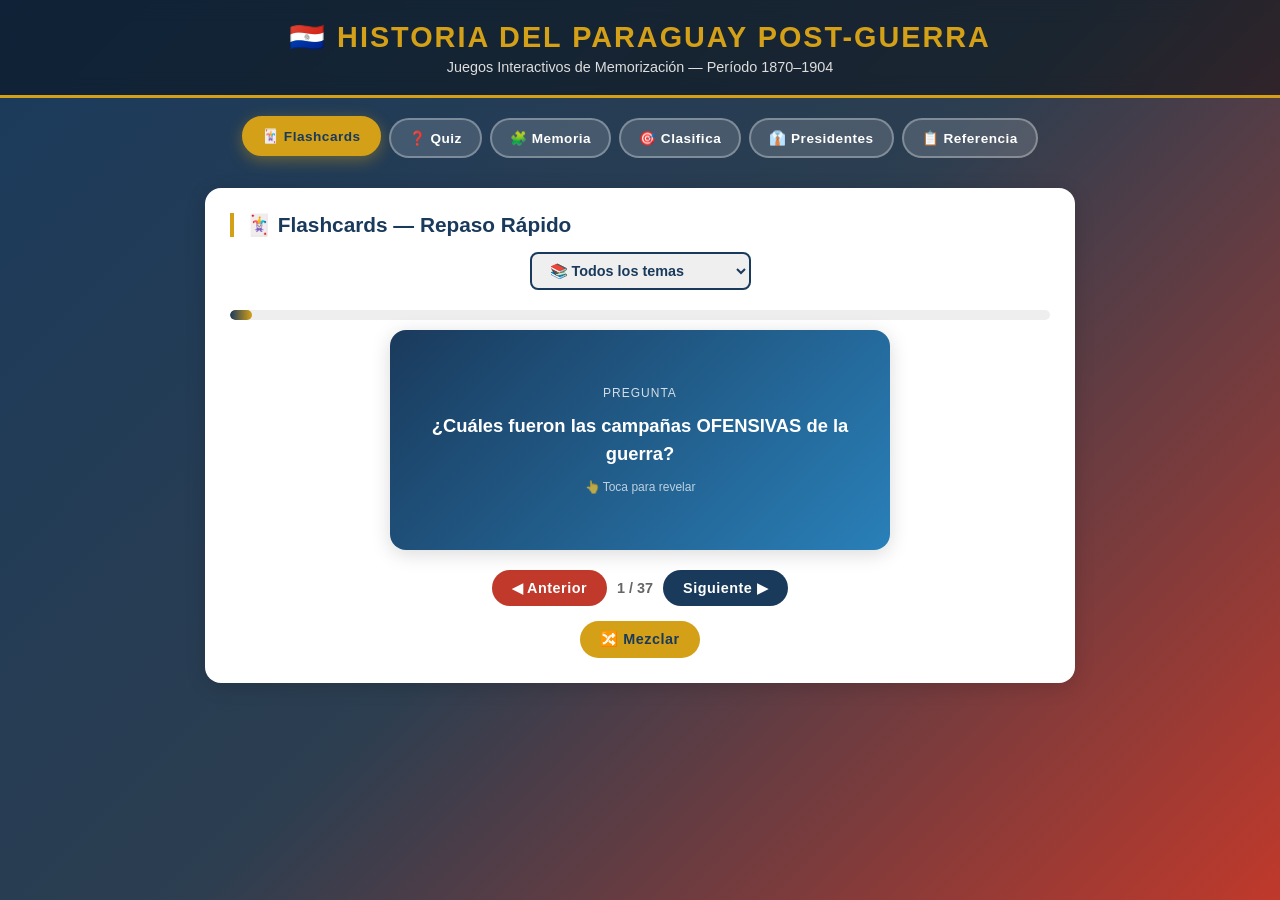
<file: parcial21.html>
<!DOCTYPE html>
<html lang="es">
<head>
<meta charset="UTF-8">
<meta name="viewport" content="width=device-width, initial-scale=1.0">
<title>Historia del Paraguay Post-Guerra — Juegos Interactivos</title>
<style>
  :root {
    --rojo: #c0392b;
    --azul: #1a3a5c;
    --dorado: #d4a017;
    --verde: #27ae60;
    --claro: #f5f0e8;
    --gris: #ecf0f1;
    --texto: #2c3e50;
    --sombra: 0 4px 20px rgba(0,0,0,0.15);
  }
  * { box-sizing: border-box; margin: 0; padding: 0; }
  body {
    font-family: 'Segoe UI', Tahoma, Geneva, Verdana, sans-serif;
    background: linear-gradient(135deg, #1a3a5c 0%, #2c3e50 50%, #c0392b 100%);
    min-height: 100vh;
    color: var(--texto);
  }
  header {
    background: rgba(0,0,0,0.4);
    backdrop-filter: blur(10px);
    padding: 20px;
    text-align: center;
    border-bottom: 3px solid var(--dorado);
  }
  header h1 { color: var(--dorado); font-size: 1.8em; letter-spacing: 2px; text-transform: uppercase; }
  header p { color: #ddd; font-size: 0.9em; margin-top: 5px; }

  /* NAV TABS */
  .nav-tabs {
    display: flex;
    justify-content: center;
    flex-wrap: wrap;
    gap: 8px;
    padding: 20px 15px 10px;
  }
  .tab-btn {
    background: rgba(255,255,255,0.15);
    color: white;
    border: 2px solid rgba(255,255,255,0.3);
    padding: 10px 18px;
    border-radius: 25px;
    cursor: pointer;
    font-size: 0.85em;
    font-weight: 600;
    transition: all 0.3s;
    letter-spacing: 0.5px;
  }
  .tab-btn:hover, .tab-btn.active {
    background: var(--dorado);
    border-color: var(--dorado);
    color: #1a3a5c;
    transform: translateY(-2px);
    box-shadow: 0 4px 15px rgba(212,160,23,0.4);
  }

  /* SECTIONS */
  .section { display: none; padding: 20px 15px 40px; max-width: 900px; margin: 0 auto; }
  .section.active { display: block; }

  .card-container {
    background: white;
    border-radius: 16px;
    padding: 25px;
    box-shadow: var(--sombra);
    margin-bottom: 20px;
  }
  .card-container h2 {
    color: var(--azul);
    font-size: 1.3em;
    margin-bottom: 15px;
    border-left: 4px solid var(--dorado);
    padding-left: 12px;
  }

  /* ======================== FLASHCARDS ======================== */
  .flashcard-nav { display: flex; align-items: center; justify-content: center; gap: 15px; margin-bottom: 20px; flex-wrap: wrap; }
  .flashcard-nav select {
    padding: 8px 14px; border-radius: 8px; border: 2px solid var(--azul);
    font-size: 0.9em; color: var(--azul); font-weight: 600; cursor: pointer;
  }
  .flashcard-scene {
    perspective: 1000px;
    width: 100%;
    max-width: 500px;
    height: 220px;
    margin: 0 auto 20px;
    cursor: pointer;
  }
  .flashcard-inner {
    position: relative; width: 100%; height: 100%;
    transform-style: preserve-3d;
    transition: transform 0.6s cubic-bezier(0.4, 0, 0.2, 1);
  }
  .flashcard-scene.flipped .flashcard-inner { transform: rotateY(180deg); }
  .flashcard-front, .flashcard-back {
    position: absolute; width: 100%; height: 100%;
    border-radius: 16px; backface-visibility: hidden;
    display: flex; flex-direction: column;
    align-items: center; justify-content: center;
    padding: 25px; text-align: center;
    box-shadow: var(--sombra);
  }
  .flashcard-front {
    background: linear-gradient(135deg, var(--azul), #2980b9);
    color: white;
  }
  .flashcard-back {
    background: linear-gradient(135deg, var(--rojo), #e74c3c);
    color: white;
    transform: rotateY(180deg);
  }
  .flashcard-front .card-label, .flashcard-back .card-label {
    font-size: 0.75em; opacity: 0.8; text-transform: uppercase;
    letter-spacing: 1px; margin-bottom: 12px;
  }
  .flashcard-front .card-text, .flashcard-back .card-text {
    font-size: 1.15em; font-weight: 700; line-height: 1.5;
  }
  .flashcard-hint { font-size: 0.75em; opacity: 0.7; margin-top: 12px; }
  .fc-controls { display: flex; gap: 10px; justify-content: center; align-items: center; flex-wrap: wrap; }
  .btn {
    padding: 10px 20px; border: none; border-radius: 25px;
    cursor: pointer; font-weight: 700; font-size: 0.9em;
    transition: all 0.25s; letter-spacing: 0.5px;
  }
  .btn-primary { background: var(--azul); color: white; }
  .btn-primary:hover { background: #2980b9; transform: translateY(-2px); box-shadow: 0 4px 12px rgba(26,58,92,0.4); }
  .btn-danger { background: var(--rojo); color: white; }
  .btn-danger:hover { background: #e74c3c; transform: translateY(-2px); }
  .btn-success { background: var(--verde); color: white; }
  .btn-success:hover { background: #2ecc71; transform: translateY(-2px); }
  .btn-gold { background: var(--dorado); color: var(--azul); }
  .btn-gold:hover { background: #e6b820; transform: translateY(-2px); }
  .progress-text { font-size: 0.9em; color: #666; font-weight: 600; }

  /* ======================== QUIZ ======================== */
  .quiz-question-box {
    background: linear-gradient(135deg, var(--azul), #2980b9);
    color: white; border-radius: 16px; padding: 25px;
    margin-bottom: 20px; text-align: center;
    font-size: 1.1em; font-weight: 600; line-height: 1.6;
    min-height: 100px; display: flex; align-items: center; justify-content: center;
  }
  .quiz-options { display: grid; grid-template-columns: 1fr 1fr; gap: 12px; margin-bottom: 20px; }
  @media(max-width: 500px) { .quiz-options { grid-template-columns: 1fr; } }
  .quiz-option {
    background: white; border: 2px solid #ddd; border-radius: 12px;
    padding: 14px 16px; cursor: pointer; font-size: 0.95em;
    font-weight: 500; transition: all 0.25s; text-align: left;
    line-height: 1.4;
  }
  .quiz-option:hover:not(.disabled) { border-color: var(--azul); background: #eaf2ff; transform: translateY(-2px); }
  .quiz-option.correct { background: #d5f5e3; border-color: var(--verde); color: #1a6a3a; }
  .quiz-option.wrong { background: #fde8e8; border-color: var(--rojo); color: #7b1a1a; }
  .quiz-option.disabled { cursor: not-allowed; }
  .quiz-feedback {
    text-align: center; padding: 12px; border-radius: 10px;
    font-weight: 700; margin-bottom: 15px; display: none;
    font-size: 1em;
  }
  .quiz-feedback.correct { background: #d5f5e3; color: #1a6a3a; }
  .quiz-feedback.wrong { background: #fde8e8; color: #7b1a1a; }
  .quiz-stats { display: flex; gap: 15px; justify-content: center; flex-wrap: wrap; margin-bottom: 15px; }
  .stat-badge {
    background: var(--gris); border-radius: 20px; padding: 6px 16px;
    font-size: 0.85em; font-weight: 700; color: var(--texto);
  }
  .stat-badge span { font-size: 1.1em; }

  /* ======================== MEMORY GAME ======================== */
  .memory-grid {
    display: grid;
    grid-template-columns: repeat(auto-fill, minmax(130px, 1fr));
    gap: 10px; margin-bottom: 20px;
  }
  .mem-card {
    height: 80px; border-radius: 10px; cursor: pointer;
    perspective: 600px; position: relative;
  }
  .mem-card-inner {
    width: 100%; height: 100%;
    position: relative; transform-style: preserve-3d;
    transition: transform 0.4s;
  }
  .mem-card.revealed .mem-card-inner, .mem-card.matched .mem-card-inner { transform: rotateY(180deg); }
  .mem-front, .mem-back {
    position: absolute; width: 100%; height: 100%;
    backface-visibility: hidden; border-radius: 10px;
    display: flex; align-items: center; justify-content: center;
    padding: 8px; text-align: center; font-size: 0.8em; font-weight: 600;
    line-height: 1.3;
  }
  .mem-front { background: linear-gradient(135deg, var(--azul), #154360); color: white; font-size: 1.5em; }
  .mem-back { background: white; border: 2px solid #ddd; color: var(--texto); transform: rotateY(180deg); }
  .mem-card.matched .mem-back { background: #d5f5e3; border-color: var(--verde); color: #1a6a3a; }
  .mem-card.wrong-pair .mem-back { background: #fde8e8; border-color: var(--rojo); }
  .memory-controls { display: flex; gap: 10px; justify-content: center; flex-wrap: wrap; margin-bottom: 15px; }
  .mem-score { text-align: center; font-size: 1em; font-weight: 600; color: var(--azul); margin-bottom: 10px; }
  .mem-category-select {
    padding: 8px 14px; border-radius: 8px; border: 2px solid var(--azul);
    font-size: 0.9em; font-weight: 600; color: var(--azul); cursor: pointer;
  }

  /* ======================== DRAG & DROP / CLASIFICA ======================== */
  .drag-container { display: grid; grid-template-columns: 1fr 1fr; gap: 20px; margin-bottom: 20px; }
  @media(max-width: 600px) { .drag-container { grid-template-columns: 1fr; } }
  .drag-zone {
    border: 2px dashed #aaa; border-radius: 14px; padding: 15px;
    min-height: 150px; transition: all 0.2s;
  }
  .drag-zone.drag-over { border-color: var(--dorado); background: #fff8e7; }
  .drag-zone h3 { text-align: center; margin-bottom: 12px; font-size: 1em; padding: 8px; border-radius: 8px; }
  .drag-zone.ofensiva h3 { background: #fde8e8; color: var(--rojo); }
  .drag-zone.defensiva h3 { background: #dbeaff; color: var(--azul); }
  .drag-zone.tratado h3 { background: #f0fde8; color: var(--verde); }
  .drag-items-pool {
    display: flex; flex-wrap: wrap; gap: 8px; justify-content: center;
    margin-bottom: 20px; padding: 15px;
    background: rgba(255,255,255,0.9); border-radius: 14px;
  }
  .drag-item {
    background: var(--azul); color: white;
    padding: 8px 14px; border-radius: 20px; cursor: grab;
    font-size: 0.9em; font-weight: 600; user-select: none;
    transition: all 0.2s; border: 2px solid transparent;
  }
  .drag-item:hover { background: #2980b9; transform: scale(1.05); }
  .drag-item.dragging { opacity: 0.5; cursor: grabbing; }
  .drag-item.correct { background: var(--verde); border-color: #1a6a3a; cursor: default; }
  .drag-item.incorrect { background: var(--rojo); border-color: #7b1a1a; }
  .drag-feedback { text-align: center; font-size: 1em; font-weight: 700; padding: 10px; border-radius: 10px; display: none; margin-bottom: 10px; }
  .drag-feedback.show { display: block; }
  .drag-feedback.win { background: #d5f5e3; color: #1a6a3a; }
  .drag-feedback.err { background: #fde8e8; color: var(--rojo); }

  /* ======================== PRESIDENTES QUIZ ======================== */
  .pres-grid { display: grid; grid-template-columns: repeat(auto-fill, minmax(200px, 1fr)); gap: 12px; margin-bottom: 20px; }
  .pres-card {
    background: white; border-radius: 12px; padding: 15px;
    border: 2px solid #ddd; cursor: pointer; transition: all 0.25s;
    text-align: center;
  }
  .pres-card:hover:not(.disabled) { border-color: var(--azul); transform: translateY(-3px); box-shadow: 0 6px 20px rgba(0,0,0,0.1); }
  .pres-card.selected { border-color: var(--dorado); background: #fffbea; }
  .pres-card.correct { border-color: var(--verde); background: #d5f5e3; }
  .pres-card.wrong { border-color: var(--rojo); background: #fde8e8; }
  .pres-name { font-weight: 700; color: var(--azul); font-size: 0.9em; margin-bottom: 4px; }
  .pres-period { font-size: 0.75em; color: #888; }

  /* ======================== WIN SCREEN ======================== */
  .win-screen {
    display: none; position: fixed; top: 0; left: 0; width: 100%; height: 100%;
    background: rgba(0,0,0,0.7); z-index: 999;
    align-items: center; justify-content: center;
  }
  .win-screen.show { display: flex; }
  .win-box {
    background: white; border-radius: 20px; padding: 40px;
    text-align: center; max-width: 350px; width: 90%;
    box-shadow: 0 20px 60px rgba(0,0,0,0.4);
    animation: popIn 0.4s cubic-bezier(0.175, 0.885, 0.32, 1.275);
  }
  @keyframes popIn { from { transform: scale(0.5); opacity: 0; } to { transform: scale(1); opacity: 1; } }
  .win-box .trophy { font-size: 4em; margin-bottom: 15px; }
  .win-box h2 { color: var(--azul); margin-bottom: 10px; }
  .win-box p { color: #555; margin-bottom: 20px; font-size: 1em; }

  /* PROGRESS BAR */
  .progress-bar-container { background: #eee; border-radius: 20px; height: 10px; margin: 10px 0; overflow: hidden; }
  .progress-bar-fill { height: 100%; background: linear-gradient(90deg, var(--azul), var(--dorado)); border-radius: 20px; transition: width 0.4s; }

  /* SCORE DISPLAY */
  .score-display {
    display: flex; gap: 10px; justify-content: center;
    flex-wrap: wrap; margin-bottom: 15px;
  }
  .score-chip {
    background: white; border-radius: 20px; padding: 6px 16px;
    font-size: 0.85em; font-weight: 700; box-shadow: 0 2px 8px rgba(0,0,0,0.1);
  }
  .score-chip.green { color: var(--verde); }
  .score-chip.red { color: var(--rojo); }
  .score-chip.blue { color: var(--azul); }

  /* REFERENCE SECTION */
  .ref-table { width: 100%; border-collapse: collapse; font-size: 0.88em; }
  .ref-table th { background: var(--azul); color: white; padding: 10px 12px; text-align: left; }
  .ref-table td { padding: 9px 12px; border-bottom: 1px solid #eee; vertical-align: top; }
  .ref-table tr:nth-child(even) td { background: #f8f9fa; }
  .ref-table tr:hover td { background: #eaf2ff; }
  .tag {
    display: inline-block; padding: 2px 10px; border-radius: 12px; font-size: 0.8em;
    font-weight: 700; margin: 2px;
  }
  .tag-ofensiva { background: #fde8e8; color: var(--rojo); }
  .tag-defensiva { background: #dbeaff; color: var(--azul); }
  .tag-brasil { background: #d5f5e3; color: #1a5e3a; }
  .tag-uruguay { background: #fff3cd; color: #7d6608; }
  .tag-argentina { background: #fde8e8; color: var(--rojo); }
</style>
</head>
<body>

<header>
  <h1>🇵🇾 Historia del Paraguay Post-Guerra</h1>
  <p>Juegos Interactivos de Memorización — Período 1870–1904</p>
</header>

<div class="nav-tabs">
  <button class="tab-btn active" onclick="showSection('flashcards')">🃏 Flashcards</button>
  <button class="tab-btn" onclick="showSection('quiz')">❓ Quiz</button>
  <button class="tab-btn" onclick="showSection('memoria')">🧩 Memoria</button>
  <button class="tab-btn" onclick="showSection('clasifica')">🎯 Clasifica</button>
  <button class="tab-btn" onclick="showSection('presidentes')">👔 Presidentes</button>
  <button class="tab-btn" onclick="showSection('referencia')">📋 Referencia</button>
</div>

<!-- ==================== FLASHCARDS ==================== -->
<div class="section active" id="flashcards">
  <div class="card-container">
    <h2>🃏 Flashcards — Repaso Rápido</h2>
    <div class="flashcard-nav">
      <select id="fc-category" onchange="loadFlashcards()">
        <option value="all">📚 Todos los temas</option>
        <option value="campaigns">⚔️ Campañas de Guerra</option>
        <option value="treaties">📜 Tratados de Paz</option>
        <option value="presidents">👔 Presidentes y Logros</option>
        <option value="gobierno">🏛️ Gobierno Provisional</option>
      </select>
    </div>
    <div class="progress-bar-container">
      <div class="progress-bar-fill" id="fc-progress" style="width:0%"></div>
    </div>
    <div class="flashcard-scene" id="flashcard-scene" onclick="flipCard()">
      <div class="flashcard-inner" id="flashcard-inner">
        <div class="flashcard-front">
          <div class="card-label">Pregunta</div>
          <div class="card-text" id="fc-front-text">Cargando...</div>
          <div class="flashcard-hint">👆 Toca para revelar</div>
        </div>
        <div class="flashcard-back">
          <div class="card-label">Respuesta</div>
          <div class="card-text" id="fc-back-text"></div>
        </div>
      </div>
    </div>
    <div class="fc-controls">
      <button class="btn btn-danger" onclick="prevCard()">◀ Anterior</button>
      <span class="progress-text" id="fc-counter">1 / 1</span>
      <button class="btn btn-primary" onclick="nextCard()">Siguiente ▶</button>
    </div>
    <div style="text-align:center; margin-top:15px;">
      <button class="btn btn-gold" onclick="shuffleCards()">🔀 Mezclar</button>
    </div>
  </div>
</div>

<!-- ==================== QUIZ ==================== -->
<div class="section" id="quiz">
  <div class="card-container">
    <h2>❓ Quiz de Opción Múltiple</h2>
    <div class="score-display">
      <div class="score-chip green">✅ Correctas: <span id="q-correct">0</span></div>
      <div class="score-chip red">❌ Errores: <span id="q-wrong">0</span></div>
      <div class="score-chip blue">📊 Total: <span id="q-total">0</span></div>
    </div>
    <div class="progress-bar-container">
      <div class="progress-bar-fill" id="quiz-progress" style="width:0%"></div>
    </div>
    <div class="quiz-question-box" id="quiz-question">Haz clic en "Nueva Pregunta" para comenzar</div>
    <div class="quiz-options" id="quiz-options"></div>
    <div class="quiz-feedback" id="quiz-feedback"></div>
    <div style="text-align:center; display:flex; gap:10px; justify-content:center; flex-wrap:wrap;">
      <button class="btn btn-primary" id="next-q-btn" onclick="loadQuizQuestion()">🎲 Nueva Pregunta</button>
      <button class="btn btn-danger" onclick="resetQuiz()">🔄 Reiniciar</button>
    </div>
  </div>
</div>

<!-- ==================== MEMORIA ==================== -->
<div class="section" id="memoria">
  <div class="card-container">
    <h2>🧩 Juego de Memoria — Encuentra los Pares</h2>
    <div class="memory-controls">
      <select class="mem-category-select" id="mem-category" onchange="startMemoryGame()">
        <option value="presidentes">👔 Presidentes ↔ Logros</option>
        <option value="tratados">📜 Tratados ↔ Países</option>
        <option value="campanas">⚔️ Campañas ↔ Tipo</option>
      </select>
      <button class="btn btn-gold" onclick="startMemoryGame()">🔄 Nuevo Juego</button>
    </div>
    <div class="mem-score" id="mem-score">Intentos: 0 | Pares: 0 / 0</div>
    <div class="memory-grid" id="memory-grid"></div>
  </div>
</div>

<!-- ==================== CLASIFICA ==================== -->
<div class="section" id="clasifica">
  <div class="card-container">
    <h2>🎯 Clasifica las Campañas y Tratados</h2>
    <p style="color:#666; font-size:0.9em; margin-bottom:15px; text-align:center;">Arrastra cada elemento a la categoría correcta</p>
    <div class="score-display">
      <div class="score-chip green">✅ Correctas: <span id="drag-correct">0</span></div>
      <div class="score-chip red">❌ Errores: <span id="drag-wrong">0</span></div>
    </div>
    <div class="drag-items-pool" id="drag-pool"></div>
    <div class="drag-feedback" id="drag-feedback"></div>
    <div class="drag-container" id="drag-zones"></div>
    <div style="text-align:center; margin-top:10px;">
      <button class="btn btn-gold" onclick="initDragGame()">🔄 Reiniciar</button>
    </div>
  </div>
</div>

<!-- ==================== PRESIDENTES ==================== -->
<div class="section" id="presidentes">
  <div class="card-container">
    <h2>👔 Juego: ¿Quién lo hizo?</h2>
    <p style="color:#666; font-size:0.9em; margin-bottom:15px; text-align:center;">Lee el logro histórico y selecciona al presidente correcto</p>
    <div class="score-display">
      <div class="score-chip green">✅ <span id="pg-correct">0</span></div>
      <div class="score-chip red">❌ <span id="pg-wrong">0</span></div>
    </div>
    <div class="quiz-question-box" id="pg-question" style="margin-bottom:20px;">Haz clic en "Nueva Pregunta"</div>
    <div class="pres-grid" id="pres-options"></div>
    <div class="quiz-feedback" id="pg-feedback"></div>
    <div style="text-align:center; margin-top:10px; display:flex; gap:10px; justify-content:center; flex-wrap:wrap;">
      <button class="btn btn-primary" onclick="loadPresidenteQuestion()">🎲 Nueva Pregunta</button>
      <button class="btn btn-danger" onclick="resetPresidenteGame()">🔄 Reiniciar</button>
    </div>
  </div>
</div>

<!-- ==================== REFERENCIA ==================== -->
<div class="section" id="referencia">
  <div class="card-container">
    <h2>⚔️ Campañas de la Guerra</h2>
    <table class="ref-table">
      <tr><th>Campaña</th><th>Tipo</th></tr>
      <tr><td>Mato Grosso</td><td><span class="tag tag-ofensiva">OFENSIVA</span></td></tr>
      <tr><td>Uruguayana</td><td><span class="tag tag-ofensiva">OFENSIVA</span></td></tr>
      <tr><td>Corrientes</td><td><span class="tag tag-ofensiva">OFENSIVA</span></td></tr>
      <tr><td>Humaitá</td><td><span class="tag tag-defensiva">DEFENSIVA</span></td></tr>
      <tr><td>Pikysyry</td><td><span class="tag tag-defensiva">DEFENSIVA</span></td></tr>
      <tr><td>Cordilleras</td><td><span class="tag tag-defensiva">DEFENSIVA</span></td></tr>
    </table>
  </div>
  <div class="card-container">
    <h2>🏛️ Gobierno Provisional — Firmantes</h2>
    <table class="ref-table">
      <tr><th>Firmante</th></tr>
      <tr><td>Cirilo Antonio Rivarola</td></tr>
      <tr><td>Carlos Loizaga</td></tr>
      <tr><td>José Díaz de Bedoya</td></tr>
    </table>
  </div>
  <div class="card-container">
    <h2>📜 Tres Tratados de Paz</h2>
    <table class="ref-table">
      <tr><th>País</th><th>Firmante Extranjero</th><th>Firmante Paraguayo</th></tr>
      <tr><td><span class="tag tag-brasil">Brasil</span></td><td>Cotegipe</td><td>Loizaga</td></tr>
      <tr><td><span class="tag tag-uruguay">Uruguay</span></td><td>Carranza</td><td>Miranda</td></tr>
      <tr><td><span class="tag tag-argentina">Argentina</span></td><td>Irigoyen</td><td>Machain</td></tr>
    </table>
  </div>
  <div class="card-container">
    <h2>👔 Presidentes Post-Guerra (1870–1904)</h2>
    <table class="ref-table">
      <tr><th>Presidente</th><th>Período</th><th>Hecho Histórico</th></tr>
      <tr><td>Rivarola</td><td>1870–1871</td><td>Primer préstamo en Londres (1 millón de libras) — primera deuda externa</td></tr>
      <tr><td>Jovellanos</td><td>1871–1874</td><td>Firmó tratados definitivos de paz y límites con Brasil y Uruguay</td></tr>
      <tr><td>Bautista Gill</td><td>1874–1877</td><td>Fundó el Colegio Nacional de la Capital (1877)</td></tr>
      <tr><td>Uriarte</td><td>1877–1878</td><td>Se creó el Banco del Paraguay</td></tr>
      <tr><td>Cándido Bareiro</td><td>1878–1880</td><td>Inició actividades del Seminario Conciliar del Paraguay (4 de abril de 1880)</td></tr>
      <tr><td>Bernardino Caballero</td><td>1880–1886</td><td>Inauguró la Escuela de Derecho (base de la actual Facultad de Derecho)</td></tr>
      <tr><td>Patricio Escobar</td><td>1886–1890</td><td>Fundó la Universidad Nacional de Asunción (1889)</td></tr>
      <tr><td>Gualberto González</td><td>1890–1894</td><td>Estableció la Contribución Directa (hoy Impuesto Inmobiliario)</td></tr>
      <tr><td>Marcos Morínigo</td><td>1894</td><td>Creó el cuerpo de vigilantes (tajhachi) para policía nocturna</td></tr>
      <tr><td>Juan B. Egusquiza</td><td>1894–1898</td><td>Promulgó la Ley de Matrimonio Civil</td></tr>
      <tr><td>Emilio Aceval</td><td>1898–1902</td><td>Organizó la Guardia Nacional</td></tr>
      <tr><td>Héctor Carballo</td><td>1902</td><td>Autorizó la emisión de monedas de níquel ("níquel león")</td></tr>
      <tr><td>Juan Antonio Escurra</td><td>1902–1904</td><td>Dictó la Ley de Colonización y Hogar (1903)</td></tr>
    </table>
  </div>
</div>

<!-- WIN SCREEN -->
<div class="win-screen" id="win-screen">
  <div class="win-box">
    <div class="trophy">🏆</div>
    <h2>¡Excelente!</h2>
    <p id="win-message">Has completado el juego perfectamente.</p>
    <button class="btn btn-primary" onclick="closeWin()">Continuar</button>
  </div>
</div>

<script>
// ============================================================
// DATA
// ============================================================
const DATA = {
  campaigns: [
    { q: "¿Cuáles fueron las campañas OFENSIVAS de la guerra?", a: "Mato Grosso, Uruguayana y Corrientes" },
    { q: "¿Cuáles fueron las campañas DEFENSIVAS de la guerra?", a: "Humaitá, Pikysyry y Cordilleras" },
    { q: "¿A qué tipo de campaña pertenece Mato Grosso?", a: "Ofensiva" },
    { q: "¿A qué tipo de campaña pertenece Uruguayana?", a: "Ofensiva" },
    { q: "¿A qué tipo de campaña pertenece Corrientes?", a: "Ofensiva" },
    { q: "¿A qué tipo de campaña pertenece Humaitá?", a: "Defensiva" },
    { q: "¿A qué tipo de campaña pertenece Pikysyry?", a: "Defensiva" },
    { q: "¿A qué tipo de campaña pertenece Cordilleras?", a: "Defensiva" },
  ],
  treaties: [
    { q: "¿Quiénes firmaron el Tratado de Paz con Brasil?", a: "Cotegipe (Brasil) y Loizaga (Paraguay)" },
    { q: "¿Quiénes firmaron el Tratado de Paz con Uruguay?", a: "Carranza (Uruguay) y Miranda (Paraguay)" },
    { q: "¿Quiénes firmaron el Tratado de Paz con Argentina?", a: "Irigoyen (Argentina) y Machain (Paraguay)" },
    { q: "¿Quién fue el representante paraguayo en el tratado con Brasil?", a: "Loizaga" },
    { q: "¿Quién fue el representante paraguayo en el tratado con Uruguay?", a: "Miranda" },
    { q: "¿Quién fue el representante paraguayo en el tratado con Argentina?", a: "Machain" },
    { q: "¿Quién fue el representante de Brasil en el Tratado de Paz?", a: "Cotegipe" },
    { q: "¿Quién fue el representante de Argentina en el Tratado de Paz?", a: "Irigoyen" },
    { q: "¿Quién fue el representante de Uruguay en el Tratado de Paz?", a: "Carranza" },
  ],
  gobierno: [
    { q: "¿Quiénes fueron los firmantes del Gobierno Provisional?", a: "Cirilo Antonio Rivarola, Carlos Loizaga y José Díaz de Bedoya" },
    { q: "Nombra un firmante del Gobierno Provisional paraguayo", a: "Cirilo Antonio Rivarola" },
    { q: "¿Cuántos miembros tenía el Gobierno Provisional?", a: "Tres: Rivarola, Loizaga y Díaz de Bedoya" },
  ],
  presidents: [
    { q: "¿Qué presidente contrató el primer préstamo en Londres por 1 millón de libras?", a: "Rivarola (1870–1871) — Primera deuda externa" },
    { q: "¿Qué presidente firmó los tratados definitivos de paz con Brasil y Uruguay?", a: "Jovellanos (1871–1874)" },
    { q: "¿Qué presidente fundó el Colegio Nacional de la Capital (1877)?", a: "Bautista Gill (1874–1877)" },
    { q: "Bajo la gestión de ¿qué presidente se creó el Banco del Paraguay?", a: "Uriarte (1877–1878)" },
    { q: "¿Qué presidente inició las actividades del Seminario Conciliar el 4 de abril de 1880?", a: "Cándido Bareiro (1878–1880)" },
    { q: "¿Qué presidente inauguró la Escuela de Derecho, base de la actual Facultad?", a: "Bernardino Caballero (1880–1886)" },
    { q: "¿Qué presidente fundó la Universidad Nacional de Asunción (UNA) en 1889?", a: "Patricio Escobar (1886–1890)" },
    { q: "¿Qué presidente estableció la Contribución Directa (Impuesto Inmobiliario)?", a: "Gualberto González (1890–1894)" },
    { q: "¿Qué presidente creó el cuerpo de vigilantes 'tajhachi' para la policía nocturna?", a: "Marcos Morínigo (1894)" },
    { q: "¿Qué presidente promulgó la Ley de Matrimonio Civil?", a: "Juan B. Egusquiza (1894–1898)" },
    { q: "¿Qué presidente organizó la Guardia Nacional al cierre del siglo XIX?", a: "Emilio Aceval (1898–1902)" },
    { q: "¿Qué presidente autorizó la emisión de las monedas de níquel 'níquel león'?", a: "Héctor Carballo (1902)" },
    { q: "¿Qué presidente dictó la Ley de Colonización y Hogar (1903)?", a: "Juan Antonio Escurra (1902–1904)" },
    { q: "¿Cuándo se fundó la UNA y quién fue el presidente?", a: "1889, bajo Patricio Escobar" },
    { q: "¿Quién fue presidente entre 1874 y 1877?", a: "Bautista Gill" },
    { q: "¿Quién fue presidente entre 1880 y 1886?", a: "Bernardino Caballero" },
    { q: "¿Quién fue presidente entre 1886 y 1890?", a: "Patricio Escobar" },
  ]
};

const ALL_CARDS = [...DATA.campaigns, ...DATA.treaties, ...DATA.gobierno, ...DATA.presidents];

// ============================================================
// NAV
// ============================================================
function showSection(id) {
  document.querySelectorAll('.section').forEach(s => s.classList.remove('active'));
  document.querySelectorAll('.tab-btn').forEach(b => b.classList.remove('active'));
  document.getElementById(id).classList.add('active');
  event.target.classList.add('active');
}

// ============================================================
// FLASHCARDS
// ============================================================
let fcCards = [], fcIndex = 0;

function loadFlashcards() {
  const cat = document.getElementById('fc-category').value;
  const map = { all: ALL_CARDS, campaigns: DATA.campaigns, treaties: DATA.treaties, presidents: DATA.presidents, gobierno: DATA.gobierno };
  fcCards = [...map[cat]];
  fcIndex = 0;
  document.getElementById('flashcard-scene').classList.remove('flipped');
  renderFlashcard();
}

function renderFlashcard() {
  if (!fcCards.length) return;
  const card = fcCards[fcIndex];
  document.getElementById('fc-front-text').textContent = card.q;
  document.getElementById('fc-back-text').textContent = card.a;
  document.getElementById('fc-counter').textContent = `${fcIndex + 1} / ${fcCards.length}`;
  document.getElementById('fc-progress').style.width = `${((fcIndex + 1) / fcCards.length) * 100}%`;
  document.getElementById('flashcard-scene').classList.remove('flipped');
}

function flipCard() { document.getElementById('flashcard-scene').classList.toggle('flipped'); }

function nextCard() {
  fcIndex = (fcIndex + 1) % fcCards.length;
  renderFlashcard();
}
function prevCard() {
  fcIndex = (fcIndex - 1 + fcCards.length) % fcCards.length;
  renderFlashcard();
}
function shuffleCards() {
  fcCards = fcCards.sort(() => Math.random() - 0.5);
  fcIndex = 0;
  renderFlashcard();
}

// ============================================================
// QUIZ
// ============================================================
const PRESIDENTS_LIST = [
  { name: "Rivarola", period: "1870–1871", fact: "Primer préstamo en Londres por un millón de libras esterlinas, primera deuda externa" },
  { name: "Jovellanos", period: "1871–1874", fact: "Firmó los tratados definitivos de paz y límites con Brasil y Uruguay" },
  { name: "Bautista Gill", period: "1874–1877", fact: "Fundó el Colegio Nacional de la Capital (1877) como el principal centro de enseñanza media" },
  { name: "Uriarte", period: "1877–1878", fact: "Bajo su gestión se creó el Banco del Paraguay" },
  { name: "Cándido Bareiro", period: "1878–1880", fact: "Inició oficialmente las actividades del Seminario Conciliar del Paraguay el 4 de abril de 1880" },
  { name: "Bernardino Caballero", period: "1880–1886", fact: "Inauguró la Escuela de Derecho, base de la actual Facultad de Derecho" },
  { name: "Patricio Escobar", period: "1886–1890", fact: "Fundó la Universidad Nacional de Asunción (1889) con sus tres facultades iniciales" },
  { name: "Gualberto González", period: "1890–1894", fact: "Estableció la Contribución Directa, conocida hoy como el Impuesto Inmobiliario" },
  { name: "Marcos Morínigo", period: "1894", fact: "Creó el cuerpo de vigilantes (tajhachi) para la policía nocturna de Asunción" },
  { name: "Juan B. Egusquiza", period: "1894–1898", fact: "Promulgó la Ley de Matrimonio Civil" },
  { name: "Emilio Aceval", period: "1898–1902", fact: "Organizó la Guardia Nacional al cierre del siglo XIX" },
  { name: "Héctor Carballo", period: "1902", fact: "Autorizó la emisión de las monedas de níquel (conocidas como 'níquel león')" },
  { name: "Juan Antonio Escurra", period: "1902–1904", fact: "Dictó la Ley de Colonización y Hogar (1903) para regular la propiedad de las tierras públicas" }
];

const QUIZ_POOL = [
  ...PRESIDENTS_LIST.map(p => ({
    q: `¿Qué hecho histórico corresponde a ${p.name} (${p.period})?`,
    correct: p.fact,
    wrong: PRESIDENTS_LIST.filter(x => x.name !== p.name).map(x => x.fact)
  })),
  ...PRESIDENTS_LIST.map(p => ({
    q: `"${p.fact}" — ¿A qué presidente corresponde?`,
    correct: `${p.name} (${p.period})`,
    wrong: PRESIDENTS_LIST.filter(x => x.name !== p.name).map(x => `${x.name} (${x.period})`)
  })),
  { q: "¿Cuántas campañas ofensivas tuvo Paraguay en la guerra?", correct: "3 — Mato Grosso, Uruguayana y Corrientes", wrong: ["2 — Humaitá y Pikysyry", "4 — Mato Grosso, Corrientes, Humaitá y Pikysyry", "1 — Solo Mato Grosso"] },
  { q: "¿Cuántas campañas defensivas tuvo Paraguay en la guerra?", correct: "3 — Humaitá, Pikysyry y Cordilleras", wrong: ["2 — Mato Grosso y Corrientes", "4 — Mato Grosso, Corrientes, Humaitá y Pikysyry", "1 — Solo Humaitá"] },
  { q: "¿Quién fue el firmante paraguayo del Tratado de Paz con Argentina?", correct: "Machain", wrong: ["Loizaga", "Miranda", "Rivarola"] },
  { q: "¿Quién fue el firmante paraguayo del Tratado de Paz con Brasil?", correct: "Loizaga", wrong: ["Machain", "Miranda", "Bedoya"] },
  { q: "¿Quién fue el firmante paraguayo del Tratado de Paz con Uruguay?", correct: "Miranda", wrong: ["Loizaga", "Machain", "Rivarola"] },
  { q: "¿Quién fue el representante de Argentina en el Tratado de Paz?", correct: "Irigoyen", wrong: ["Cotegipe", "Carranza", "Loizaga"] },
  { q: "¿Quién fue el representante de Brasil en el Tratado de Paz?", correct: "Cotegipe", wrong: ["Irigoyen", "Carranza", "Miranda"] },
  { q: "¿Cuántos miembros firmantes tuvo el Gobierno Provisional?", correct: "Tres: Rivarola, Loizaga y Díaz de Bedoya", wrong: ["Dos: Rivarola y Loizaga", "Cuatro miembros", "Cinco miembros"] },
  { q: "¿Cuál fue la primera deuda externa del Paraguay post-guerra?", correct: "Préstamo en Londres por 1 millón de libras (bajo Rivarola)", wrong: ["Préstamo en Buenos Aires", "Donación de Brasil", "Crédito uruguayo"] },
  { q: "La UNA fue fundada en 1889. ¿Con cuántas facultades iniciales?", correct: "Tres facultades", wrong: ["Una facultad", "Dos facultades", "Cinco facultades"] },
];

let quizCorrect = 0, quizWrong = 0, quizTotal = 0;
let quizAnswered = false;

function shuffle(arr) { return [...arr].sort(() => Math.random() - 0.5); }

function loadQuizQuestion() {
  quizAnswered = false;
  const q = QUIZ_POOL[Math.floor(Math.random() * QUIZ_POOL.length)];
  document.getElementById('quiz-question').textContent = q.q;

  const wrongs = shuffle(q.wrong).slice(0, 3);
  const options = shuffle([q.correct, ...wrongs]);

  const container = document.getElementById('quiz-options');
  container.innerHTML = '';
  options.forEach(opt => {
    const btn = document.createElement('button');
    btn.className = 'quiz-option';
    btn.textContent = opt;
    btn.onclick = () => checkQuizAnswer(btn, opt, q.correct);
    container.appendChild(btn);
  });

  const fb = document.getElementById('quiz-feedback');
  fb.style.display = 'none';
  fb.className = 'quiz-feedback';

  const prog = Math.min(quizTotal / 20, 1) * 100;
  document.getElementById('quiz-progress').style.width = prog + '%';
}

function checkQuizAnswer(btn, selected, correct) {
  if (quizAnswered) return;
  quizAnswered = true;
  quizTotal++;
  document.querySelectorAll('.quiz-option').forEach(b => b.classList.add('disabled'));

  const fb = document.getElementById('quiz-feedback');
  if (selected === correct) {
    btn.classList.add('correct');
    quizCorrect++;
    fb.textContent = '✅ ¡Correcto! Muy bien.';
    fb.className = 'quiz-feedback correct';
  } else {
    btn.classList.add('wrong');
    quizWrong++;
    document.querySelectorAll('.quiz-option').forEach(b => {
      if (b.textContent === correct) b.classList.add('correct');
    });
    fb.textContent = `❌ Incorrecto. La respuesta es: ${correct}`;
    fb.className = 'quiz-feedback wrong';
  }
  fb.style.display = 'block';
  document.getElementById('q-correct').textContent = quizCorrect;
  document.getElementById('q-wrong').textContent = quizWrong;
  document.getElementById('q-total').textContent = quizTotal;
}

function resetQuiz() {
  quizCorrect = quizWrong = quizTotal = 0;
  document.getElementById('q-correct').textContent = 0;
  document.getElementById('q-wrong').textContent = 0;
  document.getElementById('q-total').textContent = 0;
  document.getElementById('quiz-question').textContent = 'Haz clic en "Nueva Pregunta" para comenzar';
  document.getElementById('quiz-options').innerHTML = '';
  document.getElementById('quiz-feedback').style.display = 'none';
  document.getElementById('quiz-progress').style.width = '0%';
}

// ============================================================
// MEMORY GAME
// ============================================================
const MEM_DATA = {
  presidentes: [
    ["Rivarola", "Primer préstamo ext."],
    ["Jovellanos", "Tratados definitivos paz"],
    ["Bautista Gill", "Colegio Nacional (1877)"],
    ["Uriarte", "Banco del Paraguay"],
    ["Cándido Bareiro", "Seminario Conciliar 1880"],
    ["Bernardino Caballero", "Escuela de Derecho"],
    ["Patricio Escobar", "Fundó la UNA (1889)"],
    ["Gualberto González", "Impuesto Inmobiliario"],
    ["Marcos Morínigo", "Tajhachi (policía nocturna)"],
    ["Juan B. Egusquiza", "Ley Matrimonio Civil"],
    ["Emilio Aceval", "Guardia Nacional"],
    ["Héctor Carballo", "Monedas de níquel"],
    ["Juan A. Escurra", "Ley Colonización (1903)"],
  ],
  tratados: [
    ["Tratado con Brasil", "Cotegipe — Loizaga"],
    ["Tratado con Uruguay", "Carranza — Miranda"],
    ["Tratado con Argentina", "Irigoyen — Machain"],
    ["Firmante BR (extranjero)", "Cotegipe"],
    ["Firmante UY (extranjero)", "Carranza"],
    ["Firmante AR (extranjero)", "Irigoyen"],
    ["Firmante PY con Brasil", "Loizaga"],
    ["Firmante PY con Uruguay", "Miranda"],
    ["Firmante PY con Argentina", "Machain"],
  ],
  campanas: [
    ["Mato Grosso", "OFENSIVA"],
    ["Uruguayana", "OFENSIVA"],
    ["Corrientes", "OFENSIVA"],
    ["Humaitá", "DEFENSIVA"],
    ["Pikysyry", "DEFENSIVA"],
    ["Cordilleras", "DEFENSIVA"],
    ["3 campañas ofensivas", "Mato Grosso, Uruguayana, Corrientes"],
    ["3 campañas defensivas", "Humaitá, Pikysyry, Cordilleras"],
  ]
};

let memCards = [], memFlipped = [], memMatches = 0, memAttempts = 0, memLocked = false;

function startMemoryGame() {
  const cat = document.getElementById('mem-category').value;
  const pairs = shuffle(MEM_DATA[cat]).slice(0, 6);
  memAttempts = 0; memMatches = 0; memFlipped = []; memLocked = false;

  const cards = [];
  pairs.forEach((pair, i) => {
    cards.push({ id: i, pairId: i, text: pair[0], matched: false });
    cards.push({ id: i + pairs.length, pairId: i, text: pair[1], matched: false });
  });
  memCards = shuffle(cards);

  document.getElementById('mem-score').textContent = `Intentos: 0 | Pares: 0 / ${pairs.length}`;
  renderMemoryGrid(pairs.length);
}

function renderMemoryGrid(total) {
  const grid = document.getElementById('memory-grid');
  grid.innerHTML = '';
  memCards.forEach((card, idx) => {
    const div = document.createElement('div');
    div.className = 'mem-card' + (card.matched ? ' matched' : '');
    div.dataset.idx = idx;
    div.innerHTML = `
      <div class="mem-card-inner">
        <div class="mem-front">🇵🇾</div>
        <div class="mem-back">${card.text}</div>
      </div>`;
    if (!card.matched) div.onclick = () => flipMemCard(idx);
    grid.appendChild(div);
  });
}

function flipMemCard(idx) {
  if (memLocked || memCards[idx].matched) return;
  const cardEl = document.querySelectorAll('.mem-card')[idx];
  if (cardEl.classList.contains('revealed')) return;

  cardEl.classList.add('revealed');
  memFlipped.push(idx);

  if (memFlipped.length === 2) {
    memLocked = true;
    memAttempts++;
    const [a, b] = memFlipped;
    const cat = document.getElementById('mem-category').value;
    const total = MEM_DATA[cat].slice(0, 6).length;

    if (memCards[a].pairId === memCards[b].pairId) {
      memCards[a].matched = true;
      memCards[b].matched = true;
      memMatches++;
      document.querySelectorAll('.mem-card')[a].classList.add('matched');
      document.querySelectorAll('.mem-card')[b].classList.add('matched');
      memFlipped = [];
      memLocked = false;
      document.getElementById('mem-score').textContent = `Intentos: ${memAttempts} | Pares: ${memMatches} / ${total}`;
      if (memMatches === total) {
        setTimeout(() => showWin(`¡Completaste el juego de memoria en ${memAttempts} intentos!`), 400);
      }
    } else {
      setTimeout(() => {
        document.querySelectorAll('.mem-card')[a].classList.remove('revealed');
        document.querySelectorAll('.mem-card')[b].classList.remove('revealed');
        memFlipped = [];
        memLocked = false;
      }, 1000);
    }
    document.getElementById('mem-score').textContent = `Intentos: ${memAttempts} | Pares: ${memMatches} / ${total}`;
  }
}

// ============================================================
// DRAG & DROP
// ============================================================
const DRAG_GAME = {
  campanas: {
    items: ["Mato Grosso", "Uruguayana", "Corrientes", "Humaitá", "Pikysyry", "Cordilleras"],
    zones: [
      { id: "ofensiva", label: "⚔️ OFENSIVAS", cls: "ofensiva", correct: ["Mato Grosso", "Uruguayana", "Corrientes"] },
      { id: "defensiva", label: "🛡️ DEFENSIVAS", cls: "defensiva", correct: ["Humaitá", "Pikysyry", "Cordilleras"] }
    ]
  },
  tratados: {
    items: ["Cotegipe", "Loizaga", "Carranza", "Miranda", "Irigoyen", "Machain"],
    zones: [
      { id: "brasil", label: "🇧🇷 Tratado con BRASIL", cls: "tratado", correct: ["Cotegipe", "Loizaga"] },
      { id: "uruguay", label: "🇺🇾 Tratado con URUGUAY", cls: "tratado", correct: ["Carranza", "Miranda"] },
      { id: "argentina", label: "🇦🇷 Tratado con ARGENTINA", cls: "tratado", correct: ["Irigoyen", "Machain"] }
    ]
  }
};

let dragCorrectCount = 0, dragWrongCount = 0, currentDragItem = null, currentDragGame = 'campanas';

function initDragGame() {
  dragCorrectCount = 0; dragWrongCount = 0;
  document.getElementById('drag-correct').textContent = 0;
  document.getElementById('drag-wrong').textContent = 0;
  document.getElementById('drag-feedback').className = 'drag-feedback';
  document.getElementById('drag-feedback').textContent = '';

  const btns = document.createElement('div');
  btns.style.cssText = 'display:flex;gap:10px;justify-content:center;margin-bottom:15px;flex-wrap:wrap;';
  ['campanas', 'tratados'].forEach(key => {
    const b = document.createElement('button');
    b.className = `btn ${currentDragGame === key ? 'btn-primary' : 'btn-gold'}`;
    b.textContent = key === 'campanas' ? '⚔️ Campañas' : '📜 Tratados';
    b.onclick = () => { currentDragGame = key; initDragGame(); };
    btns.appendChild(b);
  });

  const game = DRAG_GAME[currentDragGame];
  const pool = document.getElementById('drag-pool');
  pool.innerHTML = '';
  pool.parentNode.insertBefore(btns, pool);

  // Remove old btns
  const oldBtns = pool.parentNode.querySelectorAll('div[style*="gap:10px"]');
  if (oldBtns.length > 1) oldBtns[0].remove();

  shuffle(game.items).forEach(item => {
    const el = document.createElement('div');
    el.className = 'drag-item';
    el.textContent = item;
    el.draggable = true;
    el.dataset.item = item;
    el.addEventListener('dragstart', e => { currentDragItem = item; el.classList.add('dragging'); });
    el.addEventListener('dragend', e => el.classList.remove('dragging'));
    // Touch support
    el.addEventListener('touchstart', e => { currentDragItem = item; }, { passive: true });
    pool.appendChild(el);
  });

  const zonesContainer = document.getElementById('drag-zones');
  zonesContainer.innerHTML = '';
  game.zones.forEach(zone => {
    const div = document.createElement('div');
    div.className = `drag-zone ${zone.cls}`;
    div.id = 'zone-' + zone.id;
    div.dataset.zone = zone.id;
    div.innerHTML = `<h3>${zone.label}</h3>`;
    div.addEventListener('dragover', e => { e.preventDefault(); div.classList.add('drag-over'); });
    div.addEventListener('dragleave', () => div.classList.remove('drag-over'));
    div.addEventListener('drop', e => { e.preventDefault(); div.classList.remove('drag-over'); handleDrop(zone); });
    div.addEventListener('touchend', e => { handleDrop(zone); });
    zonesContainer.appendChild(div);
  });
}

function handleDrop(zone) {
  if (!currentDragItem) return;
  const item = currentDragItem;
  currentDragItem = null;

  const el = [...document.querySelectorAll('.drag-item')].find(e => e.dataset.item === item && !e.classList.contains('correct') && !e.classList.contains('incorrect'));
  if (!el) return;

  const game = DRAG_GAME[currentDragGame];
  const zoneData = game.zones.find(z => z.id === zone.id);
  const fb = document.getElementById('drag-feedback');

  if (zoneData.correct.includes(item)) {
    el.classList.add('correct');
    dragCorrectCount++;
    document.getElementById('zone-' + zone.id).appendChild(el);
    document.getElementById('drag-pool').removeChild(el);
    el.draggable = false;
    fb.textContent = `✅ ¡Correcto! "${item}" va en ${zone.label}`;
    fb.className = 'drag-feedback show win';
    document.getElementById('drag-correct').textContent = dragCorrectCount;

    const totalItems = game.items.length;
    if (dragCorrectCount === totalItems) {
      setTimeout(() => showWin('¡Clasificaste todos los elementos correctamente!'), 400);
    }
  } else {
    el.classList.add('incorrect');
    dragWrongCount++;
    document.getElementById('drag-wrong').textContent = dragWrongCount;
    fb.textContent = `❌ "${item}" no pertenece a ${zone.label}. Intenta otra zona.`;
    fb.className = 'drag-feedback show err';
    setTimeout(() => { el.classList.remove('incorrect'); }, 800);
  }
  setTimeout(() => { fb.className = 'drag-feedback'; }, 2500);
}

// ============================================================
// PRESIDENTE GAME
// ============================================================
let pgCorrect = 0, pgWrong = 0, pgAnswered = false;

function loadPresidenteQuestion() {
  pgAnswered = false;
  const correct = PRESIDENTS_LIST[Math.floor(Math.random() * PRESIDENTS_LIST.length)];
  document.getElementById('pg-question').textContent = `"${correct.fact}"`;

  const wrongs = shuffle(PRESIDENTS_LIST.filter(p => p.name !== correct.name)).slice(0, 5);
  const options = shuffle([correct, ...wrongs]);

  const grid = document.getElementById('pres-options');
  grid.innerHTML = '';
  options.forEach(p => {
    const card = document.createElement('div');
    card.className = 'pres-card';
    card.innerHTML = `<div class="pres-name">${p.name}</div><div class="pres-period">${p.period}</div>`;
    card.onclick = () => checkPresidente(card, p.name, correct.name, correct);
    grid.appendChild(card);
  });

  document.getElementById('pg-feedback').style.display = 'none';
}

function checkPresidente(card, selected, correct, correctData) {
  if (pgAnswered) return;
  pgAnswered = true;
  document.querySelectorAll('.pres-card').forEach(c => c.classList.add('disabled'));

  const fb = document.getElementById('pg-feedback');
  if (selected === correct) {
    card.classList.add('correct');
    pgCorrect++;
    fb.textContent = `✅ ¡Correcto! ${correct} (${correctData.period})`;
    fb.className = 'quiz-feedback correct';
  } else {
    card.classList.add('wrong');
    pgWrong++;
    document.querySelectorAll('.pres-card').forEach(c => {
      if (c.querySelector('.pres-name').textContent === correct) c.classList.add('correct');
    });
    fb.textContent = `❌ Incorrecto. Era ${correct} (${correctData.period})`;
    fb.className = 'quiz-feedback wrong';
  }
  fb.style.display = 'block';
  document.getElementById('pg-correct').textContent = pgCorrect;
  document.getElementById('pg-wrong').textContent = pgWrong;
}

function resetPresidenteGame() {
  pgCorrect = pgWrong = 0;
  document.getElementById('pg-correct').textContent = 0;
  document.getElementById('pg-wrong').textContent = 0;
  document.getElementById('pg-question').textContent = 'Haz clic en "Nueva Pregunta"';
  document.getElementById('pres-options').innerHTML = '';
  document.getElementById('pg-feedback').style.display = 'none';
}

// ============================================================
// WIN SCREEN
// ============================================================
function showWin(msg) {
  document.getElementById('win-message').textContent = msg;
  document.getElementById('win-screen').classList.add('show');
}
function closeWin() { document.getElementById('win-screen').classList.remove('show'); }

// ============================================================
// INIT
// ============================================================
loadFlashcards();
startMemoryGame();
initDragGame();
</script>
</body>
</html>
</file>
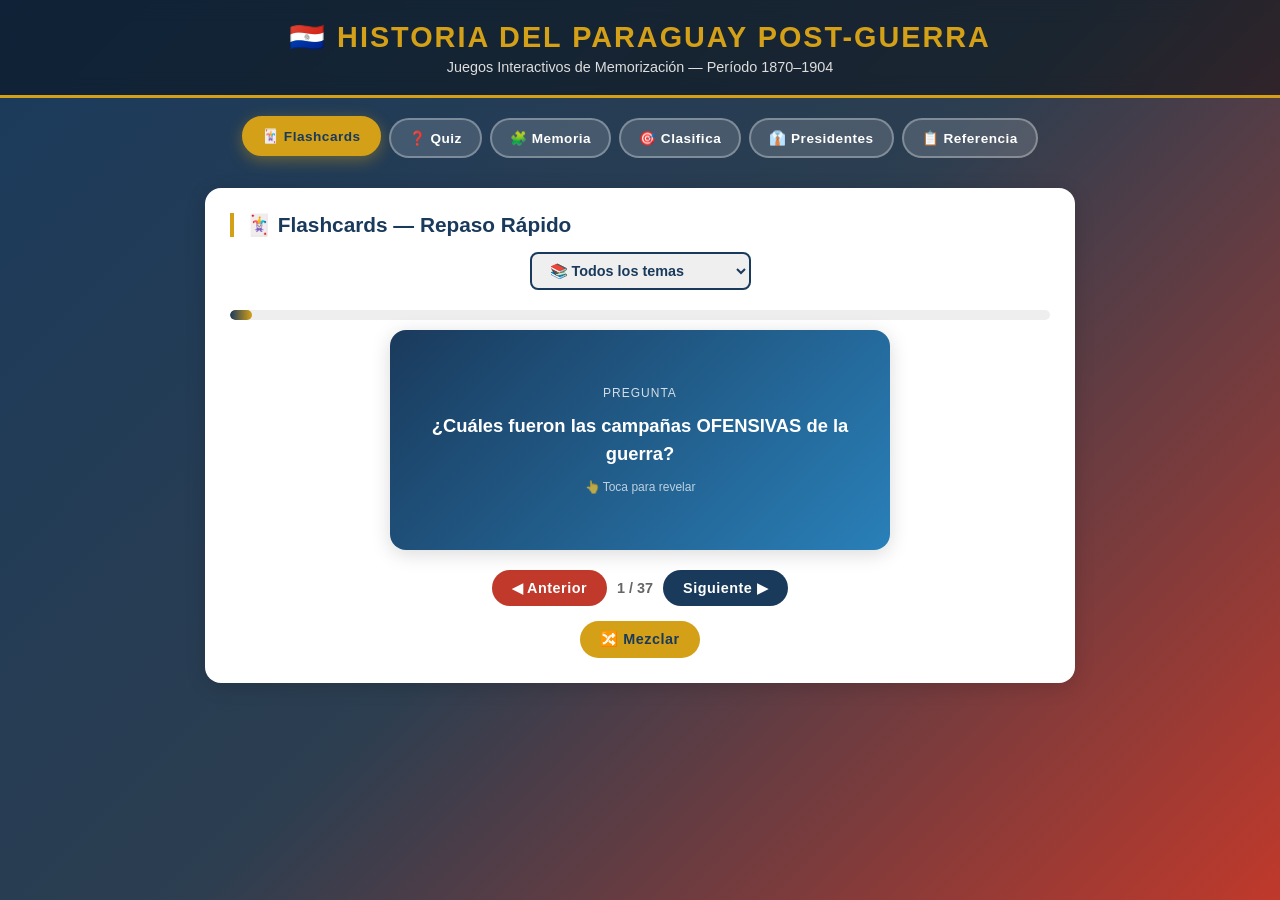
<file: practicas.html>
<!DOCTYPE html>
<html lang="es">
<head>
<meta charset="UTF-8">
<meta name="viewport" content="width=device-width, initial-scale=1.0">
<title>Historia del Paraguay Post-Guerra — Juegos Interactivos</title>
<style>
  :root {
    --rojo: #c0392b;
    --azul: #1a3a5c;
    --dorado: #d4a017;
    --verde: #27ae60;
    --claro: #f5f0e8;
    --gris: #ecf0f1;
    --texto: #2c3e50;
    --sombra: 0 4px 20px rgba(0,0,0,0.15);
  }
  * { box-sizing: border-box; margin: 0; padding: 0; }
  body {
    font-family: 'Segoe UI', Tahoma, Geneva, Verdana, sans-serif;
    background: linear-gradient(135deg, #1a3a5c 0%, #2c3e50 50%, #c0392b 100%);
    min-height: 100vh;
    color: var(--texto);
  }
  header {
    background: rgba(0,0,0,0.4);
    backdrop-filter: blur(10px);
    padding: 20px;
    text-align: center;
    border-bottom: 3px solid var(--dorado);
  }
  header h1 { color: var(--dorado); font-size: 1.8em; letter-spacing: 2px; text-transform: uppercase; }
  header p { color: #ddd; font-size: 0.9em; margin-top: 5px; }

  /* NAV TABS */
  .nav-tabs {
    display: flex;
    justify-content: center;
    flex-wrap: wrap;
    gap: 8px;
    padding: 20px 15px 10px;
  }
  .tab-btn {
    background: rgba(255,255,255,0.15);
    color: white;
    border: 2px solid rgba(255,255,255,0.3);
    padding: 10px 18px;
    border-radius: 25px;
    cursor: pointer;
    font-size: 0.85em;
    font-weight: 600;
    transition: all 0.3s;
    letter-spacing: 0.5px;
  }
  .tab-btn:hover, .tab-btn.active {
    background: var(--dorado);
    border-color: var(--dorado);
    color: #1a3a5c;
    transform: translateY(-2px);
    box-shadow: 0 4px 15px rgba(212,160,23,0.4);
  }

  /* SECTIONS */
  .section { display: none; padding: 20px 15px 40px; max-width: 900px; margin: 0 auto; }
  .section.active { display: block; }

  .card-container {
    background: white;
    border-radius: 16px;
    padding: 25px;
    box-shadow: var(--sombra);
    margin-bottom: 20px;
  }
  .card-container h2 {
    color: var(--azul);
    font-size: 1.3em;
    margin-bottom: 15px;
    border-left: 4px solid var(--dorado);
    padding-left: 12px;
  }

  /* ======================== FLASHCARDS ======================== */
  .flashcard-nav { display: flex; align-items: center; justify-content: center; gap: 15px; margin-bottom: 20px; flex-wrap: wrap; }
  .flashcard-nav select {
    padding: 8px 14px; border-radius: 8px; border: 2px solid var(--azul);
    font-size: 0.9em; color: var(--azul); font-weight: 600; cursor: pointer;
  }
  .flashcard-scene {
    perspective: 1000px;
    width: 100%;
    max-width: 500px;
    height: 220px;
    margin: 0 auto 20px;
    cursor: pointer;
  }
  .flashcard-inner {
    position: relative; width: 100%; height: 100%;
    transform-style: preserve-3d;
    transition: transform 0.6s cubic-bezier(0.4, 0, 0.2, 1);
  }
  .flashcard-scene.flipped .flashcard-inner { transform: rotateY(180deg); }
  .flashcard-front, .flashcard-back {
    position: absolute; width: 100%; height: 100%;
    border-radius: 16px; backface-visibility: hidden;
    display: flex; flex-direction: column;
    align-items: center; justify-content: center;
    padding: 25px; text-align: center;
    box-shadow: var(--sombra);
  }
  .flashcard-front {
    background: linear-gradient(135deg, var(--azul), #2980b9);
    color: white;
  }
  .flashcard-back {
    background: linear-gradient(135deg, var(--rojo), #e74c3c);
    color: white;
    transform: rotateY(180deg);
  }
  .flashcard-front .card-label, .flashcard-back .card-label {
    font-size: 0.75em; opacity: 0.8; text-transform: uppercase;
    letter-spacing: 1px; margin-bottom: 12px;
  }
  .flashcard-front .card-text, .flashcard-back .card-text {
    font-size: 1.15em; font-weight: 700; line-height: 1.5;
  }
  .flashcard-hint { font-size: 0.75em; opacity: 0.7; margin-top: 12px; }
  .fc-controls { display: flex; gap: 10px; justify-content: center; align-items: center; flex-wrap: wrap; }
  .btn {
    padding: 10px 20px; border: none; border-radius: 25px;
    cursor: pointer; font-weight: 700; font-size: 0.9em;
    transition: all 0.25s; letter-spacing: 0.5px;
  }
  .btn-primary { background: var(--azul); color: white; }
  .btn-primary:hover { background: #2980b9; transform: translateY(-2px); box-shadow: 0 4px 12px rgba(26,58,92,0.4); }
  .btn-danger { background: var(--rojo); color: white; }
  .btn-danger:hover { background: #e74c3c; transform: translateY(-2px); }
  .btn-success { background: var(--verde); color: white; }
  .btn-success:hover { background: #2ecc71; transform: translateY(-2px); }
  .btn-gold { background: var(--dorado); color: var(--azul); }
  .btn-gold:hover { background: #e6b820; transform: translateY(-2px); }
  .progress-text { font-size: 0.9em; color: #666; font-weight: 600; }

  /* ======================== QUIZ ======================== */
  .quiz-question-box {
    background: linear-gradient(135deg, var(--azul), #2980b9);
    color: white; border-radius: 16px; padding: 25px;
    margin-bottom: 20px; text-align: center;
    font-size: 1.1em; font-weight: 600; line-height: 1.6;
    min-height: 100px; display: flex; align-items: center; justify-content: center;
  }
  .quiz-options { display: grid; grid-template-columns: 1fr 1fr; gap: 12px; margin-bottom: 20px; }
  @media(max-width: 500px) { .quiz-options { grid-template-columns: 1fr; } }
  .quiz-option {
    background: white; border: 2px solid #ddd; border-radius: 12px;
    padding: 14px 16px; cursor: pointer; font-size: 0.95em;
    font-weight: 500; transition: all 0.25s; text-align: left;
    line-height: 1.4;
  }
  .quiz-option:hover:not(.disabled) { border-color: var(--azul); background: #eaf2ff; transform: translateY(-2px); }
  .quiz-option.correct { background: #d5f5e3; border-color: var(--verde); color: #1a6a3a; }
  .quiz-option.wrong { background: #fde8e8; border-color: var(--rojo); color: #7b1a1a; }
  .quiz-option.disabled { cursor: not-allowed; }
  .quiz-feedback {
    text-align: center; padding: 12px; border-radius: 10px;
    font-weight: 700; margin-bottom: 15px; display: none;
    font-size: 1em;
  }
  .quiz-feedback.correct { background: #d5f5e3; color: #1a6a3a; }
  .quiz-feedback.wrong { background: #fde8e8; color: #7b1a1a; }
  .quiz-stats { display: flex; gap: 15px; justify-content: center; flex-wrap: wrap; margin-bottom: 15px; }
  .stat-badge {
    background: var(--gris); border-radius: 20px; padding: 6px 16px;
    font-size: 0.85em; font-weight: 700; color: var(--texto);
  }
  .stat-badge span { font-size: 1.1em; }

  /* ======================== MEMORY GAME ======================== */
  .memory-grid {
    display: grid;
    grid-template-columns: repeat(auto-fill, minmax(130px, 1fr));
    gap: 10px; margin-bottom: 20px;
  }
  .mem-card {
    height: 80px; border-radius: 10px; cursor: pointer;
    perspective: 600px; position: relative;
  }
  .mem-card-inner {
    width: 100%; height: 100%;
    position: relative; transform-style: preserve-3d;
    transition: transform 0.4s;
  }
  .mem-card.revealed .mem-card-inner, .mem-card.matched .mem-card-inner { transform: rotateY(180deg); }
  .mem-front, .mem-back {
    position: absolute; width: 100%; height: 100%;
    backface-visibility: hidden; border-radius: 10px;
    display: flex; align-items: center; justify-content: center;
    padding: 8px; text-align: center; font-size: 0.8em; font-weight: 600;
    line-height: 1.3;
  }
  .mem-front { background: linear-gradient(135deg, var(--azul), #154360); color: white; font-size: 1.5em; }
  .mem-back { background: white; border: 2px solid #ddd; color: var(--texto); transform: rotateY(180deg); }
  .mem-card.matched .mem-back { background: #d5f5e3; border-color: var(--verde); color: #1a6a3a; }
  .mem-card.wrong-pair .mem-back { background: #fde8e8; border-color: var(--rojo); }
  .memory-controls { display: flex; gap: 10px; justify-content: center; flex-wrap: wrap; margin-bottom: 15px; }
  .mem-score { text-align: center; font-size: 1em; font-weight: 600; color: var(--azul); margin-bottom: 10px; }
  .mem-category-select {
    padding: 8px 14px; border-radius: 8px; border: 2px solid var(--azul);
    font-size: 0.9em; font-weight: 600; color: var(--azul); cursor: pointer;
  }

  /* ======================== DRAG & DROP / CLASIFICA ======================== */
  .drag-container { display: grid; grid-template-columns: 1fr 1fr; gap: 20px; margin-bottom: 20px; }
  @media(max-width: 600px) { .drag-container { grid-template-columns: 1fr; } }
  .drag-zone {
    border: 2px dashed #aaa; border-radius: 14px; padding: 15px;
    min-height: 150px; transition: all 0.2s;
  }
  .drag-zone.drag-over { border-color: var(--dorado); background: #fff8e7; }
  .drag-zone h3 { text-align: center; margin-bottom: 12px; font-size: 1em; padding: 8px; border-radius: 8px; }
  .drag-zone.ofensiva h3 { background: #fde8e8; color: var(--rojo); }
  .drag-zone.defensiva h3 { background: #dbeaff; color: var(--azul); }
  .drag-zone.tratado h3 { background: #f0fde8; color: var(--verde); }
  .drag-items-pool {
    display: flex; flex-wrap: wrap; gap: 8px; justify-content: center;
    margin-bottom: 20px; padding: 15px;
    background: rgba(255,255,255,0.9); border-radius: 14px;
  }
  .drag-item {
    background: var(--azul); color: white;
    padding: 8px 14px; border-radius: 20px; cursor: grab;
    font-size: 0.9em; font-weight: 600; user-select: none;
    transition: all 0.2s; border: 2px solid transparent;
  }
  .drag-item:hover { background: #2980b9; transform: scale(1.05); }
  .drag-item.dragging { opacity: 0.5; cursor: grabbing; }
  .drag-item.correct { background: var(--verde); border-color: #1a6a3a; cursor: default; }
  .drag-item.incorrect { background: var(--rojo); border-color: #7b1a1a; }
  .drag-feedback { text-align: center; font-size: 1em; font-weight: 700; padding: 10px; border-radius: 10px; display: none; margin-bottom: 10px; }
  .drag-feedback.show { display: block; }
  .drag-feedback.win { background: #d5f5e3; color: #1a6a3a; }
  .drag-feedback.err { background: #fde8e8; color: var(--rojo); }

  /* ======================== PRESIDENTES QUIZ ======================== */
  .pres-grid { display: grid; grid-template-columns: repeat(auto-fill, minmax(200px, 1fr)); gap: 12px; margin-bottom: 20px; }
  .pres-card {
    background: white; border-radius: 12px; padding: 15px;
    border: 2px solid #ddd; cursor: pointer; transition: all 0.25s;
    text-align: center;
  }
  .pres-card:hover:not(.disabled) { border-color: var(--azul); transform: translateY(-3px); box-shadow: 0 6px 20px rgba(0,0,0,0.1); }
  .pres-card.selected { border-color: var(--dorado); background: #fffbea; }
  .pres-card.correct { border-color: var(--verde); background: #d5f5e3; }
  .pres-card.wrong { border-color: var(--rojo); background: #fde8e8; }
  .pres-name { font-weight: 700; color: var(--azul); font-size: 0.9em; margin-bottom: 4px; }
  .pres-period { font-size: 0.75em; color: #888; }

  /* ======================== WIN SCREEN ======================== */
  .win-screen {
    display: none; position: fixed; top: 0; left: 0; width: 100%; height: 100%;
    background: rgba(0,0,0,0.7); z-index: 999;
    align-items: center; justify-content: center;
  }
  .win-screen.show { display: flex; }
  .win-box {
    background: white; border-radius: 20px; padding: 40px;
    text-align: center; max-width: 350px; width: 90%;
    box-shadow: 0 20px 60px rgba(0,0,0,0.4);
    animation: popIn 0.4s cubic-bezier(0.175, 0.885, 0.32, 1.275);
  }
  @keyframes popIn { from { transform: scale(0.5); opacity: 0; } to { transform: scale(1); opacity: 1; } }
  .win-box .trophy { font-size: 4em; margin-bottom: 15px; }
  .win-box h2 { color: var(--azul); margin-bottom: 10px; }
  .win-box p { color: #555; margin-bottom: 20px; font-size: 1em; }

  /* PROGRESS BAR */
  .progress-bar-container { background: #eee; border-radius: 20px; height: 10px; margin: 10px 0; overflow: hidden; }
  .progress-bar-fill { height: 100%; background: linear-gradient(90deg, var(--azul), var(--dorado)); border-radius: 20px; transition: width 0.4s; }

  /* SCORE DISPLAY */
  .score-display {
    display: flex; gap: 10px; justify-content: center;
    flex-wrap: wrap; margin-bottom: 15px;
  }
  .score-chip {
    background: white; border-radius: 20px; padding: 6px 16px;
    font-size: 0.85em; font-weight: 700; box-shadow: 0 2px 8px rgba(0,0,0,0.1);
  }
  .score-chip.green { color: var(--verde); }
  .score-chip.red { color: var(--rojo); }
  .score-chip.blue { color: var(--azul); }

  /* REFERENCE SECTION */
  .ref-table { width: 100%; border-collapse: collapse; font-size: 0.88em; }
  .ref-table th { background: var(--azul); color: white; padding: 10px 12px; text-align: left; }
  .ref-table td { padding: 9px 12px; border-bottom: 1px solid #eee; vertical-align: top; }
  .ref-table tr:nth-child(even) td { background: #f8f9fa; }
  .ref-table tr:hover td { background: #eaf2ff; }
  .tag {
    display: inline-block; padding: 2px 10px; border-radius: 12px; font-size: 0.8em;
    font-weight: 700; margin: 2px;
  }
  .tag-ofensiva { background: #fde8e8; color: var(--rojo); }
  .tag-defensiva { background: #dbeaff; color: var(--azul); }
  .tag-brasil { background: #d5f5e3; color: #1a5e3a; }
  .tag-uruguay { background: #fff3cd; color: #7d6608; }
  .tag-argentina { background: #fde8e8; color: var(--rojo); }
</style>
</head>
<body>

<header>
  <h1>🇵🇾 Historia del Paraguay Post-Guerra</h1>
  <p>Juegos Interactivos de Memorización — Período 1870–1904</p>
</header>

<div class="nav-tabs">
  <button class="tab-btn active" onclick="showSection('flashcards')">🃏 Flashcards</button>
  <button class="tab-btn" onclick="showSection('quiz')">❓ Quiz</button>
  <button class="tab-btn" onclick="showSection('memoria')">🧩 Memoria</button>
  <button class="tab-btn" onclick="showSection('clasifica')">🎯 Clasifica</button>
  <button class="tab-btn" onclick="showSection('presidentes')">👔 Presidentes</button>
  <button class="tab-btn" onclick="showSection('referencia')">📋 Referencia</button>
</div>

<!-- ==================== FLASHCARDS ==================== -->
<div class="section active" id="flashcards">
  <div class="card-container">
    <h2>🃏 Flashcards — Repaso Rápido</h2>
    <div class="flashcard-nav">
      <select id="fc-category" onchange="loadFlashcards()">
        <option value="all">📚 Todos los temas</option>
        <option value="campaigns">⚔️ Campañas de Guerra</option>
        <option value="treaties">📜 Tratados de Paz</option>
        <option value="presidents">👔 Presidentes y Logros</option>
        <option value="gobierno">🏛️ Gobierno Provisional</option>
      </select>
    </div>
    <div class="progress-bar-container">
      <div class="progress-bar-fill" id="fc-progress" style="width:0%"></div>
    </div>
    <div class="flashcard-scene" id="flashcard-scene" onclick="flipCard()">
      <div class="flashcard-inner" id="flashcard-inner">
        <div class="flashcard-front">
          <div class="card-label">Pregunta</div>
          <div class="card-text" id="fc-front-text">Cargando...</div>
          <div class="flashcard-hint">👆 Toca para revelar</div>
        </div>
        <div class="flashcard-back">
          <div class="card-label">Respuesta</div>
          <div class="card-text" id="fc-back-text"></div>
        </div>
      </div>
    </div>
    <div class="fc-controls">
      <button class="btn btn-danger" onclick="prevCard()">◀ Anterior</button>
      <span class="progress-text" id="fc-counter">1 / 1</span>
      <button class="btn btn-primary" onclick="nextCard()">Siguiente ▶</button>
    </div>
    <div style="text-align:center; margin-top:15px;">
      <button class="btn btn-gold" onclick="shuffleCards()">🔀 Mezclar</button>
    </div>
  </div>
</div>

<!-- ==================== QUIZ ==================== -->
<div class="section" id="quiz">
  <div class="card-container">
    <h2>❓ Quiz de Opción Múltiple</h2>
    <div class="score-display">
      <div class="score-chip green">✅ Correctas: <span id="q-correct">0</span></div>
      <div class="score-chip red">❌ Errores: <span id="q-wrong">0</span></div>
      <div class="score-chip blue">📊 Total: <span id="q-total">0</span></div>
    </div>
    <div class="progress-bar-container">
      <div class="progress-bar-fill" id="quiz-progress" style="width:0%"></div>
    </div>
    <div class="quiz-question-box" id="quiz-question">Haz clic en "Nueva Pregunta" para comenzar</div>
    <div class="quiz-options" id="quiz-options"></div>
    <div class="quiz-feedback" id="quiz-feedback"></div>
    <div style="text-align:center; display:flex; gap:10px; justify-content:center; flex-wrap:wrap;">
      <button class="btn btn-primary" id="next-q-btn" onclick="loadQuizQuestion()">🎲 Nueva Pregunta</button>
      <button class="btn btn-danger" onclick="resetQuiz()">🔄 Reiniciar</button>
    </div>
  </div>
</div>

<!-- ==================== MEMORIA ==================== -->
<div class="section" id="memoria">
  <div class="card-container">
    <h2>🧩 Juego de Memoria — Encuentra los Pares</h2>
    <div class="memory-controls">
      <select class="mem-category-select" id="mem-category" onchange="startMemoryGame()">
        <option value="presidentes">👔 Presidentes ↔ Logros</option>
        <option value="tratados">📜 Tratados ↔ Países</option>
        <option value="campanas">⚔️ Campañas ↔ Tipo</option>
      </select>
      <button class="btn btn-gold" onclick="startMemoryGame()">🔄 Nuevo Juego</button>
    </div>
    <div class="mem-score" id="mem-score">Intentos: 0 | Pares: 0 / 0</div>
    <div class="memory-grid" id="memory-grid"></div>
  </div>
</div>

<!-- ==================== CLASIFICA ==================== -->
<div class="section" id="clasifica">
  <div class="card-container">
    <h2>🎯 Clasifica las Campañas y Tratados</h2>
    <p style="color:#666; font-size:0.9em; margin-bottom:15px; text-align:center;">Arrastra cada elemento a la categoría correcta</p>
    <div class="score-display">
      <div class="score-chip green">✅ Correctas: <span id="drag-correct">0</span></div>
      <div class="score-chip red">❌ Errores: <span id="drag-wrong">0</span></div>
    </div>
    <div class="drag-items-pool" id="drag-pool"></div>
    <div class="drag-feedback" id="drag-feedback"></div>
    <div class="drag-container" id="drag-zones"></div>
    <div style="text-align:center; margin-top:10px;">
      <button class="btn btn-gold" onclick="initDragGame()">🔄 Reiniciar</button>
    </div>
  </div>
</div>

<!-- ==================== PRESIDENTES ==================== -->
<div class="section" id="presidentes">
  <div class="card-container">
    <h2>👔 Juego: ¿Quién lo hizo?</h2>
    <p style="color:#666; font-size:0.9em; margin-bottom:15px; text-align:center;">Lee el logro histórico y selecciona al presidente correcto</p>
    <div class="score-display">
      <div class="score-chip green">✅ <span id="pg-correct">0</span></div>
      <div class="score-chip red">❌ <span id="pg-wrong">0</span></div>
    </div>
    <div class="quiz-question-box" id="pg-question" style="margin-bottom:20px;">Haz clic en "Nueva Pregunta"</div>
    <div class="pres-grid" id="pres-options"></div>
    <div class="quiz-feedback" id="pg-feedback"></div>
    <div style="text-align:center; margin-top:10px; display:flex; gap:10px; justify-content:center; flex-wrap:wrap;">
      <button class="btn btn-primary" onclick="loadPresidenteQuestion()">🎲 Nueva Pregunta</button>
      <button class="btn btn-danger" onclick="resetPresidenteGame()">🔄 Reiniciar</button>
    </div>
  </div>
</div>

<!-- ==================== REFERENCIA ==================== -->
<div class="section" id="referencia">
  <div class="card-container">
    <h2>⚔️ Campañas de la Guerra</h2>
    <table class="ref-table">
      <tr><th>Campaña</th><th>Tipo</th></tr>
      <tr><td>Mato Grosso</td><td><span class="tag tag-ofensiva">OFENSIVA</span></td></tr>
      <tr><td>Uruguayana</td><td><span class="tag tag-ofensiva">OFENSIVA</span></td></tr>
      <tr><td>Corrientes</td><td><span class="tag tag-ofensiva">OFENSIVA</span></td></tr>
      <tr><td>Humaitá</td><td><span class="tag tag-defensiva">DEFENSIVA</span></td></tr>
      <tr><td>Pikysyry</td><td><span class="tag tag-defensiva">DEFENSIVA</span></td></tr>
      <tr><td>Cordilleras</td><td><span class="tag tag-defensiva">DEFENSIVA</span></td></tr>
    </table>
  </div>
  <div class="card-container">
    <h2>🏛️ Gobierno Provisional — Firmantes</h2>
    <table class="ref-table">
      <tr><th>Firmante</th></tr>
      <tr><td>Cirilo Antonio Rivarola</td></tr>
      <tr><td>Carlos Loizaga</td></tr>
      <tr><td>José Díaz de Bedoya</td></tr>
    </table>
  </div>
  <div class="card-container">
    <h2>📜 Tres Tratados de Paz</h2>
    <table class="ref-table">
      <tr><th>País</th><th>Firmante Extranjero</th><th>Firmante Paraguayo</th></tr>
      <tr><td><span class="tag tag-brasil">Brasil</span></td><td>Cotegipe</td><td>Loizaga</td></tr>
      <tr><td><span class="tag tag-uruguay">Uruguay</span></td><td>Carranza</td><td>Miranda</td></tr>
      <tr><td><span class="tag tag-argentina">Argentina</span></td><td>Irigoyen</td><td>Machain</td></tr>
    </table>
  </div>
  <div class="card-container">
    <h2>👔 Presidentes Post-Guerra (1870–1904)</h2>
    <table class="ref-table">
      <tr><th>Presidente</th><th>Período</th><th>Hecho Histórico</th></tr>
      <tr><td>Rivarola</td><td>1870–1871</td><td>Primer préstamo en Londres (1 millón de libras) — primera deuda externa</td></tr>
      <tr><td>Jovellanos</td><td>1871–1874</td><td>Firmó tratados definitivos de paz y límites con Brasil y Uruguay</td></tr>
      <tr><td>Bautista Gill</td><td>1874–1877</td><td>Fundó el Colegio Nacional de la Capital (1877)</td></tr>
      <tr><td>Uriarte</td><td>1877–1878</td><td>Se creó el Banco del Paraguay</td></tr>
      <tr><td>Cándido Bareiro</td><td>1878–1880</td><td>Inició actividades del Seminario Conciliar del Paraguay (4 de abril de 1880)</td></tr>
      <tr><td>Bernardino Caballero</td><td>1880–1886</td><td>Inauguró la Escuela de Derecho (base de la actual Facultad de Derecho)</td></tr>
      <tr><td>Patricio Escobar</td><td>1886–1890</td><td>Fundó la Universidad Nacional de Asunción (1889)</td></tr>
      <tr><td>Gualberto González</td><td>1890–1894</td><td>Estableció la Contribución Directa (hoy Impuesto Inmobiliario)</td></tr>
      <tr><td>Marcos Morínigo</td><td>1894</td><td>Creó el cuerpo de vigilantes (tajhachi) para policía nocturna</td></tr>
      <tr><td>Juan B. Egusquiza</td><td>1894–1898</td><td>Promulgó la Ley de Matrimonio Civil</td></tr>
      <tr><td>Emilio Aceval</td><td>1898–1902</td><td>Organizó la Guardia Nacional</td></tr>
      <tr><td>Héctor Carballo</td><td>1902</td><td>Autorizó la emisión de monedas de níquel ("níquel león")</td></tr>
      <tr><td>Juan Antonio Escurra</td><td>1902–1904</td><td>Dictó la Ley de Colonización y Hogar (1903)</td></tr>
    </table>
  </div>
</div>

<!-- WIN SCREEN -->
<div class="win-screen" id="win-screen">
  <div class="win-box">
    <div class="trophy">🏆</div>
    <h2>¡Excelente!</h2>
    <p id="win-message">Has completado el juego perfectamente.</p>
    <button class="btn btn-primary" onclick="closeWin()">Continuar</button>
  </div>
</div>

<script>
// ============================================================
// DATA
// ============================================================
const DATA = {
  campaigns: [
    { q: "¿Cuáles fueron las campañas OFENSIVAS de la guerra?", a: "Mato Grosso, Uruguayana y Corrientes" },
    { q: "¿Cuáles fueron las campañas DEFENSIVAS de la guerra?", a: "Humaitá, Pikysyry y Cordilleras" },
    { q: "¿A qué tipo de campaña pertenece Mato Grosso?", a: "Ofensiva" },
    { q: "¿A qué tipo de campaña pertenece Uruguayana?", a: "Ofensiva" },
    { q: "¿A qué tipo de campaña pertenece Corrientes?", a: "Ofensiva" },
    { q: "¿A qué tipo de campaña pertenece Humaitá?", a: "Defensiva" },
    { q: "¿A qué tipo de campaña pertenece Pikysyry?", a: "Defensiva" },
    { q: "¿A qué tipo de campaña pertenece Cordilleras?", a: "Defensiva" },
  ],
  treaties: [
    { q: "¿Quiénes firmaron el Tratado de Paz con Brasil?", a: "Cotegipe (Brasil) y Loizaga (Paraguay)" },
    { q: "¿Quiénes firmaron el Tratado de Paz con Uruguay?", a: "Carranza (Uruguay) y Miranda (Paraguay)" },
    { q: "¿Quiénes firmaron el Tratado de Paz con Argentina?", a: "Irigoyen (Argentina) y Machain (Paraguay)" },
    { q: "¿Quién fue el representante paraguayo en el tratado con Brasil?", a: "Loizaga" },
    { q: "¿Quién fue el representante paraguayo en el tratado con Uruguay?", a: "Miranda" },
    { q: "¿Quién fue el representante paraguayo en el tratado con Argentina?", a: "Machain" },
    { q: "¿Quién fue el representante de Brasil en el Tratado de Paz?", a: "Cotegipe" },
    { q: "¿Quién fue el representante de Argentina en el Tratado de Paz?", a: "Irigoyen" },
    { q: "¿Quién fue el representante de Uruguay en el Tratado de Paz?", a: "Carranza" },
  ],
  gobierno: [
    { q: "¿Quiénes fueron los firmantes del Gobierno Provisional?", a: "Cirilo Antonio Rivarola, Carlos Loizaga y José Díaz de Bedoya" },
    { q: "Nombra un firmante del Gobierno Provisional paraguayo", a: "Cirilo Antonio Rivarola" },
    { q: "¿Cuántos miembros tenía el Gobierno Provisional?", a: "Tres: Rivarola, Loizaga y Díaz de Bedoya" },
  ],
  presidents: [
    { q: "¿Qué presidente contrató el primer préstamo en Londres por 1 millón de libras?", a: "Rivarola (1870–1871) — Primera deuda externa" },
    { q: "¿Qué presidente firmó los tratados definitivos de paz con Brasil y Uruguay?", a: "Jovellanos (1871–1874)" },
    { q: "¿Qué presidente fundó el Colegio Nacional de la Capital (1877)?", a: "Bautista Gill (1874–1877)" },
    { q: "Bajo la gestión de ¿qué presidente se creó el Banco del Paraguay?", a: "Uriarte (1877–1878)" },
    { q: "¿Qué presidente inició las actividades del Seminario Conciliar el 4 de abril de 1880?", a: "Cándido Bareiro (1878–1880)" },
    { q: "¿Qué presidente inauguró la Escuela de Derecho, base de la actual Facultad?", a: "Bernardino Caballero (1880–1886)" },
    { q: "¿Qué presidente fundó la Universidad Nacional de Asunción (UNA) en 1889?", a: "Patricio Escobar (1886–1890)" },
    { q: "¿Qué presidente estableció la Contribución Directa (Impuesto Inmobiliario)?", a: "Gualberto González (1890–1894)" },
    { q: "¿Qué presidente creó el cuerpo de vigilantes 'tajhachi' para la policía nocturna?", a: "Marcos Morínigo (1894)" },
    { q: "¿Qué presidente promulgó la Ley de Matrimonio Civil?", a: "Juan B. Egusquiza (1894–1898)" },
    { q: "¿Qué presidente organizó la Guardia Nacional al cierre del siglo XIX?", a: "Emilio Aceval (1898–1902)" },
    { q: "¿Qué presidente autorizó la emisión de las monedas de níquel 'níquel león'?", a: "Héctor Carballo (1902)" },
    { q: "¿Qué presidente dictó la Ley de Colonización y Hogar (1903)?", a: "Juan Antonio Escurra (1902–1904)" },
    { q: "¿Cuándo se fundó la UNA y quién fue el presidente?", a: "1889, bajo Patricio Escobar" },
    { q: "¿Quién fue presidente entre 1874 y 1877?", a: "Bautista Gill" },
    { q: "¿Quién fue presidente entre 1880 y 1886?", a: "Bernardino Caballero" },
    { q: "¿Quién fue presidente entre 1886 y 1890?", a: "Patricio Escobar" },
  ]
};

const ALL_CARDS = [...DATA.campaigns, ...DATA.treaties, ...DATA.gobierno, ...DATA.presidents];

// ============================================================
// NAV
// ============================================================
function showSection(id) {
  document.querySelectorAll('.section').forEach(s => s.classList.remove('active'));
  document.querySelectorAll('.tab-btn').forEach(b => b.classList.remove('active'));
  document.getElementById(id).classList.add('active');
  event.target.classList.add('active');
}

// ============================================================
// FLASHCARDS
// ============================================================
let fcCards = [], fcIndex = 0;

function loadFlashcards() {
  const cat = document.getElementById('fc-category').value;
  const map = { all: ALL_CARDS, campaigns: DATA.campaigns, treaties: DATA.treaties, presidents: DATA.presidents, gobierno: DATA.gobierno };
  fcCards = [...map[cat]];
  fcIndex = 0;
  document.getElementById('flashcard-scene').classList.remove('flipped');
  renderFlashcard();
}

function renderFlashcard() {
  if (!fcCards.length) return;
  const card = fcCards[fcIndex];
  document.getElementById('fc-front-text').textContent = card.q;
  document.getElementById('fc-back-text').textContent = card.a;
  document.getElementById('fc-counter').textContent = `${fcIndex + 1} / ${fcCards.length}`;
  document.getElementById('fc-progress').style.width = `${((fcIndex + 1) / fcCards.length) * 100}%`;
  document.getElementById('flashcard-scene').classList.remove('flipped');
}

function flipCard() { document.getElementById('flashcard-scene').classList.toggle('flipped'); }

function nextCard() {
  fcIndex = (fcIndex + 1) % fcCards.length;
  renderFlashcard();
}
function prevCard() {
  fcIndex = (fcIndex - 1 + fcCards.length) % fcCards.length;
  renderFlashcard();
}
function shuffleCards() {
  fcCards = fcCards.sort(() => Math.random() - 0.5);
  fcIndex = 0;
  renderFlashcard();
}

// ============================================================
// QUIZ
// ============================================================
const PRESIDENTS_LIST = [
  { name: "Rivarola", period: "1870–1871", fact: "Primer préstamo en Londres por un millón de libras esterlinas, primera deuda externa" },
  { name: "Jovellanos", period: "1871–1874", fact: "Firmó los tratados definitivos de paz y límites con Brasil y Uruguay" },
  { name: "Bautista Gill", period: "1874–1877", fact: "Fundó el Colegio Nacional de la Capital (1877) como el principal centro de enseñanza media" },
  { name: "Uriarte", period: "1877–1878", fact: "Bajo su gestión se creó el Banco del Paraguay" },
  { name: "Cándido Bareiro", period: "1878–1880", fact: "Inició oficialmente las actividades del Seminario Conciliar del Paraguay el 4 de abril de 1880" },
  { name: "Bernardino Caballero", period: "1880–1886", fact: "Inauguró la Escuela de Derecho, base de la actual Facultad de Derecho" },
  { name: "Patricio Escobar", period: "1886–1890", fact: "Fundó la Universidad Nacional de Asunción (1889) con sus tres facultades iniciales" },
  { name: "Gualberto González", period: "1890–1894", fact: "Estableció la Contribución Directa, conocida hoy como el Impuesto Inmobiliario" },
  { name: "Marcos Morínigo", period: "1894", fact: "Creó el cuerpo de vigilantes (tajhachi) para la policía nocturna de Asunción" },
  { name: "Juan B. Egusquiza", period: "1894–1898", fact: "Promulgó la Ley de Matrimonio Civil" },
  { name: "Emilio Aceval", period: "1898–1902", fact: "Organizó la Guardia Nacional al cierre del siglo XIX" },
  { name: "Héctor Carballo", period: "1902", fact: "Autorizó la emisión de las monedas de níquel (conocidas como 'níquel león')" },
  { name: "Juan Antonio Escurra", period: "1902–1904", fact: "Dictó la Ley de Colonización y Hogar (1903) para regular la propiedad de las tierras públicas" }
];

const QUIZ_POOL = [
  ...PRESIDENTS_LIST.map(p => ({
    q: `¿Qué hecho histórico corresponde a ${p.name} (${p.period})?`,
    correct: p.fact,
    wrong: PRESIDENTS_LIST.filter(x => x.name !== p.name).map(x => x.fact)
  })),
  ...PRESIDENTS_LIST.map(p => ({
    q: `"${p.fact}" — ¿A qué presidente corresponde?`,
    correct: `${p.name} (${p.period})`,
    wrong: PRESIDENTS_LIST.filter(x => x.name !== p.name).map(x => `${x.name} (${x.period})`)
  })),
  { q: "¿Cuántas campañas ofensivas tuvo Paraguay en la guerra?", correct: "3 — Mato Grosso, Uruguayana y Corrientes", wrong: ["2 — Humaitá y Pikysyry", "4 — Mato Grosso, Corrientes, Humaitá y Pikysyry", "1 — Solo Mato Grosso"] },
  { q: "¿Cuántas campañas defensivas tuvo Paraguay en la guerra?", correct: "3 — Humaitá, Pikysyry y Cordilleras", wrong: ["2 — Mato Grosso y Corrientes", "4 — Mato Grosso, Corrientes, Humaitá y Pikysyry", "1 — Solo Humaitá"] },
  { q: "¿Quién fue el firmante paraguayo del Tratado de Paz con Argentina?", correct: "Machain", wrong: ["Loizaga", "Miranda", "Rivarola"] },
  { q: "¿Quién fue el firmante paraguayo del Tratado de Paz con Brasil?", correct: "Loizaga", wrong: ["Machain", "Miranda", "Bedoya"] },
  { q: "¿Quién fue el firmante paraguayo del Tratado de Paz con Uruguay?", correct: "Miranda", wrong: ["Loizaga", "Machain", "Rivarola"] },
  { q: "¿Quién fue el representante de Argentina en el Tratado de Paz?", correct: "Irigoyen", wrong: ["Cotegipe", "Carranza", "Loizaga"] },
  { q: "¿Quién fue el representante de Brasil en el Tratado de Paz?", correct: "Cotegipe", wrong: ["Irigoyen", "Carranza", "Miranda"] },
  { q: "¿Cuántos miembros firmantes tuvo el Gobierno Provisional?", correct: "Tres: Rivarola, Loizaga y Díaz de Bedoya", wrong: ["Dos: Rivarola y Loizaga", "Cuatro miembros", "Cinco miembros"] },
  { q: "¿Cuál fue la primera deuda externa del Paraguay post-guerra?", correct: "Préstamo en Londres por 1 millón de libras (bajo Rivarola)", wrong: ["Préstamo en Buenos Aires", "Donación de Brasil", "Crédito uruguayo"] },
  { q: "La UNA fue fundada en 1889. ¿Con cuántas facultades iniciales?", correct: "Tres facultades", wrong: ["Una facultad", "Dos facultades", "Cinco facultades"] },
];

let quizCorrect = 0, quizWrong = 0, quizTotal = 0;
let quizAnswered = false;

function shuffle(arr) { return [...arr].sort(() => Math.random() - 0.5); }

function loadQuizQuestion() {
  quizAnswered = false;
  const q = QUIZ_POOL[Math.floor(Math.random() * QUIZ_POOL.length)];
  document.getElementById('quiz-question').textContent = q.q;

  const wrongs = shuffle(q.wrong).slice(0, 3);
  const options = shuffle([q.correct, ...wrongs]);

  const container = document.getElementById('quiz-options');
  container.innerHTML = '';
  options.forEach(opt => {
    const btn = document.createElement('button');
    btn.className = 'quiz-option';
    btn.textContent = opt;
    btn.onclick = () => checkQuizAnswer(btn, opt, q.correct);
    container.appendChild(btn);
  });

  const fb = document.getElementById('quiz-feedback');
  fb.style.display = 'none';
  fb.className = 'quiz-feedback';

  const prog = Math.min(quizTotal / 20, 1) * 100;
  document.getElementById('quiz-progress').style.width = prog + '%';
}

function checkQuizAnswer(btn, selected, correct) {
  if (quizAnswered) return;
  quizAnswered = true;
  quizTotal++;
  document.querySelectorAll('.quiz-option').forEach(b => b.classList.add('disabled'));

  const fb = document.getElementById('quiz-feedback');
  if (selected === correct) {
    btn.classList.add('correct');
    quizCorrect++;
    fb.textContent = '✅ ¡Correcto! Muy bien.';
    fb.className = 'quiz-feedback correct';
  } else {
    btn.classList.add('wrong');
    quizWrong++;
    document.querySelectorAll('.quiz-option').forEach(b => {
      if (b.textContent === correct) b.classList.add('correct');
    });
    fb.textContent = `❌ Incorrecto. La respuesta es: ${correct}`;
    fb.className = 'quiz-feedback wrong';
  }
  fb.style.display = 'block';
  document.getElementById('q-correct').textContent = quizCorrect;
  document.getElementById('q-wrong').textContent = quizWrong;
  document.getElementById('q-total').textContent = quizTotal;
}

function resetQuiz() {
  quizCorrect = quizWrong = quizTotal = 0;
  document.getElementById('q-correct').textContent = 0;
  document.getElementById('q-wrong').textContent = 0;
  document.getElementById('q-total').textContent = 0;
  document.getElementById('quiz-question').textContent = 'Haz clic en "Nueva Pregunta" para comenzar';
  document.getElementById('quiz-options').innerHTML = '';
  document.getElementById('quiz-feedback').style.display = 'none';
  document.getElementById('quiz-progress').style.width = '0%';
}

// ============================================================
// MEMORY GAME
// ============================================================
const MEM_DATA = {
  presidentes: [
    ["Rivarola", "Primer préstamo ext."],
    ["Jovellanos", "Tratados definitivos paz"],
    ["Bautista Gill", "Colegio Nacional (1877)"],
    ["Uriarte", "Banco del Paraguay"],
    ["Cándido Bareiro", "Seminario Conciliar 1880"],
    ["Bernardino Caballero", "Escuela de Derecho"],
    ["Patricio Escobar", "Fundó la UNA (1889)"],
    ["Gualberto González", "Impuesto Inmobiliario"],
    ["Marcos Morínigo", "Tajhachi (policía nocturna)"],
    ["Juan B. Egusquiza", "Ley Matrimonio Civil"],
    ["Emilio Aceval", "Guardia Nacional"],
    ["Héctor Carballo", "Monedas de níquel"],
    ["Juan A. Escurra", "Ley Colonización (1903)"],
  ],
  tratados: [
    ["Tratado con Brasil", "Cotegipe — Loizaga"],
    ["Tratado con Uruguay", "Carranza — Miranda"],
    ["Tratado con Argentina", "Irigoyen — Machain"],
    ["Firmante BR (extranjero)", "Cotegipe"],
    ["Firmante UY (extranjero)", "Carranza"],
    ["Firmante AR (extranjero)", "Irigoyen"],
    ["Firmante PY con Brasil", "Loizaga"],
    ["Firmante PY con Uruguay", "Miranda"],
    ["Firmante PY con Argentina", "Machain"],
  ],
  campanas: [
    ["Mato Grosso", "OFENSIVA"],
    ["Uruguayana", "OFENSIVA"],
    ["Corrientes", "OFENSIVA"],
    ["Humaitá", "DEFENSIVA"],
    ["Pikysyry", "DEFENSIVA"],
    ["Cordilleras", "DEFENSIVA"],
    ["3 campañas ofensivas", "Mato Grosso, Uruguayana, Corrientes"],
    ["3 campañas defensivas", "Humaitá, Pikysyry, Cordilleras"],
  ]
};

let memCards = [], memFlipped = [], memMatches = 0, memAttempts = 0, memLocked = false;

function startMemoryGame() {
  const cat = document.getElementById('mem-category').value;
  const pairs = shuffle(MEM_DATA[cat]).slice(0, 6);
  memAttempts = 0; memMatches = 0; memFlipped = []; memLocked = false;

  const cards = [];
  pairs.forEach((pair, i) => {
    cards.push({ id: i, pairId: i, text: pair[0], matched: false });
    cards.push({ id: i + pairs.length, pairId: i, text: pair[1], matched: false });
  });
  memCards = shuffle(cards);

  document.getElementById('mem-score').textContent = `Intentos: 0 | Pares: 0 / ${pairs.length}`;
  renderMemoryGrid(pairs.length);
}

function renderMemoryGrid(total) {
  const grid = document.getElementById('memory-grid');
  grid.innerHTML = '';
  memCards.forEach((card, idx) => {
    const div = document.createElement('div');
    div.className = 'mem-card' + (card.matched ? ' matched' : '');
    div.dataset.idx = idx;
    div.innerHTML = `
      <div class="mem-card-inner">
        <div class="mem-front">🇵🇾</div>
        <div class="mem-back">${card.text}</div>
      </div>`;
    if (!card.matched) div.onclick = () => flipMemCard(idx);
    grid.appendChild(div);
  });
}

function flipMemCard(idx) {
  if (memLocked || memCards[idx].matched) return;
  const cardEl = document.querySelectorAll('.mem-card')[idx];
  if (cardEl.classList.contains('revealed')) return;

  cardEl.classList.add('revealed');
  memFlipped.push(idx);

  if (memFlipped.length === 2) {
    memLocked = true;
    memAttempts++;
    const [a, b] = memFlipped;
    const cat = document.getElementById('mem-category').value;
    const total = MEM_DATA[cat].slice(0, 6).length;

    if (memCards[a].pairId === memCards[b].pairId) {
      memCards[a].matched = true;
      memCards[b].matched = true;
      memMatches++;
      document.querySelectorAll('.mem-card')[a].classList.add('matched');
      document.querySelectorAll('.mem-card')[b].classList.add('matched');
      memFlipped = [];
      memLocked = false;
      document.getElementById('mem-score').textContent = `Intentos: ${memAttempts} | Pares: ${memMatches} / ${total}`;
      if (memMatches === total) {
        setTimeout(() => showWin(`¡Completaste el juego de memoria en ${memAttempts} intentos!`), 400);
      }
    } else {
      setTimeout(() => {
        document.querySelectorAll('.mem-card')[a].classList.remove('revealed');
        document.querySelectorAll('.mem-card')[b].classList.remove('revealed');
        memFlipped = [];
        memLocked = false;
      }, 1000);
    }
    document.getElementById('mem-score').textContent = `Intentos: ${memAttempts} | Pares: ${memMatches} / ${total}`;
  }
}

// ============================================================
// DRAG & DROP
// ============================================================
const DRAG_GAME = {
  campanas: {
    items: ["Mato Grosso", "Uruguayana", "Corrientes", "Humaitá", "Pikysyry", "Cordilleras"],
    zones: [
      { id: "ofensiva", label: "⚔️ OFENSIVAS", cls: "ofensiva", correct: ["Mato Grosso", "Uruguayana", "Corrientes"] },
      { id: "defensiva", label: "🛡️ DEFENSIVAS", cls: "defensiva", correct: ["Humaitá", "Pikysyry", "Cordilleras"] }
    ]
  },
  tratados: {
    items: ["Cotegipe", "Loizaga", "Carranza", "Miranda", "Irigoyen", "Machain"],
    zones: [
      { id: "brasil", label: "🇧🇷 Tratado con BRASIL", cls: "tratado", correct: ["Cotegipe", "Loizaga"] },
      { id: "uruguay", label: "🇺🇾 Tratado con URUGUAY", cls: "tratado", correct: ["Carranza", "Miranda"] },
      { id: "argentina", label: "🇦🇷 Tratado con ARGENTINA", cls: "tratado", correct: ["Irigoyen", "Machain"] }
    ]
  }
};

let dragCorrectCount = 0, dragWrongCount = 0, currentDragItem = null, currentDragGame = 'campanas';

function initDragGame() {
  dragCorrectCount = 0; dragWrongCount = 0;
  document.getElementById('drag-correct').textContent = 0;
  document.getElementById('drag-wrong').textContent = 0;
  document.getElementById('drag-feedback').className = 'drag-feedback';
  document.getElementById('drag-feedback').textContent = '';

  const btns = document.createElement('div');
  btns.style.cssText = 'display:flex;gap:10px;justify-content:center;margin-bottom:15px;flex-wrap:wrap;';
  ['campanas', 'tratados'].forEach(key => {
    const b = document.createElement('button');
    b.className = `btn ${currentDragGame === key ? 'btn-primary' : 'btn-gold'}`;
    b.textContent = key === 'campanas' ? '⚔️ Campañas' : '📜 Tratados';
    b.onclick = () => { currentDragGame = key; initDragGame(); };
    btns.appendChild(b);
  });

  const game = DRAG_GAME[currentDragGame];
  const pool = document.getElementById('drag-pool');
  pool.innerHTML = '';
  pool.parentNode.insertBefore(btns, pool);

  // Remove old btns
  const oldBtns = pool.parentNode.querySelectorAll('div[style*="gap:10px"]');
  if (oldBtns.length > 1) oldBtns[0].remove();

  shuffle(game.items).forEach(item => {
    const el = document.createElement('div');
    el.className = 'drag-item';
    el.textContent = item;
    el.draggable = true;
    el.dataset.item = item;
    el.addEventListener('dragstart', e => { currentDragItem = item; el.classList.add('dragging'); });
    el.addEventListener('dragend', e => el.classList.remove('dragging'));
    // Touch support
    el.addEventListener('touchstart', e => { currentDragItem = item; }, { passive: true });
    pool.appendChild(el);
  });

  const zonesContainer = document.getElementById('drag-zones');
  zonesContainer.innerHTML = '';
  game.zones.forEach(zone => {
    const div = document.createElement('div');
    div.className = `drag-zone ${zone.cls}`;
    div.id = 'zone-' + zone.id;
    div.dataset.zone = zone.id;
    div.innerHTML = `<h3>${zone.label}</h3>`;
    div.addEventListener('dragover', e => { e.preventDefault(); div.classList.add('drag-over'); });
    div.addEventListener('dragleave', () => div.classList.remove('drag-over'));
    div.addEventListener('drop', e => { e.preventDefault(); div.classList.remove('drag-over'); handleDrop(zone); });
    div.addEventListener('touchend', e => { handleDrop(zone); });
    zonesContainer.appendChild(div);
  });
}

function handleDrop(zone) {
  if (!currentDragItem) return;
  const item = currentDragItem;
  currentDragItem = null;

  const el = [...document.querySelectorAll('.drag-item')].find(e => e.dataset.item === item && !e.classList.contains('correct') && !e.classList.contains('incorrect'));
  if (!el) return;

  const game = DRAG_GAME[currentDragGame];
  const zoneData = game.zones.find(z => z.id === zone.id);
  const fb = document.getElementById('drag-feedback');

  if (zoneData.correct.includes(item)) {
    el.classList.add('correct');
    dragCorrectCount++;
    document.getElementById('zone-' + zone.id).appendChild(el);
    document.getElementById('drag-pool').removeChild(el);
    el.draggable = false;
    fb.textContent = `✅ ¡Correcto! "${item}" va en ${zone.label}`;
    fb.className = 'drag-feedback show win';
    document.getElementById('drag-correct').textContent = dragCorrectCount;

    const totalItems = game.items.length;
    if (dragCorrectCount === totalItems) {
      setTimeout(() => showWin('¡Clasificaste todos los elementos correctamente!'), 400);
    }
  } else {
    el.classList.add('incorrect');
    dragWrongCount++;
    document.getElementById('drag-wrong').textContent = dragWrongCount;
    fb.textContent = `❌ "${item}" no pertenece a ${zone.label}. Intenta otra zona.`;
    fb.className = 'drag-feedback show err';
    setTimeout(() => { el.classList.remove('incorrect'); }, 800);
  }
  setTimeout(() => { fb.className = 'drag-feedback'; }, 2500);
}

// ============================================================
// PRESIDENTE GAME
// ============================================================
let pgCorrect = 0, pgWrong = 0, pgAnswered = false;

function loadPresidenteQuestion() {
  pgAnswered = false;
  const correct = PRESIDENTS_LIST[Math.floor(Math.random() * PRESIDENTS_LIST.length)];
  document.getElementById('pg-question').textContent = `"${correct.fact}"`;

  const wrongs = shuffle(PRESIDENTS_LIST.filter(p => p.name !== correct.name)).slice(0, 5);
  const options = shuffle([correct, ...wrongs]);

  const grid = document.getElementById('pres-options');
  grid.innerHTML = '';
  options.forEach(p => {
    const card = document.createElement('div');
    card.className = 'pres-card';
    card.innerHTML = `<div class="pres-name">${p.name}</div><div class="pres-period">${p.period}</div>`;
    card.onclick = () => checkPresidente(card, p.name, correct.name, correct);
    grid.appendChild(card);
  });

  document.getElementById('pg-feedback').style.display = 'none';
}

function checkPresidente(card, selected, correct, correctData) {
  if (pgAnswered) return;
  pgAnswered = true;
  document.querySelectorAll('.pres-card').forEach(c => c.classList.add('disabled'));

  const fb = document.getElementById('pg-feedback');
  if (selected === correct) {
    card.classList.add('correct');
    pgCorrect++;
    fb.textContent = `✅ ¡Correcto! ${correct} (${correctData.period})`;
    fb.className = 'quiz-feedback correct';
  } else {
    card.classList.add('wrong');
    pgWrong++;
    document.querySelectorAll('.pres-card').forEach(c => {
      if (c.querySelector('.pres-name').textContent === correct) c.classList.add('correct');
    });
    fb.textContent = `❌ Incorrecto. Era ${correct} (${correctData.period})`;
    fb.className = 'quiz-feedback wrong';
  }
  fb.style.display = 'block';
  document.getElementById('pg-correct').textContent = pgCorrect;
  document.getElementById('pg-wrong').textContent = pgWrong;
}

function resetPresidenteGame() {
  pgCorrect = pgWrong = 0;
  document.getElementById('pg-correct').textContent = 0;
  document.getElementById('pg-wrong').textContent = 0;
  document.getElementById('pg-question').textContent = 'Haz clic en "Nueva Pregunta"';
  document.getElementById('pres-options').innerHTML = '';
  document.getElementById('pg-feedback').style.display = 'none';
}

// ============================================================
// WIN SCREEN
// ============================================================
function showWin(msg) {
  document.getElementById('win-message').textContent = msg;
  document.getElementById('win-screen').classList.add('show');
}
function closeWin() { document.getElementById('win-screen').classList.remove('show'); }

// ============================================================
// INIT
// ============================================================
loadFlashcards();
startMemoryGame();
initDragGame();
</script>
</body>
</html>
</file>
